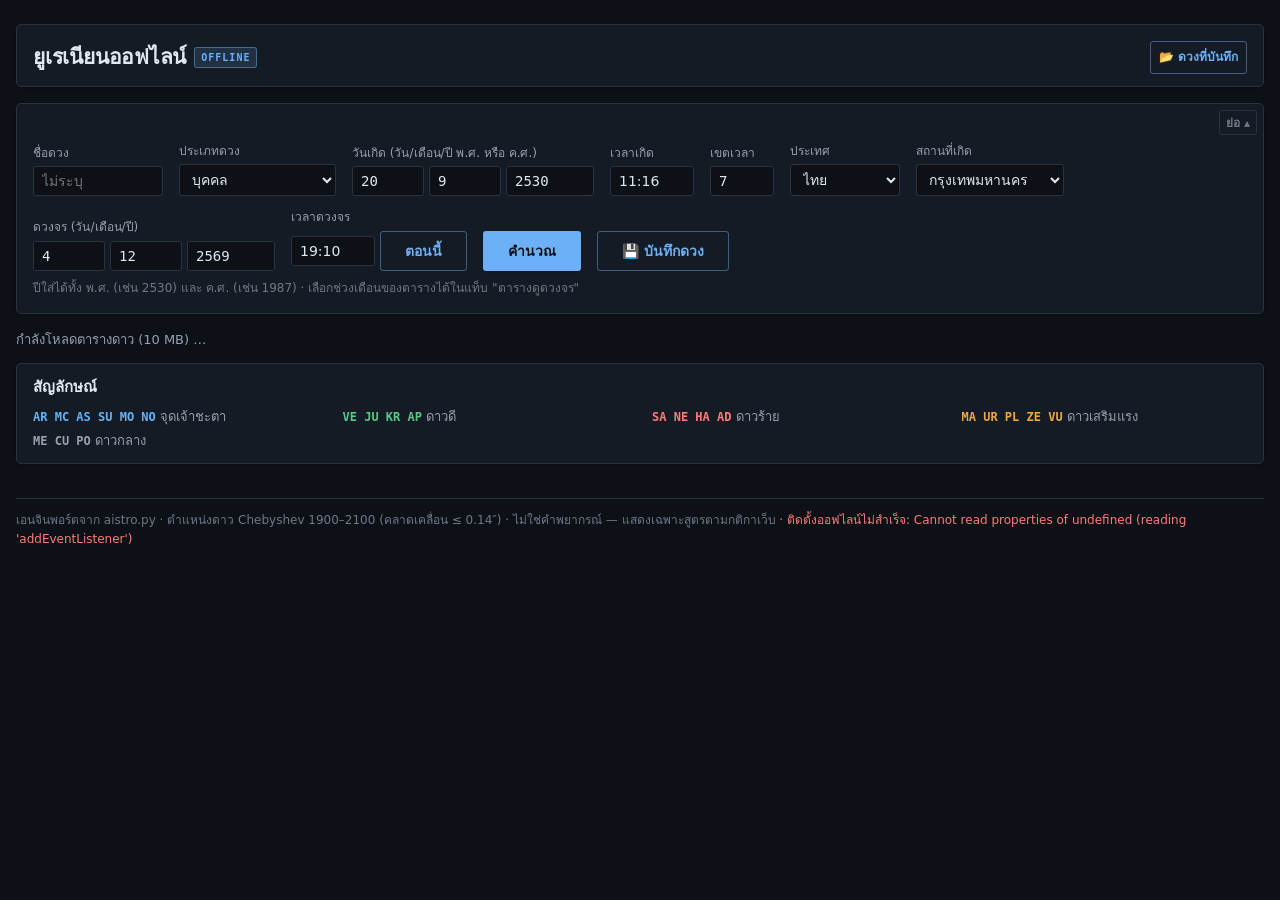
<file: index.html>
<!doctype html>
<html lang="th" data-theme="dark">
<head>
<meta charset="utf-8">
<meta name="viewport" content="width=device-width, initial-scale=1">
<title>Ur-Astro</title>
<style>
  :root { color-scheme: dark; }
  body { margin: 0; min-height: 100vh; display: grid; place-items: center;
         background: #0e1116; color: #e0e7ef; font: 16px/1.6 system-ui, sans-serif; }
  main { max-width: 360px; padding: 24px 16px; }
  h1 { font-size: 20px; margin: 0 0 4px; }
  p { color: #96a1b0; margin: 0 0 20px; font-size: 14px; }
  a { display: block; padding: 14px 16px; margin: 0 0 10px; border: 1px solid #2a3340;
      border-radius: 10px; color: #e0e7ef; text-decoration: none; background: #161b22; }
  a b { display: block; }
  a span { color: #96a1b0; font-size: 13px; }
</style>
</head>
<body>
<main>
  <h1>Ur-Astro</h1>
  <p id="note">แอปย้ายไปอยู่คนละโฟลเดอร์แล้ว — กำลังพาไปแอปยูเรเนียน …</p>
  <a href="uranian/"><b>ยูเรเนียนออฟไลน์</b><span>ghostzips.github.io/Ur-Astro/uranian/</span></a>
  <a href="map/"><b>แผนที่ดวง</b><span>ghostzips.github.io/Ur-Astro/map/</span></a>
</main>
<script>
// ถอน service worker รุ่นเก่าที่ขอบเขตราก (แอปยูเรเนียนก่อน v133) แล้วพาไปแอปยูเรเนียน
// ไม่แตะ worker ของ uranian/ และ map/ · เปิด ?stay ไว้ดูหน้านี้โดยไม่ถูกพาไป
(async () => {
  try {
    if ("serviceWorker" in navigator) {
      const root = new URL("./", location.href).href;
      for (const r of await navigator.serviceWorker.getRegistrations())
        if (r.scope === root) await r.unregister();
    }
  } catch (e) { /* ไม่มีสิทธิ์/ไม่รองรับ — ไปต่อได้ */ }
  if (!/[?&]stay\b/.test(location.search)) location.replace("uranian/");
  else document.getElementById("note").textContent = "เลือกแอป";
})();
</script>
</body>
</html>
</file>
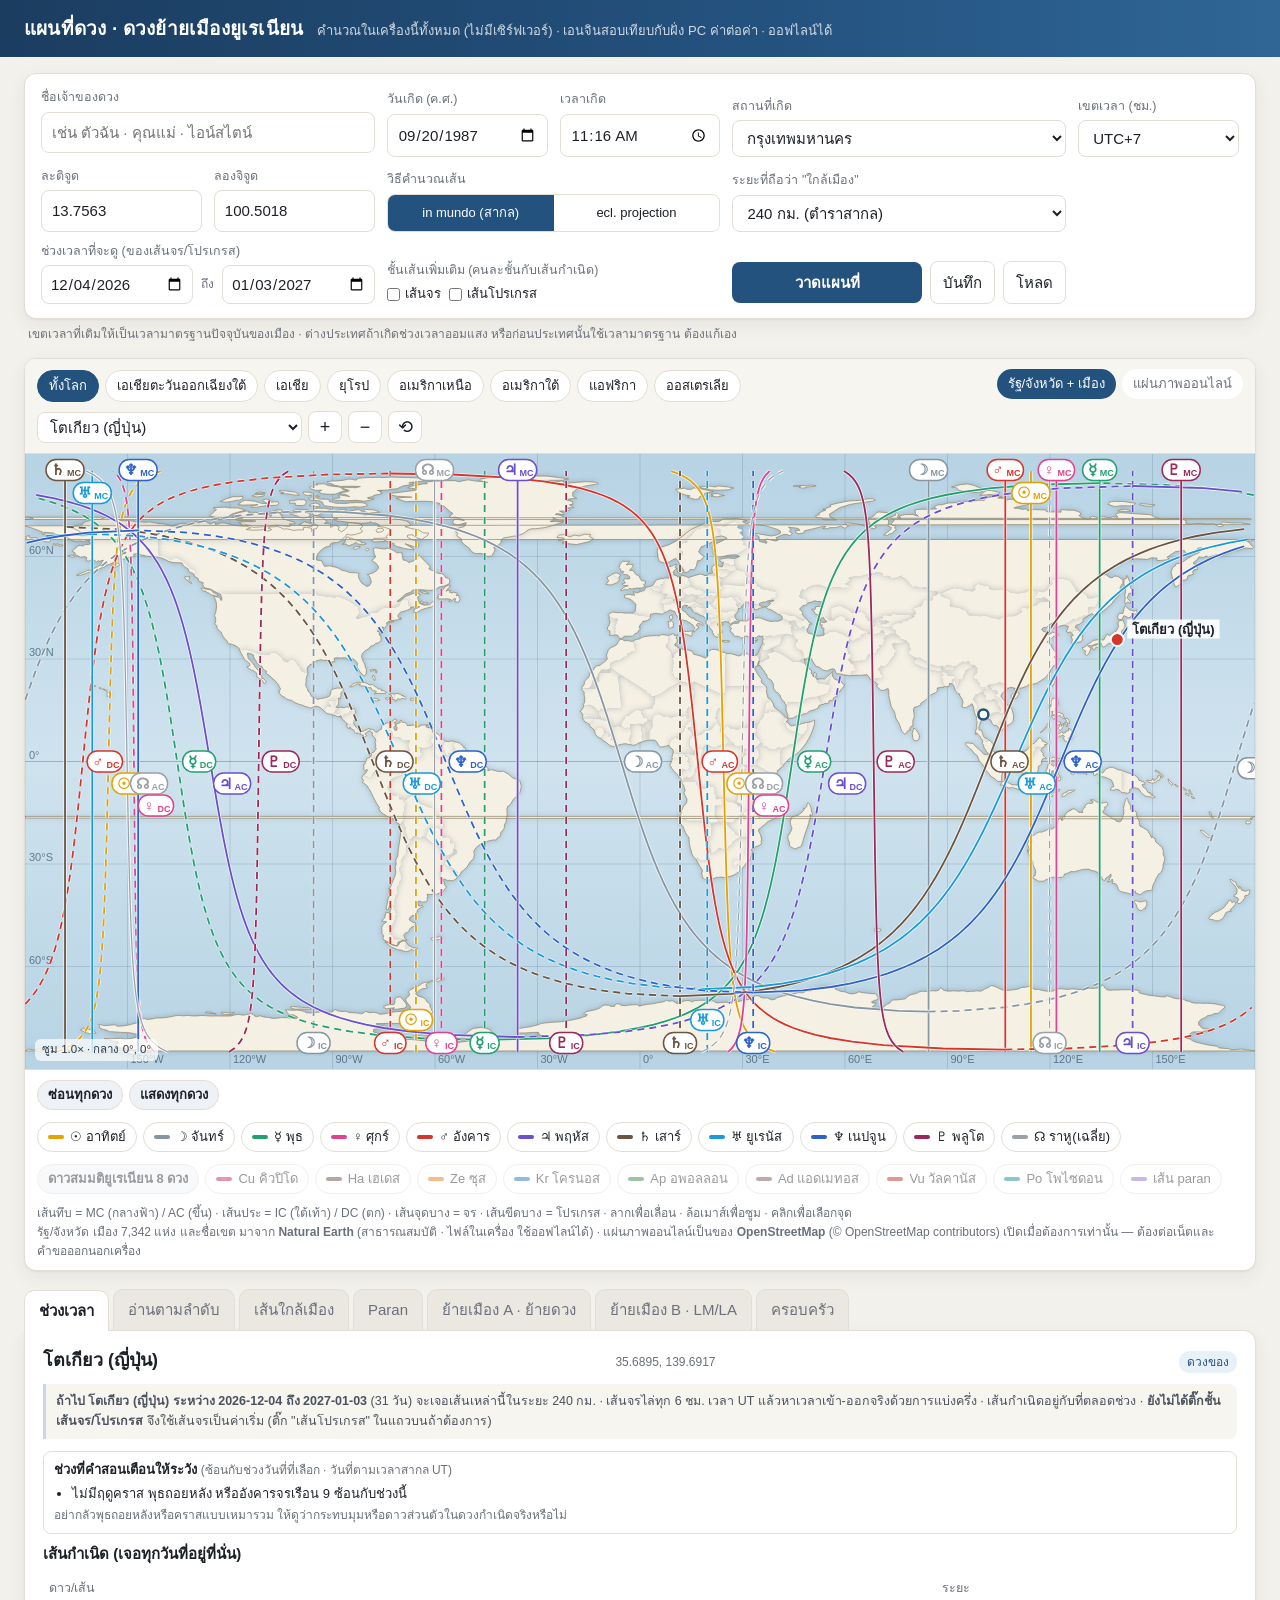
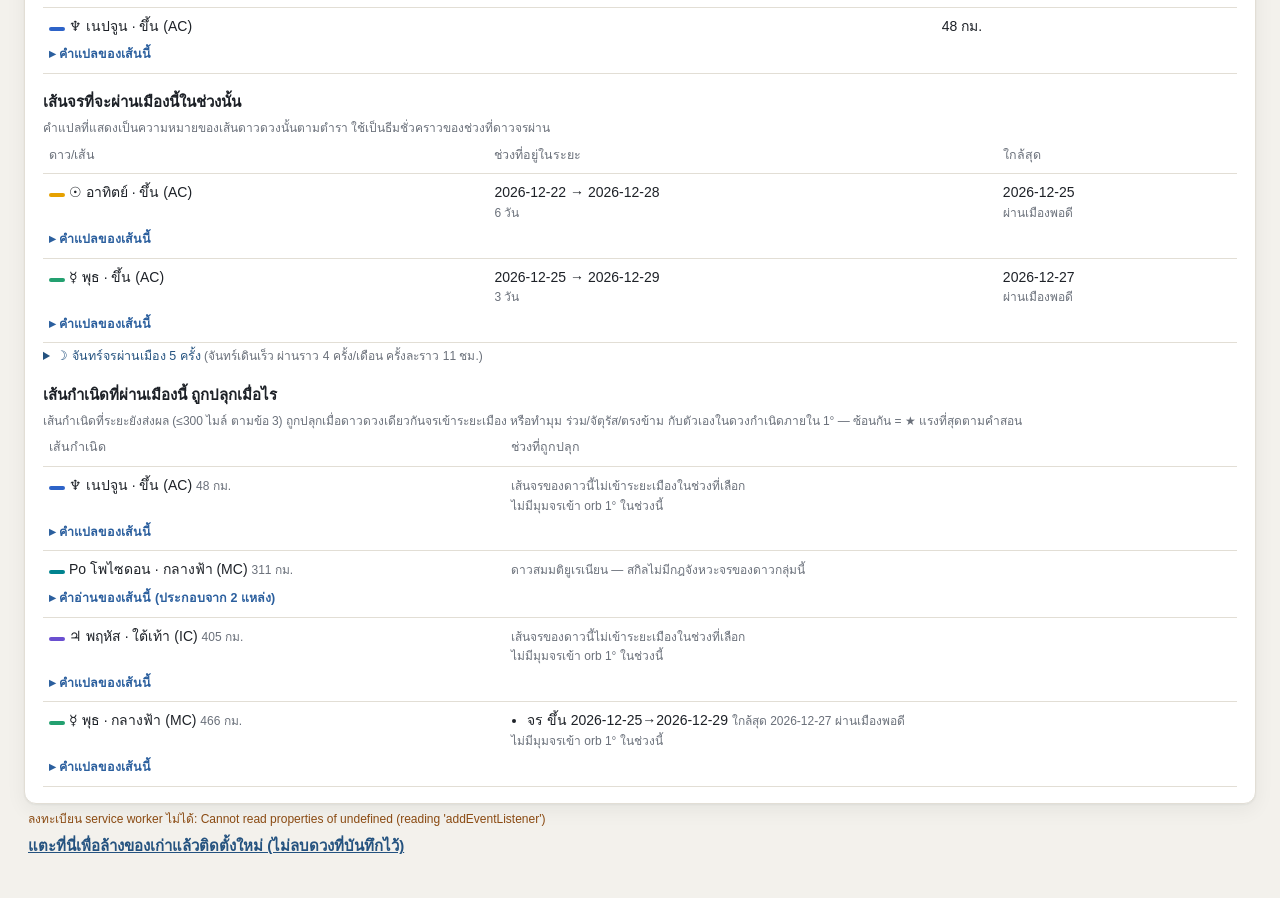
<file: map/index.html>
<!doctype html>
<html lang="th">
<head>
<meta charset="utf-8">
<meta name="viewport" content="width=device-width, initial-scale=1">
<title>แผนที่ดวง · ย้ายเมืองยูเรเนียน</title>
<link rel="manifest" href="./manifest.json">
<meta name="theme-color" content="#24527f">
<link rel="apple-touch-icon" href="./apple-touch-icon.png">
<link rel="icon" href="./icon.svg" type="image/svg+xml">
<style>
  :root{
    --bg:#f3f1ec;--card:#ffffff;--ink:#1d2127;--mute:#6a707a;--line:#e2ded5;--soft:#f7f5f0;
    --accent:#24527f;--accent-2:#3a7bb8;--warn:#b0601c;--radius:12px;
    --shadow:0 1px 2px rgba(20,30,40,.05),0 6px 20px rgba(20,30,40,.06);
  }
  *{box-sizing:border-box}
  body{margin:0;font:15px/1.55 -apple-system,"Sukhumvit Set","Noto Sans Thai",Tahoma,sans-serif;background:var(--bg);color:var(--ink)}
  header{padding:14px 24px;background:linear-gradient(90deg,#1b3d60,#24527f 60%,#2f6696);color:#fff;display:flex;gap:14px;align-items:baseline;flex-wrap:wrap}
  header h1{font-size:19px;margin:0;letter-spacing:.2px}
  header span{opacity:.8;font-size:13px}
  .wrap{max-width:1600px;margin:0 auto;padding:16px 24px 40px}
  @media (max-width:700px){.wrap{padding:12px 16px 32px}}
  .card{background:var(--card);border:1px solid var(--line);border-radius:var(--radius);box-shadow:var(--shadow)}
  /* ฟอร์มแถวบน */
  .form{display:grid;grid-template-columns:repeat(auto-fit,minmax(150px,1fr));gap:10px 12px;padding:14px 16px;align-items:end}
  .form .wide{grid-column:span 2}
  #fCoordBtn{display:none}
  #coordBtn{width:auto;padding:7px 12px;cursor:pointer;font-size:13px}
  /* ── จอมือถือ: ลำดับแถวตามที่ผู้ใช้สั่ง (22 ก.ย. 2026) — PC ไม่เปลี่ยน ──
     1 ชื่อ · 2 วันเกิด+เวลาเกิด · 3 สถานที่เกิด+เขตเวลา · 4 ช่วงเวลาที่จะดู · 5 วิธีคำนวณ+ชั้นเส้น+ระยะ · ปุ่ม
     ละติจูด/ลองจิจูดพับไว้ (เติมให้เองจากสถานที่เกิด) กดปุ่มเพื่อแก้เองได้ */
  @media (max-width:700px){
    .form{grid-template-columns:1fr 1fr}
    .form .wide{grid-column:span 2}
    #fOwner{order:1}
    #fDate{order:2}   #fTime{order:3}
    #fPlace{order:4;grid-column:span 1}   #fTz{order:5}
    #fRange{order:6}
    #fMethod{order:7} #fKinds{order:8}  #fOrb{order:9}
    #fCoordBtn{order:10;display:block}
    #fLat{order:11;display:none}  #fLon{order:12;display:none}
    .form.coords #fLat,.form.coords #fLon{display:block}
    #actions{order:13}
    #fRange .dyn{flex-wrap:nowrap}
    #fRange input[type=date]{flex:1;min-width:0}
  }
  label{display:block;font-size:12.5px;color:var(--mute);margin:0 0 4px}
  input,select,button{font:inherit;width:100%;padding:8px 10px;border:1px solid var(--line);border-radius:8px;background:#fff;color:var(--ink)}
  input:focus,select:focus{outline:2px solid #b9d2ea;border-color:var(--accent-2)}
  .seg{display:flex;border:1px solid var(--line);border-radius:8px;overflow:hidden}
  .seg button{border:0;border-radius:0;flex:1;cursor:pointer;background:#fff;font-size:13px;padding:8px 6px;white-space:nowrap}
  .seg button.on{background:var(--accent);color:#fff}
  button.primary{background:var(--accent);color:#fff;border:0;cursor:pointer;font-weight:600}
  button.primary:hover{background:var(--accent-2)}
  .hint{font-size:12px;color:var(--mute)}
  .row{display:flex;gap:8px;align-items:center;flex-wrap:wrap}
  .row input,.row select{flex:1;min-width:0}
  .row button{width:auto;white-space:nowrap;cursor:pointer;padding:8px 12px}
  .row button.danger{color:#b3261e;border-color:#e3bdb9}
  #savemsg{font-size:12.5px;color:#1d6b3a;margin:4px 0 0}
  #actions{position:relative}
  /* ลำดับความสำคัญของพื้นที่: ข้อความในปุ่มต้องไม่ถูกบีบก่อน แล้วค่อยยอมให้ตกบรรทัด
     เดิม #go เป็นตัวเดียวที่ยอมหด (flex:1;min-width:0) จอแคบ/ฟอนต์ใหญ่จึงบีบ "วาดแผนที่" จนเล็กมาก (ผู้ใช้แจ้ง 22 ก.ย. 2026) */
  #actions{flex-wrap:wrap}
  #actions button{padding:9px 12px;white-space:nowrap;flex:0 0 auto}
  #actions #go{flex:1 1 auto;min-width:-webkit-fit-content;min-width:fit-content}
  /* ป๊อปอัพเลือกดวง: เล็ก สะอาด ปิดง่าย · ใช้ .show() ไม่ใช่ showModal() ตามกติกาโปรเจกต์ (ไม่หรี่หน้าจอ) */
  #loaddlg{position:absolute;top:calc(100% + 6px);right:0;left:auto;margin:0;z-index:30;
    width:min(320px,calc(100vw - 40px));max-height:60vh;overflow:auto;padding:0;
    border:1px solid var(--line);border-radius:12px;box-shadow:0 10px 30px rgba(20,35,55,.22);background:#fff}
  #loaddlg::backdrop{background:transparent}
  .dlghead{display:flex;align-items:center;gap:8px;padding:9px 12px;border-bottom:1px solid var(--line);
    font-weight:600;font-size:14px;position:sticky;top:0;background:#fff}
  .dlghead button{width:auto;margin-left:auto;padding:2px 8px;border:0;background:transparent;cursor:pointer;font-size:16px;color:var(--mute)}
  .dlgrow{display:flex;align-items:center;border-bottom:1px solid var(--line)}
  .dlgrow:last-child{border-bottom:0}
  .dlgrow .pick{flex:1;text-align:left;border:0;border-radius:0;background:transparent;cursor:pointer;padding:10px 12px;min-height:42px}
  .dlgrow .pick b{display:block;font-size:14px}
  .dlgrow .pick span{font-size:12px;color:var(--mute)}
  .dlgrow .pick:hover{background:#f2f6fb}
  .dlgrow .rm{width:auto;border:0;background:transparent;color:#b3261e;cursor:pointer;padding:10px 12px;font-size:13px}
  .dlgempty{padding:14px 12px;font-size:13px;color:var(--mute)}
  .dyn{display:flex;gap:8px;align-items:center;flex-wrap:wrap}
  .dyn .ck{display:flex;align-items:center;gap:5px;margin:0;font-size:13px;color:var(--ink);white-space:nowrap}
  .dyn .ck input{width:auto;margin:0}
  .dyn input[type=date]{width:auto;flex:1;min-width:140px;padding:6px 8px}
  /* แผนที่ */
  .mapcard{margin-top:14px;overflow:hidden}
  .maptools{display:flex;flex-wrap:wrap;gap:8px;align-items:center;padding:10px 12px;border-bottom:1px solid var(--line);background:var(--soft)}
  .maptools .grp{display:flex;gap:6px;flex-wrap:wrap;align-items:center}
  .chip{width:auto;padding:5px 11px;border-radius:16px;font-size:13px;cursor:pointer;background:#fff}
  .chip.on{background:var(--accent);color:#fff;border-color:var(--accent)}
  .linebtn{display:inline-flex;width:auto;align-items:center;gap:4px;margin:2px 3px 2px 0;padding:2px 9px;border:1px solid #cfd6de;
    border-radius:14px;background:#fff;font:inherit;font-size:12.5px;cursor:pointer;white-space:nowrap}
  .linebtn:hover{border-color:var(--accent);background:#f2f6fb}
  .linebtn .sw{width:9px;height:9px;border-radius:50%;display:inline-block}
  .lbtns{margin-top:3px;display:flex;flex-wrap:wrap;gap:2px}
  .iconbtn{width:34px;height:32px;padding:0;font-size:18px;line-height:1;cursor:pointer;background:#fff}
  .maptools select{width:auto;min-width:210px;padding:5px 8px}
  .spacer{flex:1}
  #mapwrap{position:relative;width:100%;aspect-ratio:2/1;background:#bcd6e6;cursor:grab;touch-action:none}
  #mapwrap.drag{cursor:grabbing}
  /* มือถือ: กรอบ 2:1 สูงแค่ ~170px ป้าย 44 เส้นอัดกันจนอ่านไม่ได้ (ภาพจากเครื่องจริง 21 ก.ย. 2026) → กรอบ 4:5 */
  @media (max-width:700px){#mapwrap{aspect-ratio:4/5}}
  #map{width:100%;height:100%;display:block}
  #flashtip{position:absolute;left:8px;top:8px;background:rgba(20,28,38,.86);color:#fff;font-size:12.5px;
    padding:4px 10px;border-radius:14px;pointer-events:none}
  #tip{position:absolute;pointer-events:none;background:rgba(18,24,31,.9);color:#fff;font-size:12.5px;padding:5px 9px;border-radius:7px;display:none;white-space:nowrap;box-shadow:0 4px 12px rgba(0,0,0,.2)}
  #status{position:absolute;left:10px;bottom:8px;font-size:11.5px;color:#2b3a47;background:rgba(255,255,255,.7);padding:2px 7px;border-radius:6px}
  .legend{display:flex;flex-wrap:wrap;gap:6px;padding:10px 12px;border-top:1px solid var(--line)}
  .legend label{display:flex;align-items:center;gap:6px;margin:0;padding:4px 10px;border:1px solid var(--line);border-radius:16px;cursor:pointer;color:var(--ink);font-size:13px;background:#fff;user-select:none}
  .legend label.off{opacity:.45}
  .legend .legsep{flex-basis:100%;height:0}
  .legend label.group{font-weight:600;background:#eef2f7}
  .legend input{display:none}
  @media (max-width:700px){.legend{gap:8px}.legend label{padding:9px 13px;font-size:14px}}   /* เป้าแตะ ≥38px — ต้องอยู่หลังกฎ .legend label ข้างบน ไม่งั้นถูกทับ (เจอจริง) */
  .teach{margin-top:6px;font-size:12.5px}
  /* v16 ป้ายข้อเท็จจริงต่อเส้น + กล่องสรุปเมือง — พับไว้ก่อน แตะแล้วขยาย (จอมือถือไม่ยาวเกิน) */
  details.facts{margin-top:4px;font-size:12.5px}
  details.facts>summary{cursor:pointer;color:var(--accent)}
  details.facts ul,.citysum ul{margin:4px 0 0;padding-left:18px}
  details.facts li,.citysum li{margin:2px 0}
  .warn{color:#b0451f;font-weight:600}
  .famsel{display:flex;flex-wrap:wrap;gap:6px 14px;margin-top:6px}
  .famrow{display:flex;align-items:center;gap:6px;font-size:13.5px;color:var(--ink);margin:0}
  .famrow input{width:auto}
  .famrow select{width:auto;padding:2px 6px;font-size:12.5px}
  details.gstep{border-bottom:1px solid var(--line);padding:6px 0}
  details.gstep>summary{cursor:pointer;list-style:none;padding:6px 0}
  details.gstep>summary::-webkit-details-marker{display:none}
  details.gstep>summary .gtitle{display:block;font-weight:700;font-size:15px;color:var(--ink)}
  details.gstep>summary .gtitle::before{content:"▸ ";color:var(--accent)}
  details.gstep[open]>summary .gtitle::before{content:"▾ "}
  details.gstep>summary .gline{display:block;font-size:12.5px;color:var(--mute);margin-top:2px}
  .citysum{border:1px solid var(--line);border-radius:8px;padding:8px 10px;margin:8px 0;font-size:13px;background:#fff}
  .teach>summary{cursor:pointer;color:#2b5f9e;font-weight:600;list-style:none}
  .teach>summary::-webkit-details-marker{display:none}
  .teach>summary::before{content:"▸ ";}
  .teach[open]>summary::before{content:"▾ ";}
  .teach ul{margin:6px 0 0;padding-left:18px;color:#39434e;line-height:1.55}
  .teach li{margin-bottom:5px}
  .teach a{color:#2b5f9e;text-decoration:none;white-space:nowrap}
  .teach a:hover{text-decoration:underline}
  .rd{margin:6px 0 8px;font-size:13.5px;line-height:1.65;color:#2d3540}
  .rd p{margin:0 0 5px}
  .rd .note{background:#fbf6ea;border-left:3px solid #e0c894;padding:5px 9px;border-radius:0 6px 6px 0;font-size:12.5px;color:#6b5626}
  .rd .mv{background:#ffe9a8;border-radius:4px;padding:0 3px;font-weight:600}
  .gate{background:#eef4fb;border:1px solid #cfdfef;border-left:4px solid var(--accent);border-radius:8px;
    padding:9px 12px;margin:16px 0 4px;display:flex;flex-wrap:wrap;gap:8px;align-items:center}
  .hw{font-size:10.5px;padding:1px 6px;border-radius:9px;vertical-align:1px}
  .hw-เบา{background:#dff0e2;color:#276b3a}
  .hw-หนัก{background:#f7e3e0;color:#93361f}
  .dg-เกษตร,.dg-อุจ{color:#1d6b3a}
  .dg-ประ,.dg-นิจ{color:#a33f22}
  .ac-หนัก{color:#a33f22}
  .ac-ช่วย{color:#1d6b3a}
  .ac-ร่วม{color:#5c5348}
  .sum5{background:#f4f7fb;border:1px solid #dbe5ef;border-radius:10px;padding:10px 14px;margin:6px 0 12px}
  .sum5 .head{font-weight:600;margin:0 0 8px}
  .sum5 ul{margin:2px 0 10px;padding-left:20px}
  .sum5 ul.lite{margin:2px 0 6px;padding-left:16px;font-size:12.5px;color:#4a5462}
  .sum5 p{margin:6px 0 2px}
.cits{font-size:11.5px;color:#8b97a3}
  .read{margin:6px 0 2px;font-size:13px}
  .read ul{margin:0;padding-left:16px;line-height:1.6}
  .read li{margin-bottom:4px}
  .read li.w{color:#8a4a12}
  .tg{display:inline-block;font-size:10.5px;font-weight:700;padding:1px 6px;border-radius:9px;vertical-align:1px}
  .tg.both{background:#dff0e2;color:#276b3a}
  .tg.h{background:#e3ecf7;color:#2b5f9e}
  .tg.a{background:#f5ead6;color:#8a6420}
  .cits{overflow-wrap:anywhere}
  .cits a{color:#7a8794;text-decoration:none;font-size:11.5px;margin-left:4px}
  .cits a:hover{text-decoration:underline}
  .teach.ac>summary{color:#7a5a20}
  .teach.cat{border:1px solid var(--line);border-radius:10px;padding:8px 10px;margin-bottom:6px;background:#fcfbf8}
  .teach.cat>summary{font-size:14px}
  .teach2>summary{cursor:pointer;color:#6b7683;font-weight:500;margin-top:4px}
  .sw{width:16px;height:4px;border-radius:2px;display:inline-block;flex:none}
  .keys{padding:0 12px 10px;font-size:12px;color:var(--mute)}
  /* แผงข้อมูลเมือง */
  .tabs{display:flex;gap:4px;flex-wrap:wrap;margin:18px 0 0}
  .tabs button{width:auto;border:1px solid var(--line);border-bottom:0;border-radius:10px 10px 0 0;background:#ebe8e1;cursor:pointer;padding:8px 14px;color:var(--mute)}
  .tabs button.on{background:var(--card);color:var(--ink);font-weight:600;position:relative;top:1px}
  .panel{border-radius:0 var(--radius) var(--radius) var(--radius);padding:16px 18px}
  .tw{overflow-x:auto;-webkit-overflow-scrolling:touch}
  table.wide{min-width:640px}
  table.wide2{min-width:430px}                       /* ตารางหลายคอลัมน์ — เลื่อนแนวนอนแทนการบีบจนอ่านไม่ออก */
  .swipe{display:none;font-size:11.5px;color:var(--mute);margin:2px 0 6px}
  @media (max-width:760px){.swipe{display:block}}
  table{width:100%;border-collapse:collapse;font-size:14px}
  td,th{overflow-wrap:anywhere}
  td.num{white-space:nowrap;overflow-wrap:normal}          /* ตัวเลขระยะ/เวลา ห้ามแตกกลางคำเมื่อคอลัมน์ถูกบีบ */
  td.num .hint{white-space:nowrap}
  /* คำแปล/คำอ่านของเส้นได้แถวของตัวเองกว้างเต็มตาราง (liftReadings) — เดิมอยู่ในคอลัมน์แรก จอมือถือกว้าง ~130px
     ข้อความยาวถูกบีบเป็นเสาแคบ 2–3 คำต่อบรรทัด อีกสองคอลัมน์ว่างเปล่า (ภาพจากเครื่องจริง 21 ก.ย. 2026) */
  tr.has-rd>td{border-bottom:0;padding-bottom:2px}
  tr.rdrow>td{padding-top:0}
  tr.rdrow>td>details{max-width:calc(100vw - 56px)}      /* ตารางกว้างที่เลื่อนแนวนอนได้: คำแปลไม่ยืดเกินจอ */
  @media (max-width:520px){table{font-size:13px}th,td{padding:7px 4px}}
  /* ช่วงวันที่ "จาก → ถึง": จอแคบให้ขึ้น 2 บรรทัดได้ (ตัดระหว่างสองวัน ไม่ตัดกลางวันที่) — ไม่งั้นคอลัมน์ชื่อเส้นถูกบีบเหลือ 3 คำต่อบรรทัด */
  td.rng>span{white-space:nowrap}
  @media (max-width:520px){td.num.rng{white-space:normal}}
  th,td{text-align:left;padding:8px 6px;border-bottom:1px solid var(--line);vertical-align:top}
  th{color:var(--mute);font-weight:500;font-size:12.5px}
  .cols{display:grid;grid-template-columns:1fr 1fr;gap:18px}
  @media (max-width:1000px){.cols{grid-template-columns:1fr}}
  .badge{display:inline-block;font-size:12px;padding:2px 8px;border-radius:10px;background:#e8f0f8;color:var(--accent);margin-left:6px;font-weight:500}
  .warn{color:var(--warn);font-size:12px}
  .meaning{color:#3b4047;font-size:13.5px;margin:4px 0 0}
  .empty{color:var(--mute);font-size:14px;padding:8px 0}
  .src{font-size:12.5px;color:#4b525c;background:var(--soft);border-left:3px solid #c9d8e6;padding:8px 10px;margin:10px 0 12px;border-radius:0 8px 8px 0}
  .cityhead{display:flex;justify-content:space-between;align-items:baseline;gap:10px;flex-wrap:wrap}
  .cityhead h2{margin:0;font-size:18px}
  h3{font-size:15px;margin:4px 0 6px}
  .loading{opacity:.55;pointer-events:none}
</style>
</head>
<body>
<header>
  <h1>แผนที่ดวง · ดวงย้ายเมืองยูเรเนียน</h1>
  <span>คำนวณในเครื่องนี้ทั้งหมด (ไม่มีเซิร์ฟเวอร์) · เอนจินสอบเทียบกับฝั่ง PC ค่าต่อค่า · ออฟไลน์ได้</span>
  <span id="boot" style="opacity:1;font-weight:600">กำลังโหลดตารางดาว…</span>
</header>

<div class="wrap">
  <div class="card form" id="formcard">
    <div class="wide" id="fOwner"><label for="owner">ชื่อเจ้าของดวง</label>
      <input id="owner" type="text" maxlength="40" placeholder="เช่น ตัวฉัน · คุณแม่ · ไอน์สไตน์">
      <div id="savemsg"></div></div>
    <div id="fDate"><label for="date">วันเกิด (ค.ศ.)</label><input id="date" type="date" value="1987-09-20"></div>
    <div id="fTime"><label for="time">เวลาเกิด</label><input id="time" type="time" value="11:16"></div>
    <div class="wide" id="fPlace"><label for="place">สถานที่เกิด</label><select id="place"></select></div>
    <div id="fTz"><label for="tz">เขตเวลา (ชม.)</label><select id="tz"></select></div>
    <div class="wide" id="fCoordBtn"><button type="button" id="coordBtn">แก้พิกัดเอง (ละติจูด/ลองจิจูด)</button></div>
    <div id="fLat"><label for="lat">ละติจูด</label><input id="lat" type="number" step="0.0001"></div>
    <div id="fLon"><label for="lon">ลองจิจูด</label><input id="lon" type="number" step="0.0001"></div>
    <div class="wide" id="fMethod"><label>วิธีคำนวณเส้น</label>
      <div class="seg" id="method">
        <button data-v="mundo" class="on" title="มาตรฐาน Jim Lewis / ตำราสากล">in mundo (สากล)</button>
        <button data-v="eclpr" title="ไม่คิดละติจูดดาว ตรงกับลัคนา/MC ดวงปกติ">ecl. projection</button>
      </div></div>
    <div class="wide" id="fOrb"><label for="orb">ระยะที่ถือว่า "ใกล้เมือง"</label>
      <select id="orb">
        <option value="240">240 กม. (ตำราสากล)</option>
        <option value="483">483 กม. (สายคำสอน ระดับกลาง)</option>
        <option value="966">966 กม. (สายคำสอน สูงสุด)</option>
      </select></div>
    <div class="wide" id="fRange"><label for="dynDate">ช่วงเวลาที่จะดู (ของเส้นจร/โปรเกรส)</label>
      <div class="dyn">
        <input type="date" id="dynDate"> <span class="hint">ถึง</span> <input type="date" id="dynDate2">
      </div></div>
    <div class="wide" id="fKinds"><label>ชั้นเส้นเพิ่มเติม (คนละชั้นกับเส้นกำเนิด)</label>
      <div class="dyn">
        <label class="ck"><input type="checkbox" id="ckTransit"> เส้นจร</label>
        <label class="ck"><input type="checkbox" id="ckProg"> เส้นโปรเกรส</label>
      </div></div>
    <div class="wide row" id="actions">
      <button class="primary" id="go">วาดแผนที่</button>
      <button id="save" title="บันทึกดวงกำเนิดนี้ไว้ในเบราว์เซอร์เครื่องนี้">บันทึก</button>
      <button id="load" title="เลือกจากดวงที่เคยบันทึกไว้">โหลด</button>
      <dialog id="loaddlg">
        <div class="dlghead">ดวงที่บันทึกไว้ (เครื่องนี้)<button id="dlgx" title="ปิด">✕</button></div>
        <div id="dlglist"></div>
      </dialog>
    </div>
  </div>
  <div class="hint" id="tzwarn" style="margin:6px 4px 0"></div>

  <div class="card mapcard">
    <div class="maptools">
      <div class="grp" id="regions"></div>
      <div class="spacer"></div>
      <div class="grp" id="layers">
        <label class="chip on" id="ckDetail" title="เส้นแบ่งรัฐ/จังหวัด ชื่อเขต และเมืองทั่วโลก (ไฟล์ในเครื่อง)">รัฐ/จังหวัด + เมือง</label>
        <label class="chip" id="ckTiles" title="แผ่นภาพแผนที่จาก OpenStreetMap — ต้องต่อเน็ต และคำขอจะออกไปยังเซิร์ฟเวอร์ของ OSM">แผ่นภาพออนไลน์</label>
      </div>
      <div class="grp">
        <select id="city" title="เลือกเมือง"></select>
        <button class="iconbtn" id="zin" title="ซูมเข้า">+</button>
        <button class="iconbtn" id="zout" title="ซูมออก">−</button>
        <button class="iconbtn" id="zreset" title="ทั้งโลก">⟲</button>
      </div>
    </div>
    <div id="mapwrap"><canvas id="map"></canvas><div id="tip"></div><div id="status"></div><div id="flashtip" hidden></div></div>
    <div class="legend" id="legend"></div>
    <div class="keys">เส้นทึบ = MC (กลางฟ้า) / AC (ขึ้น) · เส้นประ = IC (ใต้เท้า) / DC (ตก) · เส้นจุดบาง = จร · เส้นขีดบาง = โปรเกรส · ลากเพื่อเลื่อน · ล้อเมาส์เพื่อซูม · คลิกเพื่อเลือกจุด<br>
    รัฐ/จังหวัด เมือง 7,342 แห่ง และชื่อเขต มาจาก <b>Natural Earth</b> (สาธารณสมบัติ · ไฟล์ในเครื่อง ใช้ออฟไลน์ได้) · แผ่นภาพออนไลน์เป็นของ <b>OpenStreetMap</b> (© OpenStreetMap contributors) เปิดเมื่อต้องการเท่านั้น — ต้องต่อเน็ตและคำขอออกนอกเครื่อง</div>
  </div>

  <div id="citybox" hidden>
    <div class="tabs" id="tabs">
      <button data-t="window" class="on">ช่วงเวลา</button>
      <button data-t="guide">อ่านตามลำดับ</button>
      <button data-t="near">เส้นใกล้เมือง</button>
      <button data-t="paran">Paran</button>
      <button data-t="relA">ย้ายเมือง A · ย้ายดวง</button>
      <button data-t="relB">ย้ายเมือง B · LM/LA</button>
      <button data-t="family">ครอบครัว</button>
    </div>
    <div class="card panel" id="panel"></div>
  </div>
</div>

<script src="./glyphs.js"></script>
<script src="./engine.js"></script>
<script src="./acg.js"></script>
<script src="./reading.js"></script>
<script src="./meanings.js"></script>
<script src="./places.js"></script>
<script src="./events.js"></script>
<script src="./timing.js"></script>
<script src="./api.js"></script>
<script>
const COLORS={SU:"#e6a100",MO:"#8796a3",ME:"#23a070",VE:"#e0428f",MA:"#d8352a",JU:"#6a4fd0",SA:"#6b5440",UR:"#1a9ad9",NE:"#2d63c8",PL:"#9b2a5a",MN:"#9aa0a6",
  CU:"#c2185b",HA:"#5d4037",ZE:"#ef6c00",KR:"#1565c0",AP:"#2e7d32",AD:"#6d4c41",VU:"#b71c1c",PO:"#00838f"};
const TNP=["CU","HA","ZE","KR","AP","AD","VU","PO"];
const REGIONS=[["ทั้งโลก",0,0,1],["เอเชียตะวันออกเฉียงใต้",110,8,4.2],["เอเชีย",100,32,2.4],["ยุโรป",15,50,4],["อเมริกาเหนือ",-98,42,3],["อเมริกาใต้",-60,-18,3],["แอฟริกา",20,2,2.8],["ออสเตรเลีย",140,-26,4]];
const $=s=>document.querySelector(s);
// โหลดข้อมูลที่เอนจินต้องใช้ทั้งหมด (ครั้งเดียวต่อการเปิดหน้า · service worker แคชไว้ให้ใช้ออฟไลน์)
const bootReady=(async()=>{
  await AISTRO.loadEphem("./ephem.bin.gz");          // ลองจิจูดดาว + เวลาดาราคติ + มุมเอียงโลก (ของแอปยูเรเนียน)
  await AISTRO.loadEphem("./beta.bin.gz");           // ละติจูดดาว + ราหูเฉลี่ย (ของแผนที่ดวง — tools/gen_beta.py)
  await AISTRO.loadDict("./dict.json.gz");           // ภาพดาว 2 ปัจจัย
  window.HOUSE_DICT=await (await fetch("./house_dict.json")).json(); AISTRO.initHouseDict(window.HOUSE_DICT);
  await MEANINGS.load("./readings.json.gz","./names.json");   // คำอ่าน (ตัวเลือก) + ชื่อดาว (บังคับ)
})();
// ข้อความทุกชิ้นที่มาจากไฟล์ข้อมูล/เซิร์ฟเวอร์ ต้องผ่าน esc() ก่อนต่อเป็น HTML
const esc=v=>String(v==null?"":v).replace(/[&<>"']/g,c=>({"&":"&amp;","<":"&lt;",">":"&gt;",'"':"&quot;","'":"&#39;"}[c]));
let places={th:[],intl:[]}, chart=null, cityData=null, city=null, land=null, method="mundo", tab="window", showParan=false, hover=null;
let dynamic=null;                       // {date_on, layers:{transit:[],progressed:[]}} — ชั้นแยก ไม่ปนเส้นกำเนิด
const dynKinds=()=>[...($("#ckTransit").checked?["transit"]:[]),...($("#ckProg").checked?["progressed"]:[])];
const DYN_STYLE={transit:{dash:[2,4],w:1.2},progressed:{dash:[6,3],w:1.2}};
const hidden=new Set(TNP);   // ดาวสมมติยูเรเนียนซ่อนไว้ก่อน กดปุ่มกลุ่มเพื่อแสดง
const view={cx:0,cy:0,k:1};

// ── สถานที่ ───────────────────────────────────────────────
function fillSelect(sel,withCustom){
  sel.innerHTML="";
  const g1=document.createElement("optgroup");g1.label="ไทย";places.th.forEach((p,i)=>g1.append(new Option(p.name,"th:"+i)));
  const g2=document.createElement("optgroup");g2.label="ต่างประเทศ";places.intl.forEach((p,i)=>g2.append(new Option(p.name,"intl:"+i)));
  sel.append(g1,g2); if(withCustom) sel.append(new Option("— จุดที่คลิกบนแผนที่ —","custom"));
}
const placeOf=v=>{const [k,i]=v.split(":");return places[k][+i]};
function setBirthPlace(){const v=$("#place").value;
  // ตัวเลือกของดวงที่บันทึกไว้: พิกัด/เขตเวลาติดมากับตัวเลือกเอง (dataset) — เดิม return เฉย ๆ
  // ผู้ใช้เลือกเมืองอื่นแล้วเลือกกลับ พิกัดจึงค้างเป็นของเมืองอื่นทั้งที่ช่องเขียนชื่อเดิม (ตรวจบั๊ก 29 ก.ย. 2026)
  if(v===SAVED_OPT){const o=$("#place").selectedOptions[0];
    if(o&&o.dataset.lat!==undefined){$("#lat").value=o.dataset.lat;$("#lon").value=o.dataset.lon;setTz(+o.dataset.tz)}
    return}
  const p=placeOf(v);$("#lat").value=p.lat;$("#lon").value=p.lon;setTz(p.tz)}

// ── เขตเวลา: ตัวเลือก (ผู้ใช้สั่ง 22 ก.ย. 2026) ค่าเริ่มต้น +7 ─────────────────────────────
// ครอบเขตเวลาที่ใช้จริงทั่วโลก รวมครึ่ง/เศษชั่วโมง · ถ้าเมืองไหนมีค่าที่ไม่อยู่ในรายการ ให้เพิ่มตัวเลือกนั้นเอง
// (ห้ามปัดหรือปล่อยให้ค่าไม่ถูกตั้ง เพราะเขตเวลาเข้าสูตรคำนวณโดยตรง)
const TZ_LIST=[-12,-11,-10,-9.5,-9,-8,-7,-6,-5,-4,-3.5,-3,-2,-1,0,1,2,3,3.5,4,4.5,5,5.5,5.75,6,6.5,6.7,7,8,8.75,9,9.5,10,10.5,11,12,12.75,13,14];
// 6.7 ชม. = 6:42 เวลาท้องถิ่นกรุงเทพที่ไทยใช้ก่อน 1 เม.ย. 1920 (ผู้ใช้สั่งเพิ่มคำเตือนเขตเวลา 29 ก.ย. 2026)
// แสดงเป็น ชม.:นาที (เดิม "UTC+5.75" "UTC−9.5" อ่านยาก · ตรวจบั๊กรอบ 3)
const tzTxt=v=>{if(v===6.7)return "UTC+6:42 (ไทยก่อน 1920)";const a=Math.abs(v),h=Math.floor(a),m=Math.round((a-h)*60);
  return `UTC${v>=0?"+":"−"}${h}${m?":"+String(m).padStart(2,"0"):""}`};
function fillTz(){const s=$("#tz");s.innerHTML="";TZ_LIST.forEach(v=>s.append(new Option(tzTxt(v),String(v))));s.value="7"}
// คำเตือนเขตเวลา: เมืองในรายการมีค่าเดียวตายตัว = เวลามาตรฐานปัจจุบัน — ไม่รู้เวลาออมแสงหรือเวลาท้องถิ่นยุคเก่า
function tzWarn(){const el=$("#tzwarn");if(!el)return;
  // เทียบทั้งวันที่ — ไทยเปลี่ยนเป็น +7 วันที่ 1 เม.ย. 1920 (เดิมเทียบแค่ปี ม.ค.–มี.ค. 1920 หลุดคำเตือน · ตรวจบั๊กรอบ 3)
  const dt=$("#date").value||"",tv=$("#tz").value,th=/^th:/.test($("#place").value)||tv==="7";
  const old=/^\d{4}-/.test(dt)&&dt<"1920-04-01"&&th&&tv!=="6.7";
  el.innerHTML=(old?`<b style="color:var(--warn,#c0392b)">⚠ เกิดก่อน 1 เม.ย. 1920 (พ.ศ. 2463): ไทยยังใช้เวลาท้องถิ่นกรุงเทพ +6:42 ไม่ใช่ +7 — ถ้าเกิดในไทย ให้เลือกเขตเวลา "UTC+6:42"</b><br>`:"")+
    "เขตเวลาที่เติมให้เป็นเวลามาตรฐานปัจจุบันของเมือง · ต่างประเทศถ้าเกิดช่วงเวลาออมแสง หรือก่อนประเทศนั้นใช้เวลามาตรฐาน ต้องแก้เอง"}
function setTz(v){const s=$("#tz"),val=String(v);
  if(![...s.options].some(o=>o.value===val)){const o=new Option(tzTxt(+v)+" (จากข้อมูลเมือง)",val);
    s.append(o);}                      // ค่าแปลกต้องโผล่ให้เห็น ไม่ใช่เงียบแล้วใช้ค่าเดิมผิด ๆ
  s.value=val}

// ── ดวงที่บันทึกไว้ (localStorage ของเบราว์เซอร์นี้เท่านั้น — ไม่ส่งออกไปไหน ไม่ซิงก์ข้ามเครื่อง) ──────────
// เก็บเฉพาะสิ่งที่เป็น "ตัวดวงกำเนิด": ชื่อเจ้าของ วัน เวลา สถานที่ พิกัด เขตเวลา วิธีคำนวณเส้น ระยะที่ถือว่าใกล้
// ไม่เก็บเมืองที่กำลังดู/ช่วงวันที่จร เพราะเป็นสิ่งที่เปลี่ยนไปมาระหว่างอ่าน ไม่ใช่ของดวง
const STORE="acg_charts_v1", SAVED_OPT="saved";
function savedList(){try{const v=JSON.parse(localStorage.getItem(STORE)||"[]");if(!Array.isArray(v))return [];
  // รายการที่เสีย (null/ไม่มีชื่อ) ต้องถูกข้าม — เดิมรายการเดียวทำป๊อปอัพโหลดว่างทั้งหมด (ตรวจบั๊กรอบ 2, 29 ก.ย. 2026)
  return v.filter(c=>c&&typeof c==="object"&&typeof c.name==="string"&&typeof c.date==="string"&&Number.isFinite(+c.tz)&&c.tz!==null&&c.tz!=="")}catch(e){return []}}
function writeSaved(l){try{localStorage.setItem(STORE,JSON.stringify(l));return true}
  catch(e){alert("บันทึกไม่ได้ (พื้นที่เก็บของเบราว์เซอร์เต็มหรือถูกปิดไว้): "+e.message);return false}}
// ชื่อจริงของสถานที่ — ตัวเลือกของดวงที่บันทึกไว้เก็บชื่อจริงใน dataset (ข้อความบนจอมีวงเล็บต่อท้าย)
// เดิมบันทึกข้อความบนจอไปตรง ๆ ชื่อจึงพอก "(จากดวงที่บันทึก)" ซ้อนเพิ่มทุกรอบ (ตรวจบั๊ก 29 ก.ย. 2026)
function placeName(){const o=$("#place").selectedOptions[0];return o?(o.dataset.name!==undefined?o.dataset.name:o.textContent):""}
function currentChart(){return {name:$("#owner").value.trim(),date:$("#date").value,time:$("#time").value,
  place:$("#place").value,place_name:placeName(),lat:numField("#lat","ละติจูด"),lon:numField("#lon","ลองจิจูด"),
  tz:+$("#tz").value,method,orb:$("#orb").value}}
// ป๊อปอัพเลือกดวง — สร้างใหม่ทุกครั้งที่เปิด จึงไม่มีทางแสดงรายการที่ถูกลบไปแล้ว
function fillSaved(){
  const l=savedList(),box=$("#dlglist");box.innerHTML="";
  if(!l.length){box.innerHTML=`<div class="dlgempty">ยังไม่มีดวงที่บันทึกไว้ — กรอกดวงแล้วกด "บันทึกดวง"</div>`;return}
  l.forEach((c,i)=>{
    const row=document.createElement("div");row.className="dlgrow";
    row.innerHTML=`<button class="pick" data-i="${i}"><b>${esc(c.name)}</b><span>${esc(c.date)} ${esc(c.time)} · ${esc(c.place_name||"")}</span></button>`+
      `<button class="rm" data-rm="${i}" title="ลบดวงนี้">ลบ</button>`;
    box.append(row);
  });
}
function closeLoad(){const d=$("#loaddlg");if(d.open)d.close()}
async function applyChart(c){
  $("#owner").value=c.name;$("#date").value=c.date;$("#time").value=c.time;
  selectSavedPlace(c);
  $("#lat").value=c.lat;$("#lon").value=c.lon;setTz(c.tz);
  method=c.method||"mundo";[...$("#method").children].forEach(b=>b.classList.toggle("on",b.dataset.v===method));
  if([...$("#orb").options].some(o=>o.value===String(c.orb)))$("#orb").value=String(c.orb);
  $("#savemsg").textContent=`โหลด "${c.name}" แล้ว`;
  tzWarn(); invalidatePanels(); await drawChart();      // ทุกแผงขึ้นกับดวงกำเนิด ต้องคำนวณใหม่ทั้งหมด
}
// เลือกสถานที่เกิดของดวงที่โหลด: รายชื่อเมืองอาจเปลี่ยนลำดับ/หายไป — ยืนยันด้วย "ชื่อ" เสมอ ไม่เชื่อ index
// หาไม่เจอก็ยังโหลดได้ โดยทำตัวเลือกชั่วคราวจากพิกัดที่บันทึกไว้ (ไม่เงียบ ๆ เปลี่ยนเป็นเมืองอื่น)
function selectSavedPlace(c){
  const sel=$("#place");
  [...sel.querySelectorAll(`option[value="${SAVED_OPT}"]`)].forEach(o=>o.remove());
  const byVal=[...sel.options].find(o=>o.value===c.place&&o.textContent===c.place_name);
  const byName=byVal||[...sel.options].find(o=>o.textContent===c.place_name);
  if(byName){sel.value=byName.value;return}
  const o=new Option((c.place_name||"พิกัดที่บันทึกไว้")+" (จากดวงที่บันทึก)",SAVED_OPT);
  Object.assign(o.dataset,{name:c.place_name||"",lat:c.lat,lon:c.lon,tz:c.tz});   // ติดพิกัดไว้กับตัวเลือก
  sel.append(o);sel.value=SAVED_OPT;
}
// ป้ายชื่อเจ้าของวาดไว้เสมอ (ซ่อนเมื่อว่าง) แล้วอัปเดตเฉพาะป้าย — ไม่วาดแผงใหม่ทุกตัวอักษร
// เดิม renderPanel() ทุก keystroke ทำให้ <details> ที่กางไว้หุบหมด และเลื่อนจอกระโดด (ตรวจบั๊ก 29 ก.ย. 2026)
function ownerTag(){const n=$("#owner").value.trim();return `<span class="badge ownertag"${n?"":" hidden"}>ดวงของ ${esc(n)}</span>`}
function refreshOwnerTags(){const n=$("#owner").value.trim();
  document.querySelectorAll("#panel .ownertag").forEach(el=>{el.textContent="ดวงของ "+n;el.hidden=!n})}

// ── แผนที่ equirectangular + ซูม/เลื่อน ─────────────────────
const cv=$("#map"), ctx=cv.getContext("2d"), wrap=$("#mapwrap");
let W=0,H=0;
function size(){const r=wrap.getBoundingClientRect();const d=devicePixelRatio||1;W=r.width;H=r.height;cv.width=W*d;cv.height=H*d;ctx.setTransform(d,0,0,d,0,0);clampView();draw()}
// มาตราส่วนเดียวกันทั้งสองแกน: พิกเซลต่อองศา = k·W/360 — กรอบ 2:1 (PC) ได้ค่าเท่าเดิมทุกประการ เพราะ H/180 = W/360
// แต่กรอบทรงอื่น (มือถือ 4:5) แผนที่ไม่บิด · ซูมต่ำสุด KMIN = พอดีให้โลกเต็มความสูงกรอบ (PC = 1 เหมือนเดิม)
const PPD=()=>view.k*W/360;
const X=lon=>(lon-view.cx)*PPD()+W/2, Y=lat=>(view.cy-lat)*PPD()+H/2;
const LON=x=>(x-W/2)/PPD()+view.cx, LAT=y=>view.cy-(y-H/2)/PPD();
const KMIN=()=>{const r=W?2*H/W:1;return r>1.02?r:1};
const COMPACT=()=>W>0&&W<520;          // จอแคบ: ป้ายเล็กลง ไม่ซ้อนแถวลึก ป้ายที่ชนกันไม่วาด (เส้นยังอยู่ แตะดูชื่อได้)
function clampView(){view.k=Math.min(60,Math.max(KMIN(),view.k));const hx=180/view.k,hy=W?Math.min(90,180*H/(W*view.k)):90/view.k;view.cx=Math.min(180-hx,Math.max(-180+hx,view.cx));view.cy=Math.min(90-hy,Math.max(-90+hy,view.cy))}
function zoomAt(px,py,f,fast){const lo=LON(px),la=LAT(py);view.k*=f;clampView();view.cx+=lo-LON(px);view.cy+=la-LAT(py);clampView();fast?gestureDraw():draw()}
function setRegion(i){const r=REGIONS[i];view.cx=r[1];view.cy=r[2];view.k=r[3];clampView();[...$("#regions").children].forEach((b,j)=>b.classList.toggle("on",j===i));draw()}

function path(pts,lonFirst){ // pts: [[lat,lon]] (เส้นดาว) หรือ [[lon,lat]] (ขอบทวีป)
  const q=PPD(),ox=W/2-view.cx*q,oy=H/2+view.cy*q;      // คำนวณครั้งเดียวต่อเส้น (เดิมเรียก X()/Y() ทุกจุด ~12,000 จุด/เฟรม)
  for(let i=0;i<pts.length;i++){const p=pts[i],x=(lonFirst?p[0]:p[1])*q+ox,y=oy-(lonFirst?p[1]:p[0])*q;i?ctx.lineTo(x,y):ctx.moveTo(x,y)}
}
function draw(){
  if(!W) return;
  const ocean=ctx.createLinearGradient(0,0,0,H);ocean.addColorStop(0,"#b7d3e4");ocean.addColorStop(.5,"#cfe3ee");ocean.addColorStop(1,"#b7d3e4");
  ctx.fillStyle=ocean;ctx.fillRect(0,0,W,H);
  drawTiles();          // ถ้าเปิดแผ่นภาพออนไลน์ ให้เป็นพื้นหลังแทนสีพื้น (เส้นดาว/ป้ายวาดทับด้านบน)
  // กริด
  const step=view.k>=5?10:view.k>=2.5?15:30;
  ctx.strokeStyle="rgba(40,70,100,.16)";ctx.lineWidth=1;ctx.font="11px sans-serif";ctx.fillStyle="rgba(30,55,80,.6)";
  for(let lo=-180;lo<=180;lo+=step){const x=X(lo);if(x<-1||x>W+1)continue;ctx.beginPath();ctx.moveTo(x,0);ctx.lineTo(x,H);ctx.stroke();if(lo>-180&&lo<180)ctx.fillText((lo>0?lo+"°E":lo<0?-lo+"°W":"0°"),x+3,H-6)}
  for(let la=-90+step;la<90;la+=step){const y=Y(la);if(y<0||y>H)continue;ctx.strokeStyle=la===0?"rgba(40,70,100,.32)":"rgba(40,70,100,.16)";ctx.beginPath();ctx.moveTo(0,y);ctx.lineTo(W,y);ctx.stroke();ctx.fillText((la>0?la+"°N":la<0?-la+"°S":"0°"),4,y-3)}
  drawGeo();
  drawDetail();
  const badgeState={top:[],bottom:[],mid:[]};
  const flashLine=flash&&chart?chart.lines.find(l=>l.body===flash.body&&l.angle===flash.angle):null;
  if(dynamic){                      // วาดก่อนเส้นกำเนิด เพื่อให้เส้นกำเนิดเด่นกว่า
    for(const [kind,lines] of Object.entries(dynamic.layers)){
      const st=DYN_STYLE[kind];
      for(const l of lines){
        if(hidden.has(l.body))continue;
        ctx.setLineDash(st.dash);
        for(const seg of l.segments){
          ctx.strokeStyle="rgba(255,255,255,.7)";ctx.lineWidth=st.w+2;ctx.beginPath();path(seg,false);ctx.stroke();
          ctx.strokeStyle=COLORS[l.body];ctx.lineWidth=st.w;ctx.beginPath();path(seg,false);ctx.stroke();
        }
      }
    }
    ctx.setLineDash([]);
  }
  if(chart){
    if(showParan){ctx.lineWidth=1;for(const p of chart.parans){if(hidden.has(p.a)||hidden.has(p.b))continue;const y=Y(p.lat);ctx.strokeStyle="rgba(110,70,160,.22)";ctx.beginPath();ctx.moveTo(0,y);ctx.lineTo(W,y);ctx.stroke()}}
    for(const l of chart.lines){
      if(hidden.has(l.body))continue;
      const isHover=hover&&hover.line===l, dash=l.angle==="IC"||l.angle==="DC"?[7,5]:[];
      for(const s of l.segments){
        ctx.setLineDash(dash);
        ctx.strokeStyle="rgba(255,255,255,.75)";ctx.lineWidth=(isHover?5:3.4);ctx.beginPath();path(s,false);ctx.stroke();
        ctx.strokeStyle=COLORS[l.body];ctx.lineWidth=isHover?3.2:(l.body==="MN"?1.2:l.group==="uranian"?1.4:1.8);ctx.beginPath();path(s,false);ctx.stroke();
      }
    }
    ctx.setLineDash([]);
    if(flashLine){        // เส้นที่ผู้ใช้กดจากคำแนะนำ — เรืองแสงเต้นเป็นจังหวะ ~1.4 ครั้ง/วินาที จนครบ 7 วินาที
      const t=performance.now()/1000, pulse=(Math.sin(t*9)+1)/2;            // 0..1
      ctx.setLineDash(flashLine.angle==="IC"||flashLine.angle==="DC"?[7,5]:[]);
      for(const seg of flashLine.segments){
        ctx.strokeStyle=`rgba(255,255,255,${.35+.5*pulse})`;ctx.lineWidth=9+7*pulse;
        ctx.beginPath();path(seg,false);ctx.stroke();
        ctx.strokeStyle=COLORS[flashLine.body];ctx.lineWidth=2.5+2.5*pulse;
        ctx.beginPath();path(seg,false);ctx.stroke();
      }
      ctx.setLineDash([]);
    }
    // ป้ายสัญลักษณ์ดาว: MC ขอบบน · IC ขอบล่าง · AC/DC ที่ละติจูดกลางจอ — ป้ายที่ชนกันเลื่อนลงแถวถัดไป
    // ป้าย: สัญลักษณ์ดาวตัวใหญ่ + อักษรมุม (MC/IC/AC/DC) ตัวเล็กห้อยท้าย · dashed = ชั้นจร/โปรเกรส
    // ดาวสมมติยูเรเนียน: วาดจากเส้นขอบจริงของฟอนต์ (ไฟล์เดียวกับแอป)
    // ต้องจัดกลางจาก bbox จริงของแต่ละตัว เพราะพิกัดในไฟล์ไม่ได้อยู่กลางกรอบ 0..1 (บางตัว y ถึง 1.16)
    const uranPath=(code,x,y,size)=>{
      const g=(globalThis.URAN_GLYPHS||{})[code]; if(!g||!g.length) return false;
      let bb=uranPath.bb=uranPath.bb||{};
      if(!bb[code]){ let x0=9,y0=9,x1=-9,y1=-9;
        for(const c of g) for(let i=1;i<c.length;i+=2){const px=c[i],py=c[i+1];
          if(px<x0)x0=px; if(px>x1)x1=px; if(py<y0)y0=py; if(py>y1)y1=py;}
        bb[code]={x0,y0,w:x1-x0,h:y1-y0}; }
      const b=bb[code], sc=size/Math.max(b.w,b.h);
      ctx.save();ctx.translate(x-(b.x0+b.w/2)*sc, y-(b.y0+b.h/2)*sc);ctx.scale(sc,sc);ctx.beginPath();
      for(const c of g){ if(c[0]==="M")ctx.moveTo(c[1],c[2]); else if(c[0]==="L")ctx.lineTo(c[1],c[2]);
        else if(c[0]==="Q")ctx.quadraticCurveTo(c[1],c[2],c[3],c[4]);
        else if(c[0]==="C")ctx.bezierCurveTo(c[1],c[2],c[3],c[4],c[5],c[6]); else if(c[0]==="Z")ctx.closePath(); }
      ctx.fill();ctx.restore();return true;
    };
    window.__badge=(x,y,l,dash)=>{
      const cp=COMPACT(), big=cp?12:15, small=cp?7.5:9, uran=l.group==="uranian";
      ctx.font=`bold ${small}px sans-serif`; const aw=ctx.measureText(l.angle).width;
      ctx.font=`bold ${big}px sans-serif`;   const gw=uran?big*0.9:ctx.measureText(l.glyph).width;
      const bw=gw+aw+(cp?8:11), bh=cp?17:21;
      ctx.fillStyle=dash?"rgba(255,255,255,.82)":"#fff";ctx.strokeStyle=COLORS[l.body];ctx.lineWidth=dash?1:1.5;
      ctx.setLineDash(dash?[3,2]:[]);
      ctx.beginPath();ctx.roundRect?ctx.roundRect(x-bw/2,y-bh/2,bw,bh,10):ctx.rect(x-bw/2,y-bh/2,bw,bh);ctx.fill();ctx.stroke();
      ctx.setLineDash([]);
      ctx.fillStyle=COLORS[l.body];ctx.textAlign="left";ctx.textBaseline="middle";
      const gx=x-bw/2+(cp?4:5);
      // ถ้าไม่มีเส้นขอบ (เช่นไฟล์ glyphs.js โหลดไม่ได้) ต้องถอยไปใช้ตัวอักษร ไม่ปล่อยป้ายว่าง
      if(!uran || !uranPath(l.body,gx+gw/2,y,big*1.05)){ctx.font=`bold ${big}px sans-serif`;ctx.fillText(l.glyph,gx,y+1)}
      ctx.font=`bold ${small}px sans-serif`;ctx.fillText(l.angle,gx+gw+(cp?2:3),y+(cp?3:4));
      ctx.textBaseline="alphabetic";ctx.textAlign="left";
    };
    const badge=window.__badge;
    const placed=badgeState;
    // put คืน null = แถวเต็มแล้ว ไม่วาดป้ายนี้ (จอแคบให้ 2 แถว) — นับไว้บอกผู้ใช้ใน #status ไม่ซ่อนเงียบ ๆ
    const put=window.__put=(key,x,y0,dir)=>{const cp=COMPACT(),gap=cp?33:42,rh=cp?19:23,maxRow=cp?2:99;let row=0;
      while(placed[key].some(p=>p.row===row&&Math.abs(p.x-x)<gap))row++;
      if(row>=maxRow){placed.skipped=(placed.skipped||0)+1;return null}
      placed[key].push({x,row});return y0+dir*row*rh};
    // ป้ายกลางจอ (AC/DC): PC ซ้อนลงล่างเหมือนเดิม · จอแคบ ป้ายที่ชนกันไม่วาด
    const putMid=window.__putMid=(x,y)=>{const cp=COMPACT();
      const n=placed.mid.filter(p=>Math.abs(p.x-x)<(cp?34:40)&&Math.abs(p.y-y)<(cp?19:22)).length;
      if(cp&&n){placed.skipped=(placed.skipped||0)+1;return null}
      placed.mid.push({x,y,row:0});return y+n*22};
    const items=[];
    for(const l of chart.lines){
      if(hidden.has(l.body))continue;
      if(l.angle==="MC"||l.angle==="IC"){const x=X(l.segments[0][0][1]);if(x>=10&&x<=W-10)items.push({l,x,key:l.angle==="MC"?"top":"bottom"});continue}
      let best=null;                      // จุดบนเส้นที่ละติจูดใกล้กลางจอที่สุด และอยู่ในจอ
      for(const s of l.segments)for(const [la,lo] of s){const x=X(lo),y=Y(la);if(x<20||x>W-20||y<40||y>H-40)continue;const d=Math.abs(la-view.cy);if(!best||d<best.d)best={d,x,y}}
      if(best)items.push({l,x:best.x,y:best.y,key:"mid"});
    }
    items.sort((a,b)=>a.x-b.x);
    for(const it of items){
      // เส้นที่กำลังชี้/แตะอยู่ต้องมีป้ายเสมอ (วาดทีหลังสุด ด้านล่าง) — ที่เหลือวาดเท่าที่ไม่ชนกัน
      if(hover&&hover.line===it.l)continue;
      let y;
      if(it.key==="top"){y=put("top",it.x,COMPACT()?13:16,1);if(y!==null)badge(it.x,y,it.l)}
      else if(it.key==="bottom"){y=put("bottom",it.x,H-26,-1);if(y!==null)badge(it.x,y,it.l)}
      else{y=putMid(it.x,it.y);if(y!==null)badge(it.x+(COMPACT()?17:22),y,it.l)}
    }
  }
  // ป้ายชั้นจร/โปรเกรส — สัญลักษณ์เดียวกัน กรอบประ เพื่อไม่ให้สับสนกับเส้นกำเนิด
  if(dynamic&&typeof drawDynBadges==="function") drawDynBadges(badgeState);
  if(chart&&hover&&hover.line&&!hidden.has(hover.line.body)&&window.__badge){     // ป้ายของเส้นที่ชี้/แตะ — ทับบนสุดเสมอ
    const l=hover.line;let bx=null,by=null;
    if(l.angle==="MC"||l.angle==="IC"){bx=X(l.segments[0][0][1]);by=l.angle==="MC"?16:H-26}
    else{let best=null;for(const s of l.segments)for(const [la,lo] of s){const x=X(lo),y=Y(la);if(x<20||x>W-20||y<40||y>H-40)continue;const d=Math.abs(la-view.cy);if(!best||d<best.d)best={d,x,y}}
      if(best){bx=best.x+22;by=best.y}}
    if(bx!==null&&bx>=10&&bx<=W-10)window.__badge(bx,by,l,!!hover.kind);      // เส้นจร/โปรเกรส = กรอบประ
  }
  // จุดเกิด + เมืองที่เลือก
  // จุดเกิด: ช่องว่างห้ามตีเป็น 0 (+"" === 0 เคยวาดจุดเกิดที่ละติจูด 0°)
  const bs=String($("#lat").value).trim(),os_=String($("#lon").value).trim(),bl=Number(bs),bo=Number(os_);
  if(chart&&bs!==""&&os_!==""&&Number.isFinite(bl)&&Number.isFinite(bo)){ctx.fillStyle="#fff";ctx.strokeStyle="#24527f";ctx.lineWidth=2.5;ctx.beginPath();ctx.arc(X(bo),Y(bl),5,0,7);ctx.fill();ctx.stroke()}
  if(city){const x=X(city.lon),y=Y(city.lat);
    ctx.fillStyle="#d8352a";ctx.strokeStyle="#fff";ctx.lineWidth=2;ctx.beginPath();ctx.arc(x,y,6.5,0,7);ctx.fill();ctx.stroke();
    ctx.font="bold 13px sans-serif";const t=city.name;const tw=ctx.measureText(t).width;
    ctx.fillStyle="rgba(255,255,255,.9)";ctx.fillRect(x+10,y-20,tw+10,19);ctx.fillStyle="#1d2127";ctx.fillText(t,x+15,y-6)}
  // คำแนะนำของแผ่นภาพออนไลน์ต้องมาจากที่นี่ — เดิมตั้งค่าในตัวจัดการคลิกแล้ว draw() เขียนทับทันที ไม่มีใครเห็น (ตรวจบั๊ก 29 ก.ย. 2026)
  $("#status").textContent=`ซูม ${view.k.toFixed(1)}× · กลาง ${view.cy.toFixed(0)}°, ${view.cx.toFixed(0)}°`+
    // วัดจากระดับแผ่นภาพ ไม่ใช่ view.k — มือถือกรอบ 4:5 ซูมต่ำสุดคือ 2.5× เกณฑ์ "k<2" จึงไม่มีวันจริงบนมือถือ
    (showTiles&&tileZoom()<=2?" · แผ่นภาพออนไลน์: ซูมเข้าเพื่อดูถนน/เมือง":"")+
    (badgeState.skipped?` · ซ่อนป้ายที่ซ้อน ${badgeState.skipped} · แตะเส้นดูชื่อ`:"");
  drawn={cx:view.cx,cy:view.cy,k:view.k,W,H};drawVer++;inGesture=false;
}
// ── วาดแบบเร็วระหว่างลาก/ซูม/กะพริบ ─────────────────────────────────────────────
// วัดจริง (21 ก.ย. 2026): คำนวณทั้งชุด ≤46 ms แต่ draw() เต็ม 1 เฟรม ~27 ms บน Mac → มือถือ ~100+ ms (เส้น 160+ เส้น × 2 ชั้น + เงาแผ่นดิน)
// เดิมเรียก draw() ทุก pointermove และทุกเฟรมตอนกะพริบ 7 วินาที → สะดุด
// แก้: ระหว่างท่าทาง (ลาก/หนีบ/ล้อ) ถ่ายภาพจอที่วาดเสร็จไว้ แล้วแค่เลื่อน/ย่อขยาย "ภาพ" เฟรมละครั้ง · นิ่ง 140 ms ค่อยวาดจริง
let drawn=null, drawVer=0, inGesture=false, snap=null, gRaf=0, gTimer=0;
function takeSnap(){const c=(snap&&snap.c)||document.createElement("canvas");
  if(c.width!==cv.width||c.height!==cv.height){c.width=cv.width;c.height=cv.height}
  const g=c.getContext("2d");g.clearRect(0,0,c.width,c.height);g.drawImage(cv,0,0);snap={c,...drawn,ver:drawVer}}
function fastDraw(){
  if(!snap||snap.W!==W||snap.H!==H){draw();return}
  const s=view.k/snap.k,q=PPD(),dx=(snap.cx-view.cx)*q+W/2-s*W/2,dy=(view.cy-snap.cy)*q+H/2-s*H/2;
  ctx.fillStyle="#c3dbe8";ctx.fillRect(0,0,W,H);ctx.drawImage(snap.c,dx,dy,W*s,H*s);
}
function gestureDraw(){
  if(!inGesture){if(drawn)takeSnap();inGesture=true}          // จอยังเป็นภาพที่วาดจริงล่าสุด — ถ่ายก่อนจะวาดทับ
  if(!gRaf)gRaf=requestAnimationFrame(()=>{gRaf=0;if(inGesture)fastDraw()});
  clearTimeout(gTimer);gTimer=setTimeout(()=>{if(gRaf){cancelAnimationFrame(gRaf);gRaf=0}draw()},140);
}
function settleDraw(){clearTimeout(gTimer);if(gRaf){cancelAnimationFrame(gRaf);gRaf=0}draw()}
function drawFlashOnly(){
  const fl=flash&&chart?chart.lines.find(l=>l.body===flash.body&&l.angle===flash.angle):null; if(!fl) return;
  const t=performance.now()/1000, pulse=(Math.sin(t*9)+1)/2;
  ctx.setLineDash(fl.angle==="IC"||fl.angle==="DC"?[7,5]:[]);
  for(const seg of fl.segments){
    ctx.strokeStyle=`rgba(255,255,255,${.35+.5*pulse})`;ctx.lineWidth=9+7*pulse;ctx.beginPath();path(seg,false);ctx.stroke();
    ctx.strokeStyle=COLORS[fl.body];ctx.lineWidth=2.5+2.5*pulse;ctx.beginPath();path(seg,false);ctx.stroke();
  }
  ctx.setLineDash([]);
}
// ── แผนที่โลกหลายระดับรายละเอียด (Natural Earth ผ่าน world-atlas 2.0.2 · ไฟล์ในเครื่อง ออฟไลน์) ─────────
// ซูม <2.5 ใช้ 1:110 ล้าน · <7 ใช้ 1:50 ล้าน · ≥7 ใช้ 1:10 ล้าน (โหลดเมื่อซูมถึงครั้งแรก)
// ถอด TopoJSON ในเบราว์เซอร์ → Path2D หน่วยองศา (x=ลองจิจูด, y=−ละติจูด) แล้ววาดด้วย setTransform จึงไม่ต้องคำนวณพิกัดทุกเฟรม
// arc ที่ใช้ 2 ประเทศ = พรมแดน · ใช้ประเทศเดียว = ชายฝั่ง
const GEO_LEVELS=[{name:"110m",maxK:2.5},{name:"50m",maxK:7},{name:"10m",maxK:Infinity}];
const geo={}; let geoLoading={};
function decodeTopo(t){
  const [sx,sy]=t.transform.scale,[tx,ty]=t.transform.translate;
  const arcs=t.arcs.map(a=>{let x=0,y=0;return a.map(([dx,dy])=>{x+=dx;y+=dy;return [x*sx+tx,y*sy+ty]})});
  const use=new Array(arcs.length).fill(0), countries=[];
  const idx=i=>i<0?~i:i;
  for(const g of t.objects.countries.geometries){
    const polys=g.type==="Polygon"?[g.arcs]:g.type==="MultiPolygon"?g.arcs:[];
    const p=new Path2D(); let x0=180,x1=-180,y0=90,y1=-90,area=0,label=null;
    for(const poly of polys)for(const [ri,ring] of poly.entries()){
      const pts=[];for(const i of ring){const a=i<0?arcs[~i].slice().reverse():arcs[i];pts.push(...(pts.length?a.slice(1):a));use[idx(i)]++}
      let ra=0,bx0=180,bx1=-180,by0=90,by1=-90;
      pts.forEach(([x,y],j)=>{j?p.lineTo(x,-y):p.moveTo(x,-y);if(x<bx0)bx0=x;if(x>bx1)bx1=x;if(y<by0)by0=y;if(y>by1)by1=y;const q=pts[(j+1)%pts.length];ra+=x*q[1]-q[0]*y});
      p.closePath();x0=Math.min(x0,bx0);x1=Math.max(x1,bx1);y0=Math.min(y0,by0);y1=Math.max(y1,by1);
      if(ri===0&&Math.abs(ra)>area){area=Math.abs(ra);label={lon:(bx0+bx1)/2,lat:(by0+by1)/2,w:bx1-bx0}}
    }
    countries.push({name:(g.properties||{}).name||"",path:p,bbox:[x0,y0,x1,y1],label});
  }
  const coast=new Path2D(), border=new Path2D();
  arcs.forEach((a,i)=>{const P=use[i]>1?border:coast;a.forEach(([x,y],j)=>j?P.lineTo(x,-y):P.moveTo(x,-y))});
  return {countries,coast,border};
}
// ── ชั้นรายละเอียด: รัฐ/จังหวัด · ชื่อเขต · เมืองทั่วโลก (Natural Earth · ไฟล์ในเครื่อง ออฟไลน์) ─────
// ไฟล์สร้างด้วย tools/build_geo.py — พิกัดเก็บเป็นจำนวนเต็มเดลตาหน่วย 1/scale องศา ถอดด้วย decodeRings
// (สเปกเดียวกับ decode_ring ใน build_geo.py · เทสต์ tests/test_geo_build.py ตรวจว่าถอดแล้วตรงไฟล์ดิบ)
const detail={states:{},cities:null,adm1:null}; const detailLoading={};
const labelBoxes=[];      // กล่องป้ายที่วางแล้วในเฟรมนี้ (ประเทศ → เขต → เมืองทั่วไป → เมืองของแอป)
const THAI_RE=/[\u0E00-\u0E7F]/;
// ชื่อเขตที่จะแสดง: ถ้าข้อมูลต้นทางมีชื่อท้องถิ่นเป็นอักษรไทย ใช้ชื่อไทย (ตัดคำว่า "จังหวัด" ออกให้สั้น)
// ที่ไม่ใช่อักษรไทย (ญี่ปุ่น รัสเซีย ฯลฯ) ใช้ชื่ออังกฤษเหมือนเดิม เพราะผู้ใช้อ่านไม่ออกเท่าอังกฤษ
function adm1Name(a){
  return (a.nl&&THAI_RE.test(a.nl)) ? a.nl.replace(/^จังหวัด\s*/,"") : a.n;
}
// เมืองในรายการของแอปมีชื่อไทยอยู่แล้ว (เช่น "สุรินทร์") — ถ้า Natural Earth มีเมืองเดียวกัน (ชื่ออังกฤษ)
// ให้ข้ามของ Natural Earth ไม่งั้นจะเห็นชื่อซ้ำสองภาษาซ้อนกัน · 0.12° ≈ 13 กม.
function nearAppPlace(lon,lat){
  for(const p of [...places.th,...places.intl])
    if(Math.abs(p.lat-lat)<0.12&&Math.abs(p.lon-lon)<0.12) return true;
  return false;
}
let showDetail=true, showTiles=false;
const STATE_LEVELS=[{name:"50m",maxK:7},{name:"10m",maxK:Infinity}];
function decodeRings(data){
  const sc=data.scale, out=[];
  for(const f of data.states){
    const p=new Path2D(); let x0=180,x1=-180,y0=90,y1=-90;
    for(const enc of f.r){
      let x=0,y=0;
      for(let i=0;i<enc.length;i+=2){
        x+=enc[i];y+=enc[i+1];const lon=x/sc,lat=y/sc;
        i?p.lineTo(lon,-lat):p.moveTo(lon,-lat);
        if(lon<x0)x0=lon;if(lon>x1)x1=lon;if(lat<y0)y0=lat;if(lat>y1)y1=lat;
      }
      p.closePath();
    }
    out.push({name:f.n,admin:f.a0,path:p,bbox:[x0,y0,x1,y1]});
  }
  return out;
}
async function loadDetail(kind,name){
  const key=kind+(name||""); if(detailLoading[key])return; detailLoading[key]=true;
  try{
    const url=kind==="states"?`./geo/states-${name}.json`:kind==="cities"?"./geo/cities.json":"./geo/admin1-labels.json";
    const j=await (await fetch(url)).json();
    if(kind==="states")detail.states[name]=decodeRings(j);
    else if(kind==="cities")detail.cities=j.cities; else detail.adm1=j.labels;
    draw();
  }catch(e){console.warn("โหลดชั้นรายละเอียดไม่ได้",key,e);delete detailLoading[key]}   // ปลดธงให้ draw() รอบหน้าลองโหลดใหม่
}
function stateSet(){
  const want=STATE_LEVELS.find(l=>view.k<l.maxK).name;
  if(!detail.states[want])loadDetail("states",want);
  for(const n of [want,"50m","10m"])if(detail.states[n])return detail.states[n];
  return null;
}
// วาดเส้นแบ่งรัฐ/จังหวัด (ซูม ≥2.2) · ชื่อเขต (ซูม ≥6) · เมืองทั่วโลก (ซูม ≥3 ตามอันดับความสำคัญ)
// เมืองในรายการของแอป (กดเลือกได้) — วาดหลังชั้นรายละเอียด และเด่นกว่าเมืองทั่วไป
function drawAppPlaces(){
  if(view.k<4) return;
  ctx.font="600 11px sans-serif";ctx.textAlign="left";
  for(const p of [...places.th,...places.intl]){
    const x=X(p.lon),y=Y(p.lat);if(x<0||x>W||y<0||y>H)continue;
    ctx.fillStyle="#5b5446";ctx.beginPath();ctx.arc(x,y,2.6,0,7);ctx.fill();
    if(view.k<6&&places.intl.indexOf(p)<0&&p.name!=="กรุงเทพมหานคร")continue;
    const n=p.name.replace(/ \(.*\)$/,""),tw=ctx.measureText(n).width,b=[x+4,y-9,x+6+tw,y+3];
    if(labelBoxes.some(o=>b[0]<o[2]&&b[2]>o[0]&&b[1]<o[3]&&b[3]>o[1]))continue;labelBoxes.push(b);
    ctx.fillStyle="rgba(255,255,255,.8)";ctx.fillRect(b[0],b[1],b[2]-b[0],b[3]-b[1]);
    ctx.fillStyle="#2f2a20";ctx.fillText(n,x+5,y+1);
  }
}
function drawDetail(){
  if(!showDetail){drawAppPlaces();return}
  const d=devicePixelRatio||1, sx=view.k*W/360, sy=sx;
  if(view.k>=2.2){
    const st=stateSet();
    if(st){
      const vx0=LON(0),vx1=LON(W),vy0=LAT(H),vy1=LAT(0);
      ctx.save();
      ctx.setTransform(d*sx,0,0,d*sy,d*(W/2-view.cx*sx),d*(H/2+view.cy*sy));
      ctx.strokeStyle="rgba(150,130,100,.45)";ctx.lineWidth=.5/sx;ctx.lineJoin="round";
      for(const f of st){const b=f.bbox;if(b[2]<vx0||b[0]>vx1||b[3]<vy0||b[1]>vy1)continue;ctx.stroke(f.path)}
      ctx.restore();
    }
  }
  if(view.k>=6){
    if(!detail.adm1)loadDetail("adm1");
    else{
      const maxZ=view.k>=16?9:view.k>=10?7:5;
      ctx.textAlign="center";
      for(const a of detail.adm1){
        if(a.z>maxZ)continue;
        const x=X(a.lon),y=Y(a.lat);if(x<30||x>W-30||y<16||y>H-16)continue;
        const nm=adm1Name(a), thai=THAI_RE.test(nm);
        const txt=thai?nm:nm.toUpperCase();                       // อักษรไทยไม่มีตัวพิมพ์ใหญ่ ทำ uppercase แล้วสระลอย
        ctx.font=thai?"600 12px sans-serif":"600 10.5px sans-serif";   // อักษรไทยมีสระบน-ล่าง ต้องใหญ่กว่าจึงอ่านออก
        const tw=ctx.measureText(txt).width,b=[x-tw/2-3,y-9,x+tw/2+3,y+4];
        if(labelBoxes.some(o=>b[0]<o[2]&&b[2]>o[0]&&b[1]<o[3]&&b[3]>o[1]))continue;labelBoxes.push(b);
        ctx.fillStyle="rgba(120,100,70,.62)";ctx.fillText(txt,x,y);
      }
      ctx.textAlign="left";
    }
  }
  if(view.k>=3){
    if(!detail.cities)loadDetail("cities");
    else{
      // ยิ่งซูมยิ่งปล่อยเมืองอันดับรองลงมา: z ของ Natural Earth 0 = เมืองสำคัญสุด
      const maxZ=view.k>=24?10:view.k>=12?8:view.k>=6?6:view.k>=4?4:2;
      const boxes=[];ctx.font="11px sans-serif";ctx.textAlign="left";
      for(const c of detail.cities){
        if(c.z>maxZ)continue;
        const x=X(c.lon),y=Y(c.lat);if(x<0||x>W||y<0||y>H)continue;
        if(view.k>=4&&nearAppPlace(c.lon,c.lat))continue;         // เมืองเดียวกันกับรายการของแอป → ใช้ชื่อไทยแทน
        const cn=(c.nl&&THAI_RE.test(c.nl))?c.nl:c.n;            // ชื่อไทยถ้ามี (เมืองไทยที่ไม่อยู่ในรายการ 77 จังหวัด)
        ctx.font=THAI_RE.test(cn)?"12px sans-serif":"11px sans-serif";
        const tw=ctx.measureText(cn).width,b=[x+3,y-8,x+7+tw,y+4];
        if(labelBoxes.some(o=>b[0]<o[2]&&b[2]>o[0]&&b[1]<o[3]&&b[3]>o[1]))continue;labelBoxes.push(b);
        ctx.fillStyle="rgba(70,62,50,.75)";ctx.beginPath();ctx.arc(x,y,1.6,0,7);ctx.fill();
        ctx.fillStyle="rgba(60,54,44,.82)";ctx.fillText(cn,x+5,y+2);
      }
    }
  }
  drawAppPlaces();
}

// ── แผ่นภาพออนไลน์ (CARTO light_all = ข้อมูล OpenStreetMap) — ปิดไว้ก่อน ต้องกดเปิดเอง ─────
// แผนที่ของเราเป็น equirectangular (ละติจูดเชิงเส้น) แต่แผ่นภาพเป็น Web Mercator จึงยืดไม่ตรงกัน
// แก้ด้วยการหั่นแต่ละแผ่นเป็น 16 แถบแนวนอน แล้ววาดทีละแถบตามละติจูดจริงของแถบนั้น (คลาดน้อยกว่า 1 พิกเซล)
// ใช้แผ่นภาพมาตรฐานของ OpenStreetMap: ไม่ต้องใช้คีย์ · ใช้ได้ตามนโยบายเมื่อเป็นการใช้งานส่วนตัวปริมาณน้อย
// (เคยลอง CARTO light_all ก่อน แต่ตอนนี้เขาใส่ลายน้ำ "API KEY REQUIRED" ทับทุกแผ่น — เห็นจากภาพจริง)
const TILE_URL=(z,x,y)=>`https://tile.openstreetmap.org/${z}/${x}/${y}.png`;
const TILE_MAX_LAT=85.0511287798066, TILE_STRIPS=16;
const tiles=new Map(); let tilePending=0;
const merc=lat=>{const p=Math.max(-TILE_MAX_LAT,Math.min(TILE_MAX_LAT,lat))*Math.PI/180;
  return (1-Math.log(Math.tan(p)+1/Math.cos(p))/Math.PI)/2};
// ผกผันของ merc: แกม (Gudermannian) ต้องลบ π/2 ด้วย — ลืมไปตอนแรกแล้วทุกแถบได้ละติจูด 90° ภาพจึงไม่ขึ้นเลย
const mercInv=t=>180/Math.PI*(2*Math.atan(Math.exp((1-2*t)*Math.PI))-Math.PI/2);
function tileImg(z,x,y){
  const k=`${z}/${x}/${y}`; let e=tiles.get(k);
  if(!e){ e={img:new Image(),ok:false}; e.img.crossOrigin="anonymous";
    e.img.onload=()=>{e.ok=true;if(--tilePending<=0)draw()};
    e.img.onerror=()=>{e.bad=true;if(--tilePending<=0)draw()};
    tilePending++; e.img.src=TILE_URL(z,x,y); tiles.set(k,e);
    if(tiles.size>600){const it=tiles.keys();for(let i=0;i<200;i++)tiles.delete(it.next().value)}
  }
  return e;
}
// ระดับความละเอียดของแผ่นภาพ OSM ที่ใช้ ณ ซูมปัจจุบัน — ใช้ทั้งตอนวาดและตอนตัดสินว่าจะบอกให้ซูมเข้าไหม
const tileZoom=()=>Math.max(0,Math.min(9,Math.round(Math.log2(view.k*W/256))));
function drawTiles(){
  if(!showTiles) return;
  const z=tileZoom();
  const n=2**z, lon0=LON(0), lon1=LON(W);
  const x0=Math.max(0,Math.floor((lon0+180)/360*n)), x1=Math.min(n-1,Math.ceil((lon1+180)/360*n));
  const y0=Math.max(0,Math.floor(merc(LAT(0))*n)), y1=Math.min(n-1,Math.ceil(merc(LAT(H))*n));
  ctx.imageSmoothingQuality="high";
  for(let tx=x0;tx<=x1;tx++)for(let ty=y0;ty<=y1;ty++){
    const e=tileImg(z,tx,ty); if(!e.ok) continue;
    const dx=X(tx/n*360-180), dw=X((tx+1)/n*360-180)-dx;
    for(let s=0;s<TILE_STRIPS;s++){
      const ta=(ty+s/TILE_STRIPS)/n, tb=(ty+(s+1)/TILE_STRIPS)/n;
      const ya=Y(mercInv(ta)), yb=Y(mercInv(tb));
      if(yb<0||ya>H) continue;
      const sh=e.img.height/TILE_STRIPS;
      ctx.drawImage(e.img,0,s*sh,e.img.width,sh,dx,ya,dw,Math.max(.5,yb-ya));
    }
  }
  ctx.font="10px sans-serif";ctx.textAlign="right";
  const t="© OpenStreetMap contributors";
  const tw=ctx.measureText(t).width;
  ctx.fillStyle="rgba(255,255,255,.75)";ctx.fillRect(W-tw-10,H-16,tw+8,14);
  ctx.fillStyle="rgba(40,40,40,.85)";ctx.fillText(t,W-6,H-5);ctx.textAlign="left";
}
async function loadGeo(name){
  if(geo[name]||geoLoading[name])return;geoLoading[name]=true;
  try{geo[name]=decodeTopo(await (await fetch(`./geo/countries-${name}.json`)).json());draw()}
  catch(e){console.warn("โหลดแผนที่ไม่ได้",name,e);delete geoLoading[name]}
}
function geoLevel(){
  const want=GEO_LEVELS.find(l=>view.k<l.maxK).name;
  if(!geo[want])loadGeo(want);
  for(const n of [want,"50m","110m","10m"])if(geo[n])return geo[n];   // ระหว่างโหลดใช้ระดับที่มีอยู่ก่อน
  return null;
}
// ป้ายของชั้นจร/โปรเกรส (เรียกจาก draw หลังวาดป้ายเส้นกำเนิดแล้ว)
function dynBadge(x,y,l,kind){ if(window.__badge) window.__badge(x,y,l,true) }
function drawDynBadges(placed){
  const put=window.__put, putMid=window.__putMid; if(!put) return;      // กติกาวางป้ายชุดเดียวกับเส้นกำเนิด (นิยามใน draw)
  for(const [kind,lines] of Object.entries(dynamic.layers)){
    for(const l of lines){
      if(hidden.has(l.body))continue;
      if(l.angle==="MC"||l.angle==="IC"){
        const x=X(l.segments[0][0][1]); if(x<10||x>W-10)continue;
        const y=put(l.angle==="MC"?"top":"bottom",x,l.angle==="MC"?(COMPACT()?13:16):H-26,l.angle==="MC"?1:-1);if(y!==null)dynBadge(x,y,l,kind);
      }else{
        let best=null;
        for(const s of l.segments)for(const [la,lo] of s){const x=X(lo),y=Y(la);
          if(x<20||x>W-20||y<40||y>H-40)continue;const d=Math.abs(la-view.cy);if(!best||d<best.d)best={d,x,y}}
        if(best){const y=putMid(best.x,best.y);if(y!==null)dynBadge(best.x+(COMPACT()?17:22),y,l,kind)}
      }
    }
  }
}
function drawGeo(){
  const g=geoLevel(); if(!g) return;
  const d=devicePixelRatio||1, sx=view.k*W/360, sy=sx;
  const vx0=LON(0),vx1=LON(W),vy0=LAT(H),vy1=LAT(0);
  const vis=g.countries.filter(c=>c.bbox[2]>=vx0&&c.bbox[0]<=vx1&&c.bbox[3]>=vy0&&c.bbox[1]<=vy1);
  ctx.save();
  ctx.setTransform(d*sx,0,0,d*sy,d*(W/2-view.cx*sx),d*(H/2+view.cy*sy));   // Y(lat) = (cy−lat)·sy + H/2 และ path เก็บ y = −lat
  if(!showTiles){                       // เปิดแผ่นภาพออนไลน์แล้วไม่ถมสีทับ ไม่งั้นบังภาพถนน/เมือง
    ctx.shadowColor="rgba(40,60,80,.28)";ctx.shadowBlur=6*d;ctx.fillStyle="#f5f0e4";
    for(const c of vis)ctx.fill(c.path,"evenodd");
    ctx.shadowColor="transparent";
  }
  ctx.lineJoin="round";
  if(view.k>=1.6){ctx.strokeStyle="rgba(150,120,90,.55)";ctx.lineWidth=(view.k>=5?.9:.6)/sx;ctx.setLineDash([3/sx,2/sx]);ctx.stroke(g.border);ctx.setLineDash([])}
  ctx.strokeStyle="#8f8468";ctx.lineWidth=(view.k>=5?1:.7)/sx;ctx.stroke(g.coast);
  ctx.restore();
  // ชื่อประเทศ (ซูม ≥2.5) — แสดงเมื่อประเทศกว้างพอบนจอ ป้ายไม่ทับกัน
  // labelBoxes ใช้ร่วมกับชื่อเขตและชื่อเมืองใน drawDetail() ที่วาดต่อจากนี้ ป้ายสามชั้นจึงไม่ทับกัน
  labelBoxes.length=0;
  if(view.k>=2.5){
    ctx.font="600 11px sans-serif";ctx.textAlign="center";const boxes=labelBoxes;
    for(const c of vis.slice().sort((a,b)=>(b.label?b.label.w:0)-(a.label?a.label.w:0))){
      if(!c.label||!c.name||c.label.w*sx<40)continue;
      const x=X(c.label.lon),y=Y(c.label.lat);if(x<30||x>W-30||y<20||y>H-20)continue;
      const tw=ctx.measureText(c.name).width,b=[x-tw/2-2,y-10,x+tw/2+2,y+4];
      if(boxes.some(o=>b[0]<o[2]&&b[2]>o[0]&&b[1]<o[3]&&b[3]>o[1]))continue;boxes.push(b);
      ctx.fillStyle="rgba(95,80,60,.62)";ctx.fillText(c.name.toUpperCase(),x,y);
    }
    ctx.textAlign="left";
  }
}
async function loadLand(){loadGeo("110m")}

// ── เส้นที่ใกล้เคอร์เซอร์ (หน่วยพิกเซลบนจอ) ────────────────────
function nearestLine(px,py,tol){ nearestLine.tol=tol||9;
  if(!chart) return null; let best=null;
  // เส้นกำเนิด + เส้นจร/โปรเกรสที่วาดอยู่ — เดิมไล่เฉพาะเส้นกำเนิด แตะเส้นจรจึงไม่บอกชื่อ (ตรวจบั๊ก 29 ก.ย. 2026)
  const pool=chart.lines.map(l=>[l,null]);
  if(dynamic)for(const [kind,ls] of Object.entries(dynamic.layers))for(const l of ls)pool.push([l,kind]);
  for(const [l,kind] of pool){ if(hidden.has(l.body))continue;
    for(const s of l.segments){ for(let i=1;i<s.length;i++){
      const ax=X(s[i-1][1]),ay=Y(s[i-1][0]),bx=X(s[i][1]),by=Y(s[i][0]);
      const dx=bx-ax,dy=by-ay,L2=dx*dx+dy*dy; let t=L2?((px-ax)*dx+(py-ay)*dy)/L2:0; t=Math.max(0,Math.min(1,t));
      const d=Math.hypot(px-(ax+t*dx),py-(ay+t*dy)); if(!best||d<best.d) best={d,line:l,kind};
    }}}
  return best&&best.d<=(nearestLine.tol||9)?best:null;      // เมาส์ 9px · นิ้ว 22px (ตั้งใน pointer handler)
}

// ── API ─────────────────────────────────────────────────
// อ่านตัวเลขจากช่อง — ว่าง/อ่านไม่ออก ต้อง "โยน" ห้ามคืน 0 (+"" === 0 ทำให้วาดดวงที่ละติจูด 0° และบันทึกลงเครื่อง
// โดยไม่มีคำเตือน ทั้งที่ชื่อสถานที่ยังเป็นเมืองเดิม — ตรวจบั๊ก 29 ก.ย. 2026) · 0 ที่พิมพ์เองเป็นค่าที่ถูกต้อง รับได้
function numField(id,label){const raw=String($(id).value).trim(),v=Number(raw);
  if(raw===""||!Number.isFinite(v)){
    $("#formcard").classList.add("coords");                                 // มือถือพับช่องพิกัดไว้ — เปิดให้เห็นช่องที่ผิด
    $("#coordBtn").textContent="ซ่อนพิกัด (เติมให้เองจากสถานที่เกิด)";           // ข้อความปุ่มต้องตรงกับสภาพที่เปิดอยู่
    throw new Error(`กรอก${label}ให้เป็นตัวเลข (ตอนนี้ว่างหรืออ่านไม่ออก)`)}
  return v}
const birth=()=>({date:$("#date").value,time:$("#time").value,tz:+$("#tz").value,
  lat:numField("#lat","ละติจูด"),lon:numField("#lon","ลองจิจูด"),method,orb_km:+$("#orb").value});
// เวอร์ชันมือถือ: ไม่มีเซิร์ฟเวอร์ — "post" คือเรียก API.call ในเบราว์เซอร์ (api.js ให้ JSON โครงเดียวกับ Flask ทุกฟิลด์)
// คืน Promise เหมือน fetch เพื่อให้โค้ดหน้าเว็บที่ยกมาจาก PC ใช้ต่อได้โดยไม่แก้
// ข้อความที่โมดูล JS ประกอบขึ้นตอนรัน (เช่น angle_source) ก็ต้องไม่เอ่ยชื่อแหล่ง — กรองที่ปลายทางนี้ที่เดียว
// ไม่แตะ api.js/meanings.js เพราะ selftest เทียบผลของมันกับฝั่ง Python คำต่อคำ · เส้น/เรขาคณิต (chart, dynamic) ไม่มีข้อความ ข้ามได้
// (เขียน regex แบบต่อสตริง เพราะตัวสร้างหน้าแทนคำพวกนี้ทั้งไฟล์ — เขียนตรง ๆ แล้วจะถูกแทนไปด้วย)
const NEUTRAL=[[new RegExp("Hel"+"ena( Wo"+"ods)?","g"),"สายคำสอน"],[new RegExp("astro"+"\.com","g"),"ตำราสากล"]];
const neutral=(x,k)=>typeof x==="string"?(k==="url"?x:NEUTRAL.reduce((t,[r,to])=>t.replace(r,to),x))
  :Array.isArray(x)?(k==="astro_urls"?x:x.map(v=>neutral(v,k)))
  :x&&typeof x==="object"?Object.fromEntries(Object.entries(x).map(([kk,v])=>[kk,neutral(v,kk)])):x;
async function post(url,body){await bootReady;const r=await API.call(url,JSON.parse(JSON.stringify(body)));   // await ก่อนกรอง — ลืมแล้วได้วัตถุว่าง (เจอจริง)
  return /\/api\/(chart|dynamic)$/.test(url)?r:neutral(r)}
async function drawChart(){
  $("#formcard").classList.add("loading"); invalidatePanels();
  // hover/flash ชี้อ็อบเจกต์เส้นของดวงเก่า — ต้องล้าง ไม่งั้นป้ายของดวงเก่าค้างบนแผนที่ใหม่ (ตรวจบั๊ก 29 ก.ย. 2026)
  try{chart=await post("/api/chart",birth());hover=null;flash=null;$("#flashtip").hidden=true;buildLegend();draw();await loadDynamic();if(city)await loadCity();await refreshTab()}   // เส้นจรขึ้นกับดวงเกิด/วิธี ต้องโหลดใหม่ด้วย (ChatGPT รอบ 7)
  catch(e){alert("คำนวณไม่สำเร็จ: "+e.message)}finally{$("#formcard").classList.remove("loading")}
}
let dynSeq=0;
async function loadDynamic(){
  const kinds=dynKinds(), my=++dynSeq;                 // คำตอบเก่าที่มาช้าห้ามทับของใหม่ (เปลี่ยนวันที่รัว ๆ)
  if(!kinds.length||!$("#dynDate").value){dynamic=null;draw();return}
  try{const d=await post("/api/dynamic",{...birth(),date_on:$("#dynDate").value,kinds});if(my!==dynSeq)return;dynamic=d}
  catch(e){if(my!==dynSeq)return;dynamic=null;alert("คำนวณเส้นจร/โปรเกรสไม่สำเร็จ: "+e.message)}
  draw();
}
let readingData=null;
let goal=null;                       // เป้าหมายของข้อ 2 (null = ยังไม่เลือก)
// loadReading/loadWindow "คืน" ข้อมูล ไม่เขียนตัวแปรเอง — refreshTab เป็นคนเขียนเมื่อแน่ใจว่าเป็นคำขอล่าสุด
function loadReading(){
  const pl=$("#place").selectedOptions[0];
  return post("/api/reading",{...birth(),birth_place:pl?placeName():"",goal,city,
    date_from:$("#dynDate").value,date_to:$("#dynDate2").value||$("#dynDate").value,kinds:dynKinds()});
}
let windowData=null;
async function loadWindow(){
  if(!city||!chart) return null;
  const kinds=dynKinds();
  return post("/api/window",{...birth(),city,date_from:$("#dynDate").value,
    date_to:$("#dynDate2").value||$("#dynDate").value,kinds});
}
// ── ข้อมูลของแท็บ "อ่านตามลำดับ"/"ช่วงเวลา" ขึ้นกับอินพุตทุกช่อง จึงต้องโหลดใหม่ทุกครั้งที่อินพุตเปลี่ยน ──
// บั๊กที่เจอ 18 ก.ย. 2026 (จากหน้าเว็บจริง): เปลี่ยนวันเกิดแล้วกด "วาดแผนที่" · เปลี่ยนระยะ · เปลี่ยนวันที่จร
// → แผนที่เปลี่ยน แต่แท็บอ่านตามลำดับยังโชว์ดวงเก่า/ระยะเก่า/ช่วงเก่า เพราะโหลดแค่ cityData แล้ว renderPanel
// เอา readingData ที่ค้างมาวาดต่อ · ทางแก้: ทุกจุดที่อินพุตเปลี่ยนเรียก invalidatePanels()+refreshTab()
// panelSeq/citySeq: คำตอบที่มาช้ากว่าคำขอล่าสุดถูกทิ้ง ไม่งั้นเปลี่ยนเมืองรัว ๆ แล้วเมืองเก่าทับเมืองใหม่ได้
let panelSeq=0, citySeq=0;
function invalidatePanels(){readingData=null;windowData=null;familyData=null}
async function refreshTab(){
  const my=++panelSeq;
  // แท็บที่ไม่ต้องรอคำอ่าน ต้องถอดสถานะ "กำลังโหลด" ของคำขอก่อนหน้าเอง — ไม่งั้นแผงจาง 55% และกดไม่ได้ถาวร
  // (คำขอเก่าที่กลับมาทีหลังเห็นว่าไม่ใช่คำขอล่าสุดจึงไม่ถอดให้ — ตรวจบั๊ก 29 ก.ย. 2026)
  if(tab!=="guide"&&tab!=="window"&&tab!=="family") $("#panel").classList.remove("loading");
  if(tab==="family"&&!familyData){
    $("#panel").classList.add("loading");
    try{const r=await loadFamily(); if(my!==panelSeq) return; familyData=r}
    catch(err){if(my!==panelSeq) return; familyData={error:err.message}}
    finally{if(my===panelSeq) $("#panel").classList.remove("loading")}
  }
  if(tab==="guide"||tab==="window"){
    $("#panel").classList.add("loading");
    try{const r=await (tab==="guide"?loadReading():loadWindow()); if(my!==panelSeq) return;
        if(tab==="guide") readingData=r; else windowData=r}
    catch(err){if(my!==panelSeq) return; if(tab==="guide") readingData={error:err.message}; else windowData={error:err.message}}
    finally{if(my===panelSeq) $("#panel").classList.remove("loading")}
  }
  renderPanel();
}
async function loadCity(){
  if(!city||!chart) return; $("#citybox").hidden=false;
  // แท็บอ่านตามลำดับ/ช่วงเวลา: refreshTab คุมสถานะโหลดเอง — เดิม loadCity ถอดคลาสก่อนคำอ่านมา แผงกดได้ทั้งที่ยังเป็นผลเก่า
  const own=tab!=="guide"&&tab!=="window"; if(own) $("#panel").classList.add("loading");
  const my=++citySeq;
  try{const d=await post("/api/city",{...birth(),city,date_on:$("#dynDate").value,kinds:dynKinds()});
      if(my!==citySeq) return; cityData=d; renderPanel()}
  catch(e){ if(my!==citySeq) return;
    cityData=null;      // เดิมไม่ดัก error → แผงยังโชว์ข้อมูลเมืองก่อนหน้าโดยผู้ใช้ไม่รู้ว่าคนละเมือง
    if(tab==="guide") return;   // แท็บอ่านตามลำดับไม่ได้ใช้ cityData — refreshTab จะรายงานผลของมันเอง
    $("#panel").innerHTML=`<div class="cityhead"><h2>${esc(city.name)}</h2></div>`+
      `<div class="src">อ่านข้อมูลเมืองนี้ไม่ได้: ${esc(e.message)}</div>`+
      `<div class="empty">ลองเลือกจุดที่ไม่ใกล้ขั้วโลก หรือตรวจข้อมูลวันเกิด/เวลาเกิดอีกครั้ง</div>`;
  }
  finally{if(my===citySeq&&own&&tab!=="guide"&&tab!=="window") $("#panel").classList.remove("loading")}   // สลับไปแท็บคำอ่านระหว่างโหลด ห้ามถอดแทน refreshTab
}
function buildLegend(){
  const lg=$("#legend");lg.innerHTML="";
  const bodies=[...new Set(chart.lines.map(l=>l.body))];
  // จอเล็กเส้นแน่น: ทางอ่านที่ได้ผลคือ "ซ่อนทุกดวง" แล้วเปิดทีละดวงที่สนใจ
  for(const [id,txt] of [["legNone","ซ่อนทุกดวง"],["legAll","แสดงทุกดวง"]]){const b=document.createElement("label");b.id=id;b.className="group";b.textContent=txt;lg.append(b)}
  {const br=document.createElement("div");br.className="legsep";lg.append(br)}
  const add=b=>{const l=chart.lines.find(x=>x.body===b);
    const lab=document.createElement("label");lab.className=hidden.has(b)?"off":"";lab.dataset.b=b;
    lab.innerHTML=`<span class="sw" style="background:${COLORS[b]}"></span>${l.glyph} ${l.th}`;lg.append(lab)};
  bodies.filter(b=>!TNP.includes(b)).forEach(add);
  if(bodies.some(b=>TNP.includes(b))){
    const br=document.createElement("div");br.className="legsep";lg.append(br);
    const g=document.createElement("label");g.id="tnpToggle";g.className="group"+(TNP.every(b=>hidden.has(b))?" off":"");
    g.innerHTML=`ดาวสมมติยูเรเนียน 8 ดวง`;lg.append(g);
    bodies.filter(b=>TNP.includes(b)).forEach(add);
  }
  const pl=document.createElement("label");pl.id="paranToggle";pl.className=showParan?"":"off";pl.innerHTML=`<span class="sw" style="background:#8a63c4"></span> เส้น paran`;lg.append(pl);
}
$("#ckDetail").addEventListener("click",()=>{showDetail=!showDetail;$("#ckDetail").classList.toggle("on",showDetail);draw()});
$("#ckTiles").addEventListener("click",()=>{showTiles=!showTiles;$("#ckTiles").classList.toggle("on",showTiles);draw()});
$("#legend").addEventListener("click",e=>{const lab=e.target.closest("label");if(!lab)return;
  if(lab.id==="legNone"||lab.id==="legAll"){const bs=[...new Set(chart.lines.map(l=>l.body))];hidden.clear();if(lab.id==="legNone")bs.forEach(b=>hidden.add(b));hover=null;buildLegend()}
  else if(lab.id==="paranToggle"){showParan=!showParan;lab.classList.toggle("off",!showParan)}
  else if(lab.id==="tnpToggle"){const allOff=TNP.every(b=>hidden.has(b));TNP.forEach(b=>allOff?hidden.delete(b):hidden.add(b));buildLegend()}
  else{const b=lab.dataset.b;hidden.has(b)?hidden.delete(b):hidden.add(b);lab.classList.toggle("off",hidden.has(b))}draw()});

// ── แผงข้อมูลเมือง (4 แท็บแยกกัน) ──────────────────────────
const deg=x=>{const m=Math.round((((x%360)+360)%360)*60)%21600;const s=Math.floor(m/1800),r=m-s*1800;   // ปัดเป็นลิปดารวมก่อน (เดิม 29°59.6′ กลายเป็น "29°00′" เพราะ %60 ไม่ทดองศา)
  return `${Math.floor(r/60)}°${String(r%60).padStart(2,"0")}′ ${["เมษ","พฤษภ","เมถุน","กรกฎ","สิงห์","กันย์","ตุลย์","พิจิก","ธนู","มังกร","กุมภ์","มีน"][s]}`};
const ANG_TH={MC:"กลางฟ้า (MC)",IC:"ใต้เท้า (IC)",AC:"ขึ้น (AC)",DC:"ตก (DC)"};
function singlesTable(rows,withMeaning){
  if(!rows.length) return `<div class="empty">ไม่มีดาวเดี่ยวบนแกนนี้ (orb 1°)</div>`;
  return `<div class="tw"><table><tr><th>ดาว</th><th>มุม</th><th>ห่าง</th></tr>`+rows.map(r=>`<tr><td><b>${esc(r.th)}</b>${withMeaning&&r.meaning?`<div class="meaning">${esc(r.key)}: ${esc(r.meaning)}</div>`:""}</td><td>${r.angle}°</td><td>${r.orb.toFixed(2)}°${r.over_taught_orb?`<div class="warn">เกิน 0.5° ของกลุ่มมุม 22.5</div>`:""}</td></tr>`).join("")+`</table></div>`;
}
const DYN_TH={transit:"เส้นจร",progressed:"เส้นโปรเกรส"};
function dynTable(d){
  const dy=d.dynamic_near||{}; const kinds=Object.keys(dy).filter(k=>dy[k].length);
  if(!kinds.length) return "";
  return kinds.map(k=>`<h3 style="margin-top:16px">${DYN_TH[k]}ที่ผ่านใกล้เมือง ณ ${esc($("#dynDate").value)}</h3>`+
    `<div class="hint">ชั้นนี้เปลี่ยนตามวันที่ ไม่ใช่เส้นกำเนิด · คำแปลด้านบนเป็นความหมายของเส้นกำเนิด ไม่ใช่ของเส้นจร</div>`+
    `<div class="tw"><table><tr><th>ดาว</th><th>เส้น</th><th>ระยะ</th></tr>`+
    dy[k].map(h=>`<tr><td><span class="sw" style="background:${COLORS[h.body]}"></span> ${esc(h.glyph)} ${esc(h.th)}</td><td>${ANG_TH[h.angle]}</td><td>${Math.round(h.km)} กม.</td></tr>`).join("")+
    `</table></div>`).join("");
}
function crossTable(d){
  if(!d.crossings||!d.crossings.length) return "";
  return `<h3 style="margin-top:16px">คู่เส้นที่ผ่านใกล้เมืองพร้อมกัน</h3>`+
    `<div class="hint">ตำราสากล เรียกบริเวณที่เส้นสองเส้นตัดกันว่า crossing และมีคำอธิบายรายคู่ดาว — ตารางนี้ยังไม่ได้คำนวณ<b>จุดตัดจริง</b> เพียงบอกว่าเส้นสองเส้นนี้ผ่านใกล้เมืองพร้อมกัน · คนละเรื่องกับ paran ซึ่งดูที่ละติจูด</div>`+
    `<div class="tw"><table><tr><th>คู่เส้น</th><th>ระยะไกลสุดของคู่</th></tr>`+
    d.crossings.map(c=>`<tr><td>${esc(c.a_th)} ${esc(c.a_angle)} × ${esc(c.b_th)} ${esc(c.b_angle)}${acBlock(c.astrocom)}</td><td>${Math.round(c.km)} กม.</td></tr>`).join("")+`</table></div>`;
}
const SRC_NOTE=`<div class="src" style="margin-top:10px">คำสอนทั้งหมดมาจากสกิล <b>สายคำสอน</b> (สกัดจาก 146 คลิป ทุกข้อมีที่มา) — กดที่เวลาเพื่อเปิดคลิปตรงจุดนั้น · ตัวเลขระยะมาจากการคำนวณของโปรแกรม ไม่ใช่คำสอน</div>`;
// ความแรงตามระยะ: สายคำสอน สอนว่า ≤150-300 ไมล์ = ปานกลาง · เต็มกำลังราว 100-150 ไมล์ (อ้างในสกิล ไฟล์ orbs-parans-localspace.md)
const MI=1.609344;   // กม./ไมล์ ตัวเดียวกับ server.py (เดิม 1.609 → ที่ 482.75 กม. ฝั่ง Python ได้ 299.97 ไมล์ "ปานกลาง" แต่หน้าเว็บได้ 300.03 "อ่อน")
function strength(km){const mi=km/MI;const t=mi<=150?"เต็มกำลัง (≤150 ไมล์)":mi<=300?"ปานกลาง (150-300 ไมล์)":"อ่อน (>300 ไมล์)";
  return `<div class="hint">${Math.round(mi)} ไมล์ · ${t}</div>`}
// คำแปลเนื้อเดียว (รวมสองสำนัก) — ข้อความหลักที่ผู้ใช้อ่าน
function textBlock(t){
  if(!t) return "";
  const cit=[...t.cites.map(c=>`<a href="${esc(c.url)}" target="_blank" rel="noopener">▶${esc(c.ts)}</a>`),
             ...t.astro_urls.map((u,i)=>`<a href="${esc(u)}" target="_blank" rel="noopener">astro:${esc(t.astro_keys[i])}</a>`)].join(" ");
  return `<div class="rd"><p>${esc(t.text)}</p>`+
    t.notes.map(n=>`<p class="note">${esc(n)}</p>`).join("")+
    `<div class="cits">ที่มา: ${cit}</div></div>`;
}
// รายข้อแยกสำนัก — เก็บไว้ให้กดดูเมื่ออยากเทียบ
function readBlock(rows){
  if(!rows||!rows.length) return "";
  const tag=r=>r.tag==="H+A"?`<span class="tg both" title="ทั้งสองสำนักตรงกัน">ตรงกัน</span>`
    :r.tag==="H"?`<span class="tg h" title="คำสอน สายคำสอน">H</span>`
    :`<span class="tg a" title="สรุปจาก ตำราสากล">A</span>`;
  const src=r=>[...r.cites.map(c=>`<a href="${esc(c.url)}" target="_blank" rel="noopener">▶${esc(c.ts)}</a>`),
                ...r.astro_urls.map((u,i)=>`<a href="${esc(u)}" target="_blank" rel="noopener">astro:${esc(r.astro_keys[i])}</a>`)].join(" ");
  return `<details class="teach"><summary>ดูแยกทีละข้อ/ทีละสำนัก (${rows.length} ข้อ)</summary><div class="read"><ul>`+rows.map(r=>`<li class="${r.warn?"w":""}">${tag(r)} ${esc(r.text)} <span class="cits">${src(r)}</span></li>`).join("")+`</ul></div></details>`;
}
function acBlock(a){
  if(!a) return "";
  return `<details class="teach ac"><summary>ตำราสากล · ${esc(a.title)}</summary><ul>${a.bullets.map(b=>`<li>${esc(b)}</li>`).join("")}`+
    (a.url?`<li class="hint"><a href="${esc(a.url)}" target="_blank" rel="noopener">อ่านต้นฉบับ ↗</a></li>`:"")+`</ul></details>`;
}
function teachBlock(h,key){
  const rows=(h.meanings||[]).concat(h.angle_meanings||[]);
  if(!rows.length) return "";
  const main=rows.filter(r=>r.kind==="สอน"&&r.scope!=="ดาวนี้ทั่วไป"), rest=rows.filter(r=>!main.includes(r));
  const item=r=>`<li>${r.kind!=="สอน"?`<b>[${esc(r.kind)}]</b> `:""}${r.scope==="ดาวนี้ทั่วไป"?`<span class="hint">[ดาวนี้ทั่วไป]</span> `:""}${esc(r.text)} ${(r.cites||[]).map(c=>`<a href="${esc(c.url)}" target="_blank" rel="noopener">▶${esc(c.ts)}</a>`).join(" ")}</li>`;
  return `<details class="teach"><summary>คำสอน ${rows.length} ข้อ</summary><ul>${main.map(item).join("")}</ul>`+
    (rest.length?`<details class="teach2"><summary>อีก ${rest.length} ข้อ (ความหมายทั่วไปของดาว/มุม · เคส · ประเด็นที่ยังไม่ชัด)</summary><ul>${rest.map(item).join("")}</ul></details>`:"")+`</details>`;
}
// ผู้ใช้สั่ง 5 ต.ค. 2026: เส้นจันทร์พับไว้บรรทัดเดียว — จันทร์โคจรครบรอบทุก ~27 วัน เส้น 4 มุมผ่านทุกเมืองราว 4 ครั้ง/เดือน
// (ดวงทดสอบที่โตเกียวทั้งปี 2026: จันทร์ 54 จาก 74 ช่วง) ทำให้ดาวอื่นจมหาย · แตะแล้วขยายดูครบ ตัวเลขไม่เปลี่ยน
function spanRows(list,kindTh){
  const moon=list.filter(x=>x.body==="MO"),rest=list.filter(x=>x.body!=="MO");
  if(!moon.length||list.length<6) return spanTable(list,kindTh);
  const hrs=moon.map(x=>x.hours).sort((a,b)=>a-b),med=hrs[Math.floor(hrs.length/2)];
  return (rest.length?spanTable(rest,kindTh):`<div class="empty">ไม่มีดาวอื่นนอกจากจันทร์ผ่านใกล้เมืองในช่วงนี้</div>`)+
    `<details class="facts moonfold"><summary>${esc(moon[0].glyph)} จันทร์${esc(kindTh.replace(/^เส้น/,""))}ผ่านเมือง ${moon.length} ครั้ง `+
    `<span class="hint">(จันทร์เดินเร็ว ผ่านราว 4 ครั้ง/เดือน ครั้งละราว ${hrTxt(med)})</span></summary>${spanTable(moon,kindTh)}</details>`;
}
function spanTable(list,kindTh){
  if(!list.length) return `<div class="empty">ไม่มี${kindTh}ผ่านใกล้เมืองในช่วงนี้</div>`;
  return `<div class="tw"><table><tr><th>ดาว/เส้น</th><th>ช่วงที่อยู่ในระยะ</th><th>ใกล้สุด</th></tr>`+
    list.map(x=>`<tr><td><span class="sw" style="background:${COLORS[x.body]}"></span> ${esc(x.glyph)} ${esc(x.th)} · ${ANG_TH[x.angle]}`+
      (x.reading?`<details class="teach"><summary>คำแปลของเส้นนี้</summary><div class="rd"><p>${esc(x.reading.text)}</p>`+
        x.reading.notes.map(n=>`<p class="note">${esc(n)}</p>`).join("")+`</div></details>`:"")+
      `</td><td class="num rng"><span>${esc(x.from)} →</span> <span>${esc(x.to)}</span><div class="hint">${hrTxt(x.hours)}</div></td>`+
      `<td class="num">${esc(x.closest_date)}<div class="hint">${kmTxt(x.closest_km)}</div></td></tr>`).join("")+`</table></div>`;
}
// อ่านตามลำดับ — ทยอยเพิ่มทีละข้อตามที่ตกลงกันไว้
// ลำดับนี้เรียงตามที่สำรวจจาก 8 แหล่ง (19 ก.ย. 2026): ทุกสำนักหลักเริ่มที่ "ดวงกำเนิด" ไม่ใช่ที่แผนที่
// สายคำสอน · Moses Siregar · Robert Currey · Kerykeion ตรงกันว่าต้องรู้สภาพดาวก่อนจึงอ่านเส้นได้ถูก
const GUIDE_STEPS=["สภาพดาวในดวงกำเนิด (ต้องรู้ก่อนดูเส้น)","อยากได้อะไร → ควรดูเส้นไหน",
  "เมืองเกิดของคุณ: เส้นที่พาดผ่าน","เส้นที่ส่งผลจริงที่เมืองที่เลือก","paran ที่ละติจูดนั้น",
  "ดวงย้ายเมือง: เรือนปกติ + เรือนยูเรเนียน"];
// คำอ่านเส้นของดาวสมมติยูเรเนียน — วางคำนิยามของดาว (AISTRO) คู่กับความหมายของมุม (แผนที่ดวง)
// ผู้ใช้สั่ง 19 ก.ย. 2026 · ติดป้ายที่มาทุกก้อน ไม่หลอมเป็นประโยคเดียว เพราะเป็นคนละสำนัก
function tnpBlock(t){
  if(!t) return "";
  const p=t.planet;
  return `<details class="teach"><summary>คำอ่านของเส้นนี้ (ประกอบจาก 2 แหล่ง)</summary><div class="rd">`+
    `<p><b>ดาว ${esc(p.th)}:</b> ${esc(p.core)}</p>`+
    `<p>จุดแข็ง: ${esc(p.strength)}</p><p>จุดที่ต้องระวัง: ${esc(p.caution)}</p>`+
    `<p class="hint">${esc(t.planet_source)}</p>`+
    (t.angle.length?`<p><b>มุมนี้:</b></p><ul class="lite">`+
      t.angle.map(a=>`<li>${esc(a.text)} ${citeLinks(a.cites||[])}</li>`).join("")+`</ul>`+
      `<p class="hint">${esc(t.angle_source)}</p>`:"")+
    `<p class="note">${esc(t.note)}</p></div></details>`;
}
function lineRow(h,showKm){
  return `<tr><td><span class="sw" style="background:${COLORS[h.body]}"></span> ${esc(h.glyph)} ${esc(h.th)} · ${ANG_TH[h.angle]}`+
    (h.reading?`<details class="teach"><summary>คำแปลของเส้นนี้</summary><div class="rd"><p>${esc(h.reading.text)}</p>`+
      h.reading.notes.map(n=>`<p class="note">${esc(n)}</p>`).join("")+`</div></details>`:
      (h.tnp?tnpBlock(h.tnp):`<div class="hint">${h.group==="uranian"?"ดาวสมมติยูเรเนียน — ไม่มีคำแปลเส้นในสองสำนักที่รวบรวมไว้":"ไม่มีคำแปลของเส้นนี้"}</div>`))+
    `</td><td class="num">${Math.round(h.km)} กม.<div class="hint">${Math.round(h.km/MI)} ไมล์</div></td></tr>`;
}
// ── ปุ่ม "ไปดูเส้นนี้บนแผนที่" — กดแล้วเลื่อนขึ้นไปที่แผนที่ แล้วให้เส้นนั้นกะพริบ ─────────
// ผู้ใช้สั่ง 18 ก.ย. 2026: ชื่อดาวในคำแนะนำของข้อ 2 ให้กดได้ เพื่อหาเส้นบนแผนที่ได้ง่าย
let flash=null;                       // {body, angle, until} — ระหว่างกะพริบ draw() จะวาดเส้นนี้ซ้ำแบบเรืองแสง
function lineBtn(body,angle){
  const th=(chart&&chart.lines.find(l=>l.body===body)||{}).th||TH_FALLBACK[body]||body;
  const gl=(chart&&chart.lines.find(l=>l.body===body)||{}).glyph||"";
  return `<button class="linebtn" data-body="${esc(body)}" data-angle="${esc(angle)}" title="กดเพื่อดูเส้นนี้บนแผนที่">`+
    `<span class="sw" style="background:${COLORS[body]||"#888"}"></span>${esc(gl)} ${esc(th)} ${ANG_TH[angle]?ANG_TH[angle].replace(/ .*/,""):esc(angle)} ▸</button>`;
}
const TH_FALLBACK={SU:"อาทิตย์",MO:"จันทร์",ME:"พุธ",VE:"ศุกร์",MA:"อังคาร",JU:"พฤหัส",SA:"เสาร์",UR:"ยูเรนัส",NE:"เนปจูน",PL:"พลูโต",MN:"ราหู(เฉลี่ย)"};
function startFlash(body,angle){
  if(!chart) return;
  if(hidden.has(body)){hidden.delete(body);buildLegend()}     // ถ้าดาวดวงนี้ถูกซ่อนอยู่ ต้องเปิดก่อนไม่งั้นกะพริบแล้วไม่เห็น
  flash={body,angle,until:performance.now()+7000};
  $("#mapwrap").scrollIntoView({behavior:"smooth",block:"center"});
  // ไม่ใช้ #status เพราะ draw() เขียนทับทุกเฟรม (ช่องบอกระดับซูม) — ใช้ป้ายลอยของตัวเองแทน
  const tip=$("#flashtip"); tip.textContent=`กะพริบอยู่: ${(chart.lines.find(l=>l.body===body)||{}).th||body} ${ANG_TH[angle]||angle}`;
  tip.hidden=false;
  // เดิม draw() เต็มทุกเฟรม 7 วินาที (มือถือ ~100 ms/เฟรม) → วาดฉากไม่มีเส้นกะพริบครั้งเดียวเก็บเป็นภาพ แล้วแต่ละเฟรมทับแค่เส้นเดียว
  let base=null;
  const tick=()=>{ if(!flash) return;
    if(performance.now()>flash.until){flash=null;$("#flashtip").hidden=true;draw();return}
    if(!inGesture){
      if(!base||base.ver!==drawVer||base.W!==W||base.H!==H){
        const f=flash;flash=null;draw();flash=f;
        const c=(base&&base.c)||document.createElement("canvas");c.width=cv.width;c.height=cv.height;c.getContext("2d").drawImage(cv,0,0);
        base={c,ver:drawVer,W,H};
      }
      ctx.drawImage(base.c,0,0,W,H);drawFlashOnly();
    }
    requestAnimationFrame(tick);
  };
  requestAnimationFrame(tick);
}
$("#panel").addEventListener("click",e=>{const b=e.target.closest(".linebtn");if(!b)return;
  startFlash(b.dataset.body,b.dataset.angle)});
function goalBar(gs){
  const btn=(k,th)=>`<button class="chip${goal===k?" on":""}" data-goal="${esc(k)}">${esc(th)}</button>`;
  return `<div class="grp" id="goals" style="margin:4px 0 10px">`+
    Object.entries(gs).map(([k,v])=>btn(k,v.th)).join("")+`</div>`;
}
function step2Html(s2){
  if(!s2) return `<div class="hint">เลือกเป้าหมายด้านบนเพื่อดูว่าควรดูเส้นอะไร</div>`;
  // คำแนะนำแต่ละข้อ: ตามด้วยปุ่มของคู่ดาว-มุมที่ข้อนั้นเอ่ยถึง (มาจากฟิลด์ pairs ของสกิล ไม่ได้อ่านจากข้อความ)
  const ad=r=>`<li>${esc(r.text)} <span class="cits">${r.cites.map(c=>`<a href="${esc(c.url)}" target="_blank" rel="noopener">▶${esc(c.ts)}</a>`).join(" ")}</span>`+
    ((r.pairs&&r.pairs.length)?`<div class="lbtns">${r.pairs.map(p=>lineBtn(p[0],p[1])).join("")}</div>`:"")+`</li>`;
  let h=`<div class="rd"><p><b>เป้าหมาย: ${esc(s2.goal_th)}</b> → มุมที่ต้องดูคือ <b>${s2.angle?ANG_TH[s2.angle]:"ดูได้ทุกมุม"}</b></p>`+
    (s2.angle_meanings.length?`<p class="hint">${s2.angle_meanings.map(m=>esc(m.text)).join(" · ")}</p>`:"")+
    `<p class="note">${esc(s2.note)}</p>`;
  h+=`<p><b>ดวงของคุณเป็นดวง${s2.sect==="day"?"กลางวัน":"กลางคืน"}</b> (อาทิตย์อยู่${s2.sun_alt>0?"เหนือ":"ใต้"}ขอบฟ้า ${Math.abs(s2.sun_alt).toFixed(1)}° ตอนเกิด)</p>`+
    `<ul>${s2.sect_advice.slice(0,2).map(ad).join("")}</ul>`;
  h+=`<p><b>คำแนะนำในตำราสำหรับเป้าหมายนี้</b></p>`+
    (s2.advice.length?`<ul>${s2.advice.map(ad).join("")}</ul>`:`<p class="hint">ไม่มีคำแนะนำเจาะจงในตำรา</p>`)+`</div>`;
  h+=`<div class="tw"><table><tr><th>เส้นที่ควรดู</th><th>เมืองในรายการที่ใกล้เส้นนี้</th></tr>`+
    s2.candidates.map(c=>`<tr><td><span class="sw" style="background:${COLORS[c.body]}"></span> ${esc(c.glyph)} ${esc(c.th)} · ${ANG_TH[c.angle]} ${lineBtn(c.body,c.angle)}`+
      (c.line_lon!=null?`<div class="hint">เส้นตรงที่ลองจิจูด ${c.line_lon.toFixed(1)}°</div>`:`<div class="hint">เส้นโค้ง (AC/DC) ไม่ใช่เส้นตรง</div>`)+
      (c.reading?`<details class="teach"><summary>คำแปลของเส้นนี้</summary><div class="rd"><p>${esc(c.reading.text)}</p>`+
        c.reading.notes.map(n=>`<p class="note">${esc(n)}</p>`).join("")+`</div></details>`:`<div class="hint">ไม่มีคำแปลของเส้นนี้</div>`)+
      `</td><td>${c.cities.length?c.cities.map(x=>`${esc(x.name.replace(/ \(.*/,""))} <b>${Math.round(x.km)}</b> กม.${x.far?` <span class="hint">(เกินระยะที่ตั้งไว้)</span>`:""}`).join("<br>"):"—"}`+
      `<div class="hint">ในระยะที่ตั้งไว้ ${c.in_orb} เมือง</div></td></tr>`).join("")+`</table></div>`;
  return h;
}
// ── v16 ป้ายข้อเท็จจริงต่อเส้น (ประกอบสิ่งที่คำนวณไว้ ไม่ให้คะแนน) ─────────────────────────────
const DIGN_TH={"เกษตร":"อยู่ราศีเกษตร","อุจ":"ได้อุจ","ประ":"เสียเกณฑ์ (ประ)","นิจ":"ตกนิจ"};
// ผู้ใช้สั่ง 5 ต.ค. 2026: ป้าย/คำเตือนชุดใหม่ไม่ต้องมีลิงก์เวลาคลิป แค่ความหมายพอ — ที่มายังเก็บในข้อมูลและเทสต์ตรวจครบ
// คงป้าย [ประสบการณ์] ไว้ เพราะบอกน้ำหนักของข้อความ (ไม่ใช่ลิงก์)
function ruleNote(r){return r&&r.kind==="ประสบการณ์"?` <span class="hint">[ประสบการณ์]</span>`:""}
function factsBlock(f,fr){
  if(!f) return "";
  fr=fr||{};
  const hard=f.dignity.some(d=>d==="ประ"||d==="นิจ"),worst=/หนักที่สุด/.test(f.sect_role||""),cad=f.side&&!f.side.angular;
  const flag=[cad?"เรือนกด":"",worst?"ดาวหนักประจำดวง":"",hard?DIGN_TH[f.dignity.find(d=>d==="ประ"||d==="นิจ")]:""].filter(Boolean);
  const li=[];
  li.push(`สภาพดาว: ${f.dignity.length?f.dignity.map(d=>esc(DIGN_TH[d]||d)).join(" · "):"ไม่ได้/ไม่เสียเกณฑ์"}`+
    (f.hard.length?` · มุมหนัก: ${f.hard.map(a=>`${esc(a.other_th)} ${esc(a.aspect_th)} (${a.orb}°)`).join(", ")}`:"")+ruleNote(fr.condition));
  li.push(`${f.sect==="day"?"ดวงกลางวัน":"ดวงกลางคืน"}: ${f.sect_role?`<span class="${worst?"warn":""}">${esc(f.sect_role)}</span>`:"ดาวดวงนี้ไม่ได้เป็นดาวดี/หนักที่สุดตาม sect"}`+ruleNote(fr.sect));
  if(f.rules.length) li.push(`เป็นเจ้าเรือน ${f.rules.join(", ")} (ดวงกำเนิด) → ดึงเรื่องของเรือนนั้นเข้ามา`+ruleNote(fr.rules));
  if(f.side) li.push(`<span class="${cad?"warn":""}">${f.side.east?"อยู่ฝั่งตะวันออกของเส้น":"อยู่ฝั่งตะวันตกของเส้น"} → ดาวอยู่ด้านเรือน ${f.side.house} `+
    `(${f.side.angular?"เรือนมุม เห็นผลชัด":"เรือนกด เห็นผลน้อยกว่าที่คิด"})</span>`+ruleNote(fr.side)+ruleNote(fr.visible));
  // ฝั่งของเส้น (v19): กฎ Jim Lewis + ฝั่งที่ ตำราสากล ว่าดีกว่า · ขัดกับเหตุผลทางเรือนเมื่อ ตำราสากล บอกฝั่งตะวันออก — แสดงทั้งคู่
  if(f.side){const a=f.astro_side,sd=s=>s==="east"?"ตะวันออก":"ตะวันตก";
    li.push(`ฝั่งของเส้น: Jim Lewis ว่า "ฝั่งตะวันตกดีกว่า" → ${f.side.east?"เมืองนี้อยู่ฝั่งตะวันออก":"✓ เมืองนี้อยู่ฝั่งตะวันตก"}`+
      (a?` · ตำราสากล ว่าเส้นนี้ฝั่ง${sd(a.better)}ดีกว่า → ${a.here?"✓ เมืองนี้อยู่ฝั่งนั้น":"เมืองนี้อยู่อีกฝั่ง"}`+
        (a.better==="east"?` <span class="hint">(สองแหล่งบอกต่างกัน — แสดงทั้งคู่ ไม่เลือกแทน)</span>`:""):""));}
  li.push(`ห่างมุมในดวงย้ายเมือง ${f.deg_from_angle}° (องศาสุริยยาตร์)`+ruleNote(fr.exact));
  li.push(`ถ้าเวลาเกิดคลาด 15 นาที เส้นเลื่อนตะวันออก-ตก ราว ${Math.round(f.shift_km)} กม. ที่ละติจูดนี้`+ruleNote(fr.birth_time));
  // ป้ายเตือนสั้นอยู่ใต้ชื่อเส้นทันที (ช่องแคบบนมือถือ) · รายละเอียดเป็น <details> ที่ liftReadings ยกไปแถวกว้างเต็ม
  return (flag.length?`<div class="warn" style="font-size:12px">⚠ ${flag.map(esc).join(" · ")}</div>`:"")+
    `<details class="facts"><summary>ข้อเท็จจริงของดาว${flag.length?` <span class="warn">(⚠ ${flag.length})</span>`:""}</summary><ul>`+
    li.map(x=>`<li>${x}</li>`).join("")+`</ul></details>`;
}
function summaryBox(sm,err){
  if(!sm) return "";
  const it=[`เส้นใน 300 ไมล์ ${sm.n_lines} เส้น (เต็มกำลัง ${sm.n_full}) · paran ±1° ${sm.n_parans} คู่`];
  if(sm.empty) it.push(`ไม่มีเส้นใน 300 ไมล์ → <b>เป็นกลาง</b> ไม่เสริมและไม่ขัด (ไม่ใช่ "ไม่ดี") ให้ดู paran และ local space ประกอบ`);
  for(const x of sm.full_hard) it.push(`<span class="warn">⚠ อยู่ในระยะเต็มกำลังของเส้น${esc(x.th)} ${ANG_TH[x.angle]} (${Math.round(x.km)} กม.) และดาวดวงนี้สภาพยากในดวง</span>`);
  if(sm.age!==null&&sm.age!==undefined) it.push(`อายุ ณ วันที่ดู ${sm.age} ปี — ดูคำสอนเรื่องวัยด้านล่าง`);
  if(err) it.push(`<span class="hint">${esc(err)}</span>`);
  return `<div class="citysum"><b>สรุปเมืองนี้</b> <span class="hint">(นับจำนวน ไม่ให้คะแนน — ตำราไม่ได้ให้ตัวเลขว่ากี่เส้นถึงเรียกว่ามาก)</span><ul>`+
    it.map(x=>`<li>${x}</li>`).join("")+`</ul>`+
    (sm.rules.length?`<details class="facts"><summary>คำสอนที่ใช้ประกอบ (${sm.rules.length})</summary><ul>`+
      sm.rules.map(r=>`<li>${esc(r.text)}${ruleNote(r)}</li>`).join("")+`</ul></details>`:"")+`</div>`;
}
function step3Html(s3){
  if(!s3) return `<div class="empty">เลือกเมืองที่สนใจ (ช่องเมืองเหนือแผนที่) แล้วข้อนี้จะกรองเส้นให้</div>`;
  const lvl=r=>r.level==="เต็มกำลัง"?`<b style="color:#1d6b3a">เต็มกำลัง</b>`:`<b style="color:#8a6420">ปานกลาง</b>`;
  let h=`<div class="rd"><p><b>${esc(s3.city.name)}</b> — เก็บเฉพาะเส้นที่ระยะยังส่งผลตามตัวเลขในตำรา: `+
    `ไม่เกิน ${s3.full_mi} ไมล์ = เต็มกำลัง · ไม่เกิน ${s3.mid_mi} ไมล์ = ปานกลาง · เกินกว่านั้นถือว่าอ่อนและตัดออก</p>`+
    `<details class="teach"><summary>ที่มาของตัวเลขเกณฑ์ (${s3.rules.length} บรรทัดจากตำรา)</summary><ul>`+
    s3.rules.map(x=>`<li>${esc(x.value)} — ${esc(x.what)} <span class="hint">${esc(x.who)}</span> `+
      `<span class="cits">${x.cites.map(c=>`<a href="${esc(c.url)}" target="_blank" rel="noopener">▶${esc(c.ts)}</a>`).join(" ")}</span></li>`).join("")+
    `</ul></details></div>`+summaryBox(s3.summary,s3.facts_error);
  h+= s3.kept.length?`<div class="tw"><table><tr><th>เส้นที่ส่งผลจริง</th><th>ระยะ</th></tr>`+
    s3.kept.map(c=>`<tr><td><span class="sw" style="background:${COLORS[c.body]}"></span> ${esc(c.glyph)} ${esc(c.th)} · ${ANG_TH[c.angle]}`+factsBlock(c.facts,s3.fact_rules)+
      (c.reading?`<details class="teach"><summary>คำแปลของเส้นนี้</summary><div class="rd"><p>${esc(c.reading.text)}</p>`+
        c.reading.notes.map(n=>`<p class="note">${esc(n)}</p>`).join("")+`</div></details>`:
        (c.tnp?tnpBlock(c.tnp):`<div class="hint">${c.group==="uranian"?"ดาวสมมติยูเรเนียน — ไม่มีคำแปลเส้นในสองสำนัก":"ไม่มีคำแปลของเส้นนี้"}</div>`))+
      `</td><td class="num">${Math.round(c.mi)} ไมล์<div class="hint">${Math.round(c.km)} กม. · ${lvl(c)}</div></td></tr>`).join("")+`</table></div>`
    :`<div class="empty">ไม่มีเส้นที่เข้าเกณฑ์ที่เมืองนี้ — ตามคำสอนให้ไปดู paran และ local space ต่อ (ข้อ 4)</div>`;
  if(s3.weak.length) h+=`<div class="hint" style="margin-top:8px">ตัดออกเพราะไกลเกิน ${s3.mid_mi} ไมล์: `+
    s3.weak.map(w=>`${esc(w.th)} ${w.angle} ${Math.round(w.mi)} ไมล์`).join(" · ")+`</div>`;
  if(s3.no_reading.length) h+=`<div class="hint">เส้นที่เก็บไว้แต่ไม่มีคำแปลในสองสำนัก: ${s3.no_reading.map(esc).join(" · ")}</div>`;
  return h;
}
// เส้นจรเคลื่อนต่อเนื่อง ถ้ากวาดผ่านเมืองในช่วงนั้น ระยะใกล้สุดจริงคือศูนย์ — บอกให้ตรง ไม่โชว์ "0 กม." ลอย ๆ
function kmTxt(km){ return km<1 ? "ผ่านเมืองพอดี" : `${Math.round(km)} กม.`; }
// ระยะเวลาที่เส้น/มุมอยู่ในระยะ — เซิร์ฟเวอร์ส่งเป็นชั่วโมงทศนิยม (ขอบเข้า-ออกจริง ไม่ใช่จำนวนจุดสุ่ม × ก้าว)
function hrTxt(h){ return h>=48 ? `${Math.round(h/24)} วัน` : h>=10 ? `${Math.round(h)} ชม.` : `${h.toFixed(1)} ชม.`; }
// เมือง/เส้นที่ควรไปในช่วงจร แยกตามหมวดเป้าหมาย (กดกางทีละหมวด)
function whenWhereHtml(ww){
  if(!ww) return `<div class="empty">ใส่ช่วงวันที่ในแถวบน (ช่องวันที่ … ถึง) แล้วข้อนี้จะบอกว่าช่วงนั้นควรไปเมืองไหน</div>`;
  const kindTh={transit:"จร",progressed:"โปรเกรส"};
  const win=w=>`${kindTh[w.kind]} ${ANG_TH[w.angle].replace(/ .*/,"")} ${esc(w.from)}→${esc(w.to)}`+
    ` <span class="hint">ใกล้สุด ${esc(w.closest_date)} ${kmTxt(w.closest_km)}${w.hours<48?` · ${hrTxt(w.hours)}`:""}</span>`;
  let h=`<div class="hint" style="margin:2px 0 8px">ช่วง ${esc(ww.date_from)} ถึง ${esc(ww.date_to)} (${ww.days} วัน) · `+
    `ชั้นที่คิด: ${ww.kinds.map(k=>kindTh[k]).join(" + ")} · ระยะเส้น ${Math.round(ww.orb_km)} กม. · orb มุม ${ww.aspect_orb}°<br>`+
    `ตารางนี้จับสามอย่างมารวมกัน: (1) เส้นกำเนิดผ่านเมืองนั้น (2) เส้นจรของดาวดวงเดียวกันเคลื่อนเข้าระยะเมือง `+
    `(3) ดาวจรดวงนั้นทำมุม ร่วม/จัตุรัส/ตรงข้าม กับตำแหน่งกำเนิดของตัวเองภายใน ${ww.aspect_orb}° — ช่วงที่ (2) กับ (3) ซ้อนกันคือ ★ แรงที่สุดตามคำสอน</div>`+
    (ww.timing_advice&&ww.timing_advice.length?`<details class="teach"><summary>คำสอนวิธีจับจังหวะ (${ww.timing_advice.length} ข้อ)</summary><ul>`+
      ww.timing_advice.map(a=>`<li>${esc(a.text)} <span class="cits">`+
        a.cites.map(c=>`<a href="${esc(c.url)}" target="_blank" rel="noopener">▶${esc(c.ts)}</a>`).join(" ")+`</span></li>`).join("")+`</ul></details>`:"");
  for(const [k,c] of Object.entries(ww.categories)){
    h+=`<details class="teach cat"><summary>${esc(c.th)} — เมืองในระยะ ${c.spots.length} · มีช่วงจร ${c.n_with_window} · ★ ซ้อนกับมุม ${c.n_with_best}</summary>`;
    h+=`<div class="rd">`+(c.advice.length?`<ul>`+c.advice.map(a=>`<li>${esc(a.text)} <span class="cits">`+
      a.cites.map(x=>`<a href="${esc(x.url)}" target="_blank" rel="noopener">▶${esc(x.ts)}</a>`).join(" ")+`</span></li>`).join("")+`</ul>`
      :`<p class="hint">ตำราไม่ได้ระบุคู่ดาว-มุมสำหรับหมวดนี้ — ใช้มุมของหมวด (${c.angle?ANG_TH[c.angle]:"ทุกมุม"}) กับดาวที่ตำราแนะนำให้มือใหม่ดูก่อน</p>`)+`</div>`;
    h+= c.spots.length?`<div class="tw"><table><tr><th>เมือง / เส้นกำเนิด</th><th>ช่วงที่ถูกกระตุ้น</th></tr>`+
      c.spots.map(sp=>`<tr><td><b>${esc(sp.city.replace(/ \(.*/,""))}</b> <span class="hint">${esc(sp.city.match(/\((.*)\)/)?sp.city.match(/\((.*)\)/)[1]:"")}</span><br>`+
        `<span class="sw" style="background:${COLORS[sp.body]}"></span> ${esc(sp.glyph)} ${esc(sp.th)} · ${ANG_TH[sp.angle]} <b>${Math.round(sp.km)}</b> กม.`+
        (sp.reading?`<details class="teach"><summary>คำแปลของเส้นนี้</summary><div class="rd"><p>${esc(sp.reading.text)}</p>`+
          sp.reading.notes.map(n=>`<p class="note">${esc(n)}</p>`).join("")+`</div></details>`:`<div class="hint">ไม่มีคำแปลของเส้นนี้</div>`)+
        `</td><td>${sp.best.length?`<div class="rd"><p class="note">★ ช่วงที่แรงที่สุด: `+
            sp.best.slice(0,2).map(b=>`${esc(b.line.from)}→${esc(b.line.to)} (เส้นจรเข้าระยะ) ซ้อนกับมุม${esc(b.aspect.aspect_th)} แน่นสุด ${esc(b.aspect.exact_date)}`).join(" · ")+`</p></div>`:""}`+
          `${sp.windows.length?`<ul style="margin:0;padding-left:16px">`+sp.windows.slice(0,3).map(w=>`<li>${win(w)}</li>`).join("")+`</ul>`
          :`<span class="hint">เส้นจรของดาวดวงนี้ไม่เข้าระยะเมืองในช่วงที่เลือก</span>`}`+
          `${sp.aspects.length?`<details class="teach"><summary>มุมจรกับดาวกำเนิด (${sp.aspects.length} ช่วง)</summary><ul>`+
            sp.aspects.slice(0,6).map(a=>`<li>${kindTh[a.kind]} ${esc(a.aspect_th)} ${esc(a.from)}→${esc(a.to)} `+
              `<span class="hint">แน่นสุด ${esc(a.exact_date)} คลาด ${a.off_deg}°${a.hours<48?` · ${hrTxt(a.hours)}`:""}</span></li>`).join("")+`</ul></details>`
            :`<div class="hint">ไม่มีมุมจรเข้า orb ${ww.aspect_orb}° ในช่วงนี้</div>`}</td></tr>`).join("")+`</table></div>`
      :`<div class="empty">ไม่มีเมืองในรายการที่อยู่ในระยะเส้นของหมวดนี้</div>`;
    h+=`</details>`;
  }
  return h;
}
const citeLinks=cs=>`<span class="cits">${cs.map(c=>`<a href="${esc(c.url)}" target="_blank" rel="noopener">▶${esc(c.ts)}</a>`).join(" ")}</span>`;
// ข้อ 4 — paran ที่ละติจูดเมือง (±1°) · คำแปลรายคู่มีเท่าที่สกิลมี (8 คู่) คู่อื่นบอกตรง ๆ ว่าไม่มี
function step4Html(s4){
  if(!s4) return `<div class="empty">เลือกเมืองที่สนใจก่อน (เหมือนข้อ 3)</div>`;
  let h=`<div class="rd"><p><b>${esc(s4.city.name)}</b> ละติจูด ${s4.city.lat.toFixed(2)}° — paran คือละติจูดที่ดาวสองดวงอยู่บนมุมพร้อมกัน `+
    `เป็นแถบแนวนอนทั้งโลก ไม่ขึ้นกับลองจิจูด · นับเฉพาะที่ห่างไม่เกิน ±${s4.orb_deg}° (≈${Math.round(s4.orb_deg*111/MI)} ไมล์) ตามที่ สายคำสอน ใช้</p>`+
    `<details class="teach"><summary>ตัวเลข orb ของ paran ในตำรา (${s4.rules.length} บรรทัด)</summary><ul>`+
    s4.rules.map(x=>`<li>${esc(x.value)} — ${esc(x.what)} <span class="hint">${esc(x.who)}</span> ${citeLinks(x.cites)}</li>`).join("")+`</ul></details></div>`;
  if(!s4.parans.length) return h+`<div class="empty">ไม่มี paran ในระยะ ±${s4.orb_deg}° ของละติจูดนี้ — ตามคำสอน ไม่มี paran ไม่ได้แปลว่าไม่มีพลังงาน ให้ยึดเส้นในข้อ 3 เป็นหลัก</div>`;
  h+=`<div class="tw"><table><tr><th>คู่ดาวบนมุมพร้อมกัน</th><th>ละติจูด paran</th><th>ห่างเมือง</th></tr>`+
    s4.parans.map(p=>`<tr><td><span class="sw" style="background:${COLORS[p.a]}"></span> ${esc(p.a_glyph)} ${esc(p.a_th)} ${ANG_TH[p.ang_a].replace(/ .*/,"")} × `+
      `<span class="sw" style="background:${COLORS[p.b]}"></span> ${esc(p.b_glyph)} ${esc(p.b_th)} ${ANG_TH[p.ang_b].replace(/ .*/,"")}`+
      (p.meanings.length?`<details class="teach"><summary>คำสอนของคู่ ${esc(p.a_th)}–${esc(p.b_th)} (${p.meanings.length})</summary><ul>`+
        p.meanings.map(m=>`<li>${esc(m.text)} ${citeLinks(m.cites)}</li>`).join("")+`</ul></details>`
        :`<div class="hint">ไม่มีคำสอนของคู่ดาวนี้ในสกิล (มีเฉพาะ ${s4.taught_pairs.map(x=>x.join("–")).join(", ")})</div>`)+
      `</td><td>${p.lat.toFixed(2)}°</td><td>${Math.round(p.km)} กม.<div class="hint">${Math.round(p.mi)} ไมล์</div></td></tr>`).join("")+`</table></div>`+
    `<div class="hint">มีคำสอนรายคู่ ${s4.n_with_teaching} จาก ${s4.parans.length} คู่ · ที่เหลืออ่านจากความหมายของดาวและมุมทั้งสองประกอบกันเอง ระบบไม่แต่งให้</div>`;
  return h;
}
// ข้อ 5 — ดวงย้ายเมือง (วิธี A) เทียบดวงกำเนิด จัดเป็นเรือนยูเรเนียน
// สรุปใจความของข้อ 5 — "ย้ายแล้วอะไรเปลี่ยน" ประกอบจากผลคำนวณ + คำแปลที่มีอยู่แล้วเท่านั้น
function step5Summary(sm){
  if(!sm) return "";
  const fx=f=>`<b>${esc(f.th)}</b>${f.from_house?` <span class="hint">(เดิมเรือน ${f.from_house})</span>`:""}`;
  const house=(g,dir)=>`<li>เรือน <b>${g.house}</b>${g.theme?` — ${esc(g.theme.split(" · ")[0])}`:""}: `+
    g.factors.map(dir==="in"?fx:f=>`<b>${esc(f.th)}</b>${f.to_house?` <span class="hint">(ไปเรือน ${f.to_house})</span>`:""}`).join(" · ")+
    (dir==="in"?`<ul class="lite">`+g.factors.filter(f=>f.meaning).map(f=>`<li>${esc(f.th)}: ${esc(f.meaning)}</li>`).join("")+`</ul>`:"")+`</li>`;
  const pic=(l,t)=>l.length?`<p><b>${t}</b></p><ul class="lite">`+l.map(p=>`<li>${esc(p.codes.join("+"))} — ${esc(p.meaning)}</li>`).join("")+`</ul>`:"";
  return `<div class="sum5"><p class="head">${esc(sm.headline)}</p>`+
    (sm.gained.length?`<p><b>เรื่องที่เด่นขึ้น</b> (เรือนที่ได้ปัจจัยเพิ่ม ${sm.n_gained_houses} เรือน)</p><ul>`+
      sm.gained.map(g=>house(g,"in")).join("")+`</ul>`:"")+
    (sm.faded.length?`<p><b>เรื่องที่จางลง</b> (เรือนที่ปัจจัยย้ายออก ${sm.n_faded_houses} เรือน)</p><ul>`+
      sm.faded.map(g=>house(g,"out")).join("")+`</ul>`:"")+
    pic(sm.pictures_new,"ภาพดาวที่เกิดใหม่กับ MC/AS ของเมืองนี้")+
    pic(sm.pictures_lost,"ภาพดาวที่หายไปเมื่อย้าย")+
    (sm.no_reading.length?`<p class="hint">ไม่มีคำอ่านในพจนานุกรมสำหรับ: ${sm.no_reading.map(esc).join(" · ")}</p>`:"")+
    `<p class="hint">ใจความย่อมาจากคำอ่านเต็ม — อ่านฉบับเต็มได้ที่หัวข้อ "ดาวที่ย้ายเรือนเมื่อไปเมืองนี้" ด้านล่าง</p>`+
    `<p class="note">${esc(sm.source_note)}</p></div>`;
}
// ดวงย้ายเมืองแบบเรือนปกติ (สาย Lewis/สายคำสอน/Siregar) — คนละระบบกับเรือนยูเรเนียนด้านล่าง
function classicRelocHtml(k){
  if(!k) return "";
  let h=`<div class="rd"><p><b>ลัคนา</b> ${esc(k.natal_asc_txt)} → <b>${esc(k.city_asc_txt)}</b>`+
    ` · <b>MC</b> ${esc(k.natal_mc_txt)} → ${esc(k.city_mc_txt)} · ปัจจัย <b>${k.n_moved}</b> ตัวเปลี่ยนเรือน</p>`+
    `<p><b>เจ้าเรือนลัคนาที่เมืองนี้คือ ${esc(k.asc_ruler.th)}</b> — อยู่ราศี${esc(k.asc_ruler.sign_th)} เรือน ${k.asc_ruler.house}`+
    (k.asc_ruler.weight?` (เรือน${esc(k.asc_ruler.weight)})`:"")+
    (k.asc_ruler.dignity.length?` · ${esc(k.asc_ruler.dignity.join(" + "))}`:"")+`</p>`+
    `<p class="hint">${esc(k.ruler_note)}</p><p class="note">${esc(k.note)}</p></div>`;
  h+=`<div class="swipe">← ปัดซ้าย-ขวาเพื่อดูคอลัมน์ที่เหลือ →</div>`+
    `<div class="tw"><table class="wide2"><tr><th>ดาว</th><th>ราศี</th><th>เรือนที่เมืองเกิด</th><th>เรือนที่เมืองนี้</th></tr>`+
    k.rows.map(r=>`<tr><td><span class="sw" style="background:${COLORS[r.code]}"></span> ${esc(r.glyph)} ${esc(r.th)}</td>`+
      `<td class="num">${esc(r.sign_th)}</td><td class="num">${r.natal_house}${r.natal_weight?` <span class="hw hw-${esc(r.natal_weight)}">${esc(r.natal_weight)}</span>`:""}</td>`+
      `<td class="num">${r.moved?`<span class="mv">${r.city_house}</span>`:r.city_house}`+
      (r.city_weight?` <span class="hw hw-${esc(r.city_weight)}">${esc(r.city_weight)}</span>`:"")+`</td></tr>`).join("")+
    `</table></div><div class="hint"><span class="mv">ตัวเน้น</span> = เรือนเปลี่ยนเมื่อย้ายมาเมืองนี้</div>`;
  return h;
}
function step5Html(s5){
  if(!s5) return `<div class="empty">เลือกเมืองที่สนใจก่อน (เหมือนข้อ 3)</div>`;
  const ax=s5.axes, sh=v=>`${v.shift>=0?"+":""}${v.shift.toFixed(2)}°`;
  const fac=(codes,mark)=>codes.length?codes.map(c=>`<span class="${mark&&mark.includes(c)?"mv":""}">${esc(c)}</span>`).join(" "):"—";
  // (ก) แบบเรือนปกติ = สิ่งที่สำนักแผนที่ดวงหมายถึงเมื่อพูดว่า "ดวงย้ายเมือง" · (ข) แบบยูเรเนียน = อีกสำนัก
  let h=`<h4 style="margin:6px 0 4px">(ก) แบบเรือนปกติ — สายแผนที่ดวง (Lewis / สายคำสอน / Siregar)</h4>`+
    classicRelocHtml(s5.classic)+
    `<h4 style="margin:16px 0 4px">(ข) แบบเรือนยูเรเนียน — พจนานุกรม AISTRO (คนละสำนัก)</h4>`+
    step5Summary(s5.summary)+`<div class="rd"><p class="note">${esc(s5.note)}</p>`+
    `<p><b>สิ่งที่เปลี่ยนเมื่อย้ายไป ${esc(s5.city.name)}:</b> MC ${esc(ax.MC.natal_txt)} → ${esc(ax.MC.city_txt)} (${sh(ax.MC)}) · `+
    `ลัคนา ${esc(ax.AS.natal_txt)} → ${esc(ax.AS.city_txt)} (${sh(ax.AS)}) · ปัจจัยอีก 20 ตัวอยู่ที่เดิม</p></div>`;
  h+=`<div class="tw"><table><tr><th>เรือน</th><th>เรื่องของเรือน</th><th>ดวงกำเนิด</th><th>ย้ายเมือง</th></tr>`+
    s5.houses.map(x=>`<tr><td><b>${x.house}</b></td><td>${x.theme?esc(x.theme):`<span class="hint">ไม่มีธีมในพจนานุกรม</span>`}</td>`+
      `<td>${fac(x.natal,x.moved_out)}</td><td>${fac(x.city,x.moved_in)}</td></tr>`).join("")+`</table></div>`+
    `<div class="hint"><span class="mv">ตัวเน้น</span> = ปัจจัยที่ย้ายออกจาก/เข้ามาในเรือนนี้เมื่อย้ายเมือง</div>`;
  h+= s5.house_moves.length?`<details class="teach" open><summary>ดาวที่ย้ายเรือนเมื่อไปเมืองนี้ (${s5.house_moves.length}) — คำอ่านดาวในเรือนใหม่จากพจนานุกรม AISTRO</summary><ul>`+
      s5.house_moves.map(m=>`<li><b>${esc(m.th)}</b> เรือน ${m.natal_house} → <b>${m.city_house}</b>`+
        (m.meaning_city_house?`<div class="rd"><p>${esc(m.meaning_city_house)}</p></div>`:`<div class="hint">ไม่มีคำอ่านของดาวนี้ในเรือนนี้</div>`)+`</li>`).join("")+`</ul></details>`
    :`<div class="empty">ไม่มีดาวย้ายเรือน — แกนเรือนของเมืองนี้ใกล้เคียงเมืองเกิด</div>`;
  const pic=(t,l)=>l.length?`<details class="teach"><summary>${t} (${l.length})</summary><ul>`+l.map(x=>`<li>${esc(x.codes.join("+"))}${x.meaning?` — ${esc(x.meaning)}`:` <span class="hint">ไม่มีในพจนานุกรม</span>`}</li>`).join("")+`</ul></details>`:"";
  h+=pic("ภาพดาวที่เกิดใหม่กับ MC/AS ของเมือง",s5.pictures_new)+pic("ภาพดาวกับ MC/AS ที่หายไป",s5.pictures_lost);
  h+=`<details class="teach"><summary>ตำแหน่งดวงกำเนิด 22 ปัจจัย (ยูเรเนียน)</summary><div class="tw"><table><tr><th>ปัจจัย</th><th>ดวงกำเนิด</th><th>ที่เมืองนี้</th></tr>`+
    s5.positions.map(x=>`<tr><td>${esc(x.code)} ${esc(x.th)}</td><td>${esc(x.txt)}</td><td>${x.city_txt?`<b>${esc(x.city_txt)}</b>`:`<span class="hint">เท่าเดิม</span>`}</td></tr>`).join("")+`</table></div></details>`;
  h+=`<div class="hint" style="margin-top:6px">วิธี B (LM/LA ประจำเมือง): LM ${s5.B.points.LM.toFixed(2)}° · LA ${s5.B.points.LA.toFixed(2)}° · ${esc(s5.B.note)} — ดูรายละเอียดที่แท็บ "ย้ายเมือง B"</div>`;
  return h;
}
// ข้อ 6 — จังหวะเวลาที่เมืองปลายทาง: คำตอบเต็มอยู่ที่แท็บ "ช่วงเวลา" (ผู้ใช้สั่งย้าย 19 ก.ย. 2026)
// ในข้อนี้เหลือแค่ตัวเลขสรุปกับปุ่มไปแท็บนั้น — ไม่ทำซ้ำตารางสองที่
function step6Html(s6){
  if(!s6) return `<div class="empty">เลือกเมือง และใส่ช่วงวันที่ (ช่องวันที่ … ถึง) แล้วดูคำตอบที่แท็บ <b>ช่วงเวลา</b> <button class="chip" id="goWindow">เปิดแท็บช่วงเวลา ▸</button></div>`;
  const kindTh={transit:"จร",progressed:"โปรเกรส"};
  const nSpan=s6.kinds.reduce((n,k)=>n+(s6.spans[k]||[]).length,0);
  const woke=s6.natal_lines.filter(x=>x.windows.length||x.aspects.length).length, star=s6.natal_lines.filter(x=>x.best.length).length;
  return `<div class="rd"><p><b>${esc(s6.city.name)}</b> ระหว่าง ${esc(s6.date_from)} ถึง ${esc(s6.date_to)} (${s6.days} วัน) · ชั้นที่คิด: ${s6.kinds.map(k=>kindTh[k]).join(" + ")}</p>`+
    `<p>เส้นจร/โปรเกรสที่จะเข้าระยะเมือง <b>${nSpan}</b> ช่วง · เส้นกำเนิดที่ผ่านเมือง (ข้อ 3) ถูกปลุก <b>${woke}</b> จาก ${s6.natal_lines.length} เส้น · ★ ซ้อนกับมุมจร <b>${star}</b> เส้น</p>`+
    (s6.cautions?`<p>ช่วงที่คำสอนเตือนให้ระวังซ้อนกับช่วงนี้: ฤดูคราส <b>${s6.cautions.eclipse_seasons.length}</b> · พุธถอยหลัง <b>${s6.cautions.mercury_rx.length}</b> · `+
      `อังคารจรเรือน 9 <b>${s6.cautions.mars_9th?s6.cautions.mars_9th.spans.length:0}</b> ช่วง</p>`:"")+
    `<p>คำตอบเต็ม (ตารางช่วง วันใกล้สุด มุมจร) อยู่ที่แท็บ <b>ช่วงเวลา</b> <button class="chip" id="goWindow">เปิดแท็บช่วงเวลา ▸</button></p></div>`;
}
// ── v18 ชุด 3: แท็บครอบครัว/คู่รัก (ผู้ใช้เลือกแท็บใหม่ 5 ต.ค. 2026) ─────────────────────────────────
// คำนวณดวงสมาชิกทีละคนด้วย /api/city เดิม (ป้ายข้อเท็จจริง v16 ครบ) — ตามคำสอน "ดูทุกคนแยกกัน ห้ามใช้ทางลัด"
// ไม่สร้างดวงรวมของครอบครัว · ดวงประสมของคู่รักยังไม่ได้คำนวณ (บอกตรง ๆ บนหน้าจอ)
let familyData=null;
const FAM_KEY="acg_family_v1", FAM_ROLES=["พ่อแม่","คู่รัก","ลูก","อื่น ๆ"], FAM_MAX=5;
function famState(){try{const v=JSON.parse(localStorage.getItem(FAM_KEY)||"{}");return {sel:Array.isArray(v.sel)?v.sel:[],role:v.role&&typeof v.role==="object"?v.role:{}}}catch(e){return {sel:[],role:{}}}}
function famSave(st){try{localStorage.setItem(FAM_KEY,JSON.stringify(st))}catch(e){}}
function famMembers(){
  const st=famState(),all=savedList();
  return st.sel.map(n=>all.find(c=>c.name===n)).filter(Boolean).slice(0,FAM_MAX)
    .map(c=>({...c,role:FAM_ROLES.includes(st.role[c.name])?st.role[c.name]:"อื่น ๆ"}))
    .sort((a,b)=>FAM_ROLES.indexOf(a.role)-FAM_ROLES.indexOf(b.role));   // พ่อแม่ก่อนตามคำสอน
}
const famBody=c=>({date:c.date,time:c.time,tz:+c.tz,lat:+c.lat,lon:+c.lon,method});
async function loadFamily(){
  const ms=famMembers();
  if(!city||ms.length<2) return {members:[],ms};
  const orb=+$("#orb").value||483, out=[];
  for(const m of ms){
    const d=await post("/api/city",{...famBody(m),city,orb_km:orb,date_on:$("#dynDate").value||undefined});
    const lines=d.lines_near.filter(h=>h.km<=300*MI);
    out.push({m,summary:d.summary,lines,rules:d.fact_rules});
  }
  // คู่รัก: อีกคนเกิดใกล้เส้น DC ของเราไหม — ถามด้วย /api/city เดิม โดยให้ "เมือง" = ที่เกิดของอีกคน
  // เฉพาะคู่ที่มีคนหนึ่งเป็น "คู่รัก" และอีกคนเป็นคู่รัก/พ่อแม่ (คู่ครอง) — ไม่เช็กลูก · เช็กทั้งสองทิศ
  const pairs=[],adults=ms.filter(m=>m.role==="คู่รัก"||m.role==="พ่อแม่");
  for(const a of adults) for(const b of adults) if(b!==a&&(a.role==="คู่รัก"||b.role==="คู่รัก")){
    const d=await post("/api/city",{...famBody(a),city:{name:b.place_name||b.name,lat:+b.lat,lon:+b.lon},orb_km:300*MI});
    pairs.push({a:a.name,b:b.name,dc:d.lines_near.filter(h=>h.angle==="DC").map(h=>({th:h.th,km:h.km}))});
  }
  return {members:out,pairs,ms};
}
function familyHtml(){
  const all=savedList(),st=famState(),fd=familyData;
  if(all.length<2) return `<div class="empty">บันทึกดวงไว้อย่างน้อย 2 ดวงก่อน (ปุ่ม "บันทึก" ใต้ฟอร์ม) แล้วเลือกสมาชิกที่นี่</div>`;
  let h=`<div class="citysum"><b>เลือกสมาชิก</b> <span class="hint">(สูงสุด ${FAM_MAX} คน · เลือกบทบาทเพื่อเรียงพ่อแม่ก่อนตามคำสอน)</span><div class="famsel">`+
    all.map(c=>{const on=st.sel.includes(c.name);return `<label class="famrow"><input type="checkbox" class="fam-chk" data-n="${esc(c.name)}"${on?" checked":""}> ${esc(c.name)}`+
      (on?` <select class="fam-role" data-n="${esc(c.name)}">${FAM_ROLES.map(r=>`<option${(st.role[c.name]||"อื่น ๆ")===r?" selected":""}>${esc(r)}</option>`).join("")}</select>`:"")+`</label>`}).join("")+`</div></div>`;
  if(!city) return h+`<div class="empty">เลือกเมืองที่จะไป (ช่องเมืองเหนือแผนที่) แล้วแท็บนี้จะเทียบให้ทุกคน</div>`;
  if(!fd) return h;
  if(fd.error) return h+`<div class="src">คำนวณไม่สำเร็จ: ${esc(fd.error)}</div>`;
  if(fd.members.length<2) return h+`<div class="empty">ติ๊กเลือกอย่างน้อย 2 คน</div>`;
  const R=fd.members[0].rules||{},good=x=>x.lines.some(l=>l.facts&&/เป็นคุณที่สุด/.test(l.facts.sect_role||"")),hard=x=>x.summary.full_hard.length>0;
  for(const x of fd.members){
    const sm=x.summary;
    h+=`<h3 style="margin-top:14px">${esc(x.m.name)} <span class="hint">· ${esc(x.m.role)} · เกิด ${esc(x.m.date)} ${esc(x.m.place_name||"")}</span></h3>`+
      (x.lines.length?`<div class="tw"><table><tr><th>เส้นใน 300 ไมล์</th><th>ระยะ</th></tr>`+x.lines.map(l=>`<tr><td><span class="sw" style="background:${COLORS[l.body]}"></span> ${esc(l.glyph)} ${esc(l.th)} · ${ANG_TH[l.angle]}`+
        factsBlock(l.facts,x.rules)+`</td><td class="num">${Math.round(l.km)} กม.</td></tr>`).join("")+`</table></div>`
        :`<div class="hint">ไม่มีเส้นใน 300 ไมล์ → เป็นกลาง (ไม่ใช่ "ไม่ดี")</div>`)+
      sm.full_hard.map(f=>`<div class="warn">⚠ อยู่ระยะเต็มกำลังของเส้น${esc(f.th)} ${ANG_TH[f.angle]} และดาวดวงนี้สภาพยากในดวง</div>`).join("");
  }
  const g=fd.members.filter(good).map(x=>x.m.name),hd=fd.members.filter(hard).map(x=>x.m.name);
  const it=[];
  if(g.some(a=>hd.some(b=>b!==a)))      // คนหนึ่งมีเส้นดาวดี อีกคน (คนละคน) อยู่ใกล้ดาวสภาพยาก
    it.push(`<span class="warn">⚠ เส้นขัดกัน: ${g.map(esc).join(", ")} มีเส้นดาวดีประจำดวง แต่ ${hd.map(esc).join(", ")} อยู่ระยะเต็มกำลังของดาวสภาพยาก</span> — ${esc((R.fam_conflict||{}).text||"")}`);
  for(const p of fd.pairs||[]) it.push(`คู่รัก: ${esc(p.b)} เกิดใกล้เส้น DC ของ ${esc(p.a)}? `+
    (p.dc.length?`<b>ใช่</b> — ${p.dc.map(d=>`${esc(d.th)} DC ${Math.round(d.km)} กม.`).join(" · ")}`:`ไม่มีเส้น DC ใน 300 ไมล์`)+(R.partner_dc?` <span class="hint">(${esc(R.partner_dc.text)})</span>`:""));
  if(fd.ms.some(m=>m.role==="คู่รัก")) it.push(`<span class="hint">ดวงประสมของคู่รักยังไม่ได้คำนวณในแอปนี้ — ${esc((R.fam_composite||{}).text||"")}</span>`);
  h+=`<div class="citysum"><b>สรุปทั้งครอบครัว</b><ul>${it.map(x=>`<li>${x}</li>`).join("")||"<li>ไม่พบเส้นขัดกันตามเกณฑ์</li>"}</ul>`+
    `<details class="facts"><summary>คำสอนที่ใช้ประกอบ</summary><ul>`+["fam_parents","fam_separate","fam_conflict","fam_composite","partner_dc"].filter(k=>R[k]).map(k=>`<li>${esc(R[k].text)}${ruleNote(R[k])}</li>`).join("")+`</ul></details></div>`;
  return h;
}
$("#panel").addEventListener("toggle",e=>{const d=e.target;if(d.classList&&d.classList.contains("gstep")){d.open?gOpen.add(d.dataset.g):gOpen.delete(d.dataset.g)}},true);
$("#panel").addEventListener("change",async e=>{       // แท็บครอบครัว: ติ๊กสมาชิก / เลือกบทบาท
  const c=e.target.closest(".fam-chk,.fam-role"); if(!c) return;
  const st=famState(),n=c.dataset.n;
  if(c.classList.contains("fam-chk")){
    if(c.checked&&!st.sel.includes(n)){if(st.sel.length>=FAM_MAX){c.checked=false;alert(`เลือกได้สูงสุด ${FAM_MAX} คน`);return}st.sel.push(n)}
    if(!c.checked) st.sel=st.sel.filter(x=>x!==n);
  }else st.role[n]=c.value;
  famSave(st); familyData=null; await refreshTab();
});

// ── v16 ชุด 2: ช่วงที่คำสอนเตือนให้ระวัง (ฤดูคราส · พุธถอยหลัง · อังคารจรเรือน 9) ──────────────────────
function cautionsHtml(c){
  if(!c) return "";
  const R=c.rules||{},it=[];
  for(const e of c.eclipse_seasons){
    it.push(`<b>ฤดูคราส ${esc(e.from)} → ${esc(e.to)}</b>: `+e.eclipses.map(x=>`${x.kind==="solar"?"สุริยคราส":"จันทรคราส"}${esc(x.type)} ${esc(x.date)} ที่ ${esc(x.txt)}`).join(" · ")+ruleNote(R.eclipse)+
      (e.solar&&c.node_line?`<div class="warn">⚠ เมืองนี้มีเส้นโหนดจันทร์ — ไม่แนะนำเริ่มเดินทางไปเส้นโหนดช่วงสุริยุปราคา${ruleNote(R.eclipse_node)}</div>`:""));
  }
  for(const m of c.mercury_rx){
    const here=m.cover.filter(x=>x.line_here);
    it.push(`<b>พุธถอยหลัง ${esc(m.from)} → ${esc(m.to)}</b> (${esc(m.txt_r)} ถอยถึง ${esc(m.txt_d)})`+
      (c.mercury_line?`<div class="warn">⚠ เมืองนี้มีเส้นพุธ — คำสอนแนะนำไม่เซ็นสัญญา/จองตั๋วช่วงนี้ รอพุธเดินตรง${ruleNote(R.merc_line)}</div>`:"")+
      (m.cover.length?`<div${here.length?' class="warn"':""}>พุธถอยหลังทับตำแหน่งดาวกำเนิด: ${m.cover.map(x=>esc(x.th)+(x.line_here?" (มีเส้นที่เมืองนี้ ⚠)":"")).join(", ")}${ruleNote(R.merc_cover)}</div>`:""));
  }
  if(c.mars_9th&&c.mars_9th.spans.length) for(const sp of c.mars_9th.spans)
    it.push(`<b>อังคารจรเรือน 9 (ราศี${esc(c.mars_9th.sign_th)}) ${esc(sp.from)} → ${esc(sp.to)}</b>`+
      (c.mars_9th.sect==="day"?` <span class="warn">· ดวงกลางวัน — คำสอนให้ระวังเป็นพิเศษ</span>`:"")+ruleNote(R.mars9));
  return `<div class="citysum"><b>ช่วงที่คำสอนเตือนให้ระวัง</b> <span class="hint">(ซ้อนกับช่วงวันที่ที่เลือก · วันที่ตามเวลาสากล UT)</span><ul>`+
    (it.length?it.map(x=>`<li>${x}</li>`).join(""):`<li>ไม่มีฤดูคราส พุธถอยหลัง หรืออังคารจรเรือน 9 ซ้อนกับช่วงนี้</li>`)+`</ul>`+
    (R.dont_fear?`<div class="hint">${esc(R.dont_fear.text)}${ruleNote(R.dont_fear)}</div>`:"")+`</div>`;
}
// ตัวกระตุ้นจากดาวจรวงนอก — ช่วงก่อนองศาแน่นอน = เข้าใกล้ · หลัง = ผ่านไป (คำนวณจากวันที่ในข้อมูลเดิม)
function triggersHtml(x,R){
  if(!x.triggers||!x.triggers.length) return "";
  return `<details class="teach"><summary>ดาวจรวงนอกมากระทบดาวเจ้าของเส้น (${x.triggers.length})</summary><ul>`+
    x.triggers.slice(0,8).map(t=>`<li>${esc(t.mover_th)}จร ${esc(t.aspect_th)} ${esc(x.th)}กำเนิด: เข้าใกล้ ${esc(t.from)} → แน่นสุด ${esc(t.exact_date)} → ผ่านไปถึง ${esc(t.to)}</li>`).join("")+
    `</ul>${R&&R.trigger?`<div class="hint">${esc(R.trigger.text)}${ruleNote(R.trigger)}</div>`:""}</details>`;
}
// (ข) ของจังหวะเวลา — เส้นกำเนิดที่ผ่านเมืองถูกปลุกเมื่อไร (แสดงในแท็บ "ช่วงเวลา")
function awakenedHtml(t,kinds){
  const kindTh={transit:"จร",progressed:"โปรเกรส"};
  let h=`<h3 style="margin-top:16px">เส้นกำเนิดที่ผ่านเมืองนี้ ถูกปลุกเมื่อไร</h3>`+
    `<div class="hint">เส้นกำเนิดที่ระยะยังส่งผล (≤${t.mid_mi} ไมล์ ตามข้อ 3) ถูกปลุกเมื่อดาวดวงเดียวกันจรเข้าระยะเมือง หรือทำมุม ร่วม/จัตุรัส/ตรงข้าม กับตัวเองในดวงกำเนิดภายใน ${t.aspect_orb}° — ซ้อนกัน = ★ แรงที่สุดตามคำสอน</div>`+
    (t.timing_advice.length?`<details class="teach"><summary>คำสอนวิธีจับจังหวะ (${t.timing_advice.length} ข้อ)</summary><ul>`+
      t.timing_advice.map(a=>`<li>${esc(a.text)} ${citeLinks(a.cites)}</li>`).join("")+`</ul></details>`:"");
  if(!t.natal_lines.length) return h+`<div class="empty">ไม่มีเส้นกำเนิดที่เข้าเกณฑ์ข้อ 3 ที่เมืองนี้ จึงไม่มีอะไรให้ปลุก</div>`;
  const win=w=>`${kindTh[w.kind]} ${ANG_TH[w.angle].replace(/ .*/,"")} ${esc(w.from)}→${esc(w.to)} <span class="hint">ใกล้สุด ${esc(w.closest_date)} ${kmTxt(w.closest_km)}</span>`;
  h+=`<div class="tw"><table><tr><th>เส้นกำเนิด</th><th>ช่วงที่ถูกปลุก</th></tr>`+
    t.natal_lines.map(x=>`<tr><td><span class="sw" style="background:${COLORS[x.body]}"></span> ${esc(x.glyph)} ${esc(x.th)} · ${ANG_TH[x.angle]} <span class="hint">${Math.round(x.km)} กม.</span>`+
      (x.reading?`<details class="teach"><summary>คำแปลของเส้นนี้</summary><div class="rd"><p>${esc(x.reading.text)}</p>${x.reading.notes.map(n=>`<p class="note">${esc(n)}</p>`).join("")}</div></details>`:tnpBlock(x.tnp))+
      `</td><td>${x.no_timing?`<span class="hint">ดาวสมมติยูเรเนียน — สกิลไม่มีกฎจังหวะจรของดาวกลุ่มนี้</span>`:
        (x.best.length?`<div class="rd"><p class="note">★ แรงที่สุด: `+x.best.slice(0,2).map(b=>`${esc(b.line.from)}→${esc(b.line.to)} ซ้อนกับมุม${esc(b.aspect.aspect_th)} แน่นสุด ${esc(b.aspect.exact_date)}`).join(" · ")+`</p></div>`:"")+
        (x.windows.length?`<ul style="margin:0;padding-left:16px">${x.windows.slice(0,4).map(w=>`<li>${win(w)}</li>`).join("")}</ul>`:`<span class="hint">เส้นจรของดาวนี้ไม่เข้าระยะเมืองในช่วงที่เลือก</span>`)+
        triggersHtml(x,(t.cautions||{}).rules)+
        (x.aspects.length?`<details class="teach"><summary>มุมจรกับตัวเองในดวงกำเนิด (${x.aspects.length})</summary><ul>`+
          x.aspects.slice(0,6).map(a=>`<li>${kindTh[a.kind]} ${esc(a.aspect_th)} ${esc(a.from)}→${esc(a.to)} <span class="hint">แน่นสุด ${esc(a.exact_date)} คลาด ${a.off_deg}°</span></li>`).join("")+`</ul></details>`
          :`<div class="hint">ไม่มีมุมจรเข้า orb ${t.aspect_orb}° ในช่วงนี้</div>`)}</td></tr>`).join("")+`</table></div>`;
  return h;
}
// ข้อ 1 — สภาพดาวในดวงกำเนิด · แสดงเฉพาะข้อเท็จจริงที่ engine คำนวณ + กฎการดูที่ตำราบอก ไม่ตีความแทน
function conditionHtml(c){
  if(!c) return "";
  const asp=a=>`<span class="ac-${esc(a.kind)}">${esc(a.other_glyph)} ${esc(a.aspect_th)} ${a.orb.toFixed(1)}°</span>`;
  const dg=r=>r.dignity.length?r.dignity.map(d=>`<b class="dg-${esc(d)}">${esc(d)}</b>`).join(" + ")
    :(r.has_dignity_table?`<span class="hint">ไม่ได้/ไม่เสียเกณฑ์</span>`:`<span class="hint">ไม่มีเกณฑ์ในตำราคลาสสิก</span>`);
  let h=`<div class="rd"><p><b>ดวง${c.sect==="day"?"กลางวัน":"กลางคืน"}</b> · ลัคนา ${esc(c.asc_txt)} · MC ${esc(c.mc_txt)}</p>`+
    `<p class="note">${esc(c.rules_note)}</p>`+
    (c.sect_advice&&c.sect_advice.length?`<ul>`+c.sect_advice.slice(0,2).map(a=>`<li>${esc(a.text)} ${citeLinks(a.cites)}</li>`).join("")+`</ul>`:"")+
    `</div>`;
  h+=`<div class="swipe">← ปัดซ้าย-ขวาเพื่อดูคอลัมน์ที่เหลือ →</div>`+
    `<div class="tw"><table class="wide"><tr><th>ดาว</th><th>ราศี · องศา</th><th>เกณฑ์</th><th>เรือน</th><th>เจ้าเรือน</th><th>มุมที่มากระทบ (กระชับสุดก่อน)</th></tr>`+
    c.rows.map(r=>`<tr><td><span class="sw" style="background:${COLORS[r.code]}"></span> ${esc(r.glyph)} ${esc(r.th)}`+
      (r.sect_role?`<div class="hint"><b>${esc(r.sect_role)}</b></div>`:"")+`</td>`+
      `<td class="num">${esc(r.sign_th)} ${r.deg_in_sign.toFixed(2)}°</td>`+
      `<td>${dg(r)}${r.dignity_note.map(n=>`<div class="hint">${esc(n)}</div>`).join("")}</td>`+
      `<td class="num">${r.house}${r.house_weight?` <span class="hw hw-${esc(r.house_weight)}">${esc(r.house_weight)}</span>`:""}</td>`+
      `<td class="num">${r.rules.length?r.rules.join(", "):`<span class="hint">—</span>`}</td>`+
      `<td>${r.aspects.length?r.aspects.slice(0,4).map(asp).join(" · "):`<span class="hint">ไม่มีมุมหลักใน orb</span>`}</td></tr>`).join("")+
    `</table></div>`+
    `<div class="hint" style="margin-top:6px">เรือนเบา = 5, 9, 11 · เรือนหนัก = 6, 8, 12 (ตามที่ตำราระบุ) · `+
    `<span class="ac-หนัก">มุมหนัก</span> = จัตุรัส/ตรงข้าม · <span class="ac-ช่วย">มุมช่วย</span> = ตรีโกณ/โยค · `+
    `<span class="ac-ร่วม">ร่วม</span> = ขึ้นกับว่าร่วมกับดาวอะไร</div>`+
    `<div class="hint">${esc(c.system_note)}</div>`;
  return h;
}
// ── v20 อ่านตามลำดับแบบสรุป (ผู้ใช้สั่ง 8 ต.ค. 2026: "ยืดยาวมาก" — วัดจริง 17.4 หน้าจอ ข้อ 6 คนเดียว 60%) ──────
// กล่องสรุปใจความดึงจากข้อเท็จจริงที่คำนวณไว้แล้วเท่านั้น (ไม่แต่งคำทำนาย) · ทุกข้อพับเหลือหัวข้อ+บรรทัดสรุป แตะแล้วขยาย
// จำข้อที่เปิดไว้ (gOpen) — เลือกเป้าหมายแล้วแผงวาดใหม่ ข้อ 2 ต้องไม่หุบเอง
const gOpen=new Set();
function gStep(id,title,line,body,extraStyle){
  return `<details class="gstep" data-g="${id}"${gOpen.has(id)?" open":""}><summary><span class="gtitle">${title}</span>`+
    (line?`<span class="gline">${line}</span>`:"")+`</summary><div class="gbody">${body}</div></details>`;
}
function guideSummary(r){
  const c=r.condition,it=[],SECT_TH={day:"ดวงกลางวัน",night:"ดวงกลางคืน"};
  if(c){const best=c.rows.find(x=>/เป็นคุณที่สุด/.test(x.sect_role||"")),worst=c.rows.find(x=>/หนักที่สุด/.test(x.sect_role||""));
    it.push(`${SECT_TH[c.sect]||""}${best?` · ดาวดีประจำดวง: <b>${esc(best.th)}</b>`:""}${worst?` · ดาวหนัก: <b>${esc(worst.th)}</b>`:""}`)}
  const s2=r.step2;
  if(s2&&s2.candidates.length){const k=s2.candidates.find(x=>x.cities.length);
    if(k) it.push(`เป้าหมาย${esc(s2.goal_th)}: เส้น${esc(k.th)} ${esc(k.angle)} ใกล้เมือง <b>${esc(k.cities[0].name)}</b> ${Math.round(k.cities[0].km)} กม.`)}
  const s3=r.step3;
  if(s3){const fl=x=>{const f=x.facts;if(!f)return "";const w=[];if(f.side&&!f.side.angular)w.push("เรือนกด");if(/หนักที่สุด/.test(f.sect_role||""))w.push("ดาวหนัก");
      if(f.dignity.some(d=>d==="ประ"||d==="นิจ"))w.push("เสียเกณฑ์");return w.length?` <span class="warn">⚠${w.join("·")}</span>`:""};
    it.push(s3.kept.length?`ที่${esc(s3.city.name)}: `+s3.kept.slice(0,3).map(x=>`${esc(x.th)} ${esc(x.angle)} ${Math.round(x.km)} กม.${fl(x)}`).join(" · ")+(s3.kept.length>3?` (+${s3.kept.length-3})`:"")
      :`ที่${esc(s3.city.name)}: ไม่มีเส้นใน 300 ไมล์ → เป็นกลาง`)}
  if(r.step4) it.push(`paran ±${r.step4.orb_deg}°: ${r.step4.parans.length} คู่${r.step4.n_with_teaching?` (มีคำสอน ${r.step4.n_with_teaching})`:""}`);
  const cl=r.step5&&r.step5.classic;
  if(cl&&cl.asc_ruler) it.push(`ย้ายเมือง: ลัคนา${esc(cl.city_asc_sign)} · เจ้าลัคนา <b>${esc(cl.asc_ruler.th)}</b> อยู่เรือน ${cl.asc_ruler.house} · ดาวย้ายเรือน ${cl.n_moved} ดวง`);
  const cz=r.step6&&r.step6.cautions;
  if(cz){const n=[];if(cz.eclipse_seasons.length)n.push(`ฤดูคราส ${cz.eclipse_seasons.map(e=>`${e.from}→${e.to}`).join(", ")}`);
    if(cz.mercury_rx.length)n.push(`พุธถอยหลัง ${cz.mercury_rx.map(m=>`${m.from}→${m.to}`).join(", ")}`);
    if(cz.mars_9th&&cz.mars_9th.spans.length)n.push(`อังคารเรือน 9 ${cz.mars_9th.spans.map(m=>`${m.from}→${m.to}`).join(", ")}`);
    it.push(n.length?`ช่วงระวัง: ${esc(n.join(" · "))}`:"ช่วงที่เลือก: ไม่มีช่วงที่คำสอนเตือน")}
  if(!it.length) return "";
  return `<div class="citysum"><b>สรุปใจความ</b>${s3?` · ${esc(s3.city.name)}`:""}${s2?` · ${esc(s2.goal_th)}`:""} <span class="hint">(ดึงจากข้อเท็จจริงด้านล่าง แตะแต่ละข้อเพื่อดูเต็ม)</span><ul>`+
    it.map(x=>`<li>${x}</li>`).join("")+`</ul></div>`;
}
function guideHtml(){
  const r=readingData;
  if(!r) return `<div class="empty">กำลังโหลดคำอ่าน…</div>`;
  if(r.error) return `<div class="src">อ่านไม่สำเร็จ: ${esc(r.error)}</div>`;
  const s1=r.step1, b=s1.birth;
  let html=`<div class="src">ลำดับนี้เรียงตามที่สำนักหลักของแผนที่ดวงสอนตรงกัน — <b>เริ่มที่ดวงกำเนิด ไม่ใช่ที่แผนที่</b><div class="hint">`+
    GUIDE_STEPS.map((t,i)=>`${i?" · ":""}<b>${i+1}. ${esc(t)}</b>`).join("")+
    ` · จบที่ <b>จังหวะเวลา</b> ที่แท็บ "ช่วงเวลา"</div></div>`;
  // ── ข้อ 1: สภาพดาว ────────────────────────────────────────────────
  html+=guideSummary(r);
  const c=r.condition,nBad=c?c.rows.filter(x=>x.dignity.some(d=>d==="ประ"||d==="นิจ")).length:0;
  html+=gStep("1",`1. สภาพดาวในดวงกำเนิด — ${esc(b.place)} ${ownerTag()}`,c?`${c.sect==="day"?"ดวงกลางวัน":"ดวงกลางคืน"} · ลัคนา${esc(c.asc_sign_th)} · เสียเกณฑ์ ${nBad} ดวง`:"",
    `<div class="hint">เกิด ${esc(b.date)} ${esc(b.time)} น. (UTC${b.tz>=0?"+":""}${b.tz}) · ${b.lat.toFixed(4)}, ${b.lon.toFixed(4)}</div>`+
    conditionHtml(r.condition));
  // ── ข้อ 2: เป้าหมาย ───────────────────────────────────────────────
  const s2=r.step2;
  html+=gStep("2","2. อยากได้อะไร → ควรดูเส้นไหน",s2?`${esc(s2.goal_th)} · ${s2.candidates.length} เส้น`:"ยังไม่ได้เลือกเป้าหมาย",goalBar(r.goals||{})+step2Html(r.step2));
  // ── ข้อ 3: เมืองเกิด (ใช้ตรวจว่าวิธีนี้ตรงกับชีวิตจริงของคุณไหม) ────────
  html+=gStep("3","3. เมืองเกิดของคุณ: เส้นที่พาดผ่าน",`${s1.near.length} เส้นในระยะ ${Math.round(s1.orb_km)} กม.`,`<div class="hint">ใช้ตรวจสอบกับประสบการณ์จริง — ตำราแนะนำให้ดูที่ที่เคยอยู่ก่อน ว่าธีมของเส้นตรงกับที่เกิดขึ้นจริงไหม `+
    `· ระยะที่ถือว่าใกล้ ${Math.round(s1.orb_km)} กม.</div>`+
    (s1.near.length
      ? `<div class="tw"><table><tr><th>เส้นที่พาดผ่านเมืองเกิด</th><th>ระยะ</th></tr>`+s1.near.map(h=>lineRow(h)).join("")+`</table></div>`
      : `<div class="empty">ไม่มีเส้นดาวพาดผ่านเมืองเกิดในระยะนี้ — ตามคำสอน ไม่มีเส้นไม่ได้แปลว่าไม่มีพลังงาน ให้ดู paran ต่อ (ข้อ 5)</div>`)+
    `<details class="teach"><summary>เส้นที่ใกล้เมืองเกิดที่สุด (แม้เกินระยะ)</summary>`+
    `<div class="tw"><table><tr><th>เส้น</th><th>ระยะ</th></tr>`+s1.nearest.map(h=>lineRow(h)).join("")+`</table></div></details>`);
  // ── จุดเปลี่ยนโหมด: ระดับโลก → ระดับเมือง ───────────────────────────
  html+=cityGate(r.step3);
  const s3=r.step3,s4=r.step4,cl=r.step5&&r.step5.classic,s6=r.step6;
  html+=gStep("4","4. เส้นที่ส่งผลจริงที่เมืองที่เลือก",s3?`${s3.kept.length} เส้น${s3.summary&&s3.summary.full_hard.length?` <span class="warn">(⚠ ${s3.summary.full_hard.length})</span>`:""}`:"ยังไม่ได้เลือกเมือง",step3Html(r.step3));
  html+=gStep("5","5. paran ที่ละติจูดนั้น",s4?`${s4.parans.length} คู่`:"",step4Html(r.step4));
  html+=gStep("6","6. ดวงย้ายเมืองเทียบดวงกำเนิด",cl?`ลัคนา${esc(cl.natal_asc_sign)} → ${esc(cl.city_asc_sign)} · ดาวย้ายเรือน ${cl.n_moved} ดวง`:"",step5Html(r.step5));
  html+=gStep("t",`จังหวะเวลา: ดาวจรช่วงที่จะไป <span class="hint">(คำตอบเต็มอยู่ที่แท็บ "ช่วงเวลา")</span>`,s6?`${esc(s6.date_from)} → ${esc(s6.date_to)}`:"",step6Html(r.step6));
  html+=gStep("w","เมืองที่ควรไปในช่วงจร (แยกตามหมวด)","",whenWhereHtml(r.when_where));
  return html;
}
// แถบคั่น "ข้อ 1-3 ระดับโลก → ข้อ 4-6 ต้องเลือกเมืองก่อน" — เดิมผู้ใช้ไม่รู้ว่าต้องไปกดช่องเมืองเหนือแผนที่
function cityGate(s3){
  const nm=s3?s3.city.name:null;
  return `<div class="gate">`+
    (nm?`<b>กำลังดูเมือง: ${esc(nm)}</b> <span class="hint">ข้อ 4–6 ด้านล่างเป็นของเมืองนี้ · เปลี่ยนได้ที่ช่องเมืองเหนือแผนที่</span>`
       :`<b>ข้อ 4–6 ต้องเลือกเมืองก่อน</b> <span class="hint">เลือกที่ช่องเมืองเหนือแผนที่ หรือคลิกจุดใดก็ได้บนแผนที่</span>`)+
    ` <button class="chip" id="goCity">ไปที่ช่องเลือกเมือง ▸</button></div>`;
}
function windowHtml(){
  const w=windowData;
  if(!w) return `<div class="empty">เลือกเมืองแล้วกดแท็บนี้อีกครั้ง</div>`;
  if(w.error) return `<div class="src">อ่านข้อมูลช่วงเวลาไม่ได้: ${esc(w.error)}</div>`;
  const kinds=w.kinds||Object.keys(w.spans||{});
  let html=`<div class="src"><b>ถ้าไป ${esc(w.city.name)} ระหว่าง ${esc(w.date_from)} ถึง ${esc(w.date_to)}</b> (${w.days} วัน) `+
    `จะเจอเส้นเหล่านี้ในระยะ ${Math.round(w.orb_km)} กม. · เส้นจรไล่ทุก 6 ชม. เวลา UT แล้วหาเวลาเข้า-ออกจริงด้วยการแบ่งครึ่ง · เส้นกำเนิดอยู่กับที่ตลอดช่วง`+
    (w.kinds_defaulted?` · <b>ยังไม่ได้ติ๊กชั้นเส้นจร/โปรเกรส</b> จึงใช้เส้นจรเป็นค่าเริ่ม (ติ๊ก "เส้นโปรเกรส" ในแถวบนถ้าต้องการ)`:"")+`</div>`;
  if(w.timing) html+=cautionsHtml(w.timing.cautions);
  html+=`<h3>เส้นกำเนิด (เจอทุกวันที่อยู่ที่นั่น)</h3>`+
    (w.natal_near.length?`<div class="tw"><table><tr><th>ดาว/เส้น</th><th>ระยะ</th></tr>`+
      w.natal_near.map(h=>`<tr><td><span class="sw" style="background:${COLORS[h.body]}"></span> ${esc(h.glyph)} ${esc(h.th)} · ${ANG_TH[h.angle]}`+
        (h.reading?`<details class="teach"><summary>คำแปลของเส้นนี้</summary><div class="rd"><p>${esc(h.reading.text)}</p>`+
          h.reading.notes.map(n=>`<p class="note">${esc(n)}</p>`).join("")+`</div></details>`:
          (h.tnp?tnpBlock(h.tnp):`<div class="hint">ไม่มีคำแปลของเส้นนี้ในสองสำนักที่รวบรวมไว้</div>`))+
        `</td><td class="num">${Math.round(h.km)} กม.</td></tr>`).join("")+`</table></div>`
      :`<div class="empty">ไม่มีเส้นกำเนิดในระยะนี้</div>`);
  for(const k of kinds) html+=`<h3 style="margin-top:16px">${DYN_TH[k]}ที่จะผ่านเมืองนี้ในช่วงนั้น</h3>`+
    `<div class="hint">คำแปลที่แสดงเป็นความหมายของเส้นดาวดวงนั้นตามตำรา ใช้เป็นธีมชั่วคราวของช่วงที่ดาวจรผ่าน</div>`+
    spanRows(w.spans[k]||[],DYN_TH[k]);
  if(w.timing) html+=awakenedHtml(w.timing,kinds);   // ข้อ 6 ของการอ่านตามลำดับ ย้ายมาอยู่ที่นี่
  return html;
}
// ย้ายบล็อก <details> (คำแปล/คำอ่าน/คำสอน) ที่อยู่ในเซลล์ของตารางหลายคอลัมน์ ไปเป็นแถวใหม่ colspan เต็มตาราง ใต้แถวเดิม
// ทำที่เดียวหลังวาดแผง จึงครอบทุกตารางทั้งที่มีอยู่และที่จะเพิ่ม — ตัวสร้างแถวแต่ละตัวไม่ต้องรู้เรื่องนี้
function liftReadings(root){
  root.querySelectorAll("table tr").forEach(tr=>{
    if(tr.classList.contains("rdrow")||tr.classList.contains("has-rd")) return;
    const cells=[...tr.children].filter(c=>c.tagName==="TD"); if(cells.length<2) return;
    const blocks=cells.flatMap(c=>[...c.children].filter(e=>e.tagName==="DETAILS")); if(!blocks.length) return;
    const row=document.createElement("tr"),td=document.createElement("td");
    row.className="rdrow";td.colSpan=cells.reduce((n,c)=>n+(c.colSpan||1),0);
    blocks.forEach(b=>td.append(b));row.append(td);tr.classList.add("has-rd");tr.after(row);
  });
}
function renderPanel(){renderPanelRaw();liftReadings($("#panel"))}
function renderPanelRaw(){
  const d=cityData,p=$("#panel");
  if(tab==="guide"){p.innerHTML=guideHtml();return}   // ข้อ 1 เป็นเรื่องดวงกำเนิด ไม่ใช้ cityData — ต้องวาดได้แม้ /api/city ล้ม
  const head=city?`<div class="cityhead"><h2>${esc(city.name)}</h2><span class="hint">${city.lat.toFixed(4)}, ${city.lon.toFixed(4)}</span> ${ownerTag()}</div>`:"";
  if(tab==="window"){p.innerHTML=head+windowHtml();return}   // ใช้ windowData อย่างเดียว ไม่ใช้ cityData เช่นกัน
  if(tab==="family"){p.innerHTML=head+familyHtml();return}   // v18 ใช้ familyData (คำนวณดวงสมาชิกแต่ละคนแยกกัน)
  if(!d)return;
  if(tab==="near"){
    p.innerHTML=head+summaryBox(d.summary,d.facts_error)+`<div class="src">เส้นดาวกำเนิด (${d.method==="mundo"?"in mundo":"ecl. projection"}) ที่ห่างเมืองไม่เกิน ${d.orb_km} กม. · เป็นวิธีของ Jim Lewis/ตำราสากล ไม่ใช่ยูเรเนียน<br>คำแปลรวมสองสำนัก: <span class="tg both">ตรงกัน</span> ทั้งคู่พูดตรงกัน · <span class="tg h">H</span> สายคำสอน · <span class="tg a">A</span> ตำราสากล (สรุปย่อ) — กดที่ ▶เวลา หรือ astro: เพื่อเปิดต้นฉบับ</div>`+
      (d.lines_near.length?`<div class="tw"><table><tr><th>ดาว</th><th>เส้น</th><th>ระยะ</th></tr>`+d.lines_near.map((h,i)=>`<tr><td><span class="sw" style="background:${COLORS[h.body]}"></span> ${esc(h.glyph)} ${esc(h.th)}${factsBlock(h.facts,d.fact_rules)}${h.group==="uranian"?` <span class="hint">(ดาวสมมติยูเรเนียน · ไม่มีคำสอนความหมายของดาวดวงนี้ · มีเฉพาะความหมายของมุม)</span>`:""}${textBlock(h.text_reading)}${h.text_reading?"":tnpBlock(h.tnp)}${readBlock(h.reading)}${teachBlock(h,i)}${acBlock(h.astrocom)}</td><td style="white-space:nowrap">${ANG_TH[h.angle]}</td><td class="num">${Math.round(h.km)} กม.${strength(h.km)}</td></tr>`).join("")+`</table></div>`+SRC_NOTE:`<div class="empty">ไม่มีเส้นในระยะนี้ — ลองขยายระยะที่ช่อง "ระยะที่ถือว่าใกล้เมือง"</div>`)+
      crossTable(d)+dynTable(d);   // เส้นจรเป็นชั้นแยก ต้องขึ้นแม้ไม่มีเส้นกำเนิด (ซิดนีย์ 12 ม.ค. 2026: จันทร์ MC จร 95 กม. เคยหายจากจอ)
  }else if(tab==="paran"){
    p.innerHTML=head+`<div class="src">ดาวสองดวงอยู่บนแกนพร้อมกัน ที่ละติจูดห่างเมืองไม่เกิน 1° (≈111 กม. · สายคำสอน ใช้ 1°)</div>`+
      (d.parans_near.length?`<div class="tw"><table><tr><th>คู่ดาว</th><th>ละติจูด paran</th><th>ห่าง</th></tr>`+d.parans_near.map((x,i)=>`<tr><td>${esc(x.a_th)} ${ANG_TH[x.ang_a]} · ${esc(x.b_th)} ${ANG_TH[x.ang_b]}${teachBlock({meanings:x.meanings,angle_meanings:[]},"p"+i)}</td><td>${x.lat.toFixed(2)}°</td><td>${x.dlat.toFixed(2)}°<div class="hint">${Math.round(x.dlat*111)} กม.</div></td></tr>`).join("")+`</table></div>`+SRC_NOTE:`<div class="empty">ไม่มี paran ในระยะ 1° ละติจูด</div>`);
  }else if(tab==="relA"){
    const A=d.relocation.A;
    const col=ax=>{const v=A.axes[ax],now=A.singles[ax].map(r=>r.code),was=A.singles_birthplace[ax];
      const th=c=>(A.singles[ax].find(r=>r.code===c)||{}).th||c;
      return `<div><h3>${ax==="MC"?"เมริเดียน (MC)":"ลัคนา (AS)"}<span class="badge">${deg(v.city)}</span></h3><div class="hint">เลื่อนจากเมืองเกิด ${v.shift>=0?"+":""}${v.shift.toFixed(2)}°</div>${singlesTable(A.singles[ax],true)}<div class="hint" style="margin-top:6px">เทียบเมืองเกิด → ได้เพิ่ม: ${now.filter(c=>!was.includes(c)).map(th).join(", ")||"-"} · หายไป: ${was.filter(c=>!now.includes(c)).join(", ")||"-"}</div></div>`};
    p.innerHTML=head+`<div class="src"><b>วิธี A ย้ายดวง</b> — เวลาเกิดเดิม เปลี่ยนเป็นพิกัดเมืองนี้ แล้วดู MC/ลัคนาใหม่ · เฉพาะดาวเดี่ยวบนแกน (ลำดับความแรง: ดาวเดียว &gt; ศูนย์รังสี &gt; จุดอิทธิพล) · คำแปลจากพจนานุกรม AISTRO บริบทบุคคล · หลักฐานในสำนัก: Witte ให้เรือนลัคนา = สถานที่</div><div class="cols">${col("MC")}${col("AS")}</div>`+
      `<h3 style="margin-top:16px">สูตรที่มี MC/ลัคนา เปลี่ยนเมื่อย้ายมา</h3><div class="hint">เกิดใหม่: ${A.pictures_new.map(x=>x.codes.join("=")).join(", ")||"-"} · หายไป: ${A.pictures_lost.map(x=>x.codes.join("=")).join(", ")||"-"} · ย้ายเรือนยูเรเนียน ${A.house_moves.length} ปัจจัย</div>`;
  }else{
    const B=d.relocation.B;
    const col=k=>`<div><h3>${k}<span class="badge">${deg(B.points[k])}</span></h3>${singlesTable(B.singles[k],false)}</div>`;
    p.innerHTML=head+`<div class="src"><b>วิธี B LM/LA ประจำเมือง</b> — องศาคงที่ของพิกัด ไม่ขึ้นกับเวลาเกิด · ดวงกำเนิดไม่เปลี่ยน · หลักฐานในสำนัก: Ruth Brummund (1979) · <b>${B.note}</b></div><div class="cols">${col("LM")}${col("LA")}</div>`;
  }
}
function switchTab(t){tab=t;[...$("#tabs").children].forEach(b=>b.classList.toggle("on",b.dataset.t===t));return refreshTab()}
$("#panel").addEventListener("click",async e=>{      // ปุ่ม "เปิดแท็บช่วงเวลา" ของข้อ 6
  if(e.target.closest("#goWindow")){await switchTab("window");$("#tabs").scrollIntoView({behavior:"smooth",block:"start"})}
  if(e.target.closest("#goCity")){$("#city").scrollIntoView({behavior:"smooth",block:"center"});$("#city").focus()}});
$("#panel").addEventListener("click",async e=>{      // ปุ่มเป้าหมายของข้อ 2
  const b=e.target.closest("#goals button"); if(!b)return;
  goal=goal===b.dataset.goal?null:b.dataset.goal;
  invalidatePanels(); await refreshTab();
});
$("#tabs").addEventListener("click",async e=>{const t=e.target.dataset.t;if(!t)return;tab=t;
  [...$("#tabs").children].forEach(b=>b.classList.toggle("on",b.dataset.t===t));
  await refreshTab()});   // (โครงเดียวกับ switchTab — คงไว้ให้เทสต์เดิมจับได้)

// ── เหตุการณ์ — อินพุตที่กระทบผลอ่านทุกช่อง ต้องผ่าน invalidatePanels()+refreshTab() ─────────
$("#method").addEventListener("click",e=>{const v=e.target.dataset.v;if(!v)return;method=v;[...$("#method").children].forEach(b=>b.classList.toggle("on",b.dataset.v===v));if(chart)drawChart()});
$("#go").addEventListener("click",drawChart);
for(const id of ["#ckTransit","#ckProg","#dynDate"])
  $(id).addEventListener("change",async()=>{invalidatePanels();await loadDynamic();if(city)await loadCity();await refreshTab()});
$("#dynDate2").addEventListener("change",async()=>{invalidatePanels();await refreshTab()});
$("#place").addEventListener("change",()=>{setBirthPlace();tzWarn()});
["#date","#tz"].forEach(id=>$(id).addEventListener("change",tzWarn));
$("#coordBtn").addEventListener("click",()=>{const f=$("#formcard"),on=f.classList.toggle("coords");
  $("#coordBtn").textContent=on?"ซ่อนพิกัด (เติมให้เองจากสถานที่เกิด)":"แก้พิกัดเอง (ละติจูด/ลองจิจูด)"});
$("#owner").addEventListener("input",()=>{$("#savemsg").textContent="";refreshOwnerTags()});
$("#save").addEventListener("click",()=>{
  let c; try{c=currentChart()}catch(e){alert("บันทึกไม่ได้: "+e.message);return}
  if(!c.name){alert("ใส่ชื่อเจ้าของดวงก่อนบันทึก");$("#owner").focus();return}
  const l=savedList(),i=l.findIndex(x=>x.name===c.name);
  if(i>=0&&!confirm(`มีดวงชื่อ "${c.name}" อยู่แล้ว — เขียนทับด้วยข้อมูลในฟอร์มตอนนี้?`))return;
  if(i>=0)l[i]=c;else l.push(c);
  if(!writeSaved(l))return;
  fillSaved();
  $("#savemsg").textContent=`บันทึก "${c.name}" แล้ว — เก็บในเบราว์เซอร์เครื่องนี้เท่านั้น`;
});
$("#load").addEventListener("click",()=>{
  const d=$("#loaddlg"); if(d.open){d.close();return}
  fillSaved(); d.show();                       // .show() ไม่ใช่ showModal() — หน้าจอไม่ถูกหรี่ (กติกาโปรเจกต์)
});
$("#dlgx").addEventListener("click",closeLoad);
$("#dlglist").addEventListener("click",async e=>{
  const pick=e.target.closest(".pick"), rm=e.target.closest(".rm");
  const l=savedList();
  if(rm){const i=+rm.dataset.rm,c=l[i]; if(!c)return;
    if(!confirm(`ลบดวง "${c.name}" ออกจากเครื่องนี้? (กู้คืนไม่ได้)`))return;
    l.splice(i,1); if(!writeSaved(l))return;
    fillSaved(); $("#savemsg").textContent=`ลบ "${c.name}" แล้ว`; return}
  if(!pick)return;
  const c=l[+pick.dataset.i]; if(!c)return;
  closeLoad(); await applyChart(c);
});
// ปิดง่าย: คลิกนอกป๊อปอัพ หรือกด Esc
addEventListener("pointerdown",e=>{const d=$("#loaddlg");
  if(d.open&&!d.contains(e.target)&&e.target!==$("#load"))closeLoad()});
addEventListener("keydown",e=>{if(e.key==="Escape")closeLoad()});
$("#orb").addEventListener("change",async()=>{invalidatePanels();if(city)await loadCity();await refreshTab()});
$("#city").addEventListener("change",async()=>{const v=$("#city").value;if(v==="custom")return;city=placeOf(v);draw();
  invalidatePanels();loadCity();await refreshTab()});
$("#zin").addEventListener("click",()=>zoomAt(W/2,H/2,1.6));
$("#zout").addEventListener("click",()=>zoomAt(W/2,H/2,1/1.6));
$("#zreset").addEventListener("click",()=>setRegion(0));

let drag=null, pinch=null, tipTimer=0;
const fingers=new Map();               // pointerId → {x,y} — สองนิ้ว = หนีบซูม (เดิมไม่มี: นิ้วที่สองเขียนทับ drag ทำแผนที่กระโดด)
const clearRegion=()=>[...$("#regions").children].forEach(b=>b.classList.remove("on"));
function showTip(px,py,n){const t=$("#tip");t.style.display="block";t.style.left=Math.max(4,Math.min(px+14,W-190))+"px";t.style.top=Math.min(py+14,H-30)+"px";
  t.textContent=(n?`${n.kind?DYN_TH[n.kind]+" ":""}${n.line.glyph} ${n.line.th} · ${ANG_TH[n.line.angle]} · `:"")+`${LAT(py).toFixed(1)}°, ${LON(px).toFixed(1)}°`}
wrap.addEventListener("pointerdown",e=>{const r=cv.getBoundingClientRect();
  fingers.set(e.pointerId,{x:e.clientX,y:e.clientY});
  try{wrap.setPointerCapture(e.pointerId)}catch(err){}
  if(fingers.size===2){const [a,b]=[...fingers.values()];
    pinch={d:Math.hypot(a.x-b.x,a.y-b.y)||1,k:view.k,lon:LON((a.x+b.x)/2-r.left),lat:LAT((a.y+b.y)/2-r.top)};
    if(drag)drag.moved=true;$("#tip").style.display="none";return}
  drag={x:e.clientX,y:e.clientY,cx:view.cx,cy:view.cy,moved:false,rx:r.left,ry:r.top}});
wrap.addEventListener("pointermove",e=>{
  const r=cv.getBoundingClientRect(),px=e.clientX-r.left,py=e.clientY-r.top;
  if(fingers.has(e.pointerId))fingers.set(e.pointerId,{x:e.clientX,y:e.clientY});
  if(pinch&&fingers.size>=2){const [a,b]=[...fingers.values()];
    const mx=(a.x+b.x)/2-r.left,my=(a.y+b.y)/2-r.top;
    view.k=pinch.k*Math.hypot(a.x-b.x,a.y-b.y)/pinch.d;clampView();
    view.cx+=pinch.lon-LON(mx);view.cy+=pinch.lat-LAT(my);clampView();      // จุดใต้กึ่งกลางสองนิ้วอยู่กับที่
    clearRegion();gestureDraw();return}
  if(pinch)return;
  if(drag&&(drag.moved||Math.hypot(e.clientX-drag.x,e.clientY-drag.y)>4)){
    drag.moved=true;wrap.classList.add("drag");
    view.cx=drag.cx-(e.clientX-drag.x)/PPD();view.cy=drag.cy+(e.clientY-drag.y)/PPD();clampView();
    clearRegion();$("#tip").style.display="none";gestureDraw();return;
  }
  if(e.pointerType==="touch")return;          // นิ้วไม่มี hover — ชื่อเส้นโชว์ตอนแตะ (pointerup)
  const n=nearestLine(px,py); if((n&&n.line)!==(hover&&hover.line)){hover=n;draw()}
  showTip(px,py,n);
});
const endPointer=e=>{
  const had2=fingers.size>=2;fingers.delete(e.pointerId);
  if(had2||pinch){if(fingers.size<2){pinch=null;
      if(fingers.size===1){const [f]=[...fingers.values()];drag={x:f.x,y:f.y,cx:view.cx,cy:view.cy,moved:true}}   // เหลือนิ้วเดียว ลากต่อได้ ไม่กระโดด
      else{drag=null;settleDraw()}}
    return true}
  return false};
wrap.addEventListener("pointercancel",e=>{endPointer(e);if(!fingers.size){drag=null;wrap.classList.remove("drag");settleDraw()}});
wrap.addEventListener("pointerup",e=>{
  if(endPointer(e))return;
  const wasDrag=drag&&drag.moved;wrap.classList.remove("drag");
  if(wasDrag)settleDraw();
  if(drag&&!wasDrag){const r=cv.getBoundingClientRect();const lon=LON(e.clientX-r.left),lat=LAT(e.clientY-r.top);
    if(e.pointerType==="touch"){            // แตะ: บอกชื่อเส้นที่ใกล้นิ้ว (รัศมี 22px) + ป้ายของเส้นนั้นขึ้นบนสุด · ค้างไว้ 4 วินาที
      hover=nearestLine(e.clientX-r.left,e.clientY-r.top,22);showTip(e.clientX-r.left,e.clientY-r.top,hover);
      clearTimeout(tipTimer);tipTimer=setTimeout(()=>{$("#tip").style.display="none"},4000)}
    city={name:`จุดที่เลือก ${lat.toFixed(2)}, ${lon.toFixed(2)}`,lat:+lat.toFixed(4),lon:+lon.toFixed(4),tz:+$("#tz").value};$("#city").value="custom";draw();
    invalidatePanels();loadCity();refreshTab()}
  drag=null;
});
wrap.addEventListener("pointerleave",e=>{if(e.pointerType==="touch")return;      // นิ้วยกออก = pointerleave ทันที ห้ามลบชื่อเส้นที่เพิ่งโชว์
  $("#tip").style.display="none";if(hover){hover=null;draw()}});
wrap.addEventListener("wheel",e=>{e.preventDefault();const r=cv.getBoundingClientRect();zoomAt(e.clientX-r.left,e.clientY-r.top,e.deltaY<0?1.2:1/1.2,true);clearRegion()},{passive:false});
addEventListener("resize",size);

(async()=>{
  REGIONS.forEach((r,i)=>{const b=document.createElement("button");b.className="chip"+(i===0?" on":"");b.textContent=r[0];b.onclick=()=>setRegion(i);$("#regions").append(b)});
  try{await bootReady}catch(e){$("#boot").textContent="❌ โหลดตารางดาวไม่สำเร็จ: "+e.message;return}
  $("#boot").remove();
  if(MEANINGS.missing()){const w=document.createElement("div");w.className="src";w.style.marginTop="8px";
    w.textContent=MEANINGS.loadError()
      ? "โหลดไฟล์คำอ่านไม่สำเร็จ ("+MEANINGS.loadError()+") — เส้น/paran/ดวงย้ายเมืองคำนวณได้ครบ แต่ตอนนี้ไม่มีคำอ่าน ลองรีโหลดหน้าตอนมีเน็ต"
      : "ชุดนี้ไม่ได้ใส่ไฟล์คำอ่าน (readings.json.gz) — เส้น/paran/ดวงย้ายเมืองคำนวณได้ครบ แต่จะไม่มีคำอ่านของเส้นและคำแนะนำตามเป้าหมาย";
    $(".wrap").prepend(w)}
  places=API.places();
  fillTz();fillSelect($("#place"),false);fillSelect($("#city"),true);fillSaved();tzWarn();
  $("#place").value="th:"+places.th.findIndex(p=>p.name==="กรุงเทพมหานคร");setBirthPlace();
  $("#city").value="intl:"+places.intl.findIndex(p=>p.name.startsWith("โตเกียว"));city=placeOf($("#city").value);
  // วันที่ตามปฏิทินของเครื่องผู้ใช้ — toISOString() เป็นวัน UTC ในไทยก่อน 07:00 จึงได้ "เมื่อวาน" (ตรวจบั๊ก 29 ก.ย. 2026)
  const localYmd=d=>`${d.getFullYear()}-${String(d.getMonth()+1).padStart(2,"0")}-${String(d.getDate()).padStart(2,"0")}`;
  const today=new Date(),later=new Date(today.getFullYear(),today.getMonth(),today.getDate()+30);
  $("#dynDate").value=localYmd(today);
  $("#dynDate2").value=localYmd(later);
  size();loadLand();await drawChart();   // drawChart โหลดแท็บที่เปิดอยู่ให้ด้วย (แท็บ "อ่านตามลำดับ" เป็นค่าเริ่ม)
})();
</script>
<script>
// ── ออฟไลน์: ลงทะเบียน service worker (แยกแคชจากแอปยูเรเนียน: urmap-v*) ──
const MAP_CACHE="urmap-v20";
(function(){
  const el=document.createElement("div");el.className="hint";el.style.cssText="margin:6px 4px 0";el.id="swstat";
  document.querySelector(".wrap").append(el);
  const say=(t,ok)=>{el.textContent=t;el.style.color=ok?"#1d6b3a":"#8a4a12"};
  // ทางออกเมื่อเครื่องติดรุ่นเก่า: ตัวจัดการออฟไลน์รุ่นเก่าเสิร์ฟหน้าที่ค้างอยู่ ผู้ใช้จึงไม่มีวันได้รุ่นใหม่เอง
  // fix.html ไม่อยู่ในแคชใด ๆ จึงมาจากเน็ตเสมอ (เจอจริง 21 ก.ย. 2026 — มือถือค้างหน้า v3 ข้ามหลายรุ่น)
  // ต้องประกาศนอก try ของ addEventListener("load") — เดิมอยู่ในนั้น พอ register() โยน catch จึงเรียกไม่ได้ ("offerFix is not defined")
  const offerFix=()=>{if(document.getElementById("fixlink"))return;
    const a=document.createElement("a");a.id="fixlink";a.href="./fix.html";
    a.textContent="แตะที่นี่เพื่อล้างของเก่าแล้วติดตั้งใหม่ (ไม่ลบดวงที่บันทึกไว้)";
    a.style.cssText="display:inline-block;margin:6px 4px 0;font-weight:600;color:#24527f";
    el.after(a)};
  if(location.protocol==="file:"){say("เปิดจากไฟล์ตรง ๆ — ออฟไลน์ผ่าน service worker ใช้ไม่ได้ ต้องเปิดผ่านเว็บ (GitHub Pages / ./serve_map.sh)",false);return}
  if(!("serviceWorker" in navigator)){say("เบราว์เซอร์นี้ไม่รองรับ service worker",false);return}
  addEventListener("load",async()=>{
    try{
      // updateViaCache:"none" — บังคับถาม sw.js กับเซิร์ฟเวอร์เสมอ ไม่งั้นรุ่นใหม่ไม่มีวันถูกเห็น (บทเรียนจากแอป)
      const reg=await navigator.serviceWorker.register("sw.js",{updateViaCache:"none"});
      // "พร้อม" ต้องพิสูจน์จากของจริง: SW ที่ active เป็นของแผนที่เอง (ไม่ใช่ของแอปยูเรเนียนที่ขอบเขต /Ur-Astro/ ครอบ /map/ อยู่)
      // และไฟล์หลักอยู่ในแคชของเราจริง — เดิมเช็คแค่ navigator.serviceWorker.controller จึงขึ้น "พร้อม" ทั้งที่ติดตั้งล้ม (ผลบวกปลอม เจอจริง)
      const mine=new URL("sw.js",location.href).href;
      const ready=async()=>{
        const a=reg.active; if(!a||a.scriptURL!==mine){say("ยังไม่พร้อมออฟไลน์ — service worker ของแผนที่ยังไม่ทำงาน ลองรีโหลดตอนมีเน็ต",false);offerFix();return}
        // caches.open() "สร้างแคชถ้ายังไม่มี" — หน้ารุ่นเก่าที่เปิดค้างตอนรุ่นใหม่ activate (SW ใหม่เพิ่งลบแคชรุ่นนี้)
        // เคยเรียก open แล้วได้แคชเปล่าชื่อรุ่นเก่าค้าง (urmap-v15 ว่าง 0 ไฟล์ หลังขึ้น v16) → ตรวจด้วย has ก่อน (urmap-v17)
        if(!(await caches.has(MAP_CACHE))){say("ติดตั้งรุ่นใหม่แล้ว — รีโหลดหน้าเพื่อใช้รุ่นใหม่",true);return}
        const c=await caches.open(MAP_CACHE); const need=["./index.html","./ephem.bin.gz","./beta.bin.gz","./engine.js","./geo/countries-110m.json"];
        const miss=[];for(const f of need)if(!(await c.match(f)))miss.push(f);
        if(miss.length){say("ยังไม่พร้อมออฟไลน์ — ไฟล์ยังไม่ครบในแคช "+MAP_CACHE+": "+miss.join(", "),false);offerFix();return}
        say("พร้อมใช้ออฟไลน์ (แคช "+MAP_CACHE+") — ปิดเน็ตแล้วเปิดใหม่ได้",true)};
      reg.addEventListener("updatefound",()=>{const w=reg.installing;if(!w)return;say("กำลังโหลดไฟล์สำหรับใช้ออฟไลน์ (~16 MB)…",true);
        w.addEventListener("statechange",()=>{if(w.state==="activated")ready();else if(w.state==="redundant"){say("ติดตั้งออฟไลน์ไม่สำเร็จ — ลองรีโหลดตอนมีเน็ต",false);offerFix()}})});
      if(reg.active&&!reg.installing)ready();
    }catch(e){say("ลงทะเบียน service worker ไม่ได้: "+e.message,false);offerFix()}
  });
})();
</script>
</body>
</html>
</file>
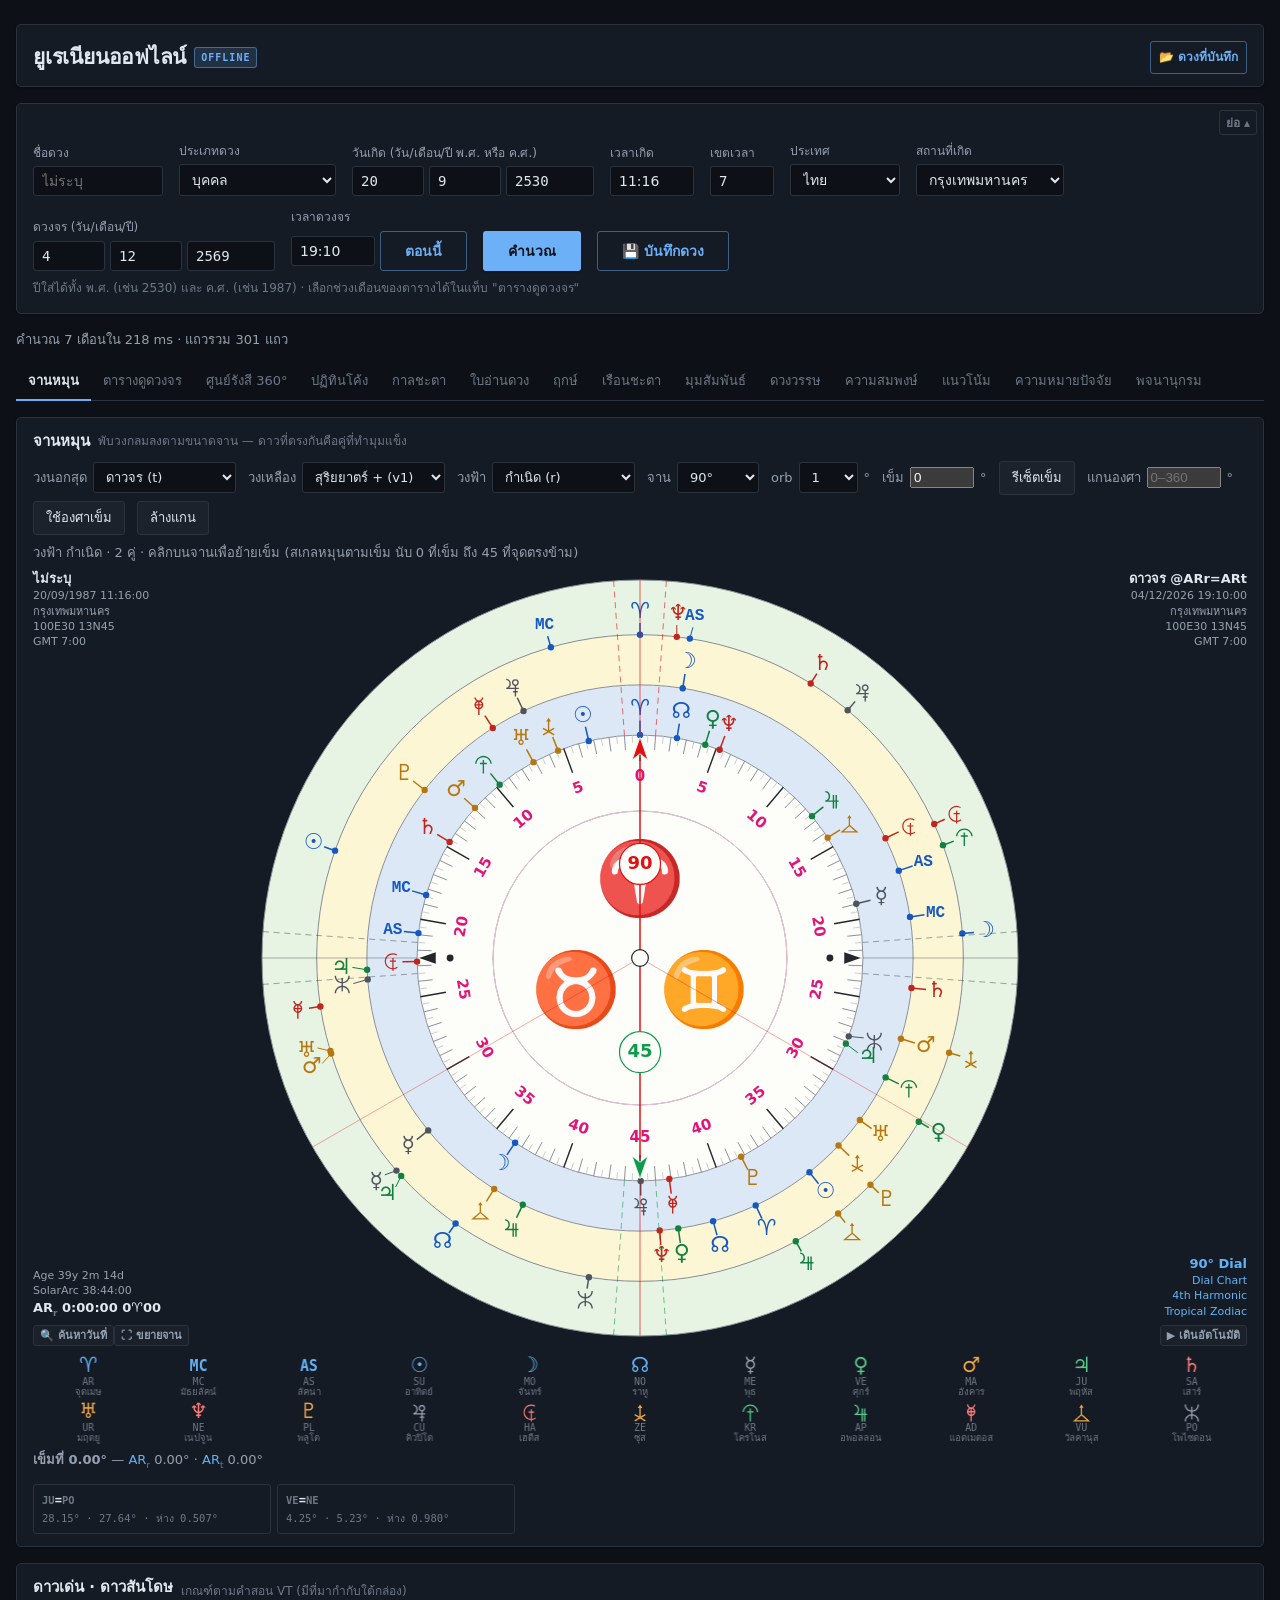
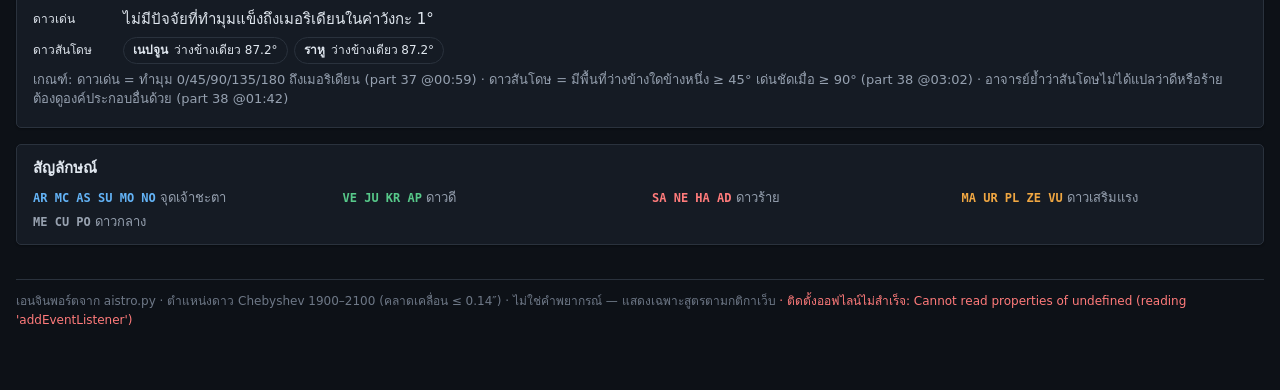
<file: uranian/index.html>
<!doctype html>
<!-- v126: ผู้ใช้สั่ง "ดำเสมอ" — บังคับธีมมืดไม่ว่าเครื่องตั้งโหมดอะไร (ไม่มีปุ่มสลับ)
     ชุดสีมาจาก :root[data-theme="dark"] ใน style.css ที่มีอยู่แล้ว ไม่ได้เพิ่มสีใหม่ -->
<html lang="th" data-theme="dark">
<head>
<meta charset="utf-8">
<meta name="viewport" content="width=device-width,initial-scale=1,viewport-fit=cover">
<meta name="theme-color" content="#0e1116">
<link rel="manifest" href="manifest.json">
<link rel="icon" href="icon.svg" type="image/svg+xml">
<link rel="apple-touch-icon" href="apple-touch-icon.png">
<meta name="mobile-web-app-capable" content="yes">
<title>ยูเรเนียนออฟไลน์</title>
<!-- ?v= ผูกกับ SW_CACHE — บังคับให้เบราว์เซอร์ดึงไฟล์ใหม่ทุกครั้งที่ปล่อยเวอร์ชัน
     ไม่งั้นแคช HTTP ของเบราว์เซอร์เสิร์ฟของเก่าคู่กับ index.html ใหม่ แล้วพังเงียบ ๆ
     (เจอจริง 2 ครั้ง: กฎ .dl-auto หาย และ transitAspectDates ไม่มี)
     test_binary.js ตรวจว่าเลขตรงกับ sw.js เสมอ -->
<link rel="stylesheet" href="style.css?v=urain-v140">
</head>
<body>
<div class="wrap">
<header class="top">
  <h1>ยูเรเนียนออฟไลน์ <span class="tag">OFFLINE</span></h1>
  <!-- v136: "ดวงที่บันทึกไว้" ย้ายจากท้ายฟอร์มมาหัวแอป — ฟอร์มพับเองหลังคำนวณแล้ว (จอแคบ)
       ปุ่มในฟอร์มจะหายไปด้วย · หัวแอปเห็นทุกสถานะ · id เดิม (เทสต์/โค้ดผูกกับ copen) -->
  <button type="button" id="copen" class="hbtn" title="เปิดรายการดวงที่บันทึกไว้">📂 ดวงที่บันทึก</button>
</header>

<button type="button" class="fbar" id="fbar" hidden>
  <span class="fsum" id="fsum"></span><span class="fpend" id="fpend" hidden>ยังไม่ได้คำนวณค่าที่แก้</span><span class="fedit">แก้ข้อมูล ▾</span></button>

<form class="form" id="f" onsubmit="return false">
  <button type="button" class="ffold" id="ffold" title="ย่อฟอร์มให้เหลือบรรทัดเดียว">ย่อ ▴</button>
  <div class="fg"><label>ชื่อดวง</label>
    <input id="cname" value="" placeholder="ไม่ระบุ" style="width:130px"></div>
  <div class="fg"><label>ประเภทดวง</label>
    <select id="ctype">
      <option value="บุคคล">บุคคล</option>
      <option value="ประเทศ/เมือง">ประเทศ/เมือง</option>
      <option value="บริษัท/องค์กร">บริษัท/องค์กร</option>
      <option value="หุ้น/ตลาดหลักทรัพย์">หุ้น/ตลาดหลักทรัพย์</option>
    </select></div>
  <div class="fg"><label id="blab">วันเกิด (วัน/เดือน/ปี พ.ศ. หรือ ค.ศ.)</label>
    <div style="display:flex;gap:5px">
      <input class="num" id="bd" value="20" inputmode="numeric">
      <input class="num" id="bm" value="9" inputmode="numeric">
      <input class="num" id="by" value="2530" inputmode="numeric" style="width:88px">
    </div></div>
  <div class="fg"><label id="tlab">เวลาเกิด</label>
    <input id="bt" value="11:16" style="width:84px" inputmode="numeric"></div>
  <div class="fg"><label>เขตเวลา</label>
    <input class="num" id="tz" value="7" inputmode="decimal" style="width:64px"></div>
  <div class="fg"><label>ประเทศ</label>
    <select id="pcountry">
      <option value="th">ไทย</option>
      <option value="intl">ต่างประเทศ</option>
    </select></div>
  <div class="fg"><label id="plab">สถานที่เกิด</label>
    <select id="place"></select></div>
  <div class="fg" id="latlon" style="display:none"><label>lat, lon</label>
    <input id="ll" value="13.7563, 100.5018" style="width:150px"></div>
  <div class="fg"><label>ดวงจร (วัน/เดือน/ปี)</label>
    <div style="display:flex;gap:5px">
      <input class="num" id="td" inputmode="numeric">
      <input class="num" id="tm" inputmode="numeric">
      <input class="num" id="ty" inputmode="numeric" style="width:88px">
    </div></div>
  <div class="fg"><label>เวลาดวงจร</label>
    <div style="display:flex;gap:5px;align-items:center">
      <!-- v107: flex:0 0 auto — ตั้งถึงวินาทีแล้ว HH:MM:SS ต้องการพื้นที่ ~69px แต่ flex บีบช่องเหลือ 55px
           บนจอ 375px ตัวเลขถูกตัดเหลือ "19:15:" (เห็นจากภาพจริง) · inline ตามกติกากันแคช CSS เก่า -->
      <input id="tt" style="width:84px;flex:0 0 auto">
      <button type="button" id="tnow" class="tnow btn2"
        title="เซตวัน-เวลาดวงจรเป็นปัจจุบัน แล้วคำนวณใหม่">ตอนนี้</button>
    </div></div>
  <!-- v136: ปุ่มหลักมีปุ่มเดียว (คำนวณ = พื้นทึบ) · ปุ่มรองเป็นเส้นขอบ (.btn2) — เดิมฟ้าทึบเท่ากันทั้ง 4 ปุ่ม ตาไม่รู้ว่าปุ่มไหนหลัก -->
  <div class="fg fgo"><button id="go">คำนวณ</button></div>
  <div class="fg fgsave"><button type="button" id="csave" class="btn2" title="บันทึกดวงกำเนิดในฟอร์มเก็บไว้ในเครื่องนี้">💾 บันทึกดวง</button></div>
  <div class="note">ปีใส่ได้ทั้ง พ.ศ. (เช่น 2530) และ ค.ศ. (เช่น 1987) ·
    เลือกช่วงเดือนของตารางได้ในแท็บ "ตารางดูดวงจร"</div>
</form>

<!-- v119: คำเตือนเขตเวลาย้ายออกมานอกฟอร์ม — เดิมอยู่ในฟอร์ม พอผู้ใช้ย่อฟอร์มคำเตือนหายไปด้วย
     (เจอจากเทสต์ v118 ตอนรันชุดกลายพันธุ์ของเฟส 1) · คำเตือนต้องเห็นทุกสถานะของฟอร์ม -->
<p class="tznote" id="tznote" hidden></p>
<p class="tznote" id="tzold" hidden></p>
<p class="ctnote" id="ctnote"></p>
<p class="ctnote warn" id="warnpre" hidden>⚠️ ดวงจรอยู่<b>ก่อน</b>วันเกิด — โค้งสุริยยาตร์ติดลบ ตัวเลขคำนวณได้แต่ไม่มีความหมายทางโหราศาสตร์</p>
<p id="status">พร้อมคำนวณ</p>

<!-- v122: ป๊อปอัพ "ดวงที่บันทึกไว้" กับ "แก้ข้อมูล" ย้ายออกมานอก #pdial
     เดิมอยู่ใน #dialbox ซึ่งอยู่ใน #pdial · พออยู่แท็บอื่น #pdial เป็น display:none
     กล่องจึงเปิดแบบสูง 0px (วัดได้จริง dlg h=0) ผู้ใช้กดปุ่มแล้วไม่มีอะไรขึ้น
     กล่องพวกนี้เป็น position:fixed อยู่แล้ว ตำแหน่งใน DOM จึงไม่มีผลต่อการวาง -->
  <dialog id="edlg" class="edlg">
    <form method="dialog" id="edform">
      <h3 id="edtitle"></h3>
      <div id="edbody"></div>
      <p class="ederr" id="ederr" hidden></p>
      <div class="edbtns">
        <button type="button" id="edcancel" class="clearf">ยกเลิก</button>
        <button type="button" id="edsave">บันทึกและคำนวณใหม่</button>
      </div>
    </form>
  </dialog>
  <dialog id="savedlg" class="autodlg savedlg" aria-label="ดวงที่บันทึกไว้">
    <div class="auhead"><b>📂 ดวงที่บันทึกไว้</b>
      <button type="button" class="aux" id="svclose" title="ปิด">✕</button></div>
    <div class="svbody" id="svlist"></div>
    <div class="svfoot">
      <button type="button" id="svexport" title="สำรองดวงทั้งหมดเป็นไฟล์ .json">⬇ ส่งออกไฟล์</button>
      <button type="button" id="svimport" title="อ่านไฟล์ .json ที่เคยส่งออก มารวมกับของในเครื่อง">⬆ นำเข้าไฟล์</button>
      <input type="file" id="svfile" accept=".json,application/json" hidden>
    </div>
    <p class="svnote" id="svnote" hidden></p>
  </dialog>

<nav class="tabs" id="tabs" style="display:none">
  <!-- ลำดับตามที่ผู้ใช้ขอ (31 ส.ค. 2026): สี่แท็บที่ใช้บ่อยขึ้นก่อน -->
  <button type="button" class="tab on" data-p="pdial">จานหมุน</button>
  <button type="button" class="tab" data-p="ptable">ตารางดูดวงจร</button>
  <button type="button" class="tab" data-p="pctr">ศูนย์รังสี 360°</button>
  <button type="button" class="tab" data-p="pcal">ปฏิทินโค้ง</button>
  <button type="button" class="tab" data-p="phor">กาลชะตา</button>
  <button type="button" class="tab" data-p="pread">ใบอ่านดวง</button>
  <button type="button" class="tab" data-p="pelec">ฤกษ์</button>
  <button type="button" class="tab" data-p="phouse">เรือนชะตา</button>
  <button type="button" class="tab" data-p="pasp">มุมสัมพันธ์</button>
  <button type="button" class="tab" data-p="pret">ดวงวรรษ</button>
  <button type="button" class="tab" data-p="psyn">ความสมพงษ์</button>
  <!-- v120: ผู้ใช้ขอซ่อนไว้ก่อน (ยังไม่ได้ใช้งาน) — แผงและโค้ดยังอยู่ครบ เอา hidden ออกคือกลับมาเหมือนเดิม
       เทสต์หมวด 11 ยังไล่ตรวจแผงที่ซ่อนอยู่ตามปกติ (ไล่จาก .panel ไม่ใช่ปุ่มแท็บ) -->
  <button type="button" class="tab" data-p="ppos" hidden>ตำแหน่งดาว</button>
  <button type="button" class="tab" data-p="ptl" hidden>ไทม์ไลน์</button>
  <button type="button" class="tab" data-p="plife" hidden>แผนที่ชีวิต</button>
  <button type="button" class="tab" data-p="pscore">แนวโน้ม</button>
  <button type="button" class="tab" data-p="pfac">ความหมายปัจจัย</button>
  <button type="button" class="tab" data-p="pdict">พจนานุกรม</button>
  <!-- แท็บ "เทียบกับเว็บ" ถูกถอดตามที่ผู้ใช้ขอ (31 ส.ค. 2026) — แผง pcmp
       และโค้ดยังอยู่ เผื่ออยากคืน · การสอบเทียบจริงอยู่ในเทสต์ JXA ทั้งหมด -->
</nav>

<div class="panel" id="ptable">
<div class="tools" id="tools" style="display:none">
  <span class="lbl">จานหมุน</span>
  <span class="dialchips" id="mdial"></span>
  <span class="sep"></span>
  <span class="lbl">ช่วงตาราง</span>
  <span class="mrange">
    <span class="mrlab">ย้อนหลัง</span>
    <select id="mback" title="ย้อนหลังกี่เดือน (เปลี่ยนแล้วคำนวณใหม่ทันที)"></select>
    <span class="mrlab">ล่วงหน้า</span>
    <select id="mfwd" title="ล่วงหน้ากี่เดือน (เปลี่ยนแล้วคำนวณใหม่ทันที)"></select>
    <b id="mrsum" class="mrsum"></b>
  </span>
  <span class="sep"></span>
  <span class="lbl">ตัวกรอง</span>
  <label><input type="checkbox" data-k="t1" checked> TYPE 1</label>
  <label><input type="checkbox" data-k="t2" checked> TYPE 2</label>
  <label><input type="checkbox" data-k="t3" checked> TYPE 3</label>
  <label><input type="checkbox" data-k="t4" checked> TYPE 4</label>
  <span class="sep"></span>
  <label><input type="checkbox" data-k="onlyPer"> เฉพาะถึงเจ้าชะตา 🔵</label>
  <label><input type="checkbox" data-k="onlyGood"> มีดาวดี 🟢</label>
  <label><input type="checkbox" data-k="onlyBad"> มีดาวร้าย 🔴</label>
  <span class="sep"></span>
  <!-- v127: ประตูเรือน (แนวคิด AISTRO) — ชุดเดียวกับปฏิทินโค้ง ใช้ตัวกรองเดิมของตาราง -->
  <span class="lbl">ประตูเรือน</span>
  <select id="tgate" title="แสดงเฉพาะแถวที่มีปัจจัยซึ่งอยู่ในเรือนนั้นของดวงกำเนิด"></select>
  <button type="button" id="clearf" class="clearf" hidden>ล้างตัวกรอง</button>
  <span class="fwarn" id="fwarn" hidden></span>
  <p class="dialnote" id="mdialnote" hidden></p>
</div>

<section class="band" id="out"></section>
</div><!-- /ptable -->

<!-- ป๊อปอัพคำแปล (ลอย position:fixed) ต้องอยู่นอกทุก panel — ไม่งั้นเวลากดจาก
     แท็บอื่นที่ panel เจ้าของถูก display:none ป๊อปอัพจะสูง 0 มองไม่เห็น
     (บั๊กที่เคยซ่อนใน v84/v85 เพราะเทสต์เช็คแค่ textContent ไม่เช็ค offsetHeight) -->
<div class="mbox" id="tmean" hidden></div>

<div class="panel" id="pdict">
<section class="legend" id="dictbox">
  <h3>พจนานุกรมสูตร</h3>
  <p class="dialnote">คำแปลจากเว็บชุดเดียวกับที่ใช้ทั้งแอป · ตำราให้ความหมายตาม
    "คู่ปัจจัย" ไม่แยกตามมุม — มุม 0/45/90/… ของคู่เดียวกันได้คำแปลชุดเดียวกัน
    (มุมบอกความแรง/จังหวะ ไม่เปลี่ยนความหมาย)</p>
  <div class="dictlook">
    <select id="dqa"></select>
    <select id="dqmode">
      <option value="two">ทำมุมกับดาว</option>
      <option value="three">ตกศูนย์รังสี ดาว/ดาว</option>
      <option value="abc">สมการ 3 ดาว (A+B−C)</option>
    </select>
    <select id="dqb"></select>
    <span id="dqcw" hidden><span class="op" id="dqcop">/</span><select id="dqc"></select></span>
    <span id="dqdw" hidden><span class="op">−</span><select id="dqd"></select></span>
    <button type="button" id="dqgo">แสดงคำแปล</button>
  </div>
  <div class="mbox" id="dqout" hidden></div>
  <h4 class="dicth4">ค้นด้วยคีย์เวิร์ด</h4>
  <div class="dictlook">
    <input id="dqkw" placeholder="เช่น โชคลาภ · ความรัก · อุบัติเหตุ" style="flex:1 1 200px">
    <button type="button" id="dqkgo">ค้นหา</button>
  </div>
  <div id="dqkout"></div>
</section>
</div>

<div class="panel" id="pcmp">

<section class="legend" id="cmpbox">
  <h3>เทียบกับเว็บ</h3>
  <div class="cmp">
    <div class="cmprow">
      <label>เลือกเดือน</label>
      <select id="cmpmonth"></select>
      <button type="button" id="cmpgo">เทียบ</button>
      <button type="button" id="cmpclear">ล้าง</button>
    </div>
    <textarea id="cmptext" rows="6" placeholder="คัดลอกสูตรจากเว็บ AISTRO (โหมด &quot;รหัส&quot;) ของเดือนนั้นมาวางที่นี่ — วางทั้งก้อนได้เลย จะมีบรรทัด === TYPE n === ปนมาก็ไม่เป็นไร"></textarea>
    <div id="cmpout" class="cmpout"></div>
  </div>
</section>
</div><!-- /pcmp -->

<div class="panel" id="ptl">
<section class="legend" id="tlbox" style="display:none">
  <h3>ไทม์ไลน์ช่วงวัน
    <span class="hint">แต่ละสูตรไม่ได้ทำงานทั้งเดือน — แถบคือช่วงที่อยู่ในระยะ orb จริง</span>
  </h3>
  <div class="tlbar">
    <label>ช่วง <select id="tlrange">
      <option value="1">เดือนเดียว</option>
      <option value="13">ทั้ง 13 เดือน</option>
    </select></label>
    <label id="tlmonthwrap">เดือน <select id="tlmonth"></select></label>
    <label><input type="checkbox" id="tlper"> เฉพาะถึงเจ้าชะตา 🔵</label>
    <span class="hint" id="tlcount"></span>
  </div>
  <div class="gantt"><div class="gwrap" id="gwrap"></div></div>
  <p class="lfsel" id="tlsel"></p>
</section>
</div><!-- /ptl -->

<div class="panel" id="plife">
<section class="legend" id="lifebox" style="display:none">
  <h3>แผนที่ชีวิต
    <span class="hint">ทุกสูตรตั้งแต่เกิดจนถึงอายุที่เลือก — แก้สมการตรง ไม่ไล่ทีละเดือน</span>
  </h3>
  <div class="tlbar">
    <label>ถึงอายุ <select id="lfage">
      <option>30</option><option>50</option><option selected>70</option><option>90</option>
    </select> ปี</label>
    <label><input type="checkbox" id="lfper" checked> เฉพาะถึงเจ้าชะตา 🔵</label>
    <label><input type="checkbox" id="lft4"> รวม TYPE 4 (ดาวจร)</label>
    <button type="button" id="lfgo">คำนวณ</button>
    <span class="hint" id="lfcount"></span>
  </div>
  <p class="ctnote warn" id="lfcut" hidden></p>
  <div class="lifewrap" id="lifewrap"></div>
  <p class="lfsel" id="lfsel"></p>
</section>
</div><!-- /plife -->

<div class="panel on" id="pdial">
<section class="legend" id="dialbox" style="display:none">
  <h3>จานหมุน
    <span class="hint">พับวงกลมลงตามขนาดจาน — ดาวที่ตรงกันคือคู่ที่ทำมุมแข็ง</span>
  </h3>
  <div class="tlbar">
    <label>วงนอกสุด <select id="dlr3"></select></label>
    <label>วงเหลือง <select id="dlr2"></select></label>
    <label>วงฟ้า <select id="dlr1"></select></label>
    <label>จาน <select id="dldial">
      <option value="360">360°</option>
      <option value="90" selected>90°</option>
      <option value="45">45°</option>
      <option value="22.5">22°30'</option>
      <option value="11.25">11°15'</option>
    </select></label>
    <label>orb <select id="dlorb">
      <option>0.5</option><option selected>1</option><option>1.2</option><option>2</option>
    </select>°</label>
    <label>เข็ม <input class="num" id="dlhand" value="0" inputmode="decimal"
      style="width:64px">°</label>
    <button type="button" id="dlreset">รีเซ็ตเข็ม</button>
    <label>แกนองศา <input class="num" id="axdeg" value="" inputmode="decimal"
      placeholder="0–360" style="width:74px">°</label>
    <button type="button" id="axhand">ใช้องศาเข็ม</button>
    <button type="button" id="axclear">ล้างแกน</button>
  </div>
  <p class="hint" id="dlcount"></p>
  <div class="dialwrap">
    <canvas id="dlcv" width="760" height="760"></canvas>
    <div class="dialinfo">
      <div class="dl-tl" id="dlTL"></div>
      <div class="dl-tr" id="dlTR"></div>
      <div class="dl-bl" id="dlBL"></div>
      <div class="dl-br" id="dlBR"></div>
    </div>
  </div>
  <!-- v136 (ผู้ใช้เลือกข้อ 6): จานเต็มจอ — ชื่อดาวรอบจานบนมือถือเล็กเกินอ่าน
       แถบนี้โผล่เฉพาะตอนเต็มจอ · นิ้วเดียวยังหมุนเข็ม/แตะเลือกดาวเหมือนเดิม · สองนิ้วถ่าง = ซูม+เลื่อน -->
  <div id="dlfbar" class="dlfbar" hidden>
    <div class="dlfbtns">
      <button type="button" data-dlz="-1" aria-label="ซูมออก">−</button>
      <span class="dlzpct" id="dlzpct">100%</span>
      <button type="button" data-dlz="1" aria-label="ซูมเข้า">+</button>
      <button type="button" data-dlz="0">พอดีจอ</button>
      <button type="button" id="dlfclose" class="dlfclose">✕ ปิด</button>
    </div>
    <div class="dlfinfo" id="dlfinfo"></div>
    <!-- v136 ตรวจบั๊ก: ซูมแล้วนิ้วเดียว = หมุนเข็ม (ไม่ใช่เลื่อนจอ) — คำแนะนำเดิมอยู่ใน dlfinfo ซึ่งแทบไม่เคยแสดง
         (มีดาวใต้เข็มเกือบตลอด) ผู้ใช้จะไม่รู้ว่าเลื่อนจานด้วยสองนิ้ว → แสดงถาวร -->
    <div class="dlfhint">สองนิ้ว: ถ่างซูม · ลากเลื่อนจาน — นิ้วเดียว: หมุนเข็ม · แตะดาวตั้งแกน</div>
  </div>
  <canvas id="dlkey" class="dialkey" width="1200" height="120"></canvas>
  <!-- เดินอัตโนมัติ — **ไม่ใช่ modal** (`show()` ไม่ใช่ `showModal()`)
       ทั้งหมดของฟีเจอร์นี้คือดูดาวขยับ ถ้าหรี่จานไว้ข้างหลังก็หมดประโยชน์ -->
  <div id="daystep" class="daystep" hidden>
    <button type="button" data-dstep="-1" title="ถอยวันดวงจร 1 วัน">−1 วัน</button>
    <button type="button" data-dstep="1" title="เดินวันดวงจร 1 วัน">+1 วัน</button>
  </div>


  <dialog id="autodlg" class="autodlg">
    <div class="auhead">
      <b>▶ เดินอัตโนมัติ</b>
      <button type="button" id="auclose" class="aux" aria-label="ปิด">✕</button>
    </div>
    <div class="aubody">
      <label class="aurow"><span>ครั้งละ</span>
        <input type="number" class="num" id="austept" value="1" min="1" step="1">
        <select id="auunit">
          <!-- ชุดหน่วยของเว็บคือ นาที/ชั่วโมง/วัน/เดือน/ปี (สำรวจ 31 ส.ค. 2026)
               เราเพิ่ม "สัปดาห์" ตามที่ผู้ใช้ขอ -->
          <option value="mi">นาที</option>
          <option value="h">ชั่วโมง</option>
          <option value="d" selected>วัน</option>
          <option value="w">สัปดาห์</option>
          <option value="m">เดือน</option>
          <option value="y">ปี</option>
        </select>
      </label>
      <label class="aurow"><span>ทุก</span>
        <input type="number" class="num" id="ausec" value="1" min="0.25" step="0.25">
        <em>วินาที</em>
      </label>
      <label class="aurow"><span>ทิศทาง</span>
        <select id="audir" style="grid-column:2/4">
          <option value="1">เดินหน้า</option>
          <option value="-1">ถอยหลัง</option>
        </select>
      </label>
      <div class="aubtns">
        <button type="button" id="auback" title="ถอยหนึ่งก้าว">‹</button>
        <button type="button" id="augo" class="augo">▶ เริ่ม</button>
        <button type="button" id="aufwd" title="เดินหน้าหนึ่งก้าว">›</button>
      </div>
      <p class="austat" id="austat"></p>
      <p class="auhint">Esc · ปิดหน้าต่าง · แตะจาน = หยุดทันที</p>
    </div>
  </dialog>
  <!-- ค้นหาวันที่สมการเกิด — อยู่มุมซ้ายล่าง ตรงข้ามกับเดินอัตโนมัติ
       ข้างซ้ายของสมการผูกกับ "ดาวที่เลือกบนจาน" จึงไม่ต้องเลือกซ้ำ
       ไม่ใช่ modal เหมือนกัน — ต้องเห็นจานหมุนไปตามวันที่กด -->
  <dialog id="fsdlg" class="autodlg fsdlg">
    <div class="auhead">
      <b>🔍 ค้นหาวันที่สมการเกิด</b>
      <button type="button" id="fsclose" class="aux" aria-label="ปิด">✕</button>
    </div>
    <div class="aubody">
      <div class="fsangs"><span class="fslab">วิธี</span>
        <span class="laychips" id="fsmode"></span>
      </div>
      <div class="aurow fsrow2"><span class="fslab">ดาว</span>
        <select id="fsa1"></select>
        <select id="fsas"></select>
      </div>
      <p class="fspick" id="fspick"></p>
      <div class="fsangs"><span class="fslab">ทำมุม</span>
        <span class="laychips" id="fsang"></span>
      </div>
      <label class="aurow"><span>กับ</span>
        <select id="fsbm" style="grid-column:2/4"></select>
      </label>
      <div class="aurow fsrow2"><span></span>
        <select id="fsb1"></select>
        <select id="fsb2"></select>
        <select id="fsbs"></select>
      </div>
      <label class="aurow"><span>orb</span>
        <input type="number" class="num" id="fsorb" value="1" min="0.1" max="5" step="0.1">
        <em>องศา</em>
      </label>
      <label class="aurow"><span>ภายใน</span>
        <input type="number" class="num" id="fsyears" value="100" min="1" max="120" step="10">
        <em>ปี</em>
      </label>
      <div class="aubtns">
        <button type="button" id="fsprev" title="ครั้งก่อนหน้า">‹</button>
        <button type="button" id="fsgo" class="augo">🔍 ค้นหา</button>
        <button type="button" id="fsnext" title="ครั้งถัดไป">›</button>
      </div>
      <p class="austat" id="fsstat"></p>
      <p class="auhint">กด › เพื่อไล่ไปทีละครั้ง · จานจะหมุนตามวันที่เจอ</p>
    </div>
  </dialog>
  <p class="hint" id="dlhandout"></p>
  <div class="axbox" id="axbox" style="display:none"></div>
  <div class="picbox" id="dlpics"></div>
</section>

<!-- v123: ดาวเด่น/ดาวสันโดษ ตามคำสอน VT (part 37, 38)
     อ่านจากค่าที่เอนจินคำนวณอยู่แล้ว ไม่ได้เพิ่ม/แก้สูตรหรือค่าคงที่ใด ๆ -->
<section class="legend" id="notebox" style="display:none">
  <h3>ดาวเด่น · ดาวสันโดษ
    <span class="hint">เกณฑ์ตามคำสอน VT (มีที่มากำกับใต้กล่อง)</span>
  </h3>
  <div id="noteout"></div>
  <p class="hint" id="notewhy"></p>
</section>
</div><!-- /pdial -->

<div class="panel" id="pctr">
<section class="legend" id="ctrbox" style="display:none">
  <h3>ตารางศูนย์รังสี 360°
    <span class="hint">เรียงตามองศา · วันที่คือวันที่โค้งสุริยยาตร์เดินมาถึงจุดนั้น</span>
  </h3>
  <div class="ctrctl" id="ctrctl"></div>
</section>
<section class="band" id="ctrout"></section>
<p class="lfsel" id="ctrsel"></p>
<section class="legend" id="fxbox" style="display:none">
  <h3>ตรวจสูตร
    <span class="hint">เลือกดาว · เลือกมุม · เลือกดาวที่ไปเจอ
      แล้วดูว่าเกิดจริงไหม และโค้งพาให้เกิดเมื่อไหร่บ้าง</span>
  </h3>
  <div class="fxpick">
    <div class="fxside">
      <span class="lbl">ดาว</span>
      <select id="fxam" class="fxmode"></select>
      <select id="fxa1"></select>
      <select id="fxa2"></select>
      <select id="fxa3"></select>
      <select id="fxas" class="fxlay"></select>
    </div>
    <div class="fxmid">
      <span class="lbl">ทำมุม</span>
      <select id="fxang"></select>
    </div>
    <div class="fxside">
      <span class="lbl">กับ</span>
      <select id="fxbm" class="fxmode"></select>
      <select id="fxb1"></select>
      <select id="fxb2"></select>
      <select id="fxb3"></select>
      <select id="fxbs" class="fxlay"></select>
    </div>
    <div class="fxgo">
      <label>orb <input type="number" id="fxorb" value="1" min="0.1" max="5" step="0.1"></label>
      <button type="button" id="fxgo">ตรวจ</button>
      <code id="fxeq"></code>
    </div>
  </div>
  <div id="fxout"></div>
</section>

</div><!-- /pctr -->

<div class="panel" id="pcal">
<section class="legend" id="calbox">
  <h3>ปฏิทินโค้งสุริยยาตร์</h3>
  <p class="dialnote">ทุกสมการที่โค้งจะพามาแม่นพอดีในช่วงที่เลือก เรียงตามวัน ·
    สูตรปิด 8 ชนิด (ลดรูปจาก A+B−C ทั้งหมด) · วันที่แก้ด้วยตัวเดียวกับที่สอบเทียบ
    กับเว็บแล้ว · <b>ลำดับความแรง: ดาวเดียว &gt; ศูนย์รังสี &gt; จุดอิทธิพล</b> —
    ค่าตั้งต้นจึงเปิดเฉพาะชนิดคู่ดาว เปิดชนิดอื่นเพิ่มได้ (ระวังกองทัพจุด) ·
    <b>All=V</b> เปิดทุกชนิดพร้อมกันแล้วรวมสมการที่เป็นภาพเดียวกันคนละสัญกรณ์เป็นแถวเดียว
    · <b>ALL=V แบบแอป</b> เปิดเฉพาะ 3 ชนิดสองปัจจัยที่แท็บ ALL=V ของแอปวิเคราะห์ใช้ (ไม่มี Xv1=Yv2
    และไม่มีสามปัจจัย) ผลจะเทียบกับแอปนั้นได้แถวต่อแถว
    · จุด ●●● คือชั้นความแรง · คอลัมน์ท้ายคือมุมจริงบนวง 360° และคลาสของปัจจัยในภาพ</p>
  <div class="dictlook">
    <span class="lbl">ช่วง</span>
    <span class="laychips" id="calwin"></span>
    <span class="sep"></span>
    <span class="lbl">ชนิดสมการ</span>
    <span class="laychips" id="calkinds"></span>
    <button type="button" id="calallv" title="เปิดทุกชนิดพร้อมกัน แล้วรวมสมการที่ซ้ำ">All=V</button>
    <button type="button" id="calapp" title="เปิดเฉพาะ 3 ชนิดเดียวกับแท็บ ALL=V ของแอปวิเคราะห์ (Xr=Yv · Xr/Yr=Yv · Xr=Yr/Yv) ให้เทียบกันได้ทันที">ALL=V แบบแอป</button>
    <button type="button" id="calgo">คำนวณ</button>
    <b class="mrsum" id="calcount"></b>
  </div>
  <!-- v127: ประตูเรือน — แนวคิดของ AISTRO "12 เรือน = 12 ประตูสู่ภาพดาว" (สายเว็บ อ.มาร์ค)
       กรองแสดงเฉพาะสมการที่มีปัจจัยซึ่งอยู่ในเรือนนั้นของดวงกำเนิด · ไม่แตะสูตร/วันที่ใด ๆ -->
  <div class="dictlook" id="calgaterow">
    <span class="lbl">ประตูเรือน</span>
    <span class="laychips" id="calgate"></span>
    <span class="hint" id="calgatewho"></span>
  </div>
  <div id="caltop"></div>
  <div id="calday"></div>
  <div id="callist"><p class="svempty">เลือกชนิดสมการแล้วกดคำนวณ</p></div>
</section>
</div>

<div class="panel" id="phor">
<section class="legend" id="horbox">
  <h3>กาลชะตา (ถาม-ตอบ)</h3>
  <p class="dialnote">ตั้งดวง ณ วินาทีที่กด "ตอบ" (พิกัด/เขตเวลาเดียวกับหน้าตั้งดวง)
    แล้วหาสูตรจริงบนจาน 22°30′ ด้วยกฎลูกโซ่ orb 1.2° — คำแปลทุกบรรทัดคัดจาก
    พจนานุกรมตำราคำต่อคำ <b>ไม่มีข้อความที่เครื่องแต่งเอง</b> ·
    แกน AS/MC ไวต่อเวลา (ราว 1° ต่อ 4 นาที) กาลชะตาจึงต่างกันได้ทุกนาทีที่ถาม</p>
  <div class="dictlook">
    <input id="horq" placeholder="พิมพ์คำถาม เช่น ควรย้ายงานไหม · ปล่อยว่าง = ดูภาพรวมตัวเรา"
      style="flex:1 1 220px">
    <button type="button" id="horgo">ตอบ</button>
  </div>
  <div class="dictlook"><span class="lbl">เรื่องที่จับได้</span>
    <span class="laychips" id="hortopics"></span></div>
  <div id="horout"><p class="svempty">พิมพ์คำถามแล้วกด "ตอบ"</p></div>
</section>
</div>

<div class="panel" id="pread">
<!-- v129: ใบอ่านดวง — ร้อยสี่ขั้นของ AISTRO (ภาพ 7) ในหน้าเดียว · สายเว็บ อ.มาร์ค
     ผู้ใช้เลือก (29 ก.ย. 2026): ดวงกำเนิด + โค้งสุริยยาตร์ ณ วันดวงจร · orb = ORB_RT 1.0° ·
     คำแปล 7 สูตรแรก · สูตรเล็กไม่มีดาวร่วมกับสูตรใหญ่ = จาง (ไม่ลบ) · คำสอน VT แยกกล่องติดป้าย -->
<section class="legend" id="readbox">
  <h3>ใบอ่านดวง</h3>
  <p class="dialnote">เรียงหลักฐานตามสี่ขั้นของ AISTRO (ภาพ 7): <b>ข้อมูล → โครงสร้าง → น้ำหนัก → คำแปลตำรา</b> ·
    ดวงกำเนิด (r) + โค้งสุริยยาตร์ (v1) ณ <b>วันดวงจรในหน้าตั้งดวง</b> · วังกะ 1.0° บนจาน 22.5° ·
    ป้าย <b>ตลอดชีวิต</b> = โครงสร้างดวงกำเนิด · <b>ช่วงนี้</b> = โค้งกระตุ้น (อยู่ในวังกะราว ±1 ปีรอบวันแน่น) ·
    หน้านี้เรียงหลักฐานและยกคำแปลตำราเท่านั้น <b>ไม่สรุปคำทำนายแทนผู้อ่าน</b></p>
  <div class="dictlook"><span class="lbl">หัวข้อ</span>
    <select id="readgate"><option value="0">ทั้งดวง</option></select></div>
  <div id="readout"><p class="svempty">กดคำนวณดวงก่อน</p></div>
</section>
</div>

<div class="panel" id="pelec">
<!-- v125: ตัวหาฤกษ์ ไล่ตามขั้นของคำสอน VT (part 66 · 66.1 · 66.2 · 66.3 · 66.4)
     ขั้น 1 วันดี = อาทิตย์ไม่ถูกดาวร้ายกระทบ (part 66 @17:14)
     ขั้น 2 ชั่วโมงดี = จันทร์ไม่ไร้มุม (VOC) และไม่อยู่ Via Combusta (part 66 @21:01)
     ขั้น 3 นาทีดี = MC ไม่ถูกดาวร้ายกระทบ (part 66.3 @27:35)
     ขั้น 4 เทียบดวงกำเนิด = ดาวร้ายต้องไม่ถึงจุดเจ้าชะตา/MC กำเนิด (part 66.3 @31:03)
     ไม่ให้คะแนนรวม/ไม่จัดอันดับ — อาจารย์ว่า "ฤกษ์ไม่มี 100% ทุกครั้งมีตัวเสีย" (part 66.2 @59:26) -->
<section class="legend" id="elecbox">
  <h3>ฤกษ์ (หาเวลาเริ่มงาน)</h3>
  <p class="dialnote">ไล่หาตามขั้นของคำสอน VT: <b>วันดี</b> (อาทิตย์) →
    <b>ชั่วโมงดี</b> (จันทร์) → <b>นาทีดี</b> (MC) → <b>เทียบดวงกำเนิด</b> ·
    ใช้พิกัด/เขตเวลาเดียวกับหน้าตั้งดวง · ไล่ทีละ 1 นาที ·
    หน้านี้ <b>ไม่ให้คะแนนรวมและไม่จัดอันดับ</b> แสดงเป็นช่วงเวลาที่ผ่านเกณฑ์พร้อมบอกว่าผ่านข้อไหน
    ให้ผู้ใช้ตัดสินเอง</p>
  <div class="dictlook">
    <span class="lbl">ตั้งแต่</span>
    <input class="num" id="eld1" value="1" inputmode="numeric" title="วัน">
    <input class="num" id="elm1" value="1" inputmode="numeric" title="เดือน">
    <input class="num" id="ely1" value="2569" inputmode="numeric" style="width:88px" title="ปี พ.ศ. หรือ ค.ศ.">
    <span class="lbl">ถึง</span>
    <input class="num" id="eld2" value="30" inputmode="numeric" title="วัน">
    <input class="num" id="elm2" value="1" inputmode="numeric" title="เดือน">
    <input class="num" id="ely2" value="2569" inputmode="numeric" style="width:88px" title="ปี พ.ศ. หรือ ค.ศ.">
  </div>
  <div class="dictlook">
    <span class="lbl">เฉพาะเวลา</span>
    <input id="elt1" value="09:00" style="width:78px" inputmode="numeric">
    <span class="lbl">ถึง</span>
    <input id="elt2" value="17:00" style="width:78px" inputmode="numeric">
    <label class="elchk"><input type="checkbox" id="elnatal" checked> เทียบดวงกำเนิด (ขั้น 4)</label>
    <button type="button" id="elgo">หาฤกษ์</button>
  </div>
  <div id="elecout"><p class="svempty">กำหนดช่วงเวลาที่ทำได้จริง แล้วกด "หาฤกษ์"</p></div>
</section>
</div>

<div class="panel" id="pasp">
<section class="legend" id="aspbox">
  <h3>ดาวทำมุมสัมพันธ์ <span class="hint">(ร่าง)</span></h3>
  <p class="dialnote">ดาว–ดาวทำมุมกัน orb 1° · ค่าปกติแสดง<b>มุมจริงสาย 22.5</b> (0 · 180 · 90 · 45 ·
    135 · 22.5 · 67.5 · 112.5 · 157.5) เรียงจากแรงไปเบา · ในมุมเดียวกัน คู่ที่มีจุดเจ้าชะตามาก่อน
    ดาวปกติ แล้วดาวทรานส์เนปจูน · orb แน่นก่อน · กด "แบบเว็บ" เพื่อดูทุกมุมพร้อมชื่อตามกฎเว็บ
    (11.25/5.625 และสายแบ่งสาม — ชุดคู่และ orb สอบเทียบเว็บ 478/478 คู่) · กด "เรียงตามดาว"
    ให้คู่ของดาวเดียวกันอยู่ติดกัน · กดแถวดูคำแปลคู่จากตำรา (A ทำมุม B ≡ A/B ตามหลัก RULES ข้อ 0)
    · จาน 360° ด้านบนค้างไว้เสมอ กดแถวแล้วจะขีดเส้นมุมให้</p>
  <div class="dictlook">
    <span class="lbl">คู่ชั้นดวง</span>
    <span class="laychips" id="aspkinds"></span>
    <button type="button" id="aspgo">คำนวณ</button>
    <span class="laychip" id="aspsort" title="จัดกลุ่มแถวตามดาวตัวแรก ให้คู่ของดาวเดียวกันอยู่ติดกัน">เรียงตามดาว</span>
    <span class="laychip" id="aspview" title="แสดงทุกมุมพร้อมชื่อตามกฎเว็บ (รวม 11.25/5.625 และสายแบ่งสาม)">แบบเว็บ</span>
    <b class="mrsum" id="aspcount"></b>
  </div>
  <div id="aspwheel"></div>
  <div id="asplist"><p class="svempty">เลือกคู่ชั้นดวงแล้วกดคำนวณ</p></div>
</section>
</div>

<div class="panel" id="pret">
<section class="legend" id="retbox">
  <h3>ดวงวรรษ</h3>
  <p class="dialnote"><b>สุริยวรรษ</b> = อาทิตย์จรกลับมากุมอาทิตย์กำเนิดพอดี (ปีละครั้ง
    ใกล้วันเกิด) · <b>อนุสุริยวรรษ</b> = อาทิตย์จรทำมุม 22.5 · 45 · 90 · 180 กับอาทิตย์กำเนิด
    (8 ครั้งต่อรอบ) · <b>จันทรวรรษ</b> = จันทร์จรกลับมากุมจันทร์กำเนิด (ราวทุก 27.3 วัน) ·
    เวลาเป็นเวลาท้องถิ่นตามเขตเวลาที่กรอก · จานสองชั้น: วงนอก = กำเนิด วงใน = ดวงวรรษ
    (ผูกดวงที่สถานที่เกิด) · กดแถวเพื่อดูจานของรอบนั้น แล้วกด "ตั้งเป็นดวงจร" เพื่อยกไปคำนวณ
    ทุกแท็บ · เวลาที่ได้แม่นกว่าเว็บอ้างอิง (เว็บ solve หยาบ ±90 วินาที และหน้าอนุสุริยวรรษ
    ของเว็บแสดงเวลาเพี้ยน +เขตเวลา)</p>
  <div class="dictlook">
    <span class="lbl">ปี ค.ศ.</span>
    <button type="button" id="retprev">−1 ปี</button>
    <input id="retyear" type="text" inputmode="numeric" size="5" />
    <button type="button" id="retnext">+1 ปี</button>
    <button type="button" id="retgo">คำนวณ</button>
    <button type="button" id="retapply" disabled>ตั้งเป็นดวงจร</button>
    <b class="mrsum" id="retcount"></b>
  </div>
  <div id="retwheel"></div>
  <div id="retlist"><p class="svempty">กดคำนวณดวงก่อน แล้วเลือกปี</p></div>
</section>
</div>

<div class="panel" id="psyn">
<section class="legend" id="synbox">
  <h3>ความสมพงษ์</h3>
  <p class="dialnote">วางดวงกำเนิดของสองคนบนจานเดียว แล้วดู 3 ชั้นตามวิธียูเรเนียน ·
    <b>①</b> ดาวของสองคนทำมุมกัน · <b>②</b> ศูนย์รังสีของคนหนึ่งตกดาวของอีกคน ·
    <b>③</b> วงที่ 3 <b>คอมโพสิต</b> = จุดกึ่งกลางของปัจจัยเดียวกันของสองคน (Townley 1973 · Hand 1975)
    บนจาน 22.5 จุดกึ่งกลางด้านใกล้กับด้านไกลตกจุดเดียวกัน วงที่ 3 จึงไม่กำกวม ·
    ใช้กฎมุมและ orb 1° ชุดเดียวกับจานหมุน/ศูนย์รังสีที่สอบเทียบเว็บแล้ว · เรียงจากแรงไปเบา
    (มุม 0 → 180 → 90 → 45 → 135 → ตระกูล 22.5 · แตะจุดเจ้าชะตาก่อน · orb แน่นก่อน) ·
    ตัดแถวที่ AR ของคนหนึ่งเป็นดาวฝั่งข้ามดวง (AR ของทุกคนอยู่ 0° เท่ากัน แถวแบบนี้จึงเป็นเรื่องของคนเดียว) ·
    <b>ข้อจำกัด:</b> คำแปลมาจากตำราบริบทบุคคล (ตำราไม่มีบริบทคู่) · ไม่มีคะแนนความเข้ากัน ·
    ยังไม่มีเว็บอ้างอิงให้เทียบ ตรวจด้วยการคำนวณซ้ำจากศูนย์</p>
  <div class="dictlook">
    <span class="lbl">คนที่ 1</span>
    <b id="synA">กดคำนวณดวงก่อน</b>
  </div>
  <div class="dictlook">
    <span class="lbl">คนที่ 2</span>
    <select id="synpick"></select>
    <button type="button" id="syngo">คำนวณความสมพงษ์</button>
    <b class="mrsum" id="syncount"></b>
  </div>
  <div class="dictlook synform" id="synform" hidden>
    <span class="lbl">เกิด</span>
    <input class="num" id="synbd" inputmode="numeric" placeholder="วัน" style="width:52px">
    <input class="num" id="synbm" inputmode="numeric" placeholder="เดือน" style="width:52px">
    <input class="num" id="synby" inputmode="numeric" placeholder="ปี" style="width:72px">
    <input id="synbt" placeholder="เวลา" inputmode="numeric" style="width:84px;flex:0 0 auto">
    <span class="lbl">เขตเวลา</span>
    <input class="num" id="syntz" inputmode="decimal" value="7" style="width:56px">
    <select id="synpcountry"><option value="th">ไทย</option><option value="intl">ต่างประเทศ</option></select>
    <select id="synplace"></select>
    <input id="synll" placeholder="lat, lon" style="width:150px" hidden>
  </div>
  <div id="synwheel"></div>
  <div id="synlist"><p class="svempty">เลือกดวงคนที่สองแล้วกดคำนวณความสมพงษ์</p></div>
</section>
</div>

<div class="panel" id="phouse">
<section class="legend" id="housebox">
  <h3>เรือนชะตายูเรเนียน</h3>
  <p class="dialnote">จานแบ่ง 12 เรือน · แกน <b>AR/MC</b> เป็นต้นเรือน 4 แล้วนับทุก 30°
    (ระบบเรือนยูเรเนียน สอบเทียบเว็บแล้ว) · ดาวกำเนิดวางในเรือนของตัวเอง —
    กดดาวหรือช่องเรือนเพื่อดูคำแปลจากตำรา (จุดเมษ AR ไม่นับเข้าเรือน)</p>
  <div id="hwheelwrap"><div id="hwheel"></div></div>
  <div id="hbelow"><p class="svempty">กดคำนวณดวงก่อน</p></div>
</section>
</div>

<div class="panel" id="pscore">
<section class="legend" id="scorebox">
  <h3>กราฟแนวโน้ม <span class="hint">(กราฟดิบ)</span></h3>
  <p class="dialnote">คะแนนสุทธิรายวันของสูตรดาวจร=ดาวกำเนิด (รวมคลาสตามตำราเว็บ
    good+2 · booster+1 · neutral 0 · mixed−1 · bad−2 · สอบเทียบ 396 คู่) —
    <b>เป็นน้ำหนักเชิงกลไก ไม่ใช่คำพยากรณ์</b> ดูภาพช่วงหนัก-เบาแล้วอ่านเอง ·
    กดแท่งเพื่อดูสูตรของวันนั้น</p>
  <div class="dictlook">
    <span class="lbl">ช่วง</span>
    <span class="laychips" id="scrange"></span>
    <button type="button" id="scevbtn">⚡ เหตุการณ์เด่นช่วงนี้</button>
  </div>
  <div id="scwrap"><canvas id="sccanvas"></canvas></div>
  <p class="ctnote warn" id="scnote" hidden></p>
  <div id="scday"><p class="svempty">กดคำนวณดวงก่อน แล้วกดแท่งในกราฟ</p></div>
</section>
</div>

<div class="panel" id="pfac">
<section class="legend" id="facbox">
  <h3>ความหมายปัจจัย 22</h3>
  <p class="dialnote">อ้างอิงล้วน — สัญลักษณ์ · อักษรย่อ · ความหมายยูเรเนียน · เชิงเวลา/วัย
    (เอกสาร "VT") · ไม่กระทบการคำนวณ</p>
  <div id="faclist"></div>
</section>
</div>

<div class="panel" id="ppos">
<section class="legend" id="radixbox" style="display:none">
  <h3>ตำแหน่งดาว 9 ชั้น
    <span class="hint" id="layhint">องศาแบบ 360° · กดหัวคอลัมน์เพื่อดูคำอธิบายชั้น</span>
  </h3>
  <div class="postab"><table id="laytab"></table></div>
  <p class="hint" id="laynote"></p>
</section>
</div><!-- /ppos -->

<section class="legend">
  <h3>สัญลักษณ์</h3>
  <div class="lgrid">
    <div><code class="f-personal">AR MC AS SU MO NO</code> จุดเจ้าชะตา</div>
    <div><code class="f-good">VE JU KR AP</code> ดาวดี</div>
    <div><code class="f-bad">SA NE HA AD</code> ดาวร้าย</div>
    <div><code class="f-booster">MA UR PL ZE VU</code> ดาวเสริมแรง</div>
    <div><code class="f-neutral">ME CU PO</code> ดาวกลาง</div>
  </div>
</section>

<footer>เอนจินพอร์ตจาก aistro.py · ตำแหน่งดาว Chebyshev 1900–2100
  (คลาดเคลื่อน ≤ 0.14″) · ไม่ใช่คำพยากรณ์ — แสดงเฉพาะสูตรตามกติกาเว็บ
  <span id="swstat"></span></footer>
</div>

<script src="glyphs.js?v=urain-v140"></script>
<script src="places.js?v=urain-v140"></script>
<script src="engine.js?v=urain-v140"></script>
<script src="render.js?v=urain-v140"></script>
<script>
"use strict";
const $ = (id) => document.getElementById(id);
// v127 ประตูเรือน — ประกาศไว้หัวสคริปต์ เพราะ clearResults()/run() ใช้ก่อนถึงบรรทัดนิยามฟังก์ชัน
let CALGATE = 0;          // ปฏิทินโค้ง: 0 = ทั้งหมด · 1..12 = เรือนที่เลือก
let TGATE_SIG = "";
let READ = null, READ_SIG = "", READ_STALE = true;    // v129 ใบอ่านดวง: ผลล่าสุด · ลายเซ็นดวงกำเนิด (เปลี่ยนดวง = หัวข้อกลับเป็นทั้งดวง)       // ตารางดูดวงจร: ลายเซ็นดวงกำเนิดล่าสุด (เปลี่ยนดวง = รีเซ็ตเรือน)
// ── ป้ายน้ำหนักหลักฐาน (v128 · ผู้ใช้สั่ง) ─────────────────────────────────────
// พีระมิด AISTRO ภาพ 6–7: ① A=B หลัก · ② A/B=C รอง · ③ A/B=C/D ประกอบ · ④ A+B−C=D เสริม
// แดน = A=B=C ที่เป็นดาวเดี่ยวล้วน → น้ำหนักสูง (RULES ข้อ 0.1)
// เป็น "ป้าย" เท่านั้น — ไม่กรองสูตร ไม่เปลี่ยนลำดับ ไม่เปลี่ยนคำแปล (คีย์ยังเป็นตามข้อ 0)
// kinds = ชนิดของแต่ละข้างในสมการ: "one" ดาวเดี่ยว · "mid" A/B · "abc" A+B−C
function pyrTier(kinds) {
  const nMid = kinds.filter((k) => k === "mid").length;
  const nAbc = kinds.filter((k) => k === "abc").length;
  const nSyn = nMid + nAbc;
  if (!nSyn) return kinds.length >= 3 ? "dan" : "1";
  if (nSyn === 1) return nAbc ? "4" : "2";
  if (nMid === 2 && !nAbc) return "3";
  return "x";                    // เกินพีระมิด: A+B−C=D+E−F · A/B=C+D−E · A/B=C/D=E/F
}
const PYR_TH = {
  dan: ["แดน · สูง", "แดน: ดาวเดี่ยวล้วนตรงกัน = แหล่งอิทธิพล น้ำหนักสูง (RULES 0.1)"],
  1: ["① หลัก", "ชั้น 1 A=B: โครงสร้างหลัก น้ำหนักสูงสุด (AISTRO ภาพ 6–7)"],
  2: ["② รอง", "ชั้น 2 A/B=C: หลักฐานรอง ใช้ประกอบโครงสร้างหลัก (AISTRO ภาพ 6–7)"],
  3: ["③ ประกอบ", "ชั้น 3 A/B=C/D: หลักฐานประกอบ น้ำหนักลดหลั่น (AISTRO ภาพ 6–7)"],
  4: ["④ เสริม", "ชั้น 4 A+B−C=D: จุดเล็ก ใช้ขยายรายละเอียดเท่านั้น (AISTRO ภาพ 6–7 · RULES 0.1)"],
  x: ["นอกพีระมิด", "จุดสังเคราะห์หลายตัวต่อกัน ไม่อยู่ในพีระมิดหลักฐาน (AISTRO ภาพ 10)"],
};
// short = ป้ายสั้น (คำแรก) สำหรับแถวแคบ — v131 แถวภาพดาวในแนวโน้มถูกป้ายเต็มดันสูตรตกบรรทัด
function pyrBadge(kinds, short) {
  const t = pyrTier(kinds), [lbl, tip] = PYR_TH[t];
  return `<span class="pyr pyr-${t}" data-pyr="${t}" title="${tip}">${short ? lbl.split(" ")[0] : lbl}</span>`;
}
// ข้อ 2: เตือนเมื่อสมการมีจุดสังเคราะห์ (A/B หรือ A+B−C) มากกว่า 1 ตัว — เตือนเท่านั้น ไม่ตัดสูตร
function pyrWarn(kinds) {
  const n = kinds.filter((k) => k !== "one").length;
  if (n < 2) return "";
  return `<p class="pyrwarn">⚠️ สมการนี้มีจุดสังเคราะห์ ${n} ตัว — หลัก AISTRO (ภาพ 10) ` +
    `ให้ใช้ A/B หรือ A+B−C เพียงตัวเดียวเป็น "หัวเรื่อง" ที่เหลือเป็นดาวเดี่ยว ` +
    `ถ้าใส่หลายตัว ความหมายคูณกันจนตีความได้ทุกทาง` +
    (pyrTier(kinds) === "3" ? ` · A/B=C/D ยังนับเป็นหลักฐานชั้น ③ ได้ แต่น้ำหนักน้อย` : "") +
    ` · สูตรยังคำนวณครบตามเดิม</p>`;
}
const SW_CACHE = "urain-v140";   // ต้องตรงกับ CACHE ใน sw.js
let TL = null, LIFE = null, DIALSTATE = null, DIALPOS = null;
let DIALHITS = [], DIALSEL = null, AXLAY = null;
// v136: จานเต็มจอ — on = เปิดอยู่ · z = ซูม (1 = พอดีจอ)
const DLZ = { on: false, z: 1, MAX: 4 };
let DIALMARKS = null, _markTimer = 0;   // วงเส้นประกะพริบครอบดาวของสูตร (v80)
let DIALFROM = null;   // สูตรที่กด "ไปวันนั้น" มา เช่น "KR.v1=AR.v2" (v83)
// ตัวจับเวลาของ "เดินอัตโนมัติ" — ประกาศไว้บนสุดเพราะ drawDial() อ่านค่านี้
// ตั้งแต่การคำนวณครั้งแรก ถ้าประกาศไว้ใต้ฟังก์ชันจะติด TDZ
const AUTO = { timer: null };
// เขตเวลาอ่านจากช่องกรอก ค่าเริ่มต้น +7 (ไทย) — ตรึงไว้เฉย ๆ ไม่ได้
// เพราะช่อง "กำหนดเอง" ให้ใส่พิกัดต่างประเทศได้ แล้วเวลาจะเพี้ยนเงียบ ๆ
let TZ = 7.0;

// ค่าตั้งต้นดวงจร = วันนี้ เวลานี้
(function () {
  const now = new Date();
  $("td").value = now.getDate();
  $("tm").value = now.getMonth() + 1;
  $("ty").value = now.getFullYear() + 543;
  $("tt").value = String(now.getHours()).padStart(2, "0") + ":" +
                  String(now.getMinutes()).padStart(2, "0");
})();

// v114 (รีวิว ChatGPT รอบ 4): ตรวจ "ทั้งค่า" ไม่อ่านแค่ส่วนต้น — เดิม +"3.5" ผ่านเป็นวันที่ 3.5 ·
// parseInt("2515x") = 2515 · parseFloat("7,5") = 7 เงียบ ๆ ผู้ใช้ไม่รู้ว่าคำนวณจากค่าที่ไม่ได้ตั้งใจ
// ใช้ร่วมกันทั้งฟอร์มหลัก (run) และดวงคนที่สองของความสมพงษ์ (synParseB)
function intStrict(v) {                       // จำนวนเต็มไม่ติดลบเท่านั้น · อื่น ๆ = NaN
  const t = String(v === undefined || v === null ? "" : v).trim();
  return /^\d+$/.test(t) ? Number(t) : NaN;
}
function tzStrict(v) {                        // เช่น 7 · +7 · -3 · 5.5 · 5.75 (ไม่รับจุลภาค)
  const t = String(v === undefined || v === null ? "" : v).trim();
  return /^[+-]?\d{1,2}(\.\d+)?$/.test(t) ? Number(t) : NaN;
}
// ค่าสถานที่จากรายการ "lat,lon" (ไทย) หรือ "lat,lon,tz" (ต่างประเทศ) · คืน null ถ้าว่าง/ไม่ใช่ตัวเลข/นอกพิสัย
function placeLatLon(v) {
  const q = String(v === undefined || v === null ? "" : v).split(",").map((t) => t.trim());
  if (q.length < 2 || q.length > 3) return null;
  const num = /^[+-]?\d+(\.\d+)?$/;
  if (!num.test(q[0]) || !num.test(q[1]) || (q.length === 3 && !num.test(q[2]))) return null;
  const lat = Number(q[0]), lon = Number(q[1]);
  if (lat < -90 || lat > 90 || lon < -180 || lon > 180) return null;
  return { lat, lon, tz: q.length === 3 ? Number(q[2]) : null };
}
function ceYear(v) {
  const y = intStrict(v);
  return y >= 2300 ? y - 543 : y;   // พ.ศ. -> ค.ศ.
}
function parseTime(v) {
  const m = String(v).trim().match(/^(\d{1,2})[:.](\d{1,2})(?:[:.](\d{1,2}))?$/);
  if (!m) return null;
  const h = +m[1], mi = +m[2], se = +(m[3] || 0);
  // ต้องดักขอบเขต ไม่งั้น "25:99" ผ่านแล้วเลื่อนไปวันถัดไปเงียบ ๆ
  if (h > 23 || mi > 59 || se > 59) return null;
  return h + mi / 60 + se / 3600;
}

// ขนาดพื้นที่เนื้อหาจริงของกล่อง (clientWidth/Height หัก padding) — ใช้ทั้งจานปกติและจานเต็มจอ
// clientWidth นับรวม padding: ลืมหักแล้ว max-width:100% บีบเฉพาะแนวกว้าง จานกลายเป็นวงรี (เจอจริงบนมือถือ)
function contentBox(el) {
  const cs = getComputedStyle(el);
  return { w: el.clientWidth - (parseFloat(cs.paddingLeft) || 0) - (parseFloat(cs.paddingRight) || 0),
           h: el.clientHeight - (parseFloat(cs.paddingTop) || 0) - (parseFloat(cs.paddingBottom) || 0) };
}

// ล้างผลลัพธ์ทุกแท็บ — ถ้าไม่ล้าง ผลของดวงก่อนหน้าจะค้างอยู่และอ่านผิดคน
// (เคยเกิดจริง: กรอกเวลาผิด ขึ้น error แต่ทุกแท็บยังโชว์ตัวเลขของดวงเดิมครบ)
function clearResults() {
  // v136 ตรวจบั๊ก: คำนวณพลาดขณะจานเต็มจอ (เช่นกด +1 วันจนเกินช่วงตาราง) → กล่องจานถูกซ่อน ชั้นเต็มจอหายไปด้วย
  // แต่ <html> ยังล็อกเลื่อน + ปุ่มปิดหายไป = หน้าค้างเลื่อนไม่ได้ (เจอจากการทดสอบ) → ออกจากเต็มจอก่อนเสมอ
  if (DLZ.on) dlFull(false);
  TL = null; LIFE = null; LAST = null; DIALSTATE = null; DIALPOS = null;
  DIALSEL = null; AXLAY = null; CTRLAY = null; $("axbox").style.display = "none";
  $("ctrout").innerHTML = "";
  for (const id of ["lfsel", "tlsel"]) $(id).textContent = "";
  $("ctrsel").innerHTML = "";
  $("tmean").hidden = true; $("tmean").innerHTML = "";
  $("out").innerHTML = "";
  $("laytab").innerHTML = "";
  $("laynote").textContent = "";
  // จานเรือน — ถ้าไม่ล้าง จานของดวงเก่าจะค้างอยู่หลังกรอกผิด/ล้างผล
  HWHEEL = null; HOPEN = null; HSEL = null;
  $("hwheel").innerHTML = "";
  $("hbelow").innerHTML = '<p class="svempty">กดคำนวณดวงก่อน</p>';
  // กราฟแนวโน้ม — บั๊กชั้นเดียวกับจานเรือน: ถ้าไม่ล้าง กราฟ/รายการสูตรของดวงเก่าค้าง
  SC.data = null; SC.sel = -1; SC._geom = null;
  { const sc = $("sccanvas"); sc.getContext("2d").clearRect(0, 0, sc.width, sc.height); }
  $("scday").innerHTML = '<p class="svempty">กดคำนวณดวงก่อน แล้วกดแท่งในกราฟ</p>';
  $("scnote").hidden = true;         // คำเตือนขอบข้อมูลเป็นของดวงเก่า ต้องไม่ค้าง
  // ปฏิทินโค้ง — บั๊กชั้นเดียวกับจานเรือน/กราฟแนวโน้ม: ถ้าไม่ล้าง รายการสมการของ
  // ดวงเก่าค้างบนจอ และกดแถวยังอ่าน CAL.rows ชุดเก่าได้ (เจอตอนทำ All=V · v91)
  CAL.ev = null; CAL.rows = null; CAL.key = ""; CAL.dayJd = undefined;
  CALGATE = 0; $("calgate").innerHTML = ""; $("calgatewho").textContent = "";
  $("caltop").innerHTML = "";
  $("calday").innerHTML = "";
  $("callist").innerHTML = '<p class="svempty">เลือกชนิดสมการแล้วกดคำนวณ</p>';
  $("calcount").textContent = "";
  // ฤกษ์ (v125) — บั๊กชั้นเดียวกันอีกครั้ง: ผลฤกษ์ผูกกับดวงกำเนิด (ขั้น 4) และพิกัด/เขตเวลา
  // คำนวณดวงคนใหม่แล้วไม่ล้าง = การ์ด "วันดีที่สุด" ของคนเก่าค้างบนจอ อ่านผิดคนได้
  // (จับได้ตอนไล่บั๊ก v125 — ตรงกับคำเตือนใน CLAUDE.md ที่เคยเจอมาแล้วหลายรอบ)
  // แต่ผลฤกษ์ "ไม่ได้" ผูกกับวันจร — ปุ่ม "เปิดจาน ณ เวลานี้" เรียก gotoJd ซึ่งคำนวณใหม่
  // แล้ววนมาล้างผลของตัวเอง ผู้ใช้กลับมาเทียบฤกษ์ตัวถัดไปไม่ได้ (เจอตอนไล่กดทุกจุด)
  // ทางออก: พักผลไว้พร้อมลายเซ็นดวงกำเนิด · run() สำเร็จและลายเซ็นตรง = คืนผลให้
  // คำนวณไม่สำเร็จ หรือเป็นดวงคนอื่น = ผลไม่กลับมา (ยังกันอ่านผิดคนได้เหมือนเดิม)
  if (ELEC_LAST && ELEC_SIG)
    ELEC_STASH = { sig: ELEC_SIG, html: $("elecout").innerHTML, last: ELEC_LAST };
  ELEC_LAST = null;
  READ = null; READ_STALE = true;
  $("readout").innerHTML = '<p class="svempty">กดคำนวณดวงก่อน</p>';
  $("elecout").innerHTML =
    '<p class="svempty">กำหนดช่วงเวลาที่ทำได้จริง แล้วกด "หาฤกษ์"</p>';
  // ── v98: ยามกลาง (uitest หมวด 11) ไล่ทุกแท็บแล้วจับได้อีก 4 ที่ที่ไม่เคยถูกล้าง ──
  // มุมสัมพันธ์ — รายการคู่ดาว + ยอดรวม + สถานะ (ครั้งที่ 4 ของบั๊กชั้นนี้)
  ASP.rows = null; ASP.key = ""; ASP.sel = -1; ASP.pick = null;
  $("aspwheel").innerHTML = "";            // จานมุมสัมพันธ์ (v100)
  $("asplist").innerHTML = '<p class="svempty">เลือกคู่ชั้นดวงแล้วกดคำนวณ</p>';
  $("aspcount").textContent = "";
  // ดวงวรรษ (v104) — บั๊กชั้นเดียวกับทุกแท็บก่อนหน้า: วัน-เวลาและจานเป็นของดวงเก่า
  // ตั้งใจ "ไม่" ล้าง HOR ที่นี่ — run() เรียก clearResults ทุกครั้งที่คำนวณใหม่ และปุ่ม
  // "เปิดจาน ณ เวลาถาม" ทำงานด้วยการ gotoJd (= คำนวณใหม่) แล้วยังต้องใช้ HOR.ans ต่อ
  // (v105 เคยเผลอล้าง แล้วเทสต์ 4.98 ฟ้องทันที) · ดวงคำถามเป็นดวงของมันเอง ไม่ใช่ผลของดวงกำเนิด
  // ความสมพงษ์ (v108) — ผลขึ้นกับดวงคนที่ 1 จึงต้องล้าง · ค่าที่ผู้ใช้เลือก/กรอกของคนที่สองคงไว้
  SYN.data = null; SYN.sel = null; SYN.row = null; SYN.pick = null;
  $("synwheel").innerHTML = "";
  $("synlist").innerHTML = '<p class="svempty">เลือกดวงคนที่สองแล้วกดคำนวณความสมพงษ์</p>';
  $("syncount").textContent = "";
  $("synA").textContent = "กดคำนวณดวงก่อน";
  RET.rows = null; RET.sel = -1; RET.year = null; RET.pick = null;
  $("retwheel").innerHTML = "";
  $("retlist").innerHTML = '<p class="svempty">กดคำนวณดวงก่อน แล้วเลือกปี</p>';
  $("retcount").textContent = "";
  $("retyear").value = "";
  $("retapply").disabled = true;
  // ตัวเลือกเดือนของไทม์ไลน์/เทียบ — run() สร้างใหม่ทุกครั้ง แต่ถ้าไม่ล้างจะค้างเดือน+จำนวนแถว
  // ของดวงเก่าให้เลือกได้ทั้งที่ไม่มีดวง
  $("tlmonth").innerHTML = ""; $("cmpmonth").innerHTML = "";
  // ป้ายมุมจาน (ชื่อ/วันเวลา/อายุ) — drawDial เขียนใหม่ตอนวาด แต่ระหว่างไม่มีดวงต้องว่าง
  for (const id of ["dlTL", "dlTR", "dlBL"]) $(id).innerHTML = "";
  // สรุปไทม์ไลน์ "N ช่วง · แถบ = …" — ตัวเลขเป็นของดวงเก่า (ยามรอบสองจับได้)
  $("tlcount").textContent = "";
  // ผลอ่านเข็มจาน "เข็มที่ X° — …" เป็นตำแหน่งของดวงเก่า (ยามรอบสองจับได้)
  $("dlhandout").innerHTML = "";
  $("gwrap").innerHTML = "";
  $("lifewrap").innerHTML = "";
  $("lfcount").textContent = "";
  $("lfcut").hidden = true;
  $("dlpics").innerHTML = "";
  $("dlcount").textContent = "";
  $("cmpout").innerHTML = "";
  // ข้อความที่วางไว้เป็นของดวงเก่า ถ้าไม่ล้างจะถูกเอาไปเทียบกับดวงใหม่เงียบ ๆ
  $("cmptext").value = "";
  // ช่องแกนองศาต้องล้างตาม DIALSEL ไม่งั้นช่องโชว์ 123° ทั้งที่ไม่มีแกนทำงานอยู่
  $("axdeg").value = "";
  MEANSEQ++;                 // ตัดคำแปลของดวงเก่าที่กำลังโหลดค้างอยู่
  const cv = $("dlcv"), cx = cv.getContext("2d");
  cx.setTransform(1, 0, 0, 1, 0, 0);
  cx.clearRect(0, 0, cv.width, cv.height);
  $("fxout").innerHTML = "";
  for (const id of ["tabs", "tools", "radixbox", "tlbox", "lifebox", "dialbox",
                    "ctrbox", "fxbox", "notebox"]) {
    $(id).style.display = "none";
  }
  $("fwarn").hidden = true;
  $("clearf").hidden = true;
  $("warnpre").hidden = true;
}

function run() {
  const st = $("status");
  clearResults();
  try {
    const by = ceYear($("by").value), bm = intStrict($("bm").value), bd = intStrict($("bd").value);
    const bh = parseTime($("bt").value);
    const ty = ceYear($("ty").value), tm = intStrict($("tm").value), td = intStrict($("td").value);
    const th = parseTime($("tt").value);
    const okDate = (y, m, d) => {
      if (!y || !(m >= 1 && m <= 12) || !(d >= 1 && d <= 31)) return false;
      const dim = [31, (y % 4 === 0 && y % 100 !== 0) || y % 400 === 0 ? 29 : 28,
                   31, 30, 31, 30, 31, 31, 30, 31, 30, 31];
      return d <= dim[m - 1];
    };
    if (!okDate(by, bm, bd) || bh === null) throw new Error("วัน-เวลาเกิดไม่ถูกต้อง");
    if (!okDate(ty, tm, td) || th === null) throw new Error("วัน-เวลาดวงจรไม่ถูกต้อง");
    if (by < 1900 || by > 2099 || ty < 1900 || ty > 2099) {
      throw new Error("รองรับ ค.ศ. 1900–2099 (พ.ศ. 2443–2642) เท่านั้น");
    }
    const tzv = tzStrict($("tz").value);
    if (!isFinite(tzv) || tzv < -12 || tzv > 14) {
      throw new Error("เขตเวลาต้องอยู่ระหว่าง −12 ถึง +14");
    }
    TZ = tzv;
    tzOldNote();             // v118: ครอบกรณีโหลดดวงที่บันทึกไว้/ป๊อปอัพแก้ข้อมูล ซึ่งเขียนช่องโดยไม่เกิด input
    let lat, lon;
    if ($("place").value === "custom") {
      // Number("") และ Number(" ") = 0 → "," หรือ "13.5," เคยผ่านเช็คแล้วไปคำนวณ
      // ที่ละติจูด/ลองจิจูด 0 เงียบ ๆ · ต้องกันช่องว่างและตรวจพิสัยจริงด้วย
      const q = $("ll").value.split(",");
      const num = (t) => (t !== undefined && t.trim() !== "" ? Number(t) : NaN);
      lat = num(q[0]); lon = num(q[1]);
      if (q.length !== 2 || !isFinite(lat) || !isFinite(lon))
        throw new Error("lat/lon ไม่ถูกต้อง — ต้องเป็นตัวเลขสองค่าคั่นด้วยจุลภาค เช่น 13.7563, 100.5018");
      if (lat < -90 || lat > 90 || lon < -180 || lon > 180)
        throw new Error(`lat/lon นอกพิสัย — ละติจูดต้องอยู่ −90…90 (ได้ ${lat}) ` +
                        `ลองจิจูด −180…180 (ได้ ${lon})`);
    } else {
      const p = placeLatLon($("place").value);
      if (!p) throw new Error("สถานที่เกิดไม่ถูกต้อง — เลือกจากรายการใหม่ หรือกำหนด lat/lon เอง");
      lat = p.lat; lon = p.lon;
    }
    const t0 = performance.now();
    const { R, jd } = AISTRO.buildRadix(by, bm, bd, bh, TZ, lat, lon);
    const jdT = AISTRO.julday(ty, tm, td, th - TZ);
    // โค้งสุริยยาตร์เดินจากวันเกิดไปข้างหน้า ถ้าดวงจรอยู่ก่อนเกิดจะติดลบ
    // เลขยังคำนวณได้แต่ไม่มีความหมายทางโหร — ต้องบอกให้เห็น ไม่ใช่เงียบ
    $("warnpre").hidden = jdT >= jd;
    // ช่วงเดือนตามที่เลือก — ย้อนหลัง mb เดือน ล่วงหน้า mf เดือน รอบเดือนดวงจร
    const [mb, mf] = monthRange();
    const months = [];
    for (let k = -mb; k <= mf; k++) {
      const mm = tm - 1 + k;
      months.push([ty + Math.floor(mm / 12), ((mm % 12) + 12) % 12 + 1]);
    }
    // ช่วงที่กางออกไปอาจเลยช่วงข้อมูล ทั้งที่ปีที่กรอกยังอยู่ในช่วง
    const my0 = months[0], my9 = months[months.length - 1];
    if (my0[0] < 1900 || my9[0] > 2099) {
      throw new Error(
        `ตารางกางจาก ${my0[1]}/${my0[0] + 543} ถึง ${my9[1]}/${my9[0] + 543} ` +
        `ซึ่งเลยช่วงข้อมูล (ค.ศ. 1900–2099) — ลดช่วงตาราง หรือเลือกเดือนดวงจรอื่น`);
    }
    const tables = months.map(([yy, mm]) =>
      AISTRO.monthTable(R, jd, yy, mm, { jdTransit: jdT, tz: TZ, dial: MDIAL }));
    const cols = tables.map((rows, i) =>
      AISTRO_RENDER.monthColumnHtml(rows, months[i][0], months[i][1], i));
    LAST = { months, rowsByMonth: tables.map(
      (rows) => rows.map((r) => AISTRO.rowText(r))) };
    // จานที่ไม่ใช่ค่าปริยายเปลี่ยน "เกณฑ์" ไม่ใช่แค่จำนวนแถว — ต้องบอกให้รู้
    // และเดือนที่ได้ 0 แถวต้องแยกให้ออกจาก "เดือนนั้นไม่มีอะไรจริง ๆ"
    {
      const zero = tables.filter((t) => t.length === 0).length;
      const note = [];
      if (MDIAL !== AISTRO.DIAL_DEFAULT) {
        const lab = (MDIALS.find((d) => d[0] === MDIAL) || [0, MDIAL])[1];
        note.push(`จาน <b>${lab}</b> ไม่ใช่ค่าปริยาย (22°30′) — ` +
          (MDIAL > AISTRO.DIAL_DEFAULT
            ? "นับเฉพาะมุมที่หารจานนี้ลงตัว แถวจึงน้อยลง เห็นเฉพาะที่แรงกว่า"
            : "จานละเอียดกว่าค่าปริยาย แถวจะมากขึ้น") +
          ` · <b>แท็บ “เทียบกับเว็บ” จะไม่ตรง</b> เพราะข้อมูลอ้างอิงเก็บที่ 22°30′`);
      }
      if (zero) {
        note.push(`<b>${zero} เดือนไม่มีแถวเลย</b> — ไม่ได้แปลว่าเดือนนั้นว่าง ` +
          `แต่แปลว่าไม่มีสูตรไหนลงตัวกับจานนี้ ลองจานละเอียดกว่านี้`);
      }
      $("mdialnote").hidden = !note.length;
      $("mdialnote").innerHTML = note.join(" · ");
    }
    $("cmpmonth").innerHTML = months.map(([yy, mm], i) =>
      `<option value="${i}">${AISTRO_RENDER.MONTH_TH[mm - 1]} ${yy + 543}` +
      ` (${tables[i].length} แถว)</option>`).join("");
    $("tmean").hidden = true; $("tmean").innerHTML = "";
    // หัว 3 บรรทัดตามที่ผู้ใช้ขอ (31 ส.ค. 2026): ชื่อ+ประเภท / กำเนิด / ดวงจร
    const placeTxt0 = $("place").selectedOptions[0]
      ? $("place").selectedOptions[0].text.trim() : "";
    const locTxt = (placeTxt0 === "กำหนดเอง…" || !placeTxt0)
      ? $("ll").value : placeTxt0;
    const tzTxt = "UTC" + (TZ >= 0 ? "+" : "") +
      (TZ === Math.floor(TZ) ? TZ : TZ.toFixed(1));
    $("out").innerHTML =
      `<h2 class="chead">` +
      `<span class="ch1">${$("cname").value.trim() || "ไม่ระบุ"}` +
      ` · ${$("ctype").value}</span>` +
      `<span class="ch2">${bd}/${bm}/${by + 543} ${$("bt").value}` +
      ` · ${locTxt} · ${tzTxt}</span>` +
      `<span class="ch3">ดวงจร ${td}/${tm}/${ty + 543} ${$("tt").value}` +
      ` · ${months.length} เดือน (ย้อนหลัง ${mb} · ล่วงหน้า ${mf})</span>` +
      `</h2>` +
      `<div class="strip">${cols.join("")}</div>`;
    // ตำแหน่งดาวกำเนิด
    const fmt = (v) => {
      const d = Math.floor(v), mn = (v - d) * 60;
      return String(d).padStart(3, " ") + "°" +
             String(Math.floor(mn)).padStart(2, "0") + "'" +
             String(Math.round((mn - Math.floor(mn)) * 60)).padStart(2, "0") + '"';
    };
    renderLayers(R, jd, jdT, lat, lon, fmt);
    $("radixbox").style.display = "";
    TL = { R, jd, jdT, months, tables, lat, lon,
           place: placeTxt0 === "กำหนดเอง…" ? "" : placeTxt0 };
    elecRestore();         // v125: ดวงกำเนิด/สถานที่/เขตเวลาเดิม = คืนผลฤกษ์ที่พักไว้
    renderNotable(R);      // v123: ดาวเด่น/ดาวสันโดษ (อ่านจากค่าที่คำนวณแล้ว)
    // v131: ใบอ่านดวงสร้าง DOM ~41,000 ชิ้น — เดิมสร้างทุกครั้งที่คำนวณแม้ไม่เปิดแท็บ
    // (มือถือเสียเวลาทุกครั้งที่กดคำนวณ/เปิดจาน) · ตอนนี้วาดเมื่อแท็บเปิดอยู่ หรือตอนเปิดแท็บ
    READ_STALE = true;
    if (CUR_PANEL === "pread") readRender();
    renderHouseWheel(R);   // v115: ต้องหลัง TL — จานแบบ swDraw ใช้วันเวลา/สถานที่จาก TL ที่มุมบนซ้าย
    $("tlmonth").innerHTML = $("cmpmonth").innerHTML;
    $("tlmonth").value = String(mb);   // ดัชนีของเดือนดวงจร = จำนวนเดือนที่ย้อนหลัง
    $("tlbox").style.display = "";
    $("lifebox").style.display = "";
    $("dialbox").style.display = "";
    $("ctrbox").style.display = "";
    $("tabs").style.display = "";
    $("daystep").hidden = false;
    LIFE = null;                       // ผลเก่าใช้กับดวงใหม่ไม่ได้
    LIFEMEMO = null; CTRRAW = null;    // แคชผูกกับดวงเดิม ต้องทิ้งด้วย
    DIALSTATE = null; CTRLAY = null;
    showPanel(CUR_PANEL);          // วาดแท็บที่เปิดอยู่ใหม่ด้วยดวงล่าสุด
    $("tools").style.display = "";
    // v127: ดวงใหม่ = ชุดเรือนใหม่ → รีเซ็ตเป็น "ทุกเรือน" เหมือนปฏิทินโค้ง
    // (ค้างเลขเรือนไว้ = กรองเรือน 7 ของอีกคนเงียบ ๆ — เจอตอนทดสอบเปลี่ยนดวง)
    if (!TGATE_SIG || TGATE_SIG !== TL.jd + "|" + TL.lat + "|" + TL.lon) $("tgate").value = "0";
    TGATE_SIG = TL.jd + "|" + TL.lat + "|" + TL.lon;
    tGateFill();
    applyFilters();
    st.className = "";
    st.textContent = `คำนวณ ${months.length} เดือนใน ` +
      `${(performance.now() - t0).toFixed(0)} ms · ` +
      `แถวรวม ${document.querySelectorAll(".frow").length} แถว`;
    // v119: ฟอร์มถูกพับอยู่ → ข้อความสรุปต้องเป็นดวงที่เพิ่งคำนวณ ไม่ใช่ของเดิม
    FORM_SUM_CALC = formSummary();          // v121: ค่าที่ผลบนจอคำนวณจริง (ช่องกรอก ณ ตอนนี้ = ดวงที่เพิ่งคำนวณ)
    if ($("f").classList.contains("fold")) setFold(true, false);
    return true;       // v139: บอกผู้เรียกตรง ๆ ว่าสำเร็จ (เดิม runFromForm เดาจากคลาสของ #status ซึ่งที่อื่นก็เขียนได้)
  } catch (e) {
    clearResults();          // อย่าปล่อยผลของดวงก่อนหน้าค้างไว้คู่กับข้อความผิดพลาด
    st.className = "err";
    st.textContent = "ผิดพลาด: " + e.message;
    // v119: กรอกผิดขณะฟอร์มพับอยู่ จะไม่เห็นช่องที่ต้องแก้ — กางคืนให้เสมอ (ไม่จำค่านี้)
    if ($("f").classList.contains("fold")) setFold(false, false);
    return false;
  }
}

// ── ตำแหน่งดาว 9 ชั้น ─────────────────────────────────────────────────────
const LAYERS = [
  ["r",   "กำเนิด",        "ตำแหน่งจริง ณ เวลาเกิด"],
  ["p",   "โปรเกรส",       "1 ปีดาราคติ (365.25636 วัน) ย่อเป็น 1 วัน"],
  ["tp1", "Tertiary I",    "1 เดือนดาวเต็ม (27.321582 วัน) ย่อเป็น 1 วัน"],
  ["tp2", "Minor",         "1 ปีอายุเต็ม ย่อเป็น 1 เดือนดาว"],
  ["v1",  "สุริยยาตร์ +",   "กำเนิด + โค้งอาทิตย์ (เดินหน้า)"],
  ["v2",  "สุริยยาตร์ −",   "กำเนิด − โค้งอาทิตย์ (ถอยหลัง)"],
  ["l1",  "จันทรยาตร์ +",   "กำเนิด + โค้งจันทร์ (เดินหน้า)"],
  ["l2",  "จันทรยาตร์ −",   "กำเนิด − โค้งจันทร์ (ถอยหลัง)"],
  ["t",   "ดาวจร",         "ตำแหน่งจริง ณ เวลาดวงจร"],
];

function renderLayers(R, jdB, jdT, lat, lon, fmt) {
  const pos = {};
  for (const [k] of LAYERS) {
    pos[k] = AISTRO.layerPositions(R, jdB, jdT, k, lat, lon, TZ);
  }
  const head = "<tr><th>ปัจจัย</th>" +
    LAYERS.map(([k, th], i) =>
      `<th data-l="${i}" title="คลิกเพื่อดูคำอธิบาย"><b>${th}</b><i>${k}</i></th>`)
      .join("") + "</tr>";
  const body = AISTRO.CODE_ORDER.map((c) =>
    `<tr><td class="fk f-${AISTRO.FACTOR_CLASS[c]}">${c}</td>` +
    LAYERS.map(([k]) => `<td>${fmt(pos[k][c])}</td>`).join("") + "</tr>").join("");
  $("laytab").innerHTML = head + body;
  $("laynote").textContent = "";
  $("laytab").querySelectorAll("th[data-l]").forEach((th) => {
    th.addEventListener("click", () => {
      const [k, name, why] = LAYERS[+th.dataset.l];
      $("laynote").textContent = `${k} · ${name} — ${why}`;
    });
  });
}
const fmtDeg = (v) => {
  let d = Math.floor(v), m = Math.round((v - d) * 60);
  // ปัดลิปดาอาจได้ 60 (เช่น 80.999° → 80°60′) — ทดเป็นองศาถัดไป แล้ว wrap 360
  if (m === 60) { d += 1; m = 0; }
  d = ((d % 360) + 360) % 360;
  return `${d}°${String(m).padStart(2, "0")}′`;
};

// ── จานเรือนชะตายูเรเนียน (แท็บ เรือนชะตา) ─────────────────────────────────
// วงกลม 12 เรือน · แกน AR/MC ต้นเรือน 4 · เรือน 10 อยู่บน (กัมมะ) · เรือน 1 ซ้าย
// กดดาว/ช่องเรือน → รายละเอียดเรือนนั้นด้านล่าง (ธีม + คำแปลตำรารายดาว ไม่แต่ง)
let HWHEEL = null, HOPEN = null, HSEL = null;   // HOPEN = {h,focus} เรือนที่กำลังเปิดใต้จาน · HSEL = {c} หรือ {h} ที่เลือกบนจาน (v115)
const HOUSE_TH = { 1: "ตัวตน/เริ่มต้น", 2: "ทรัพย์/คุณค่า", 3: "สื่อสาร/ญาติ",
  4: "ฐานราก/บ้าน", 5: "สร้างสรรค์/บุตร", 6: "งาน/สุขภาพ", 7: "คู่/สัมพันธ์",
  8: "เปลี่ยนแปลง/ร่วม", 9: "ไกล/ความเชื่อ", 10: "การงาน/สถานะ",
  11: "เครือข่าย/หวัง", 12: "เบื้องหลัง/ปล่อยวาง" };
// สัญลักษณ์ดาวเป็น markup SVG — ดาวหลักใช้อักขระ Unicode (GLYPH_UNI) · ดาวทิพย์
// ใช้เส้น path (URAN_GLYPHS พิกัด 0..1) แปลงมาวางที่ (x,y) ขนาด size · จุด MC/AS
// ไม่มีสัญลักษณ์สากลจึงคงอักษรย่อ · cls = f-<class> ให้สีตามชั้นดาว
function svgGlyph(code, x, y, size, cls) {
  const uni = GLYPH_UNI[code];
  if (uni)
    return `<text class="hgl ${cls}" x="${x}" y="${y}" font-size="${size}">${uni}</text>`;
  const path = (globalThis.URAN_GLYPHS || {})[code];
  if (path && path.length) {
    const b = glyphBox(code), w = b.x1 - b.x0, hh = b.y1 - b.y0, k = size / hh;
    const tx = x - (b.x0 + w / 2) * k, ty = y - (b.y0 + hh / 2) * k;
    let d = "";
    for (const c of path) {
      if (c[0] === "Z") { d += "Z"; continue; }
      let seg = c[0];
      for (let i = 1; i < c.length; i += 2)
        seg += (c[i] * k + tx).toFixed(1) + "," + (c[i + 1] * k + ty).toFixed(1) + " ";
      d += seg;
    }
    return `<path class="hglp ${cls}" d="${d}"/>`;
  }
  return `<text class="hgl-code ${cls}" x="${x}" y="${y}" ` +
    `font-size="${Math.round(size * 0.6)}">${code}</text>`;
}
// ── ดาวเด่น / ดาวสันโดษ (v123 · คำสอน VT part 37 · part 38) ──────
// ดาวเด่น   = ปัจจัยที่ทำมุมแข็งถึง "เมอริเดียน" (0/45/90/135/180) ภายในค่าวังกะ
//            อาจารย์: "ทำมุมสัมพันธ์ถึงจุดเมอริเดียน … มุมกุม มุมเล็ง มุมเชียง
//            และ 135 หรือมุม harmonic 8 ก็ถือว่าปัจจัยนั้นเป็นดาวเด่น" (part 37 @00:59)
//            ลำดับความแรง: ถึง MC แรงสุด แล้วจึงถึงอาทิตย์/จันทร์ (part 37 @05:27)
// ดาวสันโดษ = ดาวที่มีพื้นที่ว่างข้างใดข้างหนึ่ง ≥ 45° (เด่นชัดเมื่อ ≥ 90°)
//            อาจารย์: "เห็นพื้นที่ว่าง ๆ ตีไปทั้งหมดประมาณ 90 องศา หรืออย่างน้อย 45" (part 38 @03:02)
//            และย้ำว่า "ไม่ได้หมายความว่าดาวดวงนั้นดีหรือร้าย" (part 38 @01:42)
// ไม่มีการเพิ่ม/แก้ค่าคงที่ใด ๆ — orb ใช้ AISTRO.ORB_RT (1.0°) ที่มีอยู่แล้ว
// และค่าทั้งหมดอ่านจากดวงที่เอนจินคำนวณเสร็จแล้ว (R)
const NOTE_BODIES = AISTRO.CODE_ORDER.filter((c) => c !== "AR" && c !== "MC" && c !== "AS");
function notableStars(R) {
  const ORB = AISTRO.ORB_RT;
  const all = AISTRO.CODE_ORDER.filter((c) => R[c] !== undefined);
  const hi = [];
  for (const c of all) {
    if (c === "MC") continue;
    const d = Math.abs(((R[c] - R.MC + 180) % 360 + 360) % 360 - 180);   // 0..180
    const k = Math.round(d / 45), off = Math.abs(d - k * 45);
    if (off <= ORB) hi.push({ c, ang: k * 45, off });
  }
  hi.sort((a, b) => a.off - b.off);
  const lone = [];
  const bodies = NOTE_BODIES.filter((c) => R[c] !== undefined);
  for (const c of bodies) {
    let fw = 360, bw = 360;
    for (const o of bodies) {
      if (o === c) continue;
      const d = (((R[o] - R[c]) % 360) + 360) % 360;
      // ดาวซ้อนตำแหน่งกันสนิท (d = 0) ต้องนับว่าไม่มีที่ว่างทั้งสองข้าง
      // ไม่ใช่ 360 − 0 = 360 ซึ่งจะทำให้ดาวที่ทับกันกลายเป็น "สันโดษ" (เจอจากเทสต์ขอบ)
      if (d === 0) { fw = 0; bw = 0; continue; }
      if (d < fw) fw = d;
      if (360 - d < bw) bw = 360 - d;
    }
    const gap = Math.max(fw, bw);
    if (gap >= 45) lone.push({ c, gap, full: gap >= 90 });
  }
  lone.sort((a, b) => b.gap - a.gap);
  return { hi, lone };
}
function renderNotable(R) {
  const box = $("notebox"), out = $("noteout");
  if (!box || !out) return;
  const n = notableStars(R), esc = AISTRO_RENDER.esc;
  const chip = (c, extra) =>
    `<span class="notechip" data-c="${c}"><b>${esc(FACTOR_TH[c] || c)}</b> ${esc(extra)}</span>`;
  let h = `<p class="noterow"><span class="notelbl">ดาวเด่น</span>` +
    (n.hi.length
      ? n.hi.map((x) => chip(x.c, `${x.ang}° จาก ${FACTOR_TH.MC} · คลาด ${x.off.toFixed(2)}°`)).join("")
      : `<span class="mnone">ไม่มีปัจจัยที่ทำมุมแข็งถึงเมอริเดียนในค่าวังกะ ${AISTRO.ORB_RT}°</span>`) +
    `</p>`;
  h += `<p class="noterow"><span class="notelbl">ดาวสันโดษ</span>` +
    (n.lone.length
      ? n.lone.map((x) => chip(x.c, `ว่างข้างเดียว ${x.gap.toFixed(1)}°${x.full ? " · เด่นชัด" : ""}`)).join("")
      : `<span class="mnone">ไม่มีดาวที่มีพื้นที่ว่างข้างใดข้างหนึ่งถึง 45°</span>`) +
    `</p>`;
  out.innerHTML = h;
  $("notewhy").textContent =
    "เกณฑ์: ดาวเด่น = ทำมุม 0/45/90/135/180 ถึงเมอริเดียน (part 37 @00:59) · " +
    "ดาวสันโดษ = มีพื้นที่ว่างข้างใดข้างหนึ่ง ≥ 45° เด่นชัดเมื่อ ≥ 90° (part 38 @03:02) · " +
    "อาจารย์ย้ำว่าสันโดษไม่ได้แปลว่าดีหรือร้าย ต้องดูองค์ประกอบอื่นด้วย (part 38 @01:42)";
  box.style.display = "";
}
function renderHouseWheel(R) {
  const axis = AISTRO.uranianAxis(R);
  const houses = AISTRO.uranianHouses(R, axis, 4);
  HWHEEL = { axis, houses, R, cusps: AISTRO.houseCusps(axis, 4) };
  HSEL = null;
  houseWheelDraw();
  $("hbelow").innerHTML = `<p class="svempty">กดดาวหรือช่องเรือนบนจาน เพื่อดูคำแปล</p>`;
}
// v115 (ผู้ใช้ขอ "เรือนชะตาใช้จานรูปแบบเดียวกับความสมพงษ์"): วาดด้วย swDraw ตัวเดียวกัน
// วงเดียว (ฟ้า = ดวงกำเนิด) ดาววางที่องศาจริง · วงเรือนด้านในเป็น **เรือนยูเรเนียนจากต้นเรือนจริง**
// (แกน AR/MC = ต้นเรือน 4 · houseCusps ที่สอบเทียบเว็บ) ไม่ใช่เรือนราศีธรรมชาติแบบความสมพงษ์ · ช่องเรือนกดได้
// ดาวในเรือน (data-hh) มาจาก uranianHouses ตรง ๆ · AR ไม่อยู่บนจาน (ไม่มีคำแปลดาวในเรือน)
function houseWheelDraw() {
  const box = $("hwheel"), W = HWHEEL;
  if (!W) { box.innerHTML = ""; return; }
  const esc = AISTRO_RENDER.esc;
  const hOf = {};
  for (let h = 1; h <= 12; h++) for (const c of W.houses[h]) hOf[c] = h;
  const selC = HSEL && HSEL.c, selH = HSEL && HSEL.h;
  const nm = $("cname").value.trim() || "ไม่ระบุ";
  const tl = `<b>${swSwatch(SW.BAND.p1)}${esc(nm)}</b><span>${swTime(TL.jd, TZ)}</span>` +
    `<span class="sx">${esc(TL.place || "")}</span><span class="sx">${coordStr(TL.lat, TL.lon)}</span>` +
    `<span class="sx">${swGmt(TZ)}</span>`;
  const tr = `<b>แกน AR/MC</b><span>${dms(W.axis, ":")} · ${swZod(W.axis)}</span><span>= ต้นเรือน 4</span>`;
  let bl;
  if (selC) {
    bl = `<b>ดาวกำเนิด</b>` + swPosLine(selC, "", W.R[selC], hOf[selC]) +
      `<span>${HOUSE_TH[hOf[selC]] || ""}</span>`;
  } else if (selH) {
    const stars = W.houses[selH].filter((c) => c !== "AR");
    bl = `<b>เรือน ${selH} · ${HOUSE_TH[selH]}</b><span class="swpos">ต้นเรือน ${dms(W.cusps[selH], ":")} · ${swZod(W.cusps[selH])}</span>` +
      `<span>${stars.length ? stars.join(" ") : "ไม่มีดาว"}</span>`;
  } else {
    bl = `<b>— ยังไม่ได้เลือก</b><span>แตะดาวหรือช่องเรือนบนจาน</span>`;
  }
  const br = `<b>360° Dial</b><span class="sx">เรือนชะตายูเรเนียน</span>` +
    `<span>วงใน = เรือน (แกน AR/MC = ต้นเรือน 4)</span><span class="sx">สีช่องราศี = ธาตุ</span><span class="sx">Tropical Zodiac</span>`;
  swDraw(box, {
    rings: [{ L: "r", pos: W.R, fill: SW.BAND.p1 }],
    hi: selC ? [["r", selC]] : [], pick: null, dim: false,
    skip: (L, c) => c === "AR",
    hitClass: "hhit", hitAttr: (L, c) => ` data-hp="${c}" data-hh="${hOf[c]}"`,
    houses: { cusps: W.cusps, axisHouse: 4, sel: selH || (selC ? hOf[selC] : null) },
    center: { big: "เรือน", bigFill: SW.LINE, small: `แกน ${fmtDeg(W.axis)}` },
    corners: { tl, tr, bl, br },
  });
}
// แสดงรายละเอียดเรือน h ด้านล่างจาน (ธีม + คำแปลตำราของทุกดาวในเรือน · ไม่แต่ง)
// HSEQ กันคำขอเก่าเขียนทับ: กดเรือน → await โหลด dict → ระหว่างนั้นกดเรือนอื่น
// หรือคำนวณดวงใหม่ (HWHEEL เปลี่ยน) คำขอเก่าที่ค้าง await ต้องไม่เขียนผลทับ
let HSEQ = 0;
async function showHouse(h, focusPlanet) {
  if (!HWHEEL) return;
  const seq = ++HSEQ, wheel = HWHEEL;
  const box = $("hbelow"), esc = AISTRO_RENDER.esc;
  const stars = wheel.houses[h].filter((c) => c !== "AR");
  box.innerHTML = `<div class="mnone">กำลังโหลดคำแปลเรือน …</div>`;
  const ok = await houseNeed();
  // มีคำขอใหม่กว่า หรือดวงถูกคำนวณใหม่ระหว่างรอโหลด → ทิ้งผลเก่า ไม่เขียนทับ
  if (seq !== HSEQ || HWHEEL !== wheel) return;
  let html = `<div class="hhead">เรือน ${h} · ${HOUSE_TH[h]}` +
    `<span class="hcount">${stars.length ? stars.length + " ดาว" : "ไม่มีดาว"}</span></div>`;
  if (!stars.length) {
    html += `<p class="svempty">เรือนนี้ไม่มีดาวกำเนิด</p>`;
  } else if (!ok) {
    html += `<p class="svempty">โหลดคำแปลไม่สำเร็จ — ลองใหม่ (ดาวในเรือน: ${stars.join(" ")})</p>`;
  } else {
    for (const c of stars) {
      const txt = AISTRO.houseMeaning(c, h, ctxNow());
      const cls = "f-" + AISTRO.FACTOR_CLASS[c];
      // หัวข้อ = สัญลักษณ์ + อักษรย่อกำกับ (ผู้ใช้ขอ 6 ก.ย.)
      html += `<div class="hitem${c === focusPlanet ? " on" : ""}">` +
        `<span class="gmini"><svg viewBox="0 0 26 26">` +
        svgGlyph(c, 13, 14, 17, cls) + `</svg></span>` +
        `<b class="${cls}">${c}</b> ในเรือน ${h}` +
        (txt ? `<div class="mtext">${esc(txt)}</div>`
             : `<div class="mnone">ไม่มีคำแปลในตำรา</div>`) + `</div>`;
    }
  }
  box.innerHTML = html;
  HOPEN = { h, focus: focusPlanet };   // จำไว้ให้ ctype เปลี่ยนบริบทแล้ว re-render ตามได้
  if (focusPlanet) {
    const el = box.querySelector(".hitem.on");
    if (el) el.scrollIntoView({ block: "nearest" });
  }
}
$("hwheel").addEventListener("click", (e) => {
  const star = e.target.closest("[data-hp]");
  if (star) { HSEL = { c: star.dataset.hp }; const h = +star.dataset.hh, c = star.dataset.hp; houseWheelDraw(); showHouse(h, c); return; }
  const sec = e.target.closest("[data-hnum]");
  if (sec) { const h = +sec.dataset.hnum; HSEL = { h }; houseWheelDraw(); showHouse(h); }
});

// ── ดาวทำมุมสัมพันธ์ (แท็บ มุมสัมพันธ์) ────────────────────────────────────
// 15 คู่ชั้นดวง (สอบเทียบเว็บ 3,128 คู่ fingerprint) · [kind, สัญกรณ์, ชื่อไทย]
const ASP_KINDS = [
  ["r-r", "r=r", "กำเนิด×กำเนิด"], ["r-t", "r=t", "กำเนิด×จร"], ["t-t", "t=t", "จร×จร"],
  ["r-v1", "r=v1", "กำเนิด×โค้งสุริยะ+"], ["r-v2", "r=v2", "กำเนิด×โค้งสุริยะ−"],
  ["v1-v2", "v1=v2", "โค้ง+×โค้ง−"],
  ["r-l1", "r=l1", "กำเนิด×โค้งจันทร์+"], ["r-l2", "r=l2", "กำเนิด×โค้งจันทร์−"],
  ["l1-l2", "l1=l2", "โค้งจันทร์+×−"],
  ["r-p", "r=p", "กำเนิด×โปรเกรส"], ["p-p", "p=p", "โปรเกรส×โปรเกรส"],
  ["r-tp1", "r=tp1", "กำเนิด×Tertiary"], ["tp1-tp1", "tp1=tp1", "Tertiary×Tertiary"],
  ["r-tp2", "r=tp2", "กำเนิด×Minor"], ["tp2-tp2", "tp2=tp2", "Minor×Minor"],
];
// ชื่อมุมไทยเท่าที่มีธรรมเนียม — ที่เหลือแสดงเป็นองศา
const ASP_TH = { 0: "กุม", 180: "เล็ง", 120: "ตรีโกณ", 90: "ฉาก", 60: "ฉกฉาก",
  45: "กึ่งฉาก", 30: "กึ่งฉกฉาก" };
// sort: rank | planet · view: "u" = มุมจริงสาย 22.5 อย่างเดียว (ค่าเริ่มต้น v103 ผู้ใช้เลือก) / "web" = ทุกมุม ชื่อตามกฎเว็บ
let ASP = { on: { "r-r": true }, rows: null, key: "", sort: "rank", view: "u", sel: -1, pick: null };   // pick = ดาวที่แตะบนจาน (v115)
// ลำดับความแรงของมุมจริงสาย 22.5: 0 → 180 → 90 → 45/135 → 22.5-ตระกูล (ฮาร์มอนิก 1,2,4,8,16)
const ASP_URANK = [0, 180, 90, 45, 135, 22.5, 67.5, 112.5, 157.5];
function aspTrue(r) { const t = r.pt > 180 ? 360 - r.pt : r.pt; return Math.round(t * 1e6) / 1e6; }
function aspIsU(r) { return r.fam === 2 && Math.abs(r.pt / 22.5 - Math.round(r.pt / 22.5)) < 1e-9; }
function aspDispAng(r) { return ASP.view === "web" ? r.ang : aspTrue(r); }
function aspGlyphCell(c) {
  return `<span class="gmini"><svg viewBox="0 0 26 26">` +
    svgGlyph(c, 13, 14, 17, "f-" + AISTRO.FACTOR_CLASS[c]) + `</svg></span>`;
}
function aspChips() {
  $("aspkinds").innerHTML = ASP_KINDS.map(([k, sym, th]) =>
    `<button type="button" class="laychip${ASP.on[k] ? " on" : ""}"` +
    ` data-ak="${k}" title="${th}">${sym}</button>`).join("");
}
aspChips();
$("aspkinds").addEventListener("click", (e) => {
  const c = e.target.closest("[data-ak]");
  if (!c) return;
  ASP.on[c.dataset.ak] = !ASP.on[c.dataset.ak]; aspChips();
  if (ASP.rows) aspRun();
  else if (TL) aspWheelDraw(null);         // ยังไม่คำนวณ → จานพื้นฐานเปลี่ยนชั้นตามชิป
});
$("aspgo").addEventListener("click", () => aspRun());
// ลำดับความแรงของมุมสำหรับแท็บนี้ (ค่าที่ pairAspects ปล่อยจริง) — สายครึ่งก่อนสายแบ่งสาม
const ASP_RANK = [0, 11.25, 5.625, 120, 60, 30, 15, 7.5];
function aspRank(ang) { const i = ASP_RANK.indexOf(ang); return i < 0 ? ASP_RANK.length : i; }
// กลุ่มปัจจัย: 0 จุดเจ้าชะตา · 1 ดาวปกติ · 2 ดาวทรานส์เนปจูน — คู่ใช้ค่าต่ำสุดของสองตัว
const ASP_TNP = new Set(["CU", "HA", "ZE", "KR", "AP", "AD", "VU", "PO"]);
const ASP_GRP_TH = ["จุดเจ้าชะตา", "ดาวปกติ", "ดาวทรานส์เนปจูน"];
function aspFactorGroup(c) {
  return AISTRO.FACTOR_CLASS[c] === "personal" ? 0 : ASP_TNP.has(c) ? 2 : 1;
}
function aspPairGroup(a, b) { return Math.min(aspFactorGroup(a), aspFactorGroup(b)); }
function aspRun() {
  if (TMEAN_ROW && TMEAN_ROW.classList.contains("asprow")) tmeanClose();   // v114 เหตุผลเดียวกับ synRun
  if (!TL) { $("asplist").innerHTML = '<p class="svempty">กดคำนวณดวงก่อน</p>'; return; }
  const kinds = ASP_KINDS.map(([k]) => k).filter((k) => ASP.on[k]);
  if (!kinds.length) { $("asplist").innerHTML =
    '<p class="svempty">เปิดคู่ชั้นดวงอย่างน้อยหนึ่ง</p>'; $("aspcount").textContent = ""; return; }
  const res = AISTRO.pairAspects(TL.R, TL.jd, TL.jdT,
    { tz: TZ, lat: TL.lat, lon: TL.lon, kinds });
  const rows = [];
  for (const k of kinds) for (const r of res[k]) rows.push({ kind: k, ...r });
  // ลำดับความสำคัญของคำตอบ (ผู้ใช้ขอ v100): ① มุมแรงก่อน ② คู่ที่มีจุดเจ้าชะตา → ดาวปกติ →
  // ดาวทรานส์เนปจูน ③ orb แน่นก่อน · มุมในแท็บนี้ตั้งชื่อตามกฎเว็บ (สายครึ่ง 180/90/45 พับ
  // เป็น 0 ทั้งหมด) จึงเรียง 0 → 11.25 → 5.625 แล้วค่อยสายแบ่งสาม 120 → 60 → 30 → 15 → 7.5
  for (const r of rows) { r.rank = aspRank(r.ang); r.grp = aspPairGroup(r.a, r.b); }
  rows.sort((x, y) => x.rank - y.rank || x.grp - y.grp || x.orb - y.orb);
  ASP.rows = rows;
  ASP.sel = -1;                            // ชุดใหม่ ดัชนีเก่าชี้ผิดคู่
  aspWheelDraw(null);                      // จานพื้นฐานค้างไว้ (คู่ที่เลือกเป็นของชุดเก่า)
  aspRender();
}
// v103: แสดงรายการจาก ASP.rows — โหมด "rank" เรียงตามความแรง (ลำดับที่ aspRun จัดไว้) ·
// โหมด "planet" (ผู้ใช้ขอ "ปุ่มเรียบเรียงให้ดาวเดียวกันอยู่ติดกัน อ่านง่ายขึ้น") จัดกลุ่มตามดาวตัวแรก
// ของคู่ตาม CODE_ORDER (จุดเจ้าชะตา → ดาวปกติ → ทรานส์เนปจูน) ในกลุ่มยังเรียงความแรงเหมือนเดิม ·
// ไม่รวมสูตร ไม่ซ้ำแถว (แต่ละคู่ปรากฏครั้งเดียวใต้ดาวตัวแรก) · data-i ยังชี้ดัชนีใน ASP.rows
function aspRender() {
  const rows = ASP.rows || [];
  const kindSym = Object.fromEntries(ASP_KINDS.map(([k, sym]) => [k, sym]));
  const dm = (v) => v.toFixed(2);
  const byPlanet = ASP.sort === "planet", web = ASP.view === "web";
  $("aspsort").classList.toggle("on", byPlanet);
  $("aspview").classList.toggle("on", web);
  const CO = AISTRO.CODE_ORDER;
  const KO = ASP_KINDS.map(([k]) => k);
  // v103 (ผู้ใช้เลือก "แสดงมุมจริงสาย 22.5 อย่างเดียว"): โหมดปกติกรองเหลือคู่ที่จุดมุมจริงเป็นพหุคูณ 22.5°
  // ในสายแบ่งครึ่ง (ตัด 11.25/5.625 และสายแบ่งสาม 120/60/30/15/7.5 ออก) · โหมดเว็บแสดงทุกคู่ตามเดิม
  // การกรองใช้ pt/fam ที่เอนจินคืนมา ไม่คำนวณมุมซ้ำในหน้าเว็บ · สูตร/orb/ชุดคู่ไม่เปลี่ยน
  const idx = rows.map((_, i) => i).filter((i) => web || aspIsU(rows[i]));
  const vrank = (r) => web ? r.rank : (ASP_URANK.indexOf(aspTrue(r)) < 0 ? ASP_URANK.length : ASP_URANK.indexOf(aspTrue(r)));
  const strength = (x, y) => vrank(rows[x]) - vrank(rows[y]) || rows[x].grp - rows[y].grp || rows[x].orb - rows[y].orb || x - y;
  if (byPlanet) idx.sort((x, y) => CO.indexOf(rows[x].a) - CO.indexOf(rows[y].a) ||
                                   KO.indexOf(rows[x].kind) - KO.indexOf(rows[y].kind) || strength(x, y));
  else idx.sort(strength);
  let lastHead = "";
  $("asplist").innerHTML = idx.map((i) => {
    const r = rows[i], ang = aspDispAng(r);
    const angTh = ASP_TH[ang] ? ` ${ASP_TH[ang]}` : "";
    // หัวข้อกลุ่ม: โหมดดาว = ดาวตัวแรก+ชั้น · โหมดความแรง = มุม (โหมดปกติ = มุมจริง · โหมดเว็บ = ชื่อตาม
    // กฎเว็บ — ตรวจแล้วกลุ่ม 0° ของเว็บมีเฉพาะมุม 0° จริง ส่วน 180/90/45 จริงเว็บตั้งชื่อ 60/30/15)
    const head = byPlanet
      ? `${aspGlyphCell(r.a)}${r.a} ${FACTOR_TH[r.a] || ""} <span class="lay">${ASP_LAY_TH[r.kind.split("-")[0]] || ""}</span>`
      : `มุม ${ang}°${angTh}`;
    const hh = head !== lastHead ? `<div class="scgrp"${byPlanet ? ` data-a="${r.a}"` : ""}>${head}</div>` : "";
    lastHead = head;
    return hh + `<div class="asprow" data-i="${i}" data-grp="${r.grp}" data-rank="${vrank(r)}">` +
      `<b class="calf">${aspGlyphCell(r.a)}${r.a} = ${aspGlyphCell(r.b)}${r.b}</b>` +
      `<span class="aspang">${ang}°${angTh}</span>` +
      `<span class="cala">orb ${dm(r.orb)}</span>` +
      `<span class="aspkind">${kindSym[r.kind]}</span></div>`;
  }).join("") || (rows.length ? '<p class="svempty">ไม่มีคู่ในสาย 22.5 — กด "แบบเว็บ" เพื่อดูมุมละเอียด/แบ่งสาม</p>'
                              : '<p class="svempty">ไม่มีคู่ที่ทำมุมในช่วง orb</p>');
  const hidden = rows.length - idx.length;
  $("aspcount").textContent = `${idx.length} คู่` + (hidden ? ` · ซ่อนมุมละเอียด/แบ่งสาม ${hidden}` : "");
  // v107 (รีวิว ChatGPT รอบ 3): เดิมสลับ "แบบเว็บ" แล้วแถวเขียน 60° แต่จานยังเขียน 180° และคู่ที่ถูกซ่อน
  // ยังค้างบนจาน (ยืนยันในหน้าจริง) · คู่ที่เลือกยังอยู่ในรายการ → วาดจานใหม่ด้วยป้ายของโหมดปัจจุบัน
  // ไม่อยู่แล้ว → คืนจานพื้นฐานและล้างการเลือก
  if (ASP.sel >= 0) {
    const el = $("asplist").querySelector(`.asprow[data-i="${ASP.sel}"]`);
    if (el && ASP.rows[ASP.sel]) { el.classList.add("on"); aspWheelDraw(ASP.rows[ASP.sel]); }
    else { ASP.sel = -1; aspWheelDraw(null); }
  }
}
function aspClearSel() {
  $("asplist").querySelectorAll(".asprow.on").forEach((x) => x.classList.remove("on"));
  ASP.sel = -1;
  if (ASP.rows) aspWheelDraw(null);
}
$("aspview").addEventListener("click", () => {
  ASP.view = ASP.view === "web" ? "u" : "web";
  if (ASP.rows) aspRender(); else $("aspview").classList.toggle("on", ASP.view === "web");
});
$("aspsort").addEventListener("click", () => {
  ASP.sort = ASP.sort === "planet" ? "rank" : "planet";
  if (ASP.rows) aspRender(); else $("aspsort").classList.toggle("on", ASP.sort === "planet");
});
// ── จานมุมสัมพันธ์ (v100 · ผู้ใช้ขอ "เอาจานเข้าไปในโหมดมุมสัมพันธ์ กดสมการแล้วระบุดาว
// และขีดเส้นเหมือนแอปวิเคราะห์") — วง 360° ตามธรรมเนียมจานดวง: 0° อยู่ซ้าย เดินทวนเข็ม
// วงนอก = ชั้นดวงตัวแรกของคู่ · วงใน = ชั้นดวงตัวที่สอง (ชั้นเดียวกันใช้วงเดียว)
// ตำแหน่งดาวมาจาก layerPositions ตัวเดียวกับที่ pairAspects ใช้ — ไม่คำนวณใหม่เอง
const ASP_LAY_TH = { r: "กำเนิด", t: "จร", v1: "โค้ง+", v2: "โค้ง−", l1: "จันทร์+", l2: "จันทร์−",
  p: "โปรเกรส", tp1: "Tertiary", tp2: "Minor" };
// ชั้นดวงของจานพื้นฐาน = คู่ชั้นแรกที่เปิดอยู่ (ค่าตั้งต้น r=r)
function aspBaseKind() {
  const k = ASP_KINDS.map(([x]) => x).find((x) => ASP.on[x]);
  return k || "r-r";
}
// row = null → จานพื้นฐานค้างไว้ตลอด (ผู้ใช้ขอ "มีจาน 360 อยู่ด้วย ค้างไว้ข้างนอกเลย")
// row = แถวที่กด → เพิ่มไฮไลต์คู่ดาว + เส้นจากศูนย์กลาง + เส้นเชื่อม + ป้ายมุม
// วงของจาน (v101 · ผู้ใช้ขอ "เริ่มต้นเป็น R กับ T เหมือนหน้าจานหมุน แล้วถ้ากด r=v1 ค่อยปรับ"):
// วงนอก = ชั้นแรกของคู่ · วงใน = ชั้นที่สอง · ถ้าคู่เป็นชั้นเดียวกัน (r=r, t=t …) วงในเป็น
// "จร" (หรือ "กำเนิด" ถ้าคู่นั้นคือจร×จร) จะได้เห็นสองชั้นเสมอเหมือนจานหมุน
function aspWheelLayers(kind) {
  const [la, lb] = kind.split("-");
  return { la, lb, ringIn: la === lb ? (la === "t" ? "r" : "t") : lb };
}
// v115 (ผู้ใช้ขอ "มุมสัมพันธ์ใช้จานรูปแบบเดียวกับความสมพงษ์"): วาดด้วย swDraw ตัวเดียวกัน
// วงใน (ฟ้า) = ชั้นแรกของคู่ · วงนอก (เหลือง) = ชั้นที่สอง — ลำดับเดียวกับจานหมุน (วงฟ้า = กำเนิด อยู่ใน)
// 0° บน ทวนเข็ม · จุดที่ขอบในแถบ = องศาจริง · กดแถว → ไฮไลต์คู่ + เส้นชี้ + เส้นเชื่อม + มุมกลางจาน · แตะดาว → มุมล่างซ้าย
function aspLayerInfo(L) {
  const esc = AISTRO_RENDER.esc, nm = `${ASP_LAY_TH[L] || L} (${L})`;
  if (L === "r") return { nm, lines: `<span>${swTime(TL.jd, TZ)}</span><span class="sx">${esc(TL.place || "")}</span>` +
    `<span class="sx">${coordStr(TL.lat, TL.lon)}</span><span class="sx">${swGmt(TZ)}</span>` };
  if (L === "t") return { nm, lines: `<span>${swTime(TL.jdT, TZ)}</span><span class="sx">${esc(TL.place || "")}</span>` +
    `<span class="sx">${coordStr(TL.lat, TL.lon)}</span><span class="sx">${swGmt(TZ)}</span>` };
  return { nm, lines: `<span>คำนวณ ณ ดวงจร ${swTime(TL.jdT, TZ)}</span><span class="sx">จากดวงกำเนิด ${swTime(TL.jd, TZ)}</span>` };
}
function aspWheelDraw(row) {
  const box = $("aspwheel");
  if (!TL) { box.innerHTML = ""; return; }
  const { la, lb, ringIn } = aspWheelLayers(row ? row.kind : aspBaseKind());
  const pos = {};
  for (const L of new Set([la, ringIn]))
    pos[L] = AISTRO.layerPositions(TL.R, TL.jd, TL.jdT, L, TL.lat, TL.lon, TZ);
  const hi = row ? [[la, row.a], [lb, row.b]] : [];   // คู่ชั้นเดียวกัน (r=r) ทั้งสองดาวอยู่วงใน
  const isHi = (L, c) => hi.some(([l, k]) => l === L && k === c);
  const pick = ASP.pick && pos[ASP.pick.l] && pos[ASP.pick.l][ASP.pick.c] !== undefined ? ASP.pick : null;
  ASP.pick = pick;   // v117: ชั้นของดาวที่แตะไม่ได้อยู่บนจานแล้ว (เปลี่ยนชิป) = ล้างทิ้ง ไม่แอบค้างแล้วโผล่กลับตอนสลับชิปคืน
  const sub = (L) => `<sub>${L}</sub>`;
  const A = aspLayerInfo(la), B = aspLayerInfo(ringIn);
  const tl = `<b>${swSwatch(SW.BAND.p1)}วงใน · ${A.nm}</b>${A.lines}`;
  const tr = `<b>วงนอก · ${B.nm}${swSwatch(SW.BAND.p2)}</b>${B.lines}`;
  let bl;
  if (row) {
    const ang = aspDispAng(row), th = ASP_TH[ang] ? " " + ASP_TH[ang] : "";
    bl = `<b class="swform">${row.a}${sub(la)} = ${row.b}${sub(lb)} <span class="swsub">· มุม ${ang}°${th} · orb ${row.orb.toFixed(2)}°</span></b>` +
      hi.map(([L, c]) => swPosLine(c, sub(L), pos[L][c])).join("");
  } else if (pick) {
    bl = `<b>${ASP_LAY_TH[pick.l] || pick.l}</b>` + swPosLine(pick.c, sub(pick.l), pos[pick.l][pick.c]);
  } else {
    bl = `<b>— ยังไม่ได้เลือก</b><span>กดแถวด้านล่าง หรือแตะดาวบนจาน</span>`;
  }
  if (row && pick && !isHi(pick.l, pick.c)) bl += swPosLine(pick.c, sub(pick.l), pos[pick.l][pick.c]);
  const br = `<b>360° Dial</b><span class="sx">จานมุมสัมพันธ์</span>` +
    `<span>${la === lb ? `คู่ ${la}=${lb} อยู่วงในทั้งคู่` : `คู่ ${la}=${lb}`}</span>` +
    `<span class="sx">เรือนราศี เมษ = 1 · สีช่องราศี = ธาตุ</span><span class="sx">Tropical Zodiac</span>`;
  swDraw(box, {
    rings: [{ L: la, pos: pos[la], fill: SW.BAND.p1 }, { L: ringIn, pos: pos[ringIn], fill: SW.BAND.p2 }],
    hi, pick, dim: !!row, houses: null, spokeClass: "awspoke",
    chord: row ? hi : null,
    center: row ? { big: `${aspDispAng(row)}°`, bigClass: "awlab", small: `orb ${row.orb.toFixed(2)}°` } : null,
    corners: { tl, tr, bl, br },
  });
}
// แตะดาวบนจาน → มุมล่างซ้ายบอกตำแหน่ง (แตะซ้ำ = เลิกเลือก) · คงคู่ที่เลือกไว้ถ้ามี
$("aspwheel").addEventListener("click", (e) => {
  const g = e.target.closest(".awp");
  if (!g || !TL) return;
  const same = ASP.pick && ASP.pick.l === g.dataset.l && ASP.pick.c === g.dataset.c;
  ASP.pick = same ? null : { l: g.dataset.l, c: g.dataset.c };
  aspWheelDraw(ASP.sel >= 0 && ASP.rows ? ASP.rows[ASP.sel] : null);
});
$("asplist").addEventListener("click", async (e) => {
  const row = e.target.closest(".asprow");
  if (!row || !ASP.rows) return;
  // วาดจานก่อน · กดซ้ำเพื่อปิดคำแปล → tmeanClose เลิกเลือกให้ (v113 · เดิมจานค้างคู่นั้นไว้ ผู้ใช้สับสน)
  ASP.sel = +row.dataset.i;                // v107: จำไว้ให้ aspRender วาดจานคืนหลังสลับโหมด
  aspWheelDraw(ASP.rows[+row.dataset.i]);
  $("asplist").querySelectorAll(".asprow.on").forEach((x) => x.classList.remove("on"));
  row.classList.add("on");
  if (tmeanToggle(row)) return;              // กดซ้ำแถวเดิม = ปิด
  const r = ASP.rows[+row.dataset.i];
  const box = $("tmean");
  box.hidden = false;
  box.innerHTML = '<div class="mnone">กำลังโหลดพจนานุกรม …</div>';
  tmeanPlace(row);
  if (!await dictNeed()) {
    const errHtml = await dictErrHTML(new Error("โหลดไม่สำเร็จ"));
    if (TMEAN_ROW === row) box.innerHTML = errHtml;   // ยามหลัง await ทุกครั้ง ทางผิดพลาดด้วย
    return;
  }
  if (TMEAN_ROW !== row) return;             // ผู้ใช้กดปิด/กดแถวอื่นระหว่างโหลด
  // v103: หัวป๊อปอัพใช้มุมเดียวกับที่แถวแสดง (เคยติดชื่อเว็บ 60° ทั้งที่แถวบอก 180° — เห็นจากภาพ)
  box.innerHTML = `<div class="mnote">${r.a} = ${r.b} · ${aspDispAng(r)}°${ASP_TH[aspDispAng(r)] ? " " + ASP_TH[aspDispAng(r)] : ""} · orb ${r.orb.toFixed(2)}</div>` +
    meanHTML({ type: "A", p: r.a, axis: r.b });
  tmeanPlace(row);
});

// ── ความหมายปัจจัย 22 (แท็บอ้างอิง · ไม่แตะการคำนวณ) ────────────────────────
// เนื้อหายูเรเนียนล้วนจากเอกสาร "VT" (ปัจจัย ดวงดาว จักรราศี) · ซ่อม
// encoding ไทยด้วยมือ · สัญลักษณ์ใช้ svgGlyph ตัวเดียวกับแท็บเรือน/มุมสัมพันธ์
const FAC_INFO = [
  ["กลุ่มจุดเจ้าชะตา", [
    ["MC", "เมอริเดียน", "สัญชาตญาณ · ตัวตนที่แท้จริง · จิตวิญญาณ · แรงผลักดัน · ความทะเยอทะยาน · การดิ้นรนไปสู่สิ่งที่ต้องการ", "เวลา: นาที", ""],
    ["AS", "ลัคนา", "สิ่งแวดล้อมรอบตัว · คนสนิทคุ้นเคย · คนใกล้ชิด · ญาติสนิท · คนที่เจ้าชะตาอุปการะ", "", ""],
    ["AR", "เมษ", "โลก · อิทธิพลของโลกโดยทั่วไป · เหตุการณ์/เรื่อง/บุคคลทั่วไปที่ไปมาชั่วคราว · ถนนหนทาง", "", ""],
    ["SU", "อาทิตย์", "กายสังขาร · ร่างกาย · หัวใจ · ความยิ่งใหญ่ · เกียรติยศ · สามี/ชายคนสำคัญ (ดวงหญิง)", "เวลา: วัน", "วัย 21–28"],
    ["MO", "จันทร์", "จิตใจ · อารมณ์ · สตรี · ความไม่แน่นอน · ประชาชน · การทำงานของสมอง · ภรรยา/หญิงคนสำคัญ (ดวงชาย) · ของเหลว", "เวลา: ชั่วโมง", "วัย 0–7"],
    ["NO", "ราหู", "พันธะ · ผูกพัน · สายสัมพันธ์ · กรรมพันธุ์ · การติดต่อ · การผูกมัด · หมู่คณะ", "", ""],
  ]],
  ["กลุ่มดาวเคราะห์", [
    ["ME", "พุธ", "การเคลื่อนไหว · ความว่องไว · ความเฉลียวฉลาด · พัฒนาการทางปัญญา · เอกสาร · ข่าวสาร · ลม · การสื่อสาร · เส้นประสาท", "", "วัย 7–14"],
    ["VE", "ศุกร์", "ความสวยงาม · ความรัก · ความสงบสุข · เสน่ห์ · ศิลปะ · ดนตรี · ความหวาน · เพศสตรีทั่วไป · บางครั้งเงินสด", "", "วัย 14–21"],
    ["MA", "อังคาร", "การลงมือทำ · กิจกรรม · ความกระตือรือร้น · แรงกระตุ้น · หุนหันพลันแล่น · เหล็ก · ของมีคม · ความร้อน · บาดแผล · โลหิต · บุรุษเพศทั่วไป", "", "วัย 28–35"],
    ["JU", "พฤหัส", "การขยายตัว · โชคลาภ · ความสำเร็จ · ความสุข · ความหวังดี · ความเมตตา · บุญกุศล · ไขมัน · ปอด · ตับ", "", "วัย 35–42"],
    ["SA", "เสาร์", "ความจำกัด · ความทุกข์ · ความยากลำบาก · การพลัดพราก · ความยาวนาน · ความตระหนี่ · ความเย็น · ความแข็ง · กระดูก · แคลเซียม", "", "วัย 42–49"],
    ["UR", "ยูเรนัส (มฤตยู)", "ความแปลกประหลาด · คาดไม่ถึง · สิ่งที่เกิดฉับพลัน · ความตื่นเต้น · ความตึงเครียด · ไม่เหมือนใคร · ไฟฟ้า · สิ่งประดิษฐ์ · เทคโนโลยี", "", "วัย 49–56"],
    ["NE", "เนปจูน", "ความลวง · ลึกลับ · มีลับลมคมใน · จินตนาการ · ความฝัน · การสลายตัว · หมอกควัน · แก๊ส · พิษ · ของเหลว · สารเคมี · ยา", "", "วัย 56–63"],
    ["PL", "พลูโต", "พัฒนาการ · การปฏิรูป · สถาปนาใหม่ · การเปลี่ยนแปลง · ยุบแล้วเกิดใหม่ · เปลี่ยนจากภายใน · แตกหน่อ · สืบพันธุ์ · ระบบภูมิคุ้มกัน", "", "วัย 63–70"],
  ]],
  ["กลุ่มทรานส์เนปจูน (ดาวทิพย์)", [
    ["CU", "คิวปิโด", "ครอบครัว · การสมรส · การอยู่ร่วมกัน · การคบหาสมาคม · หมู่คณะ · การสังสรรค์ · บริษัท · ห้างหุ้นส่วน · งานศิลปะ", "", ""],
    ["HA", "ฮาเดส", "ความเจ็บป่วยเรื้อรัง · สภาวะไม่ปกติ · ความพิการ · ความขาดแคลน · ความขมขื่น · ความตกต่ำ · ความสกปรก · ซากศพ · เซลล์มะเร็ง · ของเก่าโบราณ", "", ""],
    ["ZE", "เซอุส", "การอำนวยการ · การสร้างสรรค์ · การประดิษฐ์ · เป้าหมายระยะยาว · คำสั่ง · ไฟที่ควบคุม · เครื่องจักรกล · ผลผลิต · อาวุธปืน", "", ""],
    ["KR", "โครโนส", "ความสูงส่ง · อิสระเสรี · สิทธิอำนาจ · เจ้านาย · ผู้เป็นใหญ่ · รัฐ · ข้าราชการ · บุคคลผู้เหนือกว่าผู้อื่น", "", ""],
    ["AP", "อโพลอน", "ศาสตร์วิทยาการ · ความรู้ชั้นสูง · ประสบการณ์ · ชื่อเสียง · ความสำเร็จอันยิ่งใหญ่ · การแผ่ขยายกว้างขวาง · การค้า · ความไกลกว้าง", "", ""],
    ["AD", "แอดเมตอส", "ความจำกัดอันใหญ่หลวง · ความสงบนิ่ง · ความหนัก · ความหนาแน่นสูง · การหมุนวนอยู่กับที่ · วงจร · ความตาย · ธาตุแท้ · วัตถุดิบ · ความลึกซึ้ง", "", ""],
    ["VU", "วัลคานุส", "พลังอำนาจมหาศาล · อำนาจ · กำลังงาน · พลังที่ไม่อาจหยุดยั้ง · ความเข้มแข็งอย่างที่สุด · กำลังใจเต็มเปี่ยม", "", ""],
    ["PO", "โพไซดอน", "การรู้แจ้ง · ปรัชญา · ผู้มีความสว่างไสวทางปัญญา · ความเชี่ยวชาญ · แสงธรรม · ธรรมะ", "", ""],
  ]],
];
function facCard([code, name, def, tm, age]) {
  const chips = [tm, age].filter(Boolean)
    .map((c) => `<span class="facchip">${c}</span>`).join("");
  return `<div class="faccard">` +
    `<span class="facsym"><svg viewBox="0 0 28 28">` +
    svgGlyph(code, 14, 15, 20, "f-" + AISTRO.FACTOR_CLASS[code]) + `</svg></span>` +
    `<div class="facbody"><div class="fachd"><b class="facname">${name}</b>` +
    `<span class="facab">${code}</span></div>` +
    `<div class="facdef">${def}</div>` +
    (chips ? `<div class="facmeta">${chips}</div>` : "") + `</div></div>`;
}
let FAC_DONE = false;
function renderFactors() {
  if (FAC_DONE) return;   // อ้างอิงล้วน วาดครั้งเดียวพอ
  $("faclist").innerHTML = FAC_INFO.map(([grp, rows]) =>
    `<div class="facgrp">${grp}</div><div class="facgrid">` +
    rows.map(facCard).join("") + `</div>`).join("");
  FAC_DONE = true;
}

// ── กราฟแนวโน้ม (แท็บ แนวโน้ม · คะแนนดิบ scoreDay รายวัน · ไม่ฟันธง) ─────────
const SC_RANGES = [["3 เดือน", 90], ["6 เดือน", 180], ["1 ปี", 365]];
const SC = { days: 180, data: null, base: 0, sel: -1, mode: "day" };
const TH_MON = ["ม.ค.", "ก.พ.", "มี.ค.", "เม.ย.", "พ.ค.", "มิ.ย.",
  "ก.ค.", "ส.ค.", "ก.ย.", "ต.ค.", "พ.ย.", "ธ.ค."];
function scChips() {
  $("scrange").innerHTML = SC_RANGES.map(([ti, d]) =>
    `<button type="button" class="laychip${SC.days === d ? " on" : ""}" data-scd="${d}">${ti}</button>`).join("");
}
scChips();
$("scrange").addEventListener("click", (e) => {
  const c = e.target.closest("[data-scd]");
  if (!c) return;
  // สลับช่วงต้องเป็น "ทั้งหมดหรือไม่เลย" — เดิมตั้ง SC.days/base ก่อน ถ้า scCompute
  // ล้ม (ชนขอบข้อมูล) จะเหลือกราฟชุดเก่าคู่กับฐานวันใหม่ กดแท่งได้วันผิดชุด
  const prev = { days: SC.days, base: SC.base, data: SC.data, sel: SC.sel };
  SC.days = +c.dataset.scd;
  try { scCompute(); } catch (err) {
    SC.days = prev.days; SC.base = prev.base; SC.data = prev.data; SC.sel = prev.sel;
    scChips(); scDraw();
    $("scnote").hidden = false;
    $("scnote").textContent = "⚠️ เปลี่ยนช่วงไม่ได้: " + (err.message || err);
    return;
  }
  scChips(); scDraw();
  $("scday").innerHTML = '<p class="svempty">กดแท่งในกราฟเพื่อดูสูตรของวันนั้น</p>';
});
function scJd(i) { return SC.base + i; }        // เที่ยงวันท้องถิ่นของวันที่ i
// เที่ยงวันท้องถิ่นของวันเดียวกับ jd (เขตเวลาคงที่ทั้งแอป ไม่มี DST)
// เดิมใช้ Math.floor(jd)+0.5 ซึ่งคือ "เที่ยงคืน UTC" — กรอกเวลาเย็น (เช่น 19:00 +07)
// แล้วแท่งของวันจรเลื่อนไปเป็นวันถัดไปเวลา 07:00 น. (ChatGPT จับได้ · ผู้ใช้เคาะให้
// ใช้เที่ยงวันท้องถิ่น 10 ก.ย. 2026 — เป็นตัวแทนกลางวันและวันบนแท่งตรงปฏิทินไทย)
function scNoon(jd) {
  const c = AISTRO.revjul(jd + TZ / 24);
  return AISTRO.julday(c[0], c[1], c[2], 12 - TZ);
}
// ช่วงกราฟต้องอยู่ในข้อมูล 1900–2099 เสมอ — วันจรใกล้ขอบทำให้ครึ่งช่วงล้นออกไป
// แล้ว scoreDay โยน RangeError ทั้งที่วันจรที่กรอกยังอยู่ในช่วง (ChatGPT จับได้)
// วิธีแก้: เลื่อน/ย่อช่วงให้พอดีขอบ แล้วบอกผู้ใช้ตรง ๆ ว่าย่อเพราะอะไร
function scCompute() {
  if (!TL) { SC.data = null; $("scnote").hidden = true; return; }
  let lo = scNoon(AISTRO.JD_MIN);                       // ตัวอย่างแรกที่อ่านได้
  if (lo < AISTRO.JD_MIN) lo += 1;
  let hi = scNoon(AISTRO.JD_MAX);
  if (hi > AISTRO.JD_MAX) hi -= 1;
  const span = Math.min(SC.days, Math.floor(hi - lo) + 1);
  const half = Math.floor(span / 2);
  let base = scNoon(TL.jdT) - half;
  if (base < lo) base = lo;
  if (base + span - 1 > hi) base = hi - span + 1;
  SC.base = base;
  const arr = [];
  for (let i = 0; i < span; i++)
    arr.push(AISTRO.scoreDay(TL.R, TL.jd, base + i, { tz: TZ, lat: TL.lat, lon: TL.lon }).total);
  SC.data = arr; SC.sel = -1;
  const cut = span < SC.days;
  const shifted = Math.abs(base - (scNoon(TL.jdT) - half)) > 1e-6;
  $("scnote").hidden = !(cut || shifted);
  if (cut || shifted) {
    const d0 = AISTRO.revjul(base + TZ / 24), d1 = AISTRO.revjul(base + span - 1 + TZ / 24);
    $("scnote").textContent = "⚠️ ช่วงชนขอบข้อมูล (ค.ศ. 1900–2099) — กราฟแสดง " +
      `${d0[2]}/${d0[1]}/${d0[0] + 543} ถึง ${d1[2]}/${d1[1]}/${d1[0] + 543}` +
      (cut ? ` (${span} วัน จาก ${SC.days})` : " (เลื่อนช่วงให้อยู่ในข้อมูล)");
  }
}
function scDraw() {
  const cv = $("sccanvas"), wrap = $("scwrap");
  if (!SC.data) return;
  const dpr = window.devicePixelRatio || 1;
  const W = wrap.clientWidth || 320, H = 200;
  cv.width = W * dpr; cv.height = H * dpr;
  cv.style.width = W + "px"; cv.style.height = H + "px";
  const g = cv.getContext("2d"); g.setTransform(dpr, 0, 0, dpr, 0, 0);
  g.clearRect(0, 0, W, H);
  const css = getComputedStyle(document.body);
  const cPos = css.getPropertyValue("--pos").trim() || "#3a3";
  const cNeg = css.getPropertyValue("--neg").trim() || "#c33";
  const cRule = css.getPropertyValue("--rule").trim() || "#ccc";
  const cDim = css.getPropertyValue("--faint").trim() || "#888";
  const cAcc = css.getPropertyValue("--accent").trim() || "#06c";
  const padT = 12, padB = 22, padL = 26, padR = 6;
  const plotW = W - padL - padR, plotH = H - padT - padB;
  const n = SC.data.length;
  const amax = Math.max(2, ...SC.data.map((v) => Math.abs(v)));
  const y0 = padT + plotH / 2;                       // เส้นศูนย์
  const bw = plotW / n;
  SC._geom = { padL, y0, bw, plotH, n };
  // แกนศูนย์ + เส้นกริดบน/ล่าง
  g.strokeStyle = cRule; g.lineWidth = 1;
  g.beginPath(); g.moveTo(padL, y0); g.lineTo(padL + plotW, y0); g.stroke();
  g.fillStyle = cDim; g.font = "10px system-ui"; g.textAlign = "right"; g.textBaseline = "middle";
  g.fillText("+" + amax, padL - 3, padT + 4);
  g.fillText("0", padL - 3, y0);
  g.fillText("−" + amax, padL - 3, padT + plotH - 4);
  // แท่ง
  for (let i = 0; i < n; i++) {
    const v = SC.data[i], h = (Math.abs(v) / amax) * (plotH / 2);
    const x = padL + i * bw;
    g.fillStyle = v >= 0 ? cPos : cNeg;
    g.globalAlpha = i === SC.sel ? 1 : 0.72;
    if (v >= 0) g.fillRect(x, y0 - h, Math.max(1, bw - 0.5), h);
    else g.fillRect(x, y0, Math.max(1, bw - 0.5), h);
  }
  g.globalAlpha = 1;
  // ป้ายเดือน + เส้นวันจร (เข็มปัจจุบัน)
  g.textAlign = "center"; g.textBaseline = "top"; g.fillStyle = cDim;
  let lastMon = -1;
  for (let i = 0; i < n; i++) {
    const dt = AISTRO.revjul(scJd(i) + TZ / 24);     // วันไทย
    if (dt[2] === 1 && dt[1] !== lastMon) {
      lastMon = dt[1];
      const x = padL + i * bw;
      g.strokeStyle = cRule; g.globalAlpha = 0.5;
      g.beginPath(); g.moveTo(x, padT); g.lineTo(x, padT + plotH); g.stroke();
      g.globalAlpha = 1;
      g.fillText(TH_MON[dt[1] - 1], x, padT + plotH + 4);
    }
  }
  // เข็มวันจรที่เลือกไว้ (TL.jdT)
  const ti = Math.round(TL.jdT - SC.base);
  if (ti >= 0 && ti < n) {
    const x = padL + ti * bw + bw / 2;
    g.strokeStyle = cAcc; g.globalAlpha = 0.8; g.setLineDash([3, 3]);
    g.beginPath(); g.moveTo(x, padT); g.lineTo(x, padT + plotH); g.stroke();
    g.setLineDash([]); g.globalAlpha = 1;
  }
}
const CLS_TH = { good: "ดี", booster: "เสริมแรง", neutral: "กลาง", mixed: "ผสม", bad: "ร้าย" };
// ดาวจรที่เคลื่อน "ช้า" (พฤหัสขึ้นไป + ทิพย์) — ทรานสิตของกลุ่มนี้นาน/นาน ๆ ครั้ง
// ดาวเร็ว (จันทร์/อาทิตย์/พุธ/ศุกร์/อังคาร/มุมเมือง) ทำมุมถี่ ผ่านเร็ว
const SC_SLOW = new Set(["JU", "SA", "UR", "NE", "PL", "CU", "HA", "ZE", "KR", "AP", "AD", "VU", "PO"]);
// ── ระดับความแรง (v90 · ผู้ใช้ขอ "เรียบเรียงเป็นระดับ") ─────────────────────
// เกณฑ์ = ข้อเท็จจริงเชิงดาราศาสตร์ล้วน (ความช้าของดาวจร × ความเข้าตรง) ไม่ใช่การฟันธง
//   1 เด่น      ดาวจรช้า + orb ≤ 0.25°
//   2 ปานกลาง   ดาวจรช้า orb ≤ 1° · หรือดาวเร็วเข้าตรง ≤ 0.25°
//   3 พื้นหลัง  ที่เหลือ (ดาวเร็วห่าง ผ่านเร็ว) · ดาวกลับตำแหน่งเดิม t=r (ตำราไม่มีคำแปล)
function scLevel(h) {
  if (h.t === h.r) return 3;
  const slow = SC_SLOW.has(h.t);
  if (slow && h.o <= 0.25) return 1;
  if ((slow && h.o <= 1.0) || (!slow && h.o <= 0.25)) return 2;
  return 3;
}
const LV_DOT = { 1: "●●●", 2: "●●", 3: "●" };
// ตัวห้อยชั้นดวง (t = ดาวจร · r = ดาวกำเนิด) แบบเดียวกับป้ายบนจาน — แท็บนี้ใช้แค่ 2 ชั้นนี้
const scCode = (c, lay) => `${c}<span class="lay">${lay}</span>`;
// แถวสูตร กดได้ → คำแปลตำรา · เลข orb จริงไว้ใน title/ป๊อปอัพ ไม่รกในแถว (ผู้ใช้ข้อ 3)
function scRow(h, extra) {
  const same = h.t === h.r, lv = scLevel(h);
  return `<div class="scrow f-${AISTRO.FACTOR_CLASS[h.t]}"` +
    ` data-t="${h.t}" data-r="${h.r}" data-o="${h.o.toFixed(3)}" data-lv="${lv}"${same ? ' data-none="1"' : ""}>` +
    `<b>${scCode(h.t, "t")} = ${scCode(h.r, "r")}</b>` +
    (extra || `<span class="sccls">${CLS_TH[h.cls]}</span>`) +
    `<span class="sclv sclv${lv}" title="orb ${h.o.toFixed(2)}°">${LV_DOT[lv]}</span>` +
    `<span class="scsc">${h.sc > 0 ? "+" + h.sc : h.sc}</span></div>`;
}
// ── ภาพดาวรวม (v90 · ผู้ใช้ข้อ 2) ───────────────────────────────────────────
// ดาวจร T ชนดาวกำเนิด A และ B ในวันเดียว (ทั้งคู่ระดับ ≤2) → ภาพดาว A=B=T
// เปิดคีย์ 3 ดาวจากตำราตรง ๆ (dict.three ครบ 4,620/4,620) ตามหลัก RULES ข้อ 0
// (A=B=C ≡ A+B−C) · **ไม่เย็บ**คำแปล 2 ดาวสองอันเป็นประโยคใหม่ — นั่นคือแต่ง
// ชน ≥3 ดาวกำเนิด → แตกเป็นภาพทีละคู่ตามหลักเดิม
function scPictures(hits) {
  const byT = {};
  for (const h of hits)
    if (h.t !== h.r && scLevel(h) <= 2) (byT[h.t] = byT[h.t] || []).push(h);
  const out = [];
  for (const t in byT) {
    const rs = byT[t].slice().sort((a, b) => a.o - b.o);
    for (let i = 0; i < rs.length; i++)
      for (let j = i + 1; j < rs.length; j++)
        out.push({ t, a: rs[i].r, b: rs[j].r, o: Math.max(rs[i].o, rs[j].o) });
  }
  return out.sort((x, y) => x.o - y.o);   // ภาพที่สมาชิกอ่อนสุดยังเข้าตรง = แน่นสุดก่อน
}
function scPicRow(p) {
  const lv = SC_SLOW.has(p.t) && p.o <= 0.25 ? 1 : 2;
  return `<div class="scrow scpic f-${AISTRO.FACTOR_CLASS[p.t]}" data-kind="abc"` +
    ` data-a="${p.a}" data-b="${p.b}" data-c="${p.t}" data-o="${p.o.toFixed(3)}" data-lv="${lv}">` +
    `<b>${scCode(p.a, "r")} = ${scCode(p.b, "r")} = ${scCode(p.t, "t")}</b>` +
    // หัวกลุ่มบอก "ภาพดาวรวม" อยู่แล้ว — ช่องนี้ใช้ป้ายน้ำหนักแบบสั้นแทนคำซ้ำ สูตรจะได้อยู่บรรทัดเดียว
    `<span class="sccls">${pyrBadge(["one", "one", "one"], true)}</span>` +
    `<span class="sclv sclv${lv}" title="orb ${p.o.toFixed(2)}°">${LV_DOT[lv]}</span>` +
    `<span class="scsc"></span></div>`;
}
const scSection = (title, rows) => rows ? `<div class="scgrp">${title}</div>${rows}` : "";
const SC_HEAD_HINT = `· <b>ดาวจร<span class="lay">t</span> = ดาวกำเนิด<span class="lay">r</span></b> · กดแถวดูคำแปลตำรา`;
function scPickDay(i) {
  if (!TL || !SC.data || i < 0 || i >= SC.data.length) return;
  SC.mode = "day"; SC.sel = i; scDraw();
  const jd = scJd(i), dt = AISTRO.revjul(jd + TZ / 24);
  const s = AISTRO.scoreDay(TL.R, TL.jd, jd, { tz: TZ, lat: TL.lat, lon: TL.lon });
  // เข้าตรงสุดก่อนในแต่ละระดับ · ดาวกลับตำแหน่งเดิม (t=r ไม่มีคำแปล) ไว้ท้ายสุดเสมอ
  // — ไม่งั้น AR=AR (orb 0 ตลอด) จะโผล่หัวกลุ่มพื้นหลังทุกวัน
  const hits = s.hits.slice().sort((a, b) =>
    (a.t === a.r) - (b.t === b.r) || a.o - b.o);
  const lv = { 1: [], 2: [], 3: [] };
  for (const h of hits) lv[scLevel(h)].push(h);
  const pics = scPictures(hits);
  const sign = s.total > 0 ? "+" + s.total : s.total;
  $("scday").innerHTML =
    `<div class="scsum">${dt[2]}/${dt[1]}/${dt[0] + 543} · คะแนนสุทธิ <b>${sign}</b> ` +
    `· ${s.hits.length} สูตร <span class="hint">${SC_HEAD_HINT}</span></div>` +
    scSection("●●● เด่น — ดาวจรช้า เข้าตรง ≤ 0.25°", lv[1].map((h) => scRow(h)).join("")) +
    scSection("◆ ภาพดาวรวม — ดาวจรตัวเดียวชน ≥2 ดาวกำเนิด (คำแปล 3 ดาว)", pics.map(scPicRow).join("")) +
    scSection("●● ปานกลาง — ดาวจรช้า ≤ 1° · ดาวเร็วเข้าตรง ≤ 0.25°", lv[2].map((h) => scRow(h)).join("")) +
    scSection("● พื้นหลัง — ดาวเร็วห่าง · ดาวกลับตำแหน่งเดิม", lv[3].map((h) => scRow(h)).join("")) ||
    '<p class="svempty">ไม่มีสูตรในวันนี้</p>';
}
// ขั้น 2 — เหตุการณ์เด่นช่วงนี้: หาวันที่ความสัมพันธ์ "เข้าตรง" (orb ต่ำสุด) ในช่วง
// เฉพาะดาวจรช้า (ครั้งแรกนับทุกดาวได้ 1,067 รายการ/6 เดือน — จันทร์ทำมุมถี่ ไม่ใช่ "เด่น")
function scShowEvents() {
  if (!TL || !SC.data) return;
  SC.mode = "events"; SC.sel = -1; scDraw();
  const EXACT = 0.5;
  const runs = {};   // key t|r -> {best:{i,o,cls,sc}} ต่อช่วงวันติดกัน
  const events = [];
  const prevActive = {};
  // ต้องเดินตามจำนวนวันที่ "คำนวณไว้จริง" ไม่ใช่ SC.days — ช่วงอาจถูกย่อเพราะชนขอบข้อมูล
  for (let i = 0; i < SC.data.length; i++) {
    const s = AISTRO.scoreDay(TL.R, TL.jd, scJd(i), { tz: TZ, lat: TL.lat, lon: TL.lon, orb: EXACT });
    const active = {};
    for (const h of s.hits) {
      if (h.t === h.r || !SC_SLOW.has(h.t)) continue;   // เฉพาะดาวจรช้า · ข้ามดาวกลับตำแหน่ง
      const k = h.t + "|" + h.r; active[k] = true;
      if (!runs[k] || h.o < runs[k].o) runs[k] = { i, o: h.o, t: h.t, r: h.r, cls: h.cls, sc: h.sc };
    }
    // ปิดช่วงที่ไม่ต่อแล้ว → บันทึกวันเข้าตรงสุดของช่วงเป็น 1 เหตุการณ์
    for (const k in prevActive) if (!active[k] && runs[k]) { events.push(runs[k]); delete runs[k]; }
    for (const k in prevActive) delete prevActive[k];
    for (const k in active) prevActive[k] = true;
  }
  for (const k in runs) events.push(runs[k]);
  events.sort((a, b) => a.i - b.i);
  const rows = events.map((e) => {
    const dt = AISTRO.revjul(scJd(e.i) + TZ / 24);
    return scRow(e, `<span class="scdate">${dt[2]}/${dt[1]}</span>`);
  }).join("");
  $("scday").innerHTML =
    `<div class="scsum">เหตุการณ์เด่น (ดาวจรช้า เข้าตรง orb ≤ ${EXACT}°) · ${events.length} รายการ ` +
    `<span class="hint">· เรียงตามวัน ${SC_HEAD_HINT}</span></div>` +
    (rows || '<p class="svempty">ไม่มีความสัมพันธ์เข้าตรงในช่วงนี้</p>');
}
$("sccanvas").addEventListener("click", (e) => {
  if (!SC._geom) return;
  const rect = e.currentTarget.getBoundingClientRect();
  const x = e.clientX - rect.left;
  const i = Math.floor((x - SC._geom.padL) / SC._geom.bw);
  scPickDay(i);
});
$("scevbtn").addEventListener("click", () => scShowEvents());
// กดแถว → คำแปลตำรา (reuse meanHTML) · คู่ = type A · ภาพดาว = type ABC (คีย์ 3 ดาว)
// ดาวกลับตำแหน่งเดิมบอกตรง ๆ ว่าไม่มีคำแปล · เลข orb จริงโชว์ในป๊อปอัพ
$("scday").addEventListener("click", async (e) => {
  const row = e.target.closest(".scrow");
  if (!row) return;
  if (tmeanToggle(row)) return;              // กดซ้ำแถวเดิม = ปิด
  const box = $("tmean"); box.hidden = false;
  const orbTxt = row.dataset.o ? ` · orb ${(+row.dataset.o).toFixed(2)}°` : "";
  if (row.dataset.none) {
    box.innerHTML = '<div class="mnote">' + row.dataset.t + "t = " + row.dataset.r + "r" + orbTxt +
      '</div><div class="mnone">ดาวกลับตำแหน่งเดิม — ตำราไม่มีคำแปลคู่นี้</div>';
    tmeanPlace(row); return;
  }
  box.innerHTML = '<div class="mnone">กำลังโหลดพจนานุกรม …</div>';
  tmeanPlace(row);
  if (!await dictNeed()) {
    const errHtml = await dictErrHTML(new Error("โหลดไม่สำเร็จ"));
    if (TMEAN_ROW === row) box.innerHTML = errHtml;   // ยามหลัง await ทุกครั้ง ทางผิดพลาดด้วย
    return;
  }
  if (TMEAN_ROW !== row) return;             // ผู้ใช้กดปิด/กดแถวอื่นระหว่างโหลด
  if (row.dataset.kind === "abc") {
    const { a, b, c } = row.dataset;
    box.innerHTML = `<div class="mnote">${a}r = ${b}r = ${c}t · ภาพดาว (คีย์ 3 ดาวจากตำรา)${orbTxt}</div>` +
      meanHTML({ type: "ABC", a, b, c });
  } else {
    box.innerHTML = `<div class="mnote">${row.dataset.t}t = ${row.dataset.r}r${orbTxt}</div>` +
      meanHTML({ type: "A", p: row.dataset.t, axis: row.dataset.r });
  }
  tmeanPlace(row);
});
// หมุนมือถือ/ย่อหน้าต่าง → ต้องวาดกราฟใหม่ scDraw ตั้ง canvas.style.width เป็น px
// ทับ CSS width:100% ถ้าไม่วาดใหม่กราฟจะค้างความกว้างเดิม (ย่อแล้วล้น ขยายแล้วไม่เต็ม)
// (ChatGPT จับได้ · แท็บจาน/ศูนย์รังสีมี resize handler อยู่แล้ว แท็บนี้ตกไป)
let _scRT = null;
window.addEventListener("resize", () => {
  if (CUR_PANEL !== "pscore" || !SC.data) return;
  clearTimeout(_scRT);
  _scRT = setTimeout(scDraw, 120);        // หน่วงกันวาดรัวตอนลากขอบหน้าต่าง
});
function renderScore() {
  if (!TL) {
    $("scday").innerHTML = '<p class="svempty">กดคำนวณดวงก่อน</p>';
    const cv = $("sccanvas"); if (cv) cv.getContext("2d").clearRect(0, 0, cv.width, cv.height);
    return;
  }
  scCompute(); scDraw();
}

// ── ประเภทดวง ────────────────────────────────────────────────────────────
// เว็บ AISTRO มีช่องนี้เหมือนกัน และ**ไม่กระทบการคำนวณเลย** (พิสูจน์แล้ว:
// สลับบุคคล<->บริษัทแล้ว SVG จานดวงเหมือนกันทุกไบต์) มันเป็นบริบทให้คำแปล
// เก็บไว้ก่อนเพื่อใช้ตอนทำพจนานุกรมคำแปลแยกบริบท
const CTYPE_LABEL = {
  "บุคคล": ["วันเกิด (วัน/เดือน/ปี พ.ศ. หรือ ค.ศ.)", "เวลาเกิด", "สถานที่เกิด"],
  "ประเทศ/เมือง": ["วันสถาปนา (วัน/เดือน/ปี)", "เวลาสถาปนา", "สถานที่"],
  "บริษัท/องค์กร": ["วันจดทะเบียน/ก่อตั้ง (วัน/เดือน/ปี)", "เวลาจดทะเบียน", "สถานที่จดทะเบียน"],
  "หุ้น/ตลาดหลักทรัพย์": ["วันเข้าตลาดวันแรก (วัน/เดือน/ปี)", "เวลาเปิดตลาด", "ที่ตั้งตลาด"],
};

function syncCtype() {
  const v = $("ctype").value;
  const L = CTYPE_LABEL[v] || CTYPE_LABEL["บุคคล"];
  // ใช้ id ตรง ๆ — เคยจับด้วยข้อความแล้วป้ายค้างเพราะข้อความเปลี่ยนไปแล้วจับไม่เจอ
  $("blab").textContent = L[0];
  $("tlab").textContent = L[1];
  $("plab").textContent = L[2];
  $("ctnote").textContent = v === "บุคคล" ? ""
    : "ประเภทดวงไม่เปลี่ยนการคำนวณ — ตำแหน่งดาวและสูตรเหมือนเดิมทุกประการ " +
      "(เว็บ AISTRO ก็ทำแบบเดียวกัน) ใช้เป็นบริบทสำหรับคำแปลในอนาคต";
}
$("ctype").addEventListener("change", syncCtype);
// เลือกสถานที่แล้วต้องตั้งเขตเวลาตาม ไม่งั้นค่าเดิมค้างแล้วคำนวณผิดโดยไม่รู้ตัว
//   จังหวัดไทย → +7 เสมอ
//   เมืองต่างประเทศ → เขตเวลามาตรฐานของเมืองนั้น (ตัวที่สามใน value)
//   กำหนดเอง → ไม่แตะ ปล่อยผู้ใช้ตั้งเอง
function onPlaceChange() {
  const v = $("place").value;
  $("latlon").style.display = v === "custom" ? "" : "none";
  if (v === "custom") { placeTzNote(false); return; }
  const p = v.split(",");
  if (p.length >= 3) {
    const tz = Number(p[2]);
    $("tz").value = String(tz);
    const opt = $("place").selectedOptions[0];
    placeTzNote(true, opt ? opt.text.trim() : "", tz);
  } else {
    $("tz").value = "7";
    placeTzNote(false);
  }
}
$("place").addEventListener("change", onPlaceChange);
$("pcountry").addEventListener("change", () => {
  // สลับประเทศแล้วเด้งไปตัวแรกตามตัวอักษร ("กระบี่") จะงง — ตั้งค่าเริ่มที่คุ้นเคยแทน
  fillPlaces($("pcountry").value === "th" ? "13.7563,100.5018" : null);
  onPlaceChange();
  if (!$("go").disabled) run();
});
fillPlaces("13.7563,100.5018");

// ปุ่ม "ตอนนี้" — เซตดวงจรเป็นวัน-เวลาปัจจุบันของเครื่อง (ปี พ.ศ. ตามฟอร์ม)
function setTransitNow(prefix) {
  const p = prefix || "";
  const n = new Date(), pad = (v) => String(v).padStart(2, "0");
  $(p + "td").value = String(n.getDate());
  $(p + "tm").value = String(n.getMonth() + 1);
  $(p + "ty").value = String(n.getFullYear() + 543);
  $(p + "tt").value = pad(n.getHours()) + ":" + pad(n.getMinutes());
}
$("tnow").addEventListener("click", () => {
  setTransitNow();
  // v140 (ผู้ใช้สั่ง): "ตอนนี้" แค่ตั้งวันเวลาจร + คำนวณให้เห็นผล แต่ไม่พับฟอร์ม — ผู้ใช้ยังกรอกช่องอื่นไม่ครบ
  // พับเฉพาะตอนกด "คำนวณ" (v136 เคยพับทั้งสองปุ่ม)
  if (!$("go").disabled) run();
});

// ── ก้าววันดวงจร ±1 (แถบลอยบนมือถือ + เผื่อปุ่มเสียง) ────────────────────
function stepTransitDay(d) {
  if (!TL || $("go").disabled) return;
  const err = gotoJd(TL.jdT + d);
  if (err) { $("status").className = "err"; $("status").textContent = err; }
}
$("daystep").addEventListener("click", (e) => {
  const b = e.target.closest("[data-dstep]");
  if (b) stepTransitDay(+b.dataset.dstep);
});
// ปุ่มเสียงของมือถือ: OS ยึดไว้ เว็บ **ดักไม่ได้บนเครื่องส่วนใหญ่** (ทั้ง Android/iOS)
// — ฝังไว้เผื่อเครื่อง/เบราว์เซอร์ส่วนน้อยที่ยอมส่งคีย์นี้เข้าหน้าเว็บ ไม่สัญญาว่าได้ทุกเครื่อง
addEventListener("keydown", (e) => {
  if (e.key === "AudioVolumeUp") { e.preventDefault(); stepTransitDay(1); }
  else if (e.key === "AudioVolumeDown") { e.preventDefault(); stepTransitDay(-1); }
});

// ── บันทึก/โหลดดวงกำเนิด (localStorage — อยู่ในเครื่อง ออฟไลน์ได้ ไม่ออกนอกเครื่อง) ──
const CH_KEY = "urain.charts.v1";
function chAll() {
  try {
    const o = JSON.parse(localStorage.getItem(CH_KEY) || "{}");
    return o && typeof o === "object" && !Array.isArray(o) ? o : {};
  } catch (e) { return {}; }   // ค่าเสีย/โหมดส่วนตัว — เริ่มว่างดีกว่าพัง
}
function chWrite(all) {
  try { localStorage.setItem(CH_KEY, JSON.stringify(all)); return null; }
  catch (e) { return "เก็บลงเครื่องไม่ได้ (" + (e && e.message || e) + ")"; }
}
function chNote(msg, warn) {
  const n = $("svnote");
  n.hidden = !msg; n.textContent = msg || "";
  n.classList.toggle("warn", !!warn);
}
// ตรวจว่าเรคคอร์ดหน้าตาเป็นดวงจริง — ใช้ทั้งตอนโหลดและตอนนำเข้าไฟล์
function chValid(c) {
  return c && typeof c === "object" &&
    [c.bd, c.bm, c.by].every((v) => v !== undefined && v !== "") &&
    typeof (c.bt || "") === "string";
}
function chSave() {
  const name = $("cname").value.trim();
  if (!name) {
    chNote("ตั้งชื่อดวงในช่อง \u201cชื่อดวง\u201d ก่อนบันทึก", true);
    $("savedlg").show(); $("cname").focus();
    return;
  }
  const all = chAll();
  if (all[name] && !confirm(`มีดวงชื่อ \u201c${name}\u201d อยู่แล้ว — บันทึกทับของเดิม?`)) return;
  const replaced = !!all[name];
  all[name] = { name, ctype: $("ctype").value,
                bd: $("bd").value, bm: $("bm").value, by: $("by").value,
                bt: $("bt").value, tz: $("tz").value,
                pcountry: $("pcountry").value, place: $("place").value,
                ll: $("ll").value, savedAt: new Date().toISOString() };
  const err = chWrite(all);
  chRenderList();
  $("savedlg").show();
  chNote(err || `${replaced ? "บันทึกทับ" : "บันทึก"} \u201c${name}\u201d แล้ว (ทั้งหมด ${Object.keys(all).length} ดวง)`, !!err);
}
function chApply(c) {
  $("cname").value = c.name || "";
  $("ctype").value = ["บุคคล", "ประเทศ/เมือง", "บริษัท/องค์กร", "หุ้น/ตลาดหลักทรัพย์"]
    .includes(c.ctype) ? c.ctype : "บุคคล";
  $("bd").value = c.bd; $("bm").value = c.bm; $("by").value = c.by;
  $("bt").value = c.bt || "12:00";
  // ลำดับสำคัญ (บทเรียนบั๊กโตเกียว→พนมเปญ): ประเทศ → เติมรายการ → สถานที่
  // → onPlaceChange (ซึ่งตั้ง tz ตามเมือง) → ค่อยทับ tz ด้วยค่าที่บันทึกไว้
  $("pcountry").value = c.pcountry === "intl" ? "intl" : "th";
  fillPlaces(c.place);
  if ($("place").value !== c.place) {
    // เมืองที่บันทึกไว้หายจากรายการ (places.js เปลี่ยนรุ่น) — ตกลงพิกัดกำหนดเอง
    // ดีกว่าเงียบ ๆ ไปใช้เมืองแรกในรายการซึ่งเป็นคนละดวง
    $("place").value = "custom";
    const p = String(c.place || "").split(",");
    $("ll").value = c.ll || (p.length >= 2 ? p[0] + ", " + p[1] : $("ll").value);
  } else if (c.place === "custom") {
    $("ll").value = c.ll || $("ll").value;
  }
  onPlaceChange();
  if (c.tz !== undefined && c.tz !== "") $("tz").value = c.tz;
  if (!$("go").disabled) run();
}
function chRenderList() {
  const esc = AISTRO_RENDER.esc;
  const all = chAll();
  const names = Object.keys(all).sort((a, b) => a.localeCompare(b, "th"));
  $("svlist").innerHTML = names.length ? names.map((n) => {
    const c = all[n];
    return `<div class="svrow" data-n="${esc(n)}">` +
      `<span class="svmeta"><b>${esc(n)}</b>` +
      `<span>${esc(String(c.bd))}/${esc(String(c.bm))}/${esc(String(c.by))}` +
      ` ${esc(c.bt || "")} · ${esc(c.ctype || "บุคคล")}</span></span>` +
      `<button type="button" data-load>โหลด</button>` +
      `<button type="button" class="aux" data-del title="ลบ">🗑</button></div>`;
  }).join("") :
    `<p class="svempty">ยังไม่มีดวงที่บันทึกไว้ — กรอกฟอร์มแล้วกด \u201c💾 บันทึกดวง\u201d</p>`;
}
$("csave").addEventListener("click", chSave);
$("copen").addEventListener("click", () => {
  const d = $("savedlg");
  if (d.open) { d.close(); return; }
  chRenderList(); chNote("");
  d.show();
});
$("svclose").addEventListener("click", () => $("savedlg").close());
$("svlist").addEventListener("click", (e) => {
  const row = e.target.closest(".svrow");
  if (!row) return;
  const name = row.dataset.n, all = chAll();
  if (e.target.closest("[data-load]")) {
    if (!chValid(all[name])) { chNote(`ข้อมูล \u201c${name}\u201d เสียหาย โหลดไม่ได้`, true); return; }
    chApply(all[name]);
    chNote(`โหลด \u201c${name}\u201d แล้ว`);
  } else if (e.target.closest("[data-del]")) {
    if (!confirm(`ลบดวง \u201c${name}\u201d ออกจากเครื่อง?`)) return;
    delete all[name];
    const err = chWrite(all);
    chRenderList();
    chNote(err || `ลบ \u201c${name}\u201d แล้ว`, !!err);
  }
});
// ส่งออก: แยกตัวสร้างข้อความออกจากตัวดาวน์โหลด — เทสต์ตรวจเนื้อได้ตรง ๆ
function chExportText() {
  return JSON.stringify({ app: "urain", kind: "charts",
    exportedAt: new Date().toISOString(), charts: chAll() }, null, 1);
}
$("svexport").addEventListener("click", () => {
  const all = chAll();
  if (!Object.keys(all).length) { chNote("ยังไม่มีดวงให้ส่งออก", true); return; }
  const d = new Date(), pad = (n) => String(n).padStart(2, "0");
  const a = document.createElement("a");
  a.href = URL.createObjectURL(new Blob([chExportText()], { type: "application/json" }));
  a.download = `urain-charts-${d.getFullYear()}${pad(d.getMonth() + 1)}${pad(d.getDate())}.json`;
  document.body.appendChild(a); a.click(); a.remove();
  setTimeout(() => URL.revokeObjectURL(a.href), 5000);
  chNote(`ส่งออก ${Object.keys(all).length} ดวงเป็นไฟล์ ${a.download} แล้ว`);
});
// นำเข้า: รวมกับของเดิม ชื่อซ้ำ = ของในไฟล์ทับ (บอกจำนวนให้เห็น)
function chImportText(text) {
  let o;
  try { o = JSON.parse(text); }
  catch (e) { throw new Error("ไฟล์ไม่ใช่ JSON ที่อ่านได้"); }
  const charts = o && o.kind === "charts" ? o.charts : o;
  if (!charts || typeof charts !== "object" || Array.isArray(charts))
    throw new Error("ไฟล์นี้ไม่ใช่ไฟล์ดวงของแอปนี้");
  const all = chAll();
  let added = 0, replaced = 0, skipped = 0;
  for (const [n, c] of Object.entries(charts)) {
    if (!chValid(c)) { skipped++; continue; }
    if (all[n]) replaced++; else added++;
    all[n] = { ...c, name: n };
  }
  if (!added && !replaced)
    throw new Error("ในไฟล์ไม่มีดวงที่อ่านได้เลย" + (skipped ? ` (ข้าม ${skipped} รายการที่เสียหาย)` : ""));
  const err = chWrite(all);
  if (err) throw new Error(err);
  return { added, replaced, skipped };
}
$("svimport").addEventListener("click", () => $("svfile").click());
$("svfile").addEventListener("change", async () => {
  const f = $("svfile").files[0];
  $("svfile").value = "";                       // เลือกไฟล์เดิมซ้ำก็ต้องยิง change อีก
  if (!f) return;
  try {
    const r = chImportText(await f.text());
    chRenderList();
    chNote(`นำเข้าแล้ว: ใหม่ ${r.added} · ทับของเดิม ${r.replaced}` +
           (r.skipped ? ` · ข้ามที่เสียหาย ${r.skipped}` : ""));
  } catch (e) { chNote("นำเข้าไม่สำเร็จ: " + e.message, true); }
});

// ── สลับแท็บ ──────────────────────────────────────────────────────────────
// แผงหนักอย่างแผนที่ชีวิต/จาน วาดตอนเปิดครั้งแรกเท่านั้น ไม่วาดตอนกดคำนวณ
// ช่วงตารางดูดวงจร — ย้อนหลังได้ถึง 6 เดือน ล่วงหน้าได้ถึง 12 เดือน
// ค่าปริยาย 6–6 = 13 เดือน (พฤติกรรมเดิม fixture ทั้งหมดยึดค่านี้)
// จานหมุนของตารางดูดวงจร — ชุดเดียวกับเว็บเป๊ะ (radio `dialSolarArcSetting`)
//   360° · 90° · 45° · 22°30′ · 11°15′
// เว็บเขียนกำกับไว้เองว่า "แนะนำ 90° หรือมากกว่าอายุจริง" สำหรับช่วงยาว
// และตั้งค่าปริยายไม่เท่ากันในแต่ละหน้า — 22°30′ ในหน้าดูดวงกำเนิด+จร
// แต่ **90°** ในหน้าดูดวงตลอดชีวิต เพราะโค้งเดินไกลกว่า ตารางจะท่วม
// ที่นี่ใช้ 22.5 เป็นค่าปริยาย = ตรงกับหน้าที่เราสอบเทียบ fixture มา 100 ดวง
// ── สถานที่เกิด: ไทย 77 จังหวัด / ต่างประเทศ 55 ประเทศ (app/places.js) ────
// value ของ <option> = "lat,lon" (ไทย) หรือ "lat,lon,tz" (ต่างประเทศ)
// run() อ่านแค่สองตัวแรกอยู่แล้ว ตัวที่สามจึงไม่กระทบการคำนวณ
// ใช้เติมช่อง "เขตเวลา" ให้อัตโนมัติเมื่อเลือกเมืองต่างประเทศเท่านั้น
// สร้างรายการ <option> จากข้อมูล — **ฟังก์ชันบริสุทธิ์ ไม่แตะ DOM**
// ต้องแยกออกมาเพราะป๊อปอัพก็ใช้ ถ้าให้ป๊อปอัพยืม <select> หลักมาสร้างรายการ
// (เคยทำแบบนั้น) ค่าที่เลือกไว้ในฟอร์มหลักจะถูกกวนจนหล่นไปตัวแรกเงียบ ๆ
function placesHTML(mode) {
  const intl = mode === "intl";
  const P = globalThis.URAN_PLACES;
  let h = "";
  if (!P) {
    h = '<option value="13.7563,100.5018">กรุงเทพมหานคร</option>';
  } else if (intl) {
    for (const [country, cities] of P.intl) {
      h += `<optgroup label="${AISTRO_RENDER.esc(country)}">`;
      for (const [city, la, lo, tz] of cities)
        h += `<option value="${la},${lo},${tz}">${AISTRO_RENDER.esc(city)}</option>`;
      h += "</optgroup>";
    }
  } else {
    for (const [prov, la, lo] of P.th)
      h += `<option value="${la},${lo}">${AISTRO_RENDER.esc(prov)}</option>`;
  }
  h += '<option value="custom">กำหนดเอง…</option>';
  return h;
}
function fillPlaces(keepValue) {
  $("place").innerHTML = placesHTML($("pcountry").value);
  if (keepValue) $("place").value = keepValue;
  if (!$("place").value) $("place").selectedIndex = 0;
}
// เตือนเรื่อง daylight saving — เขตเวลาในตารางเป็น "เวลามาตรฐาน" เท่านั้น
// เกิดที่นิวยอร์กเดือน ก.ค. ต้องใช้ −4 (EDT) ไม่ใช่ −5 (EST) ถ้าไม่บอกจะได้ดวงผิด 1 ชม.
function placeTzNote(show, city, tz) {
  const el = $("tznote");
  el.hidden = !show;
  if (show) el.innerHTML =
    `ตั้งเขตเวลาเป็น <b>${tz >= 0 ? "+" : "−"}${Math.abs(tz)}</b> ` +
    `ตามเวลามาตรฐานของ${AISTRO_RENDER.esc(city)}แล้ว — ` +
    `<b>ถ้าเกิดช่วง daylight saving ต้องบวกเองอีก 1 ชั่วโมง</b> ` +
    `(และบางประเทศเคยเปลี่ยนกฎเขตเวลาในอดีต ตรวจกับเอกสารการเกิดอีกครั้ง)`;
}

// v118 (สอบเทียบภายนอกรอบ 2 · ผู้ใช้เลือก "แค่ขึ้นคำเตือน" ไม่เปลี่ยนค่าให้เอง):
// ไทยใช้เวลามาตรฐานกรุงเทพ UTC+6:42:04 จนถึง 1 เม.ย. 1920 (IANA Asia/Bangkok) แต่เลือกจังหวัดไทยแล้วช่องเขตเวลาเป็น +7
// เวลาเกิดสมัยนั้นใส่ +7 จะคลาด 17 นาที 56 วินาที (ลัคนา/MC ~4.5°) · ซ่อนเมื่อผู้ใช้แก้เขตเวลาเป็นค่าอื่นแล้ว
const TZ_BKK_OLD = 6 + 42 / 60 + 4 / 3600;
function tzOldNote() {
  const el = $("tzold");
  const y = ceYear($("by").value), m = intStrict($("bm").value), d = intStrict($("bd").value);
  const before = y >= 1900 && m >= 1 && m <= 12 && d >= 1 && (y < 1920 || (y === 1920 && m < 4));
  const show = $("pcountry").value === "th" && before && tzStrict($("tz").value) === 7;
  el.hidden = !show;
  el.innerHTML = show
    ? `<b>เกิดก่อน 1 เม.ย. 2463 (ค.ศ. 1920)</b> — สมัยนั้นไทยใช้เวลามาตรฐานกรุงเทพ <b>UTC+6:42:04</b> ไม่ใช่ +7 · ` +
      `ถ้าเวลาเกิดเป็นเวลาท้องถิ่นสมัยนั้น ให้ใส่เขตเวลา <b>${TZ_BKK_OLD.toFixed(4)}</b> ` +
      `(ใส่ +7 เวลาจะคลาด 17 นาที 56 วินาที · ลัคนา/MC เลื่อนราว 4.5°)`
    : "";
}
for (const id of ["bd", "bm", "by", "tz"]) $(id).addEventListener("input", tzOldNote);
$("place").addEventListener("change", tzOldNote);
$("pcountry").addEventListener("change", tzOldNote);

// ── v119 เฟส 1 (ผู้ใช้: "พัฒนา UI ให้ดูสะอาด ใช้งานได้ คงรูปแบบเดิม") ──────────────
// แถบแท็บค้างบนจอ: ของที่ค้างอยู่แล้ว (แถบเครื่องมือ · จานความสมพงษ์/มุมสัมพันธ์/ดวงวรรษ · หัวเดือนปฏิทิน)
// ใช้ top: var(--topbar) จึงต้องรู้ความสูงจริงของแถบแท็บ (จอกว้างแถบตัดบรรทัดได้ ความสูงไม่คงที่)
function syncTopbar() {
  const t = $("tabs");
  const h = t && t.offsetParent ? Math.round(t.getBoundingClientRect().height) : 0;
  document.documentElement.style.setProperty("--topbar", h + "px");
  if (t) t.classList.toggle("stuck", h > 0 && t.getBoundingClientRect().top <= 0.5);
}
if (typeof ResizeObserver !== "undefined") new ResizeObserver(syncTopbar).observe($("tabs"));
addEventListener("resize", syncTopbar);
addEventListener("scroll", syncTopbar, { passive: true });
// แถบแท็บจอแคบไถได้ 1,250px — เปลี่ยนแท็บแล้วต้องเห็นแท็บที่เลือก (เลื่อนเองในแนวนอนเท่านั้น
// ไม่ใช้ scrollIntoView เพราะมันเลื่อนแนวตั้งของทั้งหน้าไปด้วย)
function tabIntoView() {
  const t = $("tabs"), el = t.querySelector(".tab.on");
  if (!el || t.scrollWidth <= t.clientWidth) return;
  const l = el.offsetLeft, r = l + el.offsetWidth, pad = 24;
  if (l - pad < t.scrollLeft) t.scrollLeft = Math.max(0, l - pad);
  else if (r + pad > t.scrollLeft + t.clientWidth) t.scrollLeft = r + pad - t.clientWidth;
}
// ฟอร์มพับได้ — ค่าที่เลือกจำไว้ในเครื่อง (ไม่พับเองโดยไม่บอก) · กรอกผิดเมื่อไรกางคืนให้เห็นช่องที่ผิด
const FOLD_KEY = "urain_form_fold";
function formSummary() {
  const esc = AISTRO_RENDER.esc, v = (id) => $(id).value.trim();
  const pl = $("place").value === "custom" ? v("ll")
    : ($("place").selectedOptions[0] ? $("place").selectedOptions[0].text.trim() : "");
  return `<b>${esc(v("cname") || "ไม่ระบุ")}</b> · ${esc(v("bd"))}/${esc(v("bm"))}/${esc(v("by"))} ` +
    `${esc(v("bt"))} · ${esc(pl)} · จร ${esc(v("td"))}/${esc(v("tm"))}/${esc(v("ty"))} ${esc(v("tt"))}`;
}
// v121 (รีวิว ChatGPT รอบ 6): แถบสรุปต้องเป็น "ดวงที่ผลบนจอคำนวณจริง" — เดิมอ่านช่องกรอกตอนกดย่อ
// แก้ปี 2530 → 2500 แล้วย่อโดยยังไม่กดคำนวณ แถบบอก 2500 ทั้งที่ทุกแท็บยังเป็นดวง 2530
// → เก็บสรุป ณ ตอน run() สำเร็จ · ถ้าช่องกรอกต่างจากนั้น ขึ้นป้าย "ยังไม่ได้คำนวณค่าที่แก้"
let FORM_SUM_CALC = "";
function setFold(on, remember) {
  $("f").classList.toggle("fold", on);
  $("fbar").hidden = !on;
  if (on) {
    const now = formSummary();
    $("fsum").innerHTML = FORM_SUM_CALC || now;
    $("fpend").hidden = !FORM_SUM_CALC || now === FORM_SUM_CALC;
  }
  if (remember) { try { localStorage.setItem(FOLD_KEY, on ? "1" : "0"); } catch (e) {} }
  syncTopbar();
}
$("ffold").addEventListener("click", () => setFold(true, true));
$("fbar").addEventListener("click", () => setFold(false, true));
try { if (localStorage.getItem(FOLD_KEY) === "1") setFold(true, false); } catch (e) {}
// v136 (ผู้ใช้เลือกข้อ 2): จอแคบ ฟอร์มสูง 519px = 64% ของจอแรก เปิดมาแทบไม่เห็นผล
// → ผู้ใช้กด "คำนวณ" แล้วสำเร็จ = พับเหลือแถบสรุปเอง (จำไว้ เปิดแอปครั้งหน้าก็พับ) · "ตอนนี้" ไม่พับ (v140 ผู้ใช้สั่ง)
// เฉพาะการกดของผู้ใช้ ไม่ใช่ run() ทุกครั้ง (เปลี่ยนจาน/ช่วงเดือน/เดินวัน ไม่ควรไปยุ่งกับฟอร์ม)
// คำนวณผิดพลาด → ไม่พับ (run() กางคืนให้เห็นช่องที่ผิดอยู่แล้ว) · จอกว้างฟอร์มแค่ 2 แถว ไม่พับเอง
const FORM_AUTOFOLD_MQ = "(max-width:640px)";
function runFromForm() {
  if (!run() || !matchMedia(FORM_AUTOFOLD_MQ).matches) return;
  setFold(true, true);
}

const MDIALS = [[360, "360°"], [90, "90°"], [45, "45°"],
                [22.5, "22°30′"], [11.25, "11°15′"]];
let MDIAL = AISTRO.DIAL_DEFAULT;            // 22.5
const MB_MAX = 24, MF_MAX = 24;
function fillMonthRange() {
  const opt = (n, sel) => `<option value="${n}"${n === sel ? " selected" : ""}>${n}</option>`;
  let a = "", b = "";
  for (let i = 0; i <= MB_MAX; i++) a += opt(i, 0);
  for (let i = 0; i <= MF_MAX; i++) b += opt(i, 6);
  $("mback").innerHTML = a; $("mfwd").innerHTML = b;
}
// สรุปสดว่าเลือกแล้วได้ตารางกี่เดือน — ไม่ต้องกดคำนวณก่อนถึงจะรู้
function mrSum() {
  const [mb, mf] = monthRange();
  $("mrsum").textContent =
    `· เลือกอยู่ = ${mb + mf + 1} เดือน (` +
    (mb ? `ย้อนหลัง ${mb} · ` : "") + "เดือนดวงจร" + (mf ? ` · ล่วงหน้า ${mf}` : "") + ")";
}
fillMonthRange();
function fillMDial() {
  $("mdial").innerHTML = MDIALS.map(([v, lab]) =>
    `<span class="laychip${v === MDIAL ? " on" : ""}" data-md="${v}">${lab}</span>`)
    .join("");
}
fillMDial();
$("mdial").addEventListener("click", (e) => {
  const c = e.target.closest("[data-md]");
  if (!c) return;
  MDIAL = +c.dataset.md;
  fillMDial();
  if (!$("go").disabled) run();
});

const monthRange = () => [
  Math.max(0, Math.min(MB_MAX, +$("mback").value || 0)),
  Math.max(0, Math.min(MF_MAX, +$("mfwd").value || 0)),
];
mrSum();

const PANEL_DRAW = {};
PANEL_DRAW.pfac = renderFactors;   // แท็บความหมายปัจจัย — วาดตอนเปิดครั้งแรก
// มุมสัมพันธ์: เปิดแท็บแล้วต้องเห็นจาน 360° ทันทีแม้ยังไม่กดคำนวณ (v100 · ผู้ใช้ขอค้างไว้)
PANEL_DRAW.pasp = () => { if (TL && !$("aspwheel").querySelector("svg")) aspWheelDraw(null); };
// ── แท็บดวงวรรษ (Phase C · v104) ────────────────────────────────────────────
// ทุกเวลามาจากเอนจิน (solarReturnJd / minorSolarReturnJds / lunarReturnJds ที่พอร์ตจาก
// Python ซึ่งสอบเทียบหน้าเว็บไว้แล้ว) — หน้านี้ไม่คำนวณดาราศาสตร์เองเลย แค่จัดแสดง
let RET = { year: null, rows: null, sel: -1, pick: null };
const RET_ASP_TH = { 0: "กุม", 22.5: "", 45: "กึ่งฉาก", 90: "ฉาก", 180: "เล็ง" };
const RET_KIND_TH = { sr: "สุริยวรรษ", msr: "อนุสุริยวรรษ", lr: "จันทรวรรษ" };
function retHM(jd) {
  // ตัวแปลงเดียวกับ calHM/gotoJd (v107) — เวลาที่แถวแสดงคือต้นเวลาที่ "ตั้งเป็นดวงจร" จะเขียนลงช่อง
  const p = jdLocalParts(jd);
  return `${pad2(p.hh)}:${pad2(p.mm)}`;
}
function retYearNow() {
  if (RET.year !== null) return RET.year;
  if (TL) return AISTRO.revjul(TL.jdT + TZ / 24)[0];
  return new Date().getFullYear();
}
// v116 (ผู้ใช้ขอ "ย้ายดวงวรรษไปใช้จานแบบเดียวกัน"): วาดด้วย swDraw ตัวเดียวกับความสมพงษ์/มุมสัมพันธ์
// วงใน (ฟ้า) = กำเนิด · วงนอก (เหลือง) = ดวงวรรษ ณ เวลานั้น (chartAt ที่สถานที่เกิด) — ลำดับเดียวกับจานหมุน/มุมสัมพันธ์
// ยังไม่เลือกแถว = วงนอกว่าง (คงสองวงไว้ ขนาดจานไม่กระโดดตอนเลือก/เลิกเลือก)
// เลือกแถว → ไฮไลต์ดาวที่กลับมา (สุริย/อนุ = SU · จันทร = MO) สองวง + เส้นชี้ + เส้นเชื่อม + มุมกลางจาน · แตะดาว → มุมล่างซ้าย
function retWheelDraw(row) {
  const box = $("retwheel");
  if (!TL) { box.innerHTML = ""; return; }
  const pos = { r: TL.R, ret: row ? AISTRO.chartAt(row.jd, TL.lat, TL.lon) : {} };
  const hiC = row ? (row.kind === "lr" ? "MO" : "SU") : null;
  const hi = row ? [["r", hiC], ["ret", hiC]] : [];
  const isHi = (L, c) => hi.some(([l, k]) => l === L && k === c);
  const pick = RET.pick && pos[RET.pick.l] && pos[RET.pick.l][RET.pick.c] !== undefined ? RET.pick : null;
  RET.pick = pick;   // v117: ดาวที่แตะบนวงดวงวรรษ + เลิกเลือกแถว = ล้างทิ้ง (เดิมค้างแล้วโผล่เองบนรอบอื่นที่ไม่ได้แตะ)
  const tag = { r: "<sub>r</sub>", ret: "<sub>วรรษ</sub>" }, nm = { r: "กำเนิด (r)", ret: "ดวงวรรษ" };
  const esc = AISTRO_RENDER.esc, ang = row ? (row.asp === undefined ? 0 : row.asp) : 0;
  const tl = `<b>${swSwatch(SW.BAND.p1)}วงใน · กำเนิด (r)</b>${aspLayerInfo("r").lines}`;
  const tr = row
    ? `<b>วงนอก · ${RET_KIND_TH[row.kind]}${swSwatch(SW.BAND.p2)}</b><span>${swTime(row.jd, TZ)}</span>` +
      `<span class="sx">ที่สถานที่เกิด ${esc(TL.place || "")}</span><span class="sx">${coordStr(TL.lat, TL.lon)}</span><span class="sx">${swGmt(TZ)}</span>`
    : `<b>วงนอก · ดวงวรรษ${swSwatch(SW.BAND.p2)}</b><span>— เลือกแถวด้านล่าง</span>`;
  let bl;
  if (row) {
    const th = RET_ASP_TH[ang] ? " " + RET_ASP_TH[ang] : "";
    bl = `<b class="swform">${hiC}${tag.ret} = ${hiC}${tag.r} <span class="swsub">· มุม ${ang}°${th} · ${RET_KIND_TH[row.kind]}</span></b>` +
      hi.map(([L, c]) => swPosLine(c, tag[L], pos[L][c])).join("");
  } else if (pick) {
    bl = `<b>${nm[pick.l]}</b>` + swPosLine(pick.c, tag[pick.l], pos[pick.l][pick.c]);
  } else {
    bl = `<b>— ยังไม่ได้เลือก</b><span>กดแถวด้านล่าง หรือแตะดาวบนจาน</span>`;
  }
  if (row && pick && !isHi(pick.l, pick.c)) bl += swPosLine(pick.c, tag[pick.l], pos[pick.l][pick.c]);
  const br = `<b>360° Dial</b><span class="sx">จานดวงวรรษ</span>` +
    `<span>${row ? `${hiC} วรรษกลับมาทำมุมกับ ${hiC} กำเนิด` : "สุริยวรรษ · อนุสุริยวรรษ · จันทรวรรษ"}</span>` +
    `<span class="sx">เรือนราศี เมษ = 1 · สีช่องราศี = ธาตุ</span><span class="sx">Tropical Zodiac</span>`;
  swDraw(box, {
    rings: [{ L: "r", pos: pos.r, fill: SW.BAND.p1 }, { L: "ret", pos: pos.ret, fill: SW.BAND.p2 }],
    hi, pick, dim: !!row, houses: null, spokeClass: "awspoke",
    chord: row ? hi : null,
    center: row ? { big: `${ang}°`, bigClass: "awlab", small: RET_KIND_TH[row.kind] } : null,
    corners: { tl, tr, bl, br },
  });
}
// แตะดาวบนจาน → มุมล่างซ้ายบอกตำแหน่ง (แตะซ้ำ = เลิกเลือก) · คงรอบที่เลือกไว้ถ้ามี
$("retwheel").addEventListener("click", (e) => {
  const g = e.target.closest(".awp");
  if (!g || !TL) return;
  const same = RET.pick && RET.pick.l === g.dataset.l && RET.pick.c === g.dataset.c;
  RET.pick = same ? null : { l: g.dataset.l, c: g.dataset.c };
  retWheelDraw(RET.sel >= 0 && RET.rows ? RET.rows[RET.sel] : null);
});
function retRun() {
  if (!TL) { $("retlist").innerHTML = '<p class="svempty">กดคำนวณดวงก่อน</p>'; return; }
  const y = parseInt($("retyear").value, 10);
  if (!(y >= 1900 && y <= 2099)) {
    $("retlist").innerHTML = '<p class="svempty">ใส่ปี ค.ศ. ระหว่าง 1900–2099</p>';
    $("retcount").textContent = ""; RET.rows = null; RET.sel = -1;
    $("retapply").disabled = true; retWheelDraw(null); return;
  }
  RET.year = y;
  const A = AISTRO;
  const rows = [];
  const sr = A.solarReturnJd(TL.jd, y);
  if (sr !== null) rows.push({ kind: "sr", jd: sr, asp: 0 });
  // อนุสุริยวรรษ: หนึ่งรอบเต็มนับจากสุริยวรรษปีนั้น (ถ้าใช้ปีปฏิทินตรง ๆ มุม 0° หลุดหน้าต่าง
  // ได้เพราะสุริยวรรษเลื่อน ~6 ชม./ปี — เจอจาก test_return)
  if (sr !== null)
    for (const e of A.minorSolarReturnJds(TL.jd, sr - 0.5, sr - 0.5 + 365.0))
      if (e.ang !== 0) rows.push({ kind: "msr", jd: e.jd, asp: e.asp, ang: e.ang });
  // จันทรวรรษ: 13 รอบถัดจากต้นปีนั้น (เวลาไทย)
  const jd0 = A.julday(y, 1, 1, 0 - TZ);
  if (jd0 >= A.JD_MIN && jd0 <= A.JD_MAX)
    for (const jd of A.lunarReturnJds(TL.jd, jd0, 13)) rows.push({ kind: "lr", jd });
  RET.rows = rows; RET.sel = -1;
  $("retapply").disabled = true;
  retWheelDraw(null);
  retRender();
}
function retRender() {
  const rows = RET.rows || [];
  const nSr = rows.filter((r) => r.kind === "sr").length;
  const nMsr = rows.filter((r) => r.kind === "msr").length;
  const nLr = rows.filter((r) => r.kind === "lr").length;
  let html = "";
  for (const kind of ["sr", "msr", "lr"]) {
    const part = rows.map((r, i) => [r, i]).filter(([r]) => r.kind === kind);
    if (!part.length) continue;
    html += `<div class="scgrp" data-k="${kind}">${RET_KIND_TH[kind]}` +
      // อนุสุริยวรรษไล่ "หนึ่งรอบนับจากสุริยวรรษ" จึงข้ามไปปีถัดไปได้ — เขียนกำกับไว้ให้ไม่สับสน
      // กับจันทรวรรษที่ไล่ตามปีปฏิทิน (เห็นจากภาพจริง: รายการ msr มีทั้ง 2569 และ 2570)
      (kind === "msr" ? " · มุมกับอาทิตย์กำเนิด หนึ่งรอบนับจากสุริยวรรษ"
        : ` ตามปีปฏิทิน ${RET.year}`) +
      `</div>`;
    for (const [r, i] of part) {
      const th = r.asp !== undefined ? (RET_ASP_TH[r.asp] ? ` ${RET_ASP_TH[r.asp]}` : "") : "";
      html += `<div class="retrow${RET.sel === i ? " on" : ""}" data-i="${i}">` +
        `<b class="calf">${CAL_DFULL(r.jd)}</b>` +
        `<span class="calhm">${retHM(r.jd)}</span>` +
        `<span class="aspang">${r.asp !== undefined ? r.asp + "°" + th : "จันทร์กุมจันทร์"}</span>` +
        `<span class="aspkind">${RET_KIND_TH[r.kind]}</span></div>`;
    }
  }
  $("retlist").innerHTML = html || '<p class="svempty">ปีนี้ไม่มีรอบที่คำนวณได้ในช่วงข้อมูล</p>';
  $("retcount").textContent = rows.length
    ? `สุริยวรรษ ${nSr} · อนุ ${nMsr} · จันทร ${nLr}` : "";
}
$("retlist").addEventListener("click", (e) => {
  const row = e.target.closest(".retrow");
  if (!row || !RET.rows) return;
  // v113 (ผู้ใช้: ดวงวรรษค้างแบบเดียวกับความสมพงษ์) — กดแถวที่เลือกอยู่ซ้ำ = เลิกเลือก จานกลับพื้นฐาน ปุ่มตั้งดวงจรปิด
  if (row.classList.contains("on") && RET.sel === +row.dataset.i) {
    row.classList.remove("on");
    RET.sel = -1;
    $("retapply").disabled = true;
    retWheelDraw(null);
    return;
  }
  RET.sel = +row.dataset.i;
  $("retlist").querySelectorAll(".retrow.on").forEach((x) => x.classList.remove("on"));
  row.classList.add("on");
  $("retapply").disabled = false;
  retWheelDraw(RET.rows[RET.sel]);
});
$("retgo").addEventListener("click", () => retRun());
PANEL_DRAW.pret = () => {          // เปิดแท็บแล้วเห็นจานทันทีถ้ามีดวงแล้ว (แบบเดียวกับ pasp)
  if (!TL) return;
  if (!$("retyear").value) $("retyear").value = String(retYearNow());
  if (!RET.rows) retRun();
};
$("retprev").addEventListener("click", () => {
  $("retyear").value = String(Math.max(1900, (parseInt($("retyear").value, 10) || retYearNow()) - 1));
  retRun();
});
$("retnext").addEventListener("click", () => {
  $("retyear").value = String(Math.min(2099, (parseInt($("retyear").value, 10) || retYearNow()) + 1));
  retRun();
});
// ยกรอบที่เลือกไปเป็น "ดวงจร" ของทุกแท็บ (ใช้ gotoJd ตัวเดียวกับปฏิทินโค้ง)
$("retapply").addEventListener("click", () => {
  if (!RET.rows || RET.sel < 0) return;
  const r = RET.rows[RET.sel];
  // v107 (รีวิว ChatGPT รอบ 3): ต้องเก็บ "ปีของรายการต้นทาง" ไว้ก่อน gotoJd เพราะ gotoJd → run() →
  // clearResults() ล้าง RET.year แล้ว showPanel วาดแท็บนี้ใหม่ด้วย "ปีของดวงจรใหม่" · อนุสุริยวรรษ
  // ไล่หนึ่งรอบนับจากสุริยวรรษจึงข้ามปีได้ — เลือก 17 มี.ค. 2570 จากรายการปี 2026 แล้วรายการกระโดด
  // ไปปี 2027 ซึ่งไม่มีรอบนั้น การเลือก/จาน/ปุ่มหายหมด (ยืนยันในหน้าจริงก่อนแก้)
  const year = RET.year, kind = r.kind, jdSel = r.jd;
  const err = gotoJd(jdSel);
  if (err) { $("retcount").textContent = err; return; }
  $("retyear").value = String(year);
  retRun();
  // ดวงกำเนิดไม่เปลี่ยน รายการปีเดิมจึงคำนวณได้ jd เดิมทุกบิต (เลือกกลับด้วยชนิด + jd)
  const again = (RET.rows || []).findIndex((x) => x.kind === kind && Math.abs(x.jd - jdSel) < 1e-9);
  if (again >= 0) {
    RET.sel = again;
    const el = $("retlist").querySelector(`.retrow[data-i="${again}"]`);
    if (el) el.classList.add("on");
    $("retapply").disabled = false;
    retWheelDraw(RET.rows[again]);
  }
});

PANEL_DRAW.pscore = renderScore;   // แท็บแนวโน้ม — วาดกราฟตอนเปิด
let CUR_PANEL = "pdial";

function showPanel(id) {
  if (DLZ.on && id !== "pdial") dlFull(false);   // v136: ชั้นเต็มจออยู่ในแผงจาน — ออกจากแผงต้องปลดล็อกหน้าด้วย
  CUR_PANEL = id;
  document.querySelectorAll(".panel").forEach(
    (p) => p.classList.toggle("on", p.id === id));
  document.querySelectorAll(".tab").forEach(
    (t) => t.classList.toggle("on", t.dataset.p === id));
  tabIntoView(); syncTopbar();     // v119: จอแคบแถบแท็บไถได้ — แท็บที่เลือกต้องอยู่ในสายตา
  const fn = PANEL_DRAW[id];
  // ครอบไว้ — ถ้าแผงไหนโยน exception จะได้ไม่ทำให้การสลับแท็บค้างครึ่งทาง
  // (คลาสสลับไปแล้วแต่เนื้อหาเป็นของเก่า) และผู้ใช้ต้องเห็นว่าเกิดอะไรขึ้น
  if (fn) {
    try { fn(); }
    catch (e) {
      const st = $("status");
      st.className = "err";
      st.textContent = `แท็บนี้วาดไม่สำเร็จ: ${e && e.message ? e.message : e}` +
        " — แท็บอื่นยังใช้ได้ ลองเปลี่ยนค่าแล้วคำนวณใหม่";
    }
  }
}
document.querySelectorAll(".tab").forEach((t) =>
  t.addEventListener("click", () => showPanel(t.dataset.p)));

// ── ไทม์ไลน์ช่วงวัน ────────────────────────────────────────────────────────

function renderTimeline() {
  if (!TL) return;
  const wide = $("tlrange").value === "13";
  $("tlmonthwrap").style.display = wide ? "none" : "";
  const i = +$("tlmonth").value;
  const idx = wide ? TL.months.map((_, k) => k) : [i];
  const onlyPer = $("tlper").checked;
  const hourUt = ((((TL.jdT + 0.5) % 1.0) + 1.0) % 1.0) * 24.0;
  // ขอบช่วงตามเวลาไทย — ผู้ใช้อ่านวันที่แบบไทย ไม่ใช่ UT
  const [y0, m0] = TL.months[idx[0]];
  const [y9, m9] = TL.months[idx[idx.length - 1]];
  const dim9 = new Date(Date.UTC(y9, m9, 0)).getUTCDate();
  const jd0 = AISTRO.julday(y0, m0, 1, -TZ);
  const jd1 = AISTRO.julday(y9, m9, dim9, 24 - TZ);
  const span = jd1 - jd0;
  const yy = wide ? null : y0;

  // เดือนติดกันให้แถวเดิมซ้ำ — ยุบด้วยข้อความแถว + วันแม่นสุด
  const seen = new Set(), items = [];
  for (const k of idx) {
    const [ky, km] = TL.months[k];
    const jdRef = AISTRO.julday(ky, km, 15, hourUt);
    for (const r of TL.tables[k]) {
      const flags = AISTRO_RENDER.rowFlags(r);
      if (onlyPer && flags.indexOf("has-per") < 0) continue;
      const tone = flags.indexOf("has-good") >= 0
        ? (flags.indexOf("has-bad") >= 0 ? "mix" : "good")
        : (flags.indexOf("has-bad") >= 0 ? "bad" : "neutral");
      const txt = AISTRO.rowText(r);
      for (const [who, a, peak, b] of AISTRO.activationDates(TL.R, TL.jd, r, jdRef, { tz: TZ, dial: MDIAL })) {
        if (b < jd0 || a > jd1) continue;      // ช่วงไม่แตะช่วงที่ดูอยู่
        const key = txt + "|" + who + "|" + peak.toFixed(1);
        if (seen.has(key)) continue;
        seen.add(key);
        items.push({ r, who, a, peak, b, tone, flags });
      }
    }
  }
  items.sort((p, q) => p.peak - q.peak);

  // ช่วงของดาวช้า (AD/AP/KR) ยาวข้ามปีได้ — ต้องเติม พ.ศ. ไม่งั้นอ่านผิดปี
  const dd = (jd) => {
    const c = AISTRO.revjul(jd + TZ / 24);
    return c[2] + "/" + c[1] + (c[0] === yy ? "" : "/" + String(c[0] + 543).slice(2));
  };
  const clip = (jd) => Math.max(jd0, Math.min(jd1, jd));
  const pct = (jd) => Math.max(0, Math.min(100, (jd - jd0) / span * 100));

  const ticks = [];
  if (wide) {
    for (const k of idx) {
      const [ky, km] = TL.months[k];
      const at = (AISTRO.julday(ky, km, 15, -TZ) - jd0) / span * 100;
      ticks.push(`<div style="left:${at}%">${km}</div>`);
    }
  } else {
    const dim = new Date(Date.UTC(y0, m0, 0)).getUTCDate();
    for (let k = 1; k <= dim; k += Math.max(1, Math.round(dim / 8))) {
      ticks.push(`<div style="left:${(k - 1) / dim * 100}%">${k}</div>`);
    }
  }
  const body = items.map((it) => {
    const L = pct(clip(it.a)), Rt = pct(clip(it.b));
    const inside = it.peak >= jd0 && it.peak <= jd1;
    // ป้ายซ้ายถูกตัดท้ายเมื่อสูตรยาว จึงใส่ข้อความเต็มไว้ในทูลทิปด้วย
    const tip = AISTRO.rowText(it.r) + "\n" +
      `${it.who === "โค้ง" ? "โค้งสุริยยาตร์" : "ดาวจร " + it.who}` +
      ` · เข้า ${dd(it.a)} · แม่นสุด ${dd(it.peak)} · ออก ${dd(it.b)}`;
    return `<div class="grow ${it.flags}" title="${AISTRO_RENDER.esc(tip)}">` +
      `<div class="glab">${AISTRO_RENDER.rowHtml(it.r)}</div>` +
      `<div class="gtrack"><div class="gbar ${it.tone}" ` +
      `style="left:${L}%;width:${Math.max(0.6, Rt - L)}%"></div>` +
      (inside ? `<div class="gpk" style="left:${pct(it.peak)}%"></div>` : "") +
      `</div>` +
      `<div class="gdate">${dd(it.peak)}</div></div>`;
  }).join("");

  $("tlsel").textContent = "";   // แถบอ่านค่าชี้แถวเก่าอยู่ ต้องล้างก่อนวาดใหม่
  $("gwrap").innerHTML =
    `<div class="gscale">${ticks.join("")}</div>` +
    (items.length ? body : '<div class="gempty">ไม่มีสูตรในเดือนนี้</div>');
  $("tlcount").textContent =
    `${items.length} ช่วง · แถบ = ช่วงในระยะ orb · ขีดตั้ง = วันแม่นสุด` +
    ` · ตัวเลขขวา = วันแม่นสุด · แตะแถวเพื่อดูวันเข้า–ออก`;
}
$("tlmonth").addEventListener("change", renderTimeline);
$("tlper").addEventListener("change", renderTimeline);
$("tlrange").addEventListener("change", renderTimeline);
// ต้องวาดตอนเปิดแท็บด้วย ไม่งั้นไทม์ไลน์ว่างจนกว่าจะไปแตะช่องเลือก
// แถวไทม์ไลน์ก็บอกรายละเอียดผ่าน title อย่างเดียวเหมือนแผนที่ชีวิต
$("gwrap").addEventListener("click", (e) => {
  const r = e.target.closest(".grow");
  const prev = $("gwrap").querySelector(".grow.on");
  if (prev) prev.classList.remove("on");
  if (!r) { $("tlsel").textContent = ""; return; }
  r.classList.add("on");
  $("tlsel").textContent = r.getAttribute("title") || "";
});
PANEL_DRAW.ptl = renderTimeline;

// ── แผนที่ชีวิต ───────────────────────────────────────────────────────────

function drawLife() {
  if (!TL) return;
  if (LIFE) return;                    // คิดแล้วไม่ต้องคิดซ้ำจนกว่าจะเปลี่ยนดวง
  $("lifecount") && ($("lifecount").textContent = "");
  $("lfcount").textContent = "กดคำนวณ";
}

// ผลของแผนที่ชีวิตขึ้นกับ 4 อย่างเท่านั้น (ดวง · จำนวนปี · เฉพาะจุดส่วนตัว · ชนิดแถว)
// เดิมกดปุ่มคำนวณซ้ำด้วยค่าเดิมก็คิดใหม่หมด — 2,749 จุดใช้ 68 ms, 7,393 จุดใช้ 148 ms
// ทุกครั้ง · เก็บทั้งผลและ HTML ที่วาดแล้วไว้ คืนของเดิมเมื่อพารามิเตอร์ไม่เปลี่ยน
let LIFEMEMO = null;
function runLife() {
  if (!TL) return;
  const years = +$("lfage").value;
  const kinds = $("lft4").checked ? [1, 2, 3, 4] : [1, 2, 3];
  const memoKey = [years, $("lfper").checked, kinds.join("")].join("|");
  if (LIFEMEMO && LIFEMEMO.key === memoKey) {
    LIFE = LIFEMEMO.ev;
    // ถ้าสิ่งที่วาดอยู่คือชุดนี้อยู่แล้ว ก็ไม่ต้องเขียน HTML 0.7 MB ทับตัวเอง
    if ($("lifewrap").dataset.k !== memoKey) {
      $("lifewrap").innerHTML = LIFEMEMO.html;
      $("lifewrap").dataset.k = memoKey;
    }
    $("lfcount").textContent = LIFEMEMO.count;
    $("lfsel").textContent = "";
    $("lfcut").hidden = !LIFEMEMO.cutTxt;
    if (LIFEMEMO.cutTxt) $("lfcut").textContent = LIFEMEMO.cutTxt;
    return;
  }
  $("lfcount").textContent = "กำลังคิด…";
  const t0 = performance.now();
  const ev = AISTRO.lifetimeEvents(TL.R, TL.jd,
    { years: years, personalOnly: $("lfper").checked, kinds: kinds, tz: TZ });
  LIFE = ev;
  const bYear = AISTRO.revjul(TL.jd + TZ / 24)[0];
  // จัดกลุ่มเป็นรายปีอายุ — 70 ปีมีหลายพันเหตุการณ์ แสดงรวดเดียวอ่านไม่ไหว
  // ข้อมูลดาวจบที่ ค.ศ. 2099 ถ้าอายุที่ขอเลยไป แถวที่เหลือจะว่างทั้งที่ไม่ได้แปลว่า
  // "ไม่มีเหตุการณ์" — ตัดแถวทิ้งแล้วบอกให้ชัดแทน
  const maxYears = Math.floor((AISTRO.JD_MAX - TL.jd) / 365.2422);
  const shown = Math.min(years, Math.max(0, maxYears));
  const cut = shown < years;
  const buckets = [];
  for (let a = 0; a < shown; a++) buckets.push([]);
  for (const e of ev) {
    const age = Math.floor((e.peak - TL.jd) / 365.2422);
    if (age >= 0 && age < shown) buckets[age].push(e);
  }
  const maxN = Math.max(1, ...buckets.map((b) => b.length));
  const tone = (e) => {
    const f = new Set([...e.lead, ...e.natal, ...e.transit]);
    const has = (cls) => [...f].some((k) => AISTRO.FACTOR_CLASS[k] === cls);
    const g = has("good"), b = has("bad");
    return g && b ? "mix" : g ? "good" : b ? "bad" : "neutral";
  };
  const dd = (jd) => { const c = AISTRO.revjul(jd + TZ / 24);
    return c[2] + "/" + c[1] + "/" + String(c[0] + 543).slice(2); };

  const rows = buckets.map((b, age) => {
    if (!b.length) {
      return `<div class="lrow"><div class="lage">${age}</div>` +
        `<div class="lyear">${bYear + age + 543}</div>` +
        `<div class="lbars"></div><div class="lnum">0</div></div>`;
    }
    const bars = b.map((e) => {
      const t = AISTRO.rowText(e);
      const tip = `อายุ ${age} · ${t}\n` +
        `${e.who === "โค้ง" ? "โค้งสุริยยาตร์" : "ดาวจร " + e.who}` +
        ` · เข้า ${dd(e.start)} · แม่นสุด ${dd(e.peak)} · ออก ${dd(e.end)}`;
      return `<i class="lp ${tone(e)}" title="${AISTRO_RENDER.esc(tip)}"></i>`;
    }).join("");
    const w = b.length / maxN * 100;
    return `<div class="lrow"><div class="lage">${age}</div>` +
      `<div class="lyear">${bYear + age + 543}</div>` +
      `<div class="lbars" style="--w:${w}%">${bars}</div>` +
      `<div class="lnum">${b.length}</div></div>`;
  }).join("");
  const countTxt =
    `${ev.length.toLocaleString()} เหตุการณ์ · หนาสุด ${maxN} ครั้งในปีเดียว · ` +
    `${(performance.now() - t0).toFixed(0)} ms · แตะจุดเพื่อดูสูตรกับวันที่`;
  const cutTxt = cut
    ? `⚠️ ตารางดาวมีถึง ค.ศ. 2099 (พ.ศ. 2642) เท่านั้น แผนที่นี้จึงหยุดที่อายุ ` +
      `${shown} ปี ไม่ใช่ ${years} ปี — ปีที่เกินไม่ได้แปลว่าไม่มีเหตุการณ์`
    : "";
  $("lifewrap").innerHTML = rows;
  $("lifewrap").dataset.k = memoKey;
  $("lfcount").textContent = countTxt;
  $("lfsel").textContent = "";
  $("lfcut").hidden = !cut;
  if (cut) $("lfcut").textContent = cutTxt;
  LIFEMEMO = { key: memoKey, ev, html: rows, count: countTxt, cutTxt };
}
$("lfgo").addEventListener("click", runLife);
// จุดในแผนที่ชีวิตเดิมบอกรายละเอียดผ่าน title อย่างเดียว = ต้อง "ชี้"
// บนมือถือไม่มีการชี้ ข้อมูลทั้งแผนที่จึงแตะไม่ถึงเลย — เพิ่มแถบอ่านค่าถาวร
$("lifewrap").addEventListener("click", (e) => {
  const d = e.target.closest(".lp");
  const prev = $("lifewrap").querySelector(".lp.on");
  if (prev) prev.classList.remove("on");
  if (!d) { $("lfsel").textContent = ""; return; }
  d.classList.add("on");
  $("lfsel").textContent = d.getAttribute("title") || "";
});
PANEL_DRAW.plife = drawLife;

// ── สัญลักษณ์ดาว ──────────────────────────────────────────────────────────
// ดาวหลัก 12 ตัวมีใน Unicode และฟอนต์ระบบวาดได้ (ตรวจจริงแล้ว)
// ดาวทิพย์ 8 ตัวอยู่ที่ U+2BE0–2BE7 แต่ไม่มีฟอนต์ไหนในเครื่องรองรับ
// จึงวาดจากเส้นขอบใน glyphs.js แทน — ไม่ต้องโหลดฟอนต์ ใช้ออฟไลน์ได้
const GLYPH_UNI = {
  AR: "♈", SU: "☉", MO: "☽", NO: "☊", ME: "☿",
  VE: "♀", MA: "♂", JU: "♃", SA: "♄", UR: "♅",
  NE: "♆", PL: "♇",
};
const GLYPH_BOX = {};
function glyphBox(code) {
  if (GLYPH_BOX[code]) return GLYPH_BOX[code];
  let x0 = 9, y0 = 9, x1 = -9, y1 = -9;
  for (const c of (globalThis.URAN_GLYPHS || {})[code] || []) {
    for (let i = 1; i < c.length; i += 2) {
      const x = c[i], y = c[i + 1];
      if (x < x0) x0 = x; if (x > x1) x1 = x;
      if (y < y0) y0 = y; if (y > y1) y1 = y;
    }
  }
  return (GLYPH_BOX[code] = { x0, y0, x1, y1 });
}
// วาดสัญลักษณ์กลางที่ (x,y) สูงประมาณ h พิกเซล · คืน true ถ้าวาดได้
function drawGlyph(ctx, code, x, y, h, color) {
  const uni = GLYPH_UNI[code];
  if (uni) {
    ctx.fillStyle = color;
    ctx.font = `${Math.round(h * 1.25)}px "Apple Symbols","Segoe UI Symbol",` +
      `"Noto Sans Symbols 2",system-ui,sans-serif`;
    ctx.textAlign = "center"; ctx.textBaseline = "middle";
    ctx.fillText(uni, x, y);
    return true;
  }
  const path = (globalThis.URAN_GLYPHS || {})[code];
  if (!path || !path.length) return false;
  const b = glyphBox(code);
  const w = b.x1 - b.x0, hh = b.y1 - b.y0;
  if (!(w > 0 && hh > 0)) return false;
  const k = h / hh;
  ctx.save();
  ctx.translate(x - (b.x0 + w / 2) * k, y - (b.y0 + hh / 2) * k);
  ctx.scale(k, k);
  ctx.beginPath();
  for (const c of path) {
    if (c[0] === "M") ctx.moveTo(c[1], c[2]);
    else if (c[0] === "L") ctx.lineTo(c[1], c[2]);
    else if (c[0] === "Q") ctx.quadraticCurveTo(c[1], c[2], c[3], c[4]);
    else ctx.closePath();
  }
  ctx.fillStyle = color; ctx.fill("nonzero");
  ctx.restore();
  return true;
}

// ── จาน 90° ───────────────────────────────────────────────────────────────
// AISTRO ใช้จาน 22.5° (90/4) ในตารางดูดวงจร แต่จานที่คนอ่านคือ 90°
// พับ 360 -> 90 ดาวที่ตรงกันคือคู่ที่ทำมุมในตระกูล 0/45/90

const ZODIAC = ["♈","♉","♊","♋","♌","♍","♎","♏","♐","♑","♒","♓"];

function dms(v, sep) {
  // ใช้กับลองจิจูด/โค้ง (0–360) — ปัดวินาทีแล้วพันรอบวง กัน 359°59′59.9″ โชว์ 360:00:00
  let t = Math.round(v * 3600) % 1296000;
  const d = Math.floor(t / 3600); t -= d * 3600;
  const m = Math.floor(t / 60), sec = t - m * 60;
  return d + sep + String(m).padStart(2, "0") + sep + String(sec).padStart(2, "0");
}
function zodStr(lon) {
  // ปัดเป็น "นาทีรวมทั้งวง" ก่อน แล้วค่อยแยกราศี — กันเคส 29°59.5′ ปัดเป็น 30°00′
  // แล้วค้างราศีเดิม (ต้องทดเป็น 0°00′ ของราศีถัดไป)
  const t = Math.round((((lon % 360) + 360) % 360) * 60) % 21600;
  const si = Math.floor(t / 1800), r = t - si * 1800;
  return Math.floor(r / 60) + ZODIAC[si] + String(r % 60).padStart(2, "0");
}
function coordStr(lat, lon) {
  const f = (v, pos, neg) => {
    const a = Math.abs(v), d = Math.floor(a), m = Math.round((a - d) * 60);
    return d + (v >= 0 ? pos : neg) + String(m).padStart(2, "0");
  };
  return f(lon, "E", "W") + " " + f(lat, "N", "S");
}
function ageParts(jdB, jdT) {
  const b = AISTRO.revjul(jdB + TZ / 24), t = AISTRO.revjul(jdT + TZ / 24);
  let y = t[0] - b[0], m = t[1] - b[1], d = t[2] - b[2];
  if (d < 0) { m--; d += new Date(Date.UTC(t[0], t[1] - 1, 0)).getUTCDate(); }
  if (m < 0) { y--; m += 12; }
  return y + "y " + m + "m " + d + "d";
}

// คำนวณใหม่โดย **คงดาวที่เลือกไว้** แล้วเลื่อนเข็มไปเกาะดาวตัวนั้น
// คืนข้อความผิดพลาดถ้า run() ล้ม · คืน null ถ้าสำเร็จ
//
// run() → clearResults() ล้าง DIALSEL ทิ้งเสมอ ถ้าไม่เก็บไว้คืน แกนที่เลือกจะหลุด
// ทุกครั้งที่คำนวณ และเข็มค้างอยู่ที่องศาเดิมขณะที่ดาวเคลื่อนไป
// เก็บเฉพาะการเลือก "ดาว" — แกนแบบองศาดิบมาจากช่อง #axdeg ที่ run() ล้างด้วย
// ถ้าคืน DIALSEL แบบองศากลับมาโดยช่องว่าง จะได้แกนที่ทำงานอยู่แต่ไม่มีที่มาให้เห็น
function recalcKeepingSel() {
  const keep = DIALSEL && DIALSEL.deg === undefined ? DIALSEL : null;
  run();
  if ($("status").className === "err") return $("status").textContent;
  if (keep) {
    DIALSEL = keep;
    drawDial();                    // สร้าง DIALPOS/DIALSTATE ของชั่วขณะใหม่ก่อน
    if (handToSel()) drawDial();   // แล้วค่อยเลื่อนเข็มไปเกาะดาวตัวเดิม
    renderAxisPanel();
  }
  return null;
}

// เขียนวันเวลาลงช่องดวงจรจากเลขวันจูเลียน (เวลาท้องถิ่นตาม TZ ที่กรอก)
// แล้วคำนวณใหม่โดยคงดาวที่เลือก — ใช้ทั้งตอนเดินอัตโนมัติและตอนกดผลค้นหา
// v107: วัน-เวลาท้องถิ่นตาม TZ — ตัวเดียวกันทั้ง "แสดงบนแถว" และ "ตั้งเป็นดวงจร"
// (รีวิว ChatGPT รอบ 3: แถวแสดงแบบตัดเศษนาทีแต่ปุ่มตั้งแบบปัดใกล้สุด → 21:32:40 แถวเขียน 21:32
//  แต่ตั้งได้ 21:33 · ผู้ใช้เลือก "ตั้งถึงวินาที") · วันที่มาจาก revjul(jd + TZ/24) เหมือนป้ายวันทุกที่
// เวลาเป็นวินาทีแบบตัดเศษ · +1 ms กันทศนิยมของ jd (ความละเอียด ~40 µs ที่ jd ระดับ 2.46 ล้าน) ที่ทำให้
// 12:00:00 หล่นเป็น 11:59:59 ตอนเลื่อนทีละวัน · หนีบไม่เกิน 23:59:59 ของวันเดียวกัน จึงไม่มีทางได้
// "24:00" หรือวันไม่ตรงกับป้ายวัน (บั๊ก v106)
function jdLocalParts(jd, tz) {                // tz ปริยาย = TZ ของฟอร์มหลัก (v109 ใช้กับดวงคนที่ 2 ด้วย)
  const c = AISTRO.revjul(jd + (tz === undefined ? TZ : tz) / 24);
  const tot = Math.min(86399, Math.max(0, Math.floor(c[3] * 3600 + 1e-3)));
  return { y: c[0], m: c[1], d: c[2],
           hh: Math.floor(tot / 3600), mm: Math.floor(tot / 60) % 60, ss: tot % 60 };
}
function pad2(n) { return String(n).padStart(2, "0"); }   // function (hoist) — retHM อยู่เหนือบรรทัดนี้
function gotoJd(jd) {
  const p = jdLocalParts(jd);
  if (p.y < 1900 || p.y > 2099)
    return `วันที่ได้ (ค.ศ. ${p.y}) เลยช่วงข้อมูล 1900–2099`;
  const wasBE = parseInt($("ty").value, 10) >= 2300;
  $("td").value = String(p.d);
  $("tm").value = String(p.m);
  $("ty").value = String(wasBE ? p.y + 543 : p.y);
  // ถึงวินาที — parseTime รับ HH:MM:SS อยู่แล้ว · ต้นเวลา HH:MM ตรงกับที่แถวแสดงทุกตัวอักษร
  $("tt").value = `${pad2(p.hh)}:${pad2(p.mm)}:${pad2(p.ss)}`;
  return recalcKeepingSel();
}

// เลื่อนเข็มไปตรงดาวที่เลือกอยู่ (DIALSEL) — คืน true ถ้าทำได้
// ใช้ทั้งตอนคลิกเลือกดาว และตอนเดินอัตโนมัติเพื่อให้เข็ม "ติดอยู่กับดาว"
// ไม่ใช่ค้างที่องศาเดิมขณะที่ดาวเคลื่อนไป
function handToSel() {
  if (!DIALSEL || DIALSEL.deg !== undefined || !DIALPOS || !DIALSTATE) return false;
  const ring = { [$("dlr1").value]: 1, [$("dlr2").value]: 2,
                 [$("dlr3").value]: 3 }[DIALSEL.src];
  const pos = ring && DIALPOS.POS[ring];
  if (!pos || pos[DIALSEL.c] === undefined) return false;
  const DLv = DIALSTATE.dial;
  $("dlhand").value = (((pos[DIALSEL.c] % DLv) + DLv) % DLv).toFixed(2);
  return true;
}

function drawDial() {
  if (!TL) return;
  for (const id of ["dlr3", "dlr2", "dlr1"]) {
    if (!$(id).options.length) {
      $(id).innerHTML = LAYERS.map(([k, name]) =>
        `<option value="${k}">${name} (${k})</option>`).join("");
    }
  }
  if (!DIALSTATE) { $("dlr3").value = "t"; $("dlr2").value = "v1"; $("dlr1").value = "r"; }
  const DL = +$("dldial").value;
  const orb = +$("dlorb").value;
  const hand = ((parseFloat($("dlhand").value) || 0) % DL + DL) % DL;
  const L3 = $("dlr3").value, L2 = $("dlr2").value, L1 = $("dlr1").value;
  // ตำแหน่งดาวไม่ขึ้นกับตำแหน่งเข็ม — คิดครั้งเดียวแล้วเก็บไว้
  // ไม่งั้นทุกครั้งที่ขยับเข็มจะไปคำนวณ ephemeris ใหม่ 66 ค่า จนหมุนสะดุด
  const posKey = [TL.jd, TL.jdT, TL.lat, TL.lon, L1, L2, L3].join("|");
  if (!DIALPOS || DIALPOS.key !== posKey) {
    DIALPOS = { key: posKey, POS: {
      3: AISTRO.layerPositions(TL.R, TL.jd, TL.jdT, L3, TL.lat, TL.lon, TZ),
      2: AISTRO.layerPositions(TL.R, TL.jd, TL.jdT, L2, TL.lat, TL.lon, TZ),
      1: AISTRO.layerPositions(TL.R, TL.jd, TL.jdT, L1, TL.lat, TL.lon, TZ),
    } };
  }
  const POS = DIALPOS.POS;

  const cv = $("dlcv"), ctx = cv.getContext("2d");
  const dpr = window.devicePixelRatio || 1;
  const box = contentBox(cv.parentElement).w;
  // v136: เต็มจอ = พอดีด้านสั้นของจอ × ซูม (ไม่มีเพดาน 760) · วาดใหม่ที่ขนาดจริงทุกครั้ง ตัวหนังสือจึงคมทุกระดับซูม
  // ไม่ใช้ CSS transform ขยาย — ภาพแตก และพิกัดแตะดาว (DIALHITS) จะคลาดตามสเกล
  const size = DLZ.on ? Math.round(dlfBase() * DLZ.z)
    : Math.max(240, Math.min(760, box - 2));
  cv.style.width = size + "px"; cv.style.height = size + "px";
  // ความละเอียดพื้นหลังไม่เกิน 4096px ต่อด้าน — ซูม 4 เท่าบนจอ dpr 3 จะได้ ~4,400px (iOS จำกัดพื้นที่ canvas ~16.7 ล้านพิกเซล)
  const bd = Math.min(dpr, 4096 / size);
  // v139: จองพื้นที่ภาพใหม่เฉพาะตอนขนาดเปลี่ยน — เดิมตั้ง cv.width ทุกครั้ง (ทุกเฟรมที่ลากเข็ม) = ทิ้ง+จองบิตแมปใหม่
  // ที่ซูม 400% บนจอ dpr 3 คือ ~4096² (~64 MB) ต่อเฟรม → iOS ชนเพดานหน่วยความจำแคนวาส จานว่าง/กระตุก
  const bw = Math.round(size * bd);
  if (cv.width !== bw || cv.height !== bw) { cv.width = bw; cv.height = bw; }
  else {
    // ตั้ง cv.width เองจะล้างสถานะปากกาทั้งหมดให้ด้วย — ไม่ตั้งแล้วต้องล้างเอง ไม่งั้นค่าที่เฟรมก่อนทิ้งไว้
    // (เส้นประ · ความโปร่ง · การจัดตัวอักษร) ไหลมาเฟรมนี้ · เทสต์หมวด 13 เทียบพิกเซลกับการวาดบนบิตแมปใหม่
    ctx.setTransform(1, 0, 0, 1, 0, 0); ctx.clearRect(0, 0, bw, bw);
    ctx.globalAlpha = 1; ctx.globalCompositeOperation = "source-over";
    ctx.setLineDash([]); ctx.lineDashOffset = 0; ctx.lineWidth = 1; ctx.lineCap = "butt"; ctx.lineJoin = "miter";
    ctx.shadowBlur = 0; ctx.shadowColor = "rgba(0,0,0,0)"; ctx.textAlign = "start"; ctx.textBaseline = "alphabetic";
    ctx.fillStyle = "#000"; ctx.strokeStyle = "#000"; ctx.font = "10px sans-serif";
  }
  ctx.setTransform(bd, 0, 0, bd, 0, 0);

  // BAND_G: วงนอกสุดเดิมโปร่งใส ดาวสีเข้มวางบนพื้นหน้าเว็บสีเข้ม จมหาย
  // (ผู้ใช้ขอ 31 ส.ค. 2026) — เติมแถบเขียวอ่อนรองรับ อ่านชัดทุกสีดาว
  const FACE = "#fdfdfa", BAND_Y = "#fdf6d5", BAND_B = "#dde8f7",
        BAND_G = "#e7f3e3";
  const LINE = "#8b9099", LINE2 = "#cbced4", TXT = "#23262b", PINK = "#e0157a";
  const RED = "#e01010", GREEN = "#0f9c4a", FAINT = "#e9e9e4";
  const CLS = { personal: "#1558c0", good: "#12803f", bad: "#c0261b",
                booster: "#b8770d", neutral: "#4d545d" };

  const cx = size / 2, cy = size / 2;
  const RG = size / 2 - 2;              // ขอบนอกสุด (ที่ glyph วงนอกสุดวางอยู่)
  const R  = RG - size * 0.072;         // วงกลมนอกของแถบเหลือง
  const rY = R  - size * 0.066;         // เหลือง -> ฟ้า (แคบลง)
  const rB = rY - size * 0.066;         // ฟ้า -> สเกล (แคบลง)
  const rS = rB - size * 0.100;         // ในสุดของแถบสเกล — วงกลางจึงโตขึ้น
  // จานจริง: แผ่นดาวอยู่นิ่ง แผ่นใสที่มีเข็มกับสเกลเป็นตัวหมุน
  // จึงวาดดาวด้วยองศาจริง แล้วให้เข็ม/สเกลเลื่อนไปตามค่า hand
  const ang = (d) => (d / DL) * Math.PI * 2 - Math.PI / 2;
  const P = (r, a) => [cx + Math.cos(a) * r, cy + Math.sin(a) * r];

  ctx.clearRect(0, 0, size, size);
  const ring = (r1, r0, fill) => {
    ctx.beginPath(); ctx.arc(cx, cy, r1, 0, Math.PI * 2);
    ctx.arc(cx, cy, r0, 0, Math.PI * 2, true);
    ctx.fillStyle = fill; ctx.fill("evenodd");
  };
  ctx.beginPath(); ctx.arc(cx, cy, R, 0, Math.PI * 2); ctx.fillStyle = FACE; ctx.fill();
  ring(RG, R, BAND_G); ring(R, rY, BAND_Y); ring(rY, rB, BAND_B);
  ctx.strokeStyle = LINE; ctx.lineWidth = 1;
  for (const r of [RG, R, rY, rB, rS]) {
    ctx.beginPath(); ctx.arc(cx, cy, r, 0, Math.PI * 2); ctx.stroke();
  }

  // ── ราศีจาง ๆ กลางจาน (แบบจานอ้างอิง) ────────────────────────────────
  ctx.fillStyle = FAINT;
  ctx.font = `${Math.round(size * 0.095)}px "Apple Symbols","Segoe UI Symbol",serif`;
  ctx.textAlign = "center"; ctx.textBaseline = "middle";
  [["♈", -90], ["♉", 150], ["♊", 30]].forEach(([g, deg]) => {
    const a = deg * Math.PI / 180;
    ctx.fillText(g, cx + Math.cos(a) * rS * 0.50, cy + Math.sin(a) * rS * 0.50);
  });

  // ── สเกลหมุนตามเข็ม: นับ 0 ที่เข็ม เพิ่มขึ้นสองทางจนถึง DL/2 ──────────
  const half = DL / 2;
  const step = DL / 180;
  // ไล่จาก "ระยะห่างจากเข็ม" ไม่ใช่ตำแหน่งบนจอ — ไม่งั้นค่าไม่ลงตัวที่ 2/5
  // แล้ววาดสองฝั่งของเข็ม (เข็ม+off กับ เข็ม−off)
  const nearM = (x, m) => Math.abs(x / m - Math.round(x / m)) < 1e-9;
  for (let j = 0; j * step <= half + 1e-9; j++) {
    const off = j * step;
    // สเกลจาน 90: รอบวง = 90° ครึ่งวง = 45° · ตัวเลขแดงตัวใหญ่ทุก 5°
    const isMaj = nearM(off, DL / 18);          // ทุก 5° — ขีดยาว + ตัวเลข
    const isUnit = nearM(off, DL / 90);         // ทุก 1° — ขีดกลาง
    const len = isMaj ? size * 0.034 : isUnit ? size * 0.019 : size * 0.010;
    const sides = (off === 0 || Math.abs(off - half) < 1e-9) ? [1] : [1, -1];
    for (const sgn of sides) {
      const a = ang(hand + sgn * off);
      ctx.beginPath();
      ctx.moveTo(...P(rB, a)); ctx.lineTo(...P(rB - len, a));
      ctx.strokeStyle = isMaj ? TXT : isUnit ? LINE : LINE2;
      ctx.lineWidth = isMaj ? 1.4 : 1; ctx.stroke();
      if (isMaj) {
        const val = DL === 90 ? Math.round(off) : +off.toFixed(2);
        ctx.save();
        const [tx, ty] = P(rB - size * 0.034 - size * 0.022, a);
        const flip = Math.sin(a) > 0;
        ctx.translate(tx, ty); ctx.rotate(a + (flip ? -Math.PI / 2 : Math.PI / 2));
        ctx.fillStyle = PINK;
        ctx.font = `600 ${Math.round(size * 0.020)}px system-ui`;
        ctx.textAlign = "center"; ctx.textBaseline = "middle";
        ctx.fillText(String(val), 0, 0);
        ctx.restore();
      }
    }
  }

  // ระยะ orb แสดงด้วยเส้นประสองข้างของแต่ละแกน (ดูส่วน orbEdges ด้านล่าง)
  // ไม่ใช้แถบชมพูหนาแล้ว — บังสเกลและอ่านยากกว่าเส้นขอบเขต
  ctx.beginPath(); ctx.arc(cx, cy, rS, 0, Math.PI * 2);
  ctx.strokeStyle = "#eec3d6"; ctx.lineWidth = 1; ctx.stroke();

  // ── ดาวสามวง ─────────────────────────────────────────────────────────
  const place = (POSn, rTick, rGlyph, dir, layKey) => {
    const items = AISTRO.CODE_ORDER
      .map((c) => ({ c, d: ((POSn[c] % DL) + DL) % DL }))
      .sort((a, b) => a.d - b.d);
    const n = items.length;
    const fs = Math.round(size * 0.021);
    // เยื้องเฉพาะตัวที่ชิดกันจน "สัญลักษณ์ทับกันจริง" เท่านั้น
    // ระยะขั้นต่ำจึงคิดจากความกว้างจริงของสัญลักษณ์บนวงนั้น ไม่ใช่ค่าตายตัว
    // (บนจาน 90 ออกมาราว 1° เท่านั้น ดาวส่วนใหญ่จึงอยู่ตำแหน่งจริงไม่ขยับ)
    const minSep = DL * (fs * 1.05) / (2 * Math.PI * rGlyph);
    for (const it of items) it.dd = it.d;
    for (let pass = 0; pass < 60; pass++) {
      let moved = false;
      for (let i = 0; i < n; i++) {
        const j = (i + 1) % n;
        let gap = items[j].dd - items[i].dd;
        if (j === 0) gap += DL;
        if (gap < minSep - 1e-9) {
          const push = (minSep - gap) / 2;
          items[i].dd -= push; items[j].dd += push;
          moved = true;
        }
      }
      if (!moved) break;
    }
    // กันไม่ให้ตัวไหนเยื้องไปไกลเกินหนึ่งความกว้างสัญลักษณ์
    for (const it of items) {
      const off = it.dd - it.d;
      if (off > minSep) it.dd = it.d + minSep;
      else if (off < -minSep) it.dd = it.d - minSep;
    }
    const rLab = rGlyph;
    for (const it of items) {
      const a0 = ang(it.d), a1 = ang(it.dd);
      const col = CLS[AISTRO.FACTOR_CLASS[it.c]] || TXT;
      const bent = Math.abs(it.dd - it.d) > 1e-6;
      // เส้นตรงเฉียงจากจุดที่องศาจริงไปหาสัญลักษณ์ที่เยื้องไป (ไม่หักข้อศอก)
      ctx.beginPath();
      ctx.moveTo(...P(rTick, a0));
      ctx.lineTo(...P(rLab - dir * fs * 0.70, a1));
      ctx.strokeStyle = col;
      ctx.lineWidth = bent ? 1 : 1.5;
      ctx.stroke();
      // จุดเล็กที่องศาจริง — ทำให้อ่านตำแหน่งได้แม้สัญลักษณ์จะถูกเยื้องไป
      const [px, py] = P(rTick, a0);
      ctx.beginPath(); ctx.arc(px, py, size * 0.0042, 0, Math.PI * 2);
      ctx.fillStyle = col; ctx.fill();
      const [gx, gy] = P(rLab, a1);
      DIALHITS.push({ x: gx, y: gy, c: it.c, src: layKey, rad: fs * 1.3 });
      if (DIALSEL && DIALSEL.deg === undefined &&
          DIALSEL.c === it.c && DIALSEL.src === layKey) {
        ctx.beginPath(); ctx.arc(gx, gy, fs * 0.95, 0, Math.PI * 2);
        ctx.fillStyle = "rgba(70,130,240,0.16)"; ctx.fill();
        ctx.strokeStyle = "rgba(70,130,240,0.75)"; ctx.lineWidth = 1.4; ctx.stroke();
      }
      // วงเส้นประกะพริบครอบดาวของสูตรที่กด "ไปวันนั้น" มา (ผู้ใช้ขอ v80)
      if (DIALMARKS && DIALMARKS.on &&
          DIALMARKS.list.some((m) => m.c === it.c && m.src === layKey)) {
        ctx.beginPath(); ctx.arc(gx, gy, fs * 1.12, 0, Math.PI * 2);
        ctx.setLineDash([5, 4]);
        ctx.strokeStyle = PINK; ctx.lineWidth = 2; ctx.stroke();
        ctx.setLineDash([]);
      }
      if (!drawGlyph(ctx, it.c, gx, gy, fs * 1.1, col)) {
        ctx.fillStyle = col;
        ctx.font = `600 ${fs}px "IBM Plex Mono",monospace`;
        ctx.textAlign = "center"; ctx.textBaseline = "middle";
        ctx.fillText(it.c, gx, gy);
      }
    }
  };
  DIALHITS = [];
  place(POS[1], rB, rB + size * 0.034, +1, L1);    // ฟ้า
  place(POS[2], rY, rY + size * 0.034, +1, L2);    // เหลือง
  place(POS[3], R,  R  + size * 0.030, +1, L3);    // นอกสุด

  // ── เข็มและหมุดกำกับ ─────────────────────────────────────────────────
  // ลูกศรทุกตัวอยู่ "ในวงสีขาว ชิดขอบนอก" ปลายแหลมจ่อรอยต่อกับวงฟ้า
  const rTip = rB - size * 0.003;
  const AH = size * 0.030, AW = size * 0.0105;   // สูง/ครึ่งกว้างของหัวลูกศร
  const axis = (d, color) => {
    const a = ang(d);
    ctx.beginPath(); ctx.moveTo(cx, cy); ctx.lineTo(...P(rTip - AH * 0.9, a));
    ctx.strokeStyle = color; ctx.lineWidth = 1.5; ctx.stroke();
  };
  // เส้นบางต่อจากปลายลูกศรออกไปถึงวงนอกสุด — ใช้เทียบกับดาวจรที่วงนอก
  const reach = (d, color, alpha) => {
    const a = ang(d);
    ctx.save(); ctx.globalAlpha = alpha;
    ctx.beginPath();
    ctx.moveTo(...P(rB, a)); ctx.lineTo(...P(RG, a));
    ctx.strokeStyle = color; ctx.lineWidth = 0.9; ctx.stroke();
    ctx.restore();
  };
  axis(hand, RED); axis(hand + half, RED);
  reach(hand, RED, 0.75); reach(hand + half, RED, 0.75);

  // จุด 22°30' และ 67°30' ไม่ลากเส้นถึงศูนย์กลาง — ทำเป็นจุดเล็กชิดขอบวงขาว
  // พร้อมหัวลูกศรเล็กชี้ออก พอให้เล็งได้โดยไม่รกกลางจาน
  const quarterMark = (d) => {
    const a = ang(d);
    const [dx, dy] = P(rTip - AH * 1.35, a);
    ctx.beginPath(); ctx.arc(dx, dy, size * 0.0045, 0, Math.PI * 2);
    ctx.fillStyle = TXT; ctx.fill();
    const h = AH * 0.72, w = AW * 0.72;
    const [tx, ty] = P(rTip, a);
    const [bx, by] = P(rTip - h, a);
    const nx = Math.cos(a + Math.PI / 2) * w, ny = Math.sin(a + Math.PI / 2) * w;
    ctx.beginPath();
    ctx.moveTo(tx, ty); ctx.lineTo(bx - nx, by - ny); ctx.lineTo(bx + nx, by + ny);
    ctx.closePath(); ctx.fillStyle = TXT; ctx.fill();
    // เส้นบางต่อจากปลายลูกศรออกไปถึงวงนอก เล็งเทียบกับดาวจรได้เหมือนแกนหลัก
    ctx.save(); ctx.globalAlpha = 0.45;
    ctx.beginPath(); ctx.moveTo(...P(rB, a)); ctx.lineTo(...P(RG, a));
    ctx.strokeStyle = TXT; ctx.lineWidth = 0.8; ctx.stroke();
    ctx.restore();
  };
  quarterMark(hand + DL / 4); quarterMark(hand + 3 * DL / 4);

  // ที่ 30° สองฝั่งของเข็ม (จาน 90) ลากเส้นบางจากกลางจานออกไปถึงวงนอก
  const thinAxis = (d) => {
    const a = ang(d);
    ctx.save(); ctx.globalAlpha = 0.45;
    ctx.beginPath(); ctx.moveTo(cx, cy); ctx.lineTo(...P(RG, a));
    ctx.strokeStyle = RED; ctx.lineWidth = 0.8; ctx.stroke();
    ctx.restore();
  };
  thinAxis(hand + DL / 3); thinAxis(hand - DL / 3);

  // ขอบเขต orb ของแกน 90 · 45 · 22°30' — เส้นบางประคู่ที่ ±orb
  // ลากจากขอบวงขาวออกไปถึงวงนอก จะได้เห็นทันทีว่าดาวดวงไหนอยู่ในระยะ
  const orbEdges = (d, color, alpha) => {
    ctx.save();
    ctx.globalAlpha = alpha;
    ctx.setLineDash([size * 0.008, size * 0.006]);
    ctx.strokeStyle = color; ctx.lineWidth = 0.9;
    for (const sgn of [-1, 1]) {
      const a = ang(d + sgn * orb);
      ctx.beginPath();
      ctx.moveTo(...P(rB, a)); ctx.lineTo(...P(RG, a));
      ctx.stroke();
    }
    ctx.restore();
  };
  orbEdges(hand, RED, 0.65);
  orbEdges(hand + half, GREEN, 0.65);
  orbEdges(hand + DL / 4, TXT, 0.45);
  orbEdges(hand + 3 * DL / 4, TXT, 0.45);
  // หัวลูกศรเรียว ฐานเว้าเล็กน้อย ดูคมกว่าสามเหลี่ยมทื่อ ๆ
  const arrow = (d, color) => {
    const a = ang(d);
    const [tx, ty] = P(rTip, a);
    const [bx, by] = P(rTip - AH, a);
    const [mx, my] = P(rTip - AH * 0.72, a);
    const nx = Math.cos(a + Math.PI / 2), ny = Math.sin(a + Math.PI / 2);
    ctx.beginPath();
    ctx.moveTo(tx, ty);
    ctx.lineTo(bx - nx * AW, by - ny * AW);
    ctx.lineTo(mx, my);
    ctx.lineTo(bx + nx * AW, by + ny * AW);
    ctx.closePath();
    ctx.fillStyle = color; ctx.fill();
    ctx.strokeStyle = FACE; ctx.lineWidth = 0.8; ctx.stroke();
  };
  arrow(hand, RED); arrow(hand + half, GREEN);
  const pin = (d, label, color) => {
    const a = ang(d), [px, py] = P(rS * 0.64, a), r = size * 0.027;
    ctx.beginPath(); ctx.arc(px, py, r, 0, Math.PI * 2);
    ctx.fillStyle = FACE; ctx.fill();
    ctx.strokeStyle = color; ctx.lineWidth = 1.2; ctx.stroke();
    ctx.fillStyle = color; ctx.font = `600 ${Math.round(size * 0.024)}px system-ui`;
    ctx.textAlign = "center"; ctx.textBaseline = "middle";
    ctx.fillText(label, px, py);
  };
  pin(hand, String(DL), RED);
  pin(hand + half, String(half), GREEN);
  ctx.beginPath(); ctx.arc(cx, cy, size * 0.011, 0, Math.PI * 2);
  ctx.fillStyle = FACE; ctx.fill(); ctx.strokeStyle = TXT; ctx.stroke();

  // ── สิ่งที่เข็มชี้ ────────────────────────────────────────────────────
  const RINGS = [[1, L1], [2, L2], [3, L3]];
  const hits = [];
  for (const [n, lay] of RINGS) {
    for (const c of AISTRO.CODE_ORDER) {
      const d = ((POS[n][c] % DL) + DL) % DL;
      let g = Math.abs(d - hand) % DL; g = Math.min(g, DL - g);
      if (g <= orb) hits.push({ c, lay, g, lon: POS[n][c] });
    }
  }
  hits.sort((a, b) => a.g - b.g);
  const short = hits.map((h) => h.c + h.lay).join("=") || "—";
  $("dlhandout").innerHTML = `<b>เข็มที่ ${hand.toFixed(2)}°</b> — ` + (hits.length
    ? hits.map((h) => `<span class="f-${AISTRO.FACTOR_CLASS[h.c]}">${h.c}</span>` +
        `<sub>${h.lay}</sub> ${h.g.toFixed(2)}°`).join(" · ")
    : "ไม่มีปัจจัยในระยะ orb");

  // ── สี่มุมข้อมูล ─────────────────────────────────────────────────────
  const nm = (k) => LAYERS.find((L) => L[0] === k)[1];
  const co = coordStr(TL.lat, TL.lon);
  const arc = AISTRO.solarArc(
    TL.jd, TL.jdT + AISTRO.arcExtraDays(TL.jd, TL.jdT, TZ), TZ);
  const f2 = (n) => String(n).padStart(2, "0");
  const bC = AISTRO.revjul(TL.jd + TZ / 24), tC = AISTRO.revjul(TL.jdT + TZ / 24);
  // ปัดวินาทีต้องทดขึ้นนาที/ชั่วโมง ไม่งั้นได้ "10:59:60"
  const hm = (c) => {
    let sec = Math.round(c[3] * 3600);
    let h = Math.floor(sec / 3600); sec -= h * 3600;
    const mi = Math.floor(sec / 60); sec -= mi * 60;
    return f2(h % 24) + ":" + f2(mi) + ":" + f2(sec);
  };
  const line = (c) => f2(c[2]) + "/" + f2(c[1]) + "/" + c[0];
  $("dlTL").innerHTML =
    `<b>${AISTRO_RENDER.esc($("cname").value || "ไม่ระบุ")}</b>` +
    `<span>${line(bC)} ${hm(bC)}</span><span>${AISTRO_RENDER.esc(TL.place || "")}</span>` +
    `<span>${co}</span><span>GMT ${TZ >= 0 ? "" : "-"}${Math.abs(TZ)}:00</span>`;
  $("dlTR").innerHTML =
    `<b>${nm(L3)} @${short}</b>` +
    `<span>${line(tC)} ${hm(tC)}</span><span>${AISTRO_RENDER.esc(TL.place || "")}</span>` +
    `<span>${co}</span><span>GMT ${TZ >= 0 ? "" : "-"}${Math.abs(TZ)}:00</span>`;
  // มุมบนสองมุมกดแก้ได้ — ตรงนั้นคือที่ที่คนมองหาข้อมูลดวงอยู่แล้ว
  // ไม่ต้องเลื่อนกลับขึ้นไปหาฟอร์มด้านบนสุด
  for (const [id, hint] of [["dlTL", "คลิกเพื่อแก้ข้อมูลดวงกำเนิด"],
                            ["dlTR", "คลิกเพื่อแก้วันเวลาดวงจร"]]) {
    const e = $(id);
    e.classList.add("dl-edit");
    e.title = hint;
    e.setAttribute("role", "button");
    e.setAttribute("tabindex", "0");
  }
  const pick = hits[0];
  $("dlBL").innerHTML =
    `<span>Age ${ageParts(TL.jd, TL.jdT)}</span>` +
    `<span>SolarArc ${dms(arc, ":")}</span>` +
    (pick ? `<b>${pick.c}<sub>${pick.lay}</sub> ${dms(pick.lon, ":")} ` +
            `${zodStr(pick.lon)}</b>` : "<b>— ยังไม่ได้เลือกจุด</b>") +
    (DIALFROM ? `<b class="dl-from">สูตร ${fromHTML()}</b>` : "") +
    // ปุ่มค้นหา — เหมือนปุ่มเดินอัตโนมัติ ต้องใส่ pointer-events inline ด้วย
    // (.dialinfo ตั้ง none ไว้ · ดู RULES ข้อ 10)
    `<button type="button" style="pointer-events:auto" class="dl-auto" data-find>` +
    `🔍 ค้นหาวันที่</button>` +
    `<button type="button" style="pointer-events:auto" class="dl-auto" data-full>` +
    `⛶ ขยายจาน</button>`;
  if (DLZ.on) $("dlfinfo").innerHTML = `เข็ม ${hand.toFixed(2)}° · ` +
    (pick ? `<b>${pick.c}<sub>${pick.lay}</sub> ${dms(pick.lon, ":")} ${zodStr(pick.lon)}</b>`
          : "ยังไม่มีดาวตรงเข็ม");
  $("dlBR").innerHTML =
    `<b>${DL === 22.5 ? "22°30'" : DL + "°"} Dial</b><span>Dial Chart</span>` +
    `<span>${DL === 90 ? "4th Harmonic" : DL === 45 ? "8th Harmonic"
      : DL === 22.5 ? "16th Harmonic" : DL === 180 ? "2nd Harmonic" : ""}</span>` +
    `<span>Tropical Zodiac</span>` +
    // ปุ่มเปิดกล่องเดินอัตโนมัติ — อยู่ล่างสุดฝั่งขวาตามที่ขอ · ถูกสร้างใหม่
    // ทุกเฟรม จึงคงสถานะ .on ไว้ตามตัวจับเวลา ไม่ใช่ตามตัวปุ่ม
    // **pointer-events ใส่ inline ด้วย** ไม่พึ่ง style.css อย่างเดียว —
    // .dialinfo ตั้ง pointer-events:none ไว้ ถ้าเบราว์เซอร์เสิร์ฟ CSS ตัวเก่า
    // (แคช HTTP ค้าง) ปุ่มจะกดไม่โดนโดยไม่มีอะไรบอกเลย · เจอจริงกับผู้ใช้
    `<button type="button" style="pointer-events:auto" ` +
    `class="dl-auto${AUTO.timer ? " on" : ""}" data-auto>` +
    `${AUTO.timer ? "■ หยุดเดิน" : "▶ เดินอัตโนมัติ"}</button>`;

  // คู่ดาวบนจาน — กฎ "เช็ค orb รายคู่" แบบหน้า ตารางภาพดาว /uranian-graph
  // สอบเทียบกับเว็บ 5 ชุดแล้ว ตรงทุกคู่
  const heavyKey = posKey + "|" + DL + "|" + orb;
  if (DIALPOS.heavy === heavyKey) { DIALSTATE = { dial: DL, orb, hand, cx, cy, size }; return; }
  DIALPOS.heavy = heavyKey;
  const pr = AISTRO.pairsOnDial(POS[1], DL, orb);
  const fold = (c) => (((POS[1][c] % DL) + DL) % DL);
  const fmt = (v) => v.toFixed(2) + "°";
  $("dlpics").innerHTML = pr.length
    ? pr.map((q) => `<div class="pic"><b>` +
        `<span class="f-${AISTRO.FACTOR_CLASS[q.a]}">${q.a}</span>=` +
        `<span class="f-${AISTRO.FACTOR_CLASS[q.b]}">${q.b}</span></b>` +
        `<span>${fmt(fold(q.a))} · ${fmt(fold(q.b))}` +
        ` · ห่าง ${q.gap.toFixed(3)}°</span></div>`).join("")
    : '<div class="pic"><span>ไม่มีคู่ที่ orb นี้</span></div>';
  $("dlcount").textContent =
    `วงฟ้า ${nm(L1)} · ${pr.length} คู่ · คลิกบนจานเพื่อย้ายเข็ม ` +
    `(สเกลหมุนตามเข็ม นับ 0 ที่เข็ม ถึง ${half} ที่จุดตรงข้าม)`;
  drawGlyphKey();
  DIALSTATE = { dial: DL, orb, hand, cx, cy, size };
}

// ── แผงแกน A, A/B — แตะดาวบนจานเพื่อดูสูตรภาพดาวรอบดาวนั้น ──────────────
// กติกาแกนกลางเดียวกับเว็บ (สอบเทียบ 85 ดวง ใน test_axis_site/test_axis_v):
// [A] ดาวเดี่ยวชั้น r,v1,v2,t ทำมุมพหุคูณ 22.5° กับแกน orb ≤ 1
// [A/B] ศูนย์รังสีคู่ดาวตกแกน orb ≤ 1 พร้อมอายุโค้ง
// ส่วนที่ UI เพิ่มเองนอกเหนือจากเว็บ (เอนจินยังปริยายเป็นแบบเว็บ):
//   trueAngle — ป้ายมุมจริง (ชุดจุดมุมเดิม orb เดิม เปลี่ยนแค่ชื่อ)
//   sixty     — เพิ่มจุดมุม 60° คุมด้วยปุ่ม "60°" · มีผลทั้ง 3 หัวข้อ
//   byAspect  — [A/B] เรียงตามความสำคัญของมุม
// ชั้น r/v1/v2 คุมด้วยปุ่ม r/v1/v2 · มีผลเฉพาะหัวข้อ 2 ดาว และ 3 ดาว
const URAN_SVG_D = {};
function glyphHTML(code) {
  const uni = GLYPH_UNI[code];
  if (uni) return `<span class="axg">${uni}</span>`;
  const path = (globalThis.URAN_GLYPHS || {})[code];
  if (path && path.length) {
    if (!URAN_SVG_D[code]) {
      URAN_SVG_D[code] = path.map((c) =>
        c[0] === "Z" ? "Z" : c[0] + c.slice(1).map((v) => v.toFixed(3)).join(" ")
      ).join("");
    }
    const b = glyphBox(code);
    return `<span class="axg"><svg viewBox="${b.x0.toFixed(2)} ${b.y0.toFixed(2)} ` +
      `${(b.x1 - b.x0).toFixed(2)} ${(b.y1 - b.y0).toFixed(2)}">` +
      `<path d="${URAN_SVG_D[code]}" fill="currentColor"/></svg></span>`;
  }
  return `<span class="axg"><b>${code}</b></span>`;
}
function dmRound(x) {
  x = ((x % 360) + 360) % 360;
  let d = Math.floor(x), m = Math.round((x - d) * 60);
  if (m === 60) { d = (d + 1) % 360; m = 0; }
  return d + "°" + String(m).padStart(2, "0") + "′";
}
function angLabel(a) { return (a === 22.5 ? "22.5" : String(a)) + "°"; }
// ชั้นที่ใช้หาคู่ดาว [A/B] และสูตรสามดาว [A+B−C]
//   r  = ดวงกำเนิด · v1 = ดวงเดิน +โค้งสุริยยาตร · v2 = ดวงเดิน −โค้งสุริยยาตร
// v1/v2 ระยะห่างระหว่างดาวเท่าดวงกำเนิด สูตรจึงชุดเดียวกันแต่เลื่อนไปตามโค้ง
// ที่ตกแกน "ตอนนี้" จึงคนละชุดกับชั้น r — เป็นวิธีดูจังหวะแบบยูเรเนียน
const SUMLAYS_ALL = ["r", "v1", "v2", "t"];
// เปิดมุม 60° เพิ่มจากชุดพหุคูณ 22.5 (เว็บมีให้ติ๊กเหมือนกัน) — เพิ่มแถวล้วน
let AX60 = true;
let AXLAYON = { r: true, v1: true, v2: true, t: true };
const SUMLAYS_TH = { r: "ดวงกำเนิด", v1: "ดวงเดิน +โค้ง", v2: "ดวงเดิน −โค้ง",
                     t: "ดาวจร" };
function sumLays() {
  const on = SUMLAYS_ALL.filter((s) => AXLAYON[s]);
  return on.length ? on : ["r"];
}
function layChips() {
  return `<span class="laychips">` + SUMLAYS_ALL.map((s) =>
    `<button type="button" class="laychip${AXLAYON[s] ? " on" : ""}"` +
    ` data-lay="${s}" title="${SUMLAYS_TH[s]}">${s}</button>`).join("") +
    `<button type="button" class="laychip a60${AX60 ? " on" : ""}" data-a60="1"` +
    ` title="นับมุม 60° ด้วย (นอกชุดพหุคูณ 22.5 ของเว็บ)">60°</button></span>`;
}
// คั่นหัวกลุ่มเมื่อมุมเปลี่ยน — รายการเรียงตามความสำคัญของมุมแล้ว
// (แถวคั่นกินเต็มความกว้างกริด จึงไม่ไปแทรกกลางคอลัมน์)
function groupByAng(rows, render) {
  let cur = null, out = "";
  for (const r of rows) {
    if (r.ang !== cur) {
      cur = r.ang;
      const n = rows.filter((x) => x.ang === cur).length;
      out += `<div class="anghead">${angLabel(cur)}` +
             `<span class="angn">${n}</span></div>`;
    }
    out += render(r);
  }
  return out;
}
function byAng(rows) {
  const n = {};
  for (const r of rows) n[r.ang] = (n[r.ang] || 0) + 1;
  return AISTRO.ASPECT_ORDER.filter((a) => n[a])
    .map((a) => angLabel(a) + " " + n[a]).join(" · ");
}
function bySrc(rows) {
  const n = {};
  for (const r of rows) n[r.src] = (n[r.src] || 0) + 1;
  return SUMLAYS_ALL.filter((s) => n[s]).map((s) => s + " " + n[s]).join(" · ");
}
function renderAxisPanel() {
  const box = $("axbox");
  if (!DIALSEL || !TL) { box.style.display = "none"; return; }
  const isDeg = DIALSEL.deg !== undefined;
  const key = [TL.jd, TL.jdT, TL.lat, TL.lon].join("|");
  if (!AXLAY || AXLAY.key !== key) {
    AXLAY = { key, layers: {} };
    for (const s of ["r", "v1", "v2", "t"])
      AXLAY.layers[s] = AISTRO.layerPositions(TL.R, TL.jd, TL.jdT, s, TL.lat, TL.lon, TZ);
  }
  if (!isDeg && !AXLAY.layers[DIALSEL.src])
    AXLAY.layers[DIALSEL.src] =
      AISTRO.layerPositions(TL.R, TL.jd, TL.jdT, DIALSEL.src, TL.lat, TL.lon, TZ);
  // แกนเป็นดาว → ส่ง (ชื่อ, ชั้น) · แกนเป็นองศา → ส่งตัวเลของศาไปตรงๆ
  const aL = isDeg ? DIALSEL.deg : DIALSEL.c, aS = isDeg ? null : DIALSEL.src;
  const SL = sumLays();
  const pic = AISTRO.axisPictures(AXLAY.layers, aL, aS,
    { layersAB: SL, trueAngle: true, sixty: AX60, byAspect: true });
  // ราศีคิดจากนาทีที่ปัดแล้ว — กันรอยต่อราศี (29°59.5′ ต้องเป็น 0°00′ ราศีถัดไป)
  const tmin = Math.round(pic.axis * 60) % 21600;
  const si = Math.floor(tmin / 1800), inSign = (tmin - si * 1800) / 60;
  const cls = (c) => `f-${AISTRO.FACTOR_CLASS[c] || "neutral"}`;
  // ดาว 1 ตัว + ป้ายชั้นห้อยท้าย (r / v1 / v2 / t) — รู้ทันทีว่ามาจากดวงชั้นไหน
  const pl = (c, src) =>
    `<span class="pl ${cls(c)}">${glyphHTML(c)}<i class="lay">${src}</i></span>`;
  // แต่ละแถวกดได้ — คำแปลขึ้นเมื่อกด (ไม่แสดงพรืดให้รก)
  const axis4 = isDeg ? "" : DIALSEL.c;
  // แถวคู่/สามดาวกดดูคำแปลได้เสมอ (โหมดองศาใช้คีย์ตามหลัก RULES ข้อ 0)
  const canMean = true;
  const rowA = (r) =>
    `<div class="axrow${r.orb <= 0.2 ? " tight" : ""}${axis4 ? " mean" : ""}"` +
    (axis4 ? ` data-t="A" data-p="${r.p}" data-s="${r.src}"` : "") + `>` +
    pl(r.p, r.src) + ` ${angLabel(r.ang)} ` +
    `<span class="orb">(${r.orb.toFixed(2)}<i class="dg">°</i>)</span></div>`;
  const rowB = (r) =>
    `<div class="axrow${r.orb <= 0.2 ? " tight" : ""}${canMean ? " mean" : ""}"` +
    (canMean ? ` data-t="AB" data-a="${r.a}" data-b="${r.b}" data-s="${r.src}"` : "") + `>` +
    pl(r.a, r.src) + `<span class="op">/</span>` + pl(r.b, r.src) + ` ` +
    `${angLabel(r.ang)} <span class="orb">(${r.orb.toFixed(2)}<i class="dg">°</i>)</span>` +
    `<span class="axarc">โค้ง ${dmRound(r.half)}</span></div>`;
  const sum = AISTRO.sumPictures(AXLAY.layers, aL, aS, { layers: SL });
  const rowC = (r) =>
    `<div class="axrow${r.orb <= 0.2 ? " tight" : ""}${canMean ? " mean" : ""}"` +
    (canMean ? ` data-t="ABC" data-a="${r.a}" data-b="${r.b}" data-c="${r.c}"` +
             ` data-s="${r.src}"` : "") + `>` +
    pl(r.a, r.src) + `<span class="op">+</span>` + pl(r.b, r.src) +
    `<span class="op">\u2212</span>` + pl(r.c, r.src) + ` ` +
    `<span class="orb">(${r.orb.toFixed(2)}<i class="dg">°</i>)</span></div>`;
  const DLnow = DIALSTATE ? DIALSTATE.dial : 90;
  const folds = [];
  for (let v = pic.axis % DLnow; v < 360; v += DLnow) folds.push(dmRound(v));
  const head = isDeg
    ? `<h4>แกน = องศา ${pic.axis.toFixed(2)}°` +
      (DIALFROM ? ` <span class="axfrom">· จากสูตร <b>${fromHTML()}</b></span>` : "") +
      ` <span class="axdeg">${dmRound(pic.axis)} · ${ZODIAC[si]} ` +
      `${dmRound(inSign)}</span></h4>` +
      (DLnow < 360 && folds.length > 1
        ? `<p class="axnote">บนจาน ${DLnow === 22.5 ? "22°30'" : DLnow + "°"}` +
          ` จุดนี้ทับกับลองจิจูด ${folds.join(" · ")} — [1 ดาว] และ [2 ดาว] ได้ดาว/คู่` +
          ` และ orb ชุดเดียวกันทุกจุด (ต่างแค่ป้ายมุม เช่น 0↔90 · 22.5↔67.5)` +
          (AX60 ? ` <b>ยกเว้นแถวมุม 60°</b> ที่เปลี่ยนไปตามจุดพับ เพราะ 60` +
                  ` ไม่ใช่พหุคูณของ 22.5 — ปิดปุ่ม 60° ถ้าอยากได้ชุดที่คงที่` : "") +
          ` ส่วน [3 ดาว] เจาะจงองศานี้จุดเดียว</p>`
        : "")
    : `<h4>แกน = ${glyphHTML(DIALSEL.c)}<span class="lay">${DIALSEL.src}</span>` +
      ` ${DIALSEL.c}${DIALSEL.src} · ${FACTOR_TH[DIALSEL.c] || ""}` +
      ` <span class="axdeg">${dmRound(pic.axis)} · ${ZODIAC[si]} ` +
      `${dmRound(inSign)}</span></h4>`;
  box.innerHTML = head +
    `<div class="axsec">1 ดาว — ดาวเดี่ยวมาทำมุมกับแกน [A] · ชั้น r · v1 · v2 · t` +
    (isDeg ? ` · <i>แกนเป็นองศา แถวดาวเดี่ยวจึงไม่มีคู่ให้แปล — กดได้เฉพาะ` +
             `แถว [2 ดาว]/[3 ดาว] หรือเลือกดาวบนจานเป็นแกน</i>` : "") +
    ` (orb ≤ 1°${AX60 ? " · รวมมุม 60°" : ""})` +
    ` <span class="axnote">${pic.A.length} ดาว${pic.A.length ?
      " · " + byAng(pic.A) : ""}</span></div>` +
    `<div class="axrows">` + (pic.A.length
      ? pic.A.map(rowA).join("")
      : '<div class="axrow"><span class="orb">ไม่มีดาวในระยะ</span></div>') + `</div>` +
    `<div class="axsec">2 ดาว — ศูนย์รังสีคู่ดาวตกแกน [A/B] (orb ≤ 1°) ` +
    layChips() +
    ` <span class="axnote">${pic.AB.length} คู่${pic.AB.length ?
      " (" + bySrc(pic.AB) + ")" : ""}</span>` +
    (pic.AB.length ? `<div class="angsum">${byAng(pic.AB)}</div>` : "") + `</div>` +
    `<div class="axrows">` + (pic.AB.length
      ? groupByAng(pic.AB, rowB)
      : '<div class="axrow"><span class="orb">ไม่มีคู่ในระยะ</span></div>') + `</div>` +
    `<div class="axsec">3 ดาว — สูตรสามดาวตกแกน [A+B−C] · กุม 0° (orb ≤ 1°)` +
    ` <span class="axnote">${sum.length} สูตร${sum.length ?
      " (" + bySrc(sum) + ")" : ""}</span></div>` +
    `<div class="axrows">` + (sum.length
      ? sum.map(rowC).join("")
      : '<div class="axrow"><span class="orb">ไม่มีสูตรในระยะ</span></div>') + `</div>` +
    `<p class="axnote">[A] และ [A/B] นับมุมบนพหุคูณ 22.5°` +
    (AX60 ? " และ 60°" : "") + ` · แสดงป้ายมุมจริง (เว็บพับ 135 ไว้ใน 45 และ` +
    ` 67.5/112.5/157.5 ไว้ใน 22.5 — จุดมุมชุดเดียวกัน orb เท่ากัน)` +
    ` · [A/B] เรียงตามความสำคัญของมุมแบบตำรายูเรเนียน` +
    ` ${AISTRO.ASPECT_ORDER.join(" · ")} แล้วจึง orb แคบสุด` +
    ` · "โค้ง" = ครึ่งระยะแยกของคู่ (อายุโค้งที่ภาพครบ)` +
    ` · [A+B−C] คือพระเคราะห์สนธิ 4 ปัจจัย A+B = C+แกน นับเฉพาะกุม เรียงจาก orb แคบสุด` +
    ` · ป้ายเล็กห้อยท้ายดาวคือชั้นดวง — r ดวงกำเนิด · v1 ดวงเดิน +โค้งสุริยยาตร` +
    ` · v2 ดวงเดิน −โค้งสุริยยาตร · t จร` +
    ` · <b>ปุ่ม r/v1/v2</b> คุมหัวข้อ 2 ดาว และ 3 ดาว ·` +
    ` <b>ปุ่ม 60°</b> คุมทั้ง 3 หัวข้อ (มุม 60 อยู่นอกชุดพหุคูณ 22.5 ของเว็บ)` +
    ` · แตะดาวบนจานเพื่อเปลี่ยนแกน (แตะซ้ำเพื่อปิด) หรือกรอก "แกนองศา" ` +
    `เพื่อดูจุดใดก็ได้` +
    (axis4 ? ` · <b>กดที่สูตรเพื่อดูคำแปล</b>` : "") + `</p>`;
  box.style.display = "";
}

// ลาก/คลิกบนจาน = หมุนเข็ม (วิธีใช้จริงของโหรยูเรเนียน)
// วาดผ่าน requestAnimationFrame ให้ตรงจังหวะรีเฟรชจอ ลากแล้วจึงลื่นไม่สะดุด
let _dialRaf = 0, _dialPend = null;
function setHandFromEvent(e) {
  if (!DIALSTATE) return;
  const r = $("dlcv").getBoundingClientRect();
  const dx = e.clientX - r.left - r.width / 2;
  const dy = e.clientY - r.top - r.height / 2;
  const a = Math.atan2(dy, dx) + Math.PI / 2;
  let d = (a / (Math.PI * 2)) * DIALSTATE.dial;
  d = ((d % DIALSTATE.dial) + DIALSTATE.dial) % DIALSTATE.dial;
  _dialPend = d;
  if (_dialRaf) return;
  _dialRaf = requestAnimationFrame(() => {
    _dialRaf = 0;
    $("dlhand").value = _dialPend.toFixed(2);
    drawDial();
  });
}
{
  const cv = $("dlcv");
  // v139: dragId = นิ้วที่เริ่มลากเข็ม — เดิมนิ้วใดยก/ขยับก็มีผลกับการลาก (นิ้วที่สองแตะโดนแล้วยก เข็มหยุดตามนิ้วแรก ·
  // นิ้วที่สองขยับ เข็มกระโดดไปหานิ้วนั้น) ในโหมดปกติซึ่งไม่มีการซูม
  let dragging = false, dragId = null;
  // v136: สองนิ้วบนจานเต็มจอ = ซูม+เลื่อน · pts = นิ้วที่แตะอยู่
  const pts = new Map();
  // atDown = สภาพจานก่อนนิ้วแรกแตะ (เข็ม · แกนที่เลือก · ช่องแกนองศา) — นิ้วแรกลงก่อนนิ้วที่สองเสี้ยววินาที
  // ถ้าลงบนดาว แกนเปลี่ยน/ช่ององศาถูกล้างไปแล้ว → กลายเป็นการซูมต้องคืน "ทั้งชุด" ไม่ใช่แค่เข็ม (v138 · รีวิว ChatGPT ข้อ 1)
  let pinch = null, atDown = null, pinchRaf = 0;
  const two = () => { const [a, b] = [...pts.values()];
    return { d: Math.hypot(a.x - b.x, a.y - b.y) || 1, x: (a.x + b.x) / 2, y: (a.y + b.y) / 2 }; };
  // ตั้งจุดอ้างอิงของการถ่างจากคู่นิ้วปัจจุบัน — เรียกตอนเริ่ม และทุกครั้งที่ชุดนิ้วเปลี่ยน
  // (แตะนิ้วที่สาม แล้วยกนิ้วแรก → two() เปลี่ยนไปใช้คู่ใหม่ ถ้าใช้ d0/fx/fy ของคู่เดิม ซูมกระโดด · รีวิว ChatGPT ข้อ 2)
  const pinchBase = () => {
    const g = two(), r = cv.getBoundingClientRect();
    pinch = { z0: DLZ.z, d0: g.d, fx: (g.x - r.left) / r.width, fy: (g.y - r.top) / r.height };
  };
  // วาดตามจังหวะจอ (rAF) — pointermove มาถี่กว่าเฟรม · ยกนิ้วระหว่างรอเฟรม ต้องวาดค่าสุดท้ายทันที ไม่งั้นซูมหยุดก่อนที่นิ้วถ่างไปจริง
  // ระหว่างถ่างใช้ "พรีวิว" (ยืดภาพเดิมด้วย CSS ไม่จองบิตแมปใหม่ทุกเฟรม) แล้ววาดคมครั้งเดียวตอนจบท่า (ใน stop)
  const pinchApply = () => {
    if (pinchRaf) { cancelAnimationFrame(pinchRaf); pinchRaf = 0; }
    if (!pinch || pts.size < 2) return;
    const g = two();
    dlZoomAt(pinch.z0 * g.d / pinch.d0, pinch.fx, pinch.fy, g.x, g.y, true);
  };
  cv.style.touchAction = "none";
  cv.addEventListener("pointerdown", (e) => {
    // นิ้วแรกของการแตะชุดใหม่ (isPrimary) = ล้างของค้าง — pointerup ที่หลุดนอกจานจะไม่ถึงเรา
    // ถ้าไม่ล้าง แตะครั้งหน้านิ้วเดียวจะถูกนับเป็นสองนิ้ว แล้วหมุนเข็มไม่ได้อีกเลย
    if (e.isPrimary) pts.clear();
    pts.set(e.pointerId, { x: e.clientX, y: e.clientY });
    if (pts.size >= 2) {
      e.preventDefault();
      if (!DLZ.on) return;
      // จับทุกนิ้วที่เพิ่ม (รวมนิ้วที่สาม) — ไม่งั้นยกนอกจานแล้ว pointerup ไม่ถึงเรา นิ้วค้างใน pts
      try { cv.setPointerCapture(e.pointerId); } catch (err) { /* ซูมต่อได้ */ }
      if (pinch) { if (pinchRaf) pinchApply(); return; }   // นิ้วที่สาม: คู่ที่ใช้ (สองตัวแรกใน Map) ไม่เปลี่ยน
      dragging = false; dragId = null;
      // เฟรมลากเข็มที่ค้างคิวอยู่ (rAF) ต้องยกเลิกก่อน — ไม่งั้นมันเขียนเข็มทับค่าที่คืนไปหลังจากนี้
      // (เจอจากเทสต์หมวด 13: rAF ช้าในแท็บพื้นหลัง เข็มเลื่อนทั้งที่กลายเป็นการซูมแล้ว)
      if (_dialRaf) { cancelAnimationFrame(_dialRaf); _dialRaf = 0; }
      if (atDown) {
        const selChanged = DIALSEL !== atDown.sel || $("axdeg").value !== atDown.ax;
        if (selChanged || $("dlhand").value !== atDown.hand) {
          DIALSEL = atDown.sel; $("axdeg").value = atDown.ax; $("dlhand").value = atDown.hand;
          drawDial();
          if (selChanged) renderAxisPanel();
        }
      }
      pinchBase();
      return;
    }
    atDown = { hand: $("dlhand").value, sel: DIALSEL, ax: $("axdeg").value };
    // แตะโดนสัญลักษณ์ดาว = เลือก/ยกเลิกแกน (ไม่เริ่มลากเข็ม)
    if (DIALSTATE && DIALHITS.length) {
      const r = cv.getBoundingClientRect();
      const mx = e.clientX - r.left, my = e.clientY - r.top;
      let best = null;
      for (const h of DIALHITS) {
        const d = Math.hypot(mx - h.x, my - h.y);
        if (d <= h.rad && (!best || d < best.d)) best = { d, h };
      }
      if (best) {
        const h = best.h;
        DIALSEL = (DIALSEL && DIALSEL.c === h.c && DIALSEL.src === h.src)
          ? null : { c: h.c, src: h.src };
        $("axdeg").value = "";
        // หมุนเข็มไปที่ดาวที่เลือก (เหมือนโหรหมุนจานหาดาว)
        if (DIALSEL) handToSel();
        drawDial(); renderAxisPanel();
        e.preventDefault(); return;
      }
    }
    dragging = true; dragId = e.pointerId;
    // จับพอยน์เตอร์อาจล้มเหลวได้ (พอยน์เตอร์หลุดไปก่อน เช่นปากกา/สัมผัสบางเครื่อง)
    // ถ้าจับไม่ได้ก็แค่ลากแบบไม่ capture — ห้ามโยน error ทิ้งทั้งการลาก
    try { cv.setPointerCapture(e.pointerId); } catch (err) { /* ลากต่อได้ */ }
    setHandFromEvent(e); e.preventDefault();
  });
  cv.addEventListener("pointermove", (e) => {
    if (pts.has(e.pointerId)) pts.set(e.pointerId, { x: e.clientX, y: e.clientY });
    if (pinch) {
      if (pts.size >= 2 && !pinchRaf) pinchRaf = requestAnimationFrame(pinchApply);
      return;
    }
    if (dragging && e.pointerId === dragId) setHandFromEvent(e);
  });
  const stop = (e) => {
    if (pinch && pinchRaf) pinchApply();
    pts.delete(e.pointerId);
    try { cv.releasePointerCapture(e.pointerId); } catch (err) { /* ปล่อยไปแล้ว */ }
    // ยกนิ้วหนึ่งหลังซูม — นิ้วที่เหลือห้ามกลายเป็นการลากเข็ม (เข็มจะกระโดดตอนปล่อยมือ)
    if (pinch) {
      if (pts.size < 2) { pinch = null; dragging = false; dragId = null; drawDial(); }   // จบท่า → วาดคมที่ขนาดจริงครั้งเดียว
      else pinchBase();
      return;
    }
    if (!dragging || e.pointerId !== dragId) return;
    dragging = false; dragId = null;
  };
  cv.addEventListener("pointerup", stop);
  cv.addEventListener("pointercancel", stop);
  // แตะจานเมื่อไหร่ = หยุดเดินอัตโนมัติ — แปลว่าเจอจุดที่ต้องการแล้ว
  // ไม่ต้องเอื้อมไปกดหยุดในกล่องอีกที
  cv.addEventListener("pointerdown", () => {
    autoStop("แตะจานแล้ว"); dialMarksClear();
  }, true);
}

// ── v136: จานเต็มจอ + ซูม ────────────────────────────────────────────────
// พื้นที่ว่างจริงในกรอบเต็มจอ (หัก padding ที่เว้นให้แถบเครื่องมือบน/ปุ่มลอยล่าง) — ด้านสั้นคือขนาดจานที่ซูม 100%
function dlfBase() {
  const b = contentBox($("dlcv").parentElement);
  return Math.max(240, Math.min(b.w, b.h));
}
// ซูมเป็น z แล้วเลื่อนกรอบให้จุดบนจานที่สัดส่วน (fx,fy) ไปอยู่ใต้พิกัดจอ (toX,toY)
// — ถ่างนิ้ว: จุดใต้นิ้วตอนเริ่มตามนิ้วไป (ซูม+เลื่อนในท่าเดียว) · ปุ่ม +/−: ยึดกลางจอ
// preview = ยืดภาพเดิมด้วยขนาด CSS อย่างเดียว (ระหว่างถ่าง/หมุนล้อ) — ผู้เรียกต้องวาดจริงตามเมื่อจบท่า
function dlZoomAt(z, fx, fy, toX, toY, preview) {
  const w = $("dlcv").parentElement, cv = $("dlcv");
  DLZ.z = Math.max(1, Math.min(DLZ.MAX, z));
  if (preview) { const sz = Math.round(dlfBase() * DLZ.z) + "px"; cv.style.width = sz; cv.style.height = sz; }
  else drawDial();
  const r = cv.getBoundingClientRect();
  w.scrollLeft += r.left + fx * r.width - toX;
  w.scrollTop += r.top + fy * r.height - toY;
  $("dlzpct").textContent = Math.round(DLZ.z * 100) + "%";
  if (DLZ.on) dlTrackView();   // เหตุการณ์ scroll มาช้ากว่า (รอเฟรม) — จำจุดที่ดูทันทีหลังซูม
}
function dlZoomCenter(z) {
  const w = $("dlcv").parentElement.getBoundingClientRect(), r = $("dlcv").getBoundingClientRect();
  const x = Math.max(r.left, Math.min(r.right, (w.left + w.right) / 2));
  const y = Math.max(r.top, Math.min(r.bottom, (w.top + w.bottom) / 2 + $("dlfbar").offsetHeight / 2));
  dlZoomAt(z, (x - r.left) / r.width, (y - r.top) / r.height, x, y);
}
// v139 (รีวิวโค้ด): ตอนเต็มจอย้ายกรอบจาน + แถบเครื่องมือไปไว้ใต้ <body> (DLHOME = ที่คั่นตำแหน่งเดิม)
// เดิมชั้นเต็มจออยู่ในแผงจาน — โค้ดไหนซ่อน #dialbox/#pdial ชั้นนั้นหายไปด้วยแต่หน้ายังล็อกเลื่อน (บั๊ก v137)
// แก้รายจุดได้แค่จุดที่รู้ · อยู่ใต้ body = มองเห็นเสมอตราบที่ล็อกอยู่ ปุ่มปิดไม่มีวันหาย
let DLHOME = null;
function dlWheel(e) {
  if (!e.ctrlKey) return;
  e.preventDefault();
  const r = $("dlcv").getBoundingClientRect();
  dlZoomAt(DLZ.z * Math.exp(-e.deltaY / 200), (e.clientX - r.left) / r.width,
    (e.clientY - r.top) / r.height, e.clientX, e.clientY, true);
  clearTimeout(DLZ.wheelT);
  DLZ.wheelT = setTimeout(() => { if (DLZ.on) dlZoomCenter(DLZ.z); }, 160);   // หยุดหมุนล้อ → วาดคม
}
// จุดกลางจอ (สัดส่วนบนจาน) ที่กำลังดูอยู่ — หมุนจอแล้วกลับมาดูจุดเดิมได้
function dlTrackView() {
  const w = $("dlcv").parentElement, r = $("dlcv").getBoundingClientRect(), b = w.getBoundingClientRect();
  if (!r.width) return;
  DLZ.vx = ((b.left + b.right) / 2 - r.left) / r.width;
  DLZ.vy = ((b.top + b.bottom) / 2 + $("dlfbar").offsetHeight / 2 - r.top) / r.height;
}
function dlFull(on) {
  if (on && !DIALSTATE) return;
  const w = $("dlcv").parentElement, bar = $("dlfbar");
  if (on && !DLHOME) {
    DLHOME = document.createComment("dialwrap-home");
    w.before(DLHOME);
    document.body.append(w, bar);
  } else if (!on && DLHOME) {
    DLHOME.replaceWith(w);
    w.after(bar);
    DLHOME = null;
  }
  DLZ.on = on; DLZ.z = 1;
  bar.hidden = !on;
  w.classList.toggle("dlfull", on);
  document.documentElement.classList.toggle("dlfull-open", on);
  // ล้อเมาส์: ผูกเฉพาะตอนเต็มจอ — listener แบบ passive:false ค้างไว้ตลอดทำให้เลื่อนหน้าผ่านจานต้องรอ JS ทุกครั้ง
  if (on) w.addEventListener("wheel", dlWheel, { passive: false });
  else { w.removeEventListener("wheel", dlWheel); clearTimeout(DLZ.wheelT); }
  if (on) w.style.setProperty("--dlfh", bar.offsetHeight + "px");
  $("dlzpct").textContent = "100%";
  drawDial();
  if (on) { w.scrollTop = 0; w.scrollLeft = 0; dlTrackView(); $("dlfclose").focus({ preventScroll: true }); }
}
$("dlfclose").addEventListener("click", () => dlFull(false));
$("dlfbar").addEventListener("click", (e) => {
  const b = e.target.closest("[data-dlz]");
  if (!b) return;
  const k = +b.dataset.dlz;
  if (k === 0) { dlFull(true); return; }
  dlZoomCenter(k > 0 ? DLZ.z * 1.5 : DLZ.z / 1.5);
});
// ทัชแพด/Ctrl+ล้อเมาส์ = ซูมรอบเคอร์เซอร์ (dlWheel ผูกใน dlFull) · ล้อเปล่า = เลื่อนกรอบตามปกติ
$("dlcv").parentElement.addEventListener("scroll", () => { if (DLZ.on) dlTrackView(); }, { passive: true });
// หมุนจอ/ย่อหน้าต่าง: อัปเดตความสูงแถบก่อน แล้ววาดใหม่ให้จุดที่ดูอยู่กลับมากลางจอ
// (listener นี้ลงทะเบียนก่อนตัว resize → drawDial ของแผงจาน จึงทำงานก่อนเสมอ)
addEventListener("resize", () => {
  if (!DLZ.on) return;
  const w = $("dlcv").parentElement, vx = DLZ.vx, vy = DLZ.vy;
  w.style.setProperty("--dlfh", $("dlfbar").offsetHeight + "px");
  drawDial();
  const r = $("dlcv").getBoundingClientRect(), b = w.getBoundingClientRect();
  if (vx !== undefined) {
    w.scrollLeft += r.left + vx * r.width - (b.left + b.right) / 2;
    w.scrollTop += r.top + vy * r.height - ((b.top + b.bottom) / 2 + $("dlfbar").offsetHeight / 2);
  }
  dlTrackView();
});
document.addEventListener("keydown", (e) => {
  if (e.key === "Escape" && DLZ.on && !$("autodlg").open) { dlFull(false); e.preventDefault(); }
});

// ── เดินอัตโนมัติบนจาน ───────────────────────────────────────────────────
// สองโหมดทำคนละเรื่อง:
// เลื่อน "วันดวงจร" จริง แล้วเขียนกลับช่องฟอร์ม → คำนวณใหม่ทั้งชุด
// (วัดจริง ~10.6 ms/ก้าว รวมตาราง 13 เดือน) พอหยุดตรงวันที่ถูกใจ
// ค่าอยู่ในฟอร์มแล้ว กดคำนวณต่อได้เลย ไม่ต้องพิมพ์ซ้ำ
//
// เคยมีโหมด "หมุนเข็ม" คู่กัน แต่ตัดออก (urain-v52) — ผู้ใช้ลากเข็มบนจานเองอยู่แล้ว
// การมีสองโหมดทำให้กล่องใหญ่และต้องอ่านก่อนใช้

function auSay(msg, warn) {
  const e = $("austat");
  if (!e) return;
  e.textContent = msg;
  e.className = "austat" + (warn ? " warn" : "");
}

// สถานะปัจจุบันแบบสั้น ๆ ให้เห็นว่ากำลังอยู่ตรงไหน
function auState(prefix) {
  const lock = DIALSEL && DIALSEL.deg === undefined
    ? ` · เข็มเกาะ ${DIALSEL.c}${DIALSEL.src}` : "";
  return `${prefix} · ${$("td").value}/${$("tm").value}/${$("ty").value} ` +
         `${$("tt").value}${lock}`;
}

function autoStop(why) {
  if (!AUTO.timer) return;
  clearInterval(AUTO.timer);
  AUTO.timer = null;
  $("augo").textContent = "▶ เริ่ม";
  $("augo").classList.remove("run");
  const b = document.querySelector("[data-auto]");
  if (b) b.classList.remove("on");
  auSay(auState("หยุด" + (why ? " (" + why + ")" : "")), !!why);
}

// เดินหนึ่งก้าว — คืน true ถ้าไปต่อได้ · false = ชนขอบ/ผิดพลาด ต้องหยุด
function autoStep(dir) {
  const n = parseInt($("austept").value, 10);
  if (!isFinite(n) || n <= 0) { auSay("จำนวนต่อก้าวต้องเป็นจำนวนเต็มบวก", 1); return false; }
  const step = n * dir;
  const y = ceYear($("ty").value), m = parseInt($("tm").value, 10);
  const d = parseInt($("td").value, 10), t = parseTime($("tt").value);
  if (!isFinite(y) || !isFinite(m) || !isFinite(d) || t === null) {
    auSay("วัน-เวลาดวงจรในฟอร์มไม่ถูกต้อง", 1); return false;
  }
  // เดินบนปฏิทินด้วย Date แบบ UTC — ไม่แตะ jd เพราะนี่คือ "วันตามนาฬิกา"
  // ที่ผู้ใช้กรอก ไม่ใช่ชั่วขณะทางดาราศาสตร์ (เขตเวลาไม่เกี่ยว)
  const ms = Date.UTC(y, m - 1, d, 0, 0, 0)
           + Math.round(t * 3600) * 1000;
  const dt = new Date(ms);
  const u = $("auunit").value;
  if (u === "mi") dt.setUTCMinutes(dt.getUTCMinutes() + step);
  else if (u === "h") dt.setUTCHours(dt.getUTCHours() + step);
  else if (u === "d") dt.setUTCDate(dt.getUTCDate() + step);
  else if (u === "w") dt.setUTCDate(dt.getUTCDate() + step * 7);
  else if (u === "y") dt.setUTCFullYear(dt.getUTCFullYear() + step);
  else {
    // บวกเดือนแล้ววันอาจล้น (31 ม.ค. + 1 เดือน) — หนีบไว้ที่วันสุดท้ายของเดือน
    // ไม่ปล่อยให้ Date เลื่อนไป 3 มี.ค. เงียบ ๆ
    const day = dt.getUTCDate();
    dt.setUTCDate(1);
    dt.setUTCMonth(dt.getUTCMonth() + step);
    const dim = new Date(Date.UTC(dt.getUTCFullYear(), dt.getUTCMonth() + 1, 0))
                  .getUTCDate();
    dt.setUTCDate(Math.min(day, dim));
  }
  const yy = dt.getUTCFullYear();
  if (yy < 1900 || yy > 2099) {
    auSay(`ถึงขอบข้อมูลแล้ว (ค.ศ. ${yy}) — รองรับ 1900–2099 เท่านั้น`, 1);
    return false;
  }
  // ปีที่กรอกเป็น พ.ศ. หรือ ค.ศ. ก็ได้ — ต้องเขียนกลับด้วยแบบเดิมที่ผู้ใช้ใช้อยู่
  const wasBE = parseInt($("ty").value, 10) >= 2300;
  $("td").value = String(dt.getUTCDate());
  $("tm").value = String(dt.getUTCMonth() + 1);
  $("ty").value = String(wasBE ? yy + 543 : yy);
  $("tt").value = String(dt.getUTCHours()).padStart(2, "0") + ":" +
                  String(dt.getUTCMinutes()).padStart(2, "0");
  const err = recalcKeepingSel();
  if (err) { auSay(err, 1); return false; }
  auSay(auState(AUTO.timer ? "กำลังเดิน" : "หยุด"));
  return true;
}

function autoStart() {
  const sec = parseFloat($("ausec").value);
  if (!isFinite(sec) || sec < 0.25) {
    auSay("ช่วงเวลาต้องไม่ต่ำกว่า 0.25 วินาที", 1); return;
  }
  if (!TL) { auSay("ยังไม่มีดวง — กดคำนวณก่อน", 1); return; }
  const dir = parseInt($("audir").value, 10) || 1;
  if (!autoStep(dir)) return;           // ก้าวแรกล้ม ก็ไม่ต้องเริ่มจับเวลา
  AUTO.timer = setInterval(() => { if (!autoStep(dir)) autoStop(); }, sec * 1000);
  $("augo").textContent = "■ หยุด";
  $("augo").classList.add("run");
  const b = document.querySelector("[data-auto]");
  if (b) b.classList.add("on");
  auSay(auState("กำลังเดิน"));
}

function autoOpen() {
  const d = $("autodlg");
  if (d.open) { autoStop(); d.close(); return; }
  // show() ไม่ใช่ showModal() — จานต้องเห็นและลากได้ระหว่างเดิน
  try { d.show(); } catch (err) { d.setAttribute("open", ""); }
  auSay(auState("หยุด"));
}

$("augo").addEventListener("click", () => AUTO.timer ? autoStop() : autoStart());
$("aufwd").addEventListener("click", () => { autoStop(); autoStep(1); });
$("auback").addEventListener("click", () => { autoStop(); autoStep(-1); });
$("auclose").addEventListener("click", () => { autoStop(); $("autodlg").close(); });
$("autodlg").addEventListener("close", () => autoStop());
$("auunit").addEventListener("change",
  () => auSay(auState(AUTO.timer ? "กำลังเดิน" : "หยุด")));
// Esc ต้องหยุดก่อนเสมอ — กล่องแบบ show() ไม่รับ Esc เองเหมือน showModal()
document.addEventListener("keydown", (e) => {
  if (e.key !== "Escape") return;
  if (AUTO.timer) { autoStop(); e.preventDefault(); }
  else if ($("autodlg").open) $("autodlg").close();
});
// ── ค้นหาวันที่สมการเกิด ─────────────────────────────────────────────────
// ใช้ AISTRO.formulaSolve() ตัวเดียวกับแท็บ "ตรวจสูตร" — แก้สมการตรง ๆ ด้วย
// นิวตัน ไม่ไล่ทีละเดือน · **เดินด้วยโค้งสุริยยาตร์เท่านั้น** (FORMULA_K:
// v1=+1 v2=−1 ที่เหลือ 0) ชั้นอย่าง t/p/tp/l จึงเป็น "ภาพนิ่ง ณ เวลาดวงจร
// ที่กรอก" — คำตอบคือ "โค้งจะพามาเจอเมื่อไหร่" ไม่ใช่ "ดาวจรจริงเดินมาถึงเมื่อไหร่"
// ขึ้นหมายเหตุเตือนเมื่อเข้าเคสนั้น
const FS = { rows: [], i: -1, note: "" };

function fsSideB() {
  const lay = $("fsbs").value, m = $("fsbm").value;
  const g = (n) => $("fsb" + n).value + lay;
  return m === "mid" ? `${g(1)}/${g(2)}` : g(1);
}
function fsSyncMode() {
  $("fsb2").hidden = $("fsbm").value === "one";
  FS.rows = []; FS.i = -1; FS.note = "";
}
// ข้างซ้ายเลือกในกล่องได้เอง — เปิดกล่องแล้วเติมค่าจากดาวที่เลือกบนจานให้ก่อน
// (ผู้ใช้ขอ: ไม่ต้องบังคับให้ไปคลิกบนจานก่อนทุกครั้ง)
function fsSideA() { return $("fsa1").value + $("fsas").value; }
function fsSay(msg, cls) {
  $("fsstat").innerHTML = msg;
  $("fsstat").className = "austat" + (cls ? " " + cls : "");
}
// เติมข้างซ้ายจากดาวที่เลือกบนจาน ถ้ามี — ไม่มีก็ใช้ค่าที่ค้างอยู่ในกล่อง
function fsSyncFromDial() {
  if (DIALSEL && DIALSEL.deg === undefined) {
    $("fsa1").value = DIALSEL.c;
    $("fsas").value = DIALSEL.src;
  }
  fsShowPick();
}
function fsShowPick() {
  const c = $("fsa1").value;
  $("fspick").innerHTML =
    `<b>${AISTRO_RENDER.esc(c + $("fsas").value)}</b> ` +
    `<span>${AISTRO_RENDER.esc(FACTOR_TH[c] || "")}</span>` +
    (DIALSEL && DIALSEL.deg === undefined &&
     (DIALSEL.c !== c || DIALSEL.src !== $("fsas").value)
       ? ` <span>· บนจานเลือก ${AISTRO_RENDER.esc(DIALSEL.c + DIALSEL.src)} อยู่</span>`
       : "");
}
let FSANG = 0;                      // มุมที่เลือกอยู่ (องศา)
// สองวิธีหาคำตอบ — คนละกลไกกันคนละเรื่อง:
//   arc     — โค้งสุริยยาตร์พามาเจอเมื่อไหร่ (formulaSolve · แก้สมการตรง)
//   transit — ดาวจรจริงเดินมาถึงเมื่อไหร่ (transitAspectDates · สแกนเวลา)
let FSMODE = "arc";
const FS_MODES = [["arc", "โค้งสุริยยาตร์"], ["transit", "ดาวจรจริง"]];
function fsDrawModes() {
  $("fsmode").innerHTML = FS_MODES.map(([v, t]) =>
    `<span class="laychip${v === FSMODE ? " on" : ""}" data-mode="${v}">${t}</span>`)
    .join("");
  // โหมดดาวจรจริงเดินด้วยเวลาจริง ชั้นของข้างซ้ายจึงเป็น "ดาวจร" เสมอ
  $("fsas").disabled = (FSMODE === "transit");
  if (FSMODE === "transit") $("fsas").value = "t";
}
function fsDrawAngles() {
  $("fsang").innerHTML = FX_ANGLES.map((a) =>
    `<span class="laychip${a === FSANG ? " on" : ""}" data-ang="${a}">` +
    `${a}°</span>`).join("");
}
function fsFill() {
  if ($("fsb1").options.length) return;
  const all = AISTRO.CODE_ORDER
    .map((c) => `<option value="${c}">${c} · ${FACTOR_TH[c]}</option>`).join("");
  for (const id of ["fsa1", "fsb1", "fsb2"]) $(id).innerHTML = all;
  $("fsa1").value = "SU"; $("fsb1").value = "MO"; $("fsb2").value = "SA";
  $("fsbm").innerHTML = `<option value="one">ดาวเดี่ยว</option>` +
    `<option value="mid">ศูนย์รังสี A/B</option>`;
  // ปริยายเป็นศูนย์รังสี — เป็นคำถามที่ยูเรเนียนถามบ่อยกว่าดาวเดี่ยว
  // และคู่ปริยาย SUv1 = MOr/SAr เจอจริงในช่วงชีวิต (SUv1 = MOr ต้องใช้โค้ง 327°
  // ≈ 331 ปี ผู้ใช้กดครั้งแรกแล้วเจอทางตันทันที)
  $("fsbm").value = "mid";
  const lays = CTR_SRCS.map((x) => `<option>${x}</option>`).join("");
  $("fsas").innerHTML = lays; $("fsbs").innerHTML = lays;
  $("fsas").value = "v1"; $("fsbs").value = "r";
  fsDrawAngles();
  fsDrawModes();
  fsSyncMode();
}

function fsSearch() {
  const a = fsSideA();
  if (!TL) { fsSay("ยังไม่มีดวง — กดคำนวณก่อน", "warn"); return; }
  const years = Math.max(1, Math.min(120, parseFloat($("fsyears").value) || 100));
  const orbMax = Math.max(0.1, Math.min(5, parseFloat($("fsorb").value) || 1));
  // เขียนค่าที่ถูกบีบแล้วกลับลงช่อง — ไม่งั้นช่องโชว์ 400 แต่ข้อความบอก 120
  // ผู้ใช้จะไม่รู้ว่าค่าที่ใช้จริงคืออะไร
  $("fsyears").value = String(years);
  $("fsorb").value = String(orbMax);
  const pick = FSANG;
  // ให้จานเกาะดาวที่ค้นหาด้วย — ไม่งั้นกระโดดไปแล้วเข็มยังชี้ดาวตัวเก่า
  DIALSEL = { c: $("fsa1").value, src: $("fsas").value };
  try {
    const B = AISTRO.parseFormulaSide(fsSideB(), $("fsbs").value);
    const need = ["r"];
    for (const f of B.f) if (need.indexOf(f.s) < 0) need.push(f.s);
    let note = "";
    if (FSMODE === "transit") {
      // ข้างขวาคิดครั้งเดียว = "จุดคงที่" · ถ้าเลือกชั้นที่เดินตามโค้ง (v1/v2)
      // ก็จะถูกตรึงไว้ ณ ดวงที่ตั้งอยู่ ต้องบอกให้รู้ ไม่ใช่เงียบ
      const L = ctrLayers(need);
      const bb = AISTRO.evalFormulaSide(B, L);
      // ข้างขวาชั้น v1/v2 เดินตามโค้งสุริยยาตร์ ~1°/ปี — ถ้าตรึงไว้จะเพี้ยน
      // ขึ้นเรื่อย ๆ เมื่อสแกนยาว จึงคิดตามจริงที่ทุกจุดเวลา
      const kb = bb.k || 0;
      const RES = AISTRO.transitAspectDates({
        codes: [$("fsa1").value],      // ข้างซ้ายคือดาวจรที่เดินจริง
        angle: pick,
        target: bb.deg,
        targetAt: kb === 0 ? undefined
          : (jd) => bb.base + kb * AISTRO.solarArc(TL.jd, jd, TZ),
        jdStart: TL.jdT, jdEnd: TL.jdT + years * 365.2422,
        lat: TL.lat, lon: TL.lon,
      });
      FS.rows = RES.rows; FS.i = -1;
      note = `<span class="fsnote">นับจากวันดวงจรที่ตั้งอยู่ · ` +
        `ก้าวสแกน ${RES.step.toFixed(2)} วัน` +
        (kb ? ` · ข้างขวาเดินตามโค้งจริง (ไม่ตรึง)` : "") +
        `</span>`;
    } else {
      const A = AISTRO.parseFormulaSide(a, "r");
      for (const f of A.f) if (need.indexOf(f.s) < 0) need.push(f.s);
      const SOL = AISTRO.formulaSolve({
        layers: ctrLayers(need), sideA: A, sideB: B, jdBirth: TL.jd,
        jdStart: TL.jd, jdEnd: TL.jd + years * 365.2422,
        pick, orbMax, tz: TZ,
      });
      FS.rows = SOL.rows; FS.i = -1;
      if (SOL.snap.length) {
        // ชั้นภาพนิ่ง (t/p/tp/l) ถูกตรึงไว้ที่ "วันดวงจรที่กรอก" — คำตอบจึงขึ้นกับ
        // วันที่ผู้ใช้บังเอิญกรอกด้วย · วัดออกมาเป็นตัวเลขจริงดีกว่าเตือนลอย ๆ:
        // แก้สมการเดิมอีกครั้งโดยเลื่อนวันดวงจรไป 1 วัน แล้วดูว่าคำตอบขยับกี่ปี
        // (จันทร์จรเดิน 13.2°/วัน ส่วนโค้งเดิน 0.99°/ปี → เลื่อนวันเดียว = 13.4 ปี)
        let shift = null;
        try {
          const far = (lay) => AISTRO.formulaSolve({
            layers: lay, sideA: AISTRO.parseFormulaSide(a, "r"), sideB: B,
            jdBirth: TL.jd, jdStart: TL.jd, jdEnd: TL.jd + 400 * 365.2422,
            pick, orbMax, tz: TZ,
          }).rows;
          const lay2 = {};
          for (const sName of need)
            lay2[sName] = AISTRO.layerPositions(TL.R, TL.jd, TL.jdT + 1, sName,
                                                TL.lat, TL.lon, TZ);
          const r0 = far(ctrLayers(need))[0], r1 = far(lay2)[0];
          if (r0 && r1) shift = Math.abs(r1.jd - r0.jd) / 365.2422;
        } catch (e) { /* วัดไม่ได้ก็เตือนแบบเดิม */ }
        // ของจริง: ดาวที่เดินเร็วผ่านจุดหนึ่ง ๆ ทุก 360/ความเร็ว วัน
        // จันทร์ 13.2°/วัน → ทุก ~27 วัน ไม่ใช่ "อีก 211 ปี" อย่างที่โหมดโค้งตอบ
        let often = 0;
        if (SOL.snap.indexOf("t") >= 0) {
          let v = 0;
          for (const f of B.f) if (f.s === "t")
            v = Math.max(v, AISTRO.TRANSIT_SPEED[f.c] || 0);
          if (v > 0.5) often = 360 / v;
        }
        note = `<span class="fsnote">ชั้น ${SOL.snap.join("/")} ถูกตรึงไว้ที่` +
          `วันดวงจรที่กรอก` +
          (often
            ? ` — <b>ของจริงดาวดวงนี้เดินเร็ว ผ่านจุดนั้นทุก ~${
                often < 40 ? often.toFixed(0) + " วัน" : (often / 365.25).toFixed(1) + " ปี"
              }</b> ไม่ใช่ตัวเลขที่เห็นนี้` +
              ` · เลขนี้คือ “ถ้าตรึงดาวไว้ตรงนั้น โค้งจะพามาเจอเมื่อไหร่”` +
              (shift !== null && shift > 0.5
                ? ` (ขยับวันดวงจร 1 วัน เลื่อน ~${shift.toFixed(1)} ปี)` : "") +
              ` — ถามว่าจะเจอจริงเมื่อไหร่ ให้ใช้โหมด <b>“ดาวจรจริง”</b>`
            : shift !== null && shift > 0.5
              ? ` — <b>ขยับวันดวงจร 1 วัน คำตอบเลื่อนราว ${shift.toFixed(1)} ปี</b>` +
                ` · คำตอบจึงเป็นของวันที่กรอก ไม่ใช่ของดวงเอง`
              : ` — คำตอบคือ “โค้งพามาเจอเมื่อไหร่”`) +
          `</span>`;
      }
    }
    if (!FS.rows.length) {
      // ทางตันแบบไม่บอกอะไรเลยคือ UX ที่แย่ที่สุด — ต้องบอกว่าอีกไกลแค่ไหน
      // โค้งสุริยยาตร์เดินราว 1°/ปี ครบวงใช้ ~365 ปี · ลองยาวเต็มวงหนึ่งรอบ
      // แล้วบอกว่าครั้งแรกอยู่ที่อายุเท่าไร (แก้สมการตรง ไม่แพง)
      let more = "";
      if (FSMODE === "arc") {
        const FAR = AISTRO.formulaSolve({
          layers: ctrLayers(need), sideA: AISTRO.parseFormulaSide(a, "r"), sideB: B,
          jdBirth: TL.jd, jdStart: TL.jd, jdEnd: TL.jd + 400 * 365.2422,
          pick, orbMax, tz: TZ,
        });
        more = FAR.rows.length
          ? ` — ครั้งแรกต้องใช้โค้ง <b>${FAR.rows[0].arc.toFixed(1)}°</b> ` +
            `คือราวอายุ <b>${((FAR.rows[0].jd - TL.jd) / 365.2422).toFixed(0)} ปี</b> ` +
            `(เกินช่วงที่ตั้งไว้)`
          : " — คู่นี้โค้งไม่พาให้เกิดเลยแม้ครบวง ลองเปลี่ยนมุมหรือดาว";
      } else {
        more = " — ลองเพิ่มจำนวนปี หรือเปลี่ยนมุม" +
          " (ดาวชั้นนอกใช้เวลาหลายสิบปีต่อรอบ)";
      }
      fsSay(`ไม่เจอภายใน ${years} ปี` + more + note, "warn");
      return;
    }
    // เก็บหมายเหตุไว้ด้วย — กดค้นหาแล้วมันกระโดดทันที ข้อความจะถูกทับ
    // คำเตือนสำคัญ (เช่น "คำตอบเลื่อน 13.9 ปีต่อวัน") จึงหายไปต่อหน้าต่อตา
    FS.note = note;
    fsSay(`เจอ <b>${FS.rows.length}</b> ครั้งภายใน ${years} ปี — กด › เพื่อไป` + note);
  } catch (err) {
    FS.rows = []; FS.i = -1; FS.note = "";
    fsSay("อ่านสมการไม่ได้: " + AISTRO_RENDER.esc(err.message || err), "warn");
  }
}

function fsJump(step) {
  if (!FS.rows.length) { fsSearch(); if (!FS.rows.length) return; }
  const n = FS.rows.length;
  let i = FS.i + step;
  if (i < 0) { fsSay(`ถึงครั้งแรกแล้ว (จาก ${n} ครั้ง)`, "warn"); return; }
  if (i >= n) { fsSay(`ครบทั้ง ${n} ครั้งแล้ว`, "warn"); return; }
  FS.i = i;
  const r = FS.rows[i];
  const err = gotoJd(r.jd);
  if (err) { fsSay(AISTRO_RENDER.esc(err), "warn"); return; }
  const d = ctrDate(r.jd);
  fsSay(`ครั้งที่ <b>${i + 1}/${n}</b> · <b>${AISTRO_RENDER.esc(d.full)}</b><br>` +
        `อายุ ${((r.jd - TL.jd) / 365.2422).toFixed(1)} ปี · ` +
        (r.arc !== undefined ? `โค้ง ${r.arc.toFixed(2)}° · ` : "") +
        `มุม ${r.ang}°` + FS.note);
}

function fsOpen() {
  const d = $("fsdlg");
  if (d.open) { d.close(); return; }
  fsFill(); fsSyncFromDial();
  try { d.show(); } catch (err) { d.setAttribute("open", ""); }
  if (!FS.rows.length) fsSay(fsSideA() ? "กดค้นหาเพื่อเริ่ม" : "");
}

$("fsgo").addEventListener("click", () => { fsSearch(); if (FS.rows.length) fsJump(1); });
$("fsnext").addEventListener("click", () => fsJump(1));
$("fsprev").addEventListener("click", () => fsJump(-1));
$("fsclose").addEventListener("click", () => $("fsdlg").close());
for (const id of ["fsbm", "fsb1", "fsb2", "fsbs", "fsa1", "fsas", "fsorb", "fsyears"])
  $(id).addEventListener("change", () => {
    if (id === "fsbm") fsSyncMode();
    if (id === "fsa1" || id === "fsas") fsShowPick();
    FS.rows = []; FS.i = -1; FS.note = "";
    fsSay("ตัวเลือกเปลี่ยน — กดค้นหาใหม่");
  });
$("fsmode").addEventListener("click", (e) => {
  const c = e.target.closest("[data-mode]");
  if (!c) return;
  FSMODE = c.dataset.mode;
  fsDrawModes(); fsShowPick();
  FS.rows = []; FS.i = -1; FS.note = "";
  fsSay(FSMODE === "transit"
    ? "โหมดดาวจรจริง — นับจากวันดวงจรที่ตั้งอยู่ · กดค้นหา"
    : "โหมดโค้งสุริยยาตร์ — นับจากวันเกิด · กดค้นหา");
});
// มุมเป็นปุ่มกด ไม่ใช่ดรอปดาวน์ — เห็นตัวเลือกทั้งหมดพร้อมกันและกดทีเดียวถึง
$("fsang").addEventListener("click", (e) => {
  const c = e.target.closest("[data-ang]");
  if (!c) return;
  FSANG = +c.dataset.ang;
  fsDrawAngles();
  FS.rows = []; FS.i = -1; FS.note = "";
  fsSay("มุมเปลี่ยนเป็น " + FSANG + "° — กดค้นหาใหม่");
});

// ปุ่มเปิดอยู่ใน #dlBR/#dlBL ที่ drawDial() เขียนทับทุกเฟรม → ผูกแบบ delegation
document.querySelector(".dialinfo").addEventListener("click", (e) => {
  if (e.target.closest("[data-auto]")) autoOpen();
  else if (e.target.closest("[data-find]")) fsOpen();
  else if (e.target.closest("[data-full]")) dlFull(true);
});
// ── คำแปลผสมดาว — โหลดเมื่อกดครั้งแรก แล้วขยายใต้แถวที่กด ────────────────
// ไม่แสดงพรืดทุกแถว (รก) และไม่แต่งคำแปลเอง — ใช้เฉพาะข้อความจากพจนานุกรมเว็บ
let DICT_STATE = "idle";   // idle | loading | ready | error
// โหลดพจนานุกรมครั้งเดียวแล้วแชร์ promise เดิม — เดิมผู้ขอรายที่สองระหว่างโหลด
// จะ return ทิ้งไปเฉย ๆ แล้วค้าง "กำลังโหลด…" ตลอดกาล เพราะไม่มีใครมาเติมให้
let DICT_PROMISE = null;
// พจนานุกรมโหลดไม่สำเร็จ — เดิมขึ้นข้อความแล้วจบ **ไม่มีทางกู้เลย**
// ต่างจากตารางดาวที่มีปุ่ม "ลองใหม่" ตั้งแต่ urain-v29 · ผู้ใช้เจอจริง 30 ส.ค. 2026
// ("Failed to fetch") ซึ่งไม่บอกอะไรเลยว่าเพราะอะไรหรือต้องทำยังไงต่อ
// ข้อความใหม่จึง **วินิจฉัยให้เสร็จ**: ออนไลน์ไหม · ไฟล์อยู่ในแคชไหม · แคชมีกี่ชุด
async function dictDiag() {
  const d = { online: navigator.onLine, caches: [], inCache: false, sw: "—" };
  try {
    const reg = await navigator.serviceWorker.getRegistration();
    d.sw = reg && reg.active ? reg.active.state : "ไม่มี";
  } catch (e) { d.sw = "ตรวจไม่ได้"; }
  try {
    if (window.caches) {
      d.caches = await caches.keys();
      d.inCache = !!(await caches.match("./dict.json.gz", { ignoreSearch: true }));
    }
  } catch (e) { /* บางบริบทเข้าถึง caches ไม่ได้ */ }
  return d;
}
async function dictErrHTML(e) {
  const msg = (e && e.message) ? e.message : String(e);
  const d = await dictDiag();
  const net = /failed to fetch|networkerror|load failed/i.test(msg);
  let why = "";
  if (!d.online && !d.inCache)
    why = "<b>ไม่มีเน็ต และพจนานุกรมยังไม่ได้ถูกเก็บลงแคช</b> — " +
      "ต่อเน็ตครั้งเดียวแล้วกดลองใหม่ จากนั้นใช้ออฟไลน์ได้ตลอด";
  else if (d.inCache)
    why = "<b>ไฟล์อยู่ในแคชแล้วแต่อ่านไม่ออก</b> — น่าจะดาวน์โหลดมาไม่ครบ " +
      "กดลองใหม่เพื่อทิ้งของเก่าแล้วดึงใหม่";
  else if (net)
    why = "<b>ดึงไฟล์ไม่ได้</b> — ถ้าเปิดจาก Dock ให้เช็คว่าเซิร์ฟเวอร์ " +
      "127.0.0.1:8765 ยังทำงานอยู่ (รัน ./serve.sh)";
  return `<div class="mnone">โหลดพจนานุกรมไม่สำเร็จ: ` +
    AISTRO_RENDER.esc(msg) + (why ? "<br>" + why : "") +
    `<br><small>เน็ต: ${d.online ? "ต่ออยู่" : "ไม่ต่อ"} · ` +
    `ในแคช: ${d.inCache ? "มี" : "ไม่มี"} · ` +
    `service worker: ${AISTRO_RENDER.esc(d.sw)} · ` +
    `แคช: ${d.caches.length ? AISTRO_RENDER.esc(d.caches.join(", ")) : "ไม่มี"}</small>` +
    ` <button type="button" class="clearf dictretry">ลองใหม่</button></div>`;
}
// ปุ่มลองใหม่ใช้ได้กับทุกจุดที่แสดง error (มี 3 จุด) จึงดักที่ document ทีเดียว
document.addEventListener("click", async (ev) => {
  const b = ev.target.closest(".dictretry");
  if (!b) return;
  const box = b.closest(".mbox") || b.parentElement;
  b.disabled = true;
  box.innerHTML = '<div class="mnone">กำลังลองใหม่ …</div>';
  try {
    // ต้องล้างออกจากแคชก่อน — service worker จับคู่แบบ ignoreSearch
    // ใส่ ?retry= เฉย ๆ จึงยังได้ของเก่าในแคชกลับมาเหมือนเดิม
    if (window.caches) for (const k of await caches.keys())
      await (await caches.open(k)).delete("./dict.json.gz", { ignoreSearch: true });
    DICT_STATE = "idle"; DICT_PROMISE = null;
    await AISTRO.loadDict("dict.json.gz?retry=" + Date.now());
    DICT_STATE = "ready";
    box.innerHTML = '<div class="mnone">✅ โหลดพจนานุกรมสำเร็จ — ' +
      'กดแถวที่ต้องการอีกครั้งเพื่อดูคำแปล</div>';
  } catch (e2) { box.innerHTML = await dictErrHTML(e2); }
});

function dictReady() {
  if (DICT_STATE === "ready") return Promise.resolve();
  if (!DICT_PROMISE) {
    DICT_STATE = "loading";
    DICT_PROMISE = AISTRO.loadDict("dict.json.gz?v=urain-v140")
      .then(() => { DICT_STATE = "ready"; })
      .catch((e) => { DICT_STATE = "error"; DICT_PROMISE = null; throw e; });
  }
  return DICT_PROMISE;
}
// คำแปลดาวในเรือน — ฝังใน index.html (v89) แทนไฟล์แยก house_dict.json.gz
// เหตุผล: ไฟล์ .gz เล็ก ๆ ตกหล่นตอนอัปขึ้น GitHub 4 ครั้งติด (แท็บเรือนพังบน live)
// → ฝังไว้ในไฟล์หลักที่อัปแน่นอนเสมอ ตัดปัญหาถาวร · ต้นฉบับ knowledge/aistro_house_dictionary.json
// ชื่อ houseDictLoad (ไม่ใช่ houseDictReady) กันชนกับ AISTRO.houseDictReady ของ engine
const HOUSE_DICT_INLINE = {"_meta":{"source":"AISTRO 8.24 /planetary -> AISTRO Dict. -> แท็บ ดาวในเรือน","collected":"2026-08-25","architecture":"การ์ดทั้งหมดเป็น template: กรอบ (ชั้น noowner/owner x บริบท 5) + ช่องเสียบ {P}=รหัสดาว {PDEF}=นิยามดาวตามบริบท {H}=เลขเรือน {HTHEME}=ธีมเรือนตามบริบท {O}/{ODEF}=เจ้าของเรือน (นิยามชุดเดียวกับ {PDEF})","notes":["AR ไม่มีการ์ดในโหมดดาวในเรือน (จุดเมษไม่เข้าเรือน) แต่เป็นเจ้าของเรือนได้ (นิยาม: การเริ่มต้น ตัวตน การผลักดัน)","นิยามเจ้าของเรือน = นิยามดาวของบริบทเดียวกัน (ตรวจ MA บุคคล/ประเทศ/หุ้น ตรงเป๊ะ)","ยืนยัน template ด้วยการ์ด SU-เรือน1 vs MO-เรือน2: ต่างกันแค่ช่องเสียบ"],"revisions":["v87: แก้ AD/AP/PO ให้ตรง archetype (5 บริบท) + เสริมบริบทบุคคล planet_def/house_theme จากเอกสารVT","v88: trim เทมเพลตคำแปลเรือนให้กระชับ (ลดซ้ำ {HTHEME})"]},"planet_def":{"ดวงบุคคล":{"MC":"ทิศทาง เป้าหมาย ภาพลักษณ์สาธารณะ · สัญชาตญาณ ตัวตนแท้จริง แรงผลักดัน","AS":"วิธีเข้าหาโลก บุคลิกการสื่อสาร · สิ่งแวดล้อมรอบตัว คนใกล้ชิด ญาติสนิท","SU":"แก่นตัวตน ความตั้งใจ ความภาคภูมิ · กายสังขาร หัวใจ เกียรติยศ","MO":"อารมณ์ ความรู้สึก ความต้องการภายใน · จิตใจ อารมณ์ สตรี ประชาชน","NO":"ความผูกพัน วงสังคม การแลกเปลี่ยน · พันธะ สายสัมพันธ์ การติดต่อ หมู่คณะ","ME":"ความคิด การสื่อสาร การเรียนรู้ · ความว่องไว เอกสาร ข่าวสาร เส้นประสาท","VE":"ความสัมพันธ์ คุณค่า ความพอใจ · ความรัก ความสวยงาม เสน่ห์ ศิลปะ","MA":"พลัง การลงมือ ความกล้าเผชิญ · แรงกระตุ้น หุนหันพลันแล่น ของมีคม บาดแผล","JU":"การขยาย โอกาส ความหมาย · โชคลาภ ความสำเร็จ ความเมตตา บุญกุศล","SA":"โครงสร้าง ความรับผิดชอบ ข้อจำกัด · การพลัดพราก ความยาวนาน ความเย็น ความแข็ง","UR":"การเปลี่ยนฉับพลัน อิสระ · คาดไม่ถึง ความตึงเครียด ไฟฟ้า เทคโนโลยี","NE":"อุดมคติ จินตนาการ ความคลุมเครือ · ความลวง ลึกลับ การสลายตัว ของเหลว/แก๊ส","PL":"การเปลี่ยนลึก อำนาจ การเกิดใหม่ · การปฏิรูป สถาปนาใหม่ แตกหน่อ สืบพันธุ์","CU":"การรวมกลุ่ม ระบบ องค์กร · ครอบครัว การสมรส การสังสรรค์ ศิลปะ","HA":"การฟื้นฟู การจัดการของเสีย วงจร · เจ็บป่วยเรื้อรัง ขาดแคลน ของเก่า ความตกต่ำ","ZE":"แรงขับ ความมุ่งมั่น การเจาะจง · การอำนวยการ สร้างสรรค์ เป้าหมายระยะยาว","KR":"อำนาจตามโครงสร้าง กฎหมาย มาตรฐาน · ความสูงส่ง สิทธิอำนาจ ผู้เป็นใหญ่ รัฐ","AP":"ความสำเร็จอันยิ่งใหญ่ ชื่อเสียง การแผ่ขยาย · ความรู้ชั้นสูง วิทยาการ การค้า","AD":"ข้อจำกัดใหญ่หลวง ความสงบนิ่ง การหยุดชะงัก · ต้นตอ วัตถุดิบ การพลัดพราก ความลึกซึ้ง","VU":"พลังมวลชน ความเข้มข้น · พลังมหาศาล กำลังงาน ความเข้มข้นสูงสุด","PO":"การรู้แจ้ง ปรัชญา จิตวิญญาณ · ความสว่างทางปัญญา ความเชี่ยวชาญ แสงธรรม"},"ดวงประเทศ/เมือง":{"MC":"ทิศทางนโยบาย ภาพลักษณ์เมือง/ประเทศ","AS":"การสื่อสารและการเชื่อมต่อของพื้นที่","SU":"ศูนย์อำนาจ ผู้นำ และความเป็นตัวแทน","MO":"ประชาชน อารมณ์สาธารณะ และวิถีชีวิต","NO":"เครือข่ายการค้า ความเชื่อมโยงภายนอก","ME":"การคมนาคม ข้อมูล ข่าวสาร","VE":"วัฒนธรรม คุณค่า ความน่าอยู่","MA":"พลังการผลักดัน ความขัดแย้ง การบังคับใช้","JU":"การขยายตัว โอกาส การเติบโต","SA":"โครงสร้าง กฎหมาย ข้อจำกัด","UR":"การเปลี่ยนฉับพลัน นวัตกรรม","NE":"อุดมคติ ภาพฝัน ความคลุมเครือ","PL":"อำนาจเชิงลึก การเปลี่ยนโครงสร้าง","CU":"องค์กร เมือง ระบบชุมชน","HA":"การจัดการปัญหา วงจรฟื้นฟู","ZE":"แรงผลักด้านอุตสาหกรรม/ทหาร","KR":"อำนาจรัฐ กฎหมาย สถาบัน","AP":"การขยายตัว ชื่อเสียงสากล การค้า วิทยาการ","AD":"ข้อจำกัดเชิงโครงสร้าง ความชะงักงัน ทรัพยากรต้นทาง","VU":"พลังมวลชน ความเข้มข้นของเหตุการณ์","PO":"อุดมการณ์ชี้นำ แนวคิด/ปรัชญาของสังคม"},"ดวงบริษัท/องค์กร":{"MC":"ทิศทางองค์กร ภาพลักษณ์ แบรนด์","AS":"การสื่อสาร การตลาด การเชื่อมต่อ","SU":"ผู้นำ ผู้บริหาร ศูนย์อำนาจ","MO":"พนักงาน วัฒนธรรมองค์กร อารมณ์ทีม","NO":"เครือข่าย พันธมิตร คู่ค้า","ME":"ข้อมูล โลจิสติกส์ ระบบงาน","VE":"คุณค่าองค์กร ความพึงพอใจลูกค้า","MA":"การแข่งขัน แรงผลักดัน ความขัดแย้ง","JU":"การขยาย การลงทุน โอกาส","SA":"โครงสร้าง กฎ ระเบียบ ความเสี่ยง","UR":"นวัตกรรม การเปลี่ยนฉับพลัน","NE":"วิสัยทัศน์ ภาพฝัน ความไม่ชัดเจน","PL":"อำนาจเชิงลึก การปรับโครงสร้าง","CU":"ทีมงาน ระบบองค์กร","HA":"การแก้ปัญหา วงจรซ่อมแซม","ZE":"พลังการผลิต อุตสาหกรรม","KR":"อำนาจบริหาร การควบคุม","AP":"การเติบโตขยายกิจการ ชื่อเสียง การค้า ความสำเร็จ","AD":"ข้อจำกัด การหยุดชะงัก ต้นทุน/วัตถุดิบพื้นฐาน","VU":"พลังตลาด ความเข้มข้นการแข่งขัน","PO":"วิสัยทัศน์เชิงปรัชญา แนวคิดชี้นำ ความเชี่ยวชาญ"},"ดวงหุ้น/ตลาด":{"MC":"ทิศทางภาพใหญ่ของตลาด/หุ้นเป้าหมาย","AS":"สภาพคล่อง การไหลของข่าวและความสนใจ","SU":"หุ้นตัวหลัก ผู้นำตลาด ความมั่นใจ","MO":"อารมณ์นักลงทุน ความผันผวนระยะสั้น","NO":"เม็ดเงิน เครือข่าย และการหมุนเวียน","ME":"ข่าว ข้อมูล งบ และสัญญาณราคา","VE":"มูลค่า ความน่าถือ ความนิยม","MA":"แรงซื้อขาย ความร้อนแรง ความเสี่ยงปะทะ","JU":"การขยายตัว โอกาส การรีเรต","SA":"แนวรับ/ต้าน ข้อจำกัด กฎเกณฑ์","UR":"สวิงแรง เหตุการณ์ฉับพลัน","NE":"ความคาดหวัง ภาพฝัน ข่าวลือ","PL":"เปลี่ยนโครงสร้าง การย้ายขั้ว อำนาจทุน","CU":"กลุ่มอุตสาหกรรม/เซกเตอร์","HA":"รอบสะสม-กระจาย การฟื้นตัวหลังเสียหาย","ZE":"แรงขับเชิงอุตสาหกรรม/การผลิต","KR":"ผู้กำกับดูแล กฎหมาย โครงอำนาจ","AP":"การขยายตัวของตลาด ขาขึ้นกว้าง แรงส่งสำเร็จ","AD":"การชะงักตัว แนวรับแข็ง สภาพคล่องตัน","VU":"แรงมวลชน วอลุ่มหนาแน่น","PO":"ธีม/แนวคิดชี้นำตลาด มุมมองระยะยาว"},"ดวงทีมกีฬา":{"MC":"เป้าหมายทีม ภาพรวมฤดูกาล ชื่อเสียง","AS":"การสื่อสารในทีม จังหวะการเล่น","SU":"ผู้นำทีม ตัวหลัก ความมั่นใจ","MO":"โมเมนตัม อารมณ์ทีม แฟนบอล","NO":"การประสานงาน เครือข่าย สโมสร/ลีก","ME":"แผนเกม การอ่านเกม ข้อมูลคู่แข่ง","VE":"ความกลมกลืน ทีมเวิร์ก ความนิยม","MA":"ความดุดัน การปะทะ ความเสี่ยงฟาวล์","JU":"โอกาสชนะ การขยายศักยภาพ","SA":"วินัย ระบบ เกมรับ ความอดทน","UR":"เซอร์ไพรส์ เปลี่ยนแผนฉับพลัน","NE":"ความคาดหวัง ภาพฝัน ความลุ้น","PL":"การเปลี่ยนโครงทีม อำนาจในทีม","CU":"สโมสร องค์กรทีม โครงสร้างทีม","HA":"การฟื้นตัวหลังเจ็บ/แพ้ การแก้เกม","ZE":"แรงขับเชิงรุก ความเด็ดขาด","KR":"โค้ช/ผู้จัดการ กติกา อำนาจสั่งการ","AP":"ฟอร์มรุ่ง ชื่อเสียง เกมรุกแผ่กว้าง ความสำเร็จ","AD":"เกมตัน ตั้งรับแน่น จังหวะหน่วง","VU":"พลังมวลชน ความเข้มข้นของเกม","PO":"ปรัชญาการเล่น วิสัยทัศน์เกม การอ่านเกมลึก"}},"house_theme":{"ดวงบุคคล":{"1":"การแสดงตัวตนและการเริ่มต้น · รูปร่างบุคลิก กรรมพันธุ์ สิ่งแวดล้อมใกล้ตัว","2":"คุณค่า ทรัพยากร และการครอบครอง · การเงิน รายรับ-จ่าย การได้มา-เสียไป","3":"การสื่อสาร การเรียนรู้ และการเชื่อมต่อใกล้ตัว · พี่น้อง เพื่อนบ้าน เดินทางใกล้ เอกสาร-ข่าวสาร","4":"ฐานชีวิต ความมั่นคง และเรื่องส่วนตัว · บ้าน ที่ดิน ครอบครัวกำเนิด รากเหง้า","5":"ความคิดสร้างสรรค์ การแสดงออก และความสนุก · บุตร ความรัก การเก็งกำไร-ลงทุน","6":"งานประจำ สุขภาพ และการปรับปรุง · อุปสรรค ศัตรู หนี้สิน ผู้ใต้บังคับบัญชา งานบริการ","7":"ความสัมพันธ์ การร่วมมือ และการเจรจา · คู่ครอง หุ้นส่วน คู่สัญญา คู่กรณี","8":"การเปลี่ยนผ่าน ความเสี่ยง และการปล่อยวาง · ความตาย มรดก ความเร้นลับ เรื่องต่างชาติ","9":"ความเชื่อ วิสัยทัศน์ และการขยายขอบเขต · เดินทางไกล ต่างประเทศ ความรู้ชั้นสูง ปรัชญา-ศาสนา","10":"อาชีพ บทบาทสาธารณะ และความรับผิดชอบ · ความสูงส่งของชีวิต ตำแหน่ง กรรมเก่า","11":"เครือข่าย กลุ่ม และเป้าหมายร่วม · เพื่อนฝูง ความหวัง ลาภที่ได้มาง่าย","12":"โลกภายใน การพักฟื้น และสิ่งที่อยู่เบื้องหลัง · ความลับ ศัตรูลับ การกักขัง สูญเปล่า สันโดษ"},"ดวงประเทศ/เมือง":{"1":"อัตลักษณ์และการกำเนิดของพื้นที่","2":"ทรัพยากร งบประมาณ และการครอบครอง","3":"การคมนาคม การสื่อสาร และการศึกษา","4":"ฐานประชากร ความมั่นคงภายใน","5":"วัฒนธรรม ความบันเทิง และภาพลักษณ์","6":"แรงงาน สุขภาพสาธารณะ และบริการ","7":"ความสัมพันธ์ระหว่างเมือง/ประเทศ","8":"วิกฤต การเปลี่ยนผ่าน และความเสี่ยง","9":"ต่างประเทศ นโยบายระยะไกล","10":"รัฐบาล การบริหาร และสถานะสาธารณะ","11":"เครือข่าย กลุ่มผลประโยชน์ และสังคม","12":"พื้นที่ปิด เบื้องหลัง และปัจจัยแฝง"},"ดวงบริษัท/องค์กร":{"1":"ตัวตนและการก่อตั้งองค์กร","2":"ทรัพยากร เงินทุน และต้นทุน","3":"การสื่อสารภายใน ระบบงาน","4":"ฐานองค์กร ความมั่นคง","5":"ความคิดสร้างสรรค์ ผลิตภัณฑ์","6":"การดำเนินงาน ประสิทธิภาพ","7":"คู่ค้า ลูกค้า ความร่วมมือ","8":"วิกฤต การเงินเชิงลึก ความเสี่ยง","9":"การขยายตลาด ต่างประเทศ","10":"การบริหาร ชื่อเสียงองค์กร","11":"เครือข่าย ทีม กลุ่มผลประโยชน์","12":"งานเบื้องหลัง ความเสี่ยงแฝง"},"ดวงหุ้น/ตลาด":{"1":"ตัวตนหุ้น/ธีมและจุดเริ่มรอบ","2":"มูลค่า กระแสเงิน และฐานทุน","3":"ข่าว ข้อมูล การสื่อสารของตลาด","4":"ฐานรับ ความมั่นคง และผู้ถือยาว","5":"ความนิยม สตอรี่ และสเปคูเลชัน","6":"การดำเนินงาน ตัวเลข งบ และความสม่ำเสมอ","7":"คู่เปรียบเทียบ คู่แข่ง ความสัมพันธ์กับตลาด","8":"ความเสี่ยง หนี้ วิกฤต และการพลิกผัน","9":"การขยายโอกาส ตลาดต่างประเทศ เมกะเทรนด์","10":"ภาพใหญ่ แนวโน้มหลัก ชื่อเสียงในตลาด","11":"เซกเตอร์ เครือข่ายเม็ดเงิน และธีมร่วม","12":"ปัจจัยแฝง ข่าวเงา และความไม่ชัดเจน"},"ดวงทีมกีฬา":{"1":"ตัวตนทีมและสไตล์การเล่น","2":"ทรัพยากรทีม ความฟิต และขุมกำลัง","3":"การสื่อสาร แผนและการปรับแทคติก","4":"ฐานทีม สนามเหย้า ความมั่นคง","5":"เกมรุก ความคิดสร้างสรรค์ การทำประตู","6":"วินัย ซ้อม ระบบย่อย และงานหนัก","7":"คู่แข่ง การดวล และการอ่านกัน","8":"เกมกดดัน วิกฤต และจังหวะพลิก","9":"เกมเยือน/ต่างถิ่น การเดินทาง","10":"ความสำเร็จ ถ้วย/อันดับ และภาพลักษณ์","11":"ทีมสตาฟ แฟนบอล และแรงสนับสนุน","12":"ปัจจัยแฝง อาการบาดเจ็บ ข่าวในทีม"}},"owner_extra":{"AR":"การเริ่มต้น ตัวตน การผลักดัน"},"templates":{"noowner|ดวงบุคคล":"ภาพรวม {P} ({PDEF}) ทำงานในเรือน {H} — {HTHEME} จึงเป็นด้านที่ {P} มักแสดงออกผ่านพฤติกรรมและการตัดสินใจในชีวิตประจำวัน จุดแข็ง เมื่อใช้พลังนี้อย่างสมดุล ช่วยให้จัดการด้านนี้ได้ดีขึ้น จุดเสี่ยง ถ้าใช้มากหรือน้อยเกินไป ด้านนี้อาจกลายเป็นความกดดันหรือซ้ำรอยเดิม","owner|ดวงบุคคล":"ภาพรวม {P} ({PDEF}) อยู่ในเรือน {H} ({HTHEME}) แต่เป็น “เรือนฐาน {O}” จึงตีความในโทนของ {O} ({ODEF}) จุดแข็ง ฐาน {O} ช่วยชี้ว่าควรใช้พลังแบบไหนให้เรื่องนี้ไปต่อได้จริง จุดเสี่ยง ถ้าใช้ฐาน {O} แบบสุดโต่ง เรื่องนี้อาจเอียงไปทางนั้นเกินไปจนเกิดแรงเสียดทาน","noowner|ดวงประเทศ/เมือง":"ภาพรวม {P} ในบริบทประเทศ/เมือง สะท้อน {PDEF} ผ่านเรือน {H} — {HTHEME} จึงชี้แนวโน้มเชิงโครงสร้างและทิศทางในด้านนี้ผ่านนโยบายและเหตุการณ์สาธารณะ จุดแข็ง หากบริหารเหมาะสม ช่วยเสริมเสถียรภาพและการเติบโตด้านนี้ จุดเสี่ยง ถ้าแรงของ {P} ไม่สมดุล ด้านนี้อาจตึงเครียด ล่าช้า หรือกระทบวงกว้าง","owner|ดวงประเทศ/เมือง":"ภาพรวม {P} สะท้อน {PDEF} ผ่านเรือน {H} ({HTHEME}) แต่เป็น “เรือนฐาน {O}” จึงตีความในกรอบของ {O} ({ODEF}) จุดแข็ง ชี้กลไกเชิงระบบว่าเรื่องนี้ต้องใช้แนวทางแบบฐาน {O} จึงเดินหน้าได้ จุดเสี่ยง ถ้าฐาน {O} ทำงานแบบสุดโต่ง เรื่องนี้อาจเอียงเกินไปจนเกิดแรงต้านหรือความตึงเครียด","noowner|ดวงบริษัท/องค์กร":"ภาพรวม {P} ในเรือน {H} ขององค์กร สะท้อน {PDEF} ในเรื่อง {HTHEME} เป็นพื้นที่ที่องค์กรใช้พลัง {P} ขับเคลื่อนด้านนี้ทั้งเชิงกลยุทธ์และการบริหาร จุดแข็ง ช่วยสร้างความได้เปรียบในด้านนี้ จุดเสี่ยง ถ้าใช้พลัง {P} มากเกินไป ด้านนี้อาจตึงเกินจำเป็นหรือเกิดต้นทุนแฝง","owner|ดวงบริษัท/องค์กร":"ภาพรวม {P} ในเรือน {H} ขององค์กร แสดง {PDEF} ในเรื่อง {HTHEME} แต่กำกับด้วยฐาน {O} ({ODEF}) องค์กรจึงจัดการเรื่องนี้ด้วยวิธีแบบ {O} จุดแข็ง ทำให้การขับเคลื่อนด้านนี้มีทิศทางชัดและเข้ากับโครงสร้าง จุดเสี่ยง ถ้าฐาน {O} สุดโต่ง เรื่องนี้อาจแข็งตัว ชะงัก หรือเกิดแรงต้านภายใน","noowner|ดวงหุ้น/ตลาด":"ภาพรวม {P} ในเรือน {H} ของหุ้น/ตลาด สะท้อน {PDEF} ผ่านเรื่อง {HTHEME} มักเห็นผลผ่านพฤติกรรมราคา วอลุ่ม และการตีความข่าวในด้านนี้ จุดแข็ง ถ้าแรงของ {P} เดินดี ช่วยหนุนแนวโน้มด้านนี้ให้ชัดขึ้น จุดเสี่ยง ถ้าแรงของ {P} เกินพอดี ด้านนี้อาจผันผวนหรือตัดสินใจตามอารมณ์","owner|ดวงหุ้น/ตลาด":"ภาพรวม {P} ในเรือน {H} ของหุ้น/ตลาด แสดง {PDEF} ในเรื่อง {HTHEME} แต่กำกับด้วยฐาน {O} ({ODEF}) เรื่องนี้จึงถูกขับด้วยสไตล์ของฐาน {O} จุดแข็ง ช่วยให้แนวโน้มด้านนี้ชัดเมื่อเดินตามจังหวะของฐาน {O} จุดเสี่ยง ถ้าฐาน {O} สุดโต่ง ด้านนี้อาจผันผวนหรือหลุดกรอบ","noowner|ดวงทีมกีฬา":"ภาพรวม {P} ในเรือน {H} ของทีมกีฬา สะท้อน {PDEF} ผ่านเรื่อง {HTHEME} มักเห็นผลผ่านสไตล์การเล่น การตัดสินใจในเกม และจังหวะสำคัญในด้านนี้ จุดแข็ง เสริมศักยภาพทีมด้านนี้ให้เล่นตามแผนและรักษาโมเมนตัม จุดเสี่ยง ถ้าพลังของ {P} มากหรือน้อยเกินไป ด้านนี้อาจหลุดโฟกัสหรือเสียจังหวะในเกมสำคัญ","owner|ดวงทีมกีฬา":"ภาพรวม {P} ในเรือน {H} ของทีมกีฬา แสดง {PDEF} ผ่านเรื่อง {HTHEME} แต่กำกับด้วยฐาน {O} ({ODEF}) ทีมจึงคุมเรื่องนี้ด้วยสไตล์ของฐาน {O} จุดแข็ง ชี้ว่าควรคุมเกมแบบไหนให้ด้านนี้เดินหน้าและเพิ่มโอกาสชนะ จุดเสี่ยง ถ้าฐาน {O} สุดโต่ง เกมอาจเอียงเกินไปจนเสียสมดุลหรือพลาดจังหวะพลิกเกม"}};
function houseDictLoad() {
  if (!AISTRO.houseDictReady()) AISTRO.initHouseDict(HOUSE_DICT_INLINE);
  return Promise.resolve();
}
async function houseNeed() {
  try { await houseDictLoad(); return true; } catch (e) { return false; }
}
// โทเคนคำขอคำแปล — เพิ่มทุกครั้งที่กดแถวใหม่ "และทุกครั้งที่คำนวณดวงใหม่"
// เช็ค classList อย่างเดียวไม่พอ เพราะ element เก่าที่ถูกถอดจาก DOM ยังมีคลาส on
let MEANSEQ = 0;
// ค่าใน <select id="ctype"> เป็นภาษาไทย ต้องแมปเป็นรหัสบริบทของพจนานุกรม
const CTYPE_MAP = { "บุคคล": "person", "ประเทศ/เมือง": "country",
                    "บริษัท/องค์กร": "company", "หุ้น/ตลาดหลักทรัพย์": "stock" };
function ctxNow() {
  return CTYPE_MAP[$("ctype") ? $("ctype").value : ""] || "person";
}
function meanHTML(row) {
  const m = AISTRO.lookupMeaning(row, ctxNow());
  const esc = AISTRO_RENDER.esc;
  const body = (t) => `<div class="mtext">${esc(t)}</div>`;
  const witte = (t) => t ? `<div class="mwitte"><b>ตำราวิทเทอ:</b> ${esc(t)}</div>` : "";
  // คำอธิบายยาวของเว็บกับตำราวิทเทอเป็นคนละชุด ขาดได้อิสระจากกัน
  // เดิม return ออกตั้งแต่ไม่มีคำอธิบายยาว จึงกลืนตำราวิทเทอที่มีอยู่จริงทิ้งไปด้วย
  // เจอกับคู่ AR.MC และ AS.SU (สองคู่เดียวที่เว็บมีวิทเทอแต่ไม่มีคำอธิบายยาว)
  if (m.kind === "two" || m.kind === "three") {
    // A+B−C อ่านตามหลักผู้ใช้ (RULES.md ข้อ 0): เท่ากับ A=B=C = ศูนย์รังสี A/B ตก C
    const nAbc = m.via === "abc"
      ? `<div class="mnote">อ่านตามหลัก A+B−C ≡ A=B=C · ใช้คำแปล` +
        `ศูนย์รังสี ${esc(row.a)}/${esc(row.b)} ตก ${esc(row.c)}</div>` : "";
    const w = m.kind === "two" ? witte(m.witte) : "";
    if (!m.text) {
      return w
        ? `<div class="mnote">พจนานุกรมของเว็บไม่มีคำอธิบายยาวของสูตรนี้ ` +
          `(${esc(m.key)}) — แสดงตำราวิทเทอแทน</div>` + w
        : `<div class="mnone">พจนานุกรมของเว็บไม่มีคำแปลสูตรนี้ (${esc(m.key)})</div>`;
    }
    return nAbc + body(m.text) + w;
  }
  if (m.kind === "parts") {
    const has = m.parts.filter((p) => p.text || p.witte);
    if (!has.length) return `<div class="mnone">ไม่มีคำแปลของส่วนประกอบสูตรนี้</div>`;
    return `<div class="mnote">พจนานุกรมมีคำแปลถึง 3 ดาว สูตรนี้เป็น 4 ปัจจัย ` +
      `(A+B = C+แกน) จึงแสดงคำแปลของ<b>คู่ที่ประกอบกัน</b> ไม่ใช่คำแปลสูตรเต็ม</div>` +
      has.map((p) => `<div class="mpart"><b>${esc(p.label)}</b>` +
        (p.text ? body(p.text) : "") + witte(p.witte) + `</div>`).join("");
  }
  return `<div class="mnone">ไม่มีข้อมูล</div>`;
}
function rowSpec(el) {
  const t = el.dataset.t;
  const axis = DIALSEL && DIALSEL.deg === undefined ? DIALSEL.c : null;
  // โหมดแกนองศา (เช่นมาจากปุ่ม "ไปวันนั้น") ไม่มีดาวแกน — แต่ตามหลัก
  // RULES ข้อ 0 แถวที่มี 2-3 ปัจจัยในตัวเองยังแปลได้: A/B ≡ A=B (คีย์คู่)
  // และ A+B−C ≡ คีย์สามปัจจัย · เหลือเฉพาะแถวดาวเดี่ยวที่ไม่มีคู่ให้แปล
  if (t === "A") return axis ? { type: "A", p: el.dataset.p, axis } : null;
  if (t === "AB") return axis
    ? { type: "AB", a: el.dataset.a, b: el.dataset.b, axis }
    : { type: "A", p: el.dataset.a, axis: el.dataset.b };
  if (t === "ABC") return { type: "ABC", a: el.dataset.a, b: el.dataset.b,
                            c: el.dataset.c, axis };
  return null;
}
async function toggleMeaning(el) {
  const open = el.nextElementSibling &&
               el.nextElementSibling.classList.contains("mbox");
  // เปิดได้ทีละแถว — กันแผงยาวจนหาไม่เจอ
  for (const b of $("axbox").querySelectorAll(".mbox")) b.remove();
  for (const r of $("axbox").querySelectorAll(".axrow.on")) r.classList.remove("on");
  if (open) return;
  const spec = rowSpec(el);
  if (!spec) return;
  el.classList.add("on");
  const box = document.createElement("div");
  box.className = "mbox";
  el.after(box);
  const seq = ++MEANSEQ;
  if (DICT_STATE !== "ready") {
    box.innerHTML = '<div class="mnone">กำลังโหลดพจนานุกรม 0.3 MB …</div>';
    try { await dictReady(); }
    catch (e) {
      if (seq !== MEANSEQ || !box.isConnected) return;
      box.innerHTML = await dictErrHTML(e);
      return;
    }
    // ต้องเช็คทั้งโทเคนและ "ยังอยู่ใน DOM" — คลาส on ติดมากับ element เก่าด้วย
    if (seq !== MEANSEQ || !box.isConnected || !el.classList.contains("on")) return;
  }
  box.innerHTML = meanHTML(spec);
}
$("axbox").addEventListener("click", (e) => {
  const chip = e.target.closest(".laychip");
  if (chip && chip.dataset.a60) { AX60 = !AX60; renderAxisPanel(); return; }
  if (chip) {                       // สลับชั้นดวงของหัวข้อ [A/B] และ [A+B−C]
    const s = chip.dataset.lay;
    const on = SUMLAYS_ALL.filter((k) => AXLAYON[k]);
    if (AXLAYON[s] && on.length === 1) return;   // ต้องเหลืออย่างน้อยหนึ่งชั้น
    AXLAYON[s] = !AXLAYON[s];
    renderAxisPanel();
    return;
  }
  const row = e.target.closest(".axrow.mean");
  if (row && $("axbox").contains(row)) toggleMeaning(row);
});
// ── คำแปลของแถวในตารางดูดวงจร ────────────────────────────────────────────
// แถวหนึ่งบอกว่า "จุดนำ" ไปตกร่วมกับดาวอะไรบ้าง · พจนานุกรมมีถึง 3 ดาว
// จึงแตกเป็นส่วนที่แปลได้จริง: คู่นำ (2 ดาว) + คู่นำตกดาวแต่ละตัว (3 ดาว)
// ไม่แต่งคำแปลรวมขึ้นเอง — กติกาเดียวกับแผงแกน
function tmeanSpecs(row) {
  const out = [];
  const chain = row.natal.map((c) => [c, "r"])
    .concat(row.transit.map((c) => [c, "t"]));
  if (row.kind === 4) {
    for (const [c] of chain)
      out.push({ label: `${row.lead[0]}/${c}`,
                 spec: { type: "A", p: row.lead[0], axis: c } });
    return out;
  }
  const [a, b] = row.lead;
  out.push({ label: `${a}/${b}`, spec: { type: "A", p: a, axis: b } });
  for (const [c] of chain)
    out.push({ label: `${a}/${b} = ${c}`,
               spec: { type: "AB", a, b, axis: c } });
  return out;
}
function tmeanHTML(row) {
  const esc = AISTRO_RENDER.esc;
  const specs = tmeanSpecs(row);
  const parts = specs.map((x) => {
    const m = AISTRO.lookupMeaning(x.spec, ctxNow());
    const txt = m.text
      ? `<div class="mtext">${esc(m.text)}</div>` +
        (m.kind === "two" && m.witte
          ? `<div class="mwitte"><b>ตำราวิทเทอ:</b> ${esc(m.witte)}</div>` : "")
      : `<div class="mnone">พจนานุกรมของเว็บไม่มีคำแปลชุดนี้ (${esc(m.key || "")})</div>`;
    return `<div class="mpart"><b>${esc(x.label)}</b>${txt}</div>`;
  }).join("");
  return `<div class="mnote">${esc(AISTRO.rowText(row))}</div>` + parts;
}
async function showRowMeaning(el) {
  const box = $("tmean");
  const col = el.closest(".mcol");
  const mi = col && col.dataset.m, ri = el.dataset.i;
  if (!TL || mi === undefined || ri === undefined) return;
  const row = (TL.tables[+mi] || [])[+ri];
  if (!row) return;
  if (tmeanToggle(el)) return;               // กดซ้ำแถวเดิม = ปิด
  for (const r of $("out").querySelectorAll(".frow.on")) r.classList.remove("on");
  el.classList.add("on");
  box.hidden = false;
  const seq = ++MEANSEQ;
  if (DICT_STATE !== "ready") {
    box.innerHTML = '<div class="mnone">กำลังโหลดพจนานุกรม 0.3 MB …</div>';
    try { await dictReady(); }
    catch (e) {
      if (seq !== MEANSEQ) return;
      box.innerHTML = await dictErrHTML(e);
      return;
    }
    // `el.isConnected` กันผลของดวงเก่ามาเขียนทับกล่องของดวงใหม่
    if (seq !== MEANSEQ || !el.isConnected || !el.classList.contains("on")) return;
  }
  box.innerHTML = tmeanWhenHTML(row, +mi) + tmeanHTML(row);
}
// สูตรนี้เกิดเมื่อไหร่ — ใช้เครื่องเดียวกับแท็บไทม์ไลน์ (activationDates
// สอบเทียบกับเว็บแล้วใน test_timeline_site) ไม่มีคณิตใหม่ในนี้
function tmeanWhenHTML(row, mi) {
  if (!TL || !TL.months[mi]) return "";
  const [ky, km] = TL.months[mi];
  // ชั่วโมงอ้างอิงเดียวกับไทม์ไลน์ = เวลาตามนาฬิกาของดวงจรที่กรอก
  const hourUt = ((((TL.jdT + 0.5) % 1.0) + 1.0) % 1.0) * 24.0;
  const jdRef = AISTRO.julday(ky, km, 15, hourUt);
  const jd0 = AISTRO.julday(ky, km, 1, -TZ);
  const jd1 = AISTRO.julday(km === 12 ? ky + 1 : ky, km === 12 ? 1 : km + 1, 1, -TZ);
  let win;
  try { win = AISTRO.activationDates(TL.R, TL.jd, row, jdRef, { tz: TZ, dial: MDIAL }); }
  catch (e) { return ""; }
  // เอาเฉพาะช่วงที่แตะเดือนที่กำลังดู — แถวนี้โผล่ในคอลัมน์เดือนนี้ด้วยเหตุนั้น
  const hit = win.filter(([, a, , b]) => !(b < jd0 || a > jd1));
  if (!hit.length) return "";
  const fd = (jd) => {
    const c = AISTRO.revjul(jd + TZ / 24);
    return `${c[2]}/${c[1]}/${c[0] + 543}`;
  };
  const ft = (jd) => {
    const h = ((((jd + TZ / 24 + 0.5) % 1.0) + 1.0) % 1.0) * 24.0;
    return String(Math.floor(h)).padStart(2, "0") + ":" +
           String(Math.floor((h % 1) * 60)).padStart(2, "0");
  };
  // จุดบนจานของสูตรนี้ — ใช้จุดยึดชุดเดียวกับที่ monthTable ใช้จริง:
  // kind 1 = ศูนย์รังสีของคู่ (x+y)/2 · kind 2/3/4 = ดาวกำเนิดตัวนำ lead[0]
  const anchorDeg = row.kind === 1
    ? AISTRO.mod360((TL.R[row.lead[0]] + TL.R[row.lead[1]]) / 2)
    : AISTRO.mod360(TL.R[row.lead[0]]);
  // ดาวของสูตร + ชั้น (แม็ปเดียวกับ LEAD_LAYERS ใน render.js): 1=v1/v2 ·
  // 2=r/v1 · 3=r/v2 · 4=ดาวนำ r + ดาวจรของหน้าต่างนั้น
  const marksOf = (who) => {
    const L = { 1: ["v1", "v2"], 2: ["r", "v1"], 3: ["r", "v2"] }[row.kind];
    if (L) return `${row.lead[0]}.${L[0]},${row.lead[1]}.${L[1]}`;
    return `${row.lead[0]}.r` + (who && who !== "โค้ง" ? `,${who}.t` : "");
  };
  const labelOf = (who) => marksOf(who).replace(",", "=");   // สูตรอ่านง่าย เช่น KR.v1=AR.v2
  return `<div class="mwhen">` + hit.map(([who, a, peak, b]) => {
    const arc = who === "โค้ง";
    // โค้งแก้สมการได้เวลาจริง · ดาวจรมาจากสแกนก้าวครึ่งวัน — ไม่โชว์นาฬิกาให้หลงเชื่อ
    const lab = arc ? "โค้งแม่นสุด" : `${who}จร แม่นสุด`;
    return `<div class="mwrow"><span>⏱ <b>${lab} ${fd(peak)}${arc ? " " + ft(peak) : ""}</b>` +
      ` · เข้า orb ${fd(a)} – คลาย ${fd(b)}</span>` +
      `<button type="button" data-go="${peak}" data-deg="${anchorDeg.toFixed(4)}"` +
      ` data-marks="${marksOf(who)}" data-flabel="${labelOf(who)}"` +
      ` title="ปรับวันเป็นวันนั้น เปิดจานหมุน และชี้เข็มไปที่จุดของสูตร` +
      `${arc ? "" : " (ความละเอียดสแกน ±ครึ่งวัน)"}">` +
      `ไปวันนั้น</button></div>`;
  }).join("") + `</div>`;
}
$("tmean").addEventListener("click", (e) => {
  const b = e.target.closest("[data-go]");
  if (!b) return;
  const err = gotoJd(+b.dataset.go);   // run() จะปิดป๊อปอัพให้เอง
  if (err) { $("status").className = "err"; $("status").textContent = err; return; }
  if (b.dataset.deg !== undefined) {
    // เปิดหน้าจานพร้อมชี้เข็ม/แกนไปที่จุดของสูตร — ใช้เส้นทางเดียวกับ
    // ปุ่ม "ใช้องศาเข็ม" (applyAxisDeg ตั้ง DIALSEL องศา + เข็ม + แผงแกน)
    showPanel("pdial");
    DIALFROM = b.dataset.flabel || null;
    $("axdeg").value = (+b.dataset.deg).toFixed(2);
    applyAxisDeg();
    if (b.dataset.marks) {
      dialMarksSet(b.dataset.marks.split(",").map((t) => {
        const [c, src] = t.split(".");
        return { c, src };
      }));
    }
    $("dialbox").scrollIntoView({ block: "start" });
  }
});
// แถวที่เปิดคำแปลอยู่ตอนนี้ — ใช้ทำ "กดซ้ำที่แถวเดิม = ปิด" (ผู้ใช้ขอจากมือถือ:
// เดิมป๊อปอัพค้างจนกว่าจะกดที่ว่าง ซึ่งบนจอเล็กหาที่ว่างกดยาก)
let TMEAN_ROW = null;
function tmeanClose() {
  for (const r of $("out").querySelectorAll(".frow.on")) r.classList.remove("on");
  // v112 (ผู้ใช้: "กดสูตรด้านล่างแล้วมันค้าง ทำให้สับสน") — แท็บความสมพงษ์: ป๊อปอัพปิด = เลิกเลือกแถวด้วย
  // เดิมปิดแค่ป๊อปอัพ แถวยังกรอบฟ้า จานยังไฮไลต์ + เส้นแดง + มุมล่างซ้ายยังโชว์สูตรเก่า ดูเหมือนยังเลือกอยู่
  if (TMEAN_ROW && TMEAN_ROW.classList.contains("synrow")) synClearSel();
  // v113 (ผู้ใช้ยืนยันว่ามุมสัมพันธ์ค้างแบบเดียวกัน) — ปิดคำแปล = เลิกเลือกคู่ + จานกลับพื้นฐาน
  if (TMEAN_ROW && TMEAN_ROW.classList.contains("asprow")) aspClearSel();
  TMEAN_ROW = null;
  $("tmean").hidden = true; $("tmean").innerHTML = "";
}
// คืน true = "ปิดไปแล้ว ไม่ต้องเปิดต่อ" · ทุกจุดที่เปิดคำแปลต้องเรียกอันนี้ก่อน
function tmeanToggle(rowEl) {
  if (!$("tmean").hidden && TMEAN_ROW === rowEl) { tmeanClose(); return true; }
  TMEAN_ROW = rowEl;
  return false;
}
function tmeanPlace(rowEl) {
  const box = $("tmean"), r = rowEl.getBoundingClientRect();
  // จอแคบ: ปักเป็นแผ่นล่างจอด้วย CSS ไปเลย ไม่ต้องคำนวณตำแหน่งตามแถว
  // (บนมือถือแถวอยู่ตรงไหนก็ได้ การวางตามแถวมีโอกาสไปโผล่นอกสายตา — ผู้ใช้เจอ
  //  อาการ "กดแล้วไม่แสดงผล" · แผ่นล่างจอเห็นแน่นอนทุกกรณี)
  if (innerWidth <= 620) { box.style.left = ""; box.style.top = ""; return; }
  // ต้องโชว์ก่อนถึงวัดขนาดได้ — hidden แล้ว offsetHeight เป็นศูนย์
  const bw = Math.min(480, innerWidth - 24);
  let left = Math.max(12, Math.min(r.left, innerWidth - bw - 12));
  box.style.left = left + "px";
  box.style.top = "0px";                       // วัดความสูงจริงก่อนค่อยวางจุด
  const bh = box.offsetHeight;
  const below = r.bottom + 6, above = r.top - 6 - bh;
  let top = below + bh <= innerHeight - 8 || above < 8 ? below : above;
  // แถวต้นทางอาจเลื่อนพ้นจอไปแล้ว (เช่น เลื่อนหน้าแล้วหมุนจอ) → ค่าที่ได้ติดลบ/เกินจอ
  // หนีบไว้ในจอเสมอ (ChatGPT จับได้: แถว top −400 ได้กล่องที่ −344 มองไม่เห็นทั้งกล่อง)
  top = Math.max(8, Math.min(top, innerHeight - bh - 8));
  box.style.top = top + "px";
}
$("out").addEventListener("click", (e) => {
  const r = e.target.closest(".frow");
  if (!r) return;
  if (r.classList.contains("on")) {          // กดซ้ำ = ปิด
    tmeanClose();
    return;
  }
  showRowMeaning(r).then(() => {
    // จัดตำแหน่งหลังเนื้อหามาแล้ว (ความสูงจริง) — ถ้าโหลดพจนานุกรมช้า
    // กล่องจะโผล่ที่ตำแหน่งแถวพร้อมข้อความ "กำลังโหลด" ก่อน แล้วคงที่เดิม
    if (!$("tmean").hidden && r.isConnected) tmeanPlace(r);
  });
  requestAnimationFrame(() => {
    if (!$("tmean").hidden && r.isConnected) tmeanPlace(r);
  });
});
// หมุนจอ/ย่อหน้าต่างขณะคำแปลเปิดอยู่ → ต้องจัดตำแหน่งใหม่ เพราะโหมดสลับที่ 620px
// (ลอยใกล้แถว ↔ แผ่นล่างจอ) ถ้าไม่จัดใหม่ กล่องจะค้างแบบไม่มีตำแหน่งบนจอกว้าง
window.addEventListener("resize", () => {
  if ($("tmean").hidden || !TMEAN_ROW || !TMEAN_ROW.isConnected) return;
  tmeanPlace(TMEAN_ROW);
});
// กดที่ใดก็ได้นอกแถวสูตร = ปิดคำแปล (ผู้ใช้ขอ — รวมถึงกดบนตัวป๊อปอัพเอง)
document.addEventListener("click", (e) => {
  if ($("tmean").hidden) return;
  if (e.target.closest(".frow, .calrow, .hcell, .asprow, .scrow")) return;   // กดแถวอื่น = เปิดอันใหม่แทน
  // v117 (ตรวจหาบัค): แตะดาวบนจาน swDraw ขณะคำแปลคู่เปิด = ดูองศาเพิ่ม ไม่ใช่ "กดข้างนอก" — เดิมคู่ที่เลือกหายทันที
  // (ปิดคำแปล → aspClearSel/synClearSel) ทำให้สถานะ "คู่ + ดาวที่แตะ" ที่มุมล่างซ้ายออกแบบไว้ไม่มีทางเกิดได้เลย
  // ตัวจานถูกวาดใหม่ก่อนถึงตัวจับนี้ แต่ target ที่หลุดจากหน้ายังมีบรรพบุรุษ .swwrap .awp ของมันเอง closest จึงยังจับได้
  if (e.target.closest(".swwrap .awp")) return;
  tmeanClose();
});

// เปลี่ยนบริบทดวง (บุคคล/บริษัท/…) แล้วคำแปลที่เปิดอยู่ต้องตามไปด้วย
$("ctype").addEventListener("change", () => {
  const fr = $("out").querySelector(".frow.on");
  if (fr && DICT_STATE === "ready") showRowMeaning(fr);
  const row = $("axbox").querySelector(".axrow.on");
  if (row && DICT_STATE === "ready") {
    const box = row.nextElementSibling;
    const spec = rowSpec(row);
    if (box && box.classList.contains("mbox") && spec) box.innerHTML = meanHTML(spec);
  }
  // จานเรือน: ถ้ากำลังเปิดคำแปลเรือนอยู่ ให้แปลใหม่ตามบริบทที่เปลี่ยน
  if (HOPEN && AISTRO.houseDictReady()) showHouse(HOPEN.h, HOPEN.focus);
});

// วงเส้นประกะพริบครอบดาวของสูตร (มาจากปุ่ม "ไปวันนั้น")
function fromHTML() {
  if (!DIALFROM) return "";
  if (typeof DIALFROM === "object") return DIALFROM.h;   // ป้ายจากปฏิทินโค้ง
  return DIALFROM.split("=").map((p) => {
    const [c, src] = p.split(".");
    return `${c}<sub>${src}</sub>`;
  }).join("=");
}
function dialMarksClear() {
  if (_markTimer) { clearInterval(_markTimer); _markTimer = 0; }
  const had = DIALMARKS || DIALFROM;
  // คืนวงแหวนที่ dialMarksSet สลับไป — ไม่งั้นจานค้างหน้าตาแปลกหลังวงหาย
  // (ผู้ใช้เจอจริง: วงนอกสุดกลายเป็น v2 ดาวจรหาย เลือกดาวที่คุ้นไม่ได้)
  if (DIALMARKS && DIALMARKS.prevRings) {
    for (const [id, v] of Object.entries(DIALMARKS.prevRings)) $(id).value = v;
  }
  DIALMARKS = null; DIALFROM = null;
  if (had) { drawDial(); renderAxisPanel(); }
}
function dialMarksSet(list) {
  // ชั้นของสูตรต้องโชว์บนวงแหวนสักวง ไม่งั้นไม่มีดาวให้วง (เช่น v2 ไม่ใช่
  // ค่าปริยาย) — สลับวงที่ "ไม่ถูกสูตรใช้" ไปเป็นชั้นที่ขาด
  const rings = ["dlr3", "dlr2", "dlr1"];
  const need = [...new Set(list.map((m) => m.src))];
  const prevRings = {};                      // จำค่าเดิมเฉพาะวงที่สลับ ไว้คืนตอนวงหาย
  for (const srcNeed of need) {
    if (rings.some((id) => $(id).value === srcNeed)) continue;
    const spare = rings.find((id) => need.indexOf($(id).value) < 0
                                  && !(id in prevRings));
    if (spare) { prevRings[spare] = $(spare).value; $(spare).value = srcNeed; }
  }
  if (_markTimer) clearInterval(_markTimer);
  DIALMARKS = { list, on: true, prevRings };
  _markTimer = setInterval(() => {
    if (!DIALMARKS) return;
    DIALMARKS.on = !DIALMARKS.on;
    if (CUR_PANEL === "pdial") drawDial();
  }, 550);
  drawDial();
}

// แกนองศา — จุดใดก็ได้บนวง ไม่ต้องมีดาวอยู่ตรงนั้น (เหมือนโหมด Deg ของเว็บ)
function applyAxisDeg() {
  const v = parseFloat($("axdeg").value);
  if (!isFinite(v)) { DIALSEL = null; renderAxisPanel(); drawDial(); return; }
  DIALSEL = { deg: ((v % 360) + 360) % 360 };
  const DLv = DIALSTATE ? DIALSTATE.dial : +$("dldial").value;
  $("dlhand").value = ((DIALSEL.deg % DLv) + DLv) % DLv > 0
    ? (((DIALSEL.deg % DLv) + DLv) % DLv).toFixed(2) : "0";
  renderAxisPanel(); drawDial();
}
$("axdeg").addEventListener("input", applyAxisDeg);
$("axhand").addEventListener("click", () => {
  $("axdeg").value = (parseFloat($("dlhand").value) || 0).toFixed(2);
  applyAxisDeg();
});
$("axclear").addEventListener("click", () => {
  $("axdeg").value = ""; DIALSEL = null; dialMarksClear();
  renderAxisPanel(); drawDial();
});
$("dlhand").addEventListener("input", drawDial);
$("dlreset").addEventListener("click", () => { $("dlhand").value = "0"; drawDial(); });
for (const id of ["dlr1", "dlr2", "dlr3"]) $(id).addEventListener("change", drawDial);

// แถบสัญลักษณ์ — เป็นคำอธิบายและเป็นตัวตรวจว่า glyph ทุกตัววาดออกจริง
const FACTOR_TH = {
  AR: "จุดเมษ", MC: "มัธยลัคน์", AS: "ลัคนา", SU: "อาทิตย์", MO: "จันทร์",
  NO: "ราหู", ME: "พุธ", VE: "ศุกร์", MA: "อังคาร", JU: "พฤหัส", SA: "เสาร์",
  UR: "มฤตยู", NE: "เนปจูน", PL: "พลูโต", CU: "คิวปิโด", HA: "เฮดีส",
  ZE: "ซุส", KR: "โครโนส", AP: "อพอลลอน", AD: "แอดเมตอส",
  VU: "วัลคานุส", PO: "โพไซดอน",
};
// ── แท็บพจนานุกรม (ผู้ใช้ขอ 31 ส.ค. 2026) ────────────────────────────────
function dictFillSelects() {
  const opts = AISTRO.CODE_ORDER.map((c) =>
    `<option value="${c}">${c} · ${FACTOR_TH[c] || c}</option>`).join("");
  $("dqa").innerHTML = opts;
  $("dqb").innerHTML = opts; $("dqb").value = "MO";
  $("dqc").innerHTML = opts; $("dqc").value = "VE";
  $("dqd").innerHTML = opts; $("dqd").value = "SA";
}
$("dqmode").addEventListener("change", () => {
  const m = $("dqmode").value;
  // abc = 3 ดาว A+B−C: ช่องแรกคือ A, "+B", "−C" — ซ่อน dqb (ช่องของโหมดคู่)
  $("dqb").hidden = m === "abc";
  $("dqcw").hidden = m === "two";
  $("dqdw").hidden = m !== "abc";
  $("dqcop").textContent = m === "abc" ? "+" : "/";   // A/B คือศูนย์รังสี · A+B คือผลบวก
});
async function dictNeed() {
  if (DICT_STATE === "ready") return true;
  try { await dictReady(); return true; }
  catch (e) { return false; }
}
$("dqgo").addEventListener("click", async () => {
  const out = $("dqout");
  out.hidden = false;
  out.innerHTML = '<div class="mnone">กำลังโหลดพจนานุกรม …</div>';
  if (!await dictNeed()) { out.innerHTML = await dictErrHTML(new Error("โหลดไม่สำเร็จ")); return; }
  const m = $("dqmode").value;
  const a = $("dqa").value, b = $("dqb").value, c = $("dqc").value, d = $("dqd").value;
  const esc = AISTRO_RENDER.esc;
  let spec, lab, note = "";
  if (m === "two") {
    spec = { type: "A", p: a, axis: b };
    lab = `${a} = ${b} · ${FACTOR_TH[a]} ทำมุมกับ ${FACTOR_TH[b]}`;
  } else if (m === "three") {
    spec = { type: "AB", a: b, b: c, axis: a };
    lab = `${a} = ${b}/${c} · ${FACTOR_TH[a]} ตกศูนย์รังสี ${FACTOR_TH[b]}/${FACTOR_TH[c]}`;
  } else {
    // 3 ดาว A+B−C — หลักผู้ใช้ (RULES.md ข้อ 0): แปลเหมือน A=B=C
    // = คีย์ศูนย์รังสี A/B ตก C · ช่อง: A(dqa) + B(dqc) − C(dqd)
    spec = { type: "ABC", a: a, b: c, c: d };
    lab = `${a} + ${c} \u2212 ${d} · ${FACTOR_TH[a]} + ${FACTOR_TH[c]} ` +
          `\u2212 ${FACTOR_TH[d]} (≡ ${a}=${c}=${d})`;
  }
  out.innerHTML = `<div class="mnote">${esc(lab)}</div>` + note + meanHTML(spec);
});
// คีย์เวิร์ด → ทุกสมการที่คำแปลมีคำนั้น (ดาว=ดาว และ ศูนย์รังสีตกแกน)
$("dqkgo").addEventListener("click", async () => {
  const box = $("dqkout"), q = $("dqkw").value.trim();
  const esc = AISTRO_RENDER.esc;
  if (!q) { box.innerHTML = '<p class="svempty">พิมพ์คำที่อยากค้นก่อน เช่น โชคลาภ</p>'; return; }
  box.innerHTML = '<p class="svempty">กำลังค้น …</p>';
  if (!await dictNeed()) { box.innerHTML = '<p class="svempty">โหลดพจนานุกรมไม่สำเร็จ</p>'; return; }
  const r = AISTRO.dictSearch(q, ctxNow());
  const CAP = 120;
  const item2 = (e) => {
    const [x, y] = e.key.split(".");
    return `<div class="dkrow"><b>${x} = ${y}</b> <i>${esc(FACTOR_TH[x] || x)} · ` +
      `${esc(FACTOR_TH[y] || y)}</i><span>${esc(e.text || e.witte || "")}</span></div>`;
  };
  const item3 = (e) => {
    const [x, y, z] = e.key.split(".");
    return `<div class="dkrow"><b>${x}/${y} = ${z}</b> <i>ศูนย์รังสี ` +
      `${esc(FACTOR_TH[x] || x)}/${esc(FACTOR_TH[y] || y)} ตก ${esc(FACTOR_TH[z] || z)}</i>` +
      `<span>${esc(e.text)}</span></div>`;
  };
  const n = r.two.length + r.three.length;
  if (!n) { box.innerHTML = `<p class="svempty">ไม่พบ “${esc(q)}” ในคำแปลชุดนี้ ` +
    `(บริบท: ${esc($("ctype").value)}) — ลองคำสั้นลง หรือคำพ้อง</p>`; return; }
  let h = `<p class="dksum">พบ <b>${n}</b> สมการ — ดาว=ดาว ${r.two.length} · ` +
    `ศูนย์รังสี ${r.three.length} (บริบท: ${esc($("ctype").value)})</p>`;
  const cut = (arr) => arr.slice(0, CAP);
  if (r.two.length) h += `<h5>ดาว = ดาว (${r.two.length})</h5>` + cut(r.two).map(item2).join("");
  if (r.three.length) h += `<h5>ศูนย์รังสี ตกแกน (${r.three.length})</h5>` + cut(r.three).map(item3).join("");
  if (r.two.length > CAP || r.three.length > CAP)
    h += `<p class="svempty">แสดงกลุ่มละไม่เกิน ${CAP} รายการ — พิมพ์คำให้เจาะจงขึ้นเพื่อดูให้หมด</p>`;
  box.innerHTML = h;
});
$("dqkw").addEventListener("keydown", (e) => { if (e.key === "Enter") $("dqkgo").click(); });
dictFillSelects();

// ── แท็บปฏิทินโค้ง (แบบ ALL=V — ผู้ใช้เคาะ 5 ก.ย. 2026) ─────────────────────
// เรียงชิปตามลำดับความแรง (ตำราสมการดาว): คู่ดาว → ศูนย์รังสี → จุดอิทธิพล
const CAL_KIND_TH = [
  ["Ar=Bv",     "Ar=Bv · ดาวโค้งถึงดาวกำเนิด"],
  ["Av1=Bv2",   "Av1=Bv2 · สองดาวโค้งวิ่งเข้าหากัน"],
  ["Ar/Br=Bv",  "Ar/Br=Bv"], ["Ar=Br/Bv", "Ar=Br/Bv"],
  ["Ar/Br=Cv",  "Ar/Br=Cv"], ["Av/Bv=Cr", "Av/Bv=Cr"],
  ["A+B-Cr=Cv", "A+B−Cr=Cv"], ["A+B-Cv=Cr", "A+B−Cv=Cr"],
];
let CAL = { win: 1, on: { "Ar=Bv": true, "Av1=Bv2": true }, ev: null, rows: null, key: "",
  dsort: "tier" };
// ── ประตูเรือน (v127 · แนวคิด AISTRO "เรือน → ภาพดาว → เวลา") ─────────────────
// เรือนใช้ชุดเดียวกับแท็บเรือนชะตา (แกน AR/MC ต้นเรือน 4 · uranianHouses ที่สอบเทียบเว็บ 22/22)
// AR ไม่นับเป็นสมาชิกเรือน — ระดับคำแปล AR "ไม่เข้าเรือน" (จานเรือนก็กรอง AR ออกเหมือนกัน)
// เป็นตัวกรองการแสดงผลล้วน: สมการ วันที่ มุม และลำดับเหมือนเดิมทุกแถว
function calGateSet(R) {
  const axis = AISTRO.uranianAxis(R), h = AISTRO.uranianHouses(R, axis, 4), out = {};
  for (let n = 1; n <= 12; n++) out[n] = h[n].filter((c) => c !== "AR");
  return out;
}
function calGatePass(e, members) {
  return [e.a, e.b, e.c].some((c) => c && members.indexOf(c) >= 0);
}
function calGateChips() {
  const box = $("calgate"); if (!box) return;
  const H = TL ? calGateSet(TL.R) : null;
  let h = `<button type="button" data-gate="0" class="laychip${CALGATE === 0 ? " on" : ""}">ทั้งหมด</button>`;
  for (let n = 1; n <= 12; n++) {
    const empty = H && !H[n].length;
    h += `<button type="button" data-gate="${n}" class="laychip${CALGATE === n ? " on" : ""}${empty ? " gempty" : ""}"` +
      ` title="${H ? (H[n].join(" ") || "เรือนว่าง") : ""}">${n}</button>`;
  }
  box.innerHTML = h;
  $("calgatewho").textContent = !H || !CALGATE ? "" :
    (H[CALGATE].length ? `เรือน ${CALGATE}: ${H[CALGATE].join(" · ")}`
                       : `เรือน ${CALGATE} ไม่มีดาว — ไม่มีสมการให้แสดง`);
}

// ── ชั้นความแรง (v91) — ตามลำดับในตำรา: ดาวเดียว > ศูนย์รังสี > จุดอิทธิพล ──
// เป็นการจัดชั้น "ความแรง" ไม่ใช่การตัดสินดี/ร้าย (ดี/ร้ายอยู่คอลัมน์ถัดไป)
const CAL_TIER = { "Ar=Bv": 1, "Av1=Bv2": 1, "Ar/Br=Bv": 2, "Ar=Br/Bv": 2,
  "Ar/Br=Cv": 3, "Av/Bv=Cr": 3, "A+B-Cr=Cv": 3, "A+B-Cv=Cr": 3 };
const CAL_TIER_TH = { 1: "ดาวถึงดาว", 2: "ศูนย์รังสีกับดาว", 3: "จุดอิทธิพล" };
function calChips() {
  $("calwin").innerHTML = [1, 2].map((w) =>
    `<button type="button" class="laychip${CAL.win === w ? " on" : ""}"` +
    ` data-w="${w}">±${w} ปี</button>`).join("");
  $("calkinds").innerHTML = CAL_KIND_TH.map(([k, th]) =>
    `<button type="button" class="laychip${CAL.on[k] ? " on" : ""}"` +
    ` data-k="${k}" title="${th}">${k.replace(/-/g, "−")}</button>`).join("");
  const all = CAL_KIND_TH.every(([k]) => CAL.on[k]);
  $("calallv").classList.toggle("on", all);
  const onSet = CAL_KIND_TH.map(([k]) => k).filter((k) => CAL.on[k]);
  $("calapp").classList.toggle("on",
    onSet.length === CAL_APP_KINDS.length && CAL_APP_KINDS.every((k) => CAL.on[k]));
}
// ชุดชนิดที่แท็บ ALL=V ของแอปวิเคราะห์ (ภาพผู้ใช้ 11 ก.ย. 2026) แสดง — เทียบแล้วตรงกัน
// แถวต่อแถว 21/23 ในช่วง 6 เดือน ส่วนต่างคือศูนย์รังสีทางอ้อม (แอปนับ เราไม่นับ) กับฐาน MC
const CAL_APP_KINDS = ["Ar=Bv", "Ar/Br=Bv", "Ar=Br/Bv"];
calChips();
$("calwin").addEventListener("click", (e) => {
  const c = e.target.closest("[data-w]");
  if (!c) return;
  CAL.win = +c.dataset.w; calChips();
  if (CAL.ev) calRun();
});
$("calkinds").addEventListener("click", (e) => {
  const c = e.target.closest("[data-k]");
  if (!c) return;
  CAL.on[c.dataset.k] = !CAL.on[c.dataset.k]; calChips();
  if (CAL.ev) calRun();
});
// All=V — เปิดทุกชนิดพร้อมกัน (กดซ้ำกลับเป็นค่าตั้งต้น 2 ชนิดคู่ดาว)
$("calallv").addEventListener("click", () => {
  const all = CAL_KIND_TH.every(([k]) => CAL.on[k]);
  CAL.on = {};
  if (all) { CAL.on["Ar=Bv"] = true; CAL.on["Av1=Bv2"] = true; }
  else for (const [k] of CAL_KIND_TH) CAL.on[k] = true;
  calChips();
  calRun();
});
// ALL=V แบบแอป — ตั้งชุดชนิดให้ตรงกับแอปวิเคราะห์เป๊ะ (ไม่ใช่ปุ่มสลับ กดแล้วได้ชุดนี้เสมอ)
$("calapp").addEventListener("click", () => {
  CAL.on = {};
  for (const k of CAL_APP_KINDS) CAL.on[k] = true;
  calChips();
  calRun();
});
$("calgo").addEventListener("click", () => calRun());

// ป้าย/จุดยึด/ดาวที่ต้องวงของแต่ละชนิด — ชั้น v ในสัญกรณ์ของแอปคือ v1 ของเรา
function calFmt(ev) {
  const sub = (c, l) => `${c}<sub>${l}</sub>`;
  const { a, b, c } = ev;
  switch (ev.kind) {
    case "Ar=Bv":     return sub(a, "r") + "=" + sub(b, "v1");
    case "Av1=Bv2":   return sub(a, "v1") + "=" + sub(b, "v2");
    case "Ar/Br=Bv":  return sub(a, "r") + "/" + sub(b, "r") + "=" + sub(b, "v1");
    case "Ar=Br/Bv":  return sub(a, "r") + "=" + sub(b, "r") + "/" + sub(b, "v1");
    case "Ar/Br=Cv":  return sub(a, "r") + "/" + sub(b, "r") + "=" + sub(c, "v1");
    case "Av/Bv=Cr":  return sub(a, "v1") + "/" + sub(b, "v1") + "=" + sub(c, "r");
    case "A+B-Cr=Cv": return `${a}+${b}\u2212${c}<sub>r</sub>=` + sub(c, "v1");
    default:          return `${a}+${b}\u2212${c}<sub>v1</sub>=` + sub(c, "r");
  }
}
function calDeg(ev) {
  const R = TL.R, { a, b, c } = ev;
  switch (ev.kind) {
    case "Ar=Bv": case "Ar=Br/Bv": return AISTRO.mod360(R[a]);
    case "Av1=Bv2": case "Ar/Br=Bv": case "Ar/Br=Cv":
      return AISTRO.mod360((R[a] + R[b]) / 2);
    case "A+B-Cr=Cv": return AISTRO.mod360(R[a] + R[b] - R[c]);
    default: return AISTRO.mod360(R[c]);         // Av/Bv=Cr · A+B-Cv=Cr
  }
}
function calMarks(ev) {
  const { a, b, c } = ev;
  switch (ev.kind) {
    case "Ar=Bv":     return [{ c: a, src: "r" }, { c: b, src: "v1" }];
    case "Av1=Bv2":   return [{ c: a, src: "v1" }, { c: b, src: "v2" }];
    case "Ar/Br=Bv":  case "Ar=Br/Bv":
      return [{ c: a, src: "r" }, { c: b, src: "r" }, { c: b, src: "v1" }];
    case "Ar/Br=Cv":
      return [{ c: a, src: "r" }, { c: b, src: "r" }, { c: c, src: "v1" }];
    case "Av/Bv=Cr":
      return [{ c: a, src: "v1" }, { c: b, src: "v1" }, { c: c, src: "r" }];
    case "A+B-Cr=Cv":
      return [{ c: a, src: "r" }, { c: b, src: "r" }, { c: c, src: "v1" }];
    default:
      return [{ c: a, src: "v1" }, { c: b, src: "v1" }, { c: c, src: "r" }];
  }
}
// คำแปลตามหลัก RULES ข้อ 0: 2 ปัจจัย → คีย์คู่ · 3 ปัจจัย → คีย์สามปัจจัย
function calSpec(ev) {
  return ev.c ? { type: "AB", a: ev.a, b: ev.b, axis: ev.c }
              : { type: "A", p: ev.a, axis: ev.b };
}

// รวมสมการที่เป็น "ภาพเดียวกันคนละสัญกรณ์" ให้เป็นแถวเดียว (ผู้ใช้สั่ง v91)
// เกณฑ์รวม = คีย์คำแปลเดียวกัน + โค้งเท่ากัน (ปัด 4 ตำแหน่ง) — ตรงตาม RULES ข้อ 0
// (A/B=C ≡ A+B−C=C) และครอบกรณี Av1=Bv2 ↔ Ar/Br=Bv ที่สลับ A,B แล้วได้สมการเดิม
// สัญกรณ์ที่ชั้นแรงกว่าเป็นตัวหลัก ที่เหลือเก็บไว้ในป้าย alt
// เกณฑ์ "โค้งเท่ากัน" = ต่างกันไม่เกิน 1e-6° (เดิม toFixed(4) กว้างถึง 1e-4° ≈ 50 นาที
// ของเวลาจริง — ChatGPT ชี้ว่าสองสมการคนละภาพที่บังเอิญแม่นใกล้กันจะถูกยุบเป็นแถวเดียว
// แล้วแถวนั้นได้ kind ของตัวหนึ่งแต่ arc/jd ของอีกตัว) · สัญกรณ์เดียวกันจริงต่างกันแค่
// ระดับ 1e-12 จึงยังจับได้ครบ · เทียบทีละคู่ในคีย์เดียวกัน ไม่ใช้การปัดเลข (กันตกขอบปัด)
const CAL_MERGE_EPS = 1e-6;
function calMerge(ev) {
  const seen = {}, rows = [];
  for (const e of ev) {
    const dk = AISTRO.dictKey2(e.a, e.b) + (e.c ? "." + e.c : "");
    const tier = CAL_TIER[e.kind] || 3;
    const bucket = seen[dk] || (seen[dk] = []);
    let cur = null;
    for (const r of bucket) if (Math.abs(r.arc - e.arc) < CAL_MERGE_EPS) { cur = r; break; }
    if (!cur) {
      const asp = AISTRO.arcEventAspect(TL.R, e);
      const r = { kind: e.kind, a: e.a, b: e.b, c: e.c, arc: e.arc, jd: e.jd,
        tier, alt: [], cls: AISTRO.pictureClass([e.a, e.b, e.c]),
        ang: asp ? asp.ang : null, fam: asp ? asp.fam : null };
      bucket.push(r); rows.push(r);
    } else if (tier < cur.tier) {
      // สลับให้สัญกรณ์ชั้นแรงกว่าเป็นตัวหลัก — ต้องย้าย **ทุกค่าของเหตุการณ์** ไปด้วย
      // (kind/a/b/c/arc/jd) แล้วคิดมุมจริงใหม่ ไม่งั้นเวลา/วันที่/มุมมาจากคนละเหตุการณ์
      cur.alt.push(calFmt(cur));
      cur.kind = e.kind; cur.a = e.a; cur.b = e.b; cur.c = e.c; cur.tier = tier;
      cur.arc = e.arc; cur.jd = e.jd;
      const asp2 = AISTRO.arcEventAspect(TL.R, cur);
      cur.ang = asp2 ? asp2.ang : null; cur.fam = asp2 ? asp2.fam : null;
    } else {
      cur.alt.push(calFmt(e));
    }
  }
  rows.sort((x, y) => x.jd - y.jd);
  rows.forEach((r, i) => { r.i = i; });
  return rows;
}
// จับกลุ่มสมการ "ที่แม่นวันเดียวกัน" — ระบุวันตรง ๆ ไม่รวมเป็นช่วง (ผู้ใช้เคาะ v92)
// เดิม v91 รวมหน้าต่าง 7 วัน เพราะชั้น 1–2 แทบไม่เคยตกวันเดียวกัน (วัดจริง: ±1 ปี
// มี 120 วัน ในนั้น 114 วันมีสมการชั้น ≤2 แค่ตัวเดียว) · เมื่อระบุวันเดียวจึงต้อง
// **นับทุกชั้น** ของวันนั้น — วันหนึ่งมีได้ถึง 8–9 สมการเมื่อเปิด All=V
function calDays(rows) {
  const byKey = {}, gs = [];
  for (const r of rows) {
    const c = AISTRO.revjul(r.jd + TZ / 24);
    const key = c[0] + "/" + c[1] + "/" + c[2];
    if (!byKey[key]) { byKey[key] = { key, jd0: r.jd, items: [] }; gs.push(byKey[key]); }
    byKey[key].items.push(r);
  }
  for (const g of gs) {
    g.n = g.items.length;
    g.best = Math.min.apply(null, g.items.map((r) => r.tier));   // ชั้นแรงสุดของวันนั้น
    g.cls = {};
    for (const r of g.items) g.cls[r.cls] = (g.cls[r.cls] || 0) + 1;
    const good = (g.cls.good || 0) + (g.cls.booster || 0);
    const bad = (g.cls.bad || 0) + (g.cls.mixed || 0);
    g.tone = good > bad ? "good" : bad > good ? "bad" : "neutral";
  }
  return gs;
}
const CAL_DFULL = (jd) => {
  const c = AISTRO.revjul(jd + TZ / 24);
  return `${c[2]} ${AISTRO_RENDER.MONTH_TH[c[1] - 1]} ${c[0] + 543}`;
};
// เรียง "วันเด่น" ด้วยข้อเท็จจริง 2 ชั้น ไม่มีการให้คะแนนเอง:
//   ① ชั้นแรงสุดของวันนั้น (ลำดับในตำรา ดาวเดียว > ศูนย์รังสี > จุดอิทธิพล)
//   ② จำนวนสมการที่แม่นวันเดียวกัน (นับตรง ๆ)
function calTopHTML(gs) {
  if (!gs.length) return "";
  const DOT = { 1: "●●●", 2: "●●", 3: "●" };
  const top = gs.slice().sort((x, y) =>
    x.best - y.best || y.n - x.n || x.jd0 - y.jd0).slice(0, 6);
  const cards = top.map((g) => {
    const mix = ["good", "booster", "neutral", "mixed", "bad"]
      .filter((k) => g.cls[k]).map((k) => `${CLS_TH[k]} ${g.cls[k]}`).join(" · ");
    const fs = g.items.slice(0, 4).map((r) => calFmt(r)).join(" · ") +
      (g.n > 4 ? ` +${g.n - 4}` : "");
    const past = g.jd0 < TL.jdT ? '<span class="ctpast">ผ่านมาแล้ว</span>' : "";
    return `<button type="button" class="ctcard ct-${g.tone}" data-row="${g.items[0].i}">` +
      `<span class="ctd">${CAL_DFULL(g.jd0)}${past}</span>` +
      `<span class="ctn"><span class="sclv sclv${g.best}" title="${
        CAL_TIER_TH[g.best]}">${DOT[g.best]}</span> ${g.n} สมการแม่นวันเดียวกัน</span>` +
      `<span class="ctmix">${mix}</span>` +
      `<span class="ctf">${fs}</span></button>`;
  }).join("");
  return `<div class="ctwrap"><div class="ctttl">วันเด่น` +
    `<span class="cthint">เรียงจาก ① ชั้นความแรงสูงสุดของวันนั้น (ดาวเดียว &gt; ศูนย์รังสี` +
    ` &gt; จุดอิทธิพล) แล้ว ② จำนวนสมการที่แม่นวันเดียวกัน — เป็นการนับ ไม่ใช่คำทำนาย` +
    ` · "ดี/ร้าย" คือคลาสของปัจจัยในภาพ · กดการ์ดเพื่อไปอ่านคำแปลของวันนั้น</span></div>` +
    `<div class="ctgrid">${cards}</div></div>`;
}
// แถวเดียวใช้ร่วมกันทั้งรายการยาวและแผง "ทั้งวัน" — data-i ชี้ตำแหน่งใน CAL.rows
// (ตัวจัดการคลิกอ่านจาก data-i ตัวเดียวกัน จึงต้องวาดโครงเดียวกันเสมอ)
function calRowHTML(e, i, band, withTime) {
  const c = AISTRO.revjul(e.jd + TZ / 24);
  const DOT = { 1: "●●●", 2: "●●", 3: "●" };
  const arc = calArcFmt(e.arc);
  return `<div class="calrow${band ? " cband" : ""}" data-i="${i}">` +
    (withTime ? calTimeHTML(e)
      : `<span class="cald">${c[2]}/${c[1]}<span class="calhm${
          e.shift > 360 ? " weak" : ""}">${calHM(e)}</span></span>`) +
    `<span class="cala">${arc}</span>` +
    `<span class="sclv sclv${e.tier}" title="${CAL_TIER_TH[e.tier]}">${DOT[e.tier]}</span>` +
    `<b class="calf">${calFmt(e)}` +
    (e.alt.length ? `<span class="calalt">≡ ${e.alt[0]}${
      e.alt.length > 1 ? " +" + (e.alt.length - 1) : ""}</span>` : "") + `</b>` +
    `<span class="calang">${e.ang === null ? "" : e.ang + "°"}</span>` +
    `<span class="calcls f-${e.cls}">${CLS_TH[e.cls]}</span>` +
    `<button type="button" data-calgo="${i}">ไปวันนั้น</button></div>`;
}
// แผง "ทั้งวัน" — ผู้ใช้ขอ: กดวันไหนแล้วเห็นทุกสมการที่แม่นในวันนั้นของ All=V
// จัดกลุ่มตามชั้นความแรงแบบเดียวกับแท็บแนวโน้ม · กดแถวได้คำแปลตำราเหมือนกัน
function calShowDay(jd) {
  if (!CAL.rows) { $("calday").innerHTML = ""; return; }
  const dkey = (x) => AISTRO.revjul(x + TZ / 24).slice(0, 3).join("/");
  const k = dkey(jd);
  const items = CAL.rows.filter((r) => dkey(r.jd) === k);
  if (!items.length) { $("calday").innerHTML = ""; return; }
  calShiftAll(items);
  items.sort(CAL.dsort === "time" ? (x, y) => x.jd - y.jd
                                  : (x, y) => x.tier - y.tier || x.arc - y.arc);
  const cnt = {};
  for (const r of items) cnt[r.cls] = (cnt[r.cls] || 0) + 1;
  const mix = ["good", "booster", "neutral", "mixed", "bad"]
    .filter((c) => cnt[c]).map((c) => `<span class="f-${c}">${CLS_TH[c]} ${cnt[c]}</span>`)
    .join(" · ");
  const focus = items.filter((r) => r.shift !== null && r.shift <= 60).length;
  let html = `<div class="cdhead"><b>${CAL_DFULL(jd)}</b>` +
    `<span class="cdn">ทั้งหมด ${items.length} สมการ</span>` +
    `<span class="cdmix">${mix}</span>` +
    `<button type="button" id="cdsort" data-s="${CAL.dsort}">${
      CAL.dsort === "time" ? "เรียงตามชั้น" : "เรียงตามเวลา"}</button>` +
    `<button type="button" id="cdgo" data-cdjd="${jd}">ตั้งดวงจรเป็นวันนี้</button>` +
    `<button type="button" id="cdclose">ปิด</button></div>` +
    `<p class="cdwarn">เวลาในวันคำนวณได้จริง แต่<b>ไวต่อเวลาเกิดมาก</b> — เลข ± คือ` +
    ` เวลาจะเลื่อนเท่าไรถ้าเวลาเกิดผิดไปเพียง <b>1 นาที</b> ·` +
    ` โฟกัสเวลาได้เฉพาะแถวที่ ± น้อย (วันนี้มี ${focus} จาก ${items.length} แถวที่ ± ไม่เกิน 1 ชม.)</p>`;
  let lastHead = "";
  for (const r of items) {
    const head = CAL.dsort === "time" ? "" : `ชั้น ${r.tier} · ${CAL_TIER_TH[r.tier]}`;
    if (head && head !== lastHead) { html += `<div class="scgrp">${head}</div>`; lastHead = head; }
    html += calRowHTML(r, r.i, false, true);
  }
  CAL.dayJd = jd;
  $("calday").innerHTML = `<div class="cdwrap">${html}</div>`;
  $("calday").scrollIntoView({ block: "start" });
}
// ── เวลาในวัน + ความคลาดจริง (ผู้ใช้ถาม "ระบุเวลาเพื่อโฟกัสได้ไหม") ──
// เอนจินแก้สมการได้ถึงนาที แต่ตัวเลขจะมีความหมายก็ต่อเมื่อเวลาเกิดแม่น จึงคิด
// ค่า ± รายสมการจากของจริง: ขยับเวลาเกิด 1 นาที แล้วดูว่าสมการนั้นเลื่อนกี่นาที
// ทั้งชุด 1,756 แถวใช้ 6 ms (วัดจริงในเบราว์เซอร์) จึงคิดให้ครบตั้งแต่สร้างรายการ
function calShiftAll(rows) {
  const jd2 = TL.jd + 1 / 1440;
  const R2 = AISTRO.chartAt(jd2, TL.lat, TL.lon);
  for (const r of rows) {
    if (r.shift !== undefined) continue;
    // สมการที่อยู่ชิดขอบข้อมูล 1900–2099 อาจทำให้ตัวแก้สมการวิ่งเลยขอบแล้วโยน
    // RangeError — ถ้าปล่อยทะลุขึ้นไป ปฏิทินทั้งหน้าจะไม่ถูกวาดเลย · ยอมไม่มีค่า ±
    // เฉพาะแถวนั้นดีกว่า (calTimeHTML รองรับ null อยู่แล้ว)
    let s = null;
    try { s = AISTRO.arcEventShift(r, jd2, R2, TZ); } catch (e) { s = null; }
    r.shift = s === null ? null : Math.abs(s);
  }
}
// โค้งเป็น องศา:ลิปดา — ปัดเป็นลิปดารวมก่อนค่อยแยก (เดิมแยกองศาก่อนแล้วปัดลิปดา
// ทำให้ 39.999 ได้ "39:60" — ChatGPT จับได้ · เป็นแค่การแสดงผล ค่าจริงไม่เปลี่ยน)
function calArcFmt(arc) {
  const tot = Math.round(arc * 60);
  return Math.floor(tot / 60) + ":" + String(tot % 60).padStart(2, "0");
}
// เวลาไทย HH:MM ของสมการ (ใช้ทั้งรายการยาวและแผงทั้งวัน)
function calHM(e) {
  // ตัดเศษนาที ไม่ปัด — ปัดแล้ว 23:59:40 จะกลายเป็น 00:00 ทั้งที่วันที่ยังเป็นวันเดิม
  // (ChatGPT รอบ 2) · v107 ใช้ jdLocalParts ตัวเดียวกับ gotoJd (รอบ 3) ต้นเวลาจึงตรงกับที่ปุ่มตั้งเสมอ
  const p = jdLocalParts(e.jd);
  return `${pad2(p.hh)}:${pad2(p.mm)}`;
}
// เวลาไทยของสมการ + ป้ายความคลาด (คิดจาก r.shift ที่วัดมาแล้ว)
function calTimeHTML(e) {
  const t = calHM(e);
  if (e.shift === null || e.shift === undefined)
    return `<span class="cdtime">${t}</span>`;
  const s = e.shift;
  const pm = s < 90 ? `±${Math.round(s)} น.`
    : s < 2880 ? `±${(s / 60).toFixed(s < 600 ? 1 : 0)} ชม.`
    : `±${Math.round(s / 1440)} วัน`;
  const lv = s <= 60 ? "ok" : s <= 360 ? "mid" : "weak";
  // ±เกิน 6 ชม. = เวลาในวันไม่มีความหมายแล้ว ขีดฆ่านาฬิกาทิ้งให้เห็นชัด ไม่ใช่แค่จาง
  return `<span class="cdtime${lv === "weak" ? " weak" : ""}">${t}</span>` +
    `<span class="cdpm cdpm-${lv}" title="ถ้าเวลาเกิดผิด 1 นาที เวลานี้เลื่อน ${
      Math.round(s)} นาที">${pm}</span>`;
}
$("calgate").addEventListener("click", (e) => {
  const b = e.target.closest("button[data-gate]"); if (!b) return;
  CALGATE = +b.dataset.gate; calRun();
});
function calRun() {
  if (!TL) { $("callist").innerHTML = '<p class="svempty">กดคำนวณดวงก่อน</p>'; return; }
  const kinds = CAL_KIND_TH.map(([k]) => k).filter((k) => CAL.on[k]);
  if (!kinds.length) {
    $("callist").innerHTML = '<p class="svempty">เปิดชนิดสมการอย่างน้อยหนึ่งชนิด</p>';
    $("caltop").innerHTML = ""; $("calcount").textContent = "";
    // แผงทั้งวันที่ค้างอยู่จะมีปุ่มชี้ไปที่ CAL.rows ซึ่งกำลังจะเป็น null → ต้องล้างด้วย
    // (ChatGPT จับได้: ปิดชนิดสุดท้ายแล้วกดปุ่มในแผงเก่า = TypeError)
    $("calday").innerHTML = ""; CAL.dayJd = undefined;
    CAL.rows = null; CAL.key = ""; return;
  }
  const key = [TL.jd, TL.jdT, CAL.win, kinds.join(",")].join("|");
  if (CAL.key !== key) {
    CAL.ev = AISTRO.arcCalendar(TL.R, TL.jd,
      { tz: TZ, jdRef: TL.jdT, windowYears: CAL.win, kinds });
    CAL.rows = calMerge(CAL.ev);
    calShiftAll(CAL.rows);
    CAL.key = key;
  }
  // ประตูเรือน: กรองการแสดงผลเท่านั้น — CAL.rows ครบเหมือนเดิม และแถวยังชี้ด้วย e.i เดิม
  const gm = CALGATE ? calGateSet(TL.R)[CALGATE] : null;
  const rows = gm ? CAL.rows.filter((e) => calGatePass(e, gm)) : CAL.rows;
  calGateChips();
  const MTH = AISTRO_RENDER.MONTH_TH;
  // แถบสีสลับ "ทีละวัน" — ผู้ใช้บอกว่าสีเดียวกันหมดแล้วดูช่วงวันยาก (v93)
  let html = "", lastMonth = "", todayDone = false, lastDay = "", band = false;
  rows.forEach((e, i) => {
    const c = AISTRO.revjul(e.jd + TZ / 24);
    const dKey = c[0] + "/" + c[1] + "/" + c[2];
    if (dKey !== lastDay) { band = !band; lastDay = dKey; }
    if (!todayDone && e.jd >= TL.jdT) {
      const n = AISTRO.revjul(TL.jdT + TZ / 24);
      html += `<div class="caltoday">← วันนี้ (วันดวงจร ${n[2]}/${n[1]}/${n[0] + 543})</div>`;
      todayDone = true;
    }
    const mKey = c[1] + "/" + c[0];
    if (mKey !== lastMonth) {
      html += `<div class="calmonth">${MTH[c[1] - 1]} ${c[0] + 543}</div>`;
      lastMonth = mKey;
    }
    html += calRowHTML(e, e.i, band);    // e.i = ตำแหน่งใน CAL.rows (ไม่ใช่ลำดับหลังกรอง)
  });
  if (!todayDone) html += `<div class="caltoday">← วันนี้</div>`;
  $("callist").innerHTML = html || '<p class="svempty">ไม่มีสมการในช่วงนี้</p>';
  $("calday").innerHTML = "";
  $("caltop").innerHTML = rows.length ? calTopHTML(calDays(rows)) : "";
  const merged = CAL.ev.length - CAL.rows.length;
  $("calcount").textContent = (gm ? `เรือน ${CALGATE}: ${rows.length} จาก ${CAL.rows.length} สมการ`
                                  : `${rows.length} สมการ`) +
    (merged ? ` · รวมสัญกรณ์ซ้ำ ${merged}` : "") +
    (rows.length > 300 ? " · กองทัพจุด — ลองปิดชนิดที่เบาลง" : "");
  // เลื่อนไปที่เส้นวันนี้
  const t = $("callist").querySelector(".caltoday");
  if (t) t.scrollIntoView({ block: "center" });
}
// กดการ์ดวันเด่น → เปิดแผง "ทั้งวัน" ของวันนั้น + ไฮไลต์แถวนั้นในรายการยาว
$("caltop").addEventListener("click", (e) => {
  const card = e.target.closest("[data-row]");
  if (!card || !CAL.rows) return;
  const ev = CAL.rows[+card.dataset.row];
  if (!ev) return;
  calShowDay(ev.jd);
  const row = $("callist").querySelector(`.calrow[data-i="${card.dataset.row}"]`);
  $("callist").querySelectorAll(".calrow.hit").forEach((r) => r.classList.remove("hit"));
  if (row) row.classList.add("hit");
});

async function calListClick(e) {
  const go = e.target.closest("[data-calgo]");
  if (go) {
    if (!CAL.rows) return;                    // รายการถูกล้างไปแล้ว ปุ่มค้าง
    const ev = CAL.rows[+go.dataset.calgo];
    if (!ev) return;
    const err = gotoJd(ev.jd);
    if (err) { $("status").className = "err"; $("status").textContent = err; return; }
    showPanel("pdial");
    DIALFROM = { h: calFmt(ev) };
    $("axdeg").value = calDeg(ev).toFixed(2);
    applyAxisDeg();
    dialMarksSet(calMarks(ev));
    $("dialbox").scrollIntoView({ block: "start" });
    return;
  }
  const row = e.target.closest(".calrow");
  if (!row || !CAL.rows) return;
  if (tmeanToggle(row)) return;              // กดซ้ำแถวเดิม = ปิด
  const ev = CAL.rows[+row.dataset.i];
  const box = $("tmean");
  box.hidden = false;
  box.innerHTML = '<div class="mnone">กำลังโหลดพจนานุกรม …</div>';
  tmeanPlace(row);
  if (!await dictNeed()) {
    const errHtml = await dictErrHTML(new Error("โหลดไม่สำเร็จ"));
    if (TMEAN_ROW === row) box.innerHTML = errHtml;   // ยามหลัง await ทุกครั้ง ทางผิดพลาดด้วย
    return;
  }
  if (TMEAN_ROW !== row) return;             // ผู้ใช้กดปิด/กดแถวอื่นระหว่างโหลด
  // ป้ายมุม: เว็บอ้างอิงพับ 135→45 และ 67.5/112.5/157.5→22.5 (RULES "สาย 22.5")
  const angTxt = ev.ang === null ? "" :
    ` · มุมจริง ${ev.ang}°${ASP_TH[ev.ang] ? " " + ASP_TH[ev.ang] : ""}` +
    (ev.fam !== ev.ang ? ` (สาย ${ev.fam}°)` : "");
  const shTxt = ev.shift === null || ev.shift === undefined ? ""
    : ` (±${ev.shift < 90 ? Math.round(ev.shift) + " น."
        : ev.shift < 2880 ? (ev.shift / 60).toFixed(1) + " ชม."
        : Math.round(ev.shift / 1440) + " วัน"} ถ้าเวลาเกิดผิด 1 นาที)`;
  box.innerHTML = `<div class="mnote">${calFmt(ev)} · โค้ง ${ev.arc.toFixed(2)}°` +
    ` · เวลา ${calHM(ev)}${shTxt}` +
    angTxt + ` · ชั้น ${ev.tier} ${CAL_TIER_TH[ev.tier]}` +
    ` · ปัจจัย<span class="f-${ev.cls}"> ${CLS_TH[ev.cls]}</span>` +
    (ev.alt.length ? ` · สัญกรณ์เดียวกัน: ${ev.alt.join(" · ")}` : "") + `</div>` +
    meanHTML(calSpec(ev));
  tmeanPlace(row);
}
// แถวใช้โครงเดียวกันทั้งสองที่ จึงผูกตัวจัดการคลิกตัวเดียวกันทั้งรายการยาวและแผงทั้งวัน
$("callist").addEventListener("click", calListClick);
$("calday").addEventListener("click", (e) => {
  const go = e.target.closest("#cdgo");
  if (go) {                                   // ตั้งดวงจรเป็นวันนั้นเลย (คำนวณใหม่ทั้งแอป)
    const jd = +go.dataset.cdjd;
    if (!CAL.rows) return;
    const err = gotoJd(jd);
    if (err) { $("status").className = "err"; $("status").textContent = err; return; }
    // gotoJd → recalc → clearResults ล้างปฏิทินทิ้ง ต้องสร้างใหม่แล้วเปิดวันเดิมค้างไว้
    calRun();
    calShowDay(jd);
    return;
  }
  if (e.target.closest("#cdsort")) {           // สลับเรียงตามเวลา/ตามชั้น
    CAL.dsort = CAL.dsort === "time" ? "tier" : "time";
    const jd0 = CAL.dayJd;
    if (jd0 !== undefined && CAL.rows) calShowDay(jd0);
    return;
  }
  if (e.target.closest("#cdclose")) { $("calday").innerHTML = ""; return; }
  calListClick(e);
});

// ── กาลชะตา (ถาม-ตอบ) — ประกอบคำตอบจากตำราเท่านั้น ไม่มีข้อความแต่งเอง ─────
// สถาปัตยกรรมตามผลศึกษาเว็บอ้างอิง (knowledge/aistro_ai_qa_study.md):
// ชั้นที่แม่นคือ "คำนวณจริง + คำแปลตำรา + ห้ามแต่ง" · ชั้น LLM คือชั้นที่มั่ว
// แอปออฟไลน์จึงทำเฉพาะชั้นที่แม่น: ดวงคำถาม ณ เวลาถาม → กฎลูกโซ่ 22.5/1.2
// (ชุดเดียวกับที่สอบเทียบเว็บ 20/20) → คำแปลคำต่อคำ → สรุปด้วยการนับจริง
// คีย์เวิร์ดดาวเดี่ยวย่อจากตำราวิทเทอ (knowledge/aistro_witte_factors.json)
const HOR_KW = {
  MC: "ตัวเจ้าชะตา จิต", AS: "ญาติ บุคคลสนิท สิ่งแวดล้อมใกล้ชิด",
  SU: "ร่างกาย ชีวิต ความแข็งแรง", MO: "อารมณ์ สตรี ประชาชน",
  NO: "ความผูกพัน การติดต่อ", ME: "ความคิด การพูด การเขียน แผนการ",
  VE: "ความรัก ความสวยงาม ความสงบสุข", MA: "การกระทำ กิจกรรม ความหุนหัน",
  JU: "โชคลาภ เงินทอง ความสำเร็จ", SA: "อุปสรรค การพลัดพราก ความยากลำบาก",
  AR: "บุคคลทั่วไป ถนนหนทาง โลก", UR: "ความฉับพลัน เหตุกะทันหัน",
  NE: "ความไม่แจ่มใส การหลอกลวง การสลายตัว", PL: "การเปลี่ยนแปลง พัฒนาการ",
  CU: "ครอบครัว การแต่งงาน สมาคม", HA: "ความขาดแคลน เจ็บป่วยเรื้อรัง",
  ZE: "การอำนวยการ งานตามแผน", KR: "เจ้านาย ผู้ยิ่งใหญ่ สิทธิอำนาจ",
  AP: "ความสำเร็จยิ่งใหญ่ การขยาย วิทยาศาสตร์", AD: "ความจำกัดใหญ่หลวง การสิ้นสุด",
  VU: "พลังมหาศาล กำลัง", PO: "วิญญาณ แนวความคิด การรู้แจ้ง",
};
const HOR_TOPICS = [
  { k: "งาน", th: "การงาน", f: ["MA", "ZE", "KR"],
    re: /งาน|อาชีพ|เจ้านาย|หัวหน้า|สมัคร|ตำแหน่ง|ธุรกิจ|ค้าขาย|ลูกค้า|โปรเจ|เลื่อนขั้น/ },
  { k: "เงิน", th: "การเงิน/โชคลาภ", f: ["JU", "AP"],
    re: /เงิน|ทรัพย์|รายได้|หนี้|ลงทุน|หุ้น|โชค|ลาภ|กำไร|ขาดทุน|ซื้อ|ขาย/ },
  { k: "รัก", th: "ความรัก/คู่", f: ["VE", "CU", "NO"],
    re: /รัก|แฟน|คู่|แต่งงาน|จีบ|อกหัก|เลิกกัน|เลิกรา|คบ/ },
  { k: "ครอบครัว", th: "ครอบครัว", f: ["CU", "MO", "AS"],
    re: /ครอบครัว|พ่อ|แม่|ลูก(?!ค้า)|ญาติ|พี่|น้อง/ },
  { k: "สุขภาพ", th: "สุขภาพ", f: ["SU", "HA", "MA"],
    re: /สุขภาพ|ป่วย|โรค|หมอ|ผ่าตัด|เจ็บ|ปวด/ },
  { k: "เดินทาง", th: "เดินทาง/ติดต่อ", f: ["ME", "NO", "AR"],
    re: /เดินทาง|ติดต่อ|ข่าว|เอกสาร|สัญญา|รถ|ต่างประเทศ/ },
  { k: "เรียน", th: "การเรียน", f: ["ME", "PO", "AP"],
    re: /เรียน|สอบ|ศึกษา|อบรม|วิจัย/ },
  { k: "เปลี่ยน", th: "การเปลี่ยนแปลง/ย้าย", f: ["UR", "PL", "AD"],
    re: /ย้าย|เปลี่ยน|เริ่มใหม่|ลาออก/ },
  { k: "ทั่วไป", th: "ทั่วไป (ตัวเรา)", f: ["MC", "SU", "MO"], re: null },
];
// ชุดดี/หนัก/เจ้าชะตา — ชุดเดียวกับกติกานับของตารางดูดวงจร (สอบเทียบเว็บแล้ว)
const HOR_GOOD = ["VE", "JU", "KR", "AP"], HOR_BAD = ["SA", "NE", "HA", "AD"];
const HOR_SELF = ["AR", "MC", "AS", "SU", "MO", "NO"];
let HOR = { on: {}, ans: null };

function horChips() {
  $("hortopics").innerHTML = HOR_TOPICS.map((t) =>
    `<button type="button" class="laychip${HOR.on[t.k] ? " on" : ""}"` +
    ` data-hk="${t.k}" title="${t.th}">${t.k}</button>`).join("");
}
horChips();
$("hortopics").addEventListener("click", (e) => {
  const c = e.target.closest("[data-hk]");
  if (!c) return;
  HOR.on[c.dataset.hk] = !HOR.on[c.dataset.hk];
  horChips();
  if (HOR.ans) horRender();          // สลับเรื่องใช้ดวงคำถามเดิม ไม่ตั้งเวลาใหม่
});

// ── ความแรงของคำตอบ (v105 · ผู้ใช้ขอ "เรียงตามลำดับความรุนแรง เหมือนหมวดอื่น") ──
// ใช้ข้อเท็จจริง 3 ชั้นเท่านั้น ไม่มีคะแนน/เปอร์เซ็นต์ที่เครื่องคิดเอง (หน้านี้ตั้งใจไม่ทำ
// "ระดับความมั่นใจ" แบบเว็บอ้างอิงมาตั้งแต่ต้น):
//   ① มุมจริงระหว่างดาว — ลำดับเดียวกับแท็บมุมสัมพันธ์ v103
//   ② แตะจุดเจ้าชะตา (AR/MC/AS/SU/MO/NO) มาก่อน
//   ③ orb แน่นกว่ามาก่อน
const HOR_URANK = [0, 180, 90, 45, 135, 22.5, 67.5, 112.5, 157.5];
// มุมจริงบนวงกลม พับเป็น 0..180 แล้วสแนปเข้าพหุคูณ 22.5 ที่ใกล้สุด
// ⚠ ไม่ได้แปลว่าคู่นั้นเข้า orb: กลุ่มบนจานเป็นลูกโซ่ (ต่อกันทีละ ≤1.2°) ดาวหัว–ท้ายห่างกันได้
// ถึง (n−1)×1.2° คู่ที่ห่างมากจะสแนปเข้ามุมที่ไม่มีความหมาย orb จริงของคู่ดูจาก gap/worst
// (คอมเมนต์เดิมเขียนว่า "ห่างไม่เกิน orb ของกลุ่ม" ซึ่งไม่จริง — ChatGPT รอบ 3 ชี้)
function horTrueAng(R, a, b) {
  let d = Math.abs(AISTRO.mod360(R[a] - R[b]));
  if (d > 180) d = 360 - d;
  return Math.round(d / 22.5) * 22.5;
}
function horRank(ang) { const i = HOR_URANK.indexOf(ang); return i < 0 ? HOR_URANK.length : i; }
const horIsSelf = (c) => HOR_SELF.indexOf(c) >= 0;
// ป้ายบอกเหตุผลที่แถวอยู่อันดับนั้น — บอกข้อเท็จจริง ไม่ตัดสินแทนผู้ใช้
function horWhyHTML(ang, hasSelf) {
  const th = ASP_TH[ang] ? ` ${ASP_TH[ang]}` : "";
  return `<span class="horang">${ang}°${th}</span>` +
         (hasSelf ? `<span class="horself">จุดเจ้าชะตา</span>` : "");
}
const horGap = (x, y) => {
  const d = Math.abs(AISTRO.mod360(x - y)) % 22.5;
  return Math.min(d, 22.5 - d);
};
async function horAsk() {
  const out = $("horout");
  if (!TL) {
    out.innerHTML = '<p class="svempty">กดคำนวณดวงก่อน — กาลชะตาใช้พิกัด/เขตเวลาจากหน้าตั้งดวง</p>';
    return;
  }
  const q = $("horq").value.trim();
  HOR.on = {};
  let hits = [];
  for (const t of HOR_TOPICS) {
    const m = t.re && q ? q.match(t.re) : null;
    if (m) { HOR.on[t.k] = true; hits.push(m[0]); }
  }
  if (!hits.length) HOR.on["ทั่วไป"] = true;
  horChips();
  // v107 (รีวิว ChatGPT รอบ 3 · ผู้ใช้เลือก): ดวงคำถาม = "วินาทีที่กดจริง" บนเวลาสากล
  // เดิมเอาชั่วโมงของนาฬิกาเครื่องไปตีเป็นเวลาท้องถิ่นตาม TZ ในฟอร์ม → เครื่อง UTC+7 แต่ฟอร์ม TZ=0
  // ดวงคำถามล่วงหน้าไป 7.000 ชม. พอดี (ยืนยันในหน้าจริง) · Date.now() เป็นเวลาสากลเสมอ ไม่ขึ้นกับ
  // เขตเวลาเครื่อง · สถานที่ยังเป็นสถานที่เกิดเหมือนเดิม · หัวคำตอบแสดงตามเขตเวลาในฟอร์มพร้อมป้าย UTC
  const jd = Date.now() / 86400000 + 2440587.5;
  const R = AISTRO.chartAt(jd, TL.lat, TL.lon);
  // กฎลูกโซ่แตกทุกคู่ — วิธีเดียวกับหน้า "AI ดูดวงกำเนิด" ที่สอบเทียบ 20/20
  // (v105: ชุดคู่ "เท่าเดิมทุกแถว" ผู้ใช้เลือกให้เพิ่มภาพ 3 ดวงเป็นชั้นใหม่ ไม่ใช่แทนของเดิม)
  const pairs = [], tris = [];
  for (const g of AISTRO.clusterOnDial(R, 22.5, 1.2)) {
    const m = g.members;
    for (let i = 0; i < m.length; i++)
      for (let j = i + 1; j < m.length; j++)
        pairs.push({ a: m[i], b: m[j], gap: horGap(R[m[i]], R[m[j]]) });
    // ภาพ 3 ดวง = ดาวสามดวงในกลุ่มเดียวกัน (อยู่ตรงกันบนจาน 22.5 ทั้งสามคู่)
    // RULES ข้อ 0: A=B=C แปลเหมือน A+B−C → คีย์สามปัจจัยในพจนานุกรม (มีครบ 4,620 คีย์)
    for (let i = 0; i < m.length; i++)
      for (let j = i + 1; j < m.length; j++)
        for (let k = j + 1; k < m.length; k++)
          tris.push({ s: [m[i], m[j], m[k]],
                      gaps: [horGap(R[m[i]], R[m[j]]), horGap(R[m[i]], R[m[k]]),
                             horGap(R[m[j]], R[m[k]])] });
  }
  pairs.sort((p, w) => p.gap - w.gap);
  const wp = jdLocalParts(jd);
  const tzTxt = `UTC${TZ >= 0 ? "+" : "−"}${Math.abs(TZ)}`;
  // เก็บพิกัด/เขตเวลา ณ ตอนถามไว้กับคำตอบ — คำตอบกาลชะตาตั้งใจไม่ถูกล้างเมื่อคำนวณดวงใหม่
  // (ปุ่มเปิดจานพาไปด้วย gotoJd = คำนวณใหม่) จึงต้องพกบริบทของตัวเองไว้ครบ
  HOR.ans = { R, jd, q, hits, pairs, tris, lat: TL.lat, lon: TL.lon, tz: TZ,
    when: `${wp.d}/${wp.m}/${wp.y + 543} ${pad2(wp.hh)}:${pad2(wp.mm)}:${pad2(wp.ss)} (${tzTxt})` };
  out.innerHTML = '<div class="mnone">กำลังโหลดพจนานุกรม …</div>';
  await dictNeed();                  // โหลดไม่ได้ก็ยังแสดงสูตร (แถวกดซ้ำได้)
  horRender();
}
$("horgo").addEventListener("click", horAsk);
$("horq").addEventListener("keydown", (e) => { if (e.key === "Enter") horAsk(); });

// ── ใบอ่านดวง (v129 · สายเว็บ AISTRO ภาพ 6/7/10/11/12 + RULES 0.1) ─────────────
// ตัวเลขทั้งหมดมาจาก engine (chartAt/layerPositions/clusterOnDial) · คำแปลยกจากพจนานุกรม
// ไม่มีประโยคที่เครื่องแต่ง · ป้ายชั้น/การจัดกลุ่ม/การทำจาง เป็นการ "จัดวาง" ไม่ตัดสูตรทิ้ง
//   สูตรใหญ่: แดน (ดาวกำเนิดเดี่ยว 3 ดวงตรงกัน) · ① A=B กำเนิด · ① Xv1=Yr (โค้งถึงกำเนิด)
//   สูตรเล็ก: ② A/B(r)=Cv1 · ④ A+B−C(r)=Dv1   (โค้งกระตุ้นจุดสังเคราะห์ของดวงกำเนิด)
//   รองรับ (ผู้ใช้เลือกแบบ ก): สูตรเล็กมีรหัสดาวร่วมกับสูตรใหญ่อย่างน้อย 1 ดวง
//   ไม่รวม ③ A/B=C/D และ ②/④ ภายในดวงกำเนิดล้วน — หน้านี้เน้น "สิ่งที่โค้งกระตุ้น ณ วันนั้น"
const READ_MEAN_N = 7, READ_KID_SHOW = 3;
function readDial(a, b) { return elecDial(a, b); }
// มุมจริงสาย 22.5 ที่ใกล้ที่สุดของระยะห่างสองตำแหน่ง (0..180)
function readAng(a, b) {
  const d = Math.abs((((a - b) % 360) + 540) % 360 - 180);
  return Math.round(d / 22.5) * 22.5;
}
// ระยะมีเครื่องหมายบนจาน 22.5 (−11.25..11.25) · บวก = ข้างโค้งเลยเป้าไปแล้ว
function readSd(v, target) { return (((v - target) % 22.5) + 33.75) % 22.5 - 11.25; }
// วันที่สูตรโค้งแน่นที่สุด — ใช้ตัวแก้วันที่ของ engine ตัวเดียวกับปฏิทินโค้ง (solveArcDate)
// โค้งเป้า = โค้งวันนี้ − ระยะมีเครื่องหมาย · คาบ 22.5 → ได้คำตอบที่ใกล้วันดวงจรที่สุด
function readExact(e, arcNow) {
  if (e.src !== "v") return null;
  if (e.jdx === undefined) e.jdx = AISTRO.solveArcDate(TL.jd, arcNow - e.sd, TL.jdT, 22.5, TZ);
  return e.jdx;
}
function readDateTxt(jd) { const d = ctrDate(jd); return `${d.d}/${d.m}/${d.y + 543}`; }
function readWhen(e, arcNow) {
  if (e.src !== "v") return `<span class="rdlife" title="โครงสร้างดวงกำเนิด ไม่เปลี่ยนตามวันที่">ตลอดชีวิต</span>`;
  return `<span class="rdnow" title="โค้งสุริยยาตร์กระตุ้น · อยู่ในวังกะ 1° ราว ±1 ปีรอบวันแน่น">ช่วงนี้ · แน่น ${readDateTxt(readExact(e, arcNow))}</span>`;
}
function readMid(a, b) {                       // ศูนย์รังสี (บนจาน 22.5 ด้านใกล้/ไกลให้ผลเท่ากัน)
  return AISTRO.mod360(a + AISTRO.mod360(b - a) / 2);
}
function readBuild(R, V, orb) {
  const C = AISTRO.CODE_ORDER.filter((c) => R[c] !== undefined);
  const big = [], small = [];
  // แดน + ① กำเนิด (กฎลูกโซ่แตกทุกคู่ แล้วตัดคู่ที่เกินวังกะ เหมือนแท็บฤกษ์)
  for (const g of AISTRO.clusterOnDial(R, 22.5, orb)) {
    const m = g.members;
    for (let i = 0; i < m.length; i++)
      for (let j = i + 1; j < m.length; j++) {
        const o = readDial(R[m[i]], R[m[j]]);
        if (o <= orb) big.push({ tier: "1", src: "r", f: [m[i], m[j]], o,
          txt: `${m[i]}=${m[j]}`, ang: readAng(R[m[i]], R[m[j]]),
          mean: { type: "A", p: m[i], axis: m[j] } });
        for (let k = j + 1; k < m.length; k++) {
          const t = [m[i], m[j], m[k]];
          const w = Math.max(o, readDial(R[t[0]], R[t[2]]), readDial(R[t[1]], R[t[2]]));
          if (w <= orb) big.push({ tier: "dan", src: "r", f: t, o: w, txt: t.join("="),
            mean: { type: "ABC", a: t[0], b: t[1], c: t[2] } });
        }
      }
  }
  // ① โค้งถึงกำเนิด Xv1 = Yr (X ≠ Y — ตัวเดียวกันคือโค้งเองหาร 22.5 ลงตัว ไม่ใช่สมการ)
  for (const x of C) for (const y of C) {
    if (x === y) continue;
    const o = readDial(V[x], R[y]);
    if (o <= orb) big.push({ tier: "1", src: "v", f: [x, y], o, ang: readAng(V[x], R[y]), sd: readSd(V[x], R[y]),
      txt: `${x}v1=${y}r`, mean: { type: "A", p: x, axis: y } });
  }
  // ② A/B(r) = Cv1  ·  ④ A+B−C(r) = Dv1
  for (let i = 0; i < C.length; i++) for (let j = i + 1; j < C.length; j++) {
    const a = C[i], b = C[j], mp = readMid(R[a], R[b]);
    for (const c of C) {
      if (c === a || c === b) continue;
      const o = readDial(mp, V[c]);
      if (o <= orb) small.push({ tier: "2", src: "v", f: [a, b, c], o, sd: readSd(V[c], mp), txt: `${a}/${b}=${c}v1`,
        mean: { type: "AB", a, b, axis: c } });
      const sp = AISTRO.mod360(R[a] + R[b] - R[c]);
      for (const d of C) {
        if (d === a || d === b || d === c) continue;
        const o4 = readDial(sp, V[d]);
        if (o4 <= orb) small.push({ tier: "4", src: "v", f: [a, b, c, d], o: o4, sd: readSd(V[d], sp),
          txt: `${a}+${b}−${c}=${d}v1`, mean: { type: "ABC", a, b, c } });
      }
    }
  }
  const W = { dan: 0, 1: 1 };
  big.sort((x, y) => W[x.tier] - W[y.tier] || x.o - y.o);
  small.sort((x, y) => x.tier.localeCompare(y.tier) || x.o - y.o);
  return { big, small };
}
// จัดสูตรเล็กเข้าใต้สูตรใหญ่ที่มีรหัสดาวร่วมกัน "มากที่สุด" (เสมอกัน = ตัวที่น้ำหนักสูงกว่า)
// เดิมเอาตัวแรกที่ร่วมแค่ 1 ดวง → แดนที่มี AR กินสูตรเล็กไป 3,831 สูตร (เห็นจากดวงจริง)
// การรองรับยังเป็นแบบ ก (ร่วม ≥ 1 ดวง) · ไม่มีเลย = จาง
function readNest(big, small) {
  for (const b of big) b.kids = [];
  const lone = [];
  for (const s of small) {
    let host = null, best = 0;
    for (const b of big) {
      const n = b.f.filter((c) => s.f.indexOf(c) >= 0).length;
      if (n > best) { best = n; host = b; }
    }
    if (host) host.kids.push(s); else lone.push(s);
  }
  return lone;
}
PANEL_DRAW.pread = () => { if (READ_STALE) readRender(); };
function readRender() {
  READ_STALE = false;
  const out = $("readout");
  if (!TL) { out.innerHTML = '<p class="svempty">กดคำนวณดวงก่อน</p>'; return; }
  const esc = AISTRO_RENDER.esc, R = TL.R, orb = AISTRO.ORB_RT;
  const sig = [TL.jd, TL.lat, TL.lon].join("|");
  const gsel = $("readgate"), G = calGateSet(R);
  if (sig !== READ_SIG || gsel.options.length !== 13) {
    READ_SIG = sig;
    gsel.innerHTML = `<option value="0">ทั้งดวง</option>` +
      [1,2,3,4,5,6,7,8,9,10,11,12].map((n) =>
        `<option value="${n}">เรือน ${n}${G[n].length ? " · " + G[n].join(" ") : " · (ว่าง)"}</option>`).join("");
    gsel.value = "0";
  }
  // v131: วันดวงจรก่อนวันเกิด — เดิมแสดง "อายุ -10.7 ปี · โค้ง 349°33′" (โค้งติดลบถูกพันเป็น 349°)
  // แล้วยังสร้างสูตร "ช่วงนี้" ทั้งที่ยังไม่เกิด · โค้งสุริยยาตร์นิยามหลังเกิดเท่านั้น
  if (TL.jdT < TL.jd) {
    out.innerHTML = '<p class="svempty">วันดวงจรอยู่ก่อนวันเกิด — ใบอ่านดวงใช้โค้งสุริยยาตร์หลังเกิด ' +
      'เปลี่ยนวันดวงจรที่หน้าตั้งดวงให้อยู่หลังวันเกิด</p>';
    READ = null;
    return;
  }
  const gate = +gsel.value, mem = gate ? G[gate] : null;
  const V = ctrLayers(["r", "v1"]).v1;
  const all = readBuild(R, V, orb);
  // ประตูเรือน: กรองการแสดงผลตามปัจจัยในเรือนของดวงกำเนิด (ไม่แตะตัวเลข)
  const pass = (e) => !mem || e.f.some((c) => mem.indexOf(c) >= 0);
  const big = all.big.filter(pass), small = all.small.filter(pass);
  const lone = readNest(big, small);
  const arc = AISTRO.mod360(V.SU - R.SU);
  const wp = jdLocalParts(TL.jdT);
  const age = (TL.jdT - TL.jd) / 365.2422;
  const cnt = (t, arr) => arr.filter((e) => e.tier === t).length;
  const dm = (v) => `${Math.floor(v)}°${String(Math.floor((v % 1) * 60)).padStart(2, "0")}′`;
  let h = `<div class="rdstep"><div class="rdh">ขั้น 1 · ข้อมูล</div>` +
    `<p>วันที่อ่าน <b>${wp.d}/${wp.m}/${wp.y + 543}</b> (วันดวงจร) · อายุ ${age.toFixed(1)} ปี · ` +
    `โค้งสุริยยาตร์ <b>${dm(arc)}</b></p>` +
    // โค้งยังไม่ถึงวังกะ: Xv1 แทบทับ Xr → สูตร "ช่วงนี้" ซ้ำกับโครงสร้างดวงกำเนิดเกือบทั้งหมด
    (arc < orb ? `<p class="hint">โค้งยังไม่ถึง ${orb}° (ขวบปีแรก) — ตำแหน่ง v1 แทบทับดวงกำเนิด ` +
      `สูตร "ช่วงนี้" จึงซ้ำกับโครงสร้างดวงกำเนิด ไม่ใช่เหตุการณ์ใหม่</p>` : "") +
    (mem ? `<p>หัวข้อ: เรือน ${gate} — ปัจจัย ${mem.length ? mem.map((c) => `<b>${c}</b>`).join(" ") : "ไม่มี"}` +
      ` · แสดงเฉพาะสูตรที่มีปัจจัยเหล่านี้</p>` : `<p>หัวข้อ: ทั้งดวง</p>`) + `</div>`;
  h += `<div class="rdstep"><div class="rdh">ขั้น 2 · โครงสร้าง <span class="hint">พบ ${big.length + small.length} สูตร</span></div>` +
    `<p class="rdcount">${pyrBadge(["one","one","one"])} ${cnt("dan", big)} ` +
    `${pyrBadge(["one","one"])} ${cnt("1", big)} ${pyrBadge(["mid","one"])} ${cnt("2", small)} ` +
    `${pyrBadge(["abc","one"])} ${cnt("4", small)}</p></div>`;
  // ขั้น 3
  const kinds = { dan: ["one","one","one"], 1: ["one","one"], 2: ["mid","one"], 4: ["abc","one"] };
  const list = [];                                   // ลำดับการอ่าน: ใหญ่ → ลูกของมัน
  const row = (e, cls) => {
    const i = list.push(e) - 1;
    return `<div class="rdrow ${cls || ""}" data-ri="${i}">${pyrBadge(kinds[e.tier])}` +
      `<b class="rdf">${esc(e.txt)}</b>` +
      (e.ang !== undefined ? `<span class="rda">${angLabel(e.ang)}</span>` : "") +
      `<span class="rdo">orb ${e.o.toFixed(2)}°</span>${readWhen(e, arc)}</div>`;
  };
  h += `<div class="rdstep"><div class="rdh">ขั้น 3 · น้ำหนัก <span class="hint">เรียงใหญ่ → เล็ก · ` +
    `สูตรเล็กอยู่ใต้สูตรใหญ่ที่มีดาวร่วมกัน · แตะแถวเพื่อดูคำแปล</span></div>`;
  if (!big.length && !small.length) h += `<p class="svempty">ไม่มีสูตรในวังกะ ${orb}° สำหรับหัวข้อนี้</p>`;
  for (const b of big) {
    h += row(b, "rdbig");
    if (b.kids.length) {
      h += `<div class="rdkids">` + b.kids.slice(0, READ_KID_SHOW).map((k) => row(k, "rdkid")).join("");
      if (b.kids.length > READ_KID_SHOW)
        h += `<details class="rdmore"><summary>อีก ${b.kids.length - READ_KID_SHOW} สูตรเล็ก</summary>` +
          b.kids.slice(READ_KID_SHOW).map((k) => row(k, "rdkid")).join("") + `</details>`;
      h += `</div>`;
    }
  }
  if (lone.length)
    h += `<details class="rdmore rdlone"><summary>ไม่มีโครงสร้างหลักรองรับ ${lone.length} สูตร (ภาพ 6: ไม่อ่านโดยลำพัง)</summary>` +
      lone.map((k) => row(k, "rddim")).join("") + `</details>`;
  h += `</div>`;
  // ขั้น 4: คำแปลตำรา 7 สูตรแรกตามลำดับน้ำหนัก (ใหญ่ทั้งหมดก่อน แล้วสูตรเล็กที่มีรองรับ)
  const top = big.concat(big.flatMap((b) => b.kids)).slice(0, READ_MEAN_N);
  h += `<div class="rdstep"><div class="rdh">ขั้น 4 · คำแปลตำรา <span class="hint">${top.length} สูตรแรกตามน้ำหนัก</span></div>` +
    `<div id="readmean">${top.length ? '<div class="mnone">กำลังโหลดพจนานุกรม …</div>' : '<p class="svempty">ไม่มีสูตรให้แปล</p>'}</div>`;
  const shown = big.concat(small);
  const has = (arr) => shown.filter((e) => e.f.some((c) => arr.indexOf(c) >= 0)).length;
  h += `<div class="horsum">แตะดาวฝั่งดี (VE/JU/KR/AP) <b>${has(HOR_GOOD)}</b> สูตร · ` +
    `ฝั่งหนัก (SA/NE/HA/AD) <b>${has(HOR_BAD)}</b> สูตร · ` +
    `แตะจุดเจ้าชะตา (AR/MC/AS/SU/MO/NO) <b>${has(HOR_SELF)}</b> สูตร</div>` +
    `<p class="hordisc">หน้านี้เรียงหลักฐานและยกคำแปลตำราเท่านั้น ไม่ได้สรุปคำทำนายแทนผู้อ่าน · ` +
    `สูตร ④ ไม่มีคีย์ 4 ปัจจัยในพจนานุกรม จึงแสดงคำแปลของหัวเรื่อง A+B−C (≡ A/B ตก C ตาม RULES ข้อ 0)</p></div>`;
  // กล่องคำสอน VT — แยกสายชัดเจน (CLAUDE.md: ห้ามผสม)
  const n = notableStars(R);
  h += `<div class="rdstep rdvt"><div class="rdh">คำสอน VT <span class="hint">คนละสายกับด้านบน · part 37, 38</span></div>` +
    `<p>ดาวเด่น (ทำมุม 0/45/90/135/180 ถึง MC): ${n.hi.length ? n.hi.map((x) => `<b>${x.c}</b>`).join(" ") : "ไม่มี"}</p>` +
    `<p>ดาวสันโดษ (ว่างข้างเดียว ≥ 45°): ${n.lone.length ? n.lone.map((x) => `<b>${x.c}</b>`).join(" ") : "ไม่มี"}</p></div>`;
  out.innerHTML = h;
  READ = { list, top, sig };
  readMeanFill();
}
async function readMeanFill() {
  const st = READ;
  if (!st || !st.top.length) return;
  await dictNeed();
  if (READ !== st) return;                           // มีการคำนวณใหม่ระหว่างรอ — ทิ้งผลเก่า
  const box = $("readmean");
  if (DICT_STATE !== "ready") { box.innerHTML = '<p class="svempty">โหลดพจนานุกรมไม่สำเร็จ — แตะแถวในขั้น 3 เพื่อลองใหม่</p>'; return; }
  box.innerHTML = st.top.map((e) =>
    `<div class="mbox horm"><div class="mnote">${AISTRO_RENDER.esc(e.txt)} · orb ${e.o.toFixed(2)}° · ` +
    (e.src === "v" ? `ช่วงนี้ (แน่น ${readDateTxt(e.jdx)})` : "ตลอดชีวิต") + `</div>` +
    meanHTML(e.mean) + `</div>`).join("");
}
$("readgate").addEventListener("change", readRender);
$("readout").addEventListener("click", async (e) => {
  const r = e.target.closest(".rdrow");
  if (!r || !READ) return;
  const nx = r.nextElementSibling;
  if (nx && nx.classList.contains("rdmean")) { nx.remove(); return; }
  const ent = READ.list[+r.dataset.ri];
  await dictNeed();
  const d = document.createElement("div");
  d.className = "mbox rdmean";
  d.innerHTML = DICT_STATE === "ready" ? meanHTML(ent.mean) : '<p class="svempty">โหลดพจนานุกรมไม่สำเร็จ</p>';
  r.after(d);
});

// ── ตัวหาฤกษ์ (v125 · คำสอน VT part 66 / 66.1 / 66.2 / 66.3 / 66.4) ─────────
// ทุกเกณฑ์มาจากคำสอน ไม่มีเกณฑ์ที่เครื่องคิดขึ้นเอง · ค่าที่ใช้ก็เป็นของเดิมในแอป:
//   ดาวร้าย = HOR_BAD (SA NE HA AD)  ·  วังกะ = AISTRO.ORB_RT (1°, ตรงคำสอน part 24)
//   "ทำมุม" = จาน 22°30′ แบบยูเรเนียน (ชุดเดียวกับกาลชะตา/จานหมุน)
// สิ่งที่ผมตัดสินใจเองและเขียนบอกไว้ในหน้าจอ: VOC นับเฉพาะ "ดาว" ไม่นับ AR/MC/AS
//   เพราะสามตัวนั้นหมุนตามเวลาทุกนาที ถ้านับด้วยจะไม่มีวันเกิด VOC เลย
let ELEC_LAST = null, ELEC_SIG = "", ELEC_STASH = null;
// ลายเซ็นของสิ่งที่ผลฤกษ์ขึ้นอยู่ด้วย: เวลาเกิด (ดวงกำเนิด) · พิกัด · เขตเวลา — ไม่รวมวันจร
function elecSig() { return TL ? [TL.jd, TL.lat, TL.lon, TZ].join("|") : ""; }
function elecRestore() {
  const st = ELEC_STASH; ELEC_STASH = null;          // ใช้ครั้งเดียว ไม่ว่าจะตรงหรือไม่
  if (!st || st.sig !== elecSig()) return;
  $("elecout").innerHTML = st.html; ELEC_LAST = st.last; ELEC_SIG = st.sig;
}
const ELEC_TOP = 8, ELEC_CARD_WIN = 6;
// วังกะของแท็บฤกษ์ — ผู้ใช้เลือกให้ใช้ 1.2° ทั้งตอนแสดงรายการสูตรและตอนตัดสินผ่าน/ไม่ผ่าน
// ใช้ชุดเดียวกับกฎลูกโซ่ของแท็บกาลชะตา จะได้ไม่มีสูตรโผล่มาทั้งที่เกณฑ์ถือว่าไม่ถึง
// ⚠ ค่านี้เป็นของแท็บนี้เท่านั้น — AISTRO.ORB_RT (1.0° ตามคำสอน part 24) ยังเป็นค่าเดิม ไม่ถูกแตะ
const ELEC_ORB = 1.2;
// ชนิดช่องบนแถบเวลา — เรียงตามลำดับความเด็ดขาด ช่องหนึ่งนาทีได้ชนิดเดียว
const ELEC_SEG_TH = { ok: "ผ่านครบ", natal: "ดาวร้ายถึง MC กำเนิด",
  sun: "อาทิตย์/MC ถูกดาวร้าย",
  moon: "จันทร์ (ถูกดาวร้าย · VOC · Via Combusta)" };
function elecSegKind(r) {
  if (r.ok) return "ok";
  if (r.bad.natal.length) return "natal";
  if (r.bad.su.length || r.bad.mc.length) return "sun";
  return "moon";
}
// ยุบนาทีที่ชนิดเดียวกันติดกันเป็นช่องเดียว — แถบหนึ่งวันมี 481 นาที แต่เหลือช่องไม่กี่สิบ
function elecSegs(rows) {
  const g = [];
  for (const r of rows) {
    const k = elecSegKind(r);
    if (g.length && g[g.length - 1].k === k) g[g.length - 1].n++;
    else g.push({ k, n: 1 });
  }
  return g;
}
const ELEC_VOC_BODIES = AISTRO.CODE_ORDER.filter(
  (c) => c !== "AR" && c !== "MC" && c !== "AS" && c !== "MO");
// ระยะบนจาน 22.5 (0 = ทำมุมพอดี) — ตัวเดียวกับที่กาลชะตาใช้
function elecDial(a, b) {
  const d = (((a - b) % 22.5) + 22.5) % 22.5;
  return Math.min(d, 22.5 - d);
}
// ปัจจัยที่ "ถูกดาวร้ายกระทบ" ในค่าวังกะ — คืนรายชื่อดาวร้ายที่ถึง
function elecHitBy(R, code, orb) {
  return HOR_BAD.filter((m) => m !== code && R[m] !== undefined &&
    elecDial(R[code], R[m]) <= orb);
}
// ── จันทร์ไร้มุม (VOC) — เขียนใหม่ v125 หลังผลตรวจภายนอก ───────────────────
// นิยาม: ตั้งแต่เวลานี้จนจันทร์ออกจากราศีปัจจุบัน จะไม่ทำมุมกับดาวดวงใดอีก (part 65 @02:03)
// ของเดิมเดินทีละ 2 นาที โดยเดาจำนวนก้าวจากความเร็วคงที่ 0.02°/ก้าว ซึ่งผิดสองทาง:
//   (ก) จันทร์ช้าสุดเดิน 0.0163°/ก้าว จำนวนก้าวจึงไม่พอถึงขอบราศี พอหมดก้าวก็ "คืน VOC"
//       ทั้งที่ยังไม่ได้ตรวจส่วนที่เหลือเลย — ตีความการค้นหาไม่สำเร็จว่าเป็น VOC
//   (ข) ช่วงที่เพิ่งเข้าวังกะก่อนออกจากราศีไม่ถึงหนึ่งก้าว ถูกข้ามไป
// วิธีใหม่: หาเวลาออกจากราศีจากเอนจินจริง (เดินหยาบแล้วบีบครึ่ง) แล้วหา "เวลาสุดท้ายที่ยัง
// อยู่ในวังกะ" ของทั้งการผ่านราศีครั้งนั้น · VOC(t) = t เลยเวลานั้นไปแล้ว
// คำนวณครั้งเดียวต่อการผ่านราศีหนึ่งครั้งแล้วแคชไว้ (แทนแคชราย 30 นาทีแบบเดิมที่ไม่รับประกันผลรายนาที)
// หาขอบราศีไม่สำเร็จ → คืน null = "คำนวณไม่สำเร็จ" ห้ามตีความเป็น VOC
let ELEC_EXIT_CACHE = new Map(), ELEC_VOC_CACHE = new Map();
function elecSignExit(jd, lat, lon, moDeg) {
  const s0 = Math.floor((((moDeg % 360) + 360) % 360) / 30);
  const key = s0 + ":" + Math.floor(jd);
  if (ELEC_EXIT_CACHE.has(key)) return ELEC_EXIT_CACHE.get(key);
  const same = (t) => Math.floor(AISTRO.chartAt(t, lat, lon).MO / 30) === s0;
  let lo = jd, hi = null;
  // จันทร์ช้าสุดราว 11.7°/วัน → ข้ามราศี 30° ใช้ไม่เกิน ~2.6 วัน · เผื่อเพดานเป็น 3.5 วัน
  for (let d = 0.02; d <= 3.5; d += 0.02) {
    const t = jd + d;
    if (!same(t)) { hi = t; break; }
    lo = t;
  }
  let out = null;
  if (hi !== null) {
    for (let i = 0; i < 44; i++) {      // บีบจนเหลือความคลาดเคลื่อนต่ำกว่าเศษวินาที
      const m = (lo + hi) / 2;
      if (same(m)) lo = m; else hi = m;
    }
    out = hi;
  }
  ELEC_EXIT_CACHE.set(key, out);
  return out;
}
// คืน { exit, last, from } — last = เวลาสุดท้ายที่จันทร์ยังอยู่ในวังกะก่อนออกจากราศี
function elecVocLast(jd, lat, lon, orb, moDeg) {
  const exit = elecSignExit(jd, lat, lon, moDeg);
  if (exit === null) return null;
  // ใส่วังกะในคีย์ด้วย — ตอนใช้งานจริงวังกะคงที่ แต่ถ้าวันหนึ่งมีหน้าที่เรียกด้วยวังกะอื่น
  // (หรือเทสต์เรียกหลายค่า) แคชเดิมจะตอบผิดเงียบ ๆ
  const key = Math.round(exit * 86400) + "@" + orb;
  const hit = ELEC_VOC_CACHE.get(key);
  // ใช้ค่าที่แคชไว้ได้เฉพาะเมื่อช่วงที่เคยไล่ครอบคลุมถึงเวลาที่ถามอยู่ตอนนี้
  if (hit && hit.from <= jd) return hit;
  const inOrb = (t) => {
    const R = AISTRO.chartAt(t, lat, lon);
    for (const c of ELEC_VOC_BODIES)
      if (R[c] !== undefined && elecDial(R.MO, R[c]) <= orb) return true;
    return false;
  };
  const from = hit ? Math.min(hit.from, jd) : jd;
  let last = -Infinity;
  const nMin = Math.ceil((exit - from) * 1440);
  for (let i = 0; i <= nMin; i++) {
    const t = from + i / 1440;
    if (t >= exit) break;
    if (inOrb(t)) last = t;
  }
  // เศษท้ายราศีที่สั้นกว่าหนึ่งนาที ต้องตรวจแยก ไม่งั้นมุมที่เพิ่งเข้าวังกะตอนท้ายหลุดไป
  const tail = exit - 1e-7;
  if (tail > from && inOrb(tail)) last = tail;
  const res = { exit, last, from };
  ELEC_VOC_CACHE.set(key, res);
  return res;
}
// true = ไร้มุม · false = ยังมีมุม · null = คำนวณไม่สำเร็จ (ห้ามนับเป็นไร้มุม)
function elecMoonVOC(jd, lat, lon, orb, moDeg) {
  const v = elecVocLast(jd, lat, lon, orb,
    moDeg === undefined ? AISTRO.chartAt(jd, lat, lon).MO : moDeg);
  return v === null ? null : jd > v.last;
}
// Via Combusta 15° ตุลย์ ถึง 15° พิจิก (part 64.1 @08:23) — "จันรุยไฟ" ที่ห้ามใช้ทำฤกษ์ (part 66 @21:01)
function elecViaComb(mo) { const m = ((mo % 360) + 360) % 360; return m >= 195 && m <= 225; }

// ไล่ทีละนาทีด้วย "ตัวนับจำนวนเต็ม" ไม่ใช่การบวก jd += 1/1440 สะสม
// เดิมบวกสะสม ทำให้เวลาจุดท้ายถอยไปราว 5 มิลลิวินาที ซึ่งเกินค่าชดเชย 1 มิลลิวินาที
// ใน jdLocalParts แล้ว ผลคือ 201 จาก 481 แถวแสดงเวลาเพี้ยนไปหนึ่งนาที (13:39 แทน 13:40)
// จำนวนแถวถูกเสมอ ป้ายเวลาเท่านั้นที่ผิด — เจอจากผลตรวจภายนอกแล้ววัดยืนยันในหน้าจริง
function elecScan(base, minFrom, minTo, lat, lon, natal) {
  const orb = ELEC_ORB, rows = [];
  for (let mi = minFrom; mi <= minTo; mi++) {
    const jd = base + mi / 1440;
    const R = AISTRO.chartAt(jd, lat, lon);
    const bad = {};
    bad.su = elecHitBy(R, "SU", orb);                 // ขั้น 1 วันดี
    bad.via = elecViaComb(R.MO);                      // ขั้น 2 ชั่วโมงดี
    // คำสอนบอกให้ตรวจจันทร์สองที่ ไม่ใช่แค่ VOC/Via Combusta:
    // "อาทิตย์ดี จันดี MC ดี" (part 66.3 @06:39) · "จันต้องหลังออก ไม่ให้มี Hard Aspect
    // มาคร่อม" (part 66.3 @22:18) — เจอว่าขาดข้อนี้ตอนลองแสดงสูตรจริงของฤกษ์ที่ "ผ่าน"
    // แล้วพบ AD ทำมุมฉากกับจันทร์ห่างแค่ 0.19°
    bad.mo = elecHitBy(R, "MO", orb);
    const voc = elecMoonVOC(jd, lat, lon, orb, R.MO);
    bad.voc = voc === true;
    bad.vocx = voc === null;                          // คำนวณไม่สำเร็จ — ไม่นับว่าผ่าน
    bad.mc = elecHitBy(R, "MC", orb);                 // ขั้น 3 นาทีดี
    // ขั้น 4 เทียบดวงกำเนิด — คำสอนแยกไว้ 2 ระดับ ห้ามรวบเป็นระดับเดียว:
    //   (ก) ดาวร้ายถึง "MC กำเนิด" = อันตรายที่สุด "ไม่มีฤกษ์ ไม่ควรทำอะไรเลย" (part 66.3 @31:03)
    //       และอาจารย์ยอมรับเองว่าอาจแช่นานเป็นปี ต้องรอ (part 66.3 @31:39) → ตัดทิ้งจริง
    //   (ข) ดาวร้ายถึงจุดเจ้าชะตาตัวอื่น = "เพิ่มความยุ่งยาก" (part 66.3 @27:35) → เป็น "ตัวเสีย"
    //       ไม่ตัดทิ้ง เพราะอาจารย์ย้ำว่า "ฤกษ์ไม่มี 100% ทุกครั้งมีตัวเสีย" (part 66.2 @59:26)
    //       ถ้าตัดทิ้งหมดจะไม่เหลือฤกษ์เลย (เจอจริงตอนทดสอบ: ตัด 14,430 จาก 14,430 นาที)
    bad.natal = [];
    const soft = [];
    if (natal)
      for (const s of HOR_SELF) {
        if (natal[s] === undefined) continue;
        for (const m of HOR_BAD)
          if (R[m] !== undefined && elecDial(R[m], natal[s]) <= orb) {
            if (s === "MC") bad.natal.push(m + "→" + s);
            else soft.push({ m, s, gap: elecDial(R[m], natal[s]) });
          }
      }
    // ระวัง: bad.su/bad.mo/bad.mc/bad.natal เป็นอาร์เรย์ — อาร์เรย์ว่างเป็น truthy
    // เคยเขียน !bad.mc แล้วเงื่อนไขเป็นเท็จตลอด ตัดทิ้งทุกนาทีโดยไม่มีอะไรฟ้อง
    const ok = !bad.su.length && !bad.via && !bad.voc && !bad.vocx &&
      !bad.mo.length && !bad.mc.length && !bad.natal.length;
    rows.push({ mi, jd, ok, bad, soft });
  }
  return rows;
}
// รวมนาทีที่ผ่านติดกันเป็นช่วง (อาจารย์ว่าบางฤกษ์มีหน้าต่างแค่ 5 นาที · part 66.3 @29:12)
// เทียบความต่อเนื่องด้วยเลขนาทีจำนวนเต็ม ไม่ใช่ผลต่างของ jd ที่เป็นทศนิยม
function elecWindows(rows) {
  const w = []; let cur = null;
  for (const r of rows) {
    if (r.ok) {
      if (cur && r.mi !== cur.bMi + 1) { w.push(cur); cur = null; }
      if (!cur) cur = { a: r.jd, b: r.jd, aMi: r.mi, bMi: r.mi, soft: {} };
      else { cur.b = r.jd; cur.bMi = r.mi; }
      for (const x of r.soft || []) {
        const k = x.m + "\u2192" + x.s;
        if (!(k in cur.soft) || x.gap < cur.soft[k]) cur.soft[k] = x.gap;
      }
    }
    else if (cur) { w.push(cur); cur = null; }
  }
  if (cur) w.push(cur);
  return w;
}
const elecMins = (w) => w.bMi - w.aMi + 1;
function elecWhen(jd) {
  const p = jdLocalParts(jd);
  return `${p.d}/${p.m}/${p.y + 543} ${pad2(p.hh)}:${pad2(p.mm)}`;
}
const ELEC_WHY = {
  su: "อาทิตย์ถูกดาวร้ายกระทบ", via: "จันทร์อยู่ Via Combusta (15° ตุลย์ – 15° พิจิก)",
  mo: "จันทร์ถูกดาวร้ายกระทบ",
  voc: "จันทร์ไร้มุม (VOC)", vocx: "หาขอบราศีของจันทร์ไม่สำเร็จ (ไม่นับว่าผ่าน)",
  mc: "MC ถูกดาวร้ายกระทบ", natal: "ดาวร้ายถึง MC กำเนิด" };
// ── สูตรของฤกษ์หนึ่ง ๆ (v125) ────────────────────────────────────────────────
// ไม่ได้ตัดสินว่า "ฤกษ์นี้เหมาะทำอะไร" — ตำราไม่มีตารางแบบนั้น และการสรุปเองคือ
// การแต่งเนื้อหาทำนาย · หน้านี้บอกแค่ข้อเท็จจริง: ดาวอะไรทำมุมถึงอาทิตย์/MC/จันทร์
// ที่มุมเท่าไร ห่างเท่าไร และสมการพระเคราะห์สนธิของภาพสามปัจจัย (A=B=C ≡ A+B−C
// ตาม RULES ข้อ 0) · กลไกเดียวกับแท็บกาลชะตา ไม่ได้เพิ่มสูตรใหม่
const ELEC_ANCHOR = ["SU", "MC", "MO"];
function elecFormulas(jd) {
  const R = AISTRO.chartAt(jd, TL.lat, TL.lon);
  const pairs = [], tris = [];
  for (const g of AISTRO.clusterOnDial(R, 22.5, ELEC_ORB)) {
    const m = g.members;
    for (let i = 0; i < m.length; i++)
      for (let j = i + 1; j < m.length; j++) {
        if (!ELEC_ANCHOR.includes(m[i]) && !ELEC_ANCHOR.includes(m[j])) continue;
        pairs.push({ a: m[i], b: m[j], gap: horGap(R[m[i]], R[m[j]]),
                     ang: horTrueAng(R, m[i], m[j]) });
      }
    for (let i = 0; i < m.length; i++)
      for (let j = i + 1; j < m.length; j++)
        for (let k = j + 1; k < m.length; k++) {
          const t = [m[i], m[j], m[k]];
          if (!t.some((c) => ELEC_ANCHOR.includes(c))) continue;
          tris.push({ s: t, worst: Math.max(horGap(R[t[0]], R[t[1]]),
            horGap(R[t[0]], R[t[2]]), horGap(R[t[1]], R[t[2]])) });
        }
  }
  // กฎลูกโซ่ทำให้คู่หัว–ท้ายของกลุ่มห่างเกินวังกะได้ — ตัดคู่ที่เกิน ELEC_ORB ทิ้ง
  pairs.sort((x, y) => x.gap - y.gap);
  tris.sort((x, y) => x.worst - y.worst);
  return { pairs: pairs.filter((p) => p.gap <= ELEC_ORB),
           tris: tris.filter((t) => t.worst <= ELEC_ORB) };
}
function elecFormHTML(jd) {
  const esc = AISTRO_RENDER.esc, F = elecFormulas(jd);
  const isBad = (c) => HOR_BAD.indexOf(c) >= 0;
  const nm = (c) => `<b>${c}</b>`;
  let h = `<div class="elfh">ดาวที่ทำมุมถึง อาทิตย์ · MC · จันทร์ ` +
    `<span class="hint">(${F.pairs.length} สูตร · วังกะ ${ELEC_ORB}°)</span></div><div class="elflist">`;
  h += F.pairs.map((p) => {
    const bad = isBad(p.a) || isBad(p.b);
    return `<div class="elfrow${bad ? " bad" : ""}" data-t="A" ` +
      `data-p="${p.a}" data-x="${p.b}"><span class="elff">${nm(p.a)}=${nm(p.b)}</span>${pyrBadge(["one", "one"])}` +
      `<span class="elfa">${angLabel(p.ang)}${ASP_TH[p.ang] ? " " + esc(ASP_TH[p.ang]) : ""}</span>` +
      `<span class="elfo">ห่าง ${p.gap.toFixed(3)}°</span>` +
      (bad ? `<span class="elfbad">⚠️ ดาวร้าย</span>` : "") + `</div>`;
  }).join("") || `<div class="elfrow">— ไม่มีสูตรในวังกะ ${ELEC_ORB}°</div>`;
  h += `</div>`;
  const TRI = 8;
  h += `<div class="elfh">พระเคราะห์สนธิ สามปัจจัย ` +
    `<span class="hint">(${F.tris.length} ภาพ` +
    (F.tris.length > TRI ? ` · แสดง ${TRI} ภาพที่แน่นที่สุด` : "") +
    ` · A=B=C อ่านเท่ากับ A+B−C ตาม RULES ข้อ 0)</span></div><div class="elflist">`;
  h += F.tris.slice(0, TRI).map((t) => {
    const bad = t.s.some(isBad);
    return `<div class="elfrow${bad ? " bad" : ""}" data-t="ABC" ` +
      `data-a="${t.s[0]}" data-b="${t.s[1]}" data-c="${t.s[2]}">` +
      `<span class="elff">${t.s.map(nm).join("=")}</span>${pyrBadge(["one", "one", "one"])}` +
      `<span class="elfa">${t.s[0]}+${t.s[1]}−${t.s[2]}</span>` +
      `<span class="elfo">แน่นสุด ${t.worst.toFixed(3)}°</span>` +
      (bad ? `<span class="elfbad">⚠️ ดาวร้าย</span>` : "") + `</div>`;
  }).join("") || `<div class="elfrow">— ไม่มีภาพสามปัจจัยในวังกะ ${ELEC_ORB}°</div>`;
  h += `</div><p class="hint elfhint">แตะสูตรไหนก็ได้เพื่อดูคำแปล — คำแปลทุกบรรทัด` +
    `คัดจากพจนานุกรมตำราคำต่อคำ <b>ไม่มีข้อความที่เครื่องแต่งเอง</b> และไม่ใช่คำแนะนำ` +
    `ว่าฤกษ์นี้ควรทำอะไร ตำราไม่มีตารางแบบนั้น</p>` +
    `<button type="button" class="elecgo" data-jd="${jd}">เปิดจาน ณ เวลานี้</button>`;
  return h;
}
// แตะแถวสูตร → คำแปลจากพจนานุกรมตำรา (ตัวเดียวกับที่ทุกแท็บใช้ ไม่ได้เขียนคำใหม่)
async function elecMean(row) {
  const old = row.nextElementSibling;
  if (old && old.classList.contains("elfmean")) {   // กดซ้ำ = ปิด
    old.remove(); row.classList.remove("on"); return;
  }
  const box = document.createElement("div");
  box.className = "elfmean";
  box.innerHTML = '<div class="mnone">กำลังโหลดพจนานุกรม …</div>';
  row.after(box); row.classList.add("on");
  const ok = await dictNeed();
  if (!ok) { box.innerHTML = '<div class="mnone">โหลดพจนานุกรมไม่สำเร็จ</div>'; return; }
  const d = row.dataset;
  box.innerHTML = meanHTML(d.t === "A"
    ? { type: "A", p: d.p, axis: d.x }
    : { type: "ABC", a: d.a, b: d.b, c: d.c });
}
// ป้าย "ตัวเสีย" ให้อ่านรู้เรื่อง — เดิมเขียนว่า "AD→AR" ซึ่งไม่มีใครเดาออกว่าหมายถึงอะไร
// ความหมายจริง: ดาวร้าย "จร" ณ เวลาฤกษ์ ทำมุมถึงจุดเจ้าชะตาใน "ดวงกำเนิด"
// คำสอนว่าเป็นการ "เพิ่มความยุ่งยาก" (part 66.3 @27:35) ไม่ถึงขั้นห้าม (ที่ห้ามคือถึง MC กำเนิด)
function elecSoftHTML(soft, lbl) {
  lbl = lbl || "";
  const esc = AISTRO_RENDER.esc, ks = Object.keys(soft);
  if (!ks.length) return "";
  const th = (c) => FACTOR_TH[c] || c;
  return `<div class="elecsoft"><b>ตัวเสีย${lbl}</b> — ดาวร้ายจรถึงจุดเจ้าชะตาในดวงกำเนิด ` +
    `<span class="hint">(เพิ่มความยุ่งยาก ไม่ถึงขั้นห้าม · part 66.3 @27:35)</span>` +
    ks.sort((a, b) => soft[a] - soft[b]).map((k) => {
      const [m, sc] = k.split("\u2192");
      return `<span class="elsoftr">${esc(th(m))} <i>จร</i> → ${esc(th(sc))} <i>กำเนิด</i>` +
        ` <b>${soft[k].toFixed(2)}°</b></span>`;
    }).join("") + `</div>`;
}
function elecRun() {
  const out = $("elecout");
  if (!TL) { out.innerHTML = '<p class="svempty">กดคำนวณดวงก่อน — ฤกษ์ใช้พิกัด/เขตเวลาจากหน้าตั้งดวง</p>'; return; }
  // ⚠ intStrict คืน NaN ไม่ได้โยน error (และรับอาร์กิวเมนต์เดียว ป้ายชื่อถูกทิ้ง)
  // เดิมครอบ try/catch ไว้เปล่า ๆ ค่าเสียจึงไหลผ่านไปจน julday ได้ NaN แล้วลูปไม่ทำงาน
  // ผลคือขึ้นข้อความกว้าง ๆ ว่า "ไล่ไม่ได้สักนาที" แทนที่จะบอกว่าช่องไหนผิด
  const num = (id, label, lo, hi) => {
    const v = intStrict($(id).value);
    if (!Number.isFinite(v) || v < lo || v > hi) throw new Error(`${label} ไม่ถูกต้อง`);
    return v;
  };
  let d1, m1, y1, d2, m2, y2, h1, h2;
  try {
    d1 = num("eld1", "วันที่เริ่ม", 1, 31);
    m1 = num("elm1", "เดือนที่เริ่ม", 1, 12);
    y1 = ceYear(num("ely1", "ปีที่เริ่ม", 1, 9999));
    d2 = num("eld2", "วันที่สิ้นสุด", 1, 31);
    m2 = num("elm2", "เดือนที่สิ้นสุด", 1, 12);
    y2 = ceYear(num("ely2", "ปีที่สิ้นสุด", 1, 9999));
    if (y1 < 1900 || y1 > 2099 || y2 < 1900 || y2 > 2099)
      throw new Error("ตารางดาวมีถึง ค.ศ. 1900–2099 เท่านั้น");
    // ตรวจ 1–31 อย่างเดียวไม่พอ — julday() แปลง 31 ก.พ. เป็น 3 มี.ค. ให้เงียบ ๆ
    // (พิสูจน์แล้ว: julday(2026,2,31,0) === julday(2026,3,3,0)) แล้วสแกนผิดวันโดยไม่มีใครรู้
    // วิธีตรวจที่เชื่อถือได้คือแปลงไป-กลับแล้วเทียบ ไม่ใช่ท่องจำจำนวนวันของแต่ละเดือน
    const realDate = (y, m, d, what) => {
      const g = AISTRO.revjul(AISTRO.julday(y, m, d, 0));
      if (g[0] !== y || g[1] !== m || g[2] !== d)
        throw new Error(`${what} ${d}/${m} ไม่มีอยู่จริงในปีนั้น`);
    };
    realDate(y1, m1, d1, "วันที่เริ่ม");
    realDate(y2, m2, d2, "วันที่สิ้นสุด");
  } catch (e) {
    out.innerHTML = `<p class="svempty">${AISTRO_RENDER.esc(e.message)}</p>`; return;
  }
  // หน้านี้ไล่ทีละนาทีและแสดงผลเป็น HH:MM จึงรับเฉพาะ HH:MM
  // parseTime กลางรับวินาทีด้วย ถ้าปล่อยผ่านจะได้ฤกษ์ที่มีวินาทีจริงแต่ป้ายไม่แสดง
  // (เช่น 09:00:59 แสดงเป็น 09:00 แต่ปุ่มเปิดจานพาไปที่ 09:00:59) — ไม่แก้ parser กลาง
  // เพราะแท็บอื่นใช้วินาทีอยู่จริง
  const hhmm = (v) => /^\d{1,2}[:.]\d{1,2}$/.test(String(v).trim()) ? parseTime(v) : null;
  h1 = hhmm($("elt1").value); h2 = hhmm($("elt2").value);
  if (h1 === null || h2 === null) {
    out.innerHTML = '<p class="svempty">เวลาต้องเป็นรูปแบบ HH:MM (เช่น 09:00) — หน้านี้ไล่ทีละนาที ไม่รับวินาที</p>';
    return;
  }
  if (h2 <= h1) {
    out.innerHTML = '<p class="svempty">เวลาสิ้นสุดต้องหลังเวลาเริ่มในวันเดียวกัน</p>'; return;
  }
  const day1 = AISTRO.julday(y1, m1, d1, 0), day2 = AISTRO.julday(y2, m2, d2, 0);
  const nDays = Math.round(day2 - day1) + 1;
  if (nDays < 1) { out.innerHTML = '<p class="svempty">วันสิ้นสุดต้องไม่ก่อนวันเริ่ม</p>'; return; }
  if (nDays > 62) { out.innerHTML = '<p class="svempty">ช่วงยาวเกิน 62 วัน — แบ่งเป็นช่วงสั้นลงก่อน</p>'; return; }
  const natal = $("elnatal").checked && TL ? TL.R : null;
  ELEC_EXIT_CACHE = new Map(); ELEC_VOC_CACHE = new Map();
  const t0 = performance.now();
  // เก็บแยกเป็นวัน — ทั้งการ์ด "วันดีที่สุด" และแถบเวลาต่างต้องใช้ข้อมูลรายวัน
  const days = [];
  let rows = [];
  const minFrom = Math.round(h1 * 60), minTo = Math.round(h2 * 60);
  for (let k = 0; k < nDays; k++) {
    const base = day1 + k - TZ / 24;                 // แปลงเวลาท้องถิ่นเป็น jd สากล
    const dr = elecScan(base, minFrom, minTo, TL.lat, TL.lon, natal);
    const dwin = elecWindows(dr);
    days.push({ rows: dr, win: dwin,
      pass: dr.filter((r) => r.ok).length,
      best: dwin.reduce((m, w) => Math.max(m, elecMins(w)), 0),
      soft: dwin.reduce((acc, w) => {
        for (const k in w.soft) if (!(k in acc) || w.soft[k] < acc[k]) acc[k] = w.soft[k];
        return acc;
      }, {}) });
    rows = rows.concat(dr);
  }
  const ms = Math.round(performance.now() - t0);
  if (!rows.length) {
    out.innerHTML = '<p class="svempty">ไล่ไม่ได้สักนาที — ตรวจช่วงวันและช่วงเวลาอีกครั้ง</p>'; return;
  }
  const win = [].concat(...days.map((d) => d.win));
  const cnt = { su: 0, mo: 0, via: 0, voc: 0, vocx: 0, mc: 0, natal: 0 };
  for (const r of rows) {
    if (r.ok) continue;
    if (r.bad.su.length) cnt.su++;
    if (r.bad.mo.length) cnt.mo++;
    if (r.bad.via) cnt.via++;
    if (r.bad.voc) cnt.voc++;
    if (r.bad.vocx) cnt.vocx++;
    if (r.bad.mc.length) cnt.mc++;
    if (r.bad.natal.length) cnt.natal++;
  }
  ELEC_LAST = { days, h1, h2 }; ELEC_SIG = elecSig();
  const esc = AISTRO_RENDER.esc;
  // .horwhen เป็น flex — ต้องห่อทั้งข้อความเป็นก้อนเดียว ไม่งั้น <b> กลายเป็นไอเท็มแยกแล้วตกบรรทัด
  let h = `<div class="horwhen"><span>⏱ ไล่ ${rows.length.toLocaleString()} นาที ` +
    `(${nDays} วัน × ${esc($("elt1").value)}–${esc($("elt2").value)}) ใน ${ms} มิลลิวินาที · ` +
    `ผ่านครบทุกเกณฑ์ ${rows.filter((r) => r.ok).length.toLocaleString()} นาที ` +
    `รวมเป็น ${win.length} ช่วง · เทียบดวงกำเนิด (ขั้น 4): <b>${natal ? "เปิด" : "ปิด"}</b></span></div>`;
  h += `<div class="horwarn">⚠️ คำเตือนจากคำสอน VT` +
    `<span>ฤกษ์ช่วยราว <b>5–10%</b> ดวงกำเนิดสำคัญ <b>80–90%</b> (part 66.1 @01:50)</span>` +
    `<span>ไม่มีฤกษ์ที่สมบูรณ์ 100% ทุกฤกษ์มีตัวเสียเสมอ (part 66.2 @59:26)</span>` +
    `<span>ฤกษ์ที่ใช้จริงไม่ได้ ไม่มีประโยชน์ — ต้องอยู่ในข้อจำกัดของชีวิตจริง (part 66.2 @57:31)</span></div>`;
  if (!win.length) {
    h += `<div class="horh">ไม่พบเวลาที่ผ่านครบทุกเกณฑ์</div>` +
      `<p class="hint">อาจารย์ว่า "ยิ่งใส่เกณฑ์มากเท่าไหร่ ยิ่งหาฤกษ์ได้ยากเท่านั้น" (part 66.2 @70:47) ` +
      `และ "หาไม่ได้ต้องเลื่อนวัน" (part 66.3 @30:22) — ลองขยายช่วงวันหรือช่วงเวลา` +
      ($("elnatal").checked ? " หรือปิดขั้น 4 เพื่อดูว่าติดที่การเทียบดวงกำเนิดหรือไม่" : "") + `</p>`;
  } else {
    // ── การ์ด "วันดีที่สุด" ──────────────────────────────────────────────
    // ตรงวิธีของอาจารย์: หาวันดีมา 7–8 ตัวเลือกก่อน แล้วค่อยเทียบกัน (part 66.2 @56:22)
    // เรียงด้วยนาทีที่ผ่านรวม แล้วค่อยช่วงที่ยาวที่สุด — ไม่ใช่ "คะแนนดวง" แต่เป็นจำนวนเวลาที่ใช้ได้
    const top = days.map((d, i) => ({ d, i })).filter((x) => x.d.pass > 0)
      .sort((a, b) => b.d.pass - a.d.pass || b.d.best - a.d.best).slice(0, ELEC_TOP);
    h += `<div class="horh">วันที่มีเวลาผ่านเกณฑ์มากที่สุด ${top.length} วัน ` +
      `<span class="hint">(เรียงตามจำนวนนาทีที่ใช้ได้ · วิธีของอาจารย์คือหามา 7–8 วันแล้วเทียบกันเอง part 66.2 @56:22)</span></div>` +
      `<div class="eltop">`;
    top.forEach((x, n) => {
      const d = x.d, p0 = jdLocalParts(d.win[0].a);
      h += `<div class="eltopc"><div class="eltoph"><b>ที่ ${n + 1}</b> ` +
        `<span class="eltopd">${p0.d}/${p0.m}/${p0.y + 543}</span>` +
        `<span class="elecmin">ผ่าน ${d.pass} นาที · ${d.win.length} ช่วง · ยาวสุด ${d.best} น.</span></div>` +
        // วันหนึ่งอาจมี 20 กว่าช่วงสั้น ๆ — การ์ดโชว์เฉพาะช่วงที่ยาวที่สุด
        // (ช่วงยาวกว่าใช้งานง่ายกว่า · อาจารย์ว่าบางฤกษ์มีหน้าต่างแค่ 5 นาที part 66.3 @29:12)
        // ที่เหลือดูได้จากแถบเวลาด้านล่าง
        `<div class="eltopw">` +
        d.win.slice().sort((a, b) => (b.b - b.a) - (a.b - a.a)).slice(0, ELEC_CARD_WIN)
          .sort((a, b) => a.a - b.a).map((w) => {
            const mins = elecMins(w);
            return `<button type="button" class="elform" data-jd="${w.a}">` +
              `${esc(elecWhen(w.a).split(" ")[1])}–${esc(elecWhen(w.b).split(" ")[1])}` +
              `<i>${mins} น.</i></button>`;
          }).join("") +
        (d.win.length > ELEC_CARD_WIN
          ? `<span class="elmore">อีก ${d.win.length - ELEC_CARD_WIN} ช่วงสั้นกว่า — ดูที่แถบเวลา</span>` : "") +
        `</div>` +
        elecSoftHTML(d.soft, " (รวมทุกช่วงของวันนี้)") +
        `</div>`;
    });
    h += `</div>`;
  }
  // แถบเวลาแสดงทุกครั้ง แม้ไม่มีช่วงไหนผ่าน — กรณีนั้นแหละที่ต้องเห็นว่าติดอะไรตรงไหน
  // ── แถบเวลารายวัน ────────────────────────────────────────────────────
  h += `<div class="horh">แถบเวลาทุกวัน <span class="hint">(แตะแถบเพื่อดูช่วงของวันนั้น)</span></div>` +
    `<div class="elbars">`;
  days.forEach((d, i) => {
    const p = jdLocalParts(d.rows[0].jd);
    h += `<div class="elbarrow" data-i="${i}"><span class="elbard">${p.d}/${p.m}</span>` +
      `<span class="elbar">` + elecSegs(d.rows).map((g) =>
        `<i class="s-${g.k}" style="flex:${g.n}" title="${esc(ELEC_SEG_TH[g.k])}"></i>`).join("") +
      `</span><span class="elbarn${d.pass ? " on" : ""}">${d.pass}</span></div>` +
      `<div class="elbardet" data-d="${i}"></div>`;
  });
  h += `</div><div class="elleg">` +
    Object.keys(ELEC_SEG_TH).map((k) =>
      `<span><i class="s-${k}"></i>${esc(ELEC_SEG_TH[k])}</span>`).join("") +
    `<span class="elleghint">ตัวเลขท้ายแถบ = นาทีที่ผ่านของวันนั้น</span></div>`;
  h += `<div class="horh">นาทีที่ตก ติดเกณฑ์ข้อไหนบ้าง</div><div class="elecwhy">` +
    Object.keys(cnt).map((k) =>
      `<span><b>${esc(ELEC_WHY[k])}</b> ${cnt[k].toLocaleString()} นาที</span>`).join("") + `</div>`;
  h += `<p class="hint">เกณฑ์ทั้งหมดมาจากคำสอน: ขั้น 1 อาทิตย์ไม่ถูกดาวร้าย (part 66 @17:14) · ` +
    `ขั้น 2 จันทร์ไม่ VOC ไม่รุยไฟ (part 66 @21:01) · ขั้น 3 MC ไม่ถูกดาวร้ายคร่อม (part 66.3 @27:35) · ` +
    `ขั้น 4 ดาวร้ายต้องไม่ถึง <b>MC กำเนิด</b> ซึ่งอาจารย์ว่าอันตรายที่สุด "ไม่มีฤกษ์" (part 66.3 @31:03) · ` +
    `ดาวร้ายถึงจุดเจ้าชะตา<b>ตัวอื่น</b>ไม่ตัดทิ้ง แสดงเป็น "ตัวเสีย" ของช่วงนั้นแทน ` +
    `เพราะคำสอนว่าเป็นการ "เพิ่มความยุ่งยาก" (part 66.3 @27:35) และ "ฤกษ์ไม่มี 100% ทุกครั้งมีตัวเสีย" (part 66.2 @59:26) · ` +
    `ดาวร้าย = ${HOR_BAD.join(" ")} ตามที่แอปแบ่งกลุ่มอยู่เดิม · วังกะของหน้านี้ ${ELEC_ORB}° ` +
    `(ค่าคงที่ ORB_RT ${AISTRO.ORB_RT}° ของทั้งแอปไม่ถูกแตะ) · ` +
    `<b>ข้อที่ผมตัดสินใจเอง:</b> VOC นับเฉพาะดาว ไม่นับ AR/MC/AS เพราะสามตัวนั้นหมุนทุกนาที ` +
    `ถ้านับด้วยจะไม่มีวันเกิด VOC เลย</p>`;
  out.innerHTML = h;
}
$("elgo").addEventListener("click", elecRun);
$("elecout").addEventListener("click", (e) => {
  const b = e.target.closest(".elecgo");
  if (b) {
    // ต้องพาไปแท็บจานด้วย ไม่ใช่แค่ตั้งวันเวลา — แบบเดียวกับปุ่ม "เปิดจาน ณ เวลาถาม"
    // ของกาลชะตา · เดิมตั้งวันเวลาถูกแต่ผู้ใช้ยังค้างอยู่หน้าฤกษ์ เหมือนกดแล้วไม่เกิดอะไร
    // และ gotoJd คืนข้อความผิดพลาดเป็นค่าส่งกลับ (ไม่โยน) ถ้าไม่รับมาแสดงก็จะเงียบไปเฉย ๆ
    const err = gotoJd(+b.dataset.jd);
    if (err) { $("status").className = "err"; $("status").textContent = err; return; }
    showPanel("pdial");
    DIALFROM = { h: "ฤกษ์" };
    return;
  }
  const fr = e.target.closest(".elfrow");
  if (fr && fr.dataset.t) { elecMean(fr); return; }
  const f = e.target.closest(".elform");
  if (f) {
    const host = f.closest(".eltopw") || f.closest(".elbardet");
    let box = host.querySelector(":scope > .elfbox");
    if (box && box.dataset.jd === f.dataset.jd) {      // กดซ้ำที่ปุ่มเดิม = ปิด
      box.remove(); f.classList.remove("on"); return;
    }
    if (box) box.remove();
    host.querySelectorAll(".elform.on").forEach((x) => x.classList.remove("on"));
    box = document.createElement("div");
    box.className = "elfbox"; box.dataset.jd = f.dataset.jd;
    box.innerHTML = elecFormHTML(+f.dataset.jd);
    host.appendChild(box); f.classList.add("on");
    return;
  }
  const row = e.target.closest(".elbarrow");
  if (!row || !ELEC_LAST) return;
  const i = +row.dataset.i, det = $("elecout").querySelector(`.elbardet[data-d="${i}"]`);
  if (!det) return;
  if (det.innerHTML) { det.innerHTML = ""; row.classList.remove("open"); return; }
  const esc = AISTRO_RENDER.esc, d = ELEC_LAST.days[i];
  det.innerHTML = d.win.length
    ? d.win.map((w) => {
        const mins = elecMins(w);
        return `<button type="button" class="elform" data-jd="${w.a}">` +
          `${esc(elecWhen(w.a).split(" ")[1])}–${esc(elecWhen(w.b).split(" ")[1])}` +
          `<i>${mins} น.</i></button>`;
      }).join("")
    : '<span class="elecsoft">วันนี้ไม่มีช่วงที่ผ่านครบทุกเกณฑ์</span>';
  row.classList.add("open");
});

// ── กฎ "งดพยากรณ์" ของกาลชะตา (v123 · คำสอน VT part 64.1) ─────────
// ข้อ 1 ลัคนา 3 องศาแรกของราศี = ถามเร็วไป เรื่องยังไม่สุกงอม (part 64.1 @02:22)
// ข้อ 2 ลัคนา 3 องศาสุดท้าย = ถามช้าไป เรื่องจบแล้ว (part 64.1 @04:28)
// ข้อ 3 ข้อยกเว้น: ดวงกำเนิดมีปัจจัยอยู่ราศีและองศาเดียวกับลัคนาคำถาม (part 64.1 @05:49)
// ข้อ 4 จันทร์อยู่ 15° ตุลย์ ถึง 15° พิจิก ("ช่วงเผาไหม้") (part 64.1 @08:23–08:31)
// เป็นคำเตือนอย่างเดียว ไม่เปลี่ยนการคำนวณและไม่ปิดคำตอบ
function horWarnings(R, natal) {
  const w = [];
  const asDeg = ((R.AS % 30) + 30) % 30;
  const early = asDeg < 3, late = asDeg >= 27;
  if (early || late) {
    const same = !natal ? [] : AISTRO.CODE_ORDER.filter((c) =>
      c !== "AS" && natal[c] !== undefined &&
      Math.floor(natal[c] / 30) === Math.floor(R.AS / 30) &&
      Math.abs(natal[c] % 30 - asDeg) < 1);
    w.push({ kind: early ? "early" : "late", except: same,
      text: `ลัคนาคำถามอยู่ ${asDeg.toFixed(2)}° ของราศี — ` +
        (early ? "3 องศาแรก (ถามเร็วไป เรื่องยังไม่สุกงอม)"
               : "3 องศาสุดท้าย (ถามช้าไป เรื่องจบแล้ว)") +
        ` อาจารย์แนะนำให้<b>งดพยากรณ์</b>` +
        (same.length ? ` — แต่เข้าข้อยกเว้น: ดวงกำเนิดมี ${same.map((c) => FACTOR_TH[c] || c).join(" · ")}` +
          ` อยู่ราศีและองศาเดียวกัน ถ้าคำถามเกี่ยวกับปัจจัยนี้ถือว่าใช้ได้` : "") });
  }
  const mo = ((R.MO % 360) + 360) % 360;
  if (mo >= 195 && mo <= 225)
    w.push({ kind: "burn", except: [],
      text: `จันทร์อยู่ ${mo.toFixed(2)}° (ระหว่าง 15° ตุลย์ ถึง 15° พิจิก) — ` +
        `ช่วง "เผาไหม้" อาจารย์แนะนำให้<b>งดพยากรณ์</b>` });
  return w;
}
function horRender() {
  const A = HOR.ans, esc = AISTRO_RENDER.esc;
  const fset = {};
  for (const t of HOR_TOPICS) if (HOR.on[t.k]) for (const f of t.f) fset[f] = true;
  const rel = A.pairs.filter((p) => fset[p.a] || fset[p.b]);
  // ธงสูตรที่คำแปลกล่าวถึงคำในคำถามตรง ๆ (เทียบกับพจนานุกรมจริง)
  const dictOK = DICT_STATE === "ready";
  for (const p of rel) {
    p.hit = "";
    if (dictOK && A.hits.length) {
      const m = AISTRO.lookupMeaning({ type: "A", p: p.a, axis: p.b }, ctxNow());
      const hay = (m.text || "") + (m.witte || "");
      p.hit = A.hits.find((w) => hay.indexOf(w) >= 0) || "";
    }
  }
  // v105: เรียงตามความรุนแรงก่อน (มุมจริง → จุดเจ้าชะตา) แล้วค่อยธงตรงคำถาม แล้ว orb
  // ชุดแถว "เท่าเดิมทุกแถว" เปลี่ยนแค่ลำดับกับป้ายบอกเหตุผล — ตัวเทียบเว็บ 20/20 เป็นเรื่องชุดคู่
  for (const p of rel) {
    p.ang = horTrueAng(A.R, p.a, p.b);
    p.rank = horRank(p.ang);
    p.self = horIsSelf(p.a) || horIsSelf(p.b);
  }
  rel.sort((x, y) => x.rank - y.rank || (y.self ? 1 : 0) - (x.self ? 1 : 0) ||
                     (y.hit ? 1 : 0) - (x.hit ? 1 : 0) || x.gap - y.gap);
  // ── ภาพ 3 ดวง (ชั้นใหม่ · ผู้ใช้เลือก "เพิ่มชั้นใหม่ เก็บของเดิมไว้") ──
  // ความแรงของภาพ = มุมที่แรงที่สุดในสามคู่ → มีจุดเจ้าชะตาไหม → orb ที่หลวมสุดในสามคู่
  const tri = (A.tris || []).filter((t) => t.s.some((c) => fset[c]));
  for (const t of tri) {
    t.angs = [horTrueAng(A.R, t.s[0], t.s[1]), horTrueAng(A.R, t.s[0], t.s[2]),
              horTrueAng(A.R, t.s[1], t.s[2])];
    t.rank = Math.min(...t.angs.map(horRank));
    t.ang = HOR_URANK[t.rank] !== undefined ? HOR_URANK[t.rank] : t.angs[0];
    t.self = t.s.some(horIsSelf);
    t.worst = Math.max(...t.gaps);       // orb ที่หลวมสุด = ความแน่นของภาพทั้งภาพ
  }
  tri.sort((x, y) => x.rank - y.rank || (y.self ? 1 : 0) - (x.self ? 1 : 0) || x.worst - y.worst);
  HOR.tri = tri;
  const nGood = rel.filter((p) => HOR_GOOD.indexOf(p.a) >= 0 || HOR_GOOD.indexOf(p.b) >= 0).length;
  const nBad = rel.filter((p) => HOR_BAD.indexOf(p.a) >= 0 || HOR_BAD.indexOf(p.b) >= 0).length;
  const nSelf = rel.filter((p) => HOR_SELF.indexOf(p.a) >= 0 || HOR_SELF.indexOf(p.b) >= 0).length;
  const horWarn = horWarnings(A.R, TL && TL.R);
  let h = `<div class="horwhen">⏱ ดวงคำถาม ณ ${A.when}` +
    (A.q ? ` · "${esc(A.q)}"` : "") +
    ` · สูตรทั้งดวง ${A.pairs.length} คู่ · เกี่ยวกับเรื่องที่เลือก ${rel.length} คู่ ` +
    `<button type="button" id="hordial">เปิดจาน ณ เวลาถาม</button></div>`;
  if (horWarn.length)
    h += `<div class="horwarn">⚠️ กฎงดพยากรณ์ (คำสอน VT · part 64.1)` +
      horWarn.map((w) => `<span>${w.text}</span>`).join("") + `</div>`;
  // A) ดาวประจำเรื่อง พร้อมคีย์เวิร์ดตำรา
  h += `<div class="horh">ดาวประจำเรื่อง (คีย์เวิร์ดตำราวิทเทอ)</div><div class="horfac">` +
    Object.keys(fset).map((f) =>
      `<span><b>${f}</b> — ${esc(HOR_KW[f])}</span>`).join("") + `</div>`;
  // B0) ภาพ 3 ดวง — ชั้นใหม่ v105 (แสดงก่อน เพราะเป็นภาพรวมของคำตอบ)
  const TRI_SHOW = 12;
  h += `<div class="horh">ภาพ 3 ดวง (A=B=C ≡ A+B−C ตามหลัก RULES ข้อ 0) —` +
    ` เรียงตาม มุมแรงสุดในภาพ → แตะจุดเจ้าชะตา → orb แน่น ·` +
    ` กดแถวเพื่อดูคำแปลตำราทั้ง 3 สำนวน</div>`;
  if (!tri.length) {
    h += `<p class="svempty">ดวงคำถามนี้ไม่มีดาวสามดวงที่อยู่ตรงกันบนจานและแตะดาวประจำเรื่อง</p>`;
  } else {
    h += tri.slice(0, TRI_SHOW).map((t, i) =>
      `<div class="calrow horrow hor3" data-h3="${i}">` +
      `<b class="calf">${t.s[0]}=${t.s[1]}=${t.s[2]}</b>` + pyrBadge(["one", "one", "one"]) +
      horWhyHTML(t.ang, t.self) +
      // ภาพหนึ่งภาพมีสามคู่ มุมไม่จำเป็นต้องเท่ากัน — ป้ายใหญ่บอกมุมที่แรงที่สุด
      // แล้วกำกับทั้งสามไว้ ไม่ให้เข้าใจผิดว่าทั้งภาพเป็นมุมเดียว (เห็นจากผลจริง 0/157.5/157.5)
      (new Set(t.angs).size > 1
        ? `<span class="hor3a">${t.angs.slice().sort((m, n) => horRank(m) - horRank(n))
            .map((v) => v + "°").join(" · ")}</span>` : "") +
      `<span class="cala">orb ${t.worst.toFixed(2)}°</span></div>`).join("");
    if (tri.length > TRI_SHOW)
      h += `<p class="hordisc">แสดง ${TRI_SHOW} ภาพแรกจากทั้งหมด ${tri.length} ภาพ` +
        ` (เรียงตามความแรงแล้ว — ที่เหลือเบากว่านี้ ไม่ได้ถูกตัดทิ้งด้วยเหตุผลอื่น)</p>`;
  }
  // B) สูตรจริงในดวงคำถามที่แตะดาวประจำเรื่อง
  h += `<div class="horh">สูตรในดวงคำถามที่แตะดาวประจำเรื่อง (กดแถวเพื่อดูคำแปล)</div>`;
  if (!rel.length) {
    h += `<p class="svempty">ไม่มีสูตรที่แตะดาวประจำเรื่องในดวงคำถามนี้ —
      ตำราไม่มีอะไรให้อ่านสำหรับเรื่องนี้ ณ เวลานี้ (ลองเปิดเรื่องอื่น หรือถามใหม่ภายหลัง)</p>`;
  } else {
    h += rel.map((p, i) =>
      `<div class="calrow horrow" data-hp="${i}">` +
      `<b class="calf">${p.a}=${p.b}</b>` + pyrBadge(["one", "one"]) +
      horWhyHTML(p.ang, p.self) +
      `<span class="cala">${p.gap.toFixed(2)}°</span>` +
      (p.hit ? `<span class="horhit">🔎 ตรงคำว่า "${esc(p.hit)}"</span>` : "") +
      `</div>`).join("");
  }
  // C) คำแปลคำต่อคำของสูตรเด่น (ธงตรงคำถามก่อน แล้วไล่ orb แน่นสุด)
  if (rel.length && dictOK) {
    h += `<div class="horh">คำแปลจากพจนานุกรม (สูตรเด่น ${Math.min(5, rel.length)} อันดับแรก)</div>`;
    for (const p of rel.slice(0, 5)) {
      h += `<div class="mbox horm"><div class="mnote">${p.a}=${p.b} · ${p.gap.toFixed(2)}°` +
        (p.hit ? ` · 🔎 "${esc(p.hit)}"` : "") + `</div>` +
        meanHTML({ type: "A", p: p.a, axis: p.b }) + `</div>`;
    }
  } else if (rel.length) {
    h += `<p class="svempty">โหลดพจนานุกรมไม่สำเร็จ — กดแถวสูตรเพื่อลองโหลดใหม่</p>`;
  }
  // D) นับจริง — ไม่ฟันธง ไม่มีข้อความแต่ง (บทเรียนจากเว็บอ้างอิง:
  //    "ระดับความมั่นใจ" ที่ตอบ "สูง" ทุกครั้งคือมาตรวัดหลอก เราไม่ทำแบบนั้น)
  h += `<div class="horh">นับตามกติกาตารางดูดวงจร</div>` +
    `<div class="horsum">แตะดาวฝั่งดี (VE/JU/KR/AP) <b>${nGood}</b> สูตร · ` +
    `ฝั่งหนัก (SA/NE/HA/AD) <b>${nBad}</b> สูตร · ` +
    `แตะจุดเจ้าชะตา (AR/MC/AS/SU/MO/NO) <b>${nSelf}</b> สูตร</div>` +
    `<p class="hordisc">หน้านี้ประกอบคำตอบจากคำแปลตำราและการนับเท่านั้น
    ไม่มีข้อความที่เครื่องแต่งเองหรือระดับความมั่นใจปลอม —
    อ่านคำแปลจริงด้านบนประกอบการตัดสินใจ</p>`;
  $("horout").innerHTML = h;
  HOR.rel = rel;
}

$("horout").addEventListener("click", async (e) => {
  if (e.target.closest("#hordial")) {
    const A = HOR.ans;
    const err = gotoJd(A.jd);
    if (err) { $("status").className = "err"; $("status").textContent = err; return; }
    showPanel("pdial");
    const p0 = HOR.rel && HOR.rel[0];
    DIALFROM = { h: "กาลชะตา" + (p0 ? ` ${p0.a}=${p0.b}` : "") };
    if (p0) {
      $("axdeg").value = AISTRO.mod360(A.R[p0.a]).toFixed(2);
      applyAxisDeg();
      dialMarksSet([{ c: p0.a, src: "t" }, { c: p0.b, src: "t" }]);
    }
    $("dialbox").scrollIntoView({ block: "start" });
    return;
  }
  // ภาพ 3 ดวง — คำแปลมี 3 สำนวนที่ถูกต้องเท่ากัน (X/Y ตกแกน Z · X/Z ตกแกน Y · Y/Z ตกแกน X)
  // ตำรามีครบทั้งสาม (คีย์สามปัจจัย 4,620 คีย์ ไม่มีคีย์ว่าง) จึงแสดงทั้งหมด ไม่เลือกให้ผู้ใช้
  const row3 = e.target.closest(".calrow[data-h3]");
  if (row3 && HOR.tri) {
    if (tmeanToggle(row3)) return;
    const t = HOR.tri[+row3.dataset.h3];
    const box3 = $("tmean");
    box3.hidden = false;
    box3.innerHTML = '<div class="mnone">กำลังโหลดพจนานุกรม …</div>';
    tmeanPlace(row3);
    if (!await dictNeed()) {
      const errHtml = await dictErrHTML(new Error("โหลดไม่สำเร็จ"));
      if (TMEAN_ROW === row3) box3.innerHTML = errHtml;
      return;
    }
    if (TMEAN_ROW !== row3) return;
    const [x, y, z] = t.s;
    const reads = [[x, y, z], [x, z, y], [y, z, x]];
    box3.innerHTML = `<div class="mnote">${x}=${y}=${z} · ${x}=${y} ${t.angs[0]}° · ` +
      `${x}=${z} ${t.angs[1]}° · ${y}=${z} ${t.angs[2]}° · orb หลวมสุด ${t.worst.toFixed(2)}°</div>` +
      reads.map(([a, b, c]) =>
        `<div class="mbox horm"><div class="mnote">ศูนย์รังสี ${a}/${b} ตกแกน ${c}</div>` +
        meanHTML({ type: "AB", a, b, axis: c }) + `</div>`).join("");
    tmeanPlace(row3);
    return;
  }
  const row = e.target.closest(".calrow[data-hp]");
  if (!row || !HOR.rel) return;
  if (tmeanToggle(row)) return;              // กดซ้ำแถวเดิม = ปิด
  const p = HOR.rel[+row.dataset.hp];
  const box = $("tmean");
  box.hidden = false;
  box.innerHTML = '<div class="mnone">กำลังโหลดพจนานุกรม …</div>';
  tmeanPlace(row);
  if (!await dictNeed()) {
    const errHtml = await dictErrHTML(new Error("โหลดไม่สำเร็จ"));
    if (TMEAN_ROW === row) box.innerHTML = errHtml;   // ยามหลัง await ทุกครั้ง ทางผิดพลาดด้วย
    return;
  }
  if (TMEAN_ROW !== row) return;             // ผู้ใช้กดปิด/กดแถวอื่นระหว่างโหลด
  box.innerHTML = `<div class="mnote">${p.a}=${p.b} · มุม ${p.ang}° · orb ${p.gap.toFixed(2)}°</div>` +
    meanHTML({ type: "A", p: p.a, axis: p.b });
  tmeanPlace(row);
});

// ── แท็บความสมพงษ์ (v108 · ผู้ใช้เลือก: แท็บใหม่ · วงที่ 3 = คอมโพสิต · ดวงคนที่สองเลือก/กรอกได้) ──
// ทุกตัวเลขมาจากเอนจิน (compositeChart / crossPairs / chartPairs / midpointHits ที่ห่อ axisPictures)
// หน้านี้แค่รับดวงคนที่สอง จัดอันดับ วาดจาน และเปิดคำแปลตำรา · ไม่มีคะแนนความเข้ากันที่เครื่องคิดเอง
let SYN = { data: null, sel: null, row: null, pick: null };   // row = แถวที่กด · pick = ดาวที่แตะบนจาน
const SYN_SHOW = 15;                       // แสดงต่อกลุ่ม (ศูนย์รังสีข้ามดวงได้หลายร้อยภาพ — วัดจริง 894)
const SYN_SUP = { p1: "¹", p2: "²", c: "ᶜ" };
function synPickHTML(keep) {
  const esc = AISTRO_RENDER.esc;
  const names = Object.keys(chAll()).sort((a, b) => a.localeCompare(b, "th"));
  let h = '<option value="">— เลือกดวงคนที่สอง —</option>';
  if (names.length) {
    h += '<optgroup label="ดวงที่บันทึกไว้">';
    for (const n of names) h += `<option value="s:${esc(n)}">${esc(n)}</option>`;
    h += "</optgroup>";
  }
  h += '<option value="manual">กรอกเอง…</option>';
  return h;
}
function synFillPick() {
  const cur = $("synpick").value;
  $("synpick").innerHTML = synPickHTML();
  if ([...$("synpick").options].some((o) => o.value === cur)) $("synpick").value = cur;
  $("synform").hidden = $("synpick").value !== "manual";
}
function synFillPlaces(keep) {
  $("synplace").innerHTML = placesHTML($("synpcountry").value);
  if (keep) $("synplace").value = keep;
  if (!$("synplace").value) $("synplace").selectedIndex = 0;
  synPlaceChange();
}
function synPlaceChange() {
  const v = $("synplace").value;
  $("synll").hidden = v !== "custom";
  const p = v.split(",");
  if (v !== "custom") $("syntz").value = p.length >= 3 ? String(Number(p[2])) : "7";
}
// อ่านดวงคนที่สอง — กติกาตรวจค่าชุดเดียวกับฟอร์มหลัก (run) · โยน Error พร้อมข้อความที่ผู้ใช้อ่านเข้าใจ
function synParseB() {
  const v = $("synpick").value;
  let c, label;
  if (v.startsWith("s:")) {
    const name = v.slice(2), rec = chAll()[name];
    if (!chValid(rec)) throw new Error(`ดวงที่บันทึกไว้ "${name}" ข้อมูลไม่ครบ`);
    c = { bd: rec.bd, bm: rec.bm, by: rec.by, bt: rec.bt || "12:00", tz: rec.tz,
          place: rec.place, ll: rec.ll };
    label = name;
  } else if (v === "manual") {
    c = { bd: $("synbd").value, bm: $("synbm").value, by: $("synby").value, bt: $("synbt").value,
          tz: $("syntz").value, place: $("synplace").value, ll: $("synll").value };
    label = "คนที่ 2";
  } else throw new Error("เลือกดวงคนที่สอง (จากดวงที่บันทึกไว้ หรือกรอกเอง)");
  const by = ceYear(c.by), bm = intStrict(c.bm), bd = intStrict(c.bd), bh = parseTime(c.bt);
  const dim = [31, (by % 4 === 0 && by % 100 !== 0) || by % 400 === 0 ? 29 : 28, 31, 30, 31, 30, 31, 31, 30, 31, 30, 31];
  if (!by || !(bm >= 1 && bm <= 12) || !(bd >= 1 && bd <= dim[bm - 1]) || bh === null)
    throw new Error("วัน-เวลาเกิดของคนที่สองไม่ถูกต้อง");
  if (by < 1900 || by > 2099) throw new Error("คนที่สอง: รองรับ ค.ศ. 1900–2099 (พ.ศ. 2443–2642) เท่านั้น");
  const tz = tzStrict(c.tz);
  if (!isFinite(tz) || tz < -12 || tz > 14) throw new Error("คนที่สอง: เขตเวลาต้องเป็นตัวเลขระหว่าง −12 ถึง +14 (เช่น 7 หรือ 5.5)");
  let lat, lon;
  if (c.place === "custom" || !c.place) {
    const q = String(c.ll || "").split(",");
    const num = (t) => (t !== undefined && t.trim() !== "" ? Number(t) : NaN);
    lat = num(q[0]); lon = num(q[1]);
    if (q.length !== 2 || !isFinite(lat) || !isFinite(lon) || lat < -90 || lat > 90 || lon < -180 || lon > 180)
      throw new Error("คนที่สอง: lat/lon ไม่ถูกต้อง — ตัวเลขสองค่าคั่นด้วยจุลภาค เช่น 13.7563, 100.5018");
  } else {
    const p = placeLatLon(c.place);             // v114: "," เคยกลายเป็น lat 0 lon 0 เงียบ ๆ
    if (!p) throw new Error("คนที่สอง: สถานที่เกิดในข้อมูลไม่ถูกต้อง — แก้ดวงที่บันทึกไว้ หรือกรอกเอง");
    lat = p.lat; lon = p.lon;
  }
  const { R, jd } = AISTRO.buildRadix(by, bm, bd, bh, tz, lat, lon);
  return { R, jd, tz, lat, lon, label, place: synPlaceName(c.place), when: `${bd}/${bm}/${by + 543} ${c.bt}` };
}
// จัดอันดับด้วยข้อเท็จจริงชุดเดียวกับกาลชะตา/มุมสัมพันธ์: มุมจริง → แตะจุดเจ้าชะตา → orb
function synSort(list, factorsOf) {
  for (const r of list) { r.rank = horRank(r.ang); r.self = factorsOf(r).some(horIsSelf); }
  list.sort((x, y) => x.rank - y.rank || (y.self ? 1 : 0) - (x.self ? 1 : 0) || x.orb - y.orb);
  return list;
}
function synRun() {
  // v114 (รีวิว ChatGPT รอบ 4): เปลี่ยนคนที่สองด้วยคีย์บอร์ด (change ไม่มี click) → ผล/จานเป็นคู่ใหม่ แต่คำแปลคู่เก่ายังเปิด
  // และถ้าพจนานุกรมกำลังโหลด แถวเก่ายังเขียนคำแปลเก่าต่อได้ · ปิดก่อนเปลี่ยนข้อมูลเสมอ (tmeanClose ตั้ง TMEAN_ROW = null
  // ทำให้ยาม `TMEAN_ROW !== row` หลัง await ตัดการเขียน)
  if (TMEAN_ROW && TMEAN_ROW.classList.contains("synrow")) tmeanClose();
  if (!TL) { $("synlist").innerHTML = '<p class="svempty">กดคำนวณดวงก่อน (คนที่ 1 คือดวงในฟอร์มหลัก)</p>'; return; }
  let B;
  try { B = synParseB(); }
  catch (e) {
    SYN.data = null; SYN.sel = null; SYN.row = null; SYN.pick = null; $("synwheel").innerHTML = ""; $("syncount").textContent = "";
    $("synlist").innerHTML = `<p class="svempty">${AISTRO_RENDER.esc(e.message)}</p>`;
    return;
  }
  const A = AISTRO;
  const C = A.compositeChart(TL.R, B.R);
  const L2 = { p1: TL.R, p2: B.R };
  const f2 = (r) => [r.a, r.b], f3 = (r) => [r.a, r.b, r.x];
  // AR ของทุกดวงอยู่ที่ 0° เท่ากัน → แถวที่ "AR ของคนหนึ่ง" ทำหน้าที่เป็นดาวเดี่ยวฝั่งข้ามดวง ลดรูปเป็น
  // ข้อเท็จจริงของอีกคนคนเดียว ไม่ใช่ความสมพงษ์ (พิสูจน์ในหน้าจริง: เปลี่ยนคนที่ 1 ทั้งดวงแล้วแถว AR¹ = X²
  // ได้ชุดเดิมทุกบิต · และ AR¹ = AR² ขึ้นอันดับหนึ่งด้วย orb 0.00° ทุกคู่) → ตัดสองแบบนี้ออก:
  //   คู่ข้ามดวงที่มี AR ฝั่งใดฝั่งหนึ่ง · ศูนย์รังสีที่ตก AR ของอีกคน
  // เก็บไว้: AR ในคู่ศูนย์รังสี (AR¹/Y¹ = Z²) เพราะขึ้นกับดาว Z ของอีกคนจริง · และ AR ในวงคอมโพสิต
  const cross = synSort(A.crossPairs(TL.R, B.R).filter((r) => r.a !== "AR" && r.b !== "AR")
    .map((r) => Object.assign(r, { kind: "cross" })), f2);
  const mp = synSort(A.midpointHits(L2, "p2", "p1").concat(A.midpointHits(L2, "p1", "p2"))
    .filter((r) => r.x !== "AR")
    .map((r) => Object.assign(r, { kind: "mp" })), f3);
  const cpair = synSort(A.chartPairs(C).map((r) => Object.assign(r, { kind: "cpair" })), f2);
  const chit = synSort(A.midpointHits({ c: C }, "c", "c").map((r) => Object.assign(r, { kind: "chit" })), f3);
  SYN.data = { B, C, lists: { cross, mp, cpair, chit } };
  SYN.sel = null; SYN.pick = null;
  const nameA = $("cname").value.trim() || "ดวงในฟอร์มหลัก";
  $("synA").textContent = `${nameA} · เกิด ${$("bd").value}/${$("bm").value}/${$("by").value} ${$("bt").value}`;
  synWheelDraw(null);
  synRender();
}
function synLabel(r) {
  const S = SYN_SUP;
  if (r.kind === "cross") return `${r.a}${S.p1} = ${r.b}${S.p2}`;
  if (r.kind === "cpair") return `${r.a}${S.c} = ${r.b}${S.c}`;
  return `${r.a}${S[r.src]}/${r.b}${S[r.src]} = ${r.x}${S[r.xsrc]}`;
}
function synRender() {
  const D = SYN.data;
  if (!D) return;
  const groups = [
    ["cross", "① ดาวของสองคนทำมุมกัน", "ดาว¹ ของคนที่ 1 กับดาว² ของคนที่ 2"],
    ["mp", "② ศูนย์รังสีของคนหนึ่ง ตกดาวของอีกคน", "เช่น SU¹/MO¹ = VE² คือ VE ของคนที่ 2 ตกศูนย์รังสี SU/MO ของคนที่ 1"],
    ["cpair", "③ วงที่ 3 คอมโพสิต · คู่ดาวทำมุมกัน", "ดาวᶜ = จุดกึ่งกลางของดาวเดียวกันของสองคน"],
    ["chit", "③ วงที่ 3 คอมโพสิต · ภาพศูนย์รังสี", "ศูนย์รังสีในวงคอมโพสิตตกดาวในวงเดียวกัน"],
  ];
  let h = "", total = 0, shown = 0;
  for (const [kind, head, sub] of groups) {
    const list = D.lists[kind];
    total += list.length;
    h += `<div class="scgrp" data-g="${kind}">${head} <span class="lay">${list.length} รายการ · ${sub}</span></div>`;
    if (!list.length) { h += '<p class="svempty">ไม่มีในช่วง orb 1°</p>'; continue; }
    h += list.slice(0, SYN_SHOW).map((r, i) => {
      shown++;
      return `<div class="calrow horrow synrow" data-k="${kind}" data-i="${i}">` +
        `<b class="calf">${synLabel(r)}</b>` + horWhyHTML(r.ang, r.self) +
        `<span class="cala">orb ${r.orb.toFixed(2)}°</span></div>`;
    }).join("");
    if (list.length > SYN_SHOW)
      h += `<p class="hordisc">แสดง ${SYN_SHOW} อันดับแรกจาก ${list.length} (เรียงตามความแรงแล้ว ที่เหลือเบากว่านี้)</p>`;
  }
  $("synlist").innerHTML = h;
  $("syncount").textContent = `${D.B.label} · ${total} รายการ (แสดง ${shown})`;
}
// v109 (ผู้ใช้ขอ "ทำหน้าตาคล้ายจานอ้างอิง · ลักษณะอ้างอิงแท็บจานหมุน"):
// จาน 360° สีและโครงแบบแท็บจานหมุน · พื้นขาวแถบสีโทนสว่างคงที่ทุกธีม (เหมือน canvas จานหมุน)
// v110: **0° อยู่บน เดินทวนเข็ม** — v109 เดินตามเข็ม (ลอกทิศจาก canvas จานหมุน) ทำให้ราศีเรียงกลับด้าน
//   ผู้ใช้จับได้จากภาพแอป Uranian Astro: จาน 360° ของแอปนั้น 0 บน 90 ซ้าย · วงราศี ♈→♉→♊ ทวนเข็ม
//   ตรงกับจานดวงมาตรฐาน และตรงจานมุมสัมพันธ์/ดวงวรรษของเราเอง (0° ซ้าย ทวนเข็ม)
//   วงฟ้า = คนที่ 1 · วงเหลือง = คนที่ 2 · วงเขียวนอกสุด = คอมโพสิต (วงที่ 3 อยู่นอกสุดแบบวงที่ 3 ของจานหมุน)
//   ดาวทุกดวง: จุดที่ขอบในของแถบ = องศาจริง · ขีดโยงไปสัญลักษณ์ · ดาวชิดกันเยื้องสัญลักษณ์ออกจนไม่ทับ (จุดยังอยู่องศาจริง)
//   สเกล 360° เป็นขีดล้วน (1° · 5° · 10° · ไม่มีตัวเลข v110 ผู้ใช้ขอให้หน้าจานสะอาด) · เส้นแบ่งทุก 30° ผ่านทุกวง ·
//   วงในเป็นราศีระบายสีตามธาตุ + เรือนราศีธรรมชาติ (เมษ = 1 · ผู้ใช้เลือก)
//   4 มุม: บนซ้ายคนที่ 1 · บนขวาคนที่ 2 · ล่างซ้ายตำแหน่ง/สูตรที่เลือก · ล่างขวาประเภทจาน
// ทั้งหมดเป็นการแสดงผล — ตำแหน่งดาวมาจาก TL.R / B.R / compositeChart เท่านั้น ไม่มีการคำนวณใหม่
const SW = {
  cx: 200, cy: 200,
  gsize: 12,                                                // ความสูงสัญลักษณ์ (หน่วย viewBox) · v111 ย่อจาก 15 ผู้ใช้ขอให้สะอาดตา
  ELEM: ["#f8d4d2", "#d6ecd0", "#f5eebf", "#d9ddf3"],     // ไฟ ดิน ลม น้ำ (โทนแบบวงราศีของภาพอ้างอิง)
  FACE: "#fdfdfa", BAND: { p1: "#dde8f7", p2: "#fdf6d5", c: "#e7f3e3" },
  LINE: "#8b9099", LINE2: "#cbced4", TXT: "#23262b", PINK: "#e0157a", RED: "#e01010",
  CLS: { personal: "#1558c0", good: "#12803f", bad: "#c0261b", booster: "#b8770d", neutral: "#4d545d" },
  NAME: { p1: "คนที่ 1", p2: "คนที่ 2", c: "คอมโพสิต" },
};
const SW_SIGNS = ["♈", "♉", "♊", "♋", "♌", "♍", "♎", "♏", "♐", "♑", "♒", "♓"];
// 0° บนสุด เดินทวนเข็มนาฬิกา (ลำดับราศีมาตรฐาน: ♈ บน → ♉ ถัดไปทางซ้าย … 90° อยู่ซ้าย)
function swXY(r, lon) {
  const a = lon * Math.PI / 180;
  return [SW.cx - r * Math.sin(a), SW.cy - r * Math.cos(a)];
}
// จัดสัญลักษณ์ไม่ให้ทับกัน: ดันคู่ที่ชิดกว่า minSep ออกจากกันจนนิ่ง (วงกลม ปิดหัวท้าย)
// 22 ดวง × ~5° ≈ 110° < 360° จึงหาตำแหน่งไม่ทับได้เสมอ · คืน {c: องศาที่วางสัญลักษณ์}
function swSpread(pos, minSep) {
  const it = AISTRO.CODE_ORDER.filter((c) => pos[c] !== undefined)
    .map((c) => ({ c, d: AISTRO.mod360(pos[c]) })).sort((a, b) => a.d - b.d);
  for (const x of it) x.dd = x.d;
  const n = it.length;
  for (let pass = 0; pass < 5000; pass++) {   // v114: กองทับกันทั้ง 22 ดวง 400 รอบยังขาด minSep ~0.002° (รีวิวรอบ 4) · ลู่เข้าแล้ว break
    let moved = false;
    for (let i = 0; i < n; i++) {
      const j = (i + 1) % n;
      let gap = it[j].dd - it[i].dd;
      if (j === 0) gap += 360;
      if (gap < minSep - 1e-6) {
        const push = (minSep - gap) / 2 + 1e-4;
        it[i].dd -= push; it[j].dd += push; moved = true;
      }
    }
    if (!moved) break;
  }
  const out = {};
  for (const x of it) out[x.c] = x.dd;
  return out;
}
function swTime(jd, tz) {
  const p = jdLocalParts(jd, tz);
  return `${pad2(p.d)}/${pad2(p.m)}/${p.y} ${pad2(p.hh)}:${pad2(p.mm)}:${pad2(p.ss)}`;
}
function swGmt(tz) {
  const a = Math.abs(tz), h = Math.floor(a), m = Math.round((a - h) * 60);
  return `GMT ${tz < 0 ? "-" : ""}${h}:${pad2(m)}`;
}
// v114: เทียบเป็นตัวเลข ไม่ใช่ข้อความ — ดวงที่นำเข้าเก็บ "13.756300,100.501800" ชื่อเคยหาย
// สองค่า = รายการไทย · สามค่า = รายการต่างประเทศ (ต้องตรง tz ด้วย)
function synPlaceName(v) {
  const P = globalThis.URAN_PLACES, p = placeLatLon(v);
  if (!P || !p) return "";
  const eq = (a, b) => Math.abs(Number(a) - b) < 1e-9;
  if (p.tz === null) { for (const [prov, la, lo] of P.th) if (eq(la, p.lat) && eq(lo, p.lon)) return prov; }
  else for (const [, cities] of P.intl) for (const [city, la, lo, tz] of cities)
    if (eq(la, p.lat) && eq(lo, p.lon) && eq(tz, p.tz)) return city;
  return "";
}
// ข้อความตำแหน่งดาวหนึ่งดวง: องศา 360 · องศาในราศี · เรือน
// tag = ตัวกำกับชั้นต่อท้ายชื่อดาว (¹ ² ᶜ หรือ <sub>r</sub>) · house = เลขเรือนยูเรเนียน (แท็บเรือน) · ไม่ส่ง = เรือนราศี เมษ = 1
// สัญลักษณ์ราศีในข้อความ: บังคับแบบตัวอักษร (︎) — ไม่งั้นบางเครื่องวาด ♊ เป็นอีโมจิสีม่วง (เห็นจากภาพ)
const swZod = (d) => zodStr(d).replace(/([\u2648-\u2653])/g, "$1\uFE0E");
function swPosLine(c, tag, lon, house) {
  const d = AISTRO.mod360(lon);
  return `<span class="swpos"><b class="f-${AISTRO.FACTOR_CLASS[c]}">${c}${tag}</b> ` +
    `${dms(d, ":")} · ${swZod(d)} · เรือน ${house === undefined ? Math.floor(d / 30) + 1 : house}</span>`;
}
// v115 (ผู้ใช้ขอ "เรือนชะตาและมุมสัมพันธ์ ใช้จานรูปแบบเดียวกับความสมพงษ์"): เรขาคณิตตามจำนวนวง
// แถบดาว 32 หน่วยต่อวง ชิดขอบนอก 198 · ถัดเข้าไปเป็นสเกล 12 · วงราศี 26 · วงเรือน 20 · ที่เหลือกลางจาน
// 3 วง = ค่าเดิมของความสมพงษ์ทุกตัว (แถบ 102–198 · สเกล 90 · ราศี 64 · เรือน 44)
function swGeom(n) {
  const bandIn = 198 - 32 * n, band = [];
  for (let k = 0; k < n; k++) band.push([bandIn + 32 * k, bandIn + 32 * (k + 1)]);
  const rScale = bandIn - 12, rSign = rScale - 26, rHouse = rSign - 20;
  return { band, bandIn, rScale, rSign, rHouse };
}
// ตัววาดจานกลาง — ใช้ร่วม ความสมพงษ์ · มุมสัมพันธ์ · เรือนชะตา (แสดงผลล้วน ตำแหน่งมาจากผู้เรียก)
// cfg.rings [{L, pos, fill}] ใน→นอก · cfg.hi [[L,c]] ดาวที่ไฮไลต์ · cfg.pick {l,c} ดาวที่แตะ · cfg.dim ดาวอื่นจาง
// cfg.skip(L,c) ไม่วาด · cfg.hitAttr(L,c) แอตทริบิวต์เพิ่มบนวง hit · cfg.hitClass คลาสเพิ่มบนวง hit
// cfg.houses: null = เรือนราศี เมษ = 1 · {cusps:{h:lon}, axisHouse, sel} = เรือนยูเรเนียน กดช่องได้ (data-hnum)
// cfg.chord [[L,c],[L,c]] เส้นเชื่อมสองจุด · cfg.center {big, small, bigClass} · cfg.corners {tl,tr,bl,br}
function swDraw(box, cfg) {
  const f = (v) => v.toFixed(2), { cx, cy } = SW;
  const G = swGeom(cfg.rings.length), gs = SW.gsize;
  const outer = G.band[G.band.length - 1][1];
  const hi = cfg.hi || [], pick = cfg.pick || null;
  const isHi = (L, c) => hi.some(([l, k]) => l === L && k === c);
  const bandOf = {}, posOf = {};
  cfg.rings.forEach((rg, k) => { bandOf[rg.L] = G.band[k]; posOf[rg.L] = rg.pos; });
  const circ = (r, fill, stroke, sw) =>
    `<circle cx="${cx}" cy="${cy}" r="${r}" fill="${fill}"${stroke ? ` stroke="${stroke}" stroke-width="${sw || 1}"` : ""}/>`;
  const ln = (r0, r1, lon, col, w, extra) => {   // extra = แอตทริบิวต์เพิ่ม (class/data-*)
    const [x0, y0] = swXY(r0, lon), [x1, y1] = swXY(r1, lon);
    return `<line x1="${f(x0)}" y1="${f(y0)}" x2="${f(x1)}" y2="${f(y1)}" stroke="${col}" stroke-width="${w}"${extra || ""}/>`;
  };
  const sector = (R1, R0, a0, a1, extra) => {    // องศาเพิ่ม = ทวนเข็มบนจอ → โค้งนอก sweep 0 · โค้งในย้อนกลับ sweep 1
    const [o0x, o0y] = swXY(R1, a0), [o1x, o1y] = swXY(R1, a1), [i1x, i1y] = swXY(R0, a1), [i0x, i0y] = swXY(R0, a0);
    return `<path${extra} d="M${f(o0x)},${f(o0y)} A${R1},${R1} 0 0 0 ${f(o1x)},${f(o1y)} ` +
      `L${f(i1x)},${f(i1y)} A${R0},${R0} 0 0 1 ${f(i0x)},${f(i0y)} Z"/>`;
  };
  let s = `<svg viewBox="0 0 400 400" class="swsvg" xmlns="http://www.w3.org/2000/svg">`;
  // ── แถบสี (วาดจากนอกเข้าใน เป็นแผ่นทึบ) ──
  for (let k = cfg.rings.length - 1; k >= 0; k--) {
    const rg = cfg.rings[k];
    s += `<circle class="swband" data-l="${rg.L}" data-rin="${G.band[k][0]}" cx="${cx}" cy="${cy}" r="${G.band[k][1]}" fill="${rg.fill}"/>`;
  }
  s += circ(G.bandIn, SW.FACE);
  // ── เส้นแบ่งทุก 30° ผ่านทุกวง + ขีดองศาที่ขอบในทุกแถบและขอบนอกสุด ──
  for (let d = 0; d < 360; d += 30) s += ln(G.rSign, outer, d, SW.LINE2, 0.7);
  for (const [r0] of G.band)
    for (let d = 0; d < 360; d += 5) s += ln(r0, r0 + (d % 10 === 0 ? 4 : 2.2), d, SW.LINE, 0.6);
  for (let d = 0; d < 360; d += 5) s += ln(outer, outer - (d % 10 === 0 ? 4 : 2.2), d, SW.LINE, 0.6);
  // ── สเกล 360° ขีดล้วน: 1° สั้น · 5° กลาง · 10° ยาว (ไม่มีตัวเลข) ──
  for (let d = 0; d < 360; d++) {
    const big = d % 10 === 0, mid = d % 5 === 0;
    s += ln(G.bandIn, G.bandIn - (big ? 6 : mid ? 4 : 2), d,     // v111 สั้นลง (เดิม 9/6/3.2)
            big ? SW.TXT : mid ? SW.LINE : SW.LINE2, big ? 1 : mid ? 0.8 : 0.5,
            ` class="swtk" data-d="${d}"`);
  }
  // ── วงราศีระบายสีตามธาตุ ──
  s += `<g class="swzod">`;
  for (let i = 0; i < 12; i++) {
    s += sector(G.rScale, G.rSign, i * 30, i * 30 + 30,
      ` class="swsec" data-i="${i}" data-ro="${G.rScale}" data-ri="${G.rSign}" fill="${SW.ELEM[i % 4]}"`);
    const [gx, gy] = swXY((G.rScale + G.rSign) / 2, i * 30 + 15);
    s += `<text class="swsign" data-i="${i}" x="${f(gx)}" y="${f(gy)}" fill="${SW.TXT}">${SW_SIGNS[i]}\uFE0E</text>`;
  }
  // ── วงเรือน: ราศีธรรมชาติ (เมษ = 1) หรือเรือนยูเรเนียนจากต้นเรือนจริง (กดช่องได้) ──
  const Hc = cfg.houses;
  if (!Hc) {
    for (let i = 0; i < 12; i++) {
      const [hx, hy] = swXY((G.rSign + G.rHouse) / 2, i * 30 + 15);
      s += `<text class="swhouse" data-i="${i}" x="${f(hx)}" y="${f(hy)}" fill="${SW.LINE}">${i + 1}</text>`;
    }
    for (let d = 0; d < 360; d += 30) s += ln(G.rHouse, G.rSign, d, SW.LINE2, 0.7);
  } else {
    for (let h = 1; h <= 12; h++) {
      const a0 = Hc.cusps[h], on = Hc.sel === h;
      s += sector(G.rSign, G.rHouse, a0, a0 + 30,
        ` class="swhsec${on ? " on" : ""}" data-hnum="${h}" data-cusp="${a0.toFixed(6)}" data-ro="${G.rSign}" data-ri="${G.rHouse}" ` +
        `fill="${on ? "rgba(70,130,240,0.28)" : h % 2 ? SW.FACE : "#f1f2ee"}" style="cursor:pointer;pointer-events:auto"`);
      const [hx, hy] = swXY((G.rSign + G.rHouse) / 2, a0 + 15);
      s += `<text class="swhnum" data-hnum="${h}" x="${f(hx)}" y="${f(hy)}" ` +
        `fill="${h === Hc.axisHouse ? SW.RED : SW.TXT}" style="cursor:pointer">${h}</text>`;
      s += ln(G.rHouse, G.rSign, a0, h === Hc.axisHouse ? SW.RED : SW.LINE2, h === Hc.axisHouse ? 1.2 : 0.7,
        ` class="swcusp" data-hnum="${h}"`);
    }
  }
  s += `</g>`;
  for (const r of G.band.map((b) => b[0]).concat([outer, G.rScale, G.rSign, G.rHouse]))
    s += circ(r, "none", SW.LINE, r === outer ? 1.2 : 0.8);
  // ── ดาวทุกวง ──
  const late = [];
  for (const rg of cfg.rings) {
    const [r0] = bandOf[rg.L], rG = r0 + 18, L = rg.L;
    const minSep = (gs * 1.05) / rG * 180 / Math.PI;
    const shown = {};
    for (const c of AISTRO.CODE_ORDER)
      if (rg.pos[c] !== undefined && !(cfg.skip && cfg.skip(L, c))) shown[c] = rg.pos[c];
    const dd = swSpread(shown, minSep);
    for (const c of AISTRO.CODE_ORDER) {
      if (shown[c] === undefined) continue;
      const lon = AISTRO.mod360(shown[c]);
      const col = SW.CLS[AISTRO.FACTOR_CLASS[c]] || SW.TXT;
      const h1 = isHi(L, c), pk = !!pick && pick.l === L && pick.c === c;
      const [dx, dy] = swXY(r0, lon), [sx, sy] = swXY(rG - gs * 0.62, dd[c]), [gx, gy] = swXY(rG, dd[c]);
      const glyph = svgGlyph(c, f(gx), f(gy), h1 || pk ? gs * 1.15 : gs, "swg");
      let g = `<g class="awp${h1 ? " awhi" : ""}${pk ? " swpick" : ""}${cfg.dim && !h1 && !pk ? " awdim" : ""}" ` +
        `data-c="${c}" data-l="${L}" data-lon="${lon.toFixed(6)}" data-dd="${AISTRO.mod360(dd[c]).toFixed(6)}" style="fill:${col}">`;
      if (h1) g += `<circle cx="${f(gx)}" cy="${f(gy)}" r="${gs * 0.8}" fill="rgba(70,130,240,0.18)" stroke="rgba(70,130,240,0.85)" stroke-width="1.2"/>`;
      if (pk) g += `<circle cx="${f(gx)}" cy="${f(gy)}" r="${gs * 0.9}" fill="none" stroke="${SW.PINK}" stroke-width="1.5" stroke-dasharray="3 2"/>`;
      g += `<line class="swstick" x1="${f(dx)}" y1="${f(dy)}" x2="${f(sx)}" y2="${f(sy)}" stroke="${col}" stroke-width="${h1 || pk ? 1.4 : 0.9}"/>` +
        `<circle class="swdot" cx="${f(dx)}" cy="${f(dy)}" r="${h1 || pk ? 2.4 : 1.7}" fill="${col}"/>` +
        glyph +
        `<circle class="swhit${cfg.hitClass ? " " + cfg.hitClass : ""}" cx="${f(gx)}" cy="${f(gy)}" r="${gs * 0.75}" ` +
        `fill="transparent" style="pointer-events:auto;cursor:pointer"${cfg.hitAttr ? cfg.hitAttr(L, c) : ""}/>` +
        `</g>`;
      if (h1 || pk) late.push(g); else s += g;
    }
  }
  // ── เส้นชี้องศาจริงของดาวที่เลือก (จากวงเรือนออกไปถึงจุด) · เส้นเชื่อมคู่ · ป้ายกลางจาน ──
  const spokes = hi.slice();
  if (pick && !isHi(pick.l, pick.c) && posOf[pick.l] && posOf[pick.l][pick.c] !== undefined) spokes.push([pick.l, pick.c]);
  for (const [L, c] of spokes)
    s += ln(G.rHouse, bandOf[L][0], AISTRO.mod360(posOf[L][c]), SW.RED, 1.1, ` class="swspoke${cfg.spokeClass ? " " + cfg.spokeClass : ""}" opacity="0.8"`);
  if (cfg.chord) {
    const [[La, ca], [Lb, cb]] = cfg.chord;
    const [ax, ay] = swXY(bandOf[La][0], AISTRO.mod360(posOf[La][ca])), [bx, by] = swXY(bandOf[Lb][0], AISTRO.mod360(posOf[Lb][cb]));
    s += `<line class="awline" x1="${f(ax)}" y1="${f(ay)}" x2="${f(bx)}" y2="${f(by)}" stroke="${SW.RED}" stroke-width="1.6" stroke-linecap="round" opacity="0.85"/>`;
  }
  s += late.join("");
  s += circ(G.rHouse, SW.FACE, SW.LINE, 0.8);
  if (cfg.center) {
    const C = cfg.center, big = C.big !== undefined && C.big !== "";
    if (big) s += `<text class="swctr${C.bigClass ? " " + C.bigClass : ""}" x="${cx}" y="${cy - (C.small ? 3 : -2)}" fill="${C.bigFill || SW.RED}">${C.big}</text>`;
    if (C.small) s += `<text class="swctr sm" x="${cx}" y="${cy + (big ? 11 : 3)}" fill="${SW.LINE}">${C.small}</text>`;
  }
  s += `</svg>`;
  const K = cfg.corners;
  box.innerHTML = `<div class="swwrap">${s}<div class="swi swtl">${K.tl}</div><div class="swi swtr">${K.tr}</div>` +
    `<div class="swi swbl">${K.bl}</div><div class="swi swbr">${K.br}</div></div>`;
}
const swSwatch = (fill) => `<i class="swsw" style="background:${fill}"></i>`;
function synWheelDraw(row) {
  const box = $("synwheel"), D = SYN.data;
  if (!TL || !D) { box.innerHTML = ""; return; }
  if (row !== undefined) SYN.row = row;
  row = SYN.row || null;
  const esc = AISTRO_RENDER.esc;
  const pos = { p1: TL.R, p2: D.B.R, c: D.C };
  let hi = [];
  if (row) {
    if (row.kind === "cross") hi = [["p1", row.a], ["p2", row.b]];
    else if (row.kind === "cpair") hi = [["c", row.a], ["c", row.b]];
    else hi = [[row.src, row.a], [row.src, row.b], [row.xsrc, row.x]];
  }
  const pick = SYN.pick && pos[SYN.pick.l] && pos[SYN.pick.l][SYN.pick.c] !== undefined ? SYN.pick : null;
  const isHi = (L, c) => hi.some(([l, k]) => l === L && k === c);
  const nameA = $("cname").value.trim() || "คนที่ 1";
  const sw = (L) => swSwatch(SW.BAND[L]);
  const tl = `<b>${sw("p1")}${esc(nameA)}¹</b><span>${swTime(TL.jd, TZ)}</span>` +
    `<span class="sx">${esc(TL.place || "")}</span><span class="sx">${coordStr(TL.lat, TL.lon)}</span>` +
    `<span class="sx">${swGmt(TZ)}</span>`;
  const tr = `<b>${esc(D.B.label)}²${sw("p2")}</b><span>${swTime(D.B.jd, D.B.tz)}</span>` +
    `<span class="sx">${esc(D.B.place || "")}</span><span class="sx">${coordStr(D.B.lat, D.B.lon)}</span>` +
    `<span class="sx">${swGmt(D.B.tz)}</span>`;
  let bl;
  if (row) {
    bl = `<b class="swform">${esc(synLabel(row))} <span class="swsub">· มุม ${row.ang}° · orb ${row.orb.toFixed(2)}°</span></b>` +
      hi.map(([L, c]) => swPosLine(c, SYN_SUP[L], pos[L][c])).join("");
  } else if (pick) {
    bl = `<b>${SW.NAME[pick.l]}</b>` + swPosLine(pick.c, SYN_SUP[pick.l], pos[pick.l][pick.c]);
  } else {
    bl = `<b>— ยังไม่ได้เลือก</b><span>กดแถวด้านล่าง หรือแตะดาวบนจาน</span>`;
  }
  if (row && pick && !isHi(pick.l, pick.c)) bl += swPosLine(pick.c, SYN_SUP[pick.l], pos[pick.l][pick.c]);
  const br = `<b>360° Dial</b><span class="sx">จานความสมพงษ์</span>` +
    `<span>${sw("c")}วงนอก = คอมโพสิต</span><span class="sx">เรือนราศี เมษ = 1 · สีช่องราศี = ธาตุ</span>` +
    `<span class="sx">Tropical Zodiac</span>`;
  swDraw(box, {
    rings: [{ L: "p1", pos: pos.p1, fill: SW.BAND.p1 }, { L: "p2", pos: pos.p2, fill: SW.BAND.p2 }, { L: "c", pos: pos.c, fill: SW.BAND.c }],
    hi, pick, dim: !!row, houses: null,
    center: row ? { big: `${row.ang}°`, small: `orb ${row.orb.toFixed(2)}°` } : null,
    corners: { tl, tr, bl, br },
  });
}
$("synpick").addEventListener("change", () => {
  $("synform").hidden = $("synpick").value !== "manual";
  if ($("synpick").value !== "manual" && $("synpick").value && TL) synRun();
});
$("synpcountry").addEventListener("change", () =>
  synFillPlaces($("synpcountry").value === "th" ? "13.7563,100.5018" : null));
$("synplace").addEventListener("change", synPlaceChange);
$("syngo").addEventListener("click", () => synRun());
// แตะดาวบนจาน → มุมล่างซ้ายบอกตำแหน่ง (แตะซ้ำ = เลิกเลือก)
$("synwheel").addEventListener("click", (e) => {
  const g = e.target.closest(".awp");
  if (!g || !SYN.data) return;
  const same = SYN.pick && SYN.pick.l === g.dataset.l && SYN.pick.c === g.dataset.c;
  SYN.pick = same ? null : { l: g.dataset.l, c: g.dataset.c };
  synWheelDraw();
});
$("synlist").addEventListener("click", async (e) => {
  const row = e.target.closest(".synrow");
  if (!row || !SYN.data) return;
  const r = SYN.data.lists[row.dataset.k][+row.dataset.i];
  SYN.sel = { k: row.dataset.k, i: +row.dataset.i };
  synWheelDraw(r);
  $("synlist").querySelectorAll(".synrow.on").forEach((x) => x.classList.remove("on"));
  row.classList.add("on");
  if (tmeanToggle(row)) return;
  const box = $("tmean");
  box.hidden = false;
  box.innerHTML = '<div class="mnone">กำลังโหลดพจนานุกรม …</div>';
  tmeanPlace(row);
  if (!await dictNeed()) {
    const errHtml = await dictErrHTML(new Error("โหลดไม่สำเร็จ"));
    if (TMEAN_ROW === row) box.innerHTML = errHtml;
    return;
  }
  if (TMEAN_ROW !== row) return;
  const esc = AISTRO_RENDER.esc;
  let body;
  // คีย์ตำราตามหลัก RULES ข้อ 0 · ดาวซ้ำกัน (SU¹ = SU² · SU¹/MO¹ = SU²) ตำราไม่มีคีย์ → บอกตรง ๆ ไม่แต่ง
  if (r.kind === "cross" || r.kind === "cpair") {
    body = r.a === r.b
      ? `<div class="mnone">ตำราไม่มีคำแปลของดาวเดียวกันสองดวง (${esc(r.a)} = ${esc(r.b)})</div>`
      : meanHTML({ type: "A", p: r.a, axis: r.b });
  } else {
    body = (r.x === r.a || r.x === r.b)
      ? `<div class="mnone">ตำราไม่มีคำแปลสามปัจจัยที่ดาวซ้ำกัน (${esc(r.a)}/${esc(r.b)} = ${esc(r.x)})</div>`
      : meanHTML({ type: "AB", a: r.a, b: r.b, axis: r.x });
  }
  box.innerHTML = `<div class="mnote">${esc(synLabel(r))} · มุม ${r.ang}° · orb ${r.orb.toFixed(2)}° · ` +
    `คำแปลตำราบริบทบุคคล (ตำราไม่มีบริบทคู่)</div>` + body;
  tmeanPlace(row);
});
function synClearSel() {
  $("synlist").querySelectorAll(".synrow.on").forEach((x) => x.classList.remove("on"));
  SYN.sel = null;
  if (SYN.data) synWheelDraw(null);          // จานกลับสภาพไม่เลือก (ดาวที่แตะบนจานยังคงอยู่ถ้ามี)
}
PANEL_DRAW.psyn = () => {
  synFillPick();
  if (TL && !SYN.data)
    $("synA").textContent = `${$("cname").value.trim() || "ดวงในฟอร์มหลัก"} · เกิด ${$("bd").value}/${$("bm").value}/${$("by").value} ${$("bt").value}`;
  if (!$("synplace").options.length) synFillPlaces("13.7563,100.5018");
  if (TL && !SYN.data && $("synpick").value && $("synpick").value !== "manual") synRun();
};

function drawGlyphKey() {
  const cv = $("dlkey"), ctx = cv.getContext("2d");
  const dpr = window.devicePixelRatio || 1;
  const w = cv.parentElement.clientWidth - 2;
  const cols = w < 460 ? 6 : w < 700 ? 8 : 11;
  const codes = AISTRO.CODE_ORDER;
  const rows = Math.ceil(codes.length / cols);
  const cw = w / cols, ch = 46;
  const h = rows * ch;
  cv.style.width = w + "px"; cv.style.height = h + "px";
  cv.width = w * dpr; cv.height = h * dpr;
  ctx.setTransform(dpr, 0, 0, dpr, 0, 0);
  ctx.clearRect(0, 0, w, h);
  const cs = getComputedStyle(document.body);
  const col = (n, fb) => (cs.getPropertyValue(n) || "").trim() || fb;
  const CLS = { personal: col("--f-personal", "#6aa9e9"), good: col("--f-good", "#5cb87a"),
                bad: col("--f-bad", "#e06c6c"), booster: col("--f-booster", "#e0a94f"),
                neutral: col("--f-neutral", "#9aa4ae") };
  codes.forEach((c, i) => {
    const x = (i % cols) * cw + cw / 2, y = Math.floor(i / cols) * ch;
    const color = CLS[AISTRO.FACTOR_CLASS[c]] || col("--ink", "#e6e9ee");
    if (!drawGlyph(ctx, c, x, y + 15, 17, color)) {
      ctx.fillStyle = color;
      ctx.font = '600 15px "IBM Plex Mono",monospace';
      ctx.textAlign = "center"; ctx.textBaseline = "middle";
      ctx.fillText(c, x, y + 15);
    }
    ctx.fillStyle = col("--faint", "#6b737d");
    ctx.font = '10px "IBM Plex Mono",monospace';
    ctx.textAlign = "center"; ctx.textBaseline = "middle";
    ctx.fillText(c, x, y + 30);
    ctx.font = "9.5px system-ui";
    ctx.fillText(FACTOR_TH[c] || "", x, y + 41);
  });
}

$("dlorb").addEventListener("change", drawDial);
$("dldial").addEventListener("change", drawDial);
window.addEventListener("resize", () => { if (CUR_PANEL === "pdial") drawDial(); });
PANEL_DRAW.pdial = drawDial;

// ── ป๊อปอัพแก้ข้อมูลดวงจากสี่มุมของจานหมุน ────────────────────────────────
// **ไม่คำนวณเอง ไม่ตรวจค่าเอง** — เขียนค่ากลับเข้าช่องในฟอร์มหลักแล้วเรียก run()
// ตรรกะตรวจสอบจึงอยู่ที่เดียว ถ้าเพิ่มกฎใหม่ในฟอร์มหลัก ป๊อปอัพได้ตามอัตโนมัติ
// (เคยพลาดมาแล้วเรื่อง lat/lon ว่างกลายเป็น 0 — ไม่อยากมีตรรกะซ้ำสองที่อีก)
const ED_FIELDS = {
  radix: { title: "ข้อมูลดวงกำเนิด",
           ids: ["cname", "bd", "bm", "by", "bt", "tz", "pcountry", "place", "ll"] },
  transit: { title: "วันเวลาดวงจร", ids: ["td", "tm", "ty", "tt"] },
};
let EDMODE = null;
function edOpen(mode) {
  if (!TL) return;
  EDMODE = mode;
  const cfg = ED_FIELDS[mode];
  $("edtitle").textContent = cfg.title;
  $("ederr").hidden = true;
  const num = (id, lab, w) =>
    `<label class="edrow"><span>${lab}</span>` +
    `<input id="ed_${id}" value="${AISTRO_RENDER.esc($(id).value)}" ` +
    `inputmode="numeric" style="width:${w || 70}px"></label>`;
  let h = "";
  if (mode === "radix") {
    h += `<label class="edrow"><span>ชื่อดวง</span>` +
      `<input id="ed_cname" value="${AISTRO_RENDER.esc($("cname").value)}" style="width:190px"></label>`;
    h += `<div class="edrow"><span>วันเกิด</span><span class="edtrio">` +
      `<input id="ed_bd" value="${AISTRO_RENDER.esc($("bd").value)}" inputmode="numeric">` +
      `<input id="ed_bm" value="${AISTRO_RENDER.esc($("bm").value)}" inputmode="numeric">` +
      `<input id="ed_by" value="${AISTRO_RENDER.esc($("by").value)}" inputmode="numeric" style="width:82px">` +
      `</span></div>`;
    h += num("bt", "เวลาเกิด", 84) + num("tz", "เขตเวลา", 64);
    h += `<label class="edrow"><span>ประเทศ</span>` +
      `<select id="ed_pcountry">${$("pcountry").innerHTML}</select></label>`;
    h += `<label class="edrow"><span>สถานที่</span>` +
      `<select id="ed_place">${placesHTML($("pcountry").value)}</select></label>`;
    h += `<label class="edrow" id="ed_llrow"><span>lat, lon</span>` +
      `<input id="ed_ll" value="${AISTRO_RENDER.esc($("ll").value)}" style="width:170px"></label>`;
  } else {
    h += `<div class="edrow"><span>วันดวงจร</span><span class="edtrio">` +
      `<input id="ed_td" value="${AISTRO_RENDER.esc($("td").value)}" inputmode="numeric">` +
      `<input id="ed_tm" value="${AISTRO_RENDER.esc($("tm").value)}" inputmode="numeric">` +
      `<input id="ed_ty" value="${AISTRO_RENDER.esc($("ty").value)}" inputmode="numeric" style="width:82px">` +
      `</span></div>`;
    h += num("tt", "เวลา", 84);
    h += `<div class="edrow"><span></span>` +
      `<button type="button" id="ed_tnow" class="tnow"` +
      ` title="เซตเป็นวัน-เวลาปัจจุบัน">ตอนนี้</button></div>`;
  }
  $("edbody").innerHTML = h;
  if (mode === "transit") {
    $("ed_tnow").addEventListener("click", () => setTransitNow("ed_"));
  }
  if (mode === "radix") {
    $("ed_pcountry").value = $("pcountry").value;
    $("ed_place").value = $("place").value;
    // เปลี่ยนประเทศในป๊อปอัพ → สร้างรายการใหม่จากข้อมูลตรง ๆ **ไม่แตะฟอร์มหลัก**
    $("ed_pcountry").addEventListener("change", () => {
      $("ed_place").innerHTML = placesHTML($("ed_pcountry").value);
      if ($("ed_pcountry").value === "th") $("ed_place").value = "13.7563,100.5018";
      if (!$("ed_place").value) $("ed_place").selectedIndex = 0;
      sync();
    });
    const sync = () => {
      $("ed_llrow").style.display = $("ed_place").value === "custom" ? "" : "none";
      // เมืองต่างประเทศพกเขตเวลามาด้วย เติมให้ในกล่องเลย
      const q = $("ed_place").value.split(",");
      if (q.length >= 3) $("ed_tz").value = String(Number(q[2]));
      else if ($("ed_place").value !== "custom") $("ed_tz").value = "7";
    };
    $("ed_place").addEventListener("change", sync);
    sync();
  }
  const d = $("edlg");
  // showModal() โยน InvalidStateError ถ้ากล่องเปิดค้างอยู่ — ปิดก่อนเสมอ
  // และห่อ try/catch ไว้ ไม่งั้นกดมุมรัว ๆ แล้วป๊อปอัพจะเงียบไปเฉย ๆ
  if (d.open) { try { d.close(); } catch (err) { d.removeAttribute("open"); } }
  try { if (d.showModal) d.showModal(); else d.setAttribute("open", ""); }
  catch (err) { d.setAttribute("open", ""); }
  const first = $("edbody").querySelector("input, select");
  if (first) first.focus();
}
function edClose() {
  const d = $("edlg");
  if (d.close) d.close(); else d.removeAttribute("open");
}
function edSave() {
  const ids = ED_FIELDS[EDMODE].ids;
  const before = {};
  for (const id of ids) if ($(id)) before[id] = $(id).value;
  const val = {};
  for (const id of ids) { const e = $("ed_" + id); if (e) val[id] = e.value; }

  // **ลำดับสำคัญ**: ประเทศ → เติมรายการสถานที่ → สถานที่ → ที่เหลือ
  // ถ้าตั้ง place ก่อนเติมรายการ ค่าที่เลือกจะยังไม่มีใน <select> (ยังเป็นรายการ
  // ของประเทศเดิม) แล้วหล่นไปตัวแรกเงียบ ๆ — เลือกโตเกียวได้พนมเปญ (เจอจริง)
  const apply = (v) => {
    if ("pcountry" in v) { $("pcountry").value = v.pcountry; fillPlaces(); }
    if ("place" in v) { $("place").value = v.place; onPlaceChange(); }
    for (const id of ids) {
      if (id === "pcountry" || id === "place") continue;
      // tz ต้องทับ *หลัง* onPlaceChange เพื่อให้ค่าที่ผู้ใช้แก้เอง (เช่น +1 ช่วง DST)
      // ไม่ถูกเขียนทับด้วยเวลามาตรฐานของเมือง
      if ($(id) && id in v) $(id).value = v[id];
    }
  };
  apply(val);
  run();
  // run() รายงานปัญหาไว้ที่ #status อยู่แล้ว — ถ้าพัง อย่าปิดกล่อง
  // คืนค่าเดิมอย่างเดียวไม่พอ run() ที่ล้มไปได้ล้างผลทิ้งแล้ว ต้องคำนวณกลับด้วย
  if ($("status").className === "err") {
    $("ederr").hidden = false;
    $("ederr").textContent = $("status").textContent;
    apply(before);
    run();
    return;
  }
  edClose();
}
$("edcancel").addEventListener("click", edClose);
$("edsave").addEventListener("click", edSave);
$("edlg").addEventListener("keydown", (e) => {
  if (e.key === "Enter" && e.target.tagName === "INPUT") { e.preventDefault(); edSave(); }
});
for (const [id, mode] of [["dlTL", "radix"], ["dlTR", "transit"]]) {
  $(id).addEventListener("click", () => edOpen(mode));
  $(id).addEventListener("keydown", (e) => {
    if (e.key === "Enter" || e.key === " ") { e.preventDefault(); edOpen(mode); }
  });
}

// ── ตารางศูนย์รังสี 360° ───────────────────────────────────────────────────
// เลียนแบบตารางกระดาษ "ศูนย์รังสี 360 องศา เรียงตามองศา (เริ่ม 0 จาก <ดาว>)"
// แต่ละแถว = จุดไวจุดหนึ่ง (ดาวเดี่ยว หรือศูนย์รังสีของคู่ดาว) พร้อม
//   • องศา = ระยะที่โค้งสุริยยาตร์ต้องเดินจาก "ดาวหลัก" ไปถึงจุดนั้น
//   • วันที่ = วันที่โค้งเดินถึงจริง (solveArcDate คาบ 360°)
// ดาวหลักถูกทดไปข้างหน้าด้วยโค้ง ดังนั้น "ดาวหลัก + โค้ง = จุดนั้น"
// ครบ 9 ชั้นเท่ากับแท็บ "ตำแหน่งดาว" — เดิมขาด p/tp1/tp2 ทั้งที่เอนจินคิดให้อยู่แล้ว
// (ตั้งค่าชั้นที่ไม่มีในลิสต์แล้ว <select> จะเงียบ ๆ ตกกลับเป็น r โดยไม่เตือน)
const CTR_SRCS = ["r", "p", "tp1", "tp2", "v1", "v2", "l1", "l2", "t"];
let CTRLAY = null, CTRROWS = [];
let CTR = { p: "SU", src: "r", pts: { t: true }, single: true, mid: true,
            zeroMain: true, minAge: 0, maxAge: 120, aspOnly: false, step: 360,
            angOn: null };   // null = เอาทุกมุม · {} = ติ๊กบางมุม
// จานกระตุ้น: โค้งแตะจุดหนึ่งซ้ำทุก ๆ กี่องศา — 360 = เฉพาะตอนทับจริง (กุม)
// จานเล็กลง = จุดเดียวถูกกระตุ้นหลายครั้งในชีวิต (กติกาจานหมุนยูเรเนียน)
// ชุดเดียวกับเว็บเป๊ะ (radio `dialSolarArcSetting`) — เพิ่ม 11.25 ใน urain-v38
const CTR_STEPS = [360, 90, 45, 22.5, 11.25];
// มุมที่จานกระตุ้นนั้นสร้างได้ พับให้อยู่ใน 0–180 แล้วไม่ซ้ำ
function ctrAngles() {
  const out = [];
  for (let t = 0; t < 360 - 1e-9; t += CTR.step) {
    const a = t > 180 ? 360 - t : t;
    if (out.indexOf(a) < 0) out.push(a);
  }
  return out.sort((x, y) => x - y);
}
const ctrAngOK = (a) => !CTR.angOn || CTR.angOn[a];

function ctrLayers(need) {
  const key = [TL.jd, TL.jdT, TL.lat, TL.lon].join("|");
  if (!CTRLAY || CTRLAY.key !== key) CTRLAY = { key, layers: {} };
  for (const s of need)
    if (!CTRLAY.layers[s])
      CTRLAY.layers[s] = AISTRO.layerPositions(TL.R, TL.jd, TL.jdT, s, TL.lat, TL.lon, TZ);
  return CTRLAY.layers;
}

// เดือน/ปี พ.ศ. แบบตารางกระดาษ (04/2514)
function ctrDate(jd) {
  const [y, m, d] = AISTRO.revjul(jd + TZ / 24);
  return { txt: String(m).padStart(2, "0") + "/" + (y + 543),
           full: `${d} ${AISTRO_RENDER.MONTH_TH[m - 1]} ${y + 543}`, y, m, d };
}

function ctrChips() {
  const cls = (c) => `f-${AISTRO.FACTOR_CLASS[c] || "neutral"}`;
  const plch = AISTRO.CODE_ORDER.map((c) =>
    `<button type="button" class="plchip ${cls(c)}${c === CTR.p ? " on" : ""}"` +
    ` data-cp="${c}">${glyphHTML(c)}</button>`).join("");
  const lay = (k, cur, on) => CTR_SRCS.map((s) =>
    `<span class="laychip${on(s) ? " on" : ""}" data-${k}="${s}">${s}</span>`).join("");
  return `<div class="ctrrow"><span class="lbl">ดาวหลัก</span>` +
    `<span class="plchips">${plch}</span>` +
    `<span class="laychips">${lay("cs", CTR.src, (s) => s === CTR.src)}</span></div>` +
    `<div class="ctrrow"><span class="lbl">ชั้นของจุด</span>` +
    `<span class="laychips">${lay("cl", null, (s) => !!CTR.pts[s])}</span>` +
    `<span class="sep"></span>` +
    `<span class="laychip${CTR.single ? " on" : ""}" data-ck="single">ดาวเดี่ยว</span>` +
    `<span class="laychip${CTR.mid ? " on" : ""}" data-ck="mid">ศูนย์รังสี</span>` +
    `</div>` +
    `<div class="ctrrow"><span class="lbl">คอลัมน์องศา</span>` +
    `<span class="laychip${CTR.zeroMain ? " on" : ""}" data-ck="zeroMain">โค้งจากดาวหลัก</span>` +
    `<span class="laychip${CTR.zeroMain ? "" : " on"}" data-ck="zeroAri">ตำแหน่งในจักรราศี</span>` +
    `<span class="sep"></span><span class="lbl" style="flex:0 0 auto;min-width:0">กรอง</span>` +
    `<span class="laychip${CTR.aspOnly ? " on" : ""}" data-ck="aspOnly">เฉพาะแถวที่ทำมุม</span>` +
    `</div>` +
    `<div class="ctrrow"><span class="lbl">จานกระตุ้น</span>` +
    CTR_STEPS.map((v) =>
      `<span class="laychip${v === CTR.step ? " on" : ""}" data-cd="${v}">` +
      `${v === 360 ? "กุมอย่างเดียว" : v + "°"}</span>`).join("") +
    `</div>` +
    (CTR.step < 360
      ? `<div class="ctrrow"><span class="lbl">กรองมุม</span>` +
        ctrAngles().map((a) =>
          `<span class="laychip${ctrAngOK(a) ? " on" : ""}" data-cg="${a}">${a}°</span>`).join("") +
        `<span class="laychip${CTR.angOn ? "" : " on"}" data-cg="all">ทุกมุม</span></div>`
      : "") +
    `<div class="ctrrow"><span class="lbl" style="flex:0 0 auto;min-width:0">อายุ</span>` +
    `<input type="number" id="ctrage0" min="0" max="359" value="${CTR.minAge}">` +
    `<span class="ctrdash">–</span>` +
    `<input type="number" id="ctrage" min="1" max="360" value="${CTR.maxAge}">` +
    `<span class="lbl" style="flex:0 0 auto;min-width:0">ปี</span>` +
    `</div>`;
}

// แถว "ดิบ" ของตารางศูนย์รังสี — ส่วนที่แพงจริง (แก้สมการหาวันที่ทีละจุด)
// สิ่งที่เปลี่ยนแล้วต้องคิดใหม่มีแค่ 6 อย่างตามคีย์ข้างล่าง · ส่วน
// zeroMain (คอลัมน์องศา) · aspOnly · กรองมุม · อายุขั้นต่ำ เป็นแค่การ
// กรอง/เรียงของเดิม เดิมกดทีไรก็ solve ใหม่หมด 1,607 ครั้ง ทั้งที่ผลเท่าเดิม
let CTRRAW = null;
function ctrRawRows() {
  const srcs = CTR_SRCS.filter((s) => CTR.pts[s]);
  const key = [CTR.p, CTR.src, srcs.join(""), CTR.single, CTR.mid,
               CTR.step, CTR.maxAge, AX60].join("|");
  if (CTRRAW && CTRRAW.key === key) return CTRRAW.rows;
  const L = ctrLayers(srcs.concat([CTR.src]));
  const rows = AISTRO.radiationRows({
    layers: L, srcs, main: L[CTR.src][CTR.p],
    single: CTR.single, mid: CTR.mid, step: CTR.step,
    jdBirth: TL.jd, jdEnd: TL.jd + CTR.maxAge * 365.2422,
    tz: TZ, sixty: AX60,
  });
  CTRRAW = { key, rows };
  return rows;
}

// ตารางนี้ตั้งอยู่บนกติกาเดียว: **ดาวหลักชั้นกำเนิดถูกโค้งพาไปทับจุดที่อยู่นิ่ง**
// ถ้าชั้นที่เลือกทำให้กติกานี้ไม่จริง วันที่ในคอลัมน์ก็ไม่ได้แปลว่าอย่างที่เขียนไว้
// เดิมตารางเงียบสนิท ทั้งที่แท็บ "ตรวจสูตร" จับเคสเดียวกันได้และขึ้นหมายเหตุอยู่แล้ว
//   (fxRun ใช้ FX_K แก้สมการ (baseA + kA·arc) − (baseB + kB·arc) ≡ เป้าหมาย)
// พิสูจน์: คำนวณทั้งสองฝั่ง**ใหม่ ณ วันที่ตารางบอก** แล้ววัดว่าทับกันจริงไหม
//   หลัก r → จุด r  : ห่าง 0.000°  ✅ ทับจริง
//   หลัก r → จุด v1 : ห่าง 7.573°  ❌ (v1 เดินตามโค้งเท่าดาวหลัก ไม่มีวันไล่ทัน)
//   หลัก r → จุด v2 : ห่าง 1.725°  ❌ (v2 สวนทาง เข้าหากันเร็วเป็นสองเท่า)
//   หลัก v1/v2/p/t → จุด r : ห่าง 38.470° = โค้ง ณ วันดวงจรพอดี (องศาเลื่อนทั้งคอลัมน์)
function ctrWarn() {
  const out = [];                                   // ปัญหาจริง — กรอบเหลือง
  const pts = CTR_SRCS.filter((s) => CTR.pts[s]);
  const arcLay = pts.filter((s) => FX_K[s] !== 0);       // v1/v2 = เดินตามโค้ง
  const snapLay = pts.filter((s) => FX_SNAP.indexOf(s) >= 0);
  if (arcLay.length) {
    out.push(`<b>ชั้น ${arcLay.join("/")} เดินตามโค้งอยู่แล้ว</b> — ` +
      `ตารางนี้ตรึงจุดไว้ที่ค่า ณ เวลาดวงจร แล้วรอให้โค้งเดินมาถึง ` +
      `แต่จุดชั้นนี้ขยับตามโค้งไปด้วย ` +
      (arcLay.indexOf("v1") >= 0
        ? "(v1 ขยับเท่าดาวหลัก ระยะห่างจึงไม่เปลี่ยนเอง) "
        : "(v2 สวนทาง เข้าหากันเร็วเป็นสองเท่า) ") +
      `<b>วันที่ในคอลัมน์จึงไม่ใช่วันที่เกิดเหตุจริง</b> — ` +
      `ใช้แท็บ “ตรวจสูตร” แทน มันคิดสัมประสิทธิ์โค้งให้ถูกต้อง`);
  }
  if (CTR.src !== "r") {
    out.push(`<b>ดาวหลักอยู่ชั้น ${CTR.src} ไม่ใช่ชั้นกำเนิด</b> — ` +
      `องศาวัดจากตำแหน่งของชั้นนั้น ไม่ใช่ตำแหน่งกำเนิด ` +
      `คอลัมน์องศาและวันที่จึงเลื่อนไปทั้งคอลัมน์`);
  }
  const notes = [];
  if (snapLay.length) {
    notes.push(`ชั้น ${snapLay.join("/")} เป็นภาพนิ่ง ณ เวลาดวงจรที่กรอก ` +
      `(ไม่เดินตามโค้ง) — ตั้งใจให้เป็นแบบนี้ เปลี่ยนวันดวงจรแล้วตารางจะเปลี่ยนตาม`);
  }
  return { warn: out, note: notes };
}

function ctrRows() {
  const step = CTR.step;
  // อายุขั้นต่ำเป็นแค่ตัวกรอง ไม่ใช่จุดหยุดลูป — ครั้งถัด ๆ ไปยังอยู่ในช่วงได้
  const jdStart = TL.jd + CTR.minAge * 365.2422;
  // เรียงตามคอลัมน์องศาที่แสดงจริง ไม่งั้นโหมด "0° เมษ" จะเรียงมั่ว
  const k = CTR.zeroMain ? (p) => p.arc : (p) => p.deg;
  return ctrRawRows()
    .filter((p) => p.jd >= jdStart &&
                   (!CTR.aspOnly || p.ang !== undefined) &&
                   (step >= 360 || ctrAngOK(p.hit)))
    .sort((x, y) => k(x) - k(y) ||
          (x.n < y.n ? -1 : x.n > y.n ? 1 : 0));
}

function renderCtrPanel() {
  const box = $("ctrbox"), out = $("ctrout");
  if (!TL) { box.style.display = "none"; $("fxbox").style.display = "none";
             out.innerHTML = ""; return; }
  box.style.display = "";
  $("fxbox").style.display = "";
  fxFillPickers();
  $("ctrctl").innerHTML = ctrChips();
  const t0 = performance.now();
  const rows = ctrRows();
  const cls = (c) => `f-${AISTRO.FACTOR_CLASS[c] || "neutral"}`;
  const gl = (p) => p.one
    ? `<span class="pl ${cls(p.n)}">${glyphHTML(p.n)}</span>`
    : `<span class="pl ${cls(p.a)}">${glyphHTML(p.a)}</span>` +
      `<span class="mslash">/</span>` +
      `<span class="pl ${cls(p.b)}">${glyphHTML(p.b)}</span>`;
  const dm = (v) => {
    const d = Math.floor(v), m = Math.round((v - d) * 60);
    return (m === 60 ? d + 1 : d) + ":" + String(m === 60 ? 0 : m).padStart(2, "0");
  };
  CTRROWS = rows;
  const html = rows.map((p, ri) => {
    const dt = ctrDate(p.jd);
    return `<div class="ctrrw${p.ang !== undefined ? " asp" : ""}" data-r="${ri}"` +
      ` title="${p.n} ${p.s} · ${p.deg.toFixed(4)}° · ${dt.full} · อายุ ${p.age.toFixed(1)} ปี` +
      ` · โค้ง ${p.arc.toFixed(3)}°` +
      (CTR.step < 360 ? ` · กระตุ้นมุม ${p.hit}°` : "") +
      (p.ang !== undefined ? ` · ทำมุมกับดาวหลักอยู่แล้ว ${p.ang}° orb ${p.orb.toFixed(2)}` : "") +
      `">` +
      `<span class="cpt">${gl(p)}<i class="lay">${p.s}</i></span>` +
      `<span class="cdg">${CTR.zeroMain ? dm(p.arc) : dm(p.deg)}</span>` +
      `<span class="cdt">${dt.txt}</span>` +
      `<span class="cag">${p.age < 0 ? "" : Math.floor(p.age)}</span>` +
      `<span class="cas">${CTR.step < 360 ? (p.hit || "☌")
        : (p.ang !== undefined ? p.ang : "")}</span>` +
      `</div>`;
  }).join("");
  const nAsp = rows.filter((p) => p.ang !== undefined).length;
  const nPt = new Set(rows.map((p) => p.n + p.s)).size;
  // หัวคอลัมน์: กริดไหลซ้าย→ขวา ถ้าวางหัวไว้ n ชิ้นแรก (n = จำนวนคอลัมน์จริง)
  // หัวจะเต็มแถวบนสุดพอดีและตรงกับทุกคอลัมน์ ไม่ใช่ลอยอยู่ข้างบนอันเดียว
  const hd = `<div class="ctrrw ctrhd"><span>จุด</span><span class="cdg">องศา</span>` +
    `<span class="cdt">เดือน/ปี</span><span class="cag">อายุ</span>` +
    `<span class="cas">มุม</span></div>`;
  out.innerHTML =
    `<h4 class="ctrtitle">ตารางศูนย์รังสี — ทุกจุดที่โค้งเดินไปถึง ` +
    `เทียบจาก ${glyphHTML(CTR.p)}<i class="lay">${CTR.src}</i></h4>` +
    `<div class="ctrhead"><span>${CTR.step < 360
        ? `${rows.length} ครั้ง จาก ${nPt} จุด`
        : `${rows.length} จุด`} · ` +
    `ทำมุมกับ ${glyphHTML(CTR.p)}${CTR.src} อยู่แล้ว ${nAsp} แถว (แถบน้ำเงิน) · ` +
    `อายุ ${CTR.minAge}–${CTR.maxAge} ปี · ${(performance.now() - t0).toFixed(0)} ms</span>` +
    `<span class="ctrleg">` +
    (CTR.angOn ? `กรองมุม ${ctrAngles().filter(ctrAngOK).join("/")}° · ` : "") +
    `${CTR.zeroMain ? "องศา = โค้งที่เดินไปแล้ว" : "องศา = ตำแหน่งในจักรราศี"}` +
    ` · มุม = ${CTR.step < 360 ? "มุมที่กระตุ้นครั้งนั้น" : "มุมที่ทำกับดาวหลักอยู่แล้ว"}</span></div>` +
    (() => { const q = ctrWarn();
      return q.warn.map((w) => `<p class="ctrwarn">${w}</p>`).join("") +
             q.note.map((w) => `<p class="ctrnote">${w}</p>`).join(""); })() +
    `<div class="ctrgrid">${hd.repeat(_ctrCols = ctrCols())}${html}</div>`;
  $("ctrsel").innerHTML = "";     // เช่นเดียวกัน ตารางวาดใหม่แล้วแถวเดิมหาย
  // คำนวณสูตรทันทีที่เปิดแท็บ ไม่งั้นช่องผลลัพธ์ว่างจนกว่าจะไปขยับ dropdown
  // (และผลของสูตรขึ้นกับ "จานกระตุ้น" กับ "ถึงอายุ" ด้วย จึงต้องคิดใหม่ทุกครั้งที่ตารางเปลี่ยน)
  fxRun();
}
// ── ตรวจสูตร: พิมพ์สมการแล้วดูว่าเกิดไหม/เมื่อไหร่ ────────────────────────
// รับ 3 รูปแบบต่อข้าง: ดาวเดี่ยว "SU" · ศูนย์รังสี "SU/MO" · สูตร 4 ปัจจัย "SU+MO-AR"
// ใส่ชั้นท้ายดาวได้ (SUv1) ไม่ใส่ = ใช้ชั้นปริยายที่เลือกไว้
// ค่าสัมประสิทธิ์โค้ง k — ใช้แก้สมการหาว่าโค้งต้องเดินเท่าไร
// v1 = กำเนิด+โค้ง (k=+1) · v2 = กำเนิด−โค้ง (k=−1)
// ที่เหลือเป็น "ภาพนิ่ง ณ เวลาดวงจรที่กรอก" จึงไม่ขยับตามโค้ง (k=0) เหมือนชั้น r
// (เดิมตั้ง p/tp/l/t เป็น "ไม่รู้" แล้วยอมแพ้ ทั้งที่ตารางศูนย์รังสีคิดเคสนี้ได้อยู่แล้ว)
// ตัวอ่านสูตร ตัวประเมินข้าง และตัวแก้สมการ ย้ายไป engine.js แล้ว (urain-v37)
// ที่นี่เหลือแต่การอ่านค่าจากฟอร์มกับการวาดผล — ดู test_formula.js
const FX_K = AISTRO.FORMULA_K;
const FX_SNAP = AISTRO.FORMULA_SNAP;
const fxParseSide = AISTRO.parseFormulaSide;
// มุมที่เลือกได้ — "" = ทุกมุมตามจานกระตุ้นที่ตั้งไว้ในตารางด้านล่าง
const FX_ANGLES = [0, 22.5, 30, 45, 60, 67.5, 90, 112.5, 120, 135, 157.5, 180];
// โหมดของแต่ละข้าง — ตัดสินว่าจะใช้ช่องดาวกี่ช่อง
const FX_MODES = [["one", "ดาวเดี่ยว"], ["mid", "A/B ศูนย์รังสี"],
                  ["abc", "A+B−C สูตร"]];
function fxFillPickers() {
  if ($("fxa1").options.length) return;
  const opt = (c) => `<option value="${c}">${c} · ${FACTOR_TH[c]}</option>`;
  const all = AISTRO.CODE_ORDER.map(opt).join("");
  for (const id of ["fxa1", "fxa2", "fxa3", "fxb1", "fxb2", "fxb3"])
    $(id).innerHTML = all;
  $("fxa1").value = "SU"; $("fxa2").value = "MO"; $("fxa3").value = "AR";
  $("fxb1").value = "MC"; $("fxb2").value = "VE"; $("fxb3").value = "AR";
  const modes = FX_MODES.map(([v, t]) => `<option value="${v}">${t}</option>`).join("");
  $("fxam").innerHTML = modes; $("fxbm").innerHTML = modes;
  const lays = CTR_SRCS.map((x) =>
    `<option${x === "r" ? " selected" : ""}>${x}</option>`).join("");
  $("fxas").innerHTML = lays; $("fxbs").innerHTML = lays;
  $("fxang").innerHTML =
    `<option value="">ทุกมุม (ตามจานกระตุ้น)</option>` +
    FX_ANGLES.map((a) => `<option value="${a}"${a === 0 ? " selected" : ""}>` +
      `${a}°${a === 0 ? " กุม" : ""}</option>`).join("");
  fxSyncMode();
}
// ซ่อน/แสดงช่องดาวตามโหมด — ดาวเดี่ยวใช้ 1 ช่อง · ศูนย์รังสี 2 · สูตร 3
function fxSyncMode() {
  for (const p of ["a", "b"]) {
    const m = $("fx" + p + "m").value;
    $("fx" + p + "2").hidden = (m === "one");
    $("fx" + p + "3").hidden = (m !== "abc");
  }
  fxEcho();
}
// ประกอบสูตรจากช่องที่เลือก — ชั้นของข้างนั้นห้อยท้ายทุกดาวในข้างเดียวกัน
function fxFormula() {
  const side = (p) => {
    const s = $("fx" + p + "s").value, m = $("fx" + p + "m").value;
    const g = (n) => $("fx" + p + n).value + s;
    if (m === "mid") return `${g(1)}/${g(2)}`;
    if (m === "abc") return `${g(1)}+${g(2)}-${g(3)}`;
    return g(1);
  };
  return side("a") + "=" + side("b");
}
function fxEcho() { $("fxeq").textContent = fxFormula(); }
// วาดข้างหนึ่งของสมการเป็นสัญลักษณ์ดาว พร้อมป้ายชั้นห้อยท้าย (เหมือนแผงแกน)
function fxSideHTML(side) {
  const cls = (c) => `f-${AISTRO.FACTOR_CLASS[c] || "neutral"}`;
  const one = (x) =>
    `<span class="pl ${cls(x.c)}">${glyphHTML(x.c)}<i class="lay">${x.s}</i></span>`;
  const op = (t) => `<span class="op">${t}</span>`;
  if (side.kind === "mid")
    return one(side.f[0]) + op("/") + one(side.f[1]);
  if (side.kind === "abc")
    return one(side.f[0]) + op("+") + one(side.f[1]) + op("−") + one(side.f[2]);
  return one(side.f[0]);
}
// คำไทยของข้างหนึ่ง — "ศูนย์รังสี ก/ข" หรือ "สูตร ก+ข−ค"
function fxSideTH(side) {
  const n = side.f.map((x) => FACTOR_TH[x.c] || x.c);
  const lay = side.f[0].s;
  if (side.kind === "mid") return `ศูนย์รังสี ${n[0]}/${n[1]} (ชั้น ${lay})`;
  if (side.kind === "abc") return `สูตร ${n[0]}+${n[1]}−${n[2]} (ชั้น ${lay})`;
  return `${n[0]} (ชั้น ${lay})`;
}

function fxRun() {
  const box = $("fxout");
  if (!TL) { box.innerHTML = ""; return; }
  const q = fxFormula();
  fxEcho();
  // parseFloat ตรง ๆ — `|| 1` เดิมทำให้พิมพ์ 0 กลายเป็น 1 แทนที่จะถูกบีบเป็น 0.1
  const rawOrb = parseFloat($("fxorb").value);
  const orbMax = Math.max(0.1, Math.min(5, isNaN(rawOrb) ? 1 : rawOrb));
  const defLay = $("fxas").value;
  const pick = $("fxang").value === "" ? null : +$("fxang").value;
  let out = "";
  try {
    const p = q.split("=");
    if (p.length !== 2) throw new Error('ต้องมีเครื่องหมาย "=" หนึ่งตัว');
    const A = fxParseSide(p[0], defLay), B = fxParseSide(p[1], defLay);
    const need = [];
    for (const sd of [A, B]) for (const f of sd.f)
      if (need.indexOf(f.s) < 0) need.push(f.s);
    // ชั้น r ต้องมีเสมอ — evalFormulaSide ใช้เป็น "ฐานตอนโค้ง = 0" ของชั้น v1/v2
    // เดิมพึ่งความบังเอิญว่าตารางศูนย์รังสีโหลด r ไว้ให้แล้ว ถ้าไม่โหลดจะพังเงียบ ๆ
    if (need.indexOf("r") < 0) need.push("r");
    const L = ctrLayers(need);
    const SOL = AISTRO.formulaSolve({
      layers: L, sideA: A, sideB: B,
      jdBirth: TL.jd,
      jdStart: TL.jd + CTR.minAge * 365.2422,
      jdEnd: TL.jd + CTR.maxAge * 365.2422,
      step: CTR.step, pick, angOn: CTR.angOn, orbMax, sixty: AX60, tz: TZ,
    });
    const a = SOL.a, b = SOL.b, sep = SOL.sep;
    const f = { ang: SOL.ang, orb: SOL.orb };
    const hit = SOL.hit;
    const dmf = (v) => { const d = Math.floor(v), m = (v - d) * 60;
      return `${String(d).padStart(3, "0")}°${String(Math.floor(m)).padStart(2, "0")}′`; };
    // สรุปว่าสูตรที่เลือกคืออะไร — เป็นสัญลักษณ์ + คำไทย ให้อ่านรู้เรื่องโดยไม่ต้องแปลรหัสเอง
    out += `<div class="fxsum"><div class="fxsym">${fxSideHTML(A)}` +
      `<span class="fxang">${f.ang}°</span>${fxSideHTML(B)}</div>` +
      `<div class="fxth">${AISTRO_RENDER.esc(fxSideTH(A))} ` +
      `<b>ทำมุม ${f.ang}°</b> กับ ${AISTRO_RENDER.esc(fxSideTH(B))}</div>` +
      `<div class="fxpyr">น้ำหนักหลักฐาน ${pyrBadge([A.kind, B.kind])}</div>` +
      pyrWarn([A.kind, B.kind]) + `</div>`;
    // เก็บรายละเอียด "ณ เวลาดวงจร" ไว้ก่อน ค่อยวางหลังคำตอบหลัก
    // (เดิมขึ้น "✘ ไม่เกิด" ตัวใหญ่ก่อน คนอ่านหยุดตรงนั้นแล้วนึกว่าไม่มีคำตอบ
    //  ทั้งที่คำตอบจริงอยู่บรรทัดท้ายสุด — ผู้ใช้ทักมาแล้ว)
    const nowHTML = `<p class="fxnow ${hit ? "yes" : "no"}">` +
      `${hit ? "✔ เข้าเกณฑ์แล้ว" : "ยังไม่เข้าเกณฑ์"} ณ เวลาดวงจรที่กรอก — ` +
      `${dmf(a.deg)} กับ ${dmf(b.deg)} · ห่าง ${sep.toFixed(3)}° · ` +
      `${pick === null ? "มุมใกล้สุด" : "มุมที่เลือก"} ${f.ang}° · ` +
      `${pick === null ? "orb" : "ห่างจากมุมนั้น"} <b>${f.orb.toFixed(3)}°</b> ` +
      `(เกณฑ์ ${orbMax}°)</p>`;
    // เมื่อไหร่: ถ้าสองข้างขยับเท่ากัน (รวมกรณีนิ่งทั้งคู่) ระยะห่างไม่เปลี่ยนเอง
    // → เดินโค้งที่ "ฝั่งซ้าย" แทน เหมือนที่ตารางศูนย์รังสีเดินโค้งที่ดาวหลัก
    const same = SOL.same, snap = SOL.snap;
    {
      // หมายเหตุเก็บไว้ก่อน — คำตอบหลักต้องขึ้นก่อนหมายเหตุ ไม่ใช่ตามหลัง
      let notes = "";
      if (snap.length)
        notes += `<p class="fxnote">ชั้น ${snap.join("/")} ` +
          `เป็นภาพนิ่ง ณ เวลาดวงจรที่กรอก (ไม่เดินตามโค้ง)</p>`;
      if (same)
        notes += `<p class="fxnote">สองข้างขยับเท่ากัน ระยะห่างจึงไม่เปลี่ยนเอง — ` +
          `จึง<b>เดินโค้งที่ฝั่งซ้าย</b> เหมือนที่ตารางศูนย์รังสีเดินโค้งที่ดาวหลัก</p>`;
      const rows = SOL.rows;
      const step = CTR.step;
      // คำตอบหลักขึ้นก่อน — ถ้าโค้งพาให้เกิด บอกวันครั้งแรกตรงนี้เลย
      const first = rows[0] && ctrDate(rows[0].jd);
      out += `<p class="fxlead ${hit ? "yes" : (rows.length ? "soon" : "no")}">` +
        (hit
          ? `<b>✔ เกิดแล้ว</b> ณ เวลาดวงจรที่กรอก` +
            (rows.length ? ` · โค้งพาให้เกิดอีก ${rows.length} ครั้ง` : "")
          : rows.length
            ? `<b>✔ เกิด — แต่ยังไม่ถึงเวลา</b> · โค้งพาให้เกิด ${rows.length} ครั้ง · ` +
              `ครั้งแรก <b>${AISTRO_RENDER.esc(first.full)}</b> ` +
              `(อายุ ${((rows[0].jd - TL.jd) / 365.2422).toFixed(1)} ปี)`
            : `<b>✘ ไม่เกิด</b> ทั้งตอนนี้และตลอดช่วงอายุ ${CTR.minAge}–${CTR.maxAge} ปี`) +
        `</p>` + nowHTML + notes;
      out += rows.length
        ? `<p class="fxnote">โค้งพาให้เกิด ${rows.length} ครั้ง ` +
          `(${pick !== null ? "เฉพาะมุม " + pick + "°"
             : "จานกระตุ้น " + (step === 360 ? "กุมอย่างเดียว" : step + "°")}` +
          ` · อายุ ${CTR.minAge}–${CTR.maxAge} ปี)</p>` +
          `<div class="fxrows"><div class="fxrw fxhd"><span class="cas">มุม</span>` +
          `<span class="cdg">องศา</span><span class="cdt">วันที่</span>` +
          `<span class="cag">อายุ</span></div>` + rows.map((r) => {
            const dt = ctrDate(r.jd);
            return `<div class="fxrw"><span class="cas">${r.ang}°</span>` +
              `<span class="cdg">${r.arc.toFixed(2)}°</span>` +
              `<span class="cdt">${dt.full}</span>` +
              `<span class="cag">${((r.jd - TL.jd) / 365.2422).toFixed(1)}</span></div>`;
          }).join("") + `</div>`
        : `<p class="fxnote">โค้งไม่พาให้เกิดเลยในช่วงอายุ ${CTR.minAge}–${CTR.maxAge} ปี</p>`;
    }
  } catch (e) {
    out = `<p class="fxnow no">อ่านสูตรไม่ออก: ${AISTRO_RENDER.esc(e.message)}</p>`;
  }
  box.innerHTML = out;
}
$("fxgo").addEventListener("click", fxRun);
// เปลี่ยนช่องไหนก็คำนวณใหม่ทันที — ไม่ต้องกดปุ่มทุกครั้ง
for (const id of ["fxa1", "fxa2", "fxa3", "fxas", "fxang",
                  "fxb1", "fxb2", "fxb3", "fxbs", "fxorb"])
  $(id).addEventListener("change", fxRun);
for (const id of ["fxam", "fxbm"])
  $(id).addEventListener("change", () => { fxSyncMode(); fxRun(); });

// จำนวนคอลัมน์ที่กริดจะจัดได้จริง — ต้องตรงกับ minmax() ใน .ctrgrid
function ctrCols() {
  const w = $("ctrout").clientWidth || 900, GAP = 14, MIN = 232;
  return Math.max(1, Math.floor((w + GAP) / (MIN + GAP)));
}
// จำนวนคอลัมน์เปลี่ยน = ต้องมีหัวตารางเท่าจำนวนคอลัมน์ (กริดไหลซ้าย→ขวา)
// แต่ "แถว" ไม่เปลี่ยนสักแถว — เดิมเรียก renderCtrPanel() เต็มชุดตอนลากขอบหน้าต่าง
// จึง solve ใหม่ 1,607 ครั้งและเขียน DOM ทั้งชุด (วัดได้ 110 ms ต่อครั้ง)
function ctrSyncHead() {
  const g = $("ctrout").querySelector(".ctrgrid");
  if (!g) return;
  const want = ctrCols();
  let have = 0;
  while (g.children[have] && g.children[have].classList.contains("ctrhd")) have++;
  for (; have > want; have--) g.children[have - 1].remove();
  if (have < want) {
    const first = g.children[have] || null;
    const tpl = g.querySelector(".ctrhd");
    if (!tpl) return;
    for (; have < want; have++) g.insertBefore(tpl.cloneNode(true), first);
  }
}
let _ctrCols = 0;
window.addEventListener("resize", () => {
  if (CUR_PANEL !== "pctr" || !TL) return;
  const n = ctrCols();
  if (n !== _ctrCols) { _ctrCols = n; ctrSyncHead(); }
});
PANEL_DRAW.pctr = renderCtrPanel;

// สรุปแถวที่กดเป็น "สมการเต็ม" — ดาวหลัก ทำมุมเท่าไร กับจุดอะไร แล้วเมื่อไหร่
function ctrRowHTML(p) {
  const cls = (c) => `f-${AISTRO.FACTOR_CLASS[c] || "neutral"}`;
  const gl = (c, s) =>
    `<span class="pl ${cls(c)}">${glyphHTML(c)}<i class="lay">${s}</i></span>`;
  const pt = p.one ? gl(p.n, p.s)
    : gl(p.a, p.s) + `<span class="op">/</span>` + gl(p.b, p.s);
  const ptTH = p.one ? (FACTOR_TH[p.n] || p.n)
    : `ศูนย์รังสี ${FACTOR_TH[p.a] || p.a}/${FACTOR_TH[p.b] || p.b}`;
  const ang = CTR.step < 360 ? p.hit : 0;
  const dt = ctrDate(p.jd);
  const esc = AISTRO_RENDER.esc;
  return `<div class="fxsum"><div class="fxsym">` +
    gl(CTR.p, CTR.src) + `<span class="fxang">${ang}°</span>` + pt + `</div>` +
    `<div class="fxth">เทียบจาก ${esc(FACTOR_TH[CTR.p] || CTR.p)} (ชั้น ${CTR.src}) ` +
    `<b>ทำมุม ${ang}°</b> กับ ${esc(ptTH)} (ชั้น ${p.s})</div>` +
    `<div class="fxth">โค้งเดินไป <b>${p.arc.toFixed(3)}°</b> · ` +
    `<b>${esc(dt.full)}</b> · อายุ ${p.age.toFixed(1)} ปี` +
    (p.ang !== undefined
      ? ` · <span class="ctrnat">จุดนี้ทำมุม ${p.ang}° กับดาวหลักอยู่แล้ว (orb ${p.orb.toFixed(2)})</span>`
      : "") + `</div><div class="ctrmean"></div></div>`;
}
// คำแปลของแถวที่กด — จุดเดี่ยว+ดาวหลัก = คู่ 2 ดาว · ศูนย์รังสี+ดาวหลัก = 3 ดาว
// ใช้พจนานุกรมชุดเดียวกับแผงแกน โหลดครั้งแรกที่กด (0.3 MB)
let CTRSEQ = 0;
async function ctrMeaning(p, seq) {
  const box = $("ctrsel").querySelector(".ctrmean");
  if (!box) return;
  const spec = p.one ? { type: "A", p: p.n, axis: CTR.p }
                     : { type: "AB", a: p.a, b: p.b, axis: CTR.p };
  if (DICT_STATE !== "ready") {
    box.innerHTML = '<div class="mnone">กำลังโหลดพจนานุกรม 0.3 MB …</div>';
    try { await dictReady(); }
    catch (e) {
      if (seq !== CTRSEQ) return;
      const bx = $("ctrsel").querySelector(".ctrmean");
      if (bx) bx.innerHTML = await dictErrHTML(e);
      return;
    }
    if (seq !== CTRSEQ) return;            // กดแถวอื่นไปแล้วระหว่างโหลด
    const b2 = $("ctrsel").querySelector(".ctrmean");
    if (!b2) return;
    b2.innerHTML = meanHTML(spec);
    return;
  }
  box.innerHTML = meanHTML(spec);
}
$("ctrout").addEventListener("click", (e) => {
  const r = e.target.closest(".ctrrw");
  const prev = $("ctrout").querySelector(".ctrrw.on");
  if (prev) prev.classList.remove("on");
  if (!r || r.classList.contains("ctrhd")) { $("ctrsel").innerHTML = ""; return; }
  r.classList.add("on");
  const p = CTRROWS[+r.dataset.r];
  $("ctrsel").innerHTML = p ? ctrRowHTML(p) : "";
  if (p) ctrMeaning(p, ++CTRSEQ);
});
$("ctrctl").addEventListener("click", (e) => {
  const b = e.target.closest("[data-cp],[data-cs],[data-cl],[data-ck],[data-cd],[data-cg]");
  if (!b) return;
  const d = b.dataset;
  if (d.cp) CTR.p = d.cp;
  else if (d.cs) CTR.src = d.cs;
  else if (d.cl) {
    CTR.pts[d.cl] = !CTR.pts[d.cl];
    if (!CTR_SRCS.some((s) => CTR.pts[s])) CTR.pts[d.cl] = true;   // ต้องเหลือชั้นหนึ่ง
  } else if (d.ck === "zeroMain") CTR.zeroMain = true;
  else if (d.ck === "zeroAri") CTR.zeroMain = false;
  else if (d.ck === "single") { if (CTR.mid) CTR.single = !CTR.single; }
  else if (d.ck === "mid") { if (CTR.single) CTR.mid = !CTR.mid; }
  else if (d.ck === "aspOnly") CTR.aspOnly = !CTR.aspOnly;
  else if (d.cd) { CTR.step = +d.cd; CTR.angOn = null; }   // เปลี่ยนจาน = คืนค่าทุกมุม
  else if (d.cg === "all") CTR.angOn = null;
  else if (d.cg) {
    if (!CTR.angOn) { CTR.angOn = {}; for (const a of ctrAngles()) CTR.angOn[a] = true; }
    const a = +d.cg;
    CTR.angOn[a] = !CTR.angOn[a];
    if (!ctrAngles().some((x) => CTR.angOn[x])) CTR.angOn[a] = true;   // ต้องเหลือมุมหนึ่ง
  }
  renderCtrPanel();
});
$("ctrctl").addEventListener("change", (e) => {
  if (e.target.id !== "ctrage" && e.target.id !== "ctrage0") return;
  // parseFloat ตรง ๆ — `|| 120` เดิมทำให้พิมพ์ 0 แล้วเด้งเป็น 120 เพราะ 0 เป็น falsy
  const rawHi = parseFloat($("ctrage").value), rawLo = parseFloat($("ctrage0").value);
  const hi = Math.max(1, Math.min(360, isNaN(rawHi) ? 120 : rawHi));
  let lo = Math.max(0, Math.min(359, isNaN(rawLo) ? 0 : rawLo));
  if (lo >= hi) lo = Math.max(0, hi - 1);   // ช่วงต้องไม่กลับหัว
  CTR.minAge = lo; CTR.maxAge = hi;
  renderCtrPanel();
});

// ประตูเรือนของตาราง — ใช้ calGateSet ตัวเดียวกับปฏิทินโค้ง (กติกาเรือนชุดเดียว)
function tGateFill() {
  const sel = $("tgate"); if (!sel) return;
  const H = TL ? calGateSet(TL.R) : null, cur = sel.value || "0";
  let h = `<option value="0">ทุกเรือน</option>`;
  for (let n = 1; n <= 12; n++)
    h += `<option value="${n}"${H && !H[n].length ? " disabled" : ""}>เรือน ${n}` +
      (H ? ` · ${H[n].join(" ") || "ว่าง"}` : "") + `</option>`;
  sel.innerHTML = h;
  sel.value = H && H[+cur] && H[+cur].length ? cur : "0";
}
function applyFilters() {
  const gv = +($("tgate") && $("tgate").value || 0);
  const gm = gv && TL ? calGateSet(TL.R)[gv] : null;
  const on = {};
  document.querySelectorAll(".tools input").forEach((b) => {
    on[b.dataset.k] = b.checked;
  });
  document.querySelectorAll(".mcol").forEach((col) => {
    let shown = 0;
    col.querySelectorAll(".tsec").forEach((sec) => {
      let vis = 0;
      sec.querySelectorAll(".frow").forEach((r) => {
        let ok = on[sec.dataset.t];
        if (ok && on.onlyPer && !r.classList.contains("has-per")) ok = false;
        if (ok && on.onlyGood && !r.classList.contains("has-good")) ok = false;
        if (ok && on.onlyBad && !r.classList.contains("has-bad")) ok = false;
        if (ok && gm && !(r.dataset.f || "").split(" ").some((c) => gm.indexOf(c) >= 0)) ok = false;
        r.classList.toggle("hide", !ok);
        if (ok) vis++;
      });
      sec.classList.toggle("hide", vis === 0);
      shown += vis;
    });
    col.classList.toggle("empty", shown === 0);
  });
  // เตือนให้เห็นชัดว่ากำลังซ่อนแถวอยู่ — ไม่งั้นเทียบกับเว็บแล้วเข้าใจผิดว่าสูตรหาย
  const total = document.querySelectorAll(".frow").length;
  const shown = document.querySelectorAll(".frow:not(.hide)").length;
  const w = $("fwarn"), c = $("clearf");
  const active = total > 0 && shown < total;
  w.hidden = !active;
  c.hidden = !active;
  if (active) w.textContent = `⚠️ กำลังกรอง — ซ่อน ${total - shown} จาก ${total} แถว`;
  document.querySelectorAll(".tools label").forEach((l) => {
    l.classList.toggle("on", l.querySelector("input").checked);
  });
}
$("tgate").addEventListener("change", applyFilters);
$("clearf").addEventListener("click", () => {
  document.querySelectorAll(".tools input").forEach((b) => {
    b.checked = /^t[1-4]$/.test(b.dataset.k);
  });
  $("tgate").value = "0";
  applyFilters();
});
// ── เครื่องมือเทียบกับเว็บ ────────────────────────────────────────────────
let LAST = null;   // {months:[[y,m]], rowsByMonth:[[ข้อความแถว]]}

function normRow(s) {
  return s.replace(/\s+/g, "").replace(/[|｜]/g, "|").trim();
}

const li = (a, cls) => a.map(
  (s) => `<div class="cmpitem ${cls}">${AISTRO_RENDER.esc(s)}</div>`).join("");
function runCompare() {
  const box = $("cmpout");
  if (!LAST) { box.textContent = "กดคำนวณก่อน"; return; }
  const idx = +$("cmpmonth").value;
  const mine = LAST.rowsByMonth[idx].map(normRow);
  // แถวสูตรต้องมีรูปเป็นรหัสดาว+ชั้น คั่นด้วย = หรือ / เท่านั้น
  // เดิมรับทุกบรรทัดที่ไม่ว่าง ข้อความมั่วจึงถูกนับเป็น "แถวที่แอปขาด" ทั้งที่อ่านไม่ออก
  const ROW_RE = /^[A-Z]{2}(r|p|tp1|tp2|v1|v2|l1|l2|t)?([=/|][A-Z]{2}(r|p|tp1|tp2|v1|v2|l1|l2|t)?)+$/;
  const lines = $("cmptext").value.split(/\r?\n/).map(normRow)
    .filter((s) => s && !/^=+TYPE/i.test(s) && !/^=+$/.test(s));
  const theirs = lines.filter((s) => ROW_RE.test(s));
  const junk = lines.filter((s) => !ROW_RE.test(s));
  if (!lines.length) { box.textContent = "ยังไม่ได้วางข้อความจากเว็บ"; return; }
  if (!theirs.length) {
    box.innerHTML = `<div class="cmpsum"><b class="bad">อ่านไม่ออกสักแถว</b> — ` +
      `ต้องเป็นสูตรแบบ <code>SUv1=MOv2</code> หรือ <code>ARr/MOr=MCr</code> ` +
      `(ปุ่ม "รหัส" บนเว็บ) · ได้มา ${junk.length} บรรทัดที่ไม่ใช่สูตร</div>` +
      `<div class="cmpgrp">${li(junk.slice(0, 20), "extra")}</div>`;
    return;
  }
  const bagMine = new Map(), bagTheirs = new Map();
  for (const s of mine) bagMine.set(s, (bagMine.get(s) || 0) + 1);
  for (const s of theirs) bagTheirs.set(s, (bagTheirs.get(s) || 0) + 1);
  const onlyWeb = [], onlyApp = [];
  for (const [s, n] of bagTheirs) {
    const d = n - (bagMine.get(s) || 0);
    for (let i = 0; i < d; i++) onlyWeb.push(s);
  }
  for (const [s, n] of bagMine) {
    const d = n - (bagTheirs.get(s) || 0);
    for (let i = 0; i < d; i++) onlyApp.push(s);
  }

  // ตัวเลขที่สำคัญคือ "แอปขาดของเว็บกี่แถว" — ส่วนที่แอปมีเกินมักเกิดจาก
  // วางมาไม่ครบ (คอลัมน์บนเว็บเลื่อนดูได้ ภาพ/การคัดลอกมักได้แค่ท่อนบน)
  const verdict = onlyWeb.length === 0
    ? `<b class="ok">✓ ไม่มีแถวของเว็บที่แอปขาด</b>`
    : `<b class="bad">✗ แอปขาด ${onlyWeb.length} แถวที่เว็บมี</b>`;
  const extra = (onlyApp.length === 0 ? ""
    : ` · แอปมีเพิ่ม ${onlyApp.length} แถว` +
      (theirs.length < mine.length ? " (น่าจะวางมาไม่ครบ)" : "")) +
    (junk.length ? ` · ข้ามบรรทัดที่ไม่ใช่สูตร ${junk.length} บรรทัด` : "");
  box.innerHTML =
    `<div class="cmpsum">แอป ${mine.length} แถว · วางจากเว็บ ${theirs.length} แถว — ` +
    verdict + extra + `</div>` +
    (onlyWeb.length ? `<div class="cmpgrp"><b>เว็บมี แต่แอปไม่มี — ต้องแก้ (${onlyWeb.length})</b>${li(onlyWeb, "miss")}</div>` : "") +
    (onlyApp.length ? `<div class="cmpgrp"><b>แอปมี แต่ไม่ได้วางมา (${onlyApp.length})</b>${li(onlyApp, "extra")}</div>` : "");
}
$("cmpgo").addEventListener("click", runCompare);
$("cmpclear").addEventListener("click", () => {
  $("cmptext").value = ""; $("cmpout").innerHTML = "";
});

document.querySelectorAll(".tools input").forEach((b) =>
  b.addEventListener("change", applyFilters));
$("go").addEventListener("click", runFromForm);
// เปลี่ยนช่วงตารางแล้วคำนวณใหม่เลย — ไม่ต้องกดคำนวณซ้ำ
// เงื่อนไขต้องเป็น "ตารางดาวโหลดเสร็จแล้ว" ไม่ใช่ "มีผลลัพธ์อยู่" (TL)
// เพราะ error จะล้าง TL ทิ้ง แล้วผู้ใช้จะแก้ช่วงเพื่อกู้สถานการณ์ไม่ได้เลย
for (const id of ["mback", "mfwd"])
  $(id).addEventListener("change", () => {
    mrSum();                                  // สรุปต้องเปลี่ยนแม้ยังคำนวณไม่ได้
    if (!$("go").disabled) run();
  });
// ── โหลดตารางดาวแล้วค่อยเริ่ม ─────────────────────────────────────────────
// ก่อนโหลดเสร็จห้ามให้กดคำนวณ ไม่งั้นจะได้ RangeError ที่อธิบายไม่ได้
(async () => {
  const st = $("status");
  $("go").disabled = true;
  st.textContent = "กำลังโหลดตารางดาว (10 MB) …";
  const t0 = performance.now();
  try {
    const info = await AISTRO.loadEphem("ephem.bin.gz");
    $("go").disabled = false;
    st.textContent = `พร้อมคำนวณ · ตารางดาว ${info.bodies} ชุด ` +
      `(${(performance.now() - t0).toFixed(0)} ms)`;
    run();
  } catch (e) {
    st.className = "err";
    // เดิมจบแค่นี้ ปุ่มคำนวณค้าง disabled ตลอด ต้องรีโหลดเองถึงจะได้ลองใหม่
    // และถ้าไฟล์เสียถูก cache-first เก็บไว้ รีโหลดก็พังซ้ำ — จึงต้องมีปุ่มที่
    // ล้างแคชของไฟล์นั้นแล้วดึงใหม่จากเครือข่าย
    st.innerHTML = "โหลดตารางดาวไม่สำเร็จ: " +
      AISTRO_RENDER.esc(e.message || String(e)) +
      ' <button type="button" id="ephretry" class="clearf">ลองใหม่</button>';
    const btn = $("ephretry");
    if (btn) btn.addEventListener("click", async () => {
      btn.disabled = true;
      st.className = "";
      st.textContent = "กำลังโหลดตารางดาวอีกครั้ง …";
      try {
        if (window.caches) {
          for (const k of await caches.keys()) {
            const c = await caches.open(k);
            await c.delete("./ephem.bin.gz"); await c.delete("ephem.bin.gz");
          }
        }
      } catch (err) { /* ล้างแคชไม่ได้ก็ยังลองดึงใหม่ได้ */ }
      try {
        const info = await AISTRO.loadEphem("ephem.bin.gz?retry=" + Date.now());
        $("go").disabled = false;
        st.textContent = `พร้อมคำนวณ · ตารางดาว ${info.bodies} ชุด`;
        run();
      } catch (err2) {
        st.className = "err";
        st.textContent = "ยังโหลดไม่สำเร็จ: " + (err2.message || err2) +
          " — ลองตรวจการเชื่อมต่อแล้วรีโหลดหน้า";
      }
    });
  }
})();

// ── service worker: ใช้งานออฟไลน์ + ติดตั้งลงหน้าจอโฮมได้ ─────────────────
// สถานะออฟไลน์ — ต้องบอกผลจริง ไม่กลืน error เงียบ ไม่งั้นทดสอบไม่ได้ว่าติดตั้งสำเร็จไหม
function swStat(txt, cls) {
  const e = $("swstat");
  if (e) { e.textContent = " · " + txt; e.className = cls || ""; }
}
if (location.protocol === "file:") {
  swStat("เปิดจากไฟล์ (file://) — ใช้งานได้ แต่ติดตั้งลงจอโฮมไม่ได้");
} else if (!("serviceWorker" in navigator)) {
  swStat("เบราว์เซอร์นี้ไม่รองรับ service worker", "warn");
} else {
  window.addEventListener("load", async () => {
    try {
      // updateViaCache:"none" — บังคับให้เบราว์เซอร์ถาม sw.js กับเซิร์ฟเวอร์เสมอ
      // ไม่งั้น sw.js เองอาจถูกแคช HTTP ไว้แล้วรุ่นใหม่ไม่มีวันถูกเห็น
      const reg = await navigator.serviceWorker.register("sw.js",
        { updateViaCache: "none" });
      const ready = () => swStat("พร้อมใช้ออฟไลน์ (แคช " + SW_CACHE + ")", "ok");
      // เฝ้าการติดตั้งรุ่นใหม่เสมอ แม้มี controller เก่าอยู่แล้ว
      // เดิมถ้ามี controller จะรายงาน "พร้อมใช้" ทันที การติดตั้งรุ่นใหม่ล้มเหลว
      // จึงเงียบสนิท ผู้ใช้ค้างรุ่นเก่าโดยไม่รู้ตัว
      reg.addEventListener("updatefound", () => {
        const nw = reg.installing;
        if (!nw) return;
        swStat("กำลังอัปเดตรุ่นใหม่ …");
        nw.addEventListener("statechange", () => {
          if (nw.state === "activated") ready();
          if (nw.state === "redundant")
            swStat("อัปเดตรุ่นใหม่ไม่สำเร็จ — ยังใช้รุ่นเดิมอยู่", "warn");
        });
      });
      if (navigator.serviceWorker.controller) ready();
      else {
        swStat("กำลังดาวน์โหลดตารางดาว ~11 MB …");
        const sw = reg.installing || reg.waiting;
        if (sw) sw.addEventListener("statechange", () => {
          if (sw.state === "activated") ready();
          if (sw.state === "redundant") swStat("ติดตั้งออฟไลน์ไม่สำเร็จ", "warn");
        });
        else ready();
      }
    } catch (e) {
      swStat("ติดตั้งออฟไลน์ไม่สำเร็จ: " + (e && e.message ? e.message : e), "warn");
    }
  });
}

// ── ตะขอเทสต์ชั้นหน้าเว็บ ────────────────────────────────────────────────
// เปิด index.html?uitest=1 แล้ว uitest.js จะรันในหน้าจริง
// เคยลองทำเป็นหน้าแยกที่โหลด index.html ใส่ iframe แต่เบราว์เซอร์บางตัว
// (รวมตัวที่ฝังใน Claude Code) กัน iframe เป็นคนละ origin แม้พาธเดียวกัน
// จึงเข้าไปอ่าน DOM ไม่ได้เลย · วิธีนี้ทดสอบ "หน้าจริง" ตรง ๆ ไม่ต้องพึ่ง iframe
// ไม่โหลดตอนใช้งานปกติ และไม่อยู่ในรายการแคชของ service worker
if (/[?&]uitest\b/.test(location.search)) {
  const s = document.createElement("script");
  // ต้องพ่วงเวลากันแคช HTTP — service worker ไม่แคชไฟล์นี้ก็จริง (NEVER_CACHE)
  // แต่ตอนรันเทสต์ SW เพิ่งถูกถอน เบราว์เซอร์เสิร์ฟจากแคช HTTP เองตาม heuristic
  // เคยได้เทสต์ฉบับเก่า: แก้เทสต์แล้วผลไม่เปลี่ยน + จำนวนข้อไม่ขยับ (เจอจริง)
  s.src = "uitest.js?ts=" + Date.now();
  document.body.appendChild(s);
}

</script>
</body>
</html>
</file>
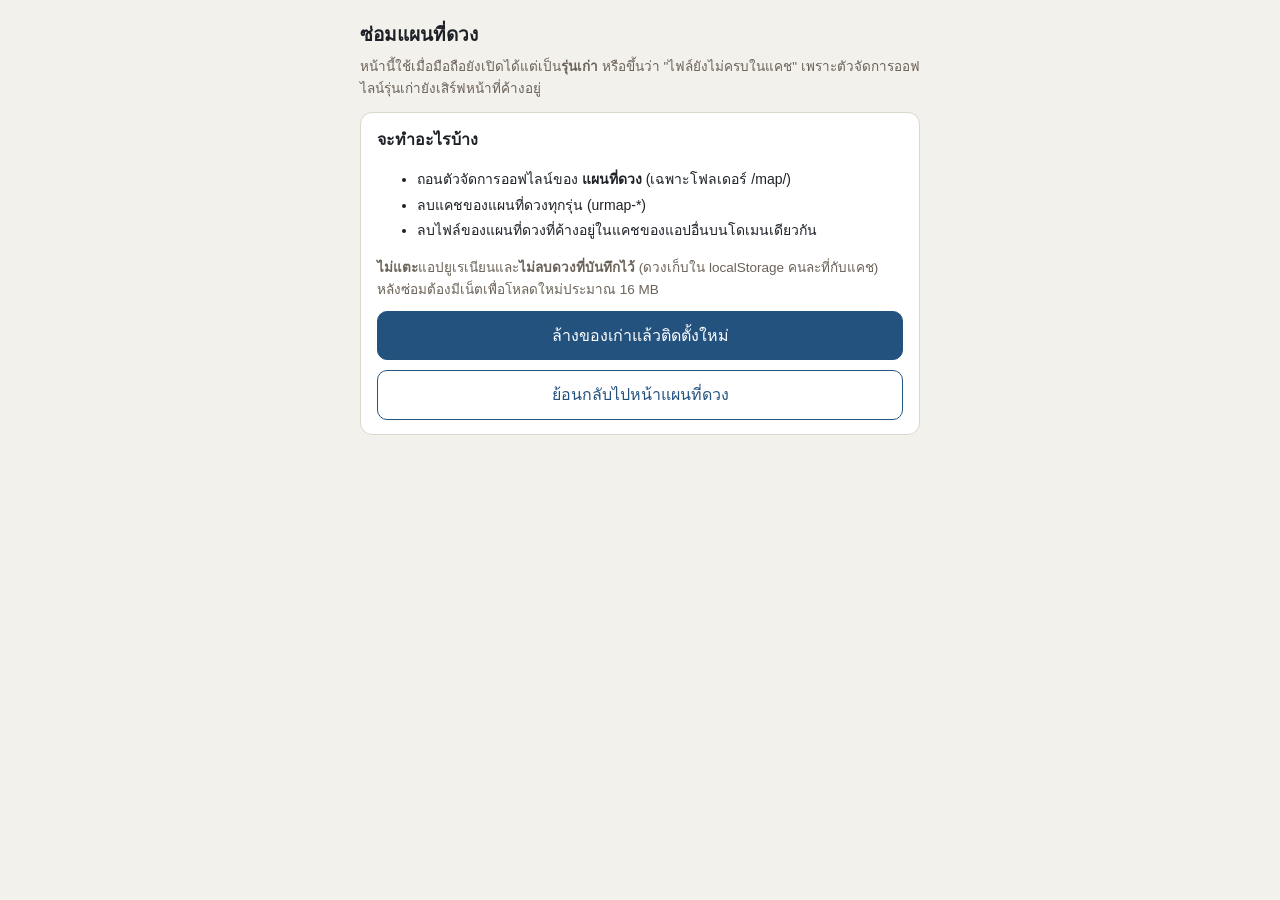
<file: map/fix.html>
<!doctype html><html lang="th"><meta charset="utf-8">
<meta name="viewport" content="width=device-width,initial-scale=1">
<title>ซ่อมแผนที่ดวง (ล้างของเก่าแล้วติดตั้งใหม่)</title>
<style>
 body{font:16px/1.6 -apple-system,"Segoe UI",Roboto,"Noto Sans Thai",sans-serif;margin:0;background:#f3f1ec;color:#1d2127}
 .wrap{max-width:560px;margin:0 auto;padding:20px 16px 40px}
 h1{font-size:19px;margin:0 0 6px}
 .card{background:#fff;border:1px solid #dcd7cc;border-radius:12px;padding:14px 16px;margin-top:12px}
 .hint{color:#6b6257;font-size:13.5px}
 li{margin:3px 0;font-size:14px}
 .ok{color:#1d6b3a}.bad{color:#b3261e}
 button{font:inherit;padding:11px 16px;border-radius:10px;border:1px solid #24527f;background:#24527f;color:#fff;cursor:pointer;width:100%;margin-top:10px}
 button.sec{background:#fff;color:#24527f}
</style>
<div class="wrap">
<h1>ซ่อมแผนที่ดวง</h1>
<div class="hint">หน้านี้ใช้เมื่อมือถือยังเปิดได้แต่เป็น<strong>รุ่นเก่า</strong> หรือขึ้นว่า "ไฟล์ยังไม่ครบในแคช"
เพราะตัวจัดการออฟไลน์รุ่นเก่ายังเสิร์ฟหน้าที่ค้างอยู่</div>
<div class="card">
  <div><b>จะทำอะไรบ้าง</b></div>
  <ul>
    <li>ถอนตัวจัดการออฟไลน์ของ <b>แผนที่ดวง</b> (เฉพาะโฟลเดอร์ /map/)</li>
    <li>ลบแคชของแผนที่ดวงทุกรุ่น (urmap-*)</li>
    <li>ลบไฟล์ของแผนที่ดวงที่ค้างอยู่ในแคชของแอปอื่นบนโดเมนเดียวกัน</li>
  </ul>
  <div class="hint"><b>ไม่แตะ</b>แอปยูเรเนียนและ<b>ไม่ลบดวงที่บันทึกไว้</b> (ดวงเก็บใน localStorage คนละที่กับแคช)
  หลังซ่อมต้องมีเน็ตเพื่อโหลดใหม่ประมาณ 16 MB</div>
  <button id="go">ล้างของเก่าแล้วติดตั้งใหม่</button>
  <button class="sec" id="back">ย้อนกลับไปหน้าแผนที่ดวง</button>
</div>
<div class="card" id="logcard" hidden><b>ผลการซ่อม</b><ul id="log"></ul><div id="done"></div></div>
</div>
<script>
// หน้านี้ตั้งใจให้ "ไม่เคยอยู่ในแคชใด ๆ" (ไม่อยู่ในรายการ precache และอยู่ใน NEVER_CACHE ของ sw.js)
// จึงถูกดึงจากเน็ตเสมอแม้ตัวจัดการออฟไลน์รุ่นเก่ายังทำงานอยู่ — เป็นทางเดียวที่แน่ใจว่าโค้ดใหม่ได้รัน
const $=s=>document.querySelector(s);
const say=(t,cls)=>{const li=document.createElement("li");li.textContent=t;if(cls)li.className=cls;$("#log").append(li)};
const __BASE=new URL("./",location.href).href;        // .../Ur-Astro/map/
window.__BASE=__BASE;

/** ล้างเฉพาะของแผนที่ดวง — คืนสรุปเป็นตัวเลขเพื่อให้เทสต์ตรวจได้
 *  base ใส่ได้เฉพาะตอนเทสต์ (เครื่อง dev เสิร์ฟ mapapp/ ที่ราก จึงต้องจำลองพาธ /map/ ของจริง) */
async function cleanup(base){
  const BASE=base||window.__BASE;
  const out={unregistered:0,keptRegs:0,cachesDeleted:[],strays:0,keptEntries:0};
  if("serviceWorker" in navigator){
    for(const r of await navigator.serviceWorker.getRegistrations()){
      if(r.scope.startsWith(BASE)){ await r.unregister(); out.unregistered++; }
      else out.keptRegs++;                              // ของแอปยูเรเนียน — ห้ามแตะ
    }
  }
  if(window.caches){
    for(const k of await caches.keys()){
      if(k.startsWith("urmap-")){ await caches.delete(k); out.cachesDeleted.push(k); continue; }
      const c=await caches.open(k);
      for(const req of await c.keys()){
        if(req.url.startsWith(BASE)){ await c.delete(req); out.strays++; } else out.keptEntries++;
      }
    }
  }
  return out;
}

$("#back").addEventListener("click",()=>location.href="./index.html?fresh="+Date.now());
$("#go").addEventListener("click",async()=>{
  $("#go").disabled=true;$("#logcard").hidden=false;$("#log").innerHTML="";
  try{
    const r=await cleanup();
    say(`ถอนตัวจัดการออฟไลน์ของแผนที่ดวง ${r.unregistered} ตัว (ของแอปอื่นคงไว้ ${r.keptRegs} ตัว)`,"ok");
    say(`ลบแคชแผนที่ดวง ${r.cachesDeleted.length} ชุด${r.cachesDeleted.length?": "+r.cachesDeleted.join(", "):""}`,"ok");
    say(`ลบไฟล์แผนที่ดวงที่ค้างในแคชแอปอื่น ${r.strays} ไฟล์ (ไฟล์ของแอปนั้นคงไว้ ${r.keptEntries} ไฟล์)`,"ok");
    $("#done").innerHTML=`<div class="hint" style="margin-top:8px">กำลังเปิดหน้าแผนที่ดวงรุ่นใหม่… ถ้าไม่เปลี่ยนเอง กดปุ่มย้อนกลับด้านบน</div>`;
    if(!new URLSearchParams(location.search).has("dry"))
      setTimeout(()=>location.replace("./index.html?fresh="+Date.now()),1200);   // ?fresh= กันแคช HTTP ของเบราว์เซอร์
  }catch(e){ say("ซ่อมไม่สำเร็จ: "+e.message,"bad"); $("#go").disabled=false; }
});
window.__cleanup=cleanup;     // ให้เทสต์เรียกตรง ๆ ได้
</script>
</file>
<file: uranian/style.css>
/* ยูเรเนียนออฟไลน์ — ระบบหน้าตาแนว "เครื่องมือมืออาชีพ"
 *
 * กติกา 3 ข้อที่ยึดทั้งไฟล์:
 *   1. สีทุกสีมาจากโทเคน — ห้าม rgba() ดิบในกฎคอมโพเนนต์ ไม่งั้นโหมดสว่าง/มืดเพี้ยน
 *   2. ระยะและขนาดตัวอักษรมาจากสเกล (--s*, --t*) — ไม่มีเลขครึ่งพิกเซล
 *   3. แอปนี้ทำงานออฟไลน์ ห้ามลิงก์ฟอนต์จากเน็ต ใช้ฟอนต์ในเครื่อง + สแตกสำรอง
 */

:root{
  /* ── ฟอนต์ (ต้องมีสแตกสำรอง เพราะเครื่องผู้ใช้อาจไม่มี IBM Plex) ───────── */
  --sans:"IBM Plex Sans Thai","Noto Sans Thai","Sarabun",system-ui,-apple-system,sans-serif;
  --mono:"IBM Plex Mono",ui-monospace,SFMono-Regular,"SF Mono",Menlo,
         "DejaVu Sans Mono",monospace;
  --sym:"Apple Symbols","Segoe UI Symbol","Noto Sans Symbols 2",system-ui,sans-serif;

  /* ── สเกลระยะ (ทุก margin/padding/gap ต้องหยิบจากนี่) ─────────────────── */
  --s1:4px; --s2:6px; --s3:8px; --s4:12px; --s5:16px; --s6:24px; --s7:34px;

  /* ── สเกลตัวอักษร ────────────────────────────────────────────────────── */
  --t-xs:11px; --t-sm:12px; --t-md:13px; --t-base:15px; --t-lg:17px; --t-xl:21px;

  --r-sm:3px; --r-md:5px;

  /* ── สี: เทาเอียงน้ำเงินเล็กน้อย ให้เข้ากับหน้าจอเครื่องมือ ไม่ใช่เทากลาง ── */
  --bg:#fafbfd; --panel:#ffffff; --sunk:#eff2f7; --raise:#ffffff;
  --rule:#d9dfe8; --rule-soft:#e8ecf2;
  --ink:#141a23; --dim:#586274; --faint:#8a94a4;
  --accent:#1560c4; --accent-ink:#ffffff;
  --accent-soft:rgba(21,96,196,.11); --accent-line:rgba(21,96,196,.42);
  --warn-soft:rgba(196,124,20,.14); --warn-line:rgba(196,124,20,.45);
  --warn-ink:#a5660f;
  --hover:rgba(20,26,35,.045);
  --pos:#146c3f; --neg:#c02626;
  --f-personal:#1668c4; --f-good:#12703c; --f-bad:#c62828;
  --f-booster:#b06d05; --f-neutral:#6b7280;
  --shadow-1:0 1px 2px rgba(16,24,40,.05);
  --shadow-2:0 4px 14px rgba(16,24,40,.10);
  --focus:0 0 0 2px var(--bg),0 0 0 4px var(--accent-line);
  color-scheme:light;
}
@media (prefers-color-scheme:dark){
  :root:not([data-theme="light"]){
    --bg:#0d1117; --panel:#151b24; --sunk:#1b222c; --raise:#1a212b;
    --rule:#2a323d; --rule-soft:#222933;
    --ink:#e0e7ef; --dim:#96a1b0; --faint:#6e7887;
    --accent:#6cb0f8; --accent-ink:#0d1117;
    --accent-soft:rgba(108,176,248,.15); --accent-line:rgba(108,176,248,.46);
    --warn-soft:rgba(240,167,66,.15); --warn-line:rgba(240,167,66,.45);
    --warn-ink:#f0a742;
    --hover:rgba(224,231,239,.055);
    --pos:#57c98d; --neg:#ff7b7b;
    --f-personal:#63b3f6; --f-good:#57c98a; --f-bad:#ff7b7b;
    --f-booster:#f0a742; --f-neutral:#98a2b0;
    --shadow-1:0 1px 2px rgba(0,0,0,.32);
    --shadow-2:0 6px 20px rgba(0,0,0,.42);
    color-scheme:dark;
  }
}
:root[data-theme="dark"]{
  --bg:#0d1117; --panel:#151b24; --sunk:#1b222c; --raise:#1a212b;
  --rule:#2a323d; --rule-soft:#222933;
  --ink:#e0e7ef; --dim:#96a1b0; --faint:#6e7887;
  --accent:#6cb0f8; --accent-ink:#0d1117;
  --accent-soft:rgba(108,176,248,.15); --accent-line:rgba(108,176,248,.46);
  --warn-soft:rgba(240,167,66,.15); --warn-line:rgba(240,167,66,.45);
  --warn-ink:#f0a742;
  --hover:rgba(224,231,239,.055);
  --pos:#57c98d; --neg:#ff7b7b;
  --f-personal:#63b3f6; --f-good:#57c98a; --f-bad:#ff7b7b;
  --f-booster:#f0a742; --f-neutral:#98a2b0;
  --shadow-1:0 1px 2px rgba(0,0,0,.32);
  --shadow-2:0 6px 20px rgba(0,0,0,.42);
  color-scheme:dark;
}

*{box-sizing:border-box}
body{margin:0;background:var(--bg);color:var(--ink);font-family:var(--sans);
  font-size:var(--t-base);line-height:1.55;-webkit-text-size-adjust:100%;
  -webkit-font-smoothing:antialiased}
.wrap{max-width:1500px;margin:0 auto;padding:var(--s6) var(--s5) 60px}

/* โฟกัสคีย์บอร์ดต้องเห็นทุกตัวที่กดได้ — เดิมมีแค่ช่องกรอก */
:where(button,select,input,textarea,[tabindex]):focus-visible{
  outline:none;box-shadow:var(--focus);border-radius:var(--r-sm)}

/* ── หัวหน้า ──────────────────────────────────────────────────────────── */
header.top{border:1px solid var(--rule);border-radius:var(--r-md);
  background:var(--panel);box-shadow:var(--shadow-1);
  padding:var(--s5) var(--s5) var(--s4);margin-bottom:var(--s5);
  display:flex;align-items:center;justify-content:space-between;gap:var(--s3)}
/* v136: ปุ่ม "ดวงที่บันทึก" บนหัวแอป — ปุ่มรองแบบเส้นขอบ ไม่แย่งสายตาจากปุ่มคำนวณ */
header.top .hbtn{flex:0 0 auto;background:none;color:var(--accent);
  border:1px solid var(--accent-line);border-radius:var(--r-sm);
  padding:var(--s2) var(--s3);font:inherit;font-size:var(--t-sm);font-weight:600;
  cursor:pointer;white-space:nowrap}
header.top .hbtn:hover{background:var(--accent-soft)}
header.top h1{margin:0;font-size:var(--t-xl);font-weight:700;
  letter-spacing:-.01em;display:flex;align-items:center;gap:var(--s3);
  flex-wrap:wrap}
header.top h1 .tag{font-size:10px;font-weight:700;color:var(--accent);
  background:var(--accent-soft);border:1px solid var(--accent-line);
  border-radius:var(--r-sm);padding:2px var(--s2);vertical-align:2px;
  font-family:var(--mono);letter-spacing:.1em}
.meta{display:flex;flex-wrap:wrap;gap:var(--s2) var(--s6);font-size:var(--t-md);
  color:var(--dim);line-height:1.6}
.meta b{color:var(--accent);font-weight:600}
.meta .mono{font-family:var(--mono);font-size:var(--t-md);color:var(--ink);
  font-variant-numeric:tabular-nums}
.chips{display:flex;flex-wrap:wrap;gap:var(--s2);margin-top:var(--s3)}
.chip{font-size:var(--t-sm);border:1px solid var(--rule);background:var(--sunk);
  border-radius:var(--r-sm);padding:2px var(--s3);color:var(--dim)}
.chip b{color:var(--ink);font-family:var(--mono);font-variant-numeric:tabular-nums}

/* ── ฟอร์มกรอกดวง ─────────────────────────────────────────────────────── */
.form{position:relative;border:1px solid var(--rule);border-radius:var(--r-md);background:var(--panel);
  box-shadow:var(--shadow-1);padding:var(--s5);margin-bottom:var(--s5);
  display:flex;flex-wrap:wrap;gap:var(--s4) var(--s5);align-items:end}
.form .fg{display:flex;flex-direction:column;gap:var(--s1)}
/* v136 (ผู้ใช้เลือกข้อ 5): ป้ายช่องเดิมเป็นฟอนต์พิมพ์ดีด 10px ตัวห่าง ดูเป็นหน้าโปรแกรม และ uppercase ไม่มีผลกับอักษรไทย
   → ฟอนต์ไทยตัวเล็กสีจาง · ฟอนต์พิมพ์ดีด (--mono) เหลือไว้กับตัวเลของศา/วันเวลาเท่านั้น */
.form label{font-size:var(--t-sm);color:var(--dim);font-weight:500}
.form input,.form select{background:var(--bg);color:var(--ink);
  border:1px solid var(--rule);border-radius:var(--r-sm);
  padding:var(--s2) var(--s3);font-size:14px;font-family:inherit;min-width:0;
  transition:border-color .12s}
.form input:hover,.form select:hover{border-color:var(--dim)}
.form input:focus,.form select:focus{outline:none;border-color:var(--accent);
  box-shadow:var(--focus)}
.form .num{width:72px;font-family:var(--mono);font-variant-numeric:tabular-nums}
.form button{background:var(--accent);color:var(--accent-ink);border:1px solid transparent;
  border-radius:var(--r-sm);padding:var(--s3) var(--s6);
  font-size:14px;font-weight:700;cursor:pointer;font-family:inherit;
  box-shadow:var(--shadow-1);transition:filter .12s}
.form button:hover{filter:brightness(1.1)}
/* v136 (ข้อ 3): ปุ่มรองในฟอร์ม — เส้นขอบสีหลัก พื้นใส · ปุ่มทึบเหลือ "คำนวณ" ปุ่มเดียว */
.form button.btn2{background:none;color:var(--accent);border-color:var(--accent-line);box-shadow:none}
.form button.btn2:hover{background:var(--accent-soft);filter:none}
.form button:active{filter:brightness(.94)}
.form .note{font-size:var(--t-sm);color:var(--faint);width:100%;margin-top:calc(var(--s1) * -1)}
/* v119: ฟอร์มพับได้ — จอ 375px ฟอร์มสูง 606px ต้องเลื่อนผ่านทุกครั้งกว่าจะถึงเนื้อหา */
.form.fold{display:none}
.ffold{position:absolute;top:var(--s2);right:var(--s2);background:none !important;
  color:var(--faint) !important;border:1px solid var(--rule) !important;box-shadow:none !important;
  font-size:var(--t-sm) !important;font-weight:600 !important;padding:2px var(--s2) !important}
.ffold:hover{color:var(--ink) !important;border-color:var(--dim) !important;filter:none !important}
/* v134: ปุ่มย่อ (absolute มุมขวาบน) ทับปลายป้าย "วันเกิด (…ค.ศ.)" ที่จอ 600px — ป้ายแถวแรกยาวถึงมุมขวาได้ทุกความกว้าง
   เว้นแถบบนของฟอร์มให้สูงพอสำหรับปุ่ม (ระยะบน + ปุ่ม ~26px + ช่องไฟ) แทนการไล่แก้ทีละความกว้างจอ */
.form:has(> .ffold){padding-top:calc(var(--s2) + 26px + var(--s2))}
.fbar{display:flex;align-items:center;gap:var(--s3);width:100%;
  border:1px solid var(--rule);border-radius:var(--r-md);background:var(--panel);
  padding:var(--s2) var(--s3);margin:0 0 var(--s4);cursor:pointer;text-align:left;
  font-family:inherit;color:var(--ink);box-shadow:var(--shadow-1)}
.fbar:hover{border-color:var(--dim)}
/* v121: .fbar ตั้ง display:flex ซึ่งชนะ [hidden] ของเบราว์เซอร์ → แถบสรุปโผล่ค้างตลอดแม้ฟอร์มกางอยู่ (เทสต์ v119 ตรวจแค่
   property .hidden ไม่ได้ตรวจว่ามองเห็นจริง · จับได้จากเกณฑ์ความสูงที่รีวิวรอบ 6 แนะนำ) */
.fbar[hidden],.fbar .fpend[hidden]{display:none}
.fbar .fsum{flex:1;min-width:0;font-size:var(--t-sm);font-family:var(--mono);
  font-variant-numeric:tabular-nums;color:var(--dim);overflow:hidden;
  text-overflow:ellipsis;white-space:nowrap}
.fbar .fsum b{color:var(--ink);font-family:var(--sans)}
.fbar .fpend{flex:0 0 auto;font-size:var(--t-xs);font-weight:700;color:var(--warn-ink);
  background:var(--warn-soft);border:1px solid var(--warn-line);border-radius:var(--r-sm);padding:1px var(--s1)}
.fbar .fedit{flex:0 0 auto;font-size:var(--t-sm);font-weight:700;color:var(--accent)}
#status{font-size:var(--t-md);color:var(--dim);margin:0 0 var(--s4);
  font-variant-numeric:tabular-nums}
#status.err{color:var(--neg);font-weight:600}
.ctnote{font-size:var(--t-sm);color:var(--f-booster);margin:0 0 var(--s2)}
.ctnote:empty{display:none}
.ctnote.warn{color:var(--f-bad)}

/* ── แท็บ ─────────────────────────────────────────────────────────────── */
.tabs{display:flex;flex-wrap:wrap;gap:0;margin:0 0 var(--s5);
  border-bottom:1px solid var(--rule);
  /* v119: ค้างบนจอ — เดิมต้องเลื่อนขึ้นสุดก่อนถึงจะสลับแท็บได้ (แถบกว้าง 1,250px ในจอ 359px)
     พื้นทึบเพราะเนื้อหาเลื่อนลอดข้างใต้ · --topbar ตั้งจาก JS ให้ของที่ค้างอยู่แล้ว (แถบเครื่องมือ/จาน) หลบลงมา */
  position:sticky;top:0;z-index:6;background:var(--bg)}
.tabs.stuck{box-shadow:0 6px 12px -8px rgba(0,0,0,.45)}
.tab{background:none;border:0;border-bottom:2px solid transparent;
  padding:var(--s3) var(--s4);font:inherit;font-size:var(--t-md);font-weight:500;
  color:var(--faint);cursor:pointer;border-radius:0;margin-bottom:-1px;
  transition:color .12s,border-color .12s;white-space:nowrap}
.tab:hover{color:var(--dim)}
.tab.on{color:var(--ink);font-weight:600;border-bottom-color:var(--accent)}
.panel{display:none}
.panel.on{display:block}

/* ── แถบตัวกรอง (ติดบนสุดเวลาเลื่อน) ──────────────────────────────────── */
.tools{position:sticky;top:var(--topbar,0px);z-index:5;background:var(--panel);
  border:1px solid var(--rule);border-radius:var(--r-md);
  box-shadow:var(--shadow-1);
  padding:var(--s3) var(--s4);margin-bottom:var(--s5);
  display:flex;flex-wrap:wrap;gap:var(--s3) var(--s5);align-items:center}
.tools .lbl{font-size:var(--t-sm);color:var(--dim);font-weight:500}
.tools label{display:inline-flex;align-items:center;gap:var(--s2);font-size:var(--t-md);
  color:var(--dim);cursor:pointer;user-select:none}
.tools input{accent-color:var(--accent);cursor:pointer;margin:0}
.tools .sep{width:1px;height:18px;background:var(--rule)}
.tools .hint{font-size:var(--t-sm);color:var(--faint);margin-left:auto}
.tools .fwarn{font-size:var(--t-md);font-weight:700;color:var(--neg);
  border:1px solid var(--neg);border-radius:var(--r-sm);padding:2px var(--s3);
  margin-left:auto}
.tools .clearf{background:var(--sunk);color:var(--ink);border:1px solid var(--rule);
  border-radius:var(--r-sm);font:inherit;font-size:var(--t-sm);
  padding:var(--s1) var(--s3);cursor:pointer;transition:border-color .12s,color .12s}
.tools .clearf:hover{border-color:var(--accent);color:var(--accent)}
.tools label.on{color:var(--ink);font-weight:600}

/* ── ตารางดูดวงจร 13 เดือน ────────────────────────────────────────────── */
.band{margin-bottom:var(--s6)}
.band h2{margin:0 0 var(--s3);font-size:var(--t-base);font-weight:700;
  letter-spacing:-.005em;padding-bottom:var(--s2);border-bottom:1px solid var(--rule)}
.band h2 .ce{color:var(--faint);font-weight:400;font-size:var(--t-md);margin-left:var(--s3)}
.strip{display:flex;gap:var(--s3);overflow-x:auto;padding-bottom:var(--s3);
  scrollbar-width:thin}
.mcol{flex:0 0 272px;border:1px solid var(--rule);border-radius:var(--r-md);
  background:var(--panel);box-shadow:var(--shadow-1);
  display:flex;flex-direction:column;min-width:0;overflow:hidden}
.mhead{padding:var(--s3) var(--s4);background:var(--sunk);
  border-bottom:1px solid var(--rule)}
.mname{font-weight:700;font-size:14px;display:flex;align-items:baseline;gap:var(--s2)}
.mname .yr{color:var(--faint);font-weight:400;font-size:var(--t-sm)}
.mname .net{margin-left:auto;font-family:var(--mono);font-size:var(--t-md);
  font-weight:700;padding:0 var(--s1);border:1px solid var(--rule);
  border-radius:var(--r-sm);font-variant-numeric:tabular-nums}
.net.pos{color:var(--pos)} .net.neg{color:var(--neg)} .net.zero{color:var(--faint)}
.sline{font-size:var(--t-sm);color:var(--dim);margin-top:2px}
.sline b{color:var(--ink);font-family:var(--mono);font-size:var(--t-md)}
.sline .pp{margin-left:var(--s1);font-size:var(--t-sm);color:var(--f-personal)}
.sline.g b{color:var(--pos)} .sline.r b{color:var(--neg)}
.sline .g{color:var(--pos)} .sline .r{color:var(--neg)}
.mbody{overflow:auto;max-height:520px;padding:var(--s3) var(--s4) var(--s4);
  scrollbar-width:thin;content-visibility:auto;contain-intrinsic-size:auto 520px}
.tsec{margin-bottom:var(--s3)}
.thead{font-family:var(--mono);font-size:var(--t-sm);font-weight:700;
  color:var(--dim);padding-bottom:2px;margin-bottom:var(--s1);
  display:grid;grid-template-columns:1fr auto;align-items:baseline;
  column-gap:var(--s2);border-bottom:1px solid var(--rule-soft)}
.thead .tt{display:flex;align-items:center;gap:var(--s2);letter-spacing:.04em}
.thead .tt::after{content:"";flex:1 1 auto;height:1px;background:var(--rule-soft)}
.thead .tn{font-weight:400;color:var(--faint);font-size:var(--t-xs);
  font-variant-numeric:tabular-nums}
.thead span{grid-column:1/-1;display:block;font-family:inherit;font-weight:400;
  font-size:var(--t-xs);color:var(--faint);letter-spacing:0}
.frow{font-family:var(--mono);font-size:12.5px;line-height:1.75;white-space:nowrap}
.frow b{font-weight:700}
.frow i{font-style:normal;font-size:9.5px;vertical-align:sub;color:var(--faint)}
.frow u{text-decoration:none;color:var(--faint)}
.f-personal{color:var(--f-personal)} .f-good{color:var(--f-good)}
.f-bad{color:var(--f-bad)} .f-booster{color:var(--f-booster)}
.f-neutral{color:var(--f-neutral)}
.frow.hide,.tsec.hide{display:none}
.frow{cursor:pointer;border-radius:var(--r-sm);padding:0 var(--s1);margin:0 calc(var(--s1) * -1)}
.frow:hover{background:var(--hover)}
.frow.on{background:var(--accent-soft);outline:1px solid var(--accent-line)}
/* กล่องคำแปลของตารางเดือน — วางใต้แถบเดือน ไม่ยัดในคอลัมน์กว้าง 272px */
#tmean{margin-top:var(--s3)}
#tmean[hidden]{display:none}
.mcol.empty .mbody::after{content:"ไม่มีแถวที่ตรงตัวกรอง";display:block;
  font-family:var(--sans);font-size:var(--t-md);color:var(--faint)}

/* ── กล่องคำอธิบาย / แผงควบคุมของแต่ละแท็บ ───────────────────────────── */
.legend{border:1px solid var(--rule);border-radius:var(--r-md);background:var(--panel);
  box-shadow:var(--shadow-1);padding:var(--s4) var(--s5);margin-bottom:var(--s5)}
.legend h3{margin:0 0 var(--s3);font-size:var(--t-base);
  color:var(--ink);font-weight:700;display:flex;align-items:center;gap:var(--s3);flex-wrap:wrap}
.legend h3 .hint{font-size:var(--t-sm);letter-spacing:0;text-transform:none;
  font-weight:400;font-family:var(--sans);color:var(--faint)}
.lgrid{display:grid;grid-template-columns:repeat(auto-fit,minmax(228px,1fr));
  gap:var(--s1) var(--s6);font-size:var(--t-md);color:var(--dim)}
.lgrid code{font-family:var(--mono);font-size:var(--t-sm);color:var(--ink);font-weight:700}
.lgrid code.f-personal{color:var(--f-personal)} .lgrid code.f-good{color:var(--f-good)}
.lgrid code.f-bad{color:var(--f-bad)} .lgrid code.f-booster{color:var(--f-booster)}
.lgrid code.f-neutral{color:var(--f-neutral)}
footer{margin-top:var(--s7);padding-top:var(--s4);border-top:1px solid var(--rule);
  font-size:var(--t-sm);color:var(--faint)}

/* ── ปุ่มชิปเล็ก (ใช้ร่วมกันทุกแผง: ชั้นดวง · มุม 60 · ดาวหลัก) ─────────── */
.laychips,.plchips{display:inline-flex;flex-wrap:wrap;gap:2px;vertical-align:middle}
.laychips{margin:0 var(--s1)}
.laychip,.plchip{font:600 var(--t-xs)/1 var(--mono);padding:var(--s1) var(--s2);
  cursor:pointer;border:1px solid var(--rule);background:transparent;
  color:var(--faint);border-radius:var(--r-sm);transition:color .12s,border-color .12s}
.plchip{padding:2px var(--s1);line-height:1;color:inherit}
.laychip:hover,.plchip:hover{color:var(--dim);border-color:var(--dim)}
.laychip.on,.plchip.on{background:var(--accent-soft);border-color:var(--accent-line);
  color:var(--ink)}
.laychip.a60{margin-left:var(--s1)}
.laychip.a60.on{background:var(--warn-soft);border-color:var(--warn-line)}

/* ── ปุ่ม/ช่องเลือกรอง (ใช้ในแถบเครื่องมือของทุกแท็บ) ────────────────────
 * เดิมปุ่มใน .tlbar ไม่มีกฎเลย จึงเป็นปุ่มเทาดีฟอลต์ของเบราว์เซอร์
 * ปนอยู่กับปุ่มที่จัดสไตล์แล้ว — รวมให้เป็นชุดเดียว */
.tlbar button,.cmprow button,.tools .clearf{
  background:var(--sunk);color:var(--ink);border:1px solid var(--rule);
  border-radius:var(--r-sm);font:inherit;font-size:var(--t-md);font-weight:500;
  padding:var(--s2) var(--s4);cursor:pointer;
  transition:border-color .12s,color .12s,background .12s}
.tlbar button:hover,.cmprow button:hover,.tools .clearf:hover{
  border-color:var(--accent);color:var(--accent)}
.tlbar button:active,.cmprow button:active{background:var(--accent-soft)}
.tlbar select,.cmprow select,.tlbar input[type=number]{
  background:var(--bg);color:var(--ink);border:1px solid var(--rule);
  border-radius:var(--r-sm);padding:var(--s2) var(--s3);font:inherit;
  font-size:var(--t-md);cursor:pointer;transition:border-color .12s}
.tlbar select:hover,.cmprow select:hover{border-color:var(--dim)}
.tlbar input[type=checkbox]{accent-color:var(--accent);cursor:pointer;margin:0}

/* ── ตำแหน่งดาว 9 ชั้น ────────────────────────────────────────────────── */
.postab{overflow-x:auto;border:1px solid var(--rule);border-radius:var(--r-md);
  background:var(--panel);box-shadow:var(--shadow-1)}
.postab table{border-collapse:collapse;min-width:640px;width:100%;
  font-family:var(--mono);font-size:var(--t-xs)}
.postab th{position:sticky;top:0;z-index:1;background:var(--sunk);
  border-bottom:1px solid var(--rule);border-left:1px solid var(--rule);
  padding:var(--s1) var(--s2);text-align:center;font-weight:400;
  cursor:pointer;white-space:nowrap;line-height:1.25}
.postab th:first-child{border-left:0;text-align:left;left:0;z-index:2;
  background:var(--sunk)}
.postab th b{display:block;font-size:var(--t-xs);font-weight:600;color:var(--ink)}
.postab th i{font-style:normal;font-size:10px;color:var(--faint)}
.postab th:hover{background:color-mix(in srgb,var(--sunk) 70%,var(--rule))}
.postab td{border-left:1px solid var(--rule-soft);
  border-bottom:1px solid var(--rule-soft);
  padding:2px var(--s2);text-align:right;color:var(--dim);white-space:nowrap;
  font-variant-numeric:tabular-nums}
/* ตรึงคอลัมน์ปัจจัยไว้ ไม่งั้นเลื่อนดูชั้นขวา ๆ แล้วไม่รู้ว่าแถวไหน */
.postab td:first-child,.postab th:first-child{position:sticky;left:0}
.postab td:first-child{border-left:0;text-align:left;background:var(--panel);
  box-shadow:1px 0 0 var(--rule)}
.postab tr:hover td:first-child{background:var(--sunk)}
.postab td.fk{font-weight:700;color:var(--ink)}
.postab tr:hover td{background:var(--hover)}
/* แท็บเรือนชะตา — จานเรือน 12 ช่อง (SVG) */
#hwheelwrap{display:flex;justify-content:center;margin:var(--s3) 0}
#hwheel{width:100%;max-width:940px}   /* v115 จานแบบความสมพงษ์ (swDraw) */
.swhnum{font:600 9.5px/1 var(--mono);text-anchor:middle;dominant-baseline:central}
.swsvg .swhsec:hover{fill:rgba(70,130,240,0.16)}
/* สัญลักษณ์ดาว (ใช้ทั้งในจานและในคำแปล) — text=Unicode(☉♀) · hglp=path(ทิพย์) · hgl-code=MC/AS */
.hgl{font-family:"Apple Symbols","Segoe UI Symbol","Noto Sans Symbols 2",system-ui,sans-serif;
  text-anchor:middle;dominant-baseline:central;pointer-events:none}
.hglp{pointer-events:none;stroke:none}
.hgl-code{font-family:var(--mono);font-weight:700;text-anchor:middle;
  dominant-baseline:central;pointer-events:none}
svg .f-personal{fill:var(--f-personal)} svg .f-good{fill:var(--f-good)}
svg .f-bad{fill:var(--f-bad)} svg .f-booster{fill:var(--f-booster)}
svg .f-neutral{fill:var(--f-neutral)}
/* สัญลักษณ์เล็กหน้าอักษรย่อในคำแปลเรือน */
.gmini{display:inline-block;width:20px;height:20px;vertical-align:-4px;margin-right:3px}
.gmini svg{display:block;width:100%;height:100%}
#hbelow{margin-top:var(--s2)}
.hhead{font-size:var(--t-md);font-weight:700;color:var(--accent);
  display:flex;justify-content:space-between;align-items:baseline;
  padding-bottom:var(--s2);border-bottom:1px solid var(--rule-soft);margin-bottom:var(--s2)}
.hhead .hcount{font-size:var(--t-xs);font-weight:400;color:var(--faint)}
.hitem{padding:var(--s2) 0;border-bottom:1px solid var(--rule-soft)}
.hitem:last-child{border-bottom:0}
.hitem.on{background:var(--sunk);border-radius:var(--r-sm);padding:var(--s2)}
.hitem>b{font-family:var(--mono)}
.hitem .mtext{color:var(--ink);margin-top:2px;line-height:1.6}
#laynote{min-height:1.2em;margin:var(--s2) 2px 0;font-size:var(--t-md);color:var(--dim)}
.posgrid{display:grid;grid-template-columns:repeat(auto-fill,minmax(118px,1fr));
  gap:var(--s1) var(--s4);font-family:var(--mono);font-size:var(--t-sm);
  margin-top:var(--s3);font-variant-numeric:tabular-nums}
.posgrid span{color:var(--dim)}

/* ── ไทม์ไลน์ช่วงวัน ─────────────────────────────────────────────────── */
.tlbar{display:flex;flex-wrap:wrap;gap:var(--s2) var(--s4);align-items:center;
  margin:0 0 var(--s3)}
.tlbar label{display:flex;gap:var(--s2);align-items:center;font-size:var(--t-md);
  color:var(--dim);white-space:nowrap}
/* บรรทัดคำอธิบายใต้แถบเครื่องมือ (#dlcount, #dlhandout) — เดิมไม่มีกฎ
 * เลยตกไปที่ขนาดตัวอักษรของ body 15px ดังกว่าเนื้อหาจริง */
p.hint{font-size:var(--t-md);color:var(--dim);margin:var(--s2) 0;line-height:1.6}
p.hint:empty{display:none}
.gantt{border:1px solid var(--rule);border-radius:var(--r-md);background:var(--panel);
  box-shadow:var(--shadow-1);overflow-x:auto}
.gwrap{min-width:520px}
.gscale{position:relative;height:22px;background:var(--sunk);
  border-bottom:1px solid var(--rule);margin-left:194px;margin-right:84px}
.gscale div{position:absolute;top:var(--s1);font-size:10px;color:var(--faint);
  font-family:var(--mono);transform:translateX(-50%)}
.grow{display:flex;align-items:center;gap:var(--s3);padding:1px var(--s3) 1px var(--s4);
  border-bottom:1px solid var(--rule-soft)}
.grow:hover{background:var(--hover)}
.grow{cursor:pointer}
.grow.on{background:var(--accent-soft)}
.glab{flex:0 0 176px;font-size:var(--t-xs);white-space:nowrap;overflow:hidden;
  text-overflow:ellipsis}
.gtrack{position:relative;flex:1 1 auto;height:16px}
.gbar{position:absolute;top:var(--s1);height:8px;border-radius:4px;opacity:.88}
.gbar.good{background:var(--f-good)}
.gbar.bad{background:var(--f-bad)}
.gbar.mix{background:linear-gradient(90deg,var(--f-good),var(--f-bad))}
.gbar.neutral{background:var(--f-neutral)}
.gpk{position:absolute;top:0;width:2px;height:16px;background:var(--ink);opacity:.8}
.gdate{flex:0 0 76px;text-align:right;font-size:10.5px;color:var(--dim);
  font-family:var(--mono);white-space:nowrap;font-variant-numeric:tabular-nums}
.gempty{padding:var(--s4);color:var(--faint);font-size:var(--t-md)}

/* ── แผนที่ชีวิต ──────────────────────────────────────────────────────── */
.lifewrap{border:1px solid var(--rule);border-radius:var(--r-md);background:var(--panel);
  box-shadow:var(--shadow-1);max-height:70vh;overflow-y:auto}
.lrow{display:flex;align-items:center;gap:var(--s3);padding:0 var(--s3);min-height:17px;
  border-bottom:1px solid var(--rule-soft)}
.lrow:hover{background:var(--hover)}
.lage{flex:0 0 26px;text-align:right;font-family:var(--mono);
  font-size:10.5px;color:var(--dim);font-variant-numeric:tabular-nums}
.lyear{flex:0 0 34px;font-family:var(--mono);font-size:10px;color:var(--faint);
  font-variant-numeric:tabular-nums}
.lbars{flex:1 1 auto;display:flex;flex-wrap:wrap;gap:1.5px;padding:2px 0}
.lnum{flex:0 0 28px;text-align:right;font-family:var(--mono);font-size:10px;
  color:var(--faint);font-variant-numeric:tabular-nums}
.lp{width:6px;height:6px;border-radius:50%;display:block;opacity:.85;cursor:help}
.lp.good{background:var(--f-good)} .lp.bad{background:var(--f-bad)}
.lp.mix{background:linear-gradient(135deg,var(--f-good) 50%,var(--f-bad) 50%)}
.lp.neutral{background:var(--f-neutral)}
.lp{cursor:pointer}
.lp.on{outline:2px solid var(--accent);outline-offset:1px;opacity:1}
/* แถบอ่านค่าของจุดที่แตะ — คงอยู่ ไม่ใช่ tooltip ที่หายไปเมื่อยกนิ้ว */
.lfsel{white-space:pre-line;font-family:var(--mono);font-size:var(--t-sm);
  color:var(--ink);background:var(--sunk);border:1px solid var(--rule);
  border-radius:var(--r-sm);padding:var(--s2) var(--s3);margin:var(--s3) 0 0;
  line-height:1.6}
.lfsel:empty{display:none}

/* ── จาน 90° ──────────────────────────────────────────────────────────── */
.dialwrap{position:relative;display:flex;justify-content:center;padding:var(--s3) 0}
.dialwrap canvas{max-width:100%}
.dialinfo{position:absolute;inset:0;pointer-events:none;line-height:1.4}
.dialinfo>div{position:absolute;max-width:34%}
.dialinfo b{display:block;color:var(--ink);font-size:var(--t-md);font-weight:700}
.dialinfo span{display:block;font-size:var(--t-xs);color:var(--dim);
  font-variant-numeric:tabular-nums}
.dialinfo sub{font-size:9px;color:var(--faint)}
.dialinfo .dl-tl{left:0;top:0;text-align:left}
.dialinfo .dl-tr{right:0;top:0;text-align:right}
.dialinfo .dl-bl{left:0;bottom:0;text-align:left}
.dialinfo .dl-br{right:0;bottom:0;text-align:right;color:var(--f-personal)}
.dialinfo .dl-br b,.dialinfo .dl-br span{color:var(--f-personal)}
#dlcv{cursor:grab;touch-action:none;border-radius:50%}
#dlcv:active{cursor:grabbing}
#dlhandout{min-height:1.3em;font-size:var(--t-md);color:var(--dim)}
#dlhandout sub{font-size:9px;color:var(--faint)}
.dialkey{display:block;margin:var(--s2) auto 2px;max-width:100%}
.picbox{display:grid;grid-template-columns:repeat(auto-fill,minmax(228px,1fr));
  gap:var(--s2);margin-top:var(--s4)}
.pic{border:1px solid var(--rule);border-radius:var(--r-sm);background:var(--panel);
  padding:var(--s2) var(--s3);font-size:var(--t-sm);line-height:1.5}
.pic b{display:block;font-family:var(--mono);font-size:var(--t-sm)}
.pic span{color:var(--faint);font-family:var(--mono);font-size:10.5px}

/* ── แผงแกน A, A/B (แตะดาวบนจาน) ─────────────────────────────────────── */
.axbox{border:1px solid var(--rule);border-radius:var(--r-md);background:var(--panel);
  box-shadow:var(--shadow-1);margin-top:var(--s4);
  padding:var(--s4);font-size:var(--t-md)}
.axbox h4{margin:0 0 var(--s1);font-size:14px;display:flex;align-items:center;
  gap:var(--s2);flex-wrap:wrap}
.axbox .axdeg{color:var(--dim);font-family:var(--mono);font-size:var(--t-sm);
  font-weight:400;font-variant-numeric:tabular-nums}
.axsec{margin:var(--s4) 0 2px;font-weight:700;font-size:var(--t-sm);color:var(--dim);
  padding-top:var(--s2);border-top:1px solid var(--rule-soft)}
.axsec:first-of-type{border-top:0;padding-top:0}
.axrows{display:grid;grid-template-columns:repeat(auto-fill,minmax(215px,1fr));
  gap:2px var(--s4)}
.axrow{font-family:var(--mono);font-size:var(--t-sm);
  display:flex;align-items:center;gap:var(--s1);white-space:nowrap}
/* ป้ายชั้นดวงห้อยท้ายสัญลักษณ์ดาว (r/v1/v2/t) — เล็ก บาง ไม่แย่งสายตา */
.axbox .pl{display:inline-flex;align-items:flex-end;gap:0}
.axbox .lay{color:var(--faint);font-size:9px;font-style:normal;font-weight:400;
  opacity:.72;letter-spacing:0;line-height:1;padding-bottom:1px;margin-left:.5px}
.axrow .op{color:var(--faint);margin:0 -2px}
.axrow .orb{color:var(--dim);font-variant-numeric:tabular-nums}
.axrow.tight .orb{color:var(--f-bad);font-weight:700}
.axarc{color:var(--faint);font-size:10.5px;margin-left:2px;
  font-variant-numeric:tabular-nums}
.axg{display:inline-flex;align-items:center;justify-content:center;
  width:15px;font-family:var(--sym);font-size:14px;line-height:1}
.axg svg{display:block;width:11px;height:13px}
.axg b{font-size:10px;font-family:var(--mono)}
.axnote{color:var(--faint);font-size:var(--t-xs);margin:var(--s2) 0 0;line-height:1.6}
/* หัวกลุ่มมุมในหัวข้อ 2 ดาว — กินเต็มแถวกริด ไม่แทรกกลางคอลัมน์ */
.anghead{grid-column:1/-1;display:flex;align-items:center;gap:var(--s2);
  font-family:var(--mono);font-size:var(--t-xs);font-weight:700;
  color:var(--dim);margin:var(--s3) 0 1px}
.anghead:first-child{margin-top:1px}
.anghead::after{content:"";flex:1 1 auto;height:1px;background:var(--rule-soft)}
.anghead .angn{font-weight:400;color:var(--faint);font-size:10.5px}
.angsum{font-family:var(--mono);font-size:10.5px;font-weight:400;
  color:var(--faint);margin:2px 0 0}
/* องศาเล็กมุมบนตัวเลข — อ่าน orb ได้เร็วกว่าคำว่า orb นำหน้า */
.axrow .dg{font-style:normal;font-size:.66em;vertical-align:super;
  line-height:0;margin-left:.5px}
/* สถานะออฟไลน์ท้ายหน้า — ต้องเห็นผลจริงตอนทดสอบติดตั้ง */
#swstat.ok{color:var(--f-good)}
#swstat.warn{color:var(--f-bad)}

/* ── คำแปลผสมดาว (กดที่สูตรจึงแสดง) ─────────────────────────────────────── */
.axrow.mean{cursor:pointer;border-radius:var(--r-sm);padding:1px var(--s1);
  margin:-1px calc(var(--s1) * -1)}
.axrow.mean:hover{background:var(--hover)}
.axrow.mean.on{background:var(--accent-soft)}
.mbox{grid-column:1/-1;border-left:2px solid var(--f-personal);
  border-radius:0 var(--r-sm) var(--r-sm) 0;
  background:var(--sunk);margin:var(--s1) 0 var(--s3);padding:var(--s3) var(--s4);
  font-size:var(--t-sm);line-height:1.62}
.mbox .mtext{color:var(--ink)}
.mbox .mwitte{margin-top:var(--s1);color:var(--dim);font-size:var(--t-xs);line-height:1.55}
.mbox .mnone{color:var(--faint);font-size:var(--t-xs)}
.mbox .mnote{color:var(--f-booster);font-size:var(--t-xs);margin-bottom:var(--s2)}
.mbox .mpart{margin-top:var(--s2)}
.mbox .mpart:first-of-type{margin-top:0}
.mbox .mpart>b{font-family:var(--mono);font-size:var(--t-xs);color:var(--dim)}

/* ── เทียบกับเว็บ ─────────────────────────────────────────────────────── */
.cmp{display:flex;flex-direction:column;gap:var(--s3)}
.cmprow{display:flex;gap:var(--s3);align-items:center;flex-wrap:wrap}
.cmprow label{font-size:var(--t-sm);color:var(--dim);font-weight:500}
.cmprow select,.cmprow button{background:var(--bg);color:var(--ink);
  border:1px solid var(--rule);border-radius:var(--r-sm);
  padding:var(--s2) var(--s3);font:inherit;font-size:var(--t-md);cursor:pointer;
  transition:border-color .12s,color .12s}
.cmprow button:hover{border-color:var(--accent);color:var(--accent)}
#cmptext{width:100%;background:var(--bg);color:var(--ink);border:1px solid var(--rule);
  border-radius:var(--r-sm);padding:var(--s3);font-family:var(--mono);
  font-size:var(--t-sm);resize:vertical}
.cmpout{font-size:var(--t-md)}
.cmpsum{padding:var(--s2) 0}
.cmpsum .ok{color:var(--pos)} .cmpsum .bad{color:var(--neg)}
.cmpgrp{margin-top:var(--s2);border-top:1px solid var(--rule);padding-top:var(--s2);
  max-height:220px;overflow:auto}
.cmpgrp>b{display:block;font-size:var(--t-sm);color:var(--dim);margin-bottom:2px}
.cmpitem{font-family:var(--mono);font-size:var(--t-sm)}
.cmpitem.miss{color:var(--neg);font-weight:700}
.cmpitem.extra{color:var(--faint)}

/* ── ตารางศูนย์รังสี 360° ─────────────────────────────────────────────── */
.ctrctl{display:flex;flex-direction:column;gap:var(--s2);margin-top:var(--s2)}
.ctrrow{display:flex;align-items:center;flex-wrap:wrap;gap:var(--s1)}
.ctrrow .lbl{font-size:10px;letter-spacing:.09em;text-transform:uppercase;
  font-family:var(--mono);font-weight:700;color:var(--faint);
  min-width:68px;flex:0 0 68px}
.ctrrow .sep{width:1px;height:14px;background:var(--rule);margin:0 var(--s1)}
.ctrdash{color:var(--faint);margin:0 2px}
.ctrrow input[type=number]{width:56px;font:600 var(--t-xs)/1 var(--mono);
  padding:var(--s1);background:var(--bg);color:inherit;
  border:1px solid var(--rule);border-radius:var(--r-sm);
  font-variant-numeric:tabular-nums}
.ctrtitle{margin:var(--s5) 0 0;font-size:var(--t-md);font-weight:700;
  display:flex;align-items:center;gap:var(--s2);
  padding-bottom:var(--s2);border-bottom:1px solid var(--rule)}
.ctrtitle .axg{width:17px;font-size:15px}
.ctrtitle .lay{color:var(--faint);font-size:10px;font-style:normal;margin-left:1px}
.ctrhead{font-size:var(--t-sm);color:var(--dim);margin:var(--s4) 0 var(--s2);
  display:flex;justify-content:space-between;flex-wrap:wrap;gap:var(--s2);
  align-items:baseline}
.ctrhead .axg{width:13px;font-size:12px;vertical-align:-1px}
.ctrleg{color:var(--faint);font-family:var(--mono);font-size:var(--t-xs)}
.ctrgrid{display:grid;grid-template-columns:repeat(auto-fill,minmax(232px,1fr));
  gap:0 var(--s4)}
.ctrrw{display:grid;grid-template-columns:62px 46px 52px 22px 32px;gap:var(--s1);
  align-items:center;font:var(--t-xs)/1.55 var(--mono);
  border-bottom:1px solid var(--rule-soft);padding:0 var(--s1);
  border-radius:var(--r-sm)}
.ctrrw:hover{background:var(--hover)}
.ctrrw.ctrhd{font-size:10px;letter-spacing:.08em;text-transform:uppercase;
  color:var(--faint);font-weight:700;border-bottom:1px solid var(--rule);
  padding-bottom:2px;margin-bottom:2px;background:none;cursor:default}
.ctrrw.ctrhd:hover{background:none}
.ctrrw.asp{background:var(--accent-soft)}
.ctrrw{cursor:pointer}
.ctrrw.on{outline:1px solid var(--accent-line);outline-offset:-1px}
.ctrrw.ctrhd{cursor:default}
.ctrrw .cpt{display:inline-flex;align-items:flex-end;gap:0}
.ctrrw .mslash{color:var(--faint);font-size:10px;margin:0 1px}
.ctrrw .lay{color:var(--faint);font-size:9px;font-style:normal;margin-left:1px}
.ctrrw .cdg,.ctrrw .cdt{text-align:right;font-variant-numeric:tabular-nums}
.ctrrw .cdg{color:var(--ink)}
.ctrrw .cag{text-align:right;color:var(--dim);font-variant-numeric:tabular-nums}
.ctrrw .cas{text-align:right;color:var(--accent);font-weight:700}

/* ── ตรวจสูตร ─────────────────────────────────────────────────────────── */
.fxpick{display:flex;flex-wrap:wrap;align-items:end;gap:var(--s3) var(--s5);
  margin-top:var(--s3)}
.fxmid,.fxpick .fxgo{display:flex;flex-direction:column;gap:var(--s1)}
.fxside{flex:1 1 320px}
.fxmid{flex:0 0 auto}
.fxpick .fxgo{flex-direction:row;align-items:end;gap:var(--s3);flex-wrap:wrap}
.fxpick .lbl{font-size:var(--t-sm);color:var(--dim);font-weight:500}
.fxpick select{background:var(--bg);color:var(--ink);border:1px solid var(--rule);
  border-radius:var(--r-sm);padding:var(--s2) var(--s3);font:inherit;
  font-size:var(--t-md);cursor:pointer;transition:border-color .12s;max-width:100%}
.fxpick select:hover{border-color:var(--dim)}
.fxside{display:flex;flex-direction:row;flex-wrap:wrap;
  gap:var(--s1) var(--s2);align-items:end}
.fxside .lbl{flex:1 0 100%}
.fxside select{flex:1 1 128px;min-width:0}
.fxside select.fxmode{flex:0 0 auto;font-size:var(--t-sm)}
.fxside select[hidden]{display:none}
.fxside select.fxlay{flex:0 0 62px;font-family:var(--mono);font-size:var(--t-sm)}
.fxmid select{min-width:170px}
.fxpick label{display:flex;align-items:center;gap:var(--s2);font-size:var(--t-md);
  color:var(--dim)}
#fxorb{width:56px;background:var(--bg);color:var(--ink);border:1px solid var(--rule);
  border-radius:var(--r-sm);padding:var(--s2);font:inherit;font-size:var(--t-md);
  font-variant-numeric:tabular-nums}
#fxgo{font-weight:700;background:var(--accent);color:var(--accent-ink);
  border:1px solid transparent;border-radius:var(--r-sm);
  padding:var(--s2) var(--s5);font:inherit;font-weight:700;cursor:pointer}
#fxgo:hover{filter:brightness(1.1)}
#fxeq{font-family:var(--mono);font-size:var(--t-sm);color:var(--faint);
  align-self:center}
/* สรุปสูตรที่เลือก — สัญลักษณ์ดาวบรรทัดบน คำไทยบรรทัดล่าง */
.fxsum{margin:var(--s4) 0 var(--s2);padding:var(--s3) var(--s4);
  border:1px solid var(--rule);border-left:3px solid var(--accent);
  border-radius:0 var(--r-sm) var(--r-sm) 0;background:var(--sunk)}
.fxsym{display:flex;align-items:center;gap:var(--s2);flex-wrap:wrap;
  font-family:var(--mono);font-size:var(--t-base)}
.fxsym .pl{display:inline-flex;align-items:flex-end;gap:0}
.fxsym .lay{color:var(--faint);font-size:9px;font-style:normal;
  padding-bottom:2px;margin-left:.5px}
.fxsym .op{color:var(--faint);margin:0 1px}
.fxsym .axg{width:19px;font-size:18px}
.fxsym .axg svg{width:15px;height:17px}
.fxang{font-weight:700;color:var(--accent);padding:0 var(--s2);
  font-variant-numeric:tabular-nums}
.fxth{margin-top:var(--s2);font-size:var(--t-md);color:var(--dim);line-height:1.6}
.fxth b{color:var(--ink)}
.ctrnat{color:var(--accent)}
/* คำแปลในกล่องสรุป — จำกัดความสูงไม่ให้กล่องลอยบังตารางทั้งจอ */
.ctrmean{margin-top:var(--s3);max-height:26vh;overflow:auto;
  font-size:var(--t-sm);line-height:1.62}
.ctrmean:empty{display:none}
.ctrmean .mtext{color:var(--ink)}
.ctrmean .mwitte{margin-top:var(--s1);color:var(--dim);font-size:var(--t-xs)}
.ctrmean .mnone{color:var(--faint);font-size:var(--t-xs)}
.ctrmean .mnote{color:var(--f-booster);font-size:var(--t-xs);margin-bottom:var(--s2)}
.ctrmean .mpart{margin-top:var(--s2)}
.ctrmean .mpart>b{font-family:var(--mono);font-size:var(--t-xs);color:var(--dim)}
/* แถบสรุปแถวที่กดในตาราง ใช้กล่องหน้าตาเดียวกับตรวจสูตร
 * ตารางยาวหลายร้อยแถว ถ้าปล่อยไว้ท้ายสุดจะกดแถวบนแล้วมองไม่เห็น
 * จึงให้ลอยติดขอบล่างจอตราบที่ยังเลือกแถวอยู่ */
#ctrsel{white-space:normal;font-family:var(--sans);background:none;border:0;padding:0;
  position:sticky;bottom:0;z-index:4;margin:0}
#ctrsel:empty{display:none}
#ctrsel .fxsum{margin:var(--s3) 0 0;background:var(--panel);
  box-shadow:var(--shadow-2);border-radius:var(--r-md);
  border:1px solid var(--rule);border-left:3px solid var(--accent)}
/* คำตอบหลัก — ต้องเด่นกว่ารายละเอียด "ณ เวลาดวงจร" */
.fxlead{font-size:var(--t-base);margin:var(--s3) 0 var(--s2);
  padding:var(--s3) var(--s4);border-radius:var(--r-sm);
  border:1px solid var(--rule);border-left:3px solid var(--dim);line-height:1.6}
/* เกิด = เขียว · ไม่เกิด = แดง — ใช้โทเคน pos/neg ที่ตัดกับพื้นทั้งสองโหมด
 * "เกิดแล้ว" กับ "เกิดแต่ยังไม่ถึงเวลา" เขียวเหมือนกันเพราะมันเกิดทั้งคู่
 * ต่างกันแค่เส้นซ้าย (ทึบ = เกิดแล้ว · จาง = ยังมาไม่ถึง) */
.fxlead.yes,.fxlead.soon{color:var(--pos);border-left-color:var(--pos);
  background:color-mix(in srgb,var(--pos) 8%,transparent)}
.fxlead.yes b,.fxlead.soon b{color:var(--pos)}
.fxlead.soon{border-left-style:dashed}
.fxlead.no{color:var(--neg);border-left-color:var(--neg);
  background:color-mix(in srgb,var(--neg) 8%,transparent)}
.fxlead.no b{color:var(--neg)}
.fxnow{font-size:var(--t-md);margin:var(--s3) 0 var(--s2);padding:var(--s2) var(--s3);
  border-radius:var(--r-sm);border:1px solid var(--rule);font-family:var(--mono);
  font-variant-numeric:tabular-nums}
.fxnow.yes{border-color:var(--pos);color:var(--ink);
  background:color-mix(in srgb,var(--pos) 6%,transparent)}
.fxnow.no{border-color:var(--rule);color:var(--dim)}
.fxnow b{color:var(--ink)}
.fxnote{font-size:var(--t-sm);color:var(--dim);margin:var(--s2) 0}
.fxrows{display:grid;grid-template-columns:repeat(auto-fill,minmax(268px,1fr));
  gap:0 var(--s4);max-height:260px;overflow:auto}
.fxrw{display:grid;grid-template-columns:44px 56px 1fr 64px;gap:var(--s1);
  align-items:center;font:var(--t-xs)/1.6 var(--mono);
  border-bottom:1px solid var(--rule-soft);font-variant-numeric:tabular-nums}
.fxrw .cas{color:var(--accent);font-weight:700;text-align:right}
.fxrw.fxhd{font-size:10px;letter-spacing:.08em;text-transform:uppercase;
  color:var(--faint);font-weight:700;border-bottom:1px solid var(--rule)}
.fxrw.fxhd .cas,.fxrw.fxhd .cdg,.fxrw.fxhd .cag{color:var(--faint);font-weight:700}
.fxrw .cdg{color:var(--dim);text-align:right}
.fxrw .cag{color:var(--faint);text-align:right}

/* ── จอแคบ ────────────────────────────────────────────────────────────── */
@media (max-width:820px){
  .wrap{padding:var(--s5) var(--s4) 46px}
  header.top{padding:var(--s4)}
  header.top h1{font-size:var(--t-lg)}
  .form{padding:var(--s4);gap:var(--s3) var(--s4)}
  .tabs{overflow-x:auto;flex-wrap:nowrap;scrollbar-width:none;
    -webkit-mask-image:linear-gradient(90deg,transparent 0,#000 14px,#000 calc(100% - 14px),transparent 100%);
    mask-image:linear-gradient(90deg,transparent 0,#000 14px,#000 calc(100% - 14px),transparent 100%)}
  .tabs::-webkit-scrollbar{display:none}
  .mcol{flex-basis:250px}
  .tools .hint{margin-left:0;width:100%}
  .glab{flex-basis:132px}
  .gscale{margin-left:150px}
  .ctrrow .lbl{flex-basis:100%;min-width:0;margin-bottom:2px}
  /* แถบเครื่องมือเหนือจานสูงถึง 191px บนจอ 375px — กินหน้าจอไปหนึ่งในสาม
   * ก่อนจะเห็นจานเสียอีก · บีบขนาดคอนโทรลให้ของเรียงต่อกันได้มากขึ้นต่อบรรทัด
   * (บังคับเป็นกริด 2 ช่องไม่ช่วย เพราะจำนวนบรรทัดเท่าเดิม) */
  .tlbar{gap:var(--s2) var(--s3)}
  .tlbar label{font-size:var(--t-sm);gap:var(--s1)}
  .tlbar button,.tlbar select,.tlbar input[type=number],.tlbar .num{
    padding:var(--s1) var(--s2);font-size:var(--t-sm)}
  .tlbar .num{width:52px!important}
}
@media (max-width:640px){
  /* v78 (ผู้ใช้ขอ): ข้อความ 4 มุมห้ามบังจานเด็ดขาด และไม่เอาแถบพื้นดำ —
   * ย้ายออกนอกวง: คู่บนอยู่เหนือจาน คู่ล่างอยู่ใต้จาน ด้วย grid
   * (display:contents ทำให้ 4 มุมใน .dialinfo กลายเป็นลูกของ grid ตรง ๆ) */
  .dialwrap{display:grid;grid-template-columns:1fr 1fr;
    grid-template-areas:"tl tr" "cv cv" "bl br";
    gap:var(--s2) var(--s4);padding:0;align-items:end}
  .dialwrap canvas{grid-area:cv;justify-self:center}
  .dialinfo{display:contents}
  .dialinfo>div{position:static;max-width:none}
  .dialinfo .dl-tl{grid-area:tl}
  .dialinfo .dl-tr{grid-area:tr}
  .dialinfo .dl-bl{grid-area:bl;align-self:start}
  .dialinfo .dl-br{grid-area:br;align-self:start}
  .dialinfo b{font-size:var(--t-xs)}
  .dialinfo span{font-size:10px;line-height:1.5}
  .dialinfo .dl-auto{font-size:11px;padding:3px 8px}
}
@media (max-width:480px){
  .wrap{padding:var(--s4) var(--s3) 40px}
  .form .fg{flex:1 1 auto}
  .form button{width:100%}
  /* v133: ปุ่มย่อฟอร์มเป็น absolute — ถ้าโดนกฎบรรทัดบนจะยืดเต็มฟอร์ม 357px แล้ว "ย่อ ▴" ทับป้าย "ประเภทดวง" (เจอจากภาพจริง 375px) */
  .form .ffold{width:auto}
  .ctrgrid{grid-template-columns:1fr}
  .axrows{grid-template-columns:1fr}
}
@media (prefers-reduced-motion:reduce){
  *{transition:none!important;animation:none!important}
}

/* ── ช่วงตารางดูดวงจร ─────────────────────────────────────────────────────
   เดิมเป็น select สองอันคั่นด้วยขีด เห็นแค่ "6 – 6" ต้องชี้เมาส์ถึงจะรู้ว่า
   อันไหนย้อนหลังอันไหนล่วงหน้า — มือถือไม่มีการชี้เลย จึงติดป้ายไว้ในตัว */
.mrange { display: flex; gap: var(--s2); align-items: center; flex-wrap: wrap; }
.mrange select { min-width: 3.6em; }
.mrlab { font-size: var(--t-xs); color: var(--dim); white-space: nowrap; }
.mrsum { color: var(--accent); font-weight: 600; white-space: nowrap; }

/* คำแปลสูตรในตารางดูดวงจร — ลอยใกล้แถวที่กด ไม่ใช่กองท้ายหน้า
   ตำแหน่ง top/left ตั้งจาก JS · กดที่ไหนก็ได้เพื่อปิด */
#tmean{position:fixed;z-index:45;margin:0;
  width:min(480px,calc(100vw - 24px));max-height:46vh;overflow:auto;
  border:1px solid var(--rule);border-left:3px solid var(--f-personal);
  border-radius:var(--r-md);box-shadow:0 10px 30px rgba(0,0,0,.4)}
/* จอแคบ: คำแปลเป็นแผ่นเต็มความกว้างที่ขอบล่างจอเสมอ — เห็นแน่นอนไม่ว่ากดแถวไหน
   (เดิมวางตามตำแหน่งแถว ผู้ใช้เจออาการ "กดแล้วไม่แสดงผล" บนมือถือ) */
@media (max-width:620px){
  /* box-sizing:border-box สำคัญ — width:100% + เส้นขอบซ้าย 3px/ขวา 1px จะล้นขอบขวาจอ
     ไป ~5px ถ้าเป็น content-box (เทสต์คำยาวจับได้: right=593 บนจอ 588) */
  /* left/top ใส่ !important เพราะ tmeanPlace ในโหมดจอกว้างเขียน inline style ไว้ —
     ถ้ามีเส้นทางไหนเปิดกล่องโดยไม่ผ่าน tmeanPlace (เช่น เทสต์/โค้ดในอนาคต) ค่าค้าง
     จะดันแผ่นเลยขอบขวาจอ (จับได้: right=593 บนจอ 588 = left ค้าง 5px) */
  #tmean{left:0!important;right:0;top:auto!important;bottom:0;width:100%;max-height:62vh;
    border:1px solid var(--rule);border-top:3px solid var(--f-personal);
    border-radius:var(--r-md) var(--r-md) 0 0;
    box-shadow:0 -10px 30px rgba(0,0,0,.45)}
}

/* บรรทัด "สูตรนี้เกิดเมื่อไหร่" บนหัวป๊อปอัพคำแปล */
.mwhen{margin:0 0 var(--s2);padding-bottom:var(--s2);border-bottom:1px solid var(--rule-soft)}
.mwrow{display:flex;align-items:center;gap:var(--s2);font-size:var(--t-xs);color:var(--dim)}
.mwrow+.mwrow{margin-top:2px}
.mwrow span{flex:1 1 auto}
.mwrow b{color:var(--ink);font-weight:600}
.mwrow button{font-size:var(--t-xs);padding:2px 8px;white-space:nowrap}

/* แถบลอย −1/+1 วัน — เฉพาะจอมือถือ (เดสก์ท็อปมีเดินอัตโนมัติ/ปุ่มครบอยู่แล้ว) */
.daystep{display:none}
@media (max-width:640px){
  .daystep:not([hidden]){display:flex;position:fixed;left:50%;bottom:10px;
    transform:translateX(-50%);gap:8px;z-index:35}
  .daystep button{font-size:var(--t-sm);padding:7px 16px;border-radius:999px;
    background:var(--panel);border:1px solid var(--rule);
    box-shadow:0 4px 14px rgba(0,0,0,.35)}
}

/* ปุ่มเล็ก "ตอนนี้" ข้างเวลาดวงจร */
.tnow{font-size:var(--t-xs);padding:4px 9px;white-space:nowrap}

/* สูตรที่กด "ไปวันนั้น" มา — หัวแผงแกน + มุมซ้ายล่างของจาน */
.axfrom{font-size:var(--t-sm);font-weight:400;color:var(--dim)}
.axfrom b{color:var(--f-personal);font-family:var(--mono)}
.axfrom sub{font-size:9px}
.dialinfo .dl-from{color:var(--f-personal)!important;font-family:var(--mono)}

/* แท็บปฏิทินโค้ง */
#callist{margin-top:var(--s3);max-height:70vh;overflow:auto}
/* v121 (รีวิว ChatGPT รอบ 6): #callist เลื่อนในกล่องตัวเอง (overflow:auto) จึงเป็นกรอบ sticky ของหัวเดือน —
   v119 เปลี่ยนเป็น top:var(--topbar) ทำให้หัวเดือนค้างต่ำกว่าขอบกล่อง 38px มีแถวโผล่ในช่องเหนือหัว (วัดในหน้าจริงแล้ว) */
.calmonth{position:sticky;top:0;background:var(--panel);padding:var(--s2) var(--s2);
  font-size:var(--t-sm);font-weight:700;color:var(--accent);
  border-bottom:1px solid var(--rule-soft);z-index:2}
.calrow{display:flex;align-items:center;gap:var(--s3);padding:3px var(--s2);
  font-variant-numeric:tabular-nums;cursor:pointer;border-radius:var(--r-sm)}
.calrow:hover{background:var(--hover)}
.cald{width:86px;color:var(--dim);font-size:var(--t-sm);text-align:right}
.cala{width:52px;color:var(--faint);font-size:var(--t-sm)}
.calf{flex:1 1 auto;font-family:var(--mono);font-size:var(--t-sm);font-weight:600}
.calf sub{font-size:9px;color:var(--dim)}
.calrow button{font-size:var(--t-xs);padding:2px 8px;white-space:nowrap}
.caltoday{margin:var(--s2) 0;padding:4px var(--s3);border-left:3px solid var(--f-personal);
  background:var(--sunk);color:var(--f-personal);font-weight:700;font-size:var(--t-sm)}
/* v91: All=V — มุมจริง · คลาสปัจจัย · สัญกรณ์ที่รวมแล้ว · การ์ดช่วงเวลาเด่น */
.calang{width:52px;color:var(--accent);font-size:var(--t-sm);text-align:right}
/* v93: แถบสีสลับทีละวัน — ประกาศก่อน :hover/.hit เพื่อไม่ให้ทับสถานะพวกนั้น */
.calrow.cband{background:var(--sunk)}
.calrow.cband:hover{background:var(--hover)}
/* คอลัมน์คลาสปัจจัย — คลาสสีมาจาก .f-* จึงต้องไม่กำหนด color ทับที่นี่ */
.calcls{width:52px;font-size:var(--t-xs);text-align:right;white-space:nowrap}
/* ผสม = มีทั้งดีและร้ายในภาพ — ไม่ให้สีข้างใดข้างหนึ่ง กันการชี้นำ ใช้คำบอกแทน */
.f-mixed{color:var(--f-neutral);font-style:italic}
.calalt{margin-left:var(--s2);color:var(--faint);font-size:10px;font-weight:400}
.calrow.hit{background:var(--sunk);outline:1px solid var(--f-personal)}
#caltop:empty{display:none}
.ctwrap{margin-top:var(--s3);padding-bottom:var(--s2);border-bottom:1px solid var(--rule-soft)}
.ctttl{font-size:var(--t-sm);font-weight:700;color:var(--accent);margin-bottom:var(--s2)}
.cthint{display:block;font-weight:400;font-size:var(--t-xs);color:var(--dim)}
.ctgrid{display:grid;grid-template-columns:repeat(auto-fill,minmax(210px,1fr));gap:var(--s2)}
.ctcard{display:flex;flex-direction:column;gap:2px;align-items:flex-start;text-align:left;
  padding:var(--s2);border:1px solid var(--rule-soft);border-left-width:3px;
  border-radius:var(--r-sm);background:var(--sunk);cursor:pointer;width:100%}
.ctcard:hover{background:var(--hover)}
.ct-good{border-left-color:var(--f-good)}
.ct-bad{border-left-color:var(--f-bad)}
.ct-neutral{border-left-color:var(--rule-soft)}
.ctd{font-size:var(--t-sm);font-weight:700;font-variant-numeric:tabular-nums}
.ctpast{margin-left:var(--s2);font-weight:400;font-size:10px;color:var(--faint)}
.ctn{font-size:var(--t-xs);color:var(--dim)}
/* จุดชั้นความแรงในการ์ด — .sclv เดิมถูกจัดเป็นคอลัมน์กว้าง 44px ต้องปล่อยให้ไหลตามข้อความ */
.ctn .sclv{width:auto;display:inline}
.ctmix{font-size:var(--t-xs);color:var(--faint)}
.ctf{font-family:var(--mono);font-size:10px;color:var(--dim);line-height:1.5}
.ctf sub{font-size:8px}
/* v92: แผง "ทั้งวัน" — ทุกสมการที่แม่นในวันที่กด */
#calday:empty{display:none}
.cdwrap{margin-top:var(--s3);padding:var(--s2);border:1px solid var(--accent-line);
  border-radius:var(--r-sm);background:var(--accent-soft)}
.cdhead{display:flex;flex-wrap:wrap;gap:var(--s2);align-items:baseline;
  padding-bottom:var(--s2);border-bottom:1px solid var(--rule-soft)}
.cdhead b{font-size:var(--t-md)}
.cdn{font-size:var(--t-sm);color:var(--dim)}
.cdmix{font-size:var(--t-xs);flex:1 1 auto}
.cdhead button{font-size:var(--t-xs);padding:2px 8px}
.cdwrap .scgrp{margin:var(--s2) 0 0}
.cdwrap .calrow{background:var(--panel)}
@media (max-width:620px){
  /* จอแคบ — 7 คอลัมน์ยัดบรรทัดเดียวไม่พอ (ปุ่มเคยหลุดไปคั่นกลางระหว่างเลขกับสูตร)
     จัดเป็นกริด 2 บรรทัด: บรรทัดแรก วัน+ระดับ+สูตร · บรรทัดสอง โค้ง+มุม+คลาส+ปุ่ม */
  .calrow{display:grid;align-items:center;gap:2px var(--s2);padding:var(--s2);
    grid-template-columns:auto auto 1fr auto;
    grid-template-areas:"d lv f f" "a ang cls b"}
  .calrow .cald{grid-area:d;width:auto}
  .calrow .sclv{grid-area:lv;width:auto}
  .calrow .calf{grid-area:f;white-space:normal}
  .calrow .cala{grid-area:a;width:auto}
  .calrow .calang{grid-area:ang;width:auto;text-align:left}
  .calrow .calcls{grid-area:cls;width:auto;text-align:left}
  .calrow button{grid-area:b;justify-self:end}
  /* กาลชะตา: ล้างกริดของปฏิทินโค้งทิ้ง แล้วเรียงเป็นบรรทัด สูตรขึ้นก่อนเสมอ */
  .calrow.horrow{display:flex;grid-template-areas:none;grid-template-columns:none}
  .calrow.horrow .calf{grid-area:auto;flex-basis:100%}
  .calrow.horrow .cala{grid-area:auto}
}

/* แท็บกาลชะตา */
#horout{margin-top:var(--s3)}
.horwhen{font-size:var(--t-sm);color:var(--dim);padding:var(--s2) 0;
  display:flex;flex-wrap:wrap;gap:var(--s2);align-items:center}
.horwhen button{font-size:var(--t-xs);padding:2px 8px;white-space:nowrap}
.horh{margin:var(--s4) 0 var(--s2);font-size:var(--t-sm);font-weight:700;color:var(--accent)}
.horfac{display:flex;flex-direction:column;gap:2px;font-size:var(--t-sm)}
.horfac b{font-family:var(--mono);color:var(--f-personal)}
.horhit{font-size:var(--t-xs);color:var(--f-good,#7fbf7f);white-space:nowrap}
.horsum{font-size:var(--t-sm)}
.hordisc{font-size:var(--t-xs);color:var(--faint);margin:var(--s2) 0 0;line-height:1.6}
.horm{margin-bottom:var(--s2)}

/* แท็บมุมสัมพันธ์ (ร่าง) — reuse โครง calrow */
#asplist{margin-top:var(--s3);max-height:70vh;overflow:auto}
.asprow{display:flex;align-items:center;gap:var(--s3);padding:3px var(--s2);
  font-variant-numeric:tabular-nums;cursor:pointer;border-radius:var(--r-sm)}
.asprow:hover{background:var(--hover)}
.asprow .calf{flex:1 1 auto;font-family:var(--mono);font-size:var(--t-sm);
  font-weight:600;white-space:nowrap}
.asprow .gmini{width:16px;height:16px;vertical-align:-3px;margin:0 1px}
.aspang{width:78px;color:var(--accent);font-size:var(--t-sm);text-align:right}
.asprow .cala{width:66px;color:var(--faint);font-size:var(--t-sm)}
.aspkind{width:96px;color:var(--dim);font-size:var(--t-xs);text-align:right}

/* ── ความหมายปัจจัย 22 (แท็บอ้างอิง) ── */
.facgrp{color:var(--faint);font-size:var(--t-xs);font-weight:700;
  letter-spacing:.04em;margin:var(--s5) 0 var(--s2)}
.facgrid{display:grid;grid-template-columns:1fr 1fr;gap:var(--s2)}
.faccard{display:flex;gap:var(--s3);background:var(--raise);border:1px solid var(--rule);
  border-radius:var(--r-md);padding:var(--s3) var(--s4)}
.facsym{flex:0 0 30px;width:30px;height:30px}
.facsym svg{display:block;width:100%;height:100%}
.facbody{min-width:0}
.fachd{display:flex;align-items:baseline;gap:var(--s2)}
.facname{font-size:var(--t-md);font-weight:700;color:var(--ink)}
.facab{font-family:var(--mono);font-size:var(--t-xs);color:var(--faint)}
.facdef{color:var(--dim);font-size:var(--t-sm);line-height:1.5;margin-top:2px}
.facmeta{display:flex;flex-wrap:wrap;gap:var(--s1);margin-top:var(--s2)}
.facchip{font-size:var(--t-xs);padding:1px var(--s2);border-radius:20px;
  background:var(--sunk);color:var(--faint);border:1px solid var(--rule-soft)}
@media(max-width:620px){.facgrid{grid-template-columns:1fr}}

/* ── กราฟแนวโน้ม (แท็บ แนวโน้ม) ── */
#scwrap{margin:var(--s3) 0;width:100%}
#sccanvas{display:block;width:100%;cursor:pointer;touch-action:pan-y}
.scsum{font-size:var(--t-sm);color:var(--dim);margin:var(--s2) 0;
  padding-bottom:var(--s2);border-bottom:1px solid var(--rule-soft)}
.scsum b{color:var(--ink)}
.scrow{display:flex;align-items:center;gap:var(--s3);padding:3px var(--s2);
  font-size:var(--t-sm);font-variant-numeric:tabular-nums;cursor:pointer;
  border-radius:var(--r-sm)}
.scrow:hover{background:var(--hover)}
.scrow b{flex:1 1 auto;font-family:var(--mono);font-weight:600}
.scdate{width:52px;color:var(--accent);font-size:var(--t-xs);text-align:right}
.sccls{width:58px;color:var(--dim);font-size:var(--t-xs);text-align:right}
.scsc{width:30px;text-align:right;font-weight:700}
#scevbtn{margin-left:var(--s2);font-size:var(--t-xs)}
/* v90: ระดับความแรง (จุด) · หัวข้อกลุ่ม · ตัวห้อยชั้นดวง t/r · แถวภาพดาวรวม */
.lay{font-size:9px;color:var(--faint);vertical-align:sub;margin-left:1px;font-weight:400}
.scgrp{margin:var(--s3) 0 var(--s1);padding-top:var(--s2);border-top:1px solid var(--rule-soft);
  font-size:var(--t-xs);font-weight:700;color:var(--dim);letter-spacing:.03em}
.sclv{width:44px;text-align:right;font-size:10px;letter-spacing:1px;white-space:nowrap}
.sclv1{color:var(--pos)} .sclv2{color:var(--dim)} .sclv3{color:var(--faint)}
.scpic{background:var(--sunk)}

/* แท็บพจนานุกรม */
.dictlook{display:flex;flex-wrap:wrap;gap:var(--s2);align-items:center;margin:var(--s3) 0}
.dicth4{margin:var(--s5) 0 0;font-size:var(--t-md)}
#dqout{margin-top:var(--s3)}
.dksum{font-size:var(--t-sm);color:var(--dim);margin:var(--s3) 0 var(--s2)}
#dqkout h5{margin:var(--s4) 0 var(--s2);font-size:var(--t-sm);color:var(--accent)}
.dkrow{padding:var(--s2) var(--s3);border-left:2px solid var(--rule);margin-bottom:var(--s2);
  background:var(--sunk);border-radius:0 var(--r-sm) var(--r-sm) 0;font-size:var(--t-sm)}
.dkrow b{font-family:var(--mono)}
.dkrow i{color:var(--dim);font-style:normal;font-size:var(--t-xs);margin-left:var(--s2)}
.dkrow span{display:block;margin-top:2px;line-height:1.6}

/* หัวรายละเอียดดวง 3 บรรทัด: ชื่อ+ประเภท / กำเนิด+ที่+เขตเวลา / ดวงจร+ช่วง */
.band h2.chead { display: flex; flex-direction: column; gap: 2px; }
.chead .ch1 { font-size: var(--t-base); font-weight: 700; }
.chead .ch2 { font-size: var(--t-md); font-weight: 400; color: var(--dim); }
.chead .ch3 { font-size: var(--t-md); font-weight: 400; color: var(--faint); }

/* กล่องดวงที่บันทึกไว้ — โผล่มุมซ้ายบนใกล้ปุ่มที่กด (autodlg เดิมอยู่ขวาล่าง) */
.savedlg { inset: var(--s4) auto auto var(--s4); width: 308px; max-width: calc(100vw - 2 * var(--s4)); }
.svbody { max-height: 46vh; overflow: auto; padding: var(--s2) 0; }
.svrow { display: flex; align-items: center; gap: var(--s2); padding: 5px var(--s3); }
.svrow:hover { background: var(--raise); }
.svmeta { flex: 1 1 auto; min-width: 0; }
.svmeta b { display: block; font-size: var(--t-md); overflow: hidden; text-overflow: ellipsis; white-space: nowrap; }
.svmeta span { display: block; font-size: var(--t-xs); color: var(--dim); font-variant-numeric: tabular-nums; }
.svrow [data-load] { font-size: var(--t-sm); padding: 3px 10px; }
.svempty { margin: 0; padding: var(--s3); font-size: var(--t-sm); color: var(--faint); }
.svfoot { display: flex; gap: var(--s2); padding: var(--s2) var(--s3); border-top: 1px solid var(--rule); }
.svfoot button { flex: 1 1 0; font-size: var(--t-sm); padding: 5px 0; }
.svnote { margin: 0; padding: var(--s2) var(--s3) var(--s3); font-size: var(--t-xs); color: var(--accent); }
.svnote.warn { color: var(--warn, #e0a94f); }

/* คำเตือนของตารางศูนย์รังสี — ชั้นที่เลือกทำให้ "วันที่" ไม่ได้แปลอย่างที่เขียนไว้ */
/* --warn-soft ปรับมาเพื่อ "ชิป" เล็ก ๆ (a60) พอเอามาระบายเป็นบล็อกยาว
   15% จางจนแทบไม่เห็น — กล่องเตือนต้องอ่านออกว่าเป็นคำเตือน จึงใส่ ⚠ นำหน้า
   ด้วยสี --warn-ink ที่ประกาศครบทั้งสามธีมเหมือนโทเคนตัวอื่นในไฟล์นี้
   (เคยเขียน :root:not([data-theme="light"]) ไว้นอก @media ทำให้ธีมสว่าง
    ไปหยิบสีของธีมมืดมาใช้ — โทเคนแก้ปัญหานี้ในตัว) */
.ctrwarn { font-size: var(--t-sm); line-height: 1.55; color: var(--ink);
  margin: var(--s3) 0 0; padding: var(--s3) var(--s4) var(--s3) var(--s6);
  position: relative;
  background: var(--warn-soft); border: 1px solid var(--warn-line);
  border-radius: var(--r-sm); }
.ctrwarn::before { content: "⚠"; position: absolute;
  left: var(--s3); top: var(--s3); color: var(--warn-ink);
  font-size: var(--t-base); line-height: 1.2; }
.ctrwarn b { color: var(--ink); }
/* หมายเหตุเชิงข้อมูล (ชั้นภาพนิ่ง) — เงียบกว่ากรอบเหลือง เพราะไม่ใช่ปัญหา */
.ctrnote { font-size: var(--t-sm); color: var(--dim); margin: var(--s2) 0 0; }

/* แถบจานหมุนของตารางดูดวงจร — ชุดเดียวกับเว็บ 360/90/45/22°30′/11°15′ */
.dialchips { display: inline-flex; gap: var(--s1); flex-wrap: wrap;
  vertical-align: middle; }
/* หมายเหตุใต้แถบ: จานไม่ใช่ค่าปริยาย หรือมีเดือนที่ไม่มีแถวเลย */
.dialnote { flex-basis: 100%; font-size: var(--t-sm); line-height: 1.5;
  color: var(--ink); margin: var(--s2) 0 0;
  padding: var(--s2) var(--s3) var(--s2) var(--s6); position: relative;
  background: var(--warn-soft); border: 1px solid var(--warn-line);
  border-radius: var(--r-sm); }
.dialnote::before { content: "⚠"; position: absolute;
  left: var(--s3); top: var(--s2); color: var(--warn-ink); }
.dialnote b { color: var(--ink); }

/* ── ป๊อปอัพแก้ข้อมูลดวงจากสี่มุมของจานหมุน ─────────────────────────────── */
/* มุมบนสองมุมกดได้ — ต้องเห็นว่ากดได้ ไม่ใช่ให้เดา */
/* .dialinfo ตั้ง pointer-events:none ไว้ให้ลากหมุนจานทะลุตัวหนังสือได้
   สองมุมที่กดแก้ข้อมูลจึงต้อง **เปิดรับ event กลับมาเอง** ไม่งั้นเมาส์จริงคลิกไม่โดน
   (สคริปต์เทสต์ที่เรียก .click() ตรง ๆ จะผ่าน เพราะข้าม pointer-events —
    ต้องตรวจด้วย document.elementFromPoint() ถึงจะรู้ว่าคลิกจริงโดนไหม) */
.dl-edit { pointer-events: auto; cursor: pointer;
  padding: var(--s1) var(--s2); margin: calc(var(--s1) * -1) calc(var(--s2) * -1);
  border-radius: var(--r-sm);
  transition: background .12s, box-shadow .12s; }
.dl-edit:hover, .dl-edit:focus-visible { background: var(--hover);
  box-shadow: 0 0 0 1px var(--accent-line); outline: none; }

.edlg { border: 1px solid var(--rule); border-radius: var(--r-md);
  background: var(--panel); color: var(--ink); padding: var(--s5);
  max-width: min(92vw, 380px); box-shadow: var(--shadow-2); }
.edlg::backdrop { background: rgba(0, 0, 0, .5); }
.edlg h3 { margin: 0 0 var(--s4); font-size: var(--t-lg); }
.edrow { display: flex; align-items: center; gap: var(--s3);
  margin-bottom: var(--s3); }
.edrow > span:first-child { flex: 0 0 76px; font-size: var(--t-sm);
  color: var(--dim); }
.edtrio { display: flex; gap: var(--s2); }
.edtrio input { width: 56px; }
.ederr { font-size: var(--t-sm); line-height: 1.5; color: var(--ink);
  margin: var(--s3) 0 0; padding: var(--s2) var(--s3);
  background: var(--warn-soft); border: 1px solid var(--warn-line);
  border-radius: var(--r-sm); }
.edbtns { display: flex; gap: var(--s3); justify-content: flex-end;
  margin-top: var(--s5); }

/* หมายเหตุเขตเวลาเมื่อเลือกเมืองต่างประเทศ — DST เป็นสาเหตุคลาดเคลื่อน 1 ชม.
   ที่พบบ่อยที่สุดในดวงต่างประเทศ ต้องเตือนตรงจุดที่เพิ่งเลือก ไม่ใช่ซ่อนใน help */
.tznote { flex-basis: 100%; font-size: var(--t-sm); line-height: 1.5;
  color: var(--ink); margin: 0 0 var(--s3);   /* v119: ย้ายออกมานอกฟอร์มแล้ว (ย่อฟอร์มก็ยังเห็น) */
  padding: var(--s2) var(--s3) var(--s2) var(--s6); position: relative;
  background: var(--warn-soft); border: 1px solid var(--warn-line);
  border-radius: var(--r-sm); }
.tznote::before { content: "⚠"; position: absolute;
  left: var(--s3); top: var(--s2); color: var(--warn-ink); }
.tznote b { color: var(--ink); }
#place { max-width: 220px; }

/* ── เดินอัตโนมัติบนจาน ───────────────────────────────────────────────── */
/* ปุ่มเปิดอยู่ใน #dlBR ซึ่ง drawDial() เขียนทับทุกเฟรม — จึงผูก event แบบ
   delegation ที่ .dialinfo ไม่ใช่ที่ตัวปุ่ม · pointer-events ใส่ inline ที่ตัวปุ่ม
   ด้วย (ดู RULES ข้อ 10) กฎตรงนี้เป็นแค่หน้าตา */
.dl-auto{pointer-events:auto;cursor:pointer;margin-top:var(--s2);
  font:600 var(--t-xs)/1 var(--sans);padding:var(--s1) var(--s2);
  color:var(--dim);background:var(--raise);border:1px solid var(--rule);
  border-radius:var(--r-sm)}
.dl-auto:hover,.dl-auto:focus-visible{color:var(--accent);
  border-color:var(--accent-line);background:var(--accent-soft)}
.dl-auto.on{color:var(--accent);border-color:var(--accent-line);
  background:var(--accent-soft)}

.autodlg{position:fixed;inset:auto var(--s4) var(--s4) auto;margin:0;
  width:236px;padding:0;z-index:40;color:var(--ink);background:var(--panel);
  border:1px solid var(--rule);border-radius:var(--r-md);
  box-shadow:0 8px 28px rgba(0,0,0,.32)}
.autodlg::backdrop{background:none}      /* ไม่ใช่ modal — ห้ามหรี่จานข้างหลัง */
.auhead{display:flex;align-items:center;gap:var(--s2);
  padding:9px var(--s2) 9px var(--s3);border-bottom:1px solid var(--rule);
  background:var(--sunk);border-radius:var(--r-md) var(--r-md) 0 0}
.auhead b{flex:1 1 auto;font-size:var(--t-md);font-weight:600}
.aux{width:26px;height:26px;padding:0;line-height:1;color:var(--dim);
  background:none;border:1px solid transparent;border-radius:var(--r-sm);
  cursor:pointer;font-size:var(--t-md)}
.aux:hover{color:var(--ink);border-color:var(--rule);background:var(--raise)}
.aubody{padding:var(--s3);display:flex;flex-direction:column;gap:9px}

/* กริดสี่คอลัมน์ ให้ทุกแถวเรียงตรงกันเป็นสัน ไม่ใช่ flex ที่กล่องเลื่อนตามความยาว
   ป้าย — แถวเดิมกว้างไม่เท่ากันจนดูรุงรัง */
.aurow{display:grid;grid-template-columns:52px 60px 1fr;
  align-items:center;gap:var(--s2);font-size:var(--t-sm);cursor:pointer;
  margin:0}
.aurow>span{color:var(--dim)}
.aurow em{font-style:normal;color:var(--dim);font-size:var(--t-xs)}
.aurow .num,.aurow select{height:30px;box-sizing:border-box}
.aurow .num{width:100%;text-align:right;padding:0 2px 0 var(--s2)}
.aurow select{width:100%}
.autop{border-top:1px solid var(--rule);padding-top:9px;cursor:default}

.aubtns{display:grid;grid-template-columns:34px 1fr 34px;gap:var(--s2)}
.aubtns button{height:34px;padding:0;
  font:600 var(--t-sm)/1 var(--sans);color:var(--ink);background:var(--raise);
  border:1px solid var(--rule);border-radius:var(--r-sm);cursor:pointer}
.aubtns button:hover{border-color:var(--accent-line);background:var(--accent-soft)}
.aubtns button:active{transform:scale(.97)}
.augo{color:var(--accent)!important;border-color:var(--accent-line)!important}
.augo.run{color:var(--f-bad)!important;border-color:var(--f-bad)!important}
.austat{margin:0;font:var(--t-xs)/1.5 var(--mono);color:var(--dim);
  text-align:center;min-height:2.6em}
.austat.warn{color:var(--warn-ink)}
.auhint{margin:0;padding-top:9px;border-top:1px solid var(--rule);
  font-size:var(--t-xs);color:var(--faint);text-align:center}

/* กล่องค้นหาวันที่สมการเกิด — โครงเดียวกับกล่องเดินอัตโนมัติ แต่อยู่มุมซ้ายล่าง */
.fsdlg{inset:auto auto var(--s4) var(--s4);width:250px}
.fspick{margin:0;font-size:var(--t-xs);color:var(--dim);line-height:1.5}
.fspick b{color:var(--accent);font-family:var(--mono)}
.fspick span{color:var(--faint)}
.fspick .no{color:var(--warn-ink)}
.fsrow2{grid-template-columns:52px 1fr 52px}
.aurow.fsrow2:has(> select ~ select ~ select){grid-template-columns:52px 1fr 1fr 52px}
.fsrow2 select{width:100%;height:30px;box-sizing:border-box}
.fslab{color:var(--dim)}
.fsangs{display:flex;gap:var(--s2);align-items:flex-start;font-size:var(--t-sm)}
.fsangs .fslab{flex:0 0 44px;padding-top:3px}
.fsangs .laychips{margin:0;gap:3px}
.fsangs .laychip{cursor:pointer;padding:3px 5px}
.fsnote{display:block;margin-top:3px;color:var(--warn-ink)}

/* v93: เวลาในวัน + ป้ายความคลาดจากเวลาเกิด (แผงทั้งวันของปฏิทินโค้ง) */
.cdwarn{margin:var(--s2) 0 0;font-size:var(--t-xs);color:var(--dim);line-height:1.5}
.cdtime{width:46px;font-size:var(--t-sm);font-weight:700;font-variant-numeric:tabular-nums}
.cdpm{width:66px;font-size:10px;text-align:right;white-space:nowrap}
.cdtime.weak{color:var(--faint);text-decoration:line-through}
.cdpm-ok{color:var(--f-good)}
.cdpm-mid{color:var(--f-booster)}
.cdpm-weak{color:var(--f-bad)}
@media (max-width:620px){
  /* แถวในแผงทั้งวันไม่มีคอลัมน์วัน (d) แต่มีเวลา (t) กับความคลาด (pm) แทน
     ทุกลูกต้องมีพื้นที่ในแม่แบบ — ตัวที่ตกหล่น (เช่น lv) จะถูกวางลงแถวใหม่เอง
     ทำให้จุดชั้นลอยไปอยู่ขวาสุดคนละบรรทัดและแถวสูงเป็นสองเท่า (เจอจากภาพจริง) */
  /* คอลัมน์ต้องประกาศใหม่ด้วย — แม่แบบเดิมให้คอลัมน์กว้าง (1fr) เป็นช่องที่ 3
     ซึ่งในแผงนี้คือจุดชั้น ทำให้สูตรถูกบีบไปติดขอบขวา (เจอจากภาพจริง) */
  .cdwrap .calrow{grid-template-columns:auto auto auto 1fr;
    grid-template-areas:"t pm lv f" "a ang cls b"}
  .cdwrap .cdtime{grid-area:t;width:auto}
  .cdwrap .cdpm{grid-area:pm;width:auto;text-align:left}
  .cdwrap .sclv{justify-self:start}
}

/* v94: เวลาในรายการยาว (ต่อท้ายวันที่) — ขีดฆ่าเมื่อความคลาดเกิน 6 ชม. */
.cald{white-space:nowrap}
.calhm{margin-left:6px;color:var(--faint);font-size:var(--t-xs)}
.calhm.weak{text-decoration:line-through}

/* v97: กล่องคำแปลทุกชนิดต้องตัดบรรทัดได้เสมอ ห้ามล้นจอ (ผู้ใช้เจอบนมือถือ)
   สูตรแบบ MC+PO−APv1=APr และคีย์เวิร์ดที่คั่นด้วย "/" เป็นคำเดียวยาว ๆ ไม่มีช่องว่าง
   ถ้าไม่สั่ง overflow-wrap เบราว์เซอร์จะไม่ยอมหักคำ → ยาวทะลุกล่อง · ครอบทุกกล่อง
   ที่ใช้ meanHTML: #tmean · #dqout · .horm (กาลชะตา) · .ctrmean (ศูนย์รังสี) · #hbelow (เรือน) */
.mbox,.ctrmean,#hbelow,#fxout{min-width:0;overflow-wrap:anywhere;word-break:break-word}
.mbox *,.ctrmean *,#hbelow *,#fxout *{max-width:100%;overflow-wrap:anywhere}
.mbox .mnote,.mbox .mtext,.mbox .mwitte,.ctrmean .mnote,.ctrmean .mtext,.ctrmean .mwitte{white-space:normal}
.mbox .mwrow{flex-wrap:wrap}
.mbox .mwrow span{min-width:0}

/* v100: จานมุมสัมพันธ์ — วง 360° ในแท็บมุมสัมพันธ์ กดแถวแล้วไฮไลต์คู่ดาว + เส้นเชื่อม */
#aspwheel:empty{display:none}
#aspwheel{margin:var(--s3) auto 0;max-width:940px}   /* v115 จานแบบความสมพงษ์ (swDraw) + 4 มุม */
.asprow.on{background:var(--sunk);outline:1px solid var(--f-personal)}
/* v105: กาลชะตา — ป้ายบอกเหตุผลความแรง + แถวภาพ 3 ดวง */
.horang{font:600 var(--t-xs)/1 var(--mono);color:var(--accent);white-space:nowrap}
.horself{font:600 var(--t-xs)/1 var(--sans);color:var(--f-personal);
  border:1px solid var(--accent-line);border-radius:3px;padding:1px 4px;white-space:nowrap}
/* แถวกาลชะตามี 4 ช่อง (สูตร · มุม · จุดเจ้าชะตา · orb) คนละชุดกับปฏิทินโค้ง
   ถ้าไม่กำหนดเอง จอแคบจะไปกินกริด .calrow ของปฏิทิน แล้วสูตรเด้งไปอยู่ขวาสุด (เห็นจากภาพ) */
.calrow.horrow{display:flex;flex-wrap:wrap;align-items:center;gap:var(--s1) var(--s2)}
.calrow.horrow .calf{order:0;flex:1 1 auto;min-width:0}
.calrow.horrow .horang{order:1}
.calrow.horrow .horself{order:2}
.calrow.horrow .hor3a{order:3;flex-basis:100%}
.calrow.horrow .cala{order:4;color:var(--dim)}
.calrow.horrow .horhit{order:5}
.calrow.hor3 .calf{font-weight:700}
.hor3a{font:400 var(--t-xs)/1 var(--mono);color:var(--faint);white-space:nowrap}
.calrow.hor3{background:var(--sunk)}
.calrow.hor3.on{outline:1px solid var(--f-personal)}
#tmean .horm{margin-top:var(--s2)}

/* v108: แท็บความสมพงษ์ — จาน 3 วงโครงเดียวกับจานมุมสัมพันธ์/ดวงวรรษ · แถวใช้ .horrow ของกาลชะตา */
#synwheel:empty{display:none}
#synwheel{margin:var(--s3) auto 0;max-width:940px}
.synform{flex-wrap:wrap;row-gap:var(--s1)}
.synrow.on{outline:1px solid var(--f-personal);background:var(--sunk)}
#synA{font-weight:600}
/* v109: จานความสมพงษ์แบบแท็บจานหมุน — 4 มุมอยู่ "นอกวง" เสมอด้วย grid (กติกา v78: ข้อความห้ามบังจาน)
   พื้นจานเป็นสีสว่างคงที่ใส่ใน SVG เอง (แบบ canvas จานหมุน) · ตัวหนังสือมุมใช้ token ตามธีม */
.swwrap{display:grid;grid-template-columns:1fr minmax(0,440px) 1fr;
  grid-template-areas:"tl cv tr" "bl cv br";gap:var(--s2) var(--s3);align-items:start;line-height:1.45}
.swsvg{grid-area:cv;width:100%;height:auto;display:block;border-radius:50%}
.swi{min-width:0;font-size:var(--t-xs);color:var(--dim);font-variant-numeric:tabular-nums;overflow-wrap:anywhere}
.swi b{display:block;color:var(--ink);font-size:var(--t-sm);font-weight:700}
.swi span{display:block}
.swtl{grid-area:tl}
.swtr{grid-area:tr;text-align:right}
.swbl{grid-area:bl;align-self:end}
.swbr{grid-area:br;align-self:end;text-align:right}
.swbr b,.swbr span{color:var(--f-personal)}
.swbl .swform{font-family:var(--mono);color:var(--f-personal)}
.swpos{font-family:var(--mono);font-size:10.5px}
.swi .swpos b{display:inline;font-size:inherit}
.swi .swsub{display:inline}
.swsw{display:inline-block;width:.8em;height:.8em;border-radius:2px;vertical-align:-1px;margin:0 .3em;border:1px solid var(--faint)}
.swsign{font-family:"Apple Symbols","Segoe UI Symbol","Noto Sans Symbols 2",system-ui,sans-serif;font-size:15px;
  text-anchor:middle;dominant-baseline:central}
.swhouse{font:600 9.5px/1 var(--mono);text-anchor:middle;dominant-baseline:central}
.swctr{font:700 13px/1 var(--mono);text-anchor:middle;dominant-baseline:central}
.swctr.sm{font-size:7px;font-weight:400}
.swsvg .awp.awdim{opacity:.35}
@media (max-width:720px){
  /* จอแคบ: มุมบนสองมุมอยู่เหนือจาน มุมล่างอยู่ใต้จาน */
  .swwrap{grid-template-columns:1fr 1fr;grid-template-areas:"tl tr" "cv cv" "bl br"}
  .swsvg{justify-self:center;max-width:440px}
  .swbl,.swbr{align-self:start}
}
@media (max-width:620px){
  /* ค้างจานไว้ด้านบนตอนเลื่อนดูรายการ — ซ่อนบรรทัดรอง (สถานที่/พิกัด/GMT) ให้กินจอน้อยลง */
  #synwheel{position:sticky;top:var(--topbar,0px);z-index:3;background:var(--panel);padding:var(--s1) 0}
  .swsvg{max-width:270px}
  .swi .sx{display:none}
  /* มุมล่างซ้าย (สูตร + ตำแหน่งดาว) ยาว → ใช้เต็มแถว · มุมล่างขวาเหลือบรรทัดเดียว */
  .swwrap{gap:2px var(--s2);grid-template-areas:"tl tr" "cv cv" "bl bl" "br br"}
  .swbr{align-self:start}
  .swbr span{display:inline}
  .swbr b{display:inline;margin-right:.4em}
}

/* v104: แท็บดวงวรรษ — แถวรายการรอบ (โครงเดียวกับ .asprow ให้อ่านเหมือนกันทั้งแอป) */
#retwheel:empty{display:none}
#retwheel{margin:var(--s3) auto 0;max-width:940px}   /* v116 จานแบบความสมพงษ์ (swDraw) + 4 มุม */
.retrow{display:grid;grid-template-columns:1fr auto auto auto;gap:var(--s2);align-items:center;
  padding:var(--s2) var(--s2);border-bottom:1px solid var(--rule-soft);cursor:pointer}
.retrow:hover{background:var(--hover)}
.retrow.on{background:var(--sunk);outline:1px solid var(--f-personal)}
.retrow .calhm{font:400 var(--t-sm)/1 var(--mono);color:var(--dim)}
#retyear{width:5.5em;text-align:center;font-family:var(--mono)}
@media (max-width:620px){
  #retwheel{position:sticky;top:var(--topbar,0px);z-index:3;background:var(--panel);padding:var(--s1) 0}
  .retrow{grid-template-columns:1fr auto;grid-template-areas:"d t" "a k";row-gap:2px}
  .retrow .calf{grid-area:d}
  .retrow .calhm{grid-area:t}
  .retrow .aspang{grid-area:a}
  .retrow .aspkind{grid-area:k;text-align:right}
}
.scgrp .lay{font-weight:400;color:var(--dim);font-size:var(--t-xs);margin-left:var(--s1)}
@media (max-width:620px){
  /* จอแคบ: จานติดขอบบนขณะเลื่อนรายการ จะได้กดแถวแล้วเห็นเส้นทันทีโดยไม่ต้องเลื่อนกลับ */
  #aspwheel{position:sticky;top:var(--topbar,0px);z-index:3;background:var(--panel);padding:var(--s1) 0}
}

/* v123: กล่องดาวเด่น/ดาวสันโดษ (คำสอน VT) */
#notebox .noterow { display: flex; flex-wrap: wrap; gap: var(--s2);
  align-items: center; margin: var(--s2) 0; }
#notebox .notelbl { flex: 0 0 auto; min-width: 84px; color: var(--muted);
  font-size: var(--t-sm); }
#notebox .notechip { display: inline-flex; gap: 6px; align-items: baseline;
  padding: 3px 9px; border: 1px solid var(--rule); border-radius: 999px;
  font-size: var(--t-sm); background: var(--card); }
#notebox .notechip b { font-weight: 600; }
#notebox .hint { display: block; margin-top: var(--s2); line-height: 1.5; }

/* v123: คำเตือนกฎงดพยากรณ์ในแท็บกาลชะตา */
.horwarn { margin: var(--s3) 0; padding: var(--s3); border-radius: var(--r-md);
  border: 1px solid var(--warn, #b8860b); background: rgba(184, 134, 11, .08);
  font-size: var(--t-sm); line-height: 1.55; }
.horwarn span { display: block; margin-top: 4px; }

/* v125: แท็บฤกษ์ */
#elecbox .elchk { display:flex; align-items:center; gap:6px; font-size:.9em; }
#elecbox .elchk input { width:auto; margin:0; }
.elecwhy { display:flex; flex-wrap:wrap; gap:6px 14px; margin:4px 0 8px;
  font-size:.88em; color:var(--dim); }
.elecwhy b { color:var(--ink); font-weight:600; }
.elecsoft { color:var(--dim); font-size:.82em; }

/* การ์ดวันดีที่สุด */
.eltop { display:flex; flex-direction:column; gap:8px; margin:6px 0 12px; }
.eltopc { border:1px solid var(--rule); border-radius:10px; padding:9px 11px;
  background:var(--panel); }
.eltoph { display:flex; align-items:baseline; gap:8px; flex-wrap:wrap; }
.eltopd { font-weight:600; font-variant-numeric:tabular-nums; }
.eltopw { display:flex; flex-wrap:wrap; gap:6px; margin-top:7px; }
.eltopw .elecgo, .elbardet .elecgo { display:inline-flex; align-items:baseline; gap:5px;
  padding:4px 9px; font-size:.86em; font-variant-numeric:tabular-nums; }
.eltopw .elecgo i, .elbardet .elecgo i { font-style:normal; color:var(--dim); font-size:.9em; }
.elmore { font-size:.8em; color:var(--faint); align-self:center; }
.eltopc .elecsoft { margin-top:6px; display:block; }

/* แถบเวลารายวัน */
.elbars { display:flex; flex-direction:column; gap:3px; margin:6px 0 8px; }
.elbarrow { display:flex; align-items:center; gap:8px; cursor:pointer;
  padding:2px 4px; border-radius:6px; }
.elbarrow:hover { background:var(--hover); }
.elbarrow.open { background:var(--hover); }
.elbard { flex:0 0 44px; font-size:.82em; color:var(--dim);
  font-variant-numeric:tabular-nums; text-align:right; }
.elbar { flex:1 1 auto; display:flex; height:16px; border-radius:4px;
  overflow:hidden; border:1px solid var(--rule); }
.elbar i { display:block; min-width:0; }
.elbarn { flex:0 0 38px; font-size:.8em; color:var(--faint);
  font-variant-numeric:tabular-nums; text-align:right; }
.elbarn.on { color:var(--pos); font-weight:600; }
.elbardet { display:flex; flex-wrap:wrap; gap:6px; padding:0 0 0 52px; }
.elbardet:not(:empty) { padding-bottom:6px; }

/* สีของช่องบนแถบ — ใช้ตัวแปรเดิมของธีม ไม่เพิ่มสีใหม่ */
.s-ok    { background:var(--pos); }
.s-natal { background:var(--neg); }
.s-sun   { background:var(--rule); }
.s-moon  { background:var(--rule-soft); }
.elleg { display:flex; flex-wrap:wrap; gap:6px 14px; font-size:.82em;
  color:var(--dim); margin-bottom:10px; align-items:center; }
.elleg i { display:inline-block; width:14px; height:10px; border-radius:2px;
  margin-right:5px; vertical-align:middle; border:1px solid var(--rule); }
.elleghint { color:var(--faint); }

/* v125: กล่องสูตรของฤกษ์แต่ละช่วง */
.elform { display:inline-flex; align-items:baseline; gap:5px; padding:4px 9px;
  font-size:.86em; font-variant-numeric:tabular-nums; }
.elform i { font-style:normal; color:var(--dim); font-size:.9em; }
.elform.on { border-color:var(--accent); color:var(--accent-ink); }
.elfbox { flex:1 0 100%; margin-top:8px; padding:9px 10px; border-radius:8px;
  border:1px solid var(--rule); background:var(--bg); }
.elfh { font-size:.86em; font-weight:600; margin:2px 0 5px; }
.elfh:not(:first-child) { margin-top:10px; }
.elflist { display:flex; flex-direction:column; gap:3px; }
.elfrow { display:flex; flex-wrap:wrap; align-items:baseline; gap:4px 10px;
  font-size:.84em; font-variant-numeric:tabular-nums; }
.elfrow.bad .elff b { color:var(--neg); }
.elff { font-family:var(--mono); letter-spacing:.02em; }
.elfa { color:var(--dim); }
.elfo { color:var(--faint); margin-left:auto; }
.elfbad { color:var(--neg); font-size:.94em; flex:1 0 100%; }
.elfbox .elecgo { margin-top:9px; font-size:.84em; padding:4px 10px; }
.elfrow[data-t] { cursor:pointer; border-radius:5px; padding:2px 4px; margin:0 -4px; }
.elfrow[data-t]:hover { background:var(--hover); }
.elfrow[data-t].on { background:var(--hover); }
.elfmean { margin:4px 0 8px 4px; padding:7px 9px; border-left:2px solid var(--accent-line);
  font-size:.85em; }
.elfmean .mtext { line-height:1.55; }
.elfmean .mwitte, .elfmean .mnote { margin-top:5px; color:var(--dim); font-size:.95em; }
.elfhint { margin-top:9px; }
.elecsoft b { color:var(--ink); }
.elsoftr { display:block; margin-top:3px; font-variant-numeric:tabular-nums; }
.elsoftr i { font-style:normal; color:var(--faint); font-size:.9em; }

/* v127: ประตูเรือน */
#calgate button { min-width:30px; padding:3px 7px; font-variant-numeric:tabular-nums; }
#calgate button.gempty { opacity:.45; }
#calgatewho { flex:1 0 100%; }

/* v128 ป้ายน้ำหนักหลักฐาน (พีระมิด AISTRO + แดน RULES 0.1) — ป้ายเท่านั้น */
.pyr{display:inline-block;flex:0 0 auto;margin:0 6px;padding:1px 6px;border-radius:999px;
  font-size:var(--t-xs);line-height:1.5;white-space:nowrap;border:1px solid var(--rule);color:var(--dim)}
.pyr-dan,.pyr-1{color:var(--accent);border-color:var(--accent);font-weight:600}
.pyr-2{color:var(--ink)}
.pyr-4,.pyr-x{color:var(--faint);border-style:dashed}
.pyr-x{color:var(--warn-ink);border-color:var(--warn-line)}
.fxpyr{margin-top:var(--s2);font-size:var(--t-xs);color:var(--dim)}
.pyrwarn{margin:var(--s2) 0 0;padding:var(--s2) var(--s3);border-radius:8px;
  background:var(--warn-soft);border:1px solid var(--warn-line);color:var(--warn-ink);font-size:var(--t-xs)}

/* v129 ใบอ่านดวง */
.rdstep{margin:var(--s3) 0;padding:var(--s3);border:1px solid var(--rule);border-radius:10px;background:var(--panel)}
.rdh{font-weight:700;margin-bottom:var(--s2)}
.rdstep p{margin:4px 0}
.rdcount .pyr{margin-left:0}
.rdrow{display:flex;flex-wrap:wrap;align-items:center;gap:4px 8px;padding:6px 4px;border-top:1px solid var(--rule);cursor:pointer}
.rdrow .pyr{margin:0}
.rdf{font-family:var(--mono)}
.rda,.rdo{font:400 var(--t-xs)/1 var(--mono);color:var(--dim)}
.rdkids{margin-left:18px;border-left:1px dashed var(--rule);padding-left:8px}
.rddim{opacity:.5}
.rdmore summary{cursor:pointer;color:var(--dim);font-size:var(--t-xs);padding:6px 4px}
.rdmean{margin:4px 0 8px}
.rdvt{border-style:dashed}
.rdlife,.rdnow{font-size:var(--t-xs);padding:1px 6px;border-radius:999px;white-space:nowrap}
.rdlife{color:var(--dim);border:1px solid var(--rule)}
.rdnow{color:var(--warn-ink);background:var(--warn-soft)}

/* ── v136 (ผู้ใช้เลือกข้อ 6): จานเต็มจอ + ซูม ─────────────────────────────────
 * กรอบ .dialwrap กลายเป็นชั้นเต็มจอที่เลื่อนได้เอง (overflow:auto) — จานซูมใหญ่กว่าจอได้
 * canvas จัดกลางด้วย margin:auto ในกล่อง flex — ต้องล้าง justify-content:center ของ .dialwrap เดิมด้วย
 *   (ไม่งั้นจานที่ซูมเกินจอล้นออกซ้าย/บน left −28px แล้วเลื่อนไปไม่ถึง — เจอจากการวัดจริงตอนทดสอบ)
 * selector สองคลาสเพื่อชนะกฎ grid ของ .dialwrap ที่จอ ≤640px */
.dialwrap.dlfull{position:fixed;inset:0;z-index:60;display:flex;overflow:auto;
  justify-content:flex-start;align-items:flex-start;
  background:var(--bg);padding:calc(var(--dlfh, 64px) + 8px) 8px 8px;
  overscroll-behavior:contain;-webkit-overflow-scrolling:touch}
.dialwrap.dlfull canvas{max-width:none;margin:auto;flex:0 0 auto}
.dialwrap.dlfull .dialinfo{display:none}
html.dlfull-open{overflow:hidden}
.dlfbar{position:fixed;top:0;left:0;right:0;z-index:61;background:var(--panel);
  border-bottom:1px solid var(--rule);box-shadow:var(--shadow-1);
  padding:calc(env(safe-area-inset-top, 0px) + 8px) 10px 8px;
  display:flex;flex-direction:column;gap:6px}
.dlfbar[hidden]{display:none}
.dlfbtns{display:flex;align-items:center;gap:6px}
.dlfbtns button{background:var(--sunk);color:var(--ink);border:1px solid var(--rule);
  border-radius:var(--r-sm);padding:6px 12px;font:inherit;font-size:var(--t-md);
  font-weight:600;cursor:pointer;min-width:40px}
.dlfbtns button:hover{border-color:var(--accent)}
.dlfbtns .dlzpct{min-width:46px;text-align:center;font-family:var(--mono);
  font-size:var(--t-sm);color:var(--dim);font-variant-numeric:tabular-nums}
.dlfbtns .dlfclose{margin-left:auto;background:var(--accent);color:var(--accent-ink);border-color:transparent}
.dlfinfo{font-size:var(--t-sm);color:var(--dim);min-height:1.4em;line-height:1.4;
  white-space:nowrap;overflow:hidden;text-overflow:ellipsis}
.dlfinfo b{color:var(--ink);font-family:var(--mono);font-weight:600}
.dlfhint{font-size:var(--t-xs);color:var(--faint);line-height:1.35}
.dlfinfo sub{font-size:9px;color:var(--faint)}
/* ปุ่มลอย −1/+1 วัน ใช้ต่อได้ในโหมดเต็มจอ (ดูดาวขยับบนจานใหญ่) — ยกให้อยู่เหนือชั้นจาน
   และเว้นที่ล่างให้จานพอดีจอไม่โดนปุ่มทับ */
html.dlfull-open .daystep{z-index:62}
@media (max-width:640px){
  .dialwrap.dlfull{padding-bottom:64px}
  /* v136: ฟอร์มพับเองแล้วแถบสรุปคือที่เดียวที่บอกว่ากำลังดูดวงใคร วันจรไหน — บรรทัดเดียวตัด "จร …" ทิ้งที่จอ 375px
     → ให้ขึ้นได้ 2 บรรทัด */
  .fbar .fsum{white-space:normal;display:-webkit-box;-webkit-line-clamp:2;-webkit-box-orient:vertical;line-height:1.45}
}
</file>
